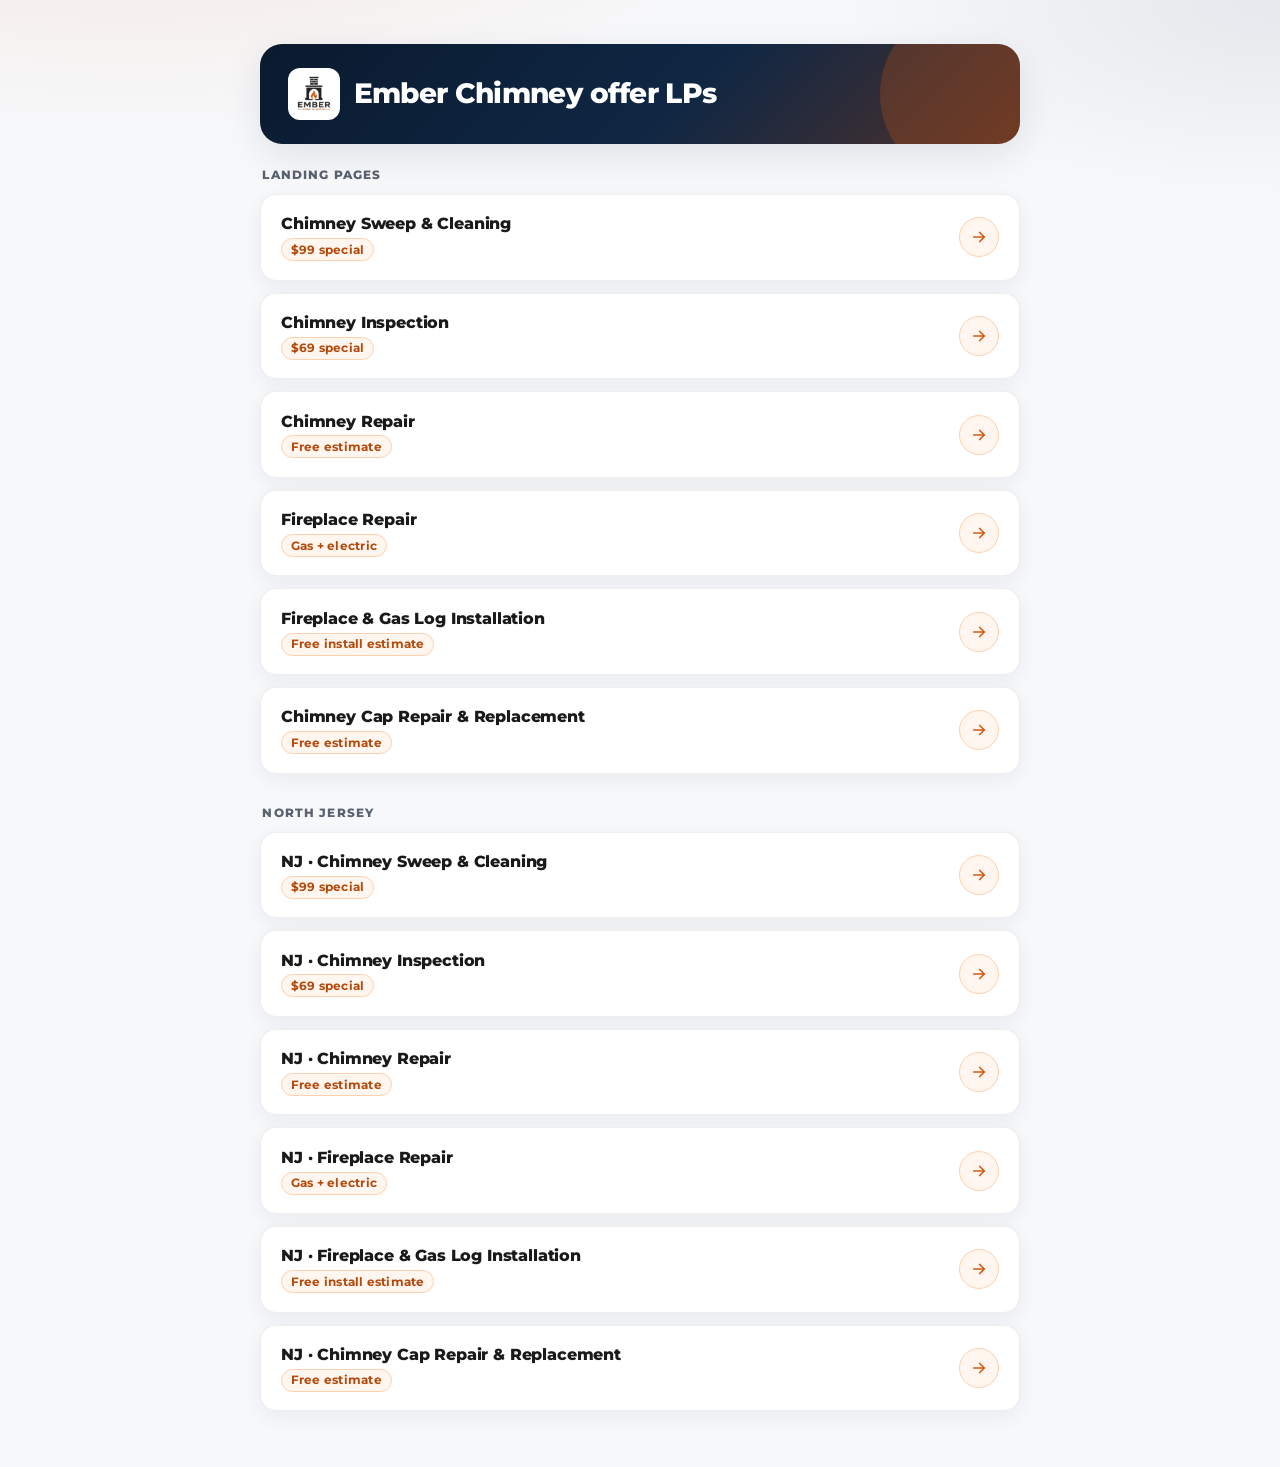
<file: index.html>
<!DOCTYPE html>
<html lang="en">
<head>
  <meta charset="utf-8">
  <meta name="viewport" content="width=device-width, initial-scale=1, viewport-fit=cover">
  <meta name="robots" content="noindex, nofollow">
  <meta name="theme-color" content="#0a1a2e">
  <title>Ember Chimney — Offer Landing Pages</title>
  <link rel="preconnect" href="https://fonts.googleapis.com">
  <link rel="preconnect" href="https://fonts.gstatic.com" crossorigin>
  <link href="https://fonts.googleapis.com/css2?family=Montserrat:wght@400;500;600;700;800&display=swap" rel="stylesheet">
  <style>
    :root {
      --brand: #d25910;
      --brand-dark: #b34a0c;
      --navy: #0f2744;
      --navy-deep: #0a1a2e;
      --ink: #1a1a1a;
      --muted: #5a6270;
      --line: #e6e8ec;
      --cream: #f7f8fa;
      --white: #fff;
      --shadow: 0 12px 36px rgba(15, 39, 68, 0.1);
      --radius: 16px;
      --ease: cubic-bezier(0.22, 1, 0.36, 1);
    }
    *, *::before, *::after { box-sizing: border-box; }
    body {
      margin: 0;
      min-height: 100vh;
      font-family: Montserrat, system-ui, sans-serif;
      color: var(--ink);
      background:
        radial-gradient(1200px 500px at 10% -10%, rgba(210, 89, 16, 0.12), transparent 55%),
        radial-gradient(900px 400px at 100% 0%, rgba(15, 39, 68, 0.08), transparent 50%),
        var(--cream);
      -webkit-font-smoothing: antialiased;
    }
    a { color: inherit; text-decoration: none; }

    .shell {
      width: min(100% - 2rem, 760px);
      margin: 0 auto;
      padding: 2.25rem 0 3.5rem;
    }

    .hero {
      background: linear-gradient(135deg, var(--navy-deep) 0%, var(--navy) 55%, #8a3a12 140%);
      border-radius: 22px;
      padding: 1.75rem 1.5rem 1.6rem;
      color: #fff;
      box-shadow: var(--shadow);
      margin-bottom: 1.5rem;
      position: relative;
      overflow: hidden;
    }
    .hero::after {
      content: "";
      position: absolute;
      right: -40px;
      top: -40px;
      width: 180px;
      height: 180px;
      border-radius: 50%;
      background: rgba(210, 89, 16, 0.25);
      pointer-events: none;
    }
    .hero-top {
      display: flex;
      align-items: center;
      gap: 0.85rem;
      position: relative;
      z-index: 1;
    }
    .hero-logo {
      width: 52px;
      height: 52px;
      border-radius: 12px;
      background: #fff;
      object-fit: contain;
      padding: 4px;
      flex-shrink: 0;
    }
    .hero h1 {
      margin: 0;
      font-size: clamp(1.35rem, 3.5vw, 1.75rem);
      font-weight: 800;
      letter-spacing: -0.02em;
      line-height: 1.2;
    }

    .section-label {
      font-size: 0.72rem;
      font-weight: 800;
      letter-spacing: 0.1em;
      text-transform: uppercase;
      color: var(--muted);
      margin: 0 0 0.75rem 0.15rem;
    }

    .lp-list {
      list-style: none;
      margin: 0;
      padding: 0;
      display: grid;
      gap: 0.75rem;
    }
    .lp-card {
      display: grid;
      grid-template-columns: 1fr auto;
      align-items: center;
      gap: 0.85rem 1rem;
      padding: 1.05rem 1.15rem;
      background: var(--white);
      border: 1px solid rgba(15, 39, 68, 0.08);
      border-radius: var(--radius);
      box-shadow: 0 6px 20px rgba(15, 39, 68, 0.06);
      transition: transform 0.2s var(--ease), box-shadow 0.2s var(--ease), border-color 0.2s var(--ease);
    }
    .lp-card:hover {
      transform: translateY(-2px);
      border-color: rgba(210, 89, 16, 0.35);
      box-shadow: 0 14px 32px rgba(15, 39, 68, 0.12);
    }
    .lp-card:focus-visible {
      outline: none;
      box-shadow: 0 0 0 3px rgba(210, 89, 16, 0.35);
    }
    .lp-title {
      margin: 0 0 0.3rem;
      font-size: 1.02rem;
      font-weight: 800;
      letter-spacing: -0.01em;
      color: var(--ink);
    }
    .lp-card:hover .lp-title { color: var(--brand); }
    .lp-meta {
      display: flex;
      flex-wrap: wrap;
      gap: 0.4rem;
      align-items: center;
    }
    .pill {
      display: inline-flex;
      align-items: center;
      padding: 0.22rem 0.55rem;
      border-radius: 999px;
      font-size: 0.72rem;
      font-weight: 700;
      letter-spacing: 0.02em;
    }
    .pill-offer {
      background: #fff6ef;
      color: var(--brand-dark);
      border: 1px solid #ffd0ad;
    }
    .lp-arrow {
      width: 40px;
      height: 40px;
      border-radius: 50%;
      display: grid;
      place-items: center;
      background: #fff6ef;
      color: var(--brand);
      border: 1px solid #ffd0ad;
      flex-shrink: 0;
      transition: background 0.2s var(--ease), color 0.2s var(--ease);
    }
    .lp-card:hover .lp-arrow {
      background: var(--brand);
      color: #fff;
      border-color: var(--brand);
    }
    .lp-arrow svg { width: 18px; height: 18px; }

    @media (min-width: 640px) {
      .shell { padding-top: 2.75rem; }
      .hero { padding: 1.5rem 1.75rem; }
      .lp-card { padding: 1.15rem 1.25rem; }
    }
  </style>
</head>
<body>
  <div class="shell">
    <header class="hero">
      <div class="hero-top">
        <img class="hero-logo" src="/assets/images/ember-logo.webp" alt="Ember Chimney" width="52" height="52">
        <h1>Ember Chimney offer LPs</h1>
      </div>
    </header>

    <p class="section-label">Landing pages</p>
    <ul class="lp-list">
      <li>
        <a class="lp-card" href="/offer/chimney-sweep/">
          <span>
            <p class="lp-title">Chimney Sweep &amp; Cleaning</p>
            <span class="lp-meta">
              <span class="pill pill-offer">$99 special</span>
            </span>
          </span>
          <span class="lp-arrow" aria-hidden="true">
            <svg viewBox="0 0 24 24" fill="none" stroke="currentColor" stroke-width="2.2" stroke-linecap="round" stroke-linejoin="round"><path d="M5 12h14"/><path d="m13 6 6 6-6 6"/></svg>
          </span>
        </a>
      </li>
      <li>
        <a class="lp-card" href="/offer/chimney-inspection/">
          <span>
            <p class="lp-title">Chimney Inspection</p>
            <span class="lp-meta">
              <span class="pill pill-offer">$69 special</span>
            </span>
          </span>
          <span class="lp-arrow" aria-hidden="true">
            <svg viewBox="0 0 24 24" fill="none" stroke="currentColor" stroke-width="2.2" stroke-linecap="round" stroke-linejoin="round"><path d="M5 12h14"/><path d="m13 6 6 6-6 6"/></svg>
          </span>
        </a>
      </li>
      <li>
        <a class="lp-card" href="/offer/chimney-repair/">
          <span>
            <p class="lp-title">Chimney Repair</p>
            <span class="lp-meta">
              <span class="pill pill-offer">Free estimate</span>
            </span>
          </span>
          <span class="lp-arrow" aria-hidden="true">
            <svg viewBox="0 0 24 24" fill="none" stroke="currentColor" stroke-width="2.2" stroke-linecap="round" stroke-linejoin="round"><path d="M5 12h14"/><path d="m13 6 6 6-6 6"/></svg>
          </span>
        </a>
      </li>
      <li>
        <a class="lp-card" href="/offer/fireplace-repair/">
          <span>
            <p class="lp-title">Fireplace Repair</p>
            <span class="lp-meta">
              <span class="pill pill-offer">Gas + electric</span>
            </span>
          </span>
          <span class="lp-arrow" aria-hidden="true">
            <svg viewBox="0 0 24 24" fill="none" stroke="currentColor" stroke-width="2.2" stroke-linecap="round" stroke-linejoin="round"><path d="M5 12h14"/><path d="m13 6 6 6-6 6"/></svg>
          </span>
        </a>
      </li>
      <li>
        <a class="lp-card" href="/offer/fireplace-installation/">
          <span>
            <p class="lp-title">Fireplace &amp; Gas Log Installation</p>
            <span class="lp-meta">
              <span class="pill pill-offer">Free install estimate</span>
            </span>
          </span>
          <span class="lp-arrow" aria-hidden="true">
            <svg viewBox="0 0 24 24" fill="none" stroke="currentColor" stroke-width="2.2" stroke-linecap="round" stroke-linejoin="round"><path d="M5 12h14"/><path d="m13 6 6 6-6 6"/></svg>
          </span>
        </a>
      </li>
      <li>
        <a class="lp-card" href="/offer/chimney-cap/">
          <span>
            <p class="lp-title">Chimney Cap Repair &amp; Replacement</p>
            <span class="lp-meta">
              <span class="pill pill-offer">Free estimate</span>
            </span>
          </span>
          <span class="lp-arrow" aria-hidden="true">
            <svg viewBox="0 0 24 24" fill="none" stroke="currentColor" stroke-width="2.2" stroke-linecap="round" stroke-linejoin="round"><path d="M5 12h14"/><path d="m13 6 6 6-6 6"/></svg>
          </span>
        </a>
      </li>
    </ul>

    <p class="section-label" style="margin-top:2rem">North Jersey</p>
    <ul class="lp-list">
      <li>
        <a class="lp-card" href="/nj/offer/chimney-sweep/">
          <span>
            <p class="lp-title">NJ · Chimney Sweep &amp; Cleaning</p>
            <span class="lp-meta"><span class="pill pill-offer">$99 special</span></span>
          </span>
          <span class="lp-arrow" aria-hidden="true">
            <svg viewBox="0 0 24 24" fill="none" stroke="currentColor" stroke-width="2.2" stroke-linecap="round" stroke-linejoin="round"><path d="M5 12h14"/><path d="m13 6 6 6-6 6"/></svg>
          </span>
        </a>
      </li>
      <li>
        <a class="lp-card" href="/nj/offer/chimney-inspection/">
          <span>
            <p class="lp-title">NJ · Chimney Inspection</p>
            <span class="lp-meta"><span class="pill pill-offer">$69 special</span></span>
          </span>
          <span class="lp-arrow" aria-hidden="true">
            <svg viewBox="0 0 24 24" fill="none" stroke="currentColor" stroke-width="2.2" stroke-linecap="round" stroke-linejoin="round"><path d="M5 12h14"/><path d="m13 6 6 6-6 6"/></svg>
          </span>
        </a>
      </li>
      <li>
        <a class="lp-card" href="/nj/offer/chimney-repair/">
          <span>
            <p class="lp-title">NJ · Chimney Repair</p>
            <span class="lp-meta"><span class="pill pill-offer">Free estimate</span></span>
          </span>
          <span class="lp-arrow" aria-hidden="true">
            <svg viewBox="0 0 24 24" fill="none" stroke="currentColor" stroke-width="2.2" stroke-linecap="round" stroke-linejoin="round"><path d="M5 12h14"/><path d="m13 6 6 6-6 6"/></svg>
          </span>
        </a>
      </li>
      <li>
        <a class="lp-card" href="/nj/offer/fireplace-repair/">
          <span>
            <p class="lp-title">NJ · Fireplace Repair</p>
            <span class="lp-meta"><span class="pill pill-offer">Gas + electric</span></span>
          </span>
          <span class="lp-arrow" aria-hidden="true">
            <svg viewBox="0 0 24 24" fill="none" stroke="currentColor" stroke-width="2.2" stroke-linecap="round" stroke-linejoin="round"><path d="M5 12h14"/><path d="m13 6 6 6-6 6"/></svg>
          </span>
        </a>
      </li>
      <li>
        <a class="lp-card" href="/nj/offer/fireplace-installation/">
          <span>
            <p class="lp-title">NJ · Fireplace &amp; Gas Log Installation</p>
            <span class="lp-meta"><span class="pill pill-offer">Free install estimate</span></span>
          </span>
          <span class="lp-arrow" aria-hidden="true">
            <svg viewBox="0 0 24 24" fill="none" stroke="currentColor" stroke-width="2.2" stroke-linecap="round" stroke-linejoin="round"><path d="M5 12h14"/><path d="m13 6 6 6-6 6"/></svg>
          </span>
        </a>
      </li>
      <li>
        <a class="lp-card" href="/nj/offer/chimney-cap/">
          <span>
            <p class="lp-title">NJ · Chimney Cap Repair &amp; Replacement</p>
            <span class="lp-meta"><span class="pill pill-offer">Free estimate</span></span>
          </span>
          <span class="lp-arrow" aria-hidden="true">
            <svg viewBox="0 0 24 24" fill="none" stroke="currentColor" stroke-width="2.2" stroke-linecap="round" stroke-linejoin="round"><path d="M5 12h14"/><path d="m13 6 6 6-6 6"/></svg>
          </span>
        </a>
      </li>
    </ul>

  </div>
</body>
</html>
</file>
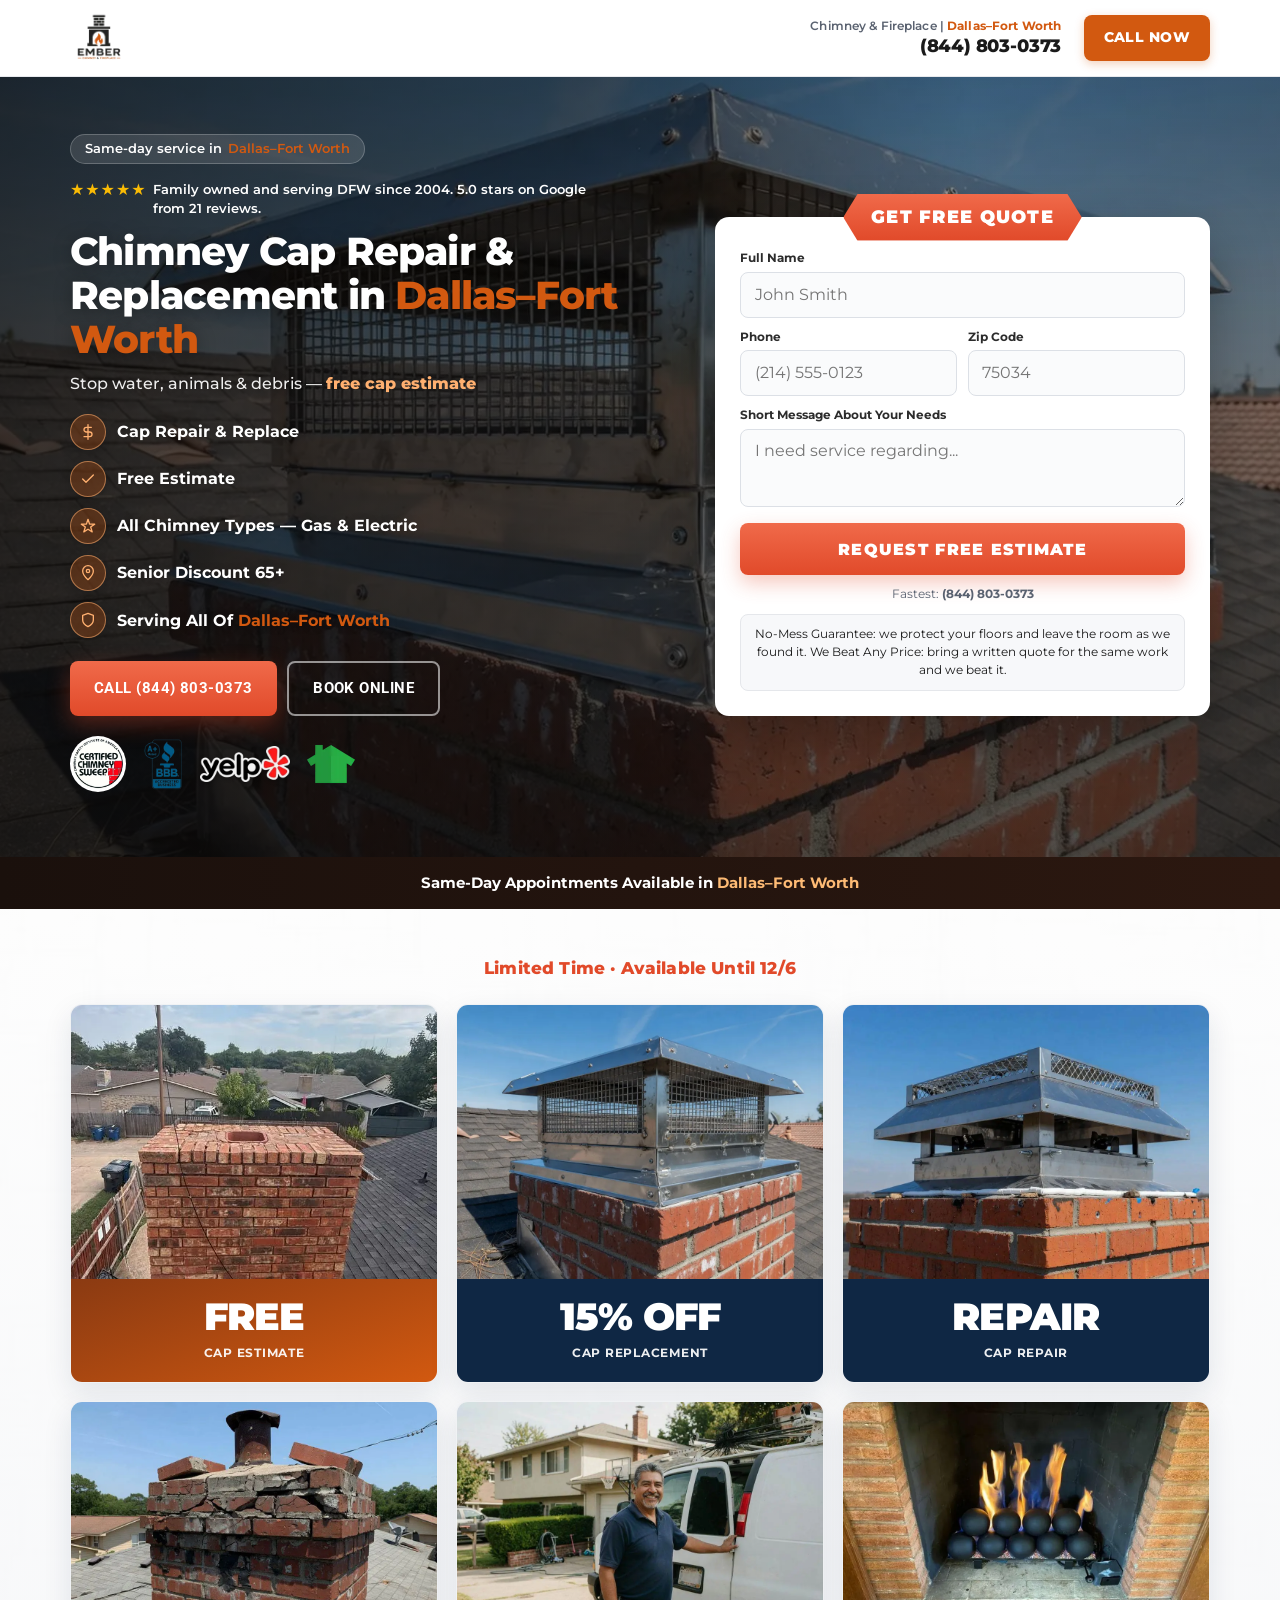
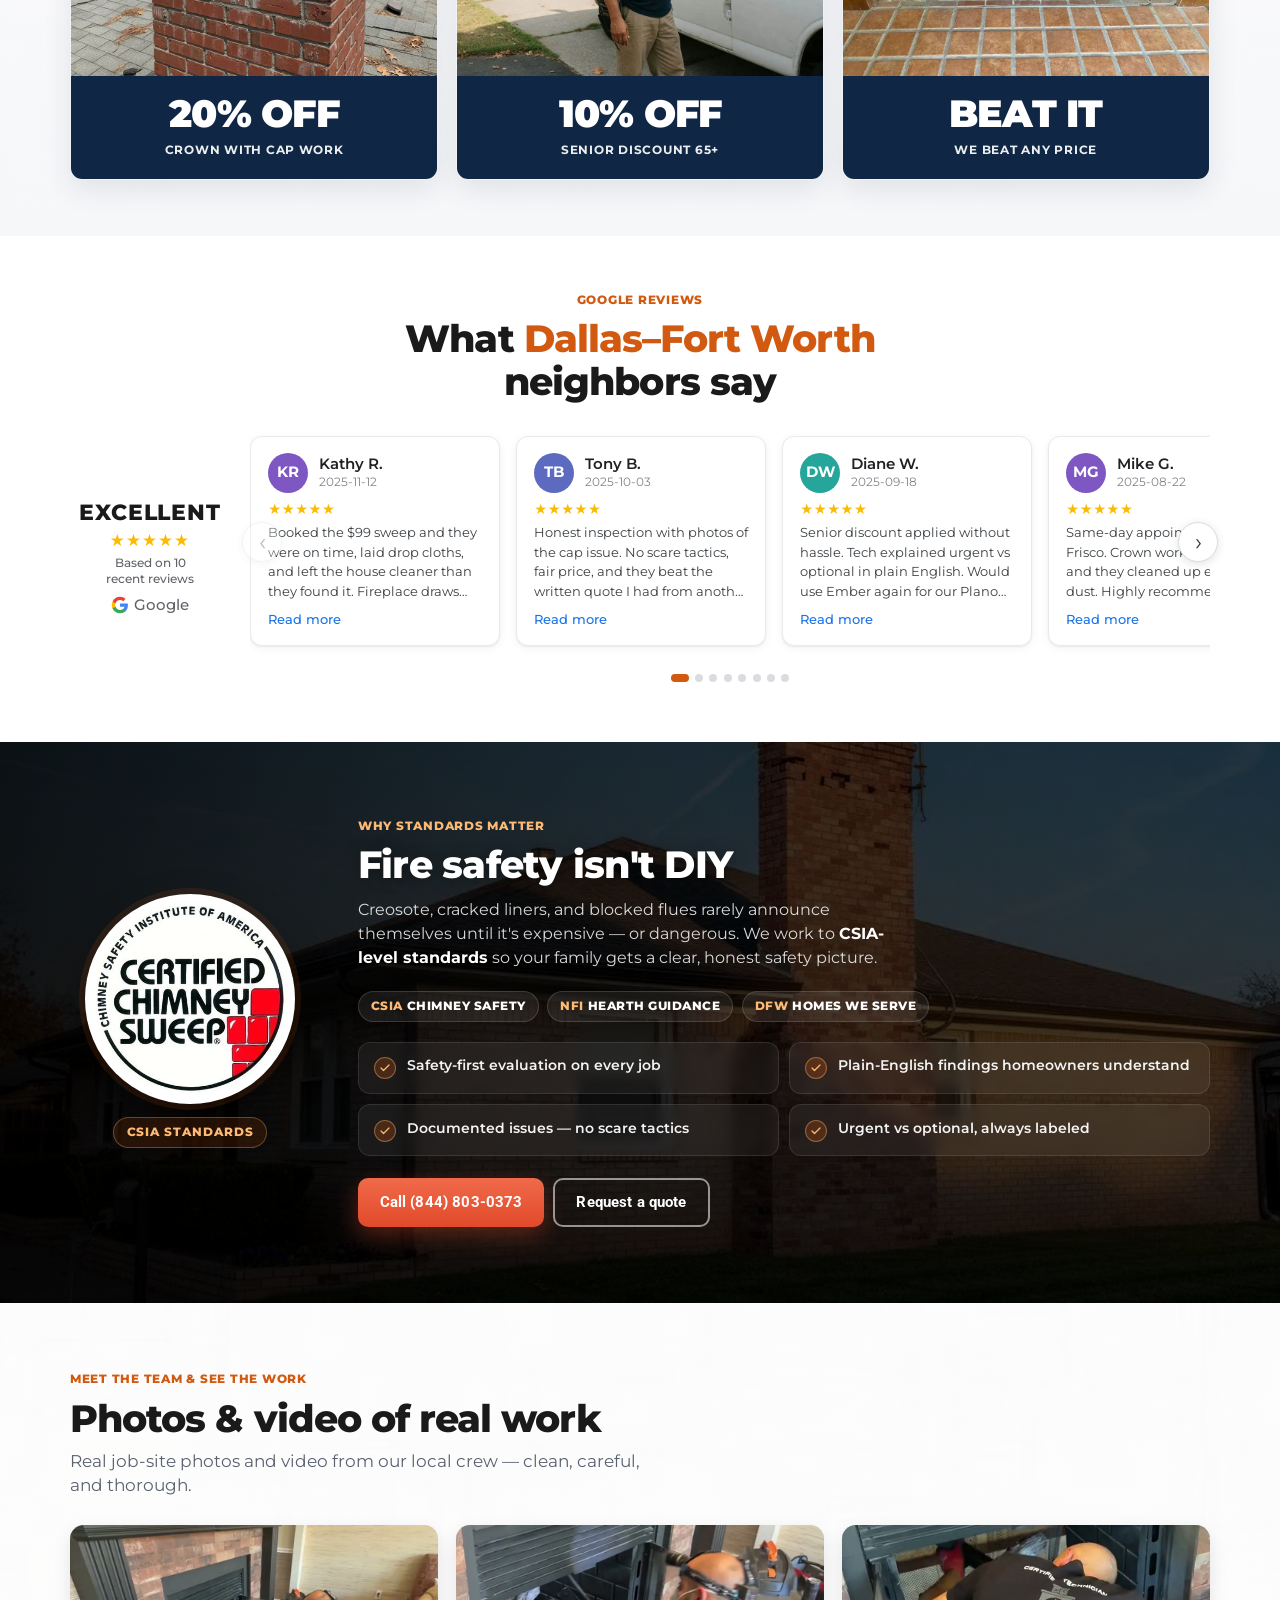
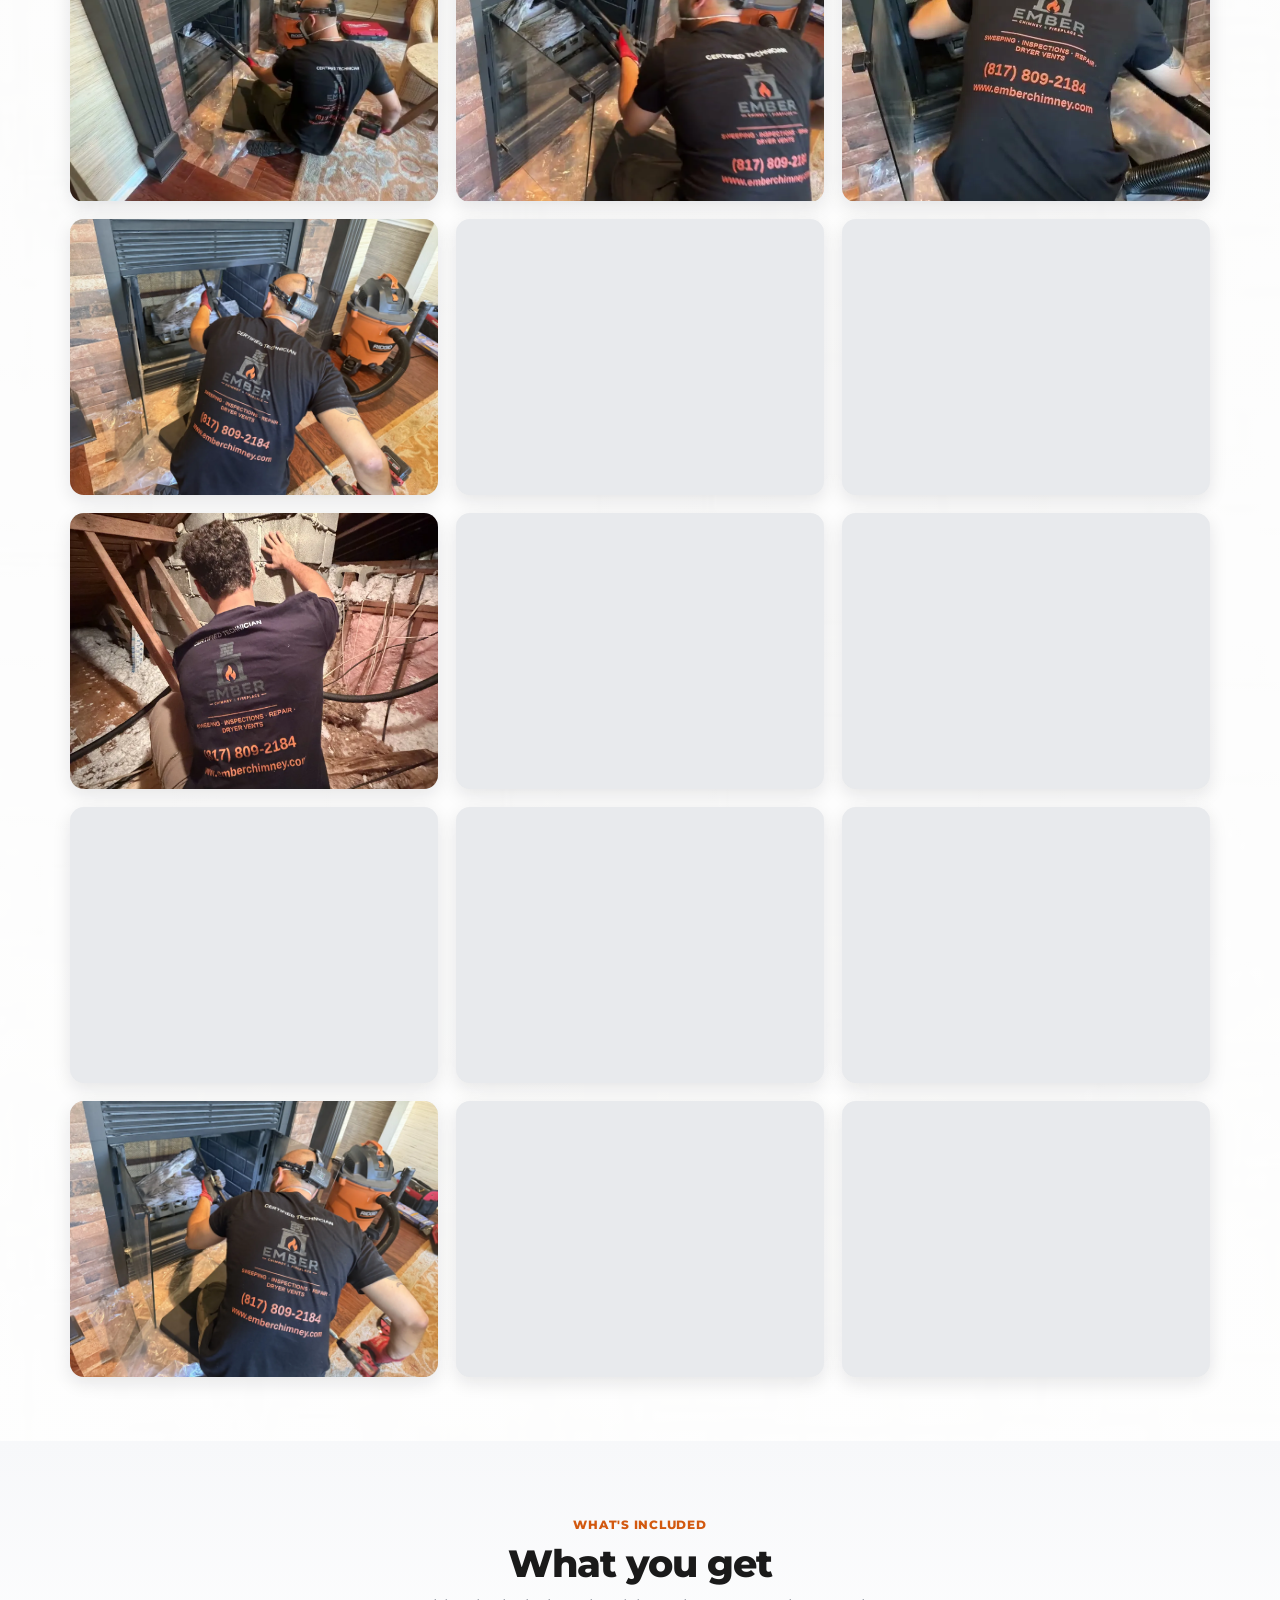
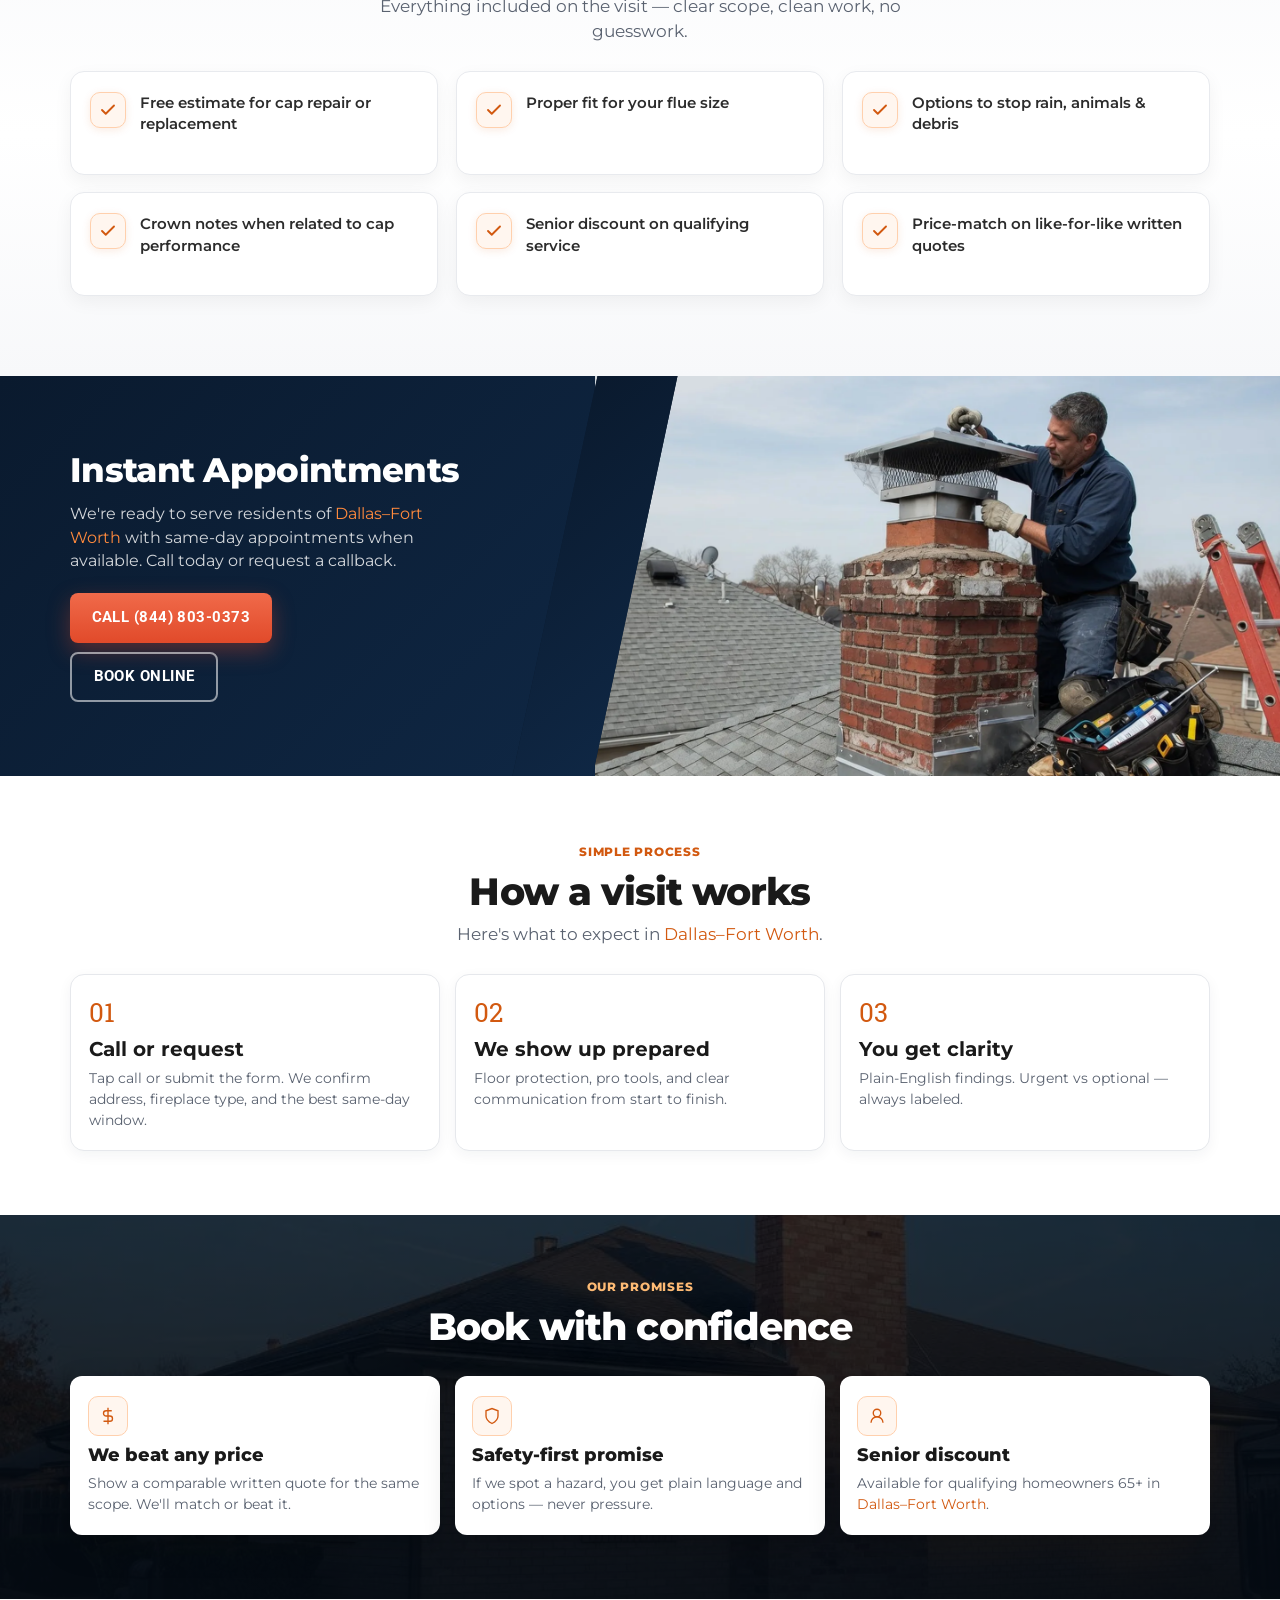
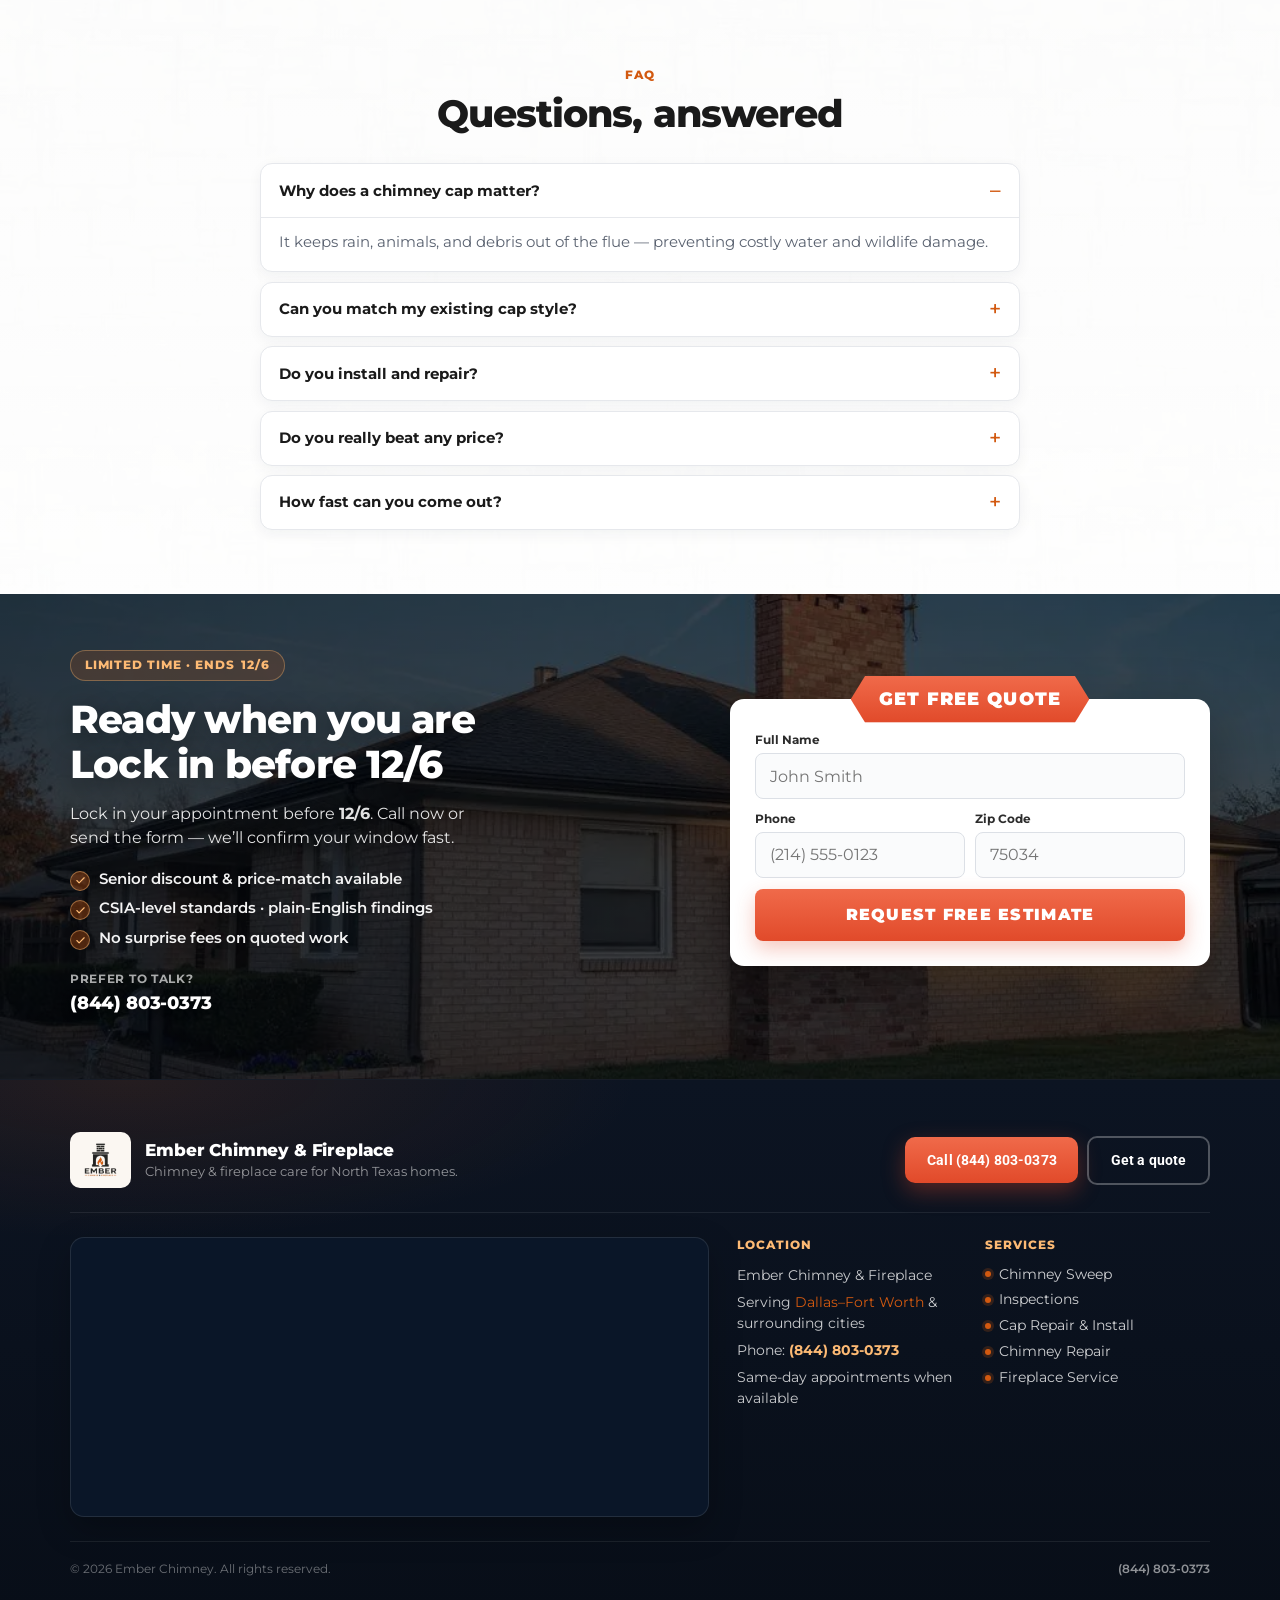
<file: offer/chimney-cap/index.html>
<!DOCTYPE html>
<html lang="en">
<head>
  <meta charset="utf-8">
  <meta name="viewport" content="width=device-width, initial-scale=1, viewport-fit=cover">
  <!-- Page 5/5 · chimney-cap -->
  <title>Chimney Cap Repair & Replacement in Dallas–Fort Worth | Free Estimate | Ember Chimney</title>
  <meta name="description" content="Chimney Cap Repair & Replacement in Dallas–Fort Worth. Free estimate, senior discount, we beat any price.">
  <meta name="robots" content="noindex, nofollow">
  <meta name="googlebot" content="noindex, nofollow">
  <meta name="theme-color" content="#0a1a2e">
  <meta name="format-detection" content="telephone=yes">
  <link rel="preconnect" href="https://fonts.googleapis.com">
  <link rel="preconnect" href="https://fonts.gstatic.com" crossorigin>
  <link href="https://fonts.googleapis.com/css2?family=Montserrat:wght@400;500;600;700;800&family=Roboto:wght@400;500;700&family=Roboto+Slab:wght@400;600;700&display=swap" rel="stylesheet">
  <link rel="stylesheet" href="../../assets/css/lp.css?v=33">
  <!-- Google tag (gtag.js) -->
  <script async src="https://www.googletagmanager.com/gtag/js?id=AW-18337676973"></script>
  <script>
    window.dataLayer = window.dataLayer || [];
    function gtag(){dataLayer.push(arguments);}
    gtag('js', new Date());
    gtag('config', 'AW-18337676973');
  </script>
  <!-- CallRail: early load so gclid session is ready before numbers paint -->
  <link rel="preconnect" href="https://cdn.callrail.com" crossorigin>
  <link rel="dns-prefetch" href="https://cdn.callrail.com">
</head>
<body class="lp-canvas">
  <a class="skip-link" href="#book">Skip to quote form</a>

  <header class="site-header" data-header>
    <div class="wrap header-inner">
      <div class="brand">
        <img class="brand-logo" src="../../assets/images/ember-logo.webp" alt="Ember Chimney &amp; Fireplace" width="200" height="56" decoding="async">
      </div>
      <div class="header-local">
        <span class="header-local-label">Chimney &amp; Fireplace | <span class="city">Dallas–Fort Worth</span></span>
        <a class="header-local-phone" href="tel:+18448030373">(844) 803-0373</a>
      </div>
      <a class="header-call" href="tel:+18448030373">Call Now</a>
    </div>
  </header>

  <main>
    <section class="hero-atlas" aria-label="Hero">
      <div class="hero-atlas-bg" style="background-image:url('../../assets/images/photos/hero-cap.webp?v=4')"></div>
      <div class="wrap">
        <div class="hero-left">
          <div class="hero-badge" style="display:inline-flex;align-items:center;gap:.4rem;background:rgba(255,255,255,.12);border:1px solid rgba(255,255,255,.22);border-radius:999px;padding:.35rem .85rem;font-size:.82rem;font-weight:600;margin-bottom:1rem;color:#fff">
            Same-day service in <span class="city">Dallas–Fort Worth</span>
          </div>
          <p class="hero-review-line" style="display:flex;align-items:flex-start;gap:.4rem;margin:0 0 .85rem;max-width:34rem;font-size:.84rem;line-height:1.35;font-weight:600;color:#fff">
            <span aria-hidden="true" style="color:#fabb05;letter-spacing:.06em;flex-shrink:0;font-size:1rem;line-height:1.2">★★★★★</span>
            <span>Family owned and serving DFW since 2004. 5.0 stars on Google from 21 reviews.</span>
          </p>
          <h1 class="display h1" style="color:#fff;font-size:clamp(1.65rem,4vw,2.45rem);font-weight:800;line-height:1.12;margin:0 0 .65rem"><span class="svc">Chimney Cap Repair &amp; Replacement</span> in <span class="city">Dallas–Fort Worth</span></h1>
          <p class="sub">Stop water, animals &amp; debris — <em>free cap estimate</em></p>
          <ul class="hero-bullets">
            <li><span class="ico"><svg viewBox="0 0 24 24" fill="none" stroke="currentColor" stroke-width="2" stroke-linecap="round" stroke-linejoin="round" aria-hidden="true"><path d="M12 1v22"/><path d="M17 5H9.5a3.5 3.5 0 0 0 0 7h5a3.5 3.5 0 0 1 0 7H6"/></svg></span><span>Cap Repair &amp; Replace</span></li>
            <li><span class="ico"><svg viewBox="0 0 24 24" fill="none" stroke="currentColor" stroke-width="2" stroke-linecap="round" stroke-linejoin="round" aria-hidden="true"><path d="M20 6 9 17l-5-5"/></svg></span><span>Free Estimate</span></li>
            <li><span class="ico"><svg viewBox="0 0 24 24" fill="none" stroke="currentColor" stroke-width="2" stroke-linecap="round" stroke-linejoin="round" aria-hidden="true"><path d="M12 2l2.4 7.2H22l-6 4.4 2.3 7.2L12 16.8 5.7 20.8 8 13.6 2 9.2h7.6z"/></svg></span><span>All Chimney Types — Gas &amp; Electric</span></li>
            <li><span class="ico"><svg viewBox="0 0 24 24" fill="none" stroke="currentColor" stroke-width="2" stroke-linecap="round" stroke-linejoin="round" aria-hidden="true"><path d="M12 22s8-7 8-13a8 8 0 1 0-16 0c0 6 8 13 8 13z"/><circle cx="12" cy="9" r="2.5"/></svg></span><span>Senior Discount 65+</span></li>
            <li><span class="ico"><svg viewBox="0 0 24 24" fill="none" stroke="currentColor" stroke-width="2" stroke-linecap="round" stroke-linejoin="round" aria-hidden="true"><path d="M12 22s8-4 8-10V5l-8-3-8 3v7c0 6 8 10 8 10z"/></svg></span><span>Serving All Of <span class="city">Dallas–Fort Worth</span></span></li>
          </ul>
          <div class="hero-actions">
            <a class="btn btn-coral btn-lg" href="tel:+18448030373">Call (844) 803-0373</a>
            <a class="btn btn-ghost btn-lg" href="#book">Book Online</a>
          </div>
          <div class="hero-mini-badges" aria-label="Trust badges">
            <img src="../../assets/images/badges/CSIA-Badge.webp" alt="CSIA Certified Chimney Sweep" width="80" height="80" loading="lazy">
            <img src="../../assets/images/badges/bbb.webp" alt="BBB Accredited Business" width="60" height="80" loading="lazy">
            <img src="../../assets/images/badges/yelp-logo.webp" alt="Yelp" width="120" height="40" class="badge-yelp" loading="lazy">
            <img src="../../assets/images/badges/nextdoor-logo.webp" alt="Nextdoor" width="48" height="48" class="badge-nextdoor" loading="lazy">
          </div>
        </div>

        <aside class="quote-card" id="book" aria-label="Get a free quote">
          <div class="quote-ribbon">Get Free Quote</div>
          <form data-lp-form data-service="chimney-cap" action="#" method="post" novalidate>
            <div class="field">
              <label for="name">Full Name</label>
              <input id="name" name="name" type="text" autocomplete="name" placeholder="John Smith" required>
            </div>
            <div class="form-row two">
              <div class="field">
                <label for="phone">Phone</label>
                <input id="phone" name="phone" type="tel" autocomplete="tel" inputmode="tel" placeholder="(214) 555-0123" required>
              </div>
              <div class="field">
                <label for="zip">Zip Code</label>
                <input id="zip" name="zip" type="text" inputmode="numeric" autocomplete="postal-code" maxlength="10" placeholder="75034" required>
              </div>
            </div>
            <div class="field">
              <label for="msg">Short Message About Your Needs</label>
              <textarea id="msg" name="message" placeholder="I need service regarding..."></textarea>
            </div>
            <button class="btn-send" type="submit">Request Free Estimate</button>
            <p class="form-status" role="status" aria-live="polite"></p>
            <p class="form-note" style="margin-top:.65rem;font-size:.78rem;color:var(--muted);text-align:center">Fastest: <a href="tel:+18448030373"><strong>(844) 803-0373</strong></a></p>
            <p class="ad-guarantee" style="margin:.7rem 0 0;padding:.65rem .75rem;font-size:.78rem;line-height:1.45;text-align:center;color:var(--ink);background:#f7f8fa;border:1px solid #e5e7eb;border-radius:8px">No-Mess Guarantee: we protect your floors and leave the room as we found it. We Beat Any Price: bring a written quote for the same work and we beat it.</p>
          </form>
        </aside>
      </div>
    </section>

    <div class="appt-band">
      <div class="wrap">
        Same-Day Appointments Available in <span class="city">Dallas–Fort Worth</span>
      </div>
    </div>

    <!-- Offers / discounts (Atlas-style) -->
    <section class="offers-atlas" id="offers">
      <div class="wrap">
        <p class="offers-date">Limited Time · Available Until <span data-offer-end>7/27</span></p>
                <div class="deal-grid">
          <article class="deal-card featured">
            <a class="deal-link" href="#book">
              <div class="deal-photo">
                <img src="../../assets/images/photos/work-real-12.webp" alt="Free chimney cap estimate" width="640" height="480" loading="lazy" decoding="async">
              </div>
              <div class="deal-body">
                <div class="deal-amount">FREE</div>
                <div class="deal-label">Cap Estimate</div>
              </div>
            </a>
          </article>
          <article class="deal-card">
            <a class="deal-link" href="#book">
              <div class="deal-photo">
                <img src="../../assets/images/photos/gen-cap-new.webp" alt="15% off chimney cap replacement" width="640" height="480" loading="lazy" decoding="async">
              </div>
              <div class="deal-body">
                <div class="deal-amount">15% OFF</div>
                <div class="deal-label">Cap Replacement</div>
              </div>
            </a>
          </article>
          <article class="deal-card">
            <a class="deal-link" href="#book">
              <div class="deal-photo">
                <img src="../../assets/images/photos/cap-repair-offer.webp" alt="Chimney cap repair" width="640" height="480" loading="lazy" decoding="async">
              </div>
              <div class="deal-body">
                <div class="deal-amount">REPAIR</div>
                <div class="deal-label">Cap Repair</div>
              </div>
            </a>
          </article>
          <article class="deal-card">
            <a class="deal-link" href="#book">
              <div class="deal-photo">
                <img src="../../assets/images/photos/crown-repair-offer.webp" alt="20% off crown with cap work" width="640" height="480" loading="lazy" decoding="async">
              </div>
              <div class="deal-body">
                <div class="deal-amount">20% OFF</div>
                <div class="deal-label">Crown With Cap Work</div>
              </div>
            </a>
          </article>
          <article class="deal-card">
            <a class="deal-link" href="tel:+18448030373">
              <div class="deal-photo">
                <img src="../../assets/images/photos/owner-local.webp" alt="Senior Discount 65+" width="640" height="480" loading="lazy" decoding="async">
              </div>
              <div class="deal-body">
                <div class="deal-amount">10% OFF</div>
                <div class="deal-label">Senior Discount 65+</div>
              </div>
            </a>
          </article>
          <article class="deal-card">
            <a class="deal-link" href="tel:+18448030373">
              <div class="deal-photo">
                <img src="../../assets/images/photos/deal-job.webp" alt="Price match — we beat any price" width="640" height="480" loading="lazy" decoding="async">
              </div>
              <div class="deal-body">
                <div class="deal-amount">BEAT IT</div>
                <div class="deal-label">We Beat Any Price</div>
              </div>
            </a>
          </article>
        </div>
      </div>
    </section>
    <!-- Google reviews slider -->
    <section class="reviews-atlas" id="reviews">
      <div class="wrap">
        <div class="section-head center">
          <div class="eyebrow">Google reviews</div>
          <h2 class="display h2">What <span class="city">Dallas–Fort Worth</span> neighbors say</h2>
        </div>
        <div class="google-reviews-slider" data-reviews-slider>
          <div class="google-excellent">
            <div class="ge-label">Excellent</div>
            <div class="ge-stars" aria-label="5 out of 5 stars">★★★★★</div>
            <div class="ge-based">Based on 10<br>recent reviews</div>
            <div class="ge-google">
              <svg viewBox="0 0 24 24" aria-hidden="true"><path fill="#4285F4" d="M22.56 12.25c0-.78-.07-1.53-.2-2.25H12v4.26h5.92c-.26 1.37-1.04 2.53-2.21 3.31v2.77h3.57c2.08-1.92 3.28-4.74 3.28-8.09z"/><path fill="#34A853" d="M12 23c2.97 0 5.46-.98 7.28-2.66l-3.57-2.77c-.98.66-2.23 1.06-3.71 1.06-2.86 0-5.29-1.93-6.16-4.53H2.18v2.84C3.99 20.53 7.7 23 12 23z"/><path fill="#FBBC05" d="M5.84 14.09c-.22-.66-.35-1.36-.35-2.09s.13-1.43.35-2.09V7.07H2.18C1.43 8.55 1 10.22 1 12s.43 3.45 1.18 4.93l2.85-2.22.81-.62z"/><path fill="#EA4335" d="M12 5.38c1.62 0 3.06.56 4.21 1.64l3.15-3.15C17.45 2.09 14.97 1 12 1 7.7 1 3.99 3.47 2.18 7.07l3.66 2.84c.87-2.6 3.3-4.53 6.16-4.53z"/></svg>
              Google
            </div>
          </div>
          <div class="g-slider-viewport">
            <button type="button" class="g-slider-btn g-slider-prev" data-slider-prev aria-label="Previous reviews">‹</button>
            <div class="google-reviews-track" data-slider-track>
          <article class="g-review-card" role="group" aria-label="Review by Kathy R.">
            <div class="g-review-top">
              <div class="g-review-avatar c1" aria-hidden="true">KR</div>
              <div class="g-review-meta">
                <strong>Kathy R.</strong>
                <time datetime="2025-11-12">2025-11-12</time>
              </div>
            </div>
            <div class="g-review-stars" aria-label="5 stars">★★★★★</div>
            <blockquote>Booked the $99 sweep and they were on time, laid drop cloths, and left the house cleaner than they found it. Fireplace draws great now.</blockquote>
            <button type="button" class="g-review-more" data-review-more>Read more</button>
          </article>
          <article class="g-review-card" role="group" aria-label="Review by Tony B.">
            <div class="g-review-top">
              <div class="g-review-avatar c2" aria-hidden="true">TB</div>
              <div class="g-review-meta">
                <strong>Tony B.</strong>
                <time datetime="2025-10-03">2025-10-03</time>
              </div>
            </div>
            <div class="g-review-stars" aria-label="5 stars">★★★★★</div>
            <blockquote>Honest inspection with photos of the cap issue. No scare tactics, fair price, and they beat the written quote I had from another company.</blockquote>
            <button type="button" class="g-review-more" data-review-more>Read more</button>
          </article>
          <article class="g-review-card" role="group" aria-label="Review by Diane W.">
            <div class="g-review-top">
              <div class="g-review-avatar c3" aria-hidden="true">DW</div>
              <div class="g-review-meta">
                <strong>Diane W.</strong>
                <time datetime="2025-09-18">2025-09-18</time>
              </div>
            </div>
            <div class="g-review-stars" aria-label="5 stars">★★★★★</div>
            <blockquote>Senior discount applied without hassle. Tech explained urgent vs optional in plain English. Would use Ember again for our Plano home.</blockquote>
            <button type="button" class="g-review-more" data-review-more>Read more</button>
          </article>
          <article class="g-review-card" role="group" aria-label="Review by Mike G.">
            <div class="g-review-top">
              <div class="g-review-avatar c1" aria-hidden="true">MG</div>
              <div class="g-review-meta">
                <strong>Mike G.</strong>
                <time datetime="2025-08-22">2025-08-22</time>
              </div>
            </div>
            <div class="g-review-stars" aria-label="5 stars">★★★★★</div>
            <blockquote>Same-day appointment in Frisco. Crown work looks solid and they cleaned up every bit of dust. Highly recommend.</blockquote>
            <button type="button" class="g-review-more" data-review-more>Read more</button>
          </article>
          <article class="g-review-card" role="group" aria-label="Review by Jennifer S.">
            <div class="g-review-top">
              <div class="g-review-avatar c2" aria-hidden="true">JS</div>
              <div class="g-review-meta">
                <strong>Jennifer S.</strong>
                <time datetime="2025-08-05">2025-08-05</time>
              </div>
            </div>
            <div class="g-review-stars" aria-label="5 stars">★★★★★</div>
            <blockquote>Had animals in the flue — new cap install was quick and the price matched what they quoted on the phone. Professional crew.</blockquote>
            <button type="button" class="g-review-more" data-review-more>Read more</button>
          </article>
          <article class="g-review-card" role="group" aria-label="Review by Chris P.">
            <div class="g-review-top">
              <div class="g-review-avatar c3" aria-hidden="true">CP</div>
              <div class="g-review-meta">
                <strong>Chris P.</strong>
                <time datetime="2025-07-19">2025-07-19</time>
              </div>
            </div>
            <div class="g-review-stars" aria-label="5 stars">★★★★★</div>
            <blockquote>Gas fireplace was acting up. They diagnosed it on site, fixed it same visit, and walked me through maintenance tips.</blockquote>
            <button type="button" class="g-review-more" data-review-more>Read more</button>
          </article>
          <article class="g-review-card" role="group" aria-label="Review by Amy M.">
            <div class="g-review-top">
              <div class="g-review-avatar c1" aria-hidden="true">AM</div>
              <div class="g-review-meta">
                <strong>Amy M.</strong>
                <time datetime="2025-06-28">2025-06-28</time>
              </div>
            </div>
            <div class="g-review-stars" aria-label="5 stars">★★★★★</div>
            <blockquote>Used Ember for chimney repair after a storm. Clear options, no pressure, and the price-match promise was real.</blockquote>
            <button type="button" class="g-review-more" data-review-more>Read more</button>
          </article>
          <article class="g-review-card" role="group" aria-label="Review by Ron H.">
            <div class="g-review-top">
              <div class="g-review-avatar c2" aria-hidden="true">RH</div>
              <div class="g-review-meta">
                <strong>Ron H.</strong>
                <time datetime="2025-06-02">2025-06-02</time>
              </div>
            </div>
            <div class="g-review-stars" aria-label="5 stars">★★★★★</div>
            <blockquote>Inspection was thorough. Got photos of liner wear and a written plan. Felt like a neighbor helping, not a sales pitch.</blockquote>
            <button type="button" class="g-review-more" data-review-more>Read more</button>
          </article>
          <article class="g-review-card" role="group" aria-label="Review by Lisa C.">
            <div class="g-review-top">
              <div class="g-review-avatar c3" aria-hidden="true">LC</div>
              <div class="g-review-meta">
                <strong>Lisa C.</strong>
                <time datetime="2025-05-14">2025-05-14</time>
              </div>
            </div>
            <div class="g-review-stars" aria-label="5 stars">★★★★★</div>
            <blockquote>Called for a sweep before winter. On time, respectful of our floors, and the $99 special was exactly as advertised.</blockquote>
            <button type="button" class="g-review-more" data-review-more>Read more</button>
          </article>
          <article class="g-review-card" role="group" aria-label="Review by Brian D.">
            <div class="g-review-top">
              <div class="g-review-avatar c1" aria-hidden="true">BD</div>
              <div class="g-review-meta">
                <strong>Brian D.</strong>
                <time datetime="2025-04-30">2025-04-30</time>
              </div>
            </div>
            <div class="g-review-stars" aria-label="5 stars">★★★★★</div>
            <blockquote>McKinney homeowner here — great communication from booking to finish. Will call them for the next inspection too.</blockquote>
            <button type="button" class="g-review-more" data-review-more>Read more</button>
          </article>
            </div>
            <button type="button" class="g-slider-btn g-slider-next" data-slider-next aria-label="Next reviews">›</button>
          </div>
          <div class="g-slider-dots" data-slider-dots aria-hidden="true"></div>
        </div>
      </div>
    </section>


    <!-- CSIA emphasis -->
    <section class="csia-emphasis" id="csia">
      <div class="csia-emphasis-bg" style="background-image:url('../../assets/images/photos/hero-chimney-home.webp?v=2')" aria-hidden="true"></div>
      <div class="wrap">
        <div class="csia-seal-wrap">
          <div class="csia-seal-ring">
            <img src="../../assets/images/badges/CSIA-Badge.webp" alt="CSIA Certified Chimney Sweep" width="200" height="200" loading="lazy" decoding="async">
          </div>
          <span class="csia-seal-tag">CSIA standards</span>
        </div>
        <div class="csia-copy">
          <div class="eyebrow">Why standards matter</div>
          <h2>Fire safety isn't DIY</h2>
          <p>Creosote, cracked liners, and blocked flues rarely announce themselves until it's expensive — or dangerous. We work to <strong>CSIA-level standards</strong> so your family gets a clear, honest safety picture.</p>
          <div class="csia-meta">
            <span class="csia-chip"><strong>CSIA</strong> chimney safety</span>
            <span class="csia-chip"><strong>NFI</strong> hearth guidance</span>
            <span class="csia-chip"><strong>DFW</strong> homes we serve</span>
          </div>
          <ul class="csia-points">
            <li>Safety-first evaluation on every job</li>
            <li>Plain-English findings homeowners understand</li>
            <li>Documented issues — no scare tactics</li>
            <li>Urgent vs optional, always labeled</li>
          </ul>
          <div class="csia-actions">
            <a class="btn btn-coral" href="tel:+18448030373">Call (844) 803-0373</a>
            <a class="btn btn-ghost" href="#book">Request a quote</a>
          </div>
        </div>
      </div>
    </section>


    <!-- Work photos -->
    <section class="section section-tint" id="story">
      <div class="wrap">
        <div class="section-head">
          <div class="eyebrow">Meet the team &amp; see the work</div>
          <h2 class="display h2">Photos &amp; video of real work</h2>
          <p class="lead">Real job-site photos and video from our local crew — clean, careful, and thorough.</p>
        </div>
        <div class="work-grid">
          <figure class="work-shot">
            <video data-work-video muted loop playsinline preload="none" poster="../../assets/images/photos/job-vid-wide.webp" aria-label="Ember technician sweeping a living-room fireplace">
              <source src="../../assets/videos/job-sweep-wide.mp4" type="video/mp4">
            </video>
          </figure>
          <figure class="work-shot">
            <video data-work-video muted loop playsinline preload="none" poster="../../assets/images/photos/job-vid-action.webp" aria-label="Ember technician vacuuming a fireplace with a headlamp">
              <source src="../../assets/videos/job-sweep-action.mp4" type="video/mp4">
            </video>
          </figure>
          <figure class="work-shot">
            <video data-work-video muted loop playsinline preload="none" poster="../../assets/images/photos/job-vid-close.webp" aria-label="Ember technician working inside a fireplace">
              <source src="../../assets/videos/job-sweep-close.mp4" type="video/mp4">
            </video>
          </figure>
          <figure class="work-shot">
            <img src="../../assets/images/photos/job-sweep-branded.webp" alt="Certified Ember technician servicing a fireplace" width="1600" height="1200" loading="lazy" decoding="async">
          </figure>
          <figure class="work-shot">
            <img src="../../assets/images/photos/job-sweep-side.webp" alt="Ember technician sweeping a gas fireplace from the side" width="1600" height="1200" loading="lazy" decoding="async">
          </figure>
          <figure class="work-shot">
            <img src="../../assets/images/photos/job-sweep-portrait.webp" alt="Ember technician vacuuming a fireplace" width="1200" height="1600" loading="lazy" decoding="async">
          </figure>
          <figure class="work-shot">
            <img src="../../assets/images/photos/job-attic-01.webp" alt="Ember technician inspecting a chimney chase in the attic" width="1200" height="1600" loading="lazy" decoding="async">
          </figure>
          <figure class="work-shot">
            <img src="../../assets/images/photos/job-sweep-tools.webp" alt="Fireplace opened for a professional sweep with drop cloths down" width="1600" height="1200" loading="lazy" decoding="async">
          </figure>
          <figure class="work-shot">
            <img src="../../assets/images/photos/job-sweep-action.webp" alt="Ember technician cleaning gas logs during a fireplace sweep" width="1600" height="1200" loading="lazy" decoding="async">
          </figure>
          <figure class="work-shot">
            <img src="../../assets/images/photos/job-sweep-kneel.webp" alt="Ember certified technician kneeling at a fireplace" width="1600" height="1200" loading="lazy" decoding="async">
          </figure>
          <figure class="work-shot">
            <img src="../../assets/images/photos/job-sweep-shirt.webp" alt="Ember Chimney certified technician on a fireplace job" width="1600" height="1200" loading="lazy" decoding="async">
          </figure>
          <figure class="work-shot">
            <img src="../../assets/images/photos/job-sweep-vacuum.webp" alt="Ember technician vacuuming a fireplace flue" width="1600" height="1200" loading="lazy" decoding="async">
          </figure>
          <figure class="work-shot">
            <img src="../../assets/images/photos/job-sweep-drill.webp" alt="Ember technician servicing a fireplace with pro tools" width="1600" height="1200" loading="lazy" decoding="async">
          </figure>
          <figure class="work-shot">
            <img src="../../assets/images/photos/job-sweep-wand.webp" alt="Ember technician using a vacuum wand in a fireplace" width="1600" height="1200" loading="lazy" decoding="async">
          </figure>
          <figure class="work-shot">
            <img src="../../assets/images/photos/job-attic-02.webp" alt="Ember technician checking masonry in an attic chimney" width="1200" height="1600" loading="lazy" decoding="async">
          </figure>
        </div>
      </div>
    </section>

    <!-- What's included (page-specific) -->
    <section class="section" id="included">
      <div class="wrap">
        <div class="section-head center">
          <div class="eyebrow">What's included</div>
          <h2 class="display h2">What you get</h2>
          <p class="lead">Everything included on the visit — clear scope, clean work, no guesswork.</p>
        </div>
        <ul class="included-list">
            <li>Free estimate for cap repair or replacement</li>
            <li>Proper fit for your flue size</li>
            <li>Options to stop rain, animals &amp; debris</li>
            <li>Crown notes when related to cap performance</li>
            <li>Senior discount on qualifying service</li>
            <li>Price-match on like-for-like written quotes</li>
        </ul>
      </div>
    </section>

    <!-- Instant appointments split -->
    <section class="split-cta" aria-label="Book now">
      <div class="split-cta-copy">
        <h2>Instant Appointments</h2>
        <p>We're ready to serve residents of <span class="city">Dallas–Fort Worth</span> with same-day appointments when available. Call today or request a callback.</p>
        <div class="split-cta-actions">
          <a class="btn btn-coral" href="tel:+18448030373">Call (844) 803-0373</a>
          <a class="btn btn-ghost" href="#book">Book Online</a>
        </div>
      </div>
      <div class="split-cta-media" style="background-image:url('../../assets/images/photos/instant-appointments-cap.webp?v=2');background-position:center top" role="img" aria-label="Chimney cap installation"></div>
    </section>

    <!-- How it works -->
    <section class="section" id="how">
      <div class="wrap">
        <div class="section-head center">
          <div class="eyebrow">Simple process</div>
          <h2 class="display h2">How a visit works</h2>
          <p class="lead">Here's what to expect in <span class="city">Dallas–Fort Worth</span>.</p>
        </div>
        <div class="process">
          <article class="step">
            <h3 class="h3">Call or request</h3>
            <p>Tap call or submit the form. We confirm address, fireplace type, and the best same-day window.</p>
          </article>
          <article class="step">
            <h3 class="h3">We show up prepared</h3>
            <p>Floor protection, pro tools, and clear communication from start to finish.</p>
          </article>
          <article class="step">
            <h3 class="h3">You get clarity</h3>
            <p>Plain-English findings. Urgent vs optional — always labeled.</p>
          </article>
        </div>
      </div>
    </section>

    <!-- Guarantees / promises -->
    <section class="promises-band" id="guarantees">
      <div class="promises-band-bg" style="background-image:url('../../assets/images/photos/hero-chimney-home.webp')" aria-hidden="true"></div>
      <div class="wrap">
        <div class="section-head center">
          <div class="eyebrow">Our promises</div>
          <h2 class="display h2">Book with confidence</h2>
        </div>
        <div class="guarantee-grid">
          <article class="g-card hot">
            <div class="g-icon" aria-hidden="true"><svg viewBox="0 0 24 24" fill="none" stroke="currentColor" stroke-width="1.8"><path d="M12 1v22"/><path d="M17 5H9.5a3.5 3.5 0 0 0 0 7h5a3.5 3.5 0 0 1 0 7H6"/></svg></div>
            <h3>We beat any price</h3>
            <p>Show a comparable written quote for the same scope. We'll match or beat it.</p>
          </article>
          <article class="g-card">
            <div class="g-icon" aria-hidden="true"><svg viewBox="0 0 24 24" fill="none" stroke="currentColor" stroke-width="1.8"><path d="M12 22s8-4 8-10V5l-8-3-8 3v7c0 6 8 10 8 10z"/></svg></div>
            <h3>Safety-first promise</h3>
            <p>If we spot a hazard, you get plain language and options — never pressure.</p>
          </article>
          <article class="g-card">
            <div class="g-icon" aria-hidden="true"><svg viewBox="0 0 24 24" fill="none" stroke="currentColor" stroke-width="1.8"><circle cx="12" cy="8" r="5"/><path d="M20 21a8 8 0 1 0-16 0"/></svg></div>
            <h3>Senior discount</h3>
            <p>Available for qualifying homeowners 65+ in <span class="city">Dallas–Fort Worth</span>.</p>
          </article>
        </div>
      </div>
    </section>

    <!-- FAQ page-specific -->
    <section class="section section-tint" id="faq">
      <div class="wrap-narrow">
        <div class="section-head center">
          <div class="eyebrow">FAQ</div>
          <h2 class="display h2">Questions, answered</h2>
        </div>
        <div class="faq-list">
          <details class="faq-item" open>
            <summary>Why does a chimney cap matter?</summary>
            <div class="faq-a">It keeps rain, animals, and debris out of the flue — preventing costly water and wildlife damage.</div>
          </details>
          <details class="faq-item">
            <summary>Can you match my existing cap style?</summary>
            <div class="faq-a">Often yes. We recommend the right fit for your flue size and home.</div>
          </details>
          <details class="faq-item">
            <summary>Do you install and repair?</summary>
            <div class="faq-a">Both. We'll tell you if repair is enough or replacement is smarter.</div>
          </details>
          <details class="faq-item">
            <summary>Do you really beat any price?</summary>
            <div class="faq-a">Yes — on like-for-like written quotes for the same scope.</div>
          </details>
          <details class="faq-item">
            <summary>How fast can you come out?</summary>
            <div class="faq-a">Same-day when available. Call <a href="tel:+18448030373">(844) 803-0373</a>.</div>
          </details>
        </div>
      </div>
    </section>

    <!-- Bottom form -->
    <section class="bottom-form" id="contact">
      <div class="bottom-form-bg" style="background-image:url('../../assets/images/photos/hero-chimney-home.webp')"></div>
      <div class="wrap">
                <div class="bottom-form-msg">
          <div class="bf-eyebrow">Limited time · Ends <span data-offer-end>7/27</span></div>
          <h2>Ready when you are<br>Lock in before <span data-offer-end>7/27</span></h2>
          <p class="bf-lead">Lock in your appointment before <strong class="bf-date" data-offer-end>7/27</strong>. Call now or send the form — we’ll confirm your window fast.</p>
          <ul class="bf-points">
            <li>Senior discount &amp; price-match available</li>
            <li>CSIA-level standards · plain-English findings</li>
            <li>No surprise fees on quoted work</li>
          </ul>
          <div>
            <span class="bf-phone-label">Prefer to talk?</span>
            <a class="bf-phone" href="tel:+18448030373">(844) 803-0373</a>
          </div>
        </div>
        <aside class="quote-card" aria-label="Request a callback">
          <div class="quote-ribbon">Get Free Quote</div>
          <form data-lp-form data-service="chimney-cap" action="#" method="post" novalidate>
            <div class="field">
              <label for="name2">Full Name</label>
              <input id="name2" name="name" type="text" autocomplete="name" placeholder="John Smith" required>
            </div>
            <div class="form-row two">
              <div class="field">
                <label for="phone2">Phone</label>
                <input id="phone2" name="phone" type="tel" autocomplete="tel" inputmode="tel" placeholder="(214) 555-0123" required>
              </div>
              <div class="field">
                <label for="zip2">Zip Code</label>
                <input id="zip2" name="zip" type="text" inputmode="numeric" autocomplete="postal-code" maxlength="10" placeholder="75034" required>
              </div>
            </div>
            <button class="btn-send" type="submit">Request Free Estimate</button>
            <p class="form-status" role="status" aria-live="polite"></p>
          </form>
        </aside>
      </div>
    </section>
  </main>

  <footer class="site-footer">
    <div class="wrap">
      <div class="footer-top">
        <div class="footer-brand">
          <img src="../../assets/images/ember-logo.webp" alt="Ember Chimney &amp; Fireplace" width="144" height="144" loading="lazy" decoding="async">
          <div class="footer-brand-text">
            <strong>Ember Chimney &amp; Fireplace</strong>
            <span>Chimney &amp; fireplace care for North Texas homes.</span>
          </div>
        </div>
        <div class="footer-top-cta">
          <a class="btn btn-coral" href="tel:+18448030373">Call (844) 803-0373</a>
          <a class="btn btn-ghost" href="#book">Get a quote</a>
        </div>
      </div>

      <div class="footer-main">
        <div class="footer-map">
          <iframe
            src="https://www.google.com/maps/embed?pb=!1m18!1m12!1m3!1d3350.4753144337756!2d-97.15533839999999!3d32.8855991!2m3!1f0!2f0!3f0!3m2!1i1024!2i768!4f13.1!3m3!1m2!1s0x864dd5424c57b88f%3A0x57c02e2ee402b0b0!2sEmber%20Chimney%20%26%20Fireplace!5e0!3m2!1sen!2sus!4v1785283434606!5m2!1sen!2sus"
            title="Ember Chimney &amp; Fireplace on Google Maps"
            loading="lazy"
            referrerpolicy="strict-origin-when-cross-origin"
            allowfullscreen=""
          ></iframe>
        </div>
        <div class="footer-side">
          <div class="footer-block">
            <h3>Location</h3>
            <p class="footer-line">Ember Chimney &amp; Fireplace</p>
            <p class="footer-line">Serving <span class="city">Dallas–Fort Worth</span> &amp; surrounding cities</p>
            <p class="footer-line">Phone: <a href="tel:+18448030373">(844) 803-0373</a></p>
            <p class="footer-line">Same-day appointments when available</p>
          </div>
          <div class="footer-block">
            <h3>Services</h3>
            <ul class="footer-services">
              <li>Chimney Sweep</li>
              <li>Inspections</li>
              <li>Cap Repair &amp; Install</li>
              <li>Chimney Repair</li>
              <li>Fireplace Service</li>
            </ul>
          </div>
        </div>
      </div>

      <div class="footer-meta">
        <span>&copy; <span data-year>2026</span> Ember Chimney. All rights reserved.</span>
        <a href="tel:+18448030373">(844) 803-0373</a>
      </div>
    </div>
  </footer>

<div class="sticky-bar" role="region" aria-label="Quick contact">
    <div class="sticky-inner">
      <a class="btn btn-outline" href="#book">Free Estimate</a>
      <a class="btn btn-coral" href="tel:+18448030373">Call Now</a>
    </div>
  </div>


  <script>
  (function(){
    var GEO = {
      "1026178":"Allen","1026193":"Argyle","1026215":"Bedford","1026271":"Carrollton",
      "1026278":"Celina","1026306":"Colleyville","1026317":"Coppell","1026339":"Dallas","1026350":"Denton",
      "1026385":"Euless","1026398":"Flower Mound","1026411":"Fort Worth","1026407":"Frisco","1026441":"Grapevine",
      "9052131":"Highland Park","9052132":"Highland Village","1026490":"Hurst","1026518":"Keller",
      "9189634":"Lantana","1026556":"Lewisville","1026562":"Little Elm","1026607":"McKinney",
      "1026658":"North Richland Hills","1026695":"Plano","1026716":"Prosper","1026729":"Richardson",
      "1026741":"Rockwall","1026804":"Southlake","1026836":"The Colony","9053007":"Trophy Club",
      "9053028":"University Park","9053138":"Westlake"
    };
    var loc = new URLSearchParams(location.search).get('loc');
    var city = GEO[loc];
    if(city){
      document.querySelectorAll('.city').forEach(function(el){ el.textContent = city; });
      document.title = document.title.replace('Dallas\u2013Fort Worth', city);
    }
  })();
  </script>


  <script>
  (function(){
    /* Whitelist ONLY — never render the raw URL parameter into the page.
       Keys must stay in sync with the ad group's keyword list (Yuval supplies updates). */
    var KW = {
      "chimney cap": "Chimney Cap Repair & Replacement",
      "chimney cap installation": "Chimney Cap Installation",
      "chimney cap installation near me": "Chimney Cap Installation",
      "chimney cap replacement": "Chimney Cap Replacement",
      "chimney cap replacement cost": "Chimney Cap Replacement",
      "chimney cap repair": "Chimney Cap Repair",
      "chimney cap repair near me": "Chimney Cap Repair",
      "chimney caps near me": "Chimney Cap Installation"
    };
    var raw = (new URLSearchParams(location.search).get('kw') || '').toLowerCase().trim();
    var label = KW[raw];
    if(label){
      document.querySelectorAll('.svc').forEach(function(el){ el.textContent = label; });
      /* keep the <title> consistent with the H1 */
      document.title = document.title.replace(/^[^|]+/, label + ' in ' +
        (document.querySelector('.city') ? document.querySelector('.city').textContent : 'Dallas–Fort Worth') + ' ');
    }
  })();
  </script>

  <script src="../../assets/js/lp.js?v=44"></script>
  <!-- CallRail dynamic number insertion -->
  <script type="text/javascript" src="https://cdn.callrail.com/companies/578256671/32f23b92d88d9a105486/12/swap.js"></script>
</body>
</html>
</file>
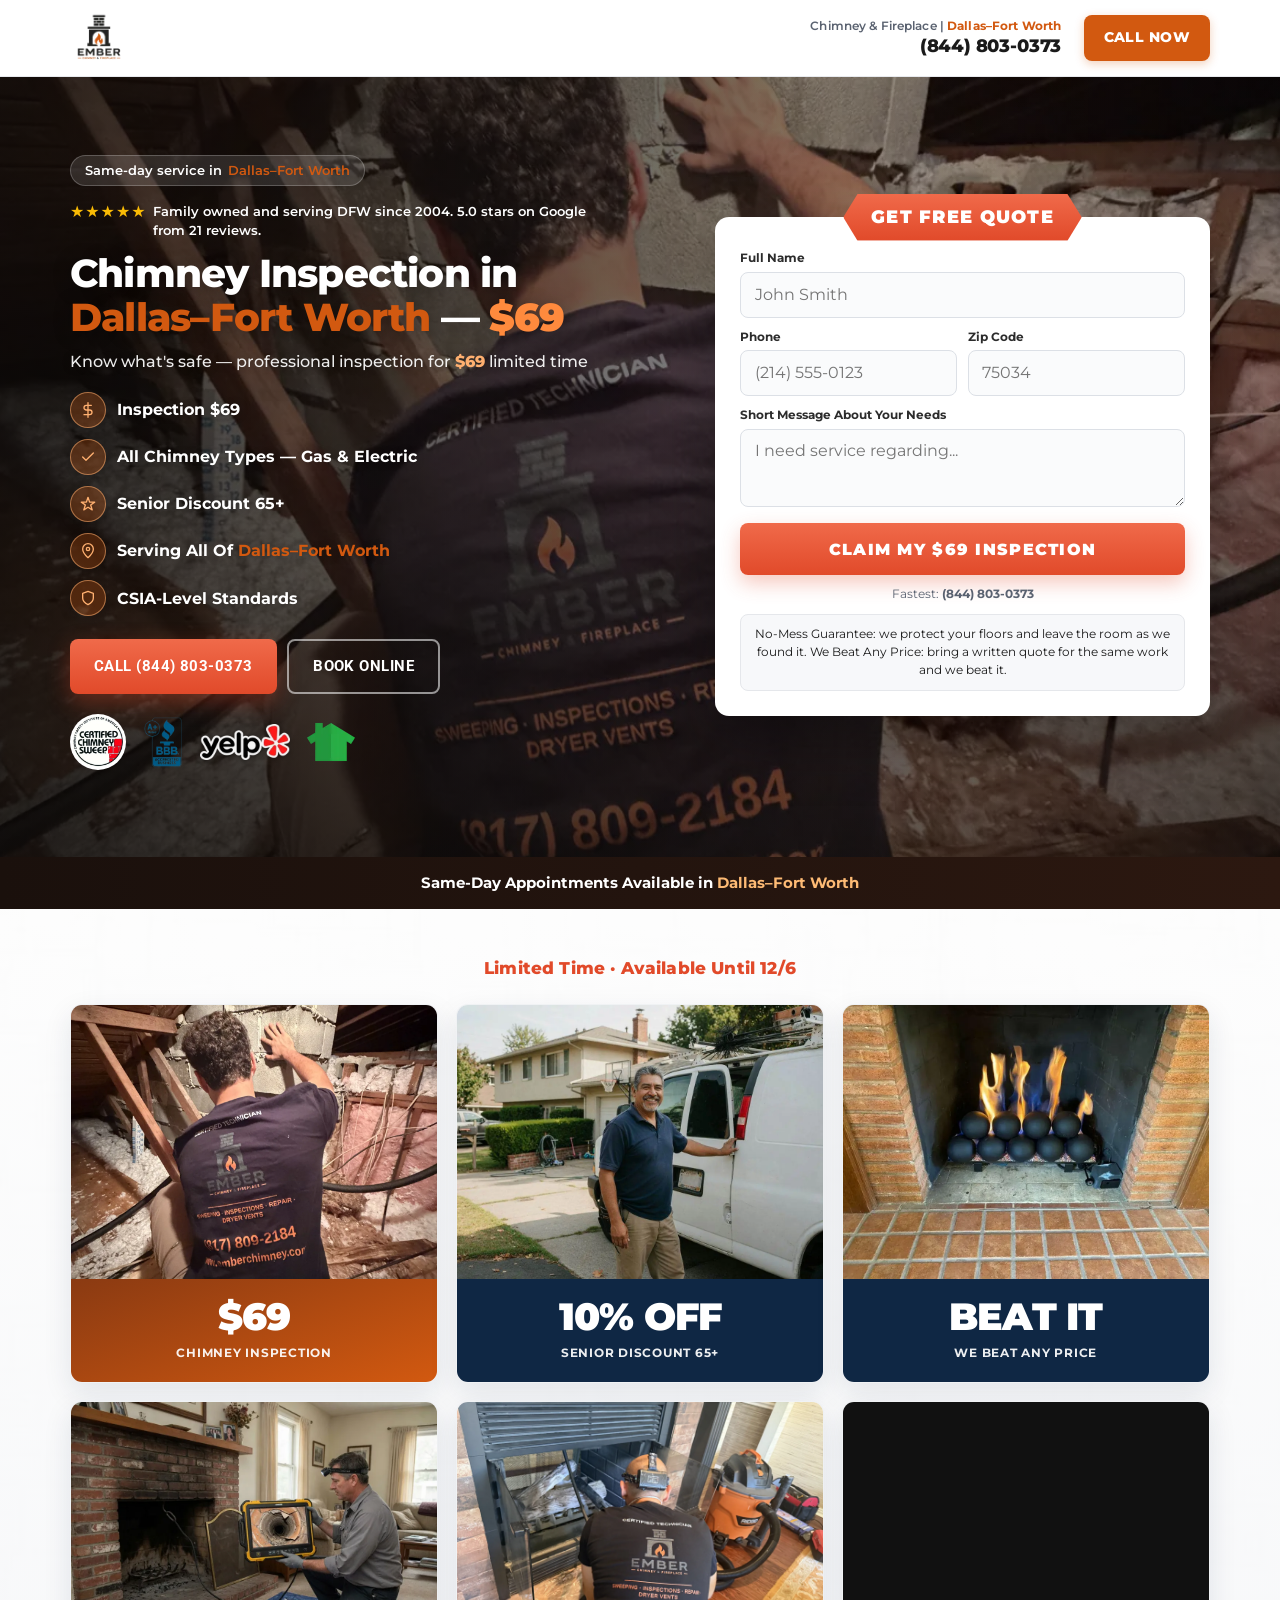
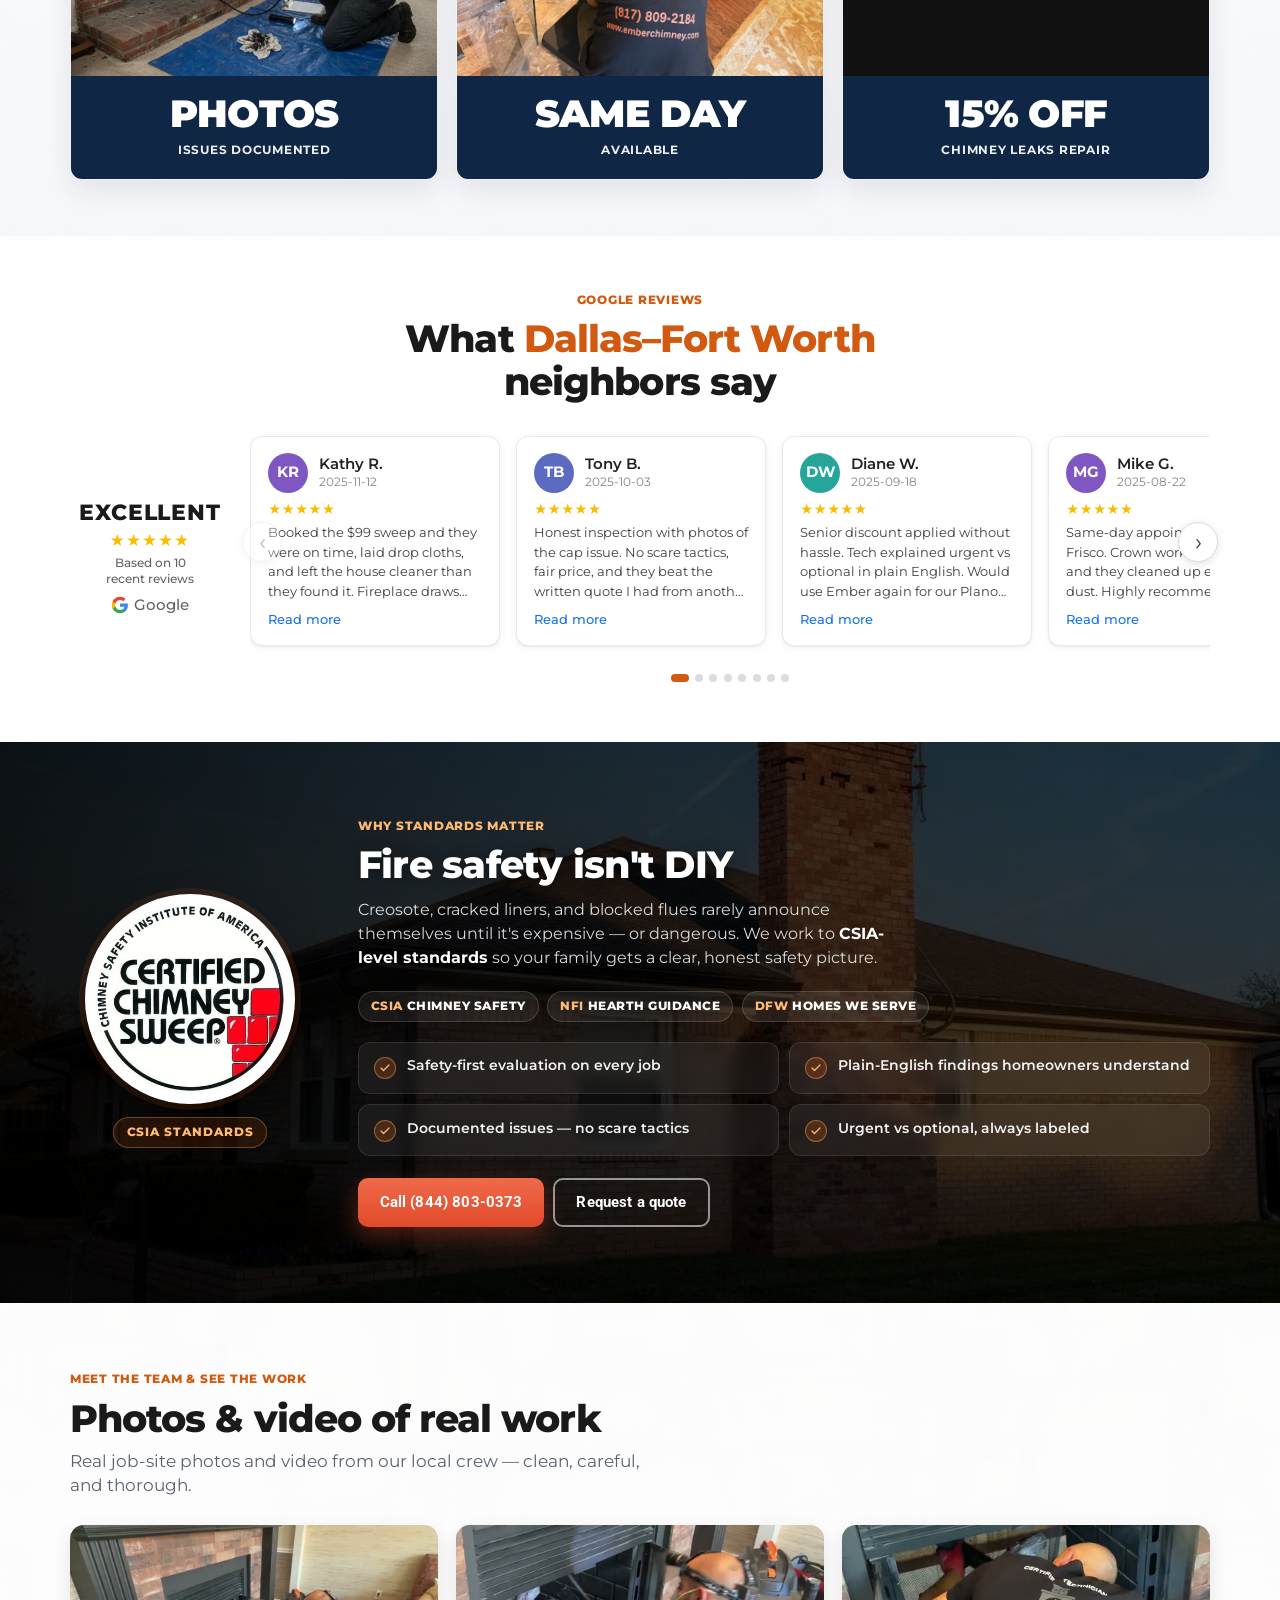
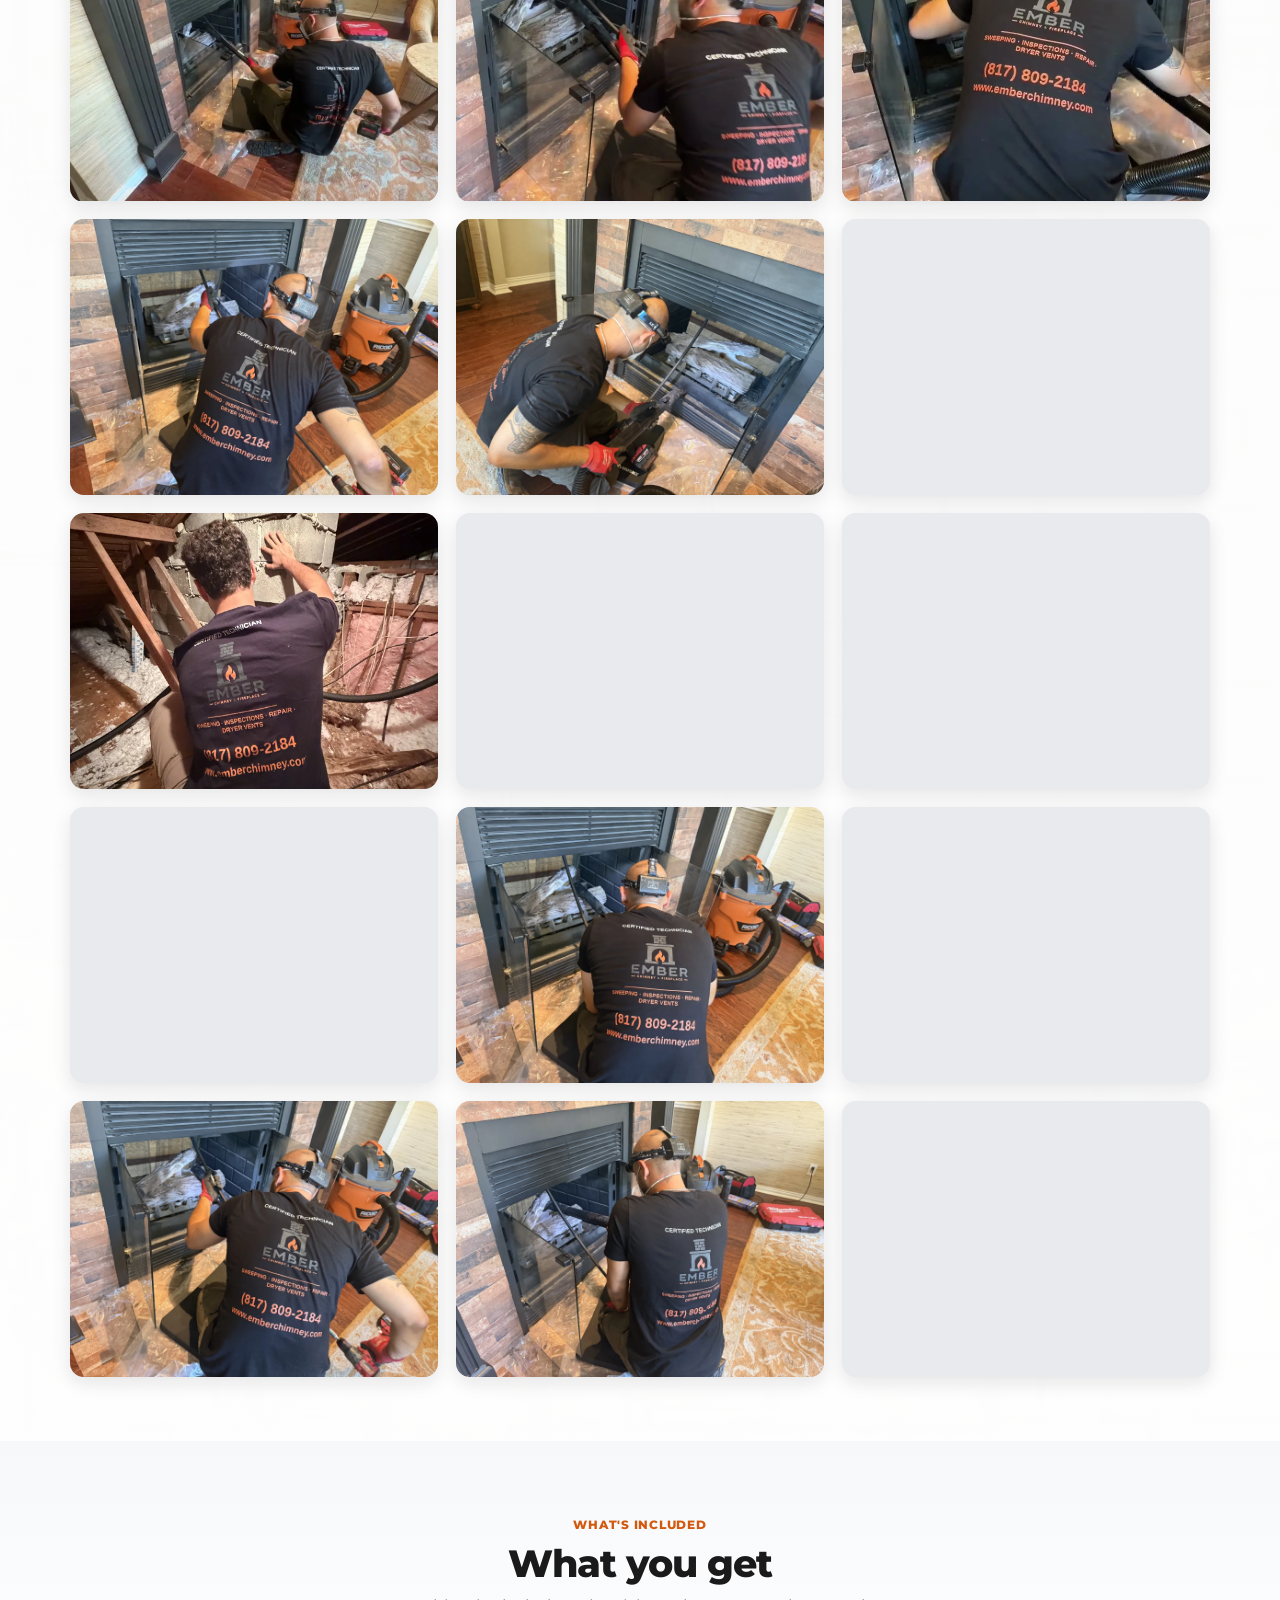
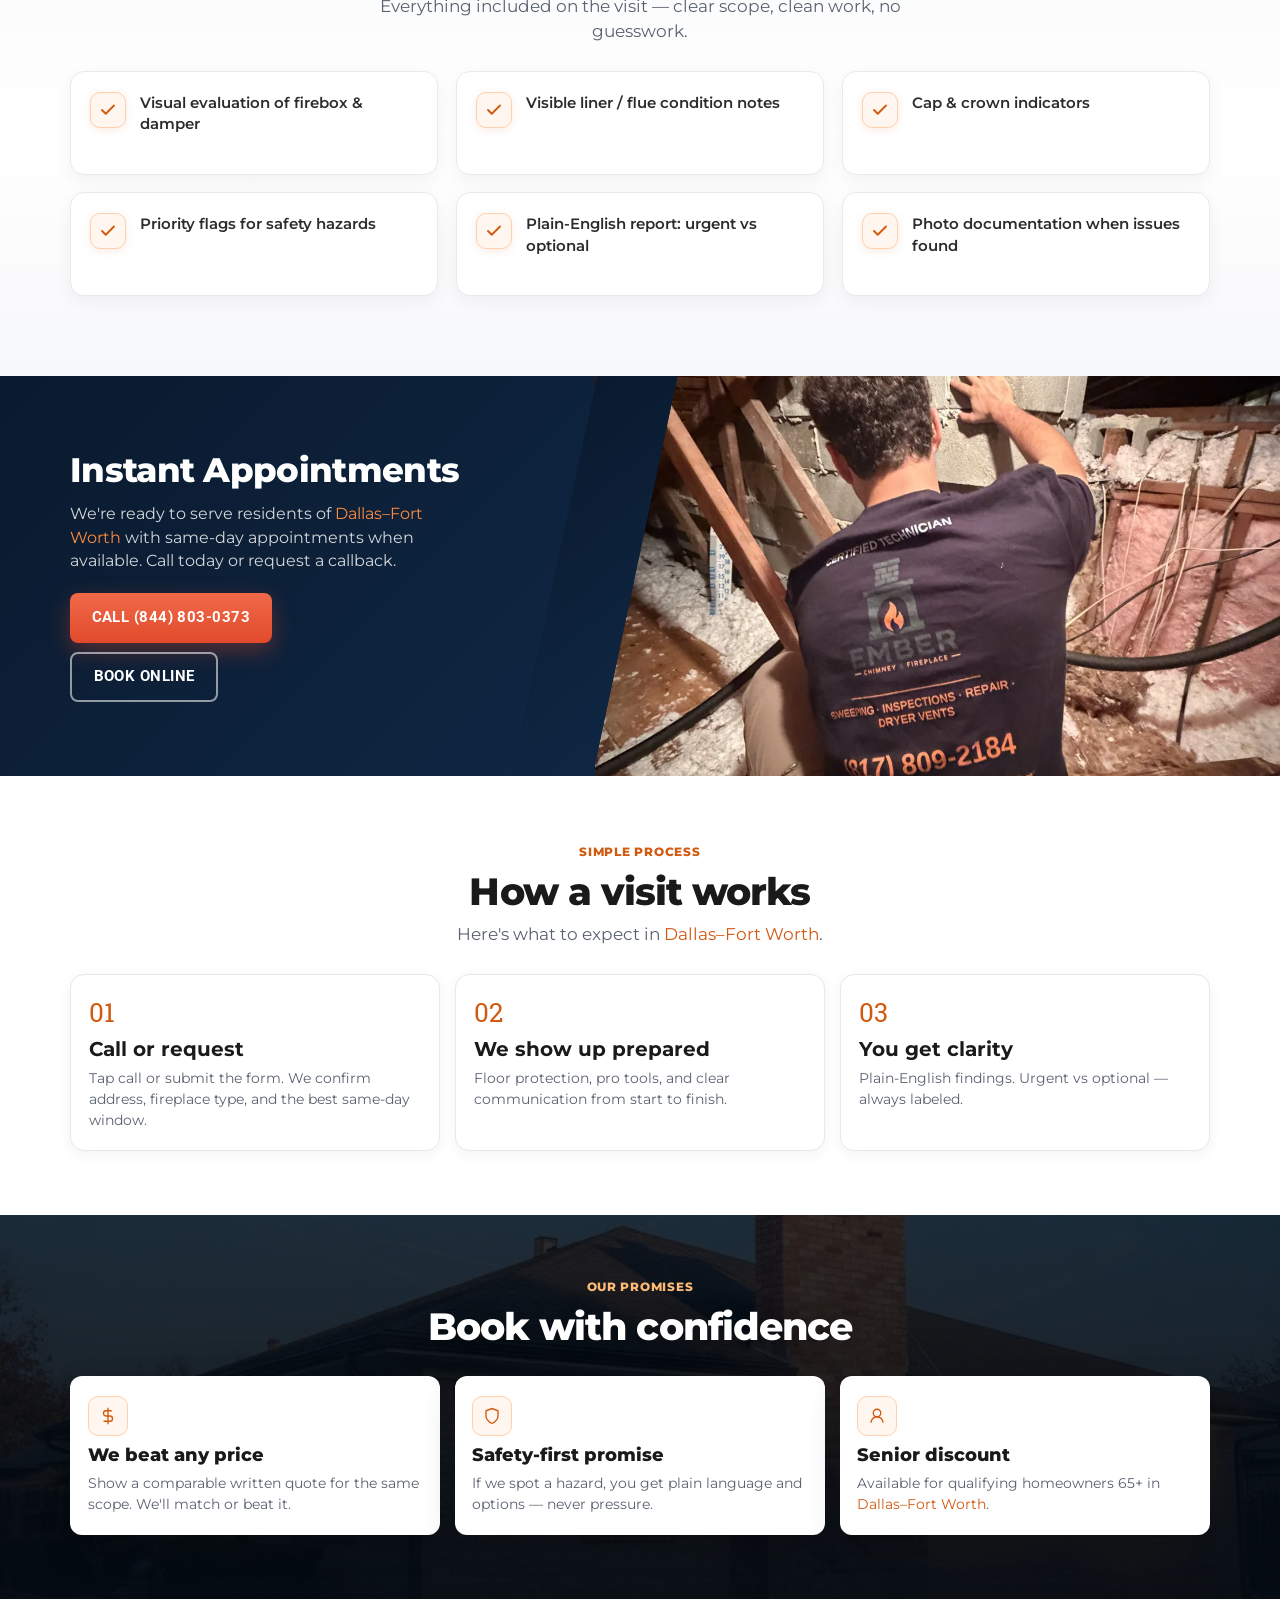
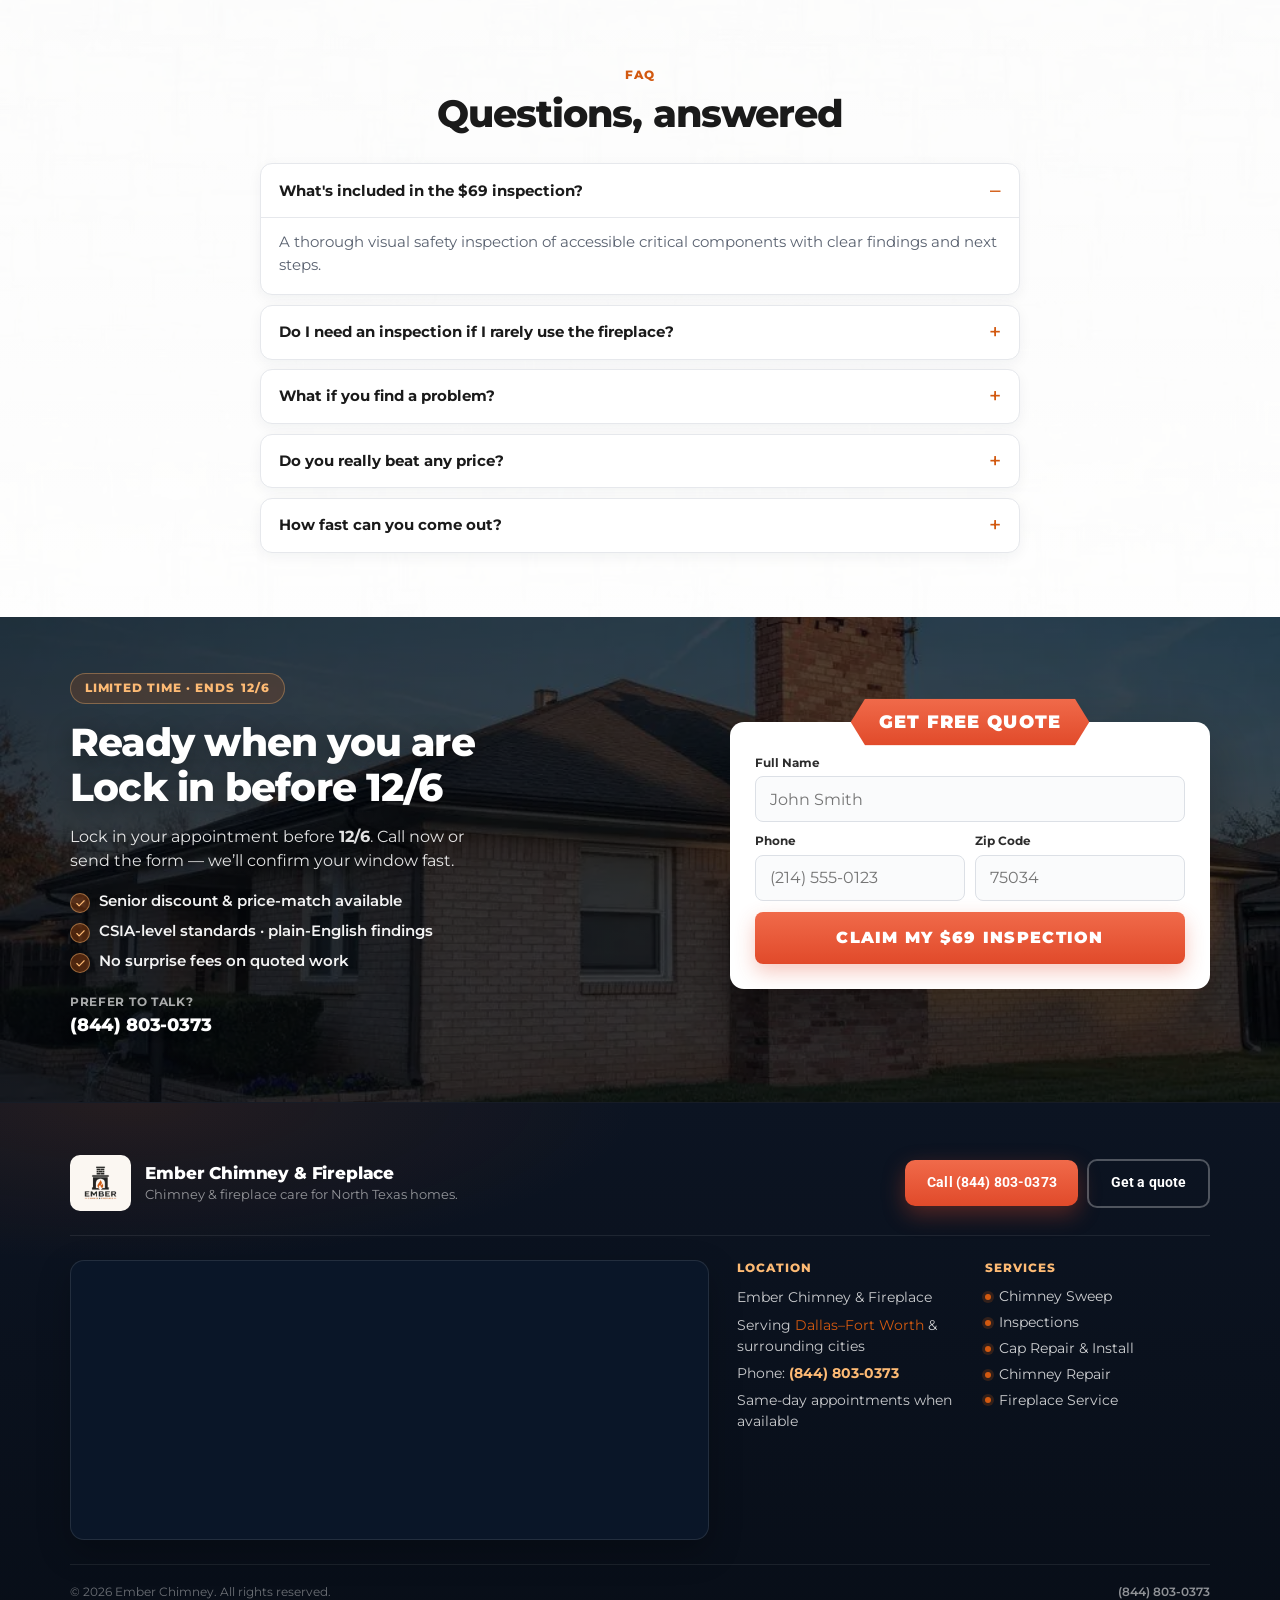
<file: offer/chimney-inspection/index.html>
<!DOCTYPE html>
<html lang="en">
<head>
  <meta charset="utf-8">
  <meta name="viewport" content="width=device-width, initial-scale=1, viewport-fit=cover">
  <!-- Page 2/5 · chimney-inspection -->
  <title>Chimney Inspection in Dallas–Fort Worth | $69 Special | Ember Chimney</title>
  <meta name="description" content="Chimney Inspection in Dallas–Fort Worth. Safety inspection $69 limited time. CSIA standards, senior discount, price-match.">
  <meta name="robots" content="noindex, nofollow">
  <meta name="googlebot" content="noindex, nofollow">
  <meta name="theme-color" content="#0a1a2e">
  <meta name="format-detection" content="telephone=yes">
  <link rel="preconnect" href="https://fonts.googleapis.com">
  <link rel="preconnect" href="https://fonts.gstatic.com" crossorigin>
  <link href="https://fonts.googleapis.com/css2?family=Montserrat:wght@400;500;600;700;800&family=Roboto:wght@400;500;700&family=Roboto+Slab:wght@400;600;700&display=swap" rel="stylesheet">
  <link rel="stylesheet" href="../../assets/css/lp.css?v=33">
  <!-- Google tag (gtag.js) -->
  <script async src="https://www.googletagmanager.com/gtag/js?id=AW-18337676973"></script>
  <script>
    window.dataLayer = window.dataLayer || [];
    function gtag(){dataLayer.push(arguments);}
    gtag('js', new Date());
    gtag('config', 'AW-18337676973');
  </script>
  <!-- CallRail: early load so gclid session is ready before numbers paint -->
  <link rel="preconnect" href="https://cdn.callrail.com" crossorigin>
  <link rel="dns-prefetch" href="https://cdn.callrail.com">
</head>
<body class="lp-canvas">
  <a class="skip-link" href="#book">Skip to quote form</a>

  <header class="site-header" data-header>
    <div class="wrap header-inner">
      <div class="brand">
        <img class="brand-logo" src="../../assets/images/ember-logo.webp" alt="Ember Chimney &amp; Fireplace" width="200" height="56" decoding="async">
      </div>
      <div class="header-local">
        <span class="header-local-label">Chimney &amp; Fireplace | <span class="city">Dallas–Fort Worth</span></span>
        <a class="header-local-phone" href="tel:+18448030373">(844) 803-0373</a>
      </div>
      <a class="header-call" href="tel:+18448030373">Call Now</a>
    </div>
  </header>

  <main>
    <section class="hero-atlas" aria-label="Hero">
      <div class="hero-atlas-bg" style="background-image:url('../../assets/images/photos/job-attic-01.webp')"></div>
      <div class="wrap">
        <div class="hero-left">
          <div class="hero-badge" style="display:inline-flex;align-items:center;gap:.4rem;background:rgba(255,255,255,.12);border:1px solid rgba(255,255,255,.22);border-radius:999px;padding:.35rem .85rem;font-size:.82rem;font-weight:600;margin-bottom:1rem;color:#fff">
            Same-day service in <span class="city">Dallas–Fort Worth</span>
          </div>
          <p class="hero-review-line" style="display:flex;align-items:flex-start;gap:.4rem;margin:0 0 .85rem;max-width:34rem;font-size:.84rem;line-height:1.35;font-weight:600;color:#fff">
            <span aria-hidden="true" style="color:#fabb05;letter-spacing:.06em;flex-shrink:0;font-size:1rem;line-height:1.2">★★★★★</span>
            <span>Family owned and serving DFW since 2004. 5.0 stars on Google from 21 reviews.</span>
          </p>
          <h1 class="display h1" style="color:#fff;font-size:clamp(1.65rem,4vw,2.45rem);font-weight:800;line-height:1.12;margin:0 0 .65rem"><span class="svc">Chimney Inspection</span> in <span class="city">Dallas–Fort Worth</span> — <span class="h1-price">$69</span></h1>
          <p class="sub">Know what's safe — professional inspection for <em>$69</em> limited time</p>
          <ul class="hero-bullets">
            <li><span class="ico"><svg viewBox="0 0 24 24" fill="none" stroke="currentColor" stroke-width="2" stroke-linecap="round" stroke-linejoin="round" aria-hidden="true"><path d="M12 1v22"/><path d="M17 5H9.5a3.5 3.5 0 0 0 0 7h5a3.5 3.5 0 0 1 0 7H6"/></svg></span><span>Inspection $69</span></li>
            <li><span class="ico"><svg viewBox="0 0 24 24" fill="none" stroke="currentColor" stroke-width="2" stroke-linecap="round" stroke-linejoin="round" aria-hidden="true"><path d="M20 6 9 17l-5-5"/></svg></span><span>All Chimney Types — Gas &amp; Electric</span></li>
            <li><span class="ico"><svg viewBox="0 0 24 24" fill="none" stroke="currentColor" stroke-width="2" stroke-linecap="round" stroke-linejoin="round" aria-hidden="true"><path d="M12 2l2.4 7.2H22l-6 4.4 2.3 7.2L12 16.8 5.7 20.8 8 13.6 2 9.2h7.6z"/></svg></span><span>Senior Discount 65+</span></li>
            <li><span class="ico"><svg viewBox="0 0 24 24" fill="none" stroke="currentColor" stroke-width="2" stroke-linecap="round" stroke-linejoin="round" aria-hidden="true"><path d="M12 22s8-7 8-13a8 8 0 1 0-16 0c0 6 8 13 8 13z"/><circle cx="12" cy="9" r="2.5"/></svg></span><span>Serving All Of <span class="city">Dallas–Fort Worth</span></span></li>
            <li><span class="ico"><svg viewBox="0 0 24 24" fill="none" stroke="currentColor" stroke-width="2" stroke-linecap="round" stroke-linejoin="round" aria-hidden="true"><path d="M12 22s8-4 8-10V5l-8-3-8 3v7c0 6 8 10 8 10z"/></svg></span><span>CSIA-Level Standards</span></li>
          </ul>
          <div class="hero-actions">
            <a class="btn btn-coral btn-lg" href="tel:+18448030373">Call (844) 803-0373</a>
            <a class="btn btn-ghost btn-lg" href="#book">Book Online</a>
          </div>
          <div class="hero-mini-badges" aria-label="Trust badges">
            <img src="../../assets/images/badges/CSIA-Badge.webp" alt="CSIA Certified Chimney Sweep" width="80" height="80" loading="lazy">
            <img src="../../assets/images/badges/bbb.webp" alt="BBB Accredited Business" width="60" height="80" loading="lazy">
            <img src="../../assets/images/badges/yelp-logo.webp" alt="Yelp" width="120" height="40" class="badge-yelp" loading="lazy">
            <img src="../../assets/images/badges/nextdoor-logo.webp" alt="Nextdoor" width="48" height="48" class="badge-nextdoor" loading="lazy">
          </div>
        </div>

        <aside class="quote-card" id="book" aria-label="Get a free quote">
          <div class="quote-ribbon">Get Free Quote</div>
          <form data-lp-form data-service="chimney-inspection" action="#" method="post" novalidate>
            <div class="field">
              <label for="name">Full Name</label>
              <input id="name" name="name" type="text" autocomplete="name" placeholder="John Smith" required>
            </div>
            <div class="form-row two">
              <div class="field">
                <label for="phone">Phone</label>
                <input id="phone" name="phone" type="tel" autocomplete="tel" inputmode="tel" placeholder="(214) 555-0123" required>
              </div>
              <div class="field">
                <label for="zip">Zip Code</label>
                <input id="zip" name="zip" type="text" inputmode="numeric" autocomplete="postal-code" maxlength="10" placeholder="75034" required>
              </div>
            </div>
            <div class="field">
              <label for="msg">Short Message About Your Needs</label>
              <textarea id="msg" name="message" placeholder="I need service regarding..."></textarea>
            </div>
            <button class="btn-send" type="submit">Claim My $69 Inspection</button>
            <p class="form-status" role="status" aria-live="polite"></p>
            <p class="form-note" style="margin-top:.65rem;font-size:.78rem;color:var(--muted);text-align:center">Fastest: <a href="tel:+18448030373"><strong>(844) 803-0373</strong></a></p>
            <p class="ad-guarantee" style="margin:.7rem 0 0;padding:.65rem .75rem;font-size:.78rem;line-height:1.45;text-align:center;color:var(--ink);background:#f7f8fa;border:1px solid #e5e7eb;border-radius:8px">No-Mess Guarantee: we protect your floors and leave the room as we found it. We Beat Any Price: bring a written quote for the same work and we beat it.</p>
          </form>
        </aside>
      </div>
    </section>

    <div class="appt-band">
      <div class="wrap">
        Same-Day Appointments Available in <span class="city">Dallas–Fort Worth</span>
      </div>
    </div>

    <!-- Offers / discounts (Atlas-style) -->
    <section class="offers-atlas" id="offers">
      <div class="wrap">
        <p class="offers-date">Limited Time · Available Until <span data-offer-end>7/27</span></p>
                <div class="deal-grid">
          <article class="deal-card featured">
            <a class="deal-link" href="#book">
              <div class="deal-photo">
                <img src="../../assets/images/photos/job-attic-01.webp" alt="Professional chimney inspection" width="640" height="480" loading="lazy" decoding="async">
              </div>
              <div class="deal-body">
                <div class="deal-amount">$69</div>
                <div class="deal-label">Chimney Inspection</div>
              </div>
            </a>
          </article>
          <article class="deal-card">
            <a class="deal-link" href="tel:+18448030373">
              <div class="deal-photo">
                <img src="../../assets/images/photos/owner-local.webp" alt="Senior Discount 65+" width="640" height="480" loading="lazy" decoding="async">
              </div>
              <div class="deal-body">
                <div class="deal-amount">10% OFF</div>
                <div class="deal-label">Senior Discount 65+</div>
              </div>
            </a>
          </article>
          <article class="deal-card">
            <a class="deal-link" href="tel:+18448030373">
              <div class="deal-photo">
                <img src="../../assets/images/photos/deal-job.webp" alt="Price match — we beat any price" width="640" height="480" loading="lazy" decoding="async">
              </div>
              <div class="deal-body">
                <div class="deal-amount">BEAT IT</div>
                <div class="deal-label">We Beat Any Price</div>
              </div>
            </a>
          </article>
          <article class="deal-card">
            <a class="deal-link" href="#book">
              <div class="deal-photo">
                <img src="../../assets/images/photos/gen-inspection.webp" alt="Photo-documented inspection findings" width="640" height="480" loading="lazy" decoding="async">
              </div>
              <div class="deal-body">
                <div class="deal-amount">PHOTOS</div>
                <div class="deal-label">Issues Documented</div>
              </div>
            </a>
          </article>
          <article class="deal-card">
            <a class="deal-link" href="tel:+18448030373">
              <div class="deal-photo">
                <img src="../../assets/images/photos/job-sweep-shirt.webp" alt="Same-day appointments available" width="640" height="480" loading="lazy" decoding="async">
              </div>
              <div class="deal-body">
                <div class="deal-amount">SAME DAY</div>
                <div class="deal-label">Available</div>
              </div>
            </a>
          </article>
          <article class="deal-card">
            <a class="deal-link" href="#book">
              <div class="deal-photo">
                <img src="../../assets/images/photos/crown-repair-offer.webp" alt="15% off Chimney Leaks Repair" width="640" height="480" loading="lazy" decoding="async">
              </div>
              <div class="deal-body">
                <div class="deal-amount">15% OFF</div>
                <div class="deal-label">Chimney Leaks Repair</div>
              </div>
            </a>
          </article>
        </div>
      </div>
    </section>
    <!-- Google reviews slider -->
    <section class="reviews-atlas" id="reviews">
      <div class="wrap">
        <div class="section-head center">
          <div class="eyebrow">Google reviews</div>
          <h2 class="display h2">What <span class="city">Dallas–Fort Worth</span> neighbors say</h2>
        </div>
        <div class="google-reviews-slider" data-reviews-slider>
          <div class="google-excellent">
            <div class="ge-label">Excellent</div>
            <div class="ge-stars" aria-label="5 out of 5 stars">★★★★★</div>
            <div class="ge-based">Based on 10<br>recent reviews</div>
            <div class="ge-google">
              <svg viewBox="0 0 24 24" aria-hidden="true"><path fill="#4285F4" d="M22.56 12.25c0-.78-.07-1.53-.2-2.25H12v4.26h5.92c-.26 1.37-1.04 2.53-2.21 3.31v2.77h3.57c2.08-1.92 3.28-4.74 3.28-8.09z"/><path fill="#34A853" d="M12 23c2.97 0 5.46-.98 7.28-2.66l-3.57-2.77c-.98.66-2.23 1.06-3.71 1.06-2.86 0-5.29-1.93-6.16-4.53H2.18v2.84C3.99 20.53 7.7 23 12 23z"/><path fill="#FBBC05" d="M5.84 14.09c-.22-.66-.35-1.36-.35-2.09s.13-1.43.35-2.09V7.07H2.18C1.43 8.55 1 10.22 1 12s.43 3.45 1.18 4.93l2.85-2.22.81-.62z"/><path fill="#EA4335" d="M12 5.38c1.62 0 3.06.56 4.21 1.64l3.15-3.15C17.45 2.09 14.97 1 12 1 7.7 1 3.99 3.47 2.18 7.07l3.66 2.84c.87-2.6 3.3-4.53 6.16-4.53z"/></svg>
              Google
            </div>
          </div>
          <div class="g-slider-viewport">
            <button type="button" class="g-slider-btn g-slider-prev" data-slider-prev aria-label="Previous reviews">‹</button>
            <div class="google-reviews-track" data-slider-track>
          <article class="g-review-card" role="group" aria-label="Review by Kathy R.">
            <div class="g-review-top">
              <div class="g-review-avatar c1" aria-hidden="true">KR</div>
              <div class="g-review-meta">
                <strong>Kathy R.</strong>
                <time datetime="2025-11-12">2025-11-12</time>
              </div>
            </div>
            <div class="g-review-stars" aria-label="5 stars">★★★★★</div>
            <blockquote>Booked the $99 sweep and they were on time, laid drop cloths, and left the house cleaner than they found it. Fireplace draws great now.</blockquote>
            <button type="button" class="g-review-more" data-review-more>Read more</button>
          </article>
          <article class="g-review-card" role="group" aria-label="Review by Tony B.">
            <div class="g-review-top">
              <div class="g-review-avatar c2" aria-hidden="true">TB</div>
              <div class="g-review-meta">
                <strong>Tony B.</strong>
                <time datetime="2025-10-03">2025-10-03</time>
              </div>
            </div>
            <div class="g-review-stars" aria-label="5 stars">★★★★★</div>
            <blockquote>Honest inspection with photos of the cap issue. No scare tactics, fair price, and they beat the written quote I had from another company.</blockquote>
            <button type="button" class="g-review-more" data-review-more>Read more</button>
          </article>
          <article class="g-review-card" role="group" aria-label="Review by Diane W.">
            <div class="g-review-top">
              <div class="g-review-avatar c3" aria-hidden="true">DW</div>
              <div class="g-review-meta">
                <strong>Diane W.</strong>
                <time datetime="2025-09-18">2025-09-18</time>
              </div>
            </div>
            <div class="g-review-stars" aria-label="5 stars">★★★★★</div>
            <blockquote>Senior discount applied without hassle. Tech explained urgent vs optional in plain English. Would use Ember again for our Plano home.</blockquote>
            <button type="button" class="g-review-more" data-review-more>Read more</button>
          </article>
          <article class="g-review-card" role="group" aria-label="Review by Mike G.">
            <div class="g-review-top">
              <div class="g-review-avatar c1" aria-hidden="true">MG</div>
              <div class="g-review-meta">
                <strong>Mike G.</strong>
                <time datetime="2025-08-22">2025-08-22</time>
              </div>
            </div>
            <div class="g-review-stars" aria-label="5 stars">★★★★★</div>
            <blockquote>Same-day appointment in Frisco. Crown work looks solid and they cleaned up every bit of dust. Highly recommend.</blockquote>
            <button type="button" class="g-review-more" data-review-more>Read more</button>
          </article>
          <article class="g-review-card" role="group" aria-label="Review by Jennifer S.">
            <div class="g-review-top">
              <div class="g-review-avatar c2" aria-hidden="true">JS</div>
              <div class="g-review-meta">
                <strong>Jennifer S.</strong>
                <time datetime="2025-08-05">2025-08-05</time>
              </div>
            </div>
            <div class="g-review-stars" aria-label="5 stars">★★★★★</div>
            <blockquote>Had animals in the flue — new cap install was quick and the price matched what they quoted on the phone. Professional crew.</blockquote>
            <button type="button" class="g-review-more" data-review-more>Read more</button>
          </article>
          <article class="g-review-card" role="group" aria-label="Review by Chris P.">
            <div class="g-review-top">
              <div class="g-review-avatar c3" aria-hidden="true">CP</div>
              <div class="g-review-meta">
                <strong>Chris P.</strong>
                <time datetime="2025-07-19">2025-07-19</time>
              </div>
            </div>
            <div class="g-review-stars" aria-label="5 stars">★★★★★</div>
            <blockquote>Gas fireplace was acting up. They diagnosed it on site, fixed it same visit, and walked me through maintenance tips.</blockquote>
            <button type="button" class="g-review-more" data-review-more>Read more</button>
          </article>
          <article class="g-review-card" role="group" aria-label="Review by Amy M.">
            <div class="g-review-top">
              <div class="g-review-avatar c1" aria-hidden="true">AM</div>
              <div class="g-review-meta">
                <strong>Amy M.</strong>
                <time datetime="2025-06-28">2025-06-28</time>
              </div>
            </div>
            <div class="g-review-stars" aria-label="5 stars">★★★★★</div>
            <blockquote>Used Ember for chimney repair after a storm. Clear options, no pressure, and the price-match promise was real.</blockquote>
            <button type="button" class="g-review-more" data-review-more>Read more</button>
          </article>
          <article class="g-review-card" role="group" aria-label="Review by Ron H.">
            <div class="g-review-top">
              <div class="g-review-avatar c2" aria-hidden="true">RH</div>
              <div class="g-review-meta">
                <strong>Ron H.</strong>
                <time datetime="2025-06-02">2025-06-02</time>
              </div>
            </div>
            <div class="g-review-stars" aria-label="5 stars">★★★★★</div>
            <blockquote>Inspection was thorough. Got photos of liner wear and a written plan. Felt like a neighbor helping, not a sales pitch.</blockquote>
            <button type="button" class="g-review-more" data-review-more>Read more</button>
          </article>
          <article class="g-review-card" role="group" aria-label="Review by Lisa C.">
            <div class="g-review-top">
              <div class="g-review-avatar c3" aria-hidden="true">LC</div>
              <div class="g-review-meta">
                <strong>Lisa C.</strong>
                <time datetime="2025-05-14">2025-05-14</time>
              </div>
            </div>
            <div class="g-review-stars" aria-label="5 stars">★★★★★</div>
            <blockquote>Called for a sweep before winter. On time, respectful of our floors, and the $99 special was exactly as advertised.</blockquote>
            <button type="button" class="g-review-more" data-review-more>Read more</button>
          </article>
          <article class="g-review-card" role="group" aria-label="Review by Brian D.">
            <div class="g-review-top">
              <div class="g-review-avatar c1" aria-hidden="true">BD</div>
              <div class="g-review-meta">
                <strong>Brian D.</strong>
                <time datetime="2025-04-30">2025-04-30</time>
              </div>
            </div>
            <div class="g-review-stars" aria-label="5 stars">★★★★★</div>
            <blockquote>McKinney homeowner here — great communication from booking to finish. Will call them for the next inspection too.</blockquote>
            <button type="button" class="g-review-more" data-review-more>Read more</button>
          </article>
            </div>
            <button type="button" class="g-slider-btn g-slider-next" data-slider-next aria-label="Next reviews">›</button>
          </div>
          <div class="g-slider-dots" data-slider-dots aria-hidden="true"></div>
        </div>
      </div>
    </section>


    <!-- CSIA emphasis -->
    <section class="csia-emphasis" id="csia">
      <div class="csia-emphasis-bg" style="background-image:url('../../assets/images/photos/hero-chimney-home.webp?v=2')" aria-hidden="true"></div>
      <div class="wrap">
        <div class="csia-seal-wrap">
          <div class="csia-seal-ring">
            <img src="../../assets/images/badges/CSIA-Badge.webp" alt="CSIA Certified Chimney Sweep" width="200" height="200" loading="lazy" decoding="async">
          </div>
          <span class="csia-seal-tag">CSIA standards</span>
        </div>
        <div class="csia-copy">
          <div class="eyebrow">Why standards matter</div>
          <h2>Fire safety isn't DIY</h2>
          <p>Creosote, cracked liners, and blocked flues rarely announce themselves until it's expensive — or dangerous. We work to <strong>CSIA-level standards</strong> so your family gets a clear, honest safety picture.</p>
          <div class="csia-meta">
            <span class="csia-chip"><strong>CSIA</strong> chimney safety</span>
            <span class="csia-chip"><strong>NFI</strong> hearth guidance</span>
            <span class="csia-chip"><strong>DFW</strong> homes we serve</span>
          </div>
          <ul class="csia-points">
            <li>Safety-first evaluation on every job</li>
            <li>Plain-English findings homeowners understand</li>
            <li>Documented issues — no scare tactics</li>
            <li>Urgent vs optional, always labeled</li>
          </ul>
          <div class="csia-actions">
            <a class="btn btn-coral" href="tel:+18448030373">Call (844) 803-0373</a>
            <a class="btn btn-ghost" href="#book">Request a quote</a>
          </div>
        </div>
      </div>
    </section>


    <!-- Work photos -->
    <section class="section section-tint" id="story">
      <div class="wrap">
        <div class="section-head">
          <div class="eyebrow">Meet the team &amp; see the work</div>
          <h2 class="display h2">Photos &amp; video of real work</h2>
          <p class="lead">Real job-site photos and video from our local crew — clean, careful, and thorough.</p>
        </div>
        <div class="work-grid">
          <figure class="work-shot">
            <video data-work-video muted loop playsinline preload="none" poster="../../assets/images/photos/job-vid-wide.webp" aria-label="Ember technician sweeping a living-room fireplace">
              <source src="../../assets/videos/job-sweep-wide.mp4" type="video/mp4">
            </video>
          </figure>
          <figure class="work-shot">
            <video data-work-video muted loop playsinline preload="none" poster="../../assets/images/photos/job-vid-action.webp" aria-label="Ember technician vacuuming a fireplace with a headlamp">
              <source src="../../assets/videos/job-sweep-action.mp4" type="video/mp4">
            </video>
          </figure>
          <figure class="work-shot">
            <video data-work-video muted loop playsinline preload="none" poster="../../assets/images/photos/job-vid-close.webp" aria-label="Ember technician working inside a fireplace">
              <source src="../../assets/videos/job-sweep-close.mp4" type="video/mp4">
            </video>
          </figure>
          <figure class="work-shot">
            <img src="../../assets/images/photos/job-sweep-branded.webp" alt="Certified Ember technician servicing a fireplace" width="1600" height="1200" loading="lazy" decoding="async">
          </figure>
          <figure class="work-shot">
            <img src="../../assets/images/photos/job-sweep-side.webp" alt="Ember technician sweeping a gas fireplace from the side" width="1600" height="1200" loading="lazy" decoding="async">
          </figure>
          <figure class="work-shot">
            <img src="../../assets/images/photos/job-sweep-portrait.webp" alt="Ember technician vacuuming a fireplace" width="1200" height="1600" loading="lazy" decoding="async">
          </figure>
          <figure class="work-shot">
            <img src="../../assets/images/photos/job-attic-01.webp" alt="Ember technician inspecting a chimney chase in the attic" width="1200" height="1600" loading="lazy" decoding="async">
          </figure>
          <figure class="work-shot">
            <img src="../../assets/images/photos/job-sweep-tools.webp" alt="Fireplace opened for a professional sweep with drop cloths down" width="1600" height="1200" loading="lazy" decoding="async">
          </figure>
          <figure class="work-shot">
            <img src="../../assets/images/photos/job-sweep-action.webp" alt="Ember technician cleaning gas logs during a fireplace sweep" width="1600" height="1200" loading="lazy" decoding="async">
          </figure>
          <figure class="work-shot">
            <img src="../../assets/images/photos/job-sweep-kneel.webp" alt="Ember certified technician kneeling at a fireplace" width="1600" height="1200" loading="lazy" decoding="async">
          </figure>
          <figure class="work-shot">
            <img src="../../assets/images/photos/job-sweep-shirt.webp" alt="Ember Chimney certified technician on a fireplace job" width="1600" height="1200" loading="lazy" decoding="async">
          </figure>
          <figure class="work-shot">
            <img src="../../assets/images/photos/job-sweep-vacuum.webp" alt="Ember technician vacuuming a fireplace flue" width="1600" height="1200" loading="lazy" decoding="async">
          </figure>
          <figure class="work-shot">
            <img src="../../assets/images/photos/job-sweep-drill.webp" alt="Ember technician servicing a fireplace with pro tools" width="1600" height="1200" loading="lazy" decoding="async">
          </figure>
          <figure class="work-shot">
            <img src="../../assets/images/photos/job-sweep-wand.webp" alt="Ember technician using a vacuum wand in a fireplace" width="1600" height="1200" loading="lazy" decoding="async">
          </figure>
          <figure class="work-shot">
            <img src="../../assets/images/photos/job-attic-02.webp" alt="Ember technician checking masonry in an attic chimney" width="1200" height="1600" loading="lazy" decoding="async">
          </figure>
        </div>
      </div>
    </section>

    <!-- What's included (page-specific) -->
    <section class="section" id="included">
      <div class="wrap">
        <div class="section-head center">
          <div class="eyebrow">What's included</div>
          <h2 class="display h2">What you get</h2>
          <p class="lead">Everything included on the visit — clear scope, clean work, no guesswork.</p>
        </div>
        <ul class="included-list">
            <li>Visual evaluation of firebox &amp; damper</li>
            <li>Visible liner / flue condition notes</li>
            <li>Cap &amp; crown indicators</li>
            <li>Priority flags for safety hazards</li>
            <li>Plain-English report: urgent vs optional</li>
            <li>Photo documentation when issues found</li>
        </ul>
      </div>
    </section>

    <!-- Instant appointments split -->
    <section class="split-cta" aria-label="Book now">
      <div class="split-cta-copy">
        <h2>Instant Appointments</h2>
        <p>We're ready to serve residents of <span class="city">Dallas–Fort Worth</span> with same-day appointments when available. Call today or request a callback.</p>
        <div class="split-cta-actions">
          <a class="btn btn-coral" href="tel:+18448030373">Call (844) 803-0373</a>
          <a class="btn btn-ghost" href="#book">Book Online</a>
        </div>
      </div>
      <div class="split-cta-media" style="background-image:url('../../assets/images/photos/job-attic-01.webp')" role="img" aria-label="Ember technician inspecting a chimney"></div>
    </section>

    <!-- How it works -->
    <section class="section" id="how">
      <div class="wrap">
        <div class="section-head center">
          <div class="eyebrow">Simple process</div>
          <h2 class="display h2">How a visit works</h2>
          <p class="lead">Here's what to expect in <span class="city">Dallas–Fort Worth</span>.</p>
        </div>
        <div class="process">
          <article class="step">
            <h3 class="h3">Call or request</h3>
            <p>Tap call or submit the form. We confirm address, fireplace type, and the best same-day window.</p>
          </article>
          <article class="step">
            <h3 class="h3">We show up prepared</h3>
            <p>Floor protection, pro tools, and clear communication from start to finish.</p>
          </article>
          <article class="step">
            <h3 class="h3">You get clarity</h3>
            <p>Plain-English findings. Urgent vs optional — always labeled.</p>
          </article>
        </div>
      </div>
    </section>

    <!-- Guarantees / promises -->
    <section class="promises-band" id="guarantees">
      <div class="promises-band-bg" style="background-image:url('../../assets/images/photos/hero-chimney-home.webp')" aria-hidden="true"></div>
      <div class="wrap">
        <div class="section-head center">
          <div class="eyebrow">Our promises</div>
          <h2 class="display h2">Book with confidence</h2>
        </div>
        <div class="guarantee-grid">
          <article class="g-card hot">
            <div class="g-icon" aria-hidden="true"><svg viewBox="0 0 24 24" fill="none" stroke="currentColor" stroke-width="1.8"><path d="M12 1v22"/><path d="M17 5H9.5a3.5 3.5 0 0 0 0 7h5a3.5 3.5 0 0 1 0 7H6"/></svg></div>
            <h3>We beat any price</h3>
            <p>Show a comparable written quote for the same scope. We'll match or beat it.</p>
          </article>
          <article class="g-card">
            <div class="g-icon" aria-hidden="true"><svg viewBox="0 0 24 24" fill="none" stroke="currentColor" stroke-width="1.8"><path d="M12 22s8-4 8-10V5l-8-3-8 3v7c0 6 8 10 8 10z"/></svg></div>
            <h3>Safety-first promise</h3>
            <p>If we spot a hazard, you get plain language and options — never pressure.</p>
          </article>
          <article class="g-card">
            <div class="g-icon" aria-hidden="true"><svg viewBox="0 0 24 24" fill="none" stroke="currentColor" stroke-width="1.8"><circle cx="12" cy="8" r="5"/><path d="M20 21a8 8 0 1 0-16 0"/></svg></div>
            <h3>Senior discount</h3>
            <p>Available for qualifying homeowners 65+ in <span class="city">Dallas–Fort Worth</span>.</p>
          </article>
        </div>
      </div>
    </section>

    <!-- FAQ page-specific -->
    <section class="section section-tint" id="faq">
      <div class="wrap-narrow">
        <div class="section-head center">
          <div class="eyebrow">FAQ</div>
          <h2 class="display h2">Questions, answered</h2>
        </div>
        <div class="faq-list">
          <details class="faq-item" open>
            <summary>What's included in the $69 inspection?</summary>
            <div class="faq-a">A thorough visual safety inspection of accessible critical components with clear findings and next steps.</div>
          </details>
          <details class="faq-item">
            <summary>Do I need an inspection if I rarely use the fireplace?</summary>
            <div class="faq-a">Yes. Animals, weather, and age still affect the system. Annual inspection is industry guidance.</div>
          </details>
          <details class="faq-item">
            <summary>What if you find a problem?</summary>
            <div class="faq-a">You'll get plain-English options and photos when useful. Nothing extra without your approval.</div>
          </details>
          <details class="faq-item">
            <summary>Do you really beat any price?</summary>
            <div class="faq-a">Yes — on like-for-like written quotes for the same scope.</div>
          </details>
          <details class="faq-item">
            <summary>How fast can you come out?</summary>
            <div class="faq-a">Same-day when available. Call <a href="tel:+18448030373">(844) 803-0373</a>.</div>
          </details>
        </div>
      </div>
    </section>

    <!-- Bottom form -->
    <section class="bottom-form" id="contact">
      <div class="bottom-form-bg" style="background-image:url('../../assets/images/photos/hero-chimney-home.webp')"></div>
      <div class="wrap">
                <div class="bottom-form-msg">
          <div class="bf-eyebrow">Limited time · Ends <span data-offer-end>7/27</span></div>
          <h2>Ready when you are<br>Lock in before <span data-offer-end>7/27</span></h2>
          <p class="bf-lead">Lock in your appointment before <strong class="bf-date" data-offer-end>7/27</strong>. Call now or send the form — we’ll confirm your window fast.</p>
          <ul class="bf-points">
            <li>Senior discount &amp; price-match available</li>
            <li>CSIA-level standards · plain-English findings</li>
            <li>No surprise fees on quoted work</li>
          </ul>
          <div>
            <span class="bf-phone-label">Prefer to talk?</span>
            <a class="bf-phone" href="tel:+18448030373">(844) 803-0373</a>
          </div>
        </div>
        <aside class="quote-card" aria-label="Request a callback">
          <div class="quote-ribbon">Get Free Quote</div>
          <form data-lp-form data-service="chimney-inspection" action="#" method="post" novalidate>
            <div class="field">
              <label for="name2">Full Name</label>
              <input id="name2" name="name" type="text" autocomplete="name" placeholder="John Smith" required>
            </div>
            <div class="form-row two">
              <div class="field">
                <label for="phone2">Phone</label>
                <input id="phone2" name="phone" type="tel" autocomplete="tel" inputmode="tel" placeholder="(214) 555-0123" required>
              </div>
              <div class="field">
                <label for="zip2">Zip Code</label>
                <input id="zip2" name="zip" type="text" inputmode="numeric" autocomplete="postal-code" maxlength="10" placeholder="75034" required>
              </div>
            </div>
            <button class="btn-send" type="submit">Claim My $69 Inspection</button>
            <p class="form-status" role="status" aria-live="polite"></p>
          </form>
        </aside>
      </div>
    </section>
  </main>

  <footer class="site-footer">
    <div class="wrap">
      <div class="footer-top">
        <div class="footer-brand">
          <img src="../../assets/images/ember-logo.webp" alt="Ember Chimney &amp; Fireplace" width="144" height="144" loading="lazy" decoding="async">
          <div class="footer-brand-text">
            <strong>Ember Chimney &amp; Fireplace</strong>
            <span>Chimney &amp; fireplace care for North Texas homes.</span>
          </div>
        </div>
        <div class="footer-top-cta">
          <a class="btn btn-coral" href="tel:+18448030373">Call (844) 803-0373</a>
          <a class="btn btn-ghost" href="#book">Get a quote</a>
        </div>
      </div>

      <div class="footer-main">
        <div class="footer-map">
          <iframe
            src="https://www.google.com/maps/embed?pb=!1m18!1m12!1m3!1d3350.4753144337756!2d-97.15533839999999!3d32.8855991!2m3!1f0!2f0!3f0!3m2!1i1024!2i768!4f13.1!3m3!1m2!1s0x864dd5424c57b88f%3A0x57c02e2ee402b0b0!2sEmber%20Chimney%20%26%20Fireplace!5e0!3m2!1sen!2sus!4v1785283434606!5m2!1sen!2sus"
            title="Ember Chimney &amp; Fireplace on Google Maps"
            loading="lazy"
            referrerpolicy="strict-origin-when-cross-origin"
            allowfullscreen=""
          ></iframe>
        </div>
        <div class="footer-side">
          <div class="footer-block">
            <h3>Location</h3>
            <p class="footer-line">Ember Chimney &amp; Fireplace</p>
            <p class="footer-line">Serving <span class="city">Dallas–Fort Worth</span> &amp; surrounding cities</p>
            <p class="footer-line">Phone: <a href="tel:+18448030373">(844) 803-0373</a></p>
            <p class="footer-line">Same-day appointments when available</p>
          </div>
          <div class="footer-block">
            <h3>Services</h3>
            <ul class="footer-services">
              <li>Chimney Sweep</li>
              <li>Inspections</li>
              <li>Cap Repair &amp; Install</li>
              <li>Chimney Repair</li>
              <li>Fireplace Service</li>
            </ul>
          </div>
        </div>
      </div>

      <div class="footer-meta">
        <span>&copy; <span data-year>2026</span> Ember Chimney. All rights reserved.</span>
        <a href="tel:+18448030373">(844) 803-0373</a>
      </div>
    </div>
  </footer>

<div class="sticky-bar" role="region" aria-label="Quick contact">
    <div class="sticky-inner">
      <a class="btn btn-outline" href="#book">Get $69 Offer</a>
      <a class="btn btn-coral" href="tel:+18448030373">Call Now</a>
    </div>
  </div>


  <script>
  (function(){
    var GEO = {
      "1026178":"Allen","1026193":"Argyle","1026215":"Bedford","1026271":"Carrollton",
      "1026278":"Celina","1026306":"Colleyville","1026317":"Coppell","1026339":"Dallas","1026350":"Denton",
      "1026385":"Euless","1026398":"Flower Mound","1026411":"Fort Worth","1026407":"Frisco","1026441":"Grapevine",
      "9052131":"Highland Park","9052132":"Highland Village","1026490":"Hurst","1026518":"Keller",
      "9189634":"Lantana","1026556":"Lewisville","1026562":"Little Elm","1026607":"McKinney",
      "1026658":"North Richland Hills","1026695":"Plano","1026716":"Prosper","1026729":"Richardson",
      "1026741":"Rockwall","1026804":"Southlake","1026836":"The Colony","9053007":"Trophy Club",
      "9053028":"University Park","9053138":"Westlake"
    };
    var loc = new URLSearchParams(location.search).get('loc');
    var city = GEO[loc];
    if(city){
      document.querySelectorAll('.city').forEach(function(el){ el.textContent = city; });
      document.title = document.title.replace('Dallas\u2013Fort Worth', city);
    }
  })();
  </script>


  <script>
  (function(){
    /* Whitelist ONLY — never render the raw URL parameter into the page.
       Keys must stay in sync with the ad group's keyword list (Yuval supplies updates). */
    var KW = {
      "chimney inspection": "Chimney Inspection",
      "chimney inspection near me": "Chimney Inspection",
      "chimney inspection cost": "Chimney Inspection",
      "chimney inspection and cleaning": "Chimney Inspection & Cleaning",
      "chimney inspection and cleaning near me": "Chimney Inspection & Cleaning",
      "chimney inspection and repair": "Chimney Inspection & Repair",
      "chimney inspection and repair near me": "Chimney Inspection & Repair",
      "chimney inspection camera": "Chimney Camera Inspection",
      "fireplace inspection": "Fireplace Inspection",
      "fireplace inspection near me": "Fireplace Inspection",
      "gas fireplace inspection near me": "Gas Fireplace Inspection",
      "level 2 chimney inspection": "Level 2 Chimney Inspection"
    };
    var raw = (new URLSearchParams(location.search).get('kw') || '').toLowerCase().trim();
    var label = KW[raw];
    if(label){
      document.querySelectorAll('.svc').forEach(function(el){ el.textContent = label; });
      /* keep the <title> consistent with the H1 */
      document.title = document.title.replace(/^[^|]+/, label + ' in ' +
        (document.querySelector('.city') ? document.querySelector('.city').textContent : 'Dallas–Fort Worth') + ' ');
    }
  })();
  </script>

  <script src="../../assets/js/lp.js?v=44"></script>
  <!-- CallRail dynamic number insertion -->
  <script type="text/javascript" src="https://cdn.callrail.com/companies/578256671/32f23b92d88d9a105486/12/swap.js"></script>
</body>
</html>
</file>
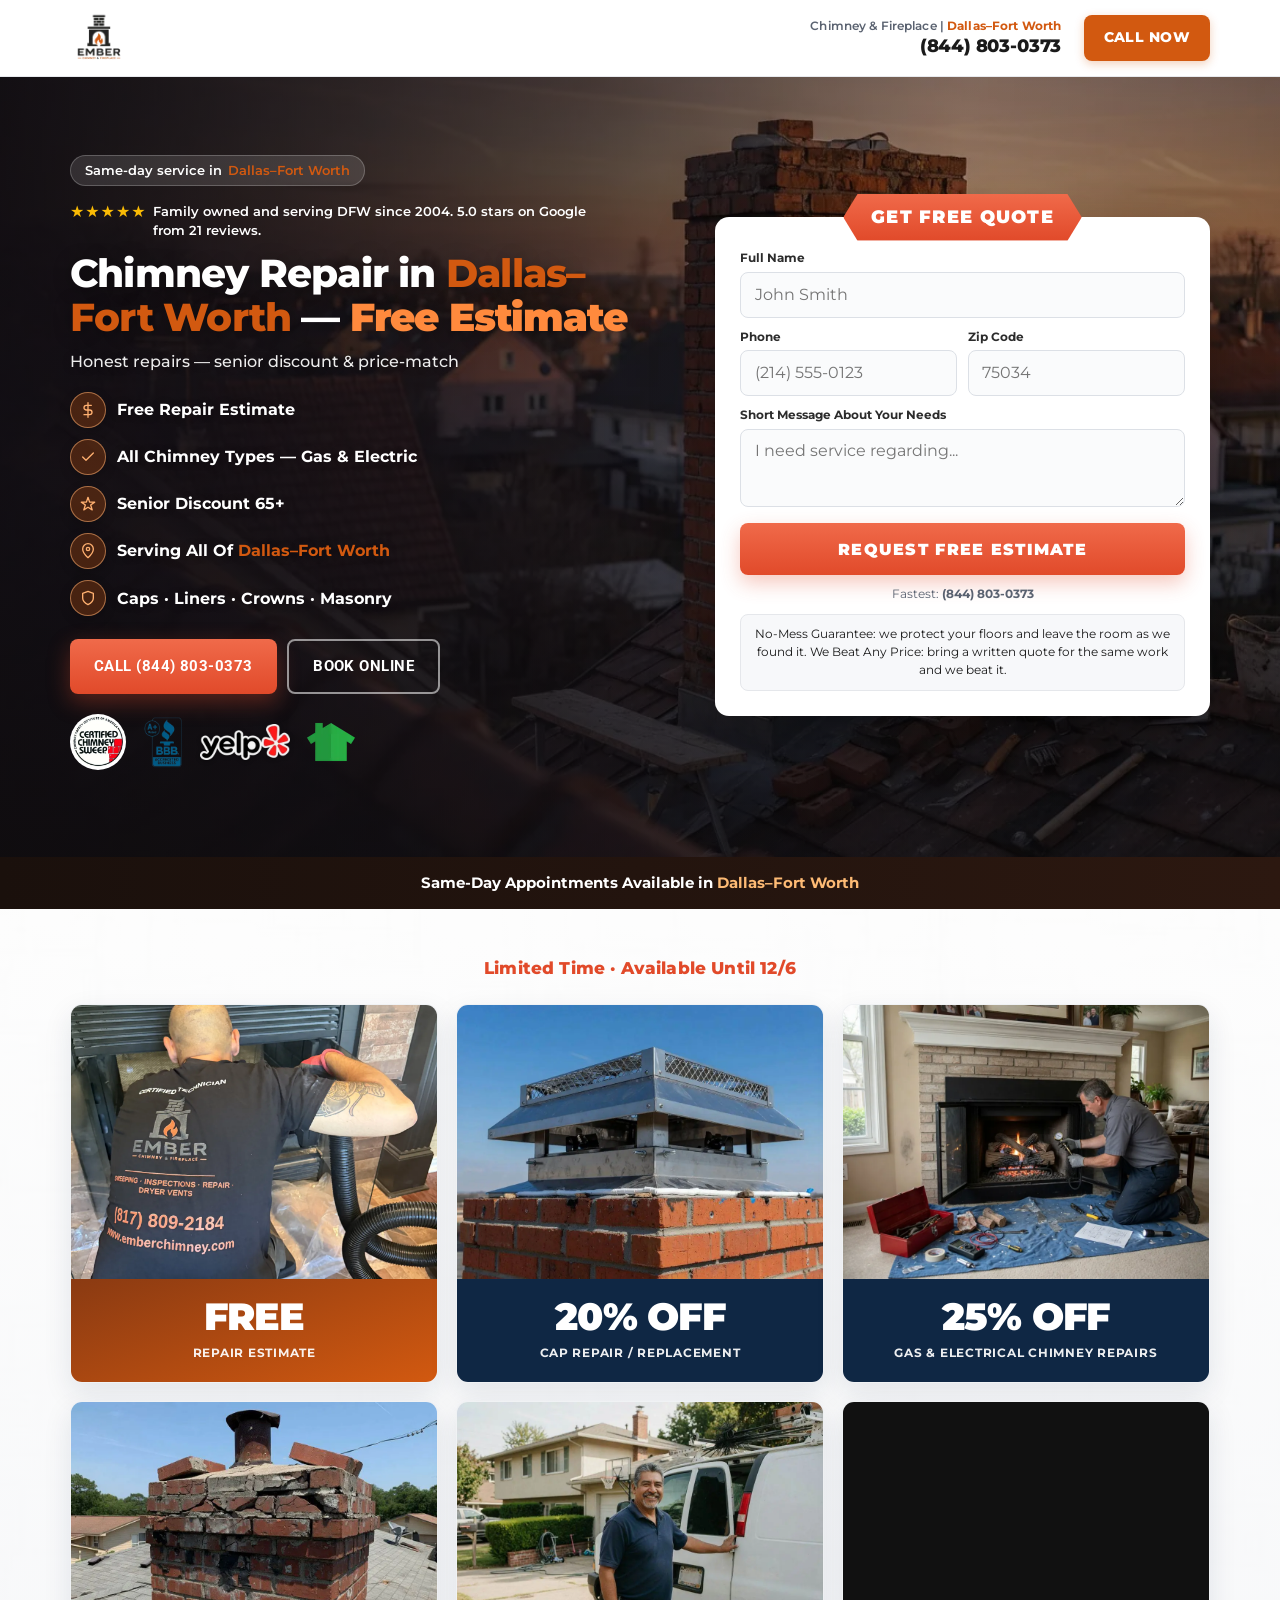
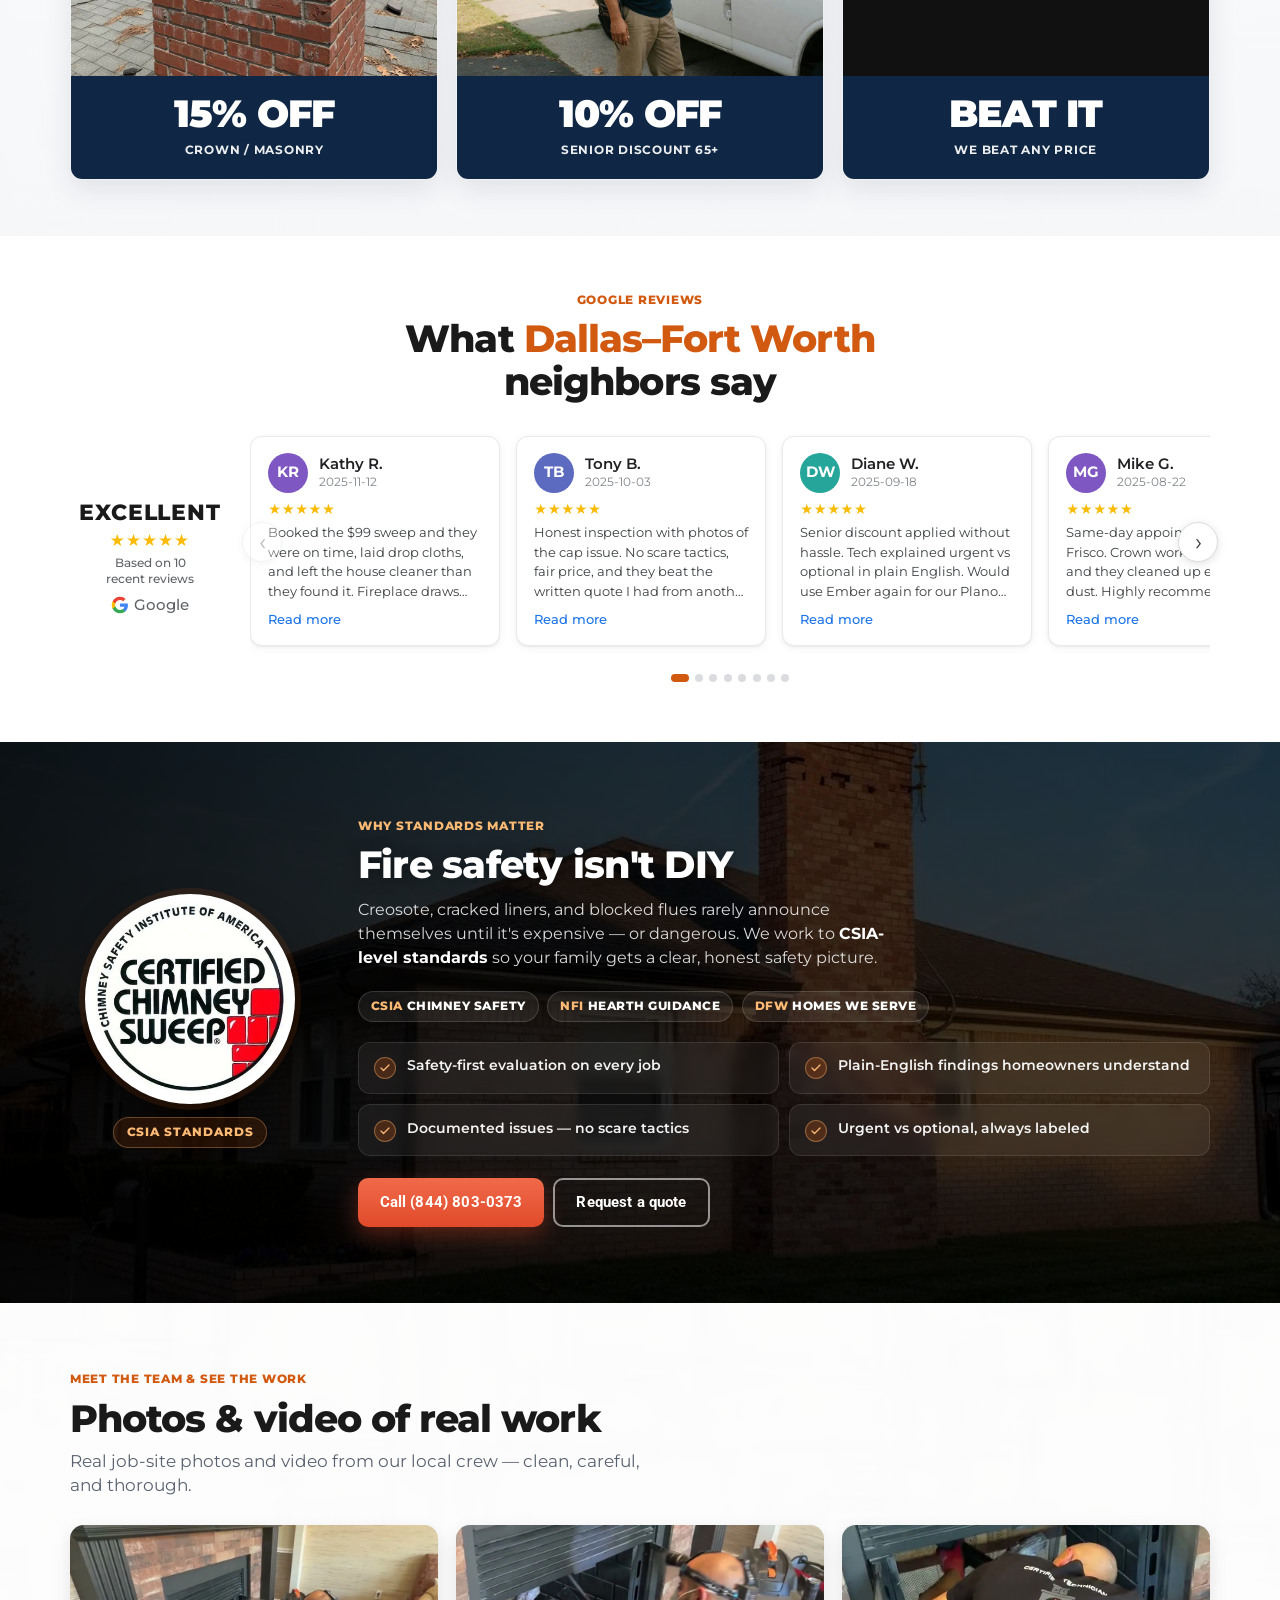
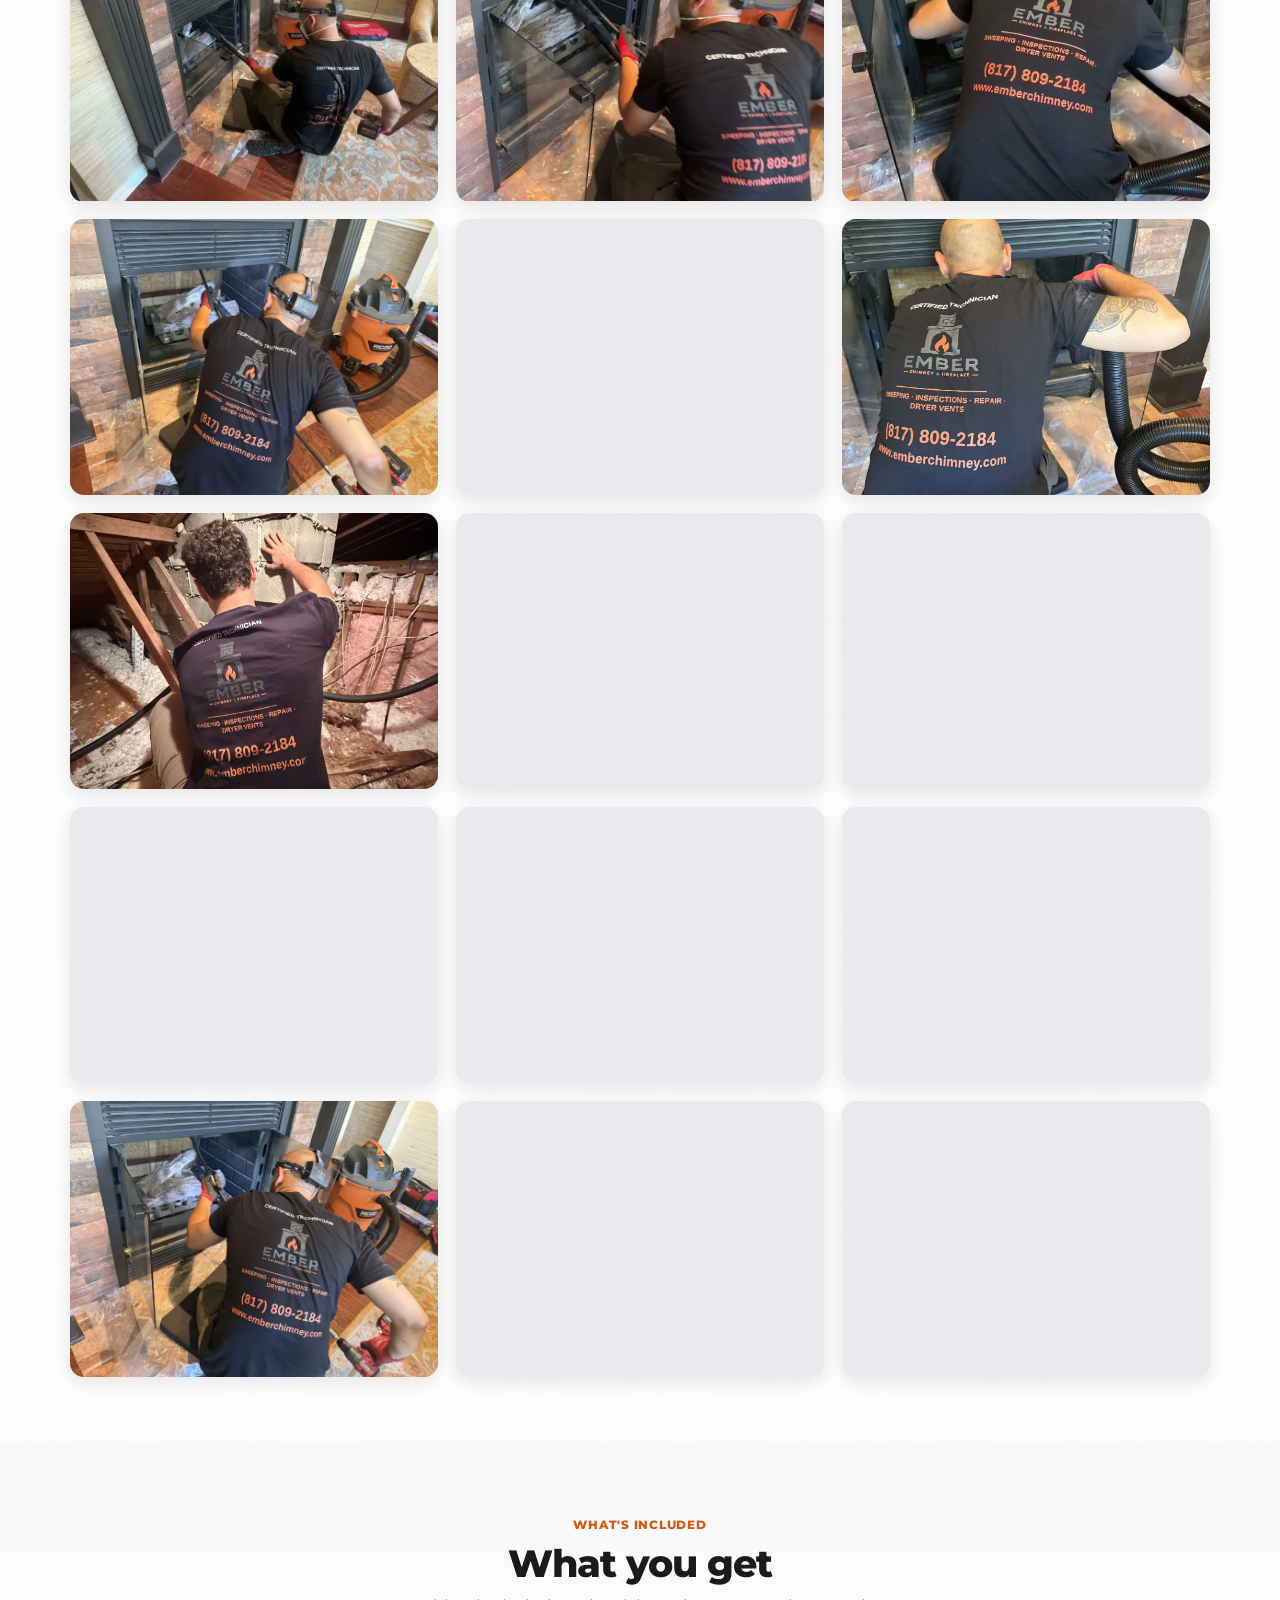
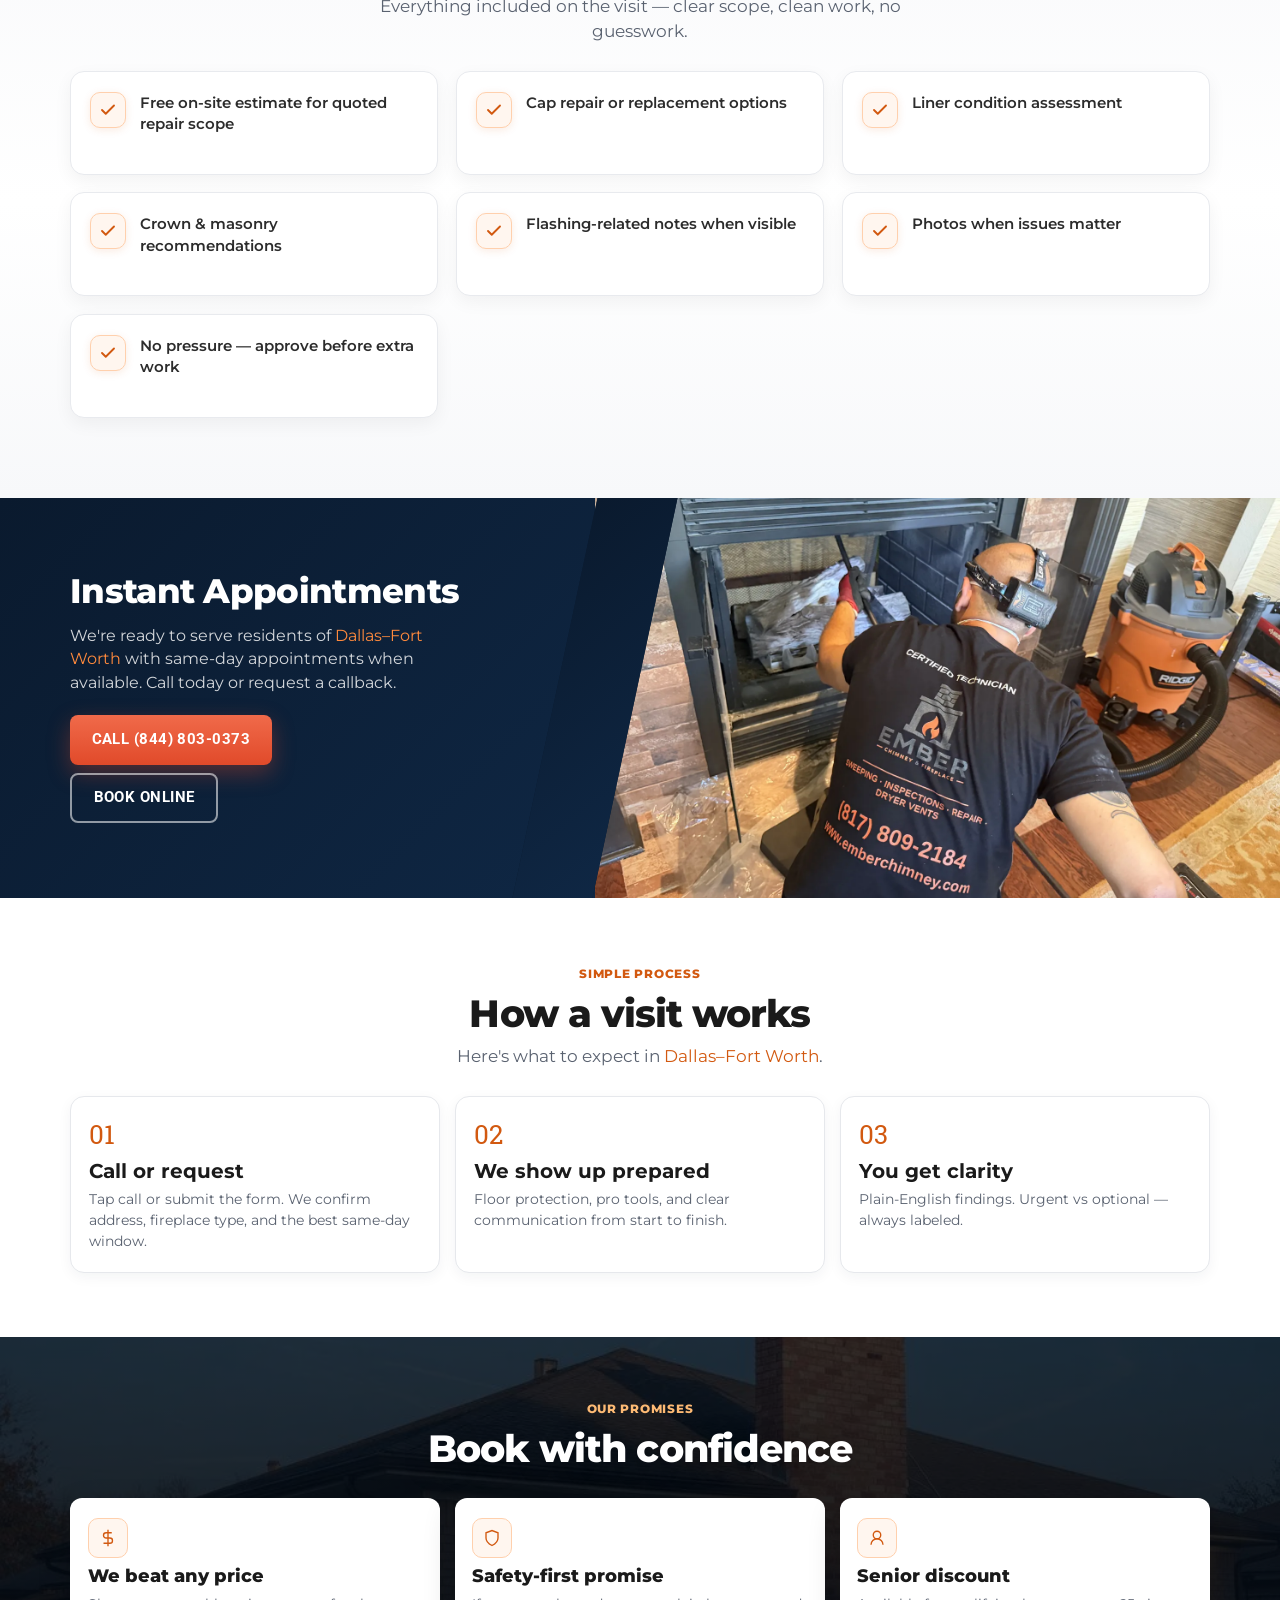
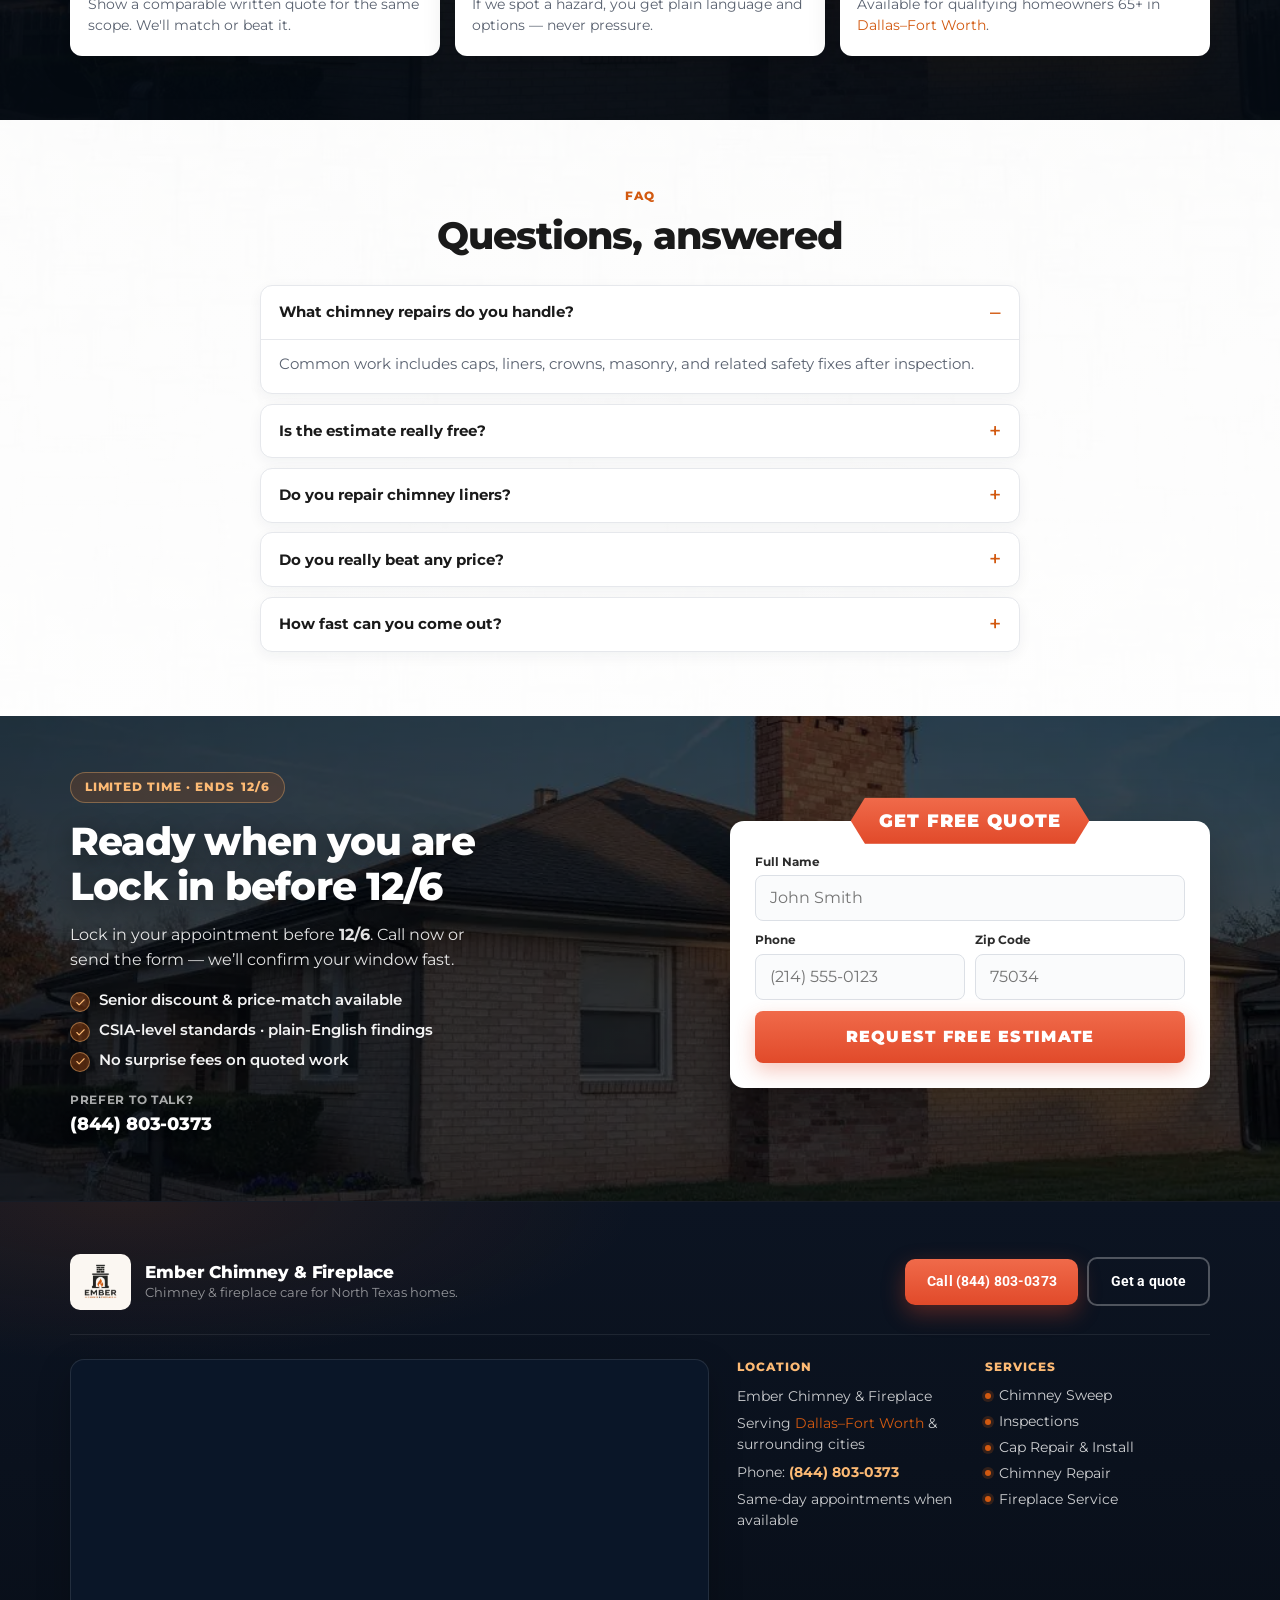
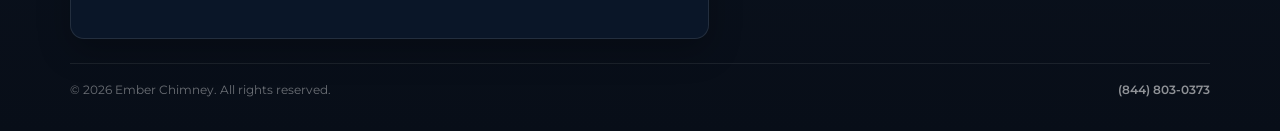
<file: offer/chimney-repair/index.html>
<!DOCTYPE html>
<html lang="en">
<head>
  <meta charset="utf-8">
  <meta name="viewport" content="width=device-width, initial-scale=1, viewport-fit=cover">
  <!-- Page 3/5 · chimney-repair -->
  <title>Chimney Repair in Dallas–Fort Worth | Free Estimate | Ember Chimney</title>
  <meta name="description" content="Chimney Repair in Dallas–Fort Worth. Free estimate, senior discount, we beat any price. Caps, liners, crowns, masonry.">
  <meta name="robots" content="noindex, nofollow">
  <meta name="googlebot" content="noindex, nofollow">
  <meta name="theme-color" content="#0a1a2e">
  <meta name="format-detection" content="telephone=yes">
  <link rel="preconnect" href="https://fonts.googleapis.com">
  <link rel="preconnect" href="https://fonts.gstatic.com" crossorigin>
  <link href="https://fonts.googleapis.com/css2?family=Montserrat:wght@400;500;600;700;800&family=Roboto:wght@400;500;700&family=Roboto+Slab:wght@400;600;700&display=swap" rel="stylesheet">
  <link rel="stylesheet" href="../../assets/css/lp.css?v=33">
  <!-- Google tag (gtag.js) -->
  <script async src="https://www.googletagmanager.com/gtag/js?id=AW-18337676973"></script>
  <script>
    window.dataLayer = window.dataLayer || [];
    function gtag(){dataLayer.push(arguments);}
    gtag('js', new Date());
    gtag('config', 'AW-18337676973');
  </script>
  <!-- CallRail: early load so gclid session is ready before numbers paint -->
  <link rel="preconnect" href="https://cdn.callrail.com" crossorigin>
  <link rel="dns-prefetch" href="https://cdn.callrail.com">
</head>
<body class="lp-canvas">
  <a class="skip-link" href="#book">Skip to quote form</a>

  <header class="site-header" data-header>
    <div class="wrap header-inner">
      <div class="brand">
        <img class="brand-logo" src="../../assets/images/ember-logo.webp" alt="Ember Chimney &amp; Fireplace" width="200" height="56" decoding="async">
      </div>
      <div class="header-local">
        <span class="header-local-label">Chimney &amp; Fireplace | <span class="city">Dallas–Fort Worth</span></span>
        <a class="header-local-phone" href="tel:+18448030373">(844) 803-0373</a>
      </div>
      <a class="header-call" href="tel:+18448030373">Call Now</a>
    </div>
  </header>

  <main>
    <section class="hero-atlas" aria-label="Hero">
      <div class="hero-atlas-bg" style="background-image:url('../../assets/images/photos/hero-repair.webp?v=5')"></div>
      <div class="wrap">
        <div class="hero-left">
          <div class="hero-badge" style="display:inline-flex;align-items:center;gap:.4rem;background:rgba(255,255,255,.12);border:1px solid rgba(255,255,255,.22);border-radius:999px;padding:.35rem .85rem;font-size:.82rem;font-weight:600;margin-bottom:1rem;color:#fff">
            Same-day service in <span class="city">Dallas–Fort Worth</span>
          </div>
          <p class="hero-review-line" style="display:flex;align-items:flex-start;gap:.4rem;margin:0 0 .85rem;max-width:34rem;font-size:.84rem;line-height:1.35;font-weight:600;color:#fff">
            <span aria-hidden="true" style="color:#fabb05;letter-spacing:.06em;flex-shrink:0;font-size:1rem;line-height:1.2">★★★★★</span>
            <span>Family owned and serving DFW since 2004. 5.0 stars on Google from 21 reviews.</span>
          </p>
          <h1 class="display h1" style="color:#fff;font-size:clamp(1.65rem,4vw,2.45rem);font-weight:800;line-height:1.12;margin:0 0 .65rem"><span class="svc">Chimney Repair</span> in <span class="city">Dallas–Fort Worth</span> — <span class="h1-price">Free Estimate</span></h1>
          <p class="sub">Honest repairs — senior discount &amp; price-match</p>
          <ul class="hero-bullets">
            <li><span class="ico"><svg viewBox="0 0 24 24" fill="none" stroke="currentColor" stroke-width="2" stroke-linecap="round" stroke-linejoin="round" aria-hidden="true"><path d="M12 1v22"/><path d="M17 5H9.5a3.5 3.5 0 0 0 0 7h5a3.5 3.5 0 0 1 0 7H6"/></svg></span><span>Free Repair Estimate</span></li>
            <li><span class="ico"><svg viewBox="0 0 24 24" fill="none" stroke="currentColor" stroke-width="2" stroke-linecap="round" stroke-linejoin="round" aria-hidden="true"><path d="M20 6 9 17l-5-5"/></svg></span><span>All Chimney Types — Gas &amp; Electric</span></li>
            <li><span class="ico"><svg viewBox="0 0 24 24" fill="none" stroke="currentColor" stroke-width="2" stroke-linecap="round" stroke-linejoin="round" aria-hidden="true"><path d="M12 2l2.4 7.2H22l-6 4.4 2.3 7.2L12 16.8 5.7 20.8 8 13.6 2 9.2h7.6z"/></svg></span><span>Senior Discount 65+</span></li>
            <li><span class="ico"><svg viewBox="0 0 24 24" fill="none" stroke="currentColor" stroke-width="2" stroke-linecap="round" stroke-linejoin="round" aria-hidden="true"><path d="M12 22s8-7 8-13a8 8 0 1 0-16 0c0 6 8 13 8 13z"/><circle cx="12" cy="9" r="2.5"/></svg></span><span>Serving All Of <span class="city">Dallas–Fort Worth</span></span></li>
            <li><span class="ico"><svg viewBox="0 0 24 24" fill="none" stroke="currentColor" stroke-width="2" stroke-linecap="round" stroke-linejoin="round" aria-hidden="true"><path d="M12 22s8-4 8-10V5l-8-3-8 3v7c0 6 8 10 8 10z"/></svg></span><span>Caps · Liners · Crowns · Masonry</span></li>
          </ul>
          <div class="hero-actions">
            <a class="btn btn-coral btn-lg" href="tel:+18448030373">Call (844) 803-0373</a>
            <a class="btn btn-ghost btn-lg" href="#book">Book Online</a>
          </div>
          <div class="hero-mini-badges" aria-label="Trust badges">
            <img src="../../assets/images/badges/CSIA-Badge.webp" alt="CSIA Certified Chimney Sweep" width="80" height="80" loading="lazy">
            <img src="../../assets/images/badges/bbb.webp" alt="BBB Accredited Business" width="60" height="80" loading="lazy">
            <img src="../../assets/images/badges/yelp-logo.webp" alt="Yelp" width="120" height="40" class="badge-yelp" loading="lazy">
            <img src="../../assets/images/badges/nextdoor-logo.webp" alt="Nextdoor" width="48" height="48" class="badge-nextdoor" loading="lazy">
          </div>
        </div>

        <aside class="quote-card" id="book" aria-label="Get a free quote">
          <div class="quote-ribbon">Get Free Quote</div>
          <form data-lp-form data-service="chimney-repair" action="#" method="post" novalidate>
            <div class="field">
              <label for="name">Full Name</label>
              <input id="name" name="name" type="text" autocomplete="name" placeholder="John Smith" required>
            </div>
            <div class="form-row two">
              <div class="field">
                <label for="phone">Phone</label>
                <input id="phone" name="phone" type="tel" autocomplete="tel" inputmode="tel" placeholder="(214) 555-0123" required>
              </div>
              <div class="field">
                <label for="zip">Zip Code</label>
                <input id="zip" name="zip" type="text" inputmode="numeric" autocomplete="postal-code" maxlength="10" placeholder="75034" required>
              </div>
            </div>
            <div class="field">
              <label for="msg">Short Message About Your Needs</label>
              <textarea id="msg" name="message" placeholder="I need service regarding..."></textarea>
            </div>
            <button class="btn-send" type="submit">Request Free Estimate</button>
            <p class="form-status" role="status" aria-live="polite"></p>
            <p class="form-note" style="margin-top:.65rem;font-size:.78rem;color:var(--muted);text-align:center">Fastest: <a href="tel:+18448030373"><strong>(844) 803-0373</strong></a></p>
            <p class="ad-guarantee" style="margin:.7rem 0 0;padding:.65rem .75rem;font-size:.78rem;line-height:1.45;text-align:center;color:var(--ink);background:#f7f8fa;border:1px solid #e5e7eb;border-radius:8px">No-Mess Guarantee: we protect your floors and leave the room as we found it. We Beat Any Price: bring a written quote for the same work and we beat it.</p>
          </form>
        </aside>
      </div>
    </section>

    <div class="appt-band">
      <div class="wrap">
        Same-Day Appointments Available in <span class="city">Dallas–Fort Worth</span>
      </div>
    </div>

    <!-- Offers / discounts (Atlas-style) -->
    <section class="offers-atlas" id="offers">
      <div class="wrap">
        <p class="offers-date">Limited Time · Available Until <span data-offer-end>7/27</span></p>
                <div class="deal-grid">
          <article class="deal-card featured">
            <a class="deal-link" href="#book">
              <div class="deal-photo">
                <img src="../../assets/images/photos/job-sweep-portrait.webp" alt="Free chimney repair estimate" width="640" height="480" loading="lazy" decoding="async">
              </div>
              <div class="deal-body">
                <div class="deal-amount">FREE</div>
                <div class="deal-label">Repair Estimate</div>
              </div>
            </a>
          </article>
          <article class="deal-card">
            <a class="deal-link" href="#book">
              <div class="deal-photo">
                <img src="../../assets/images/photos/cap-repair-offer.webp" alt="20% off Cap Repair / Replacement" width="640" height="480" loading="lazy" decoding="async">
              </div>
              <div class="deal-body">
                <div class="deal-amount">20% OFF</div>
                <div class="deal-label">Cap Repair / Replacement</div>
              </div>
            </a>
          </article>
          <article class="deal-card">
            <a class="deal-link" href="#book">
              <div class="deal-photo">
                <img src="../../assets/images/photos/gen-gas-fireplace.webp" alt="25% off gas and electrical chimney repairs" width="640" height="480" loading="lazy" decoding="async">
              </div>
              <div class="deal-body">
                <div class="deal-amount">25% OFF</div>
                <div class="deal-label">Gas &amp; Electrical Chimney Repairs</div>
              </div>
            </a>
          </article>
          <article class="deal-card">
            <a class="deal-link" href="#book">
              <div class="deal-photo">
                <img src="../../assets/images/photos/crown-repair-offer.webp" alt="15% off Crown / Masonry" width="640" height="480" loading="lazy" decoding="async">
              </div>
              <div class="deal-body">
                <div class="deal-amount">15% OFF</div>
                <div class="deal-label">Crown / Masonry</div>
              </div>
            </a>
          </article>
          <article class="deal-card">
            <a class="deal-link" href="tel:+18448030373">
              <div class="deal-photo">
                <img src="../../assets/images/photos/owner-local.webp" alt="Senior Discount 65+" width="640" height="480" loading="lazy" decoding="async">
              </div>
              <div class="deal-body">
                <div class="deal-amount">10% OFF</div>
                <div class="deal-label">Senior Discount 65+</div>
              </div>
            </a>
          </article>
          <article class="deal-card">
            <a class="deal-link" href="tel:+18448030373">
              <div class="deal-photo">
                <img src="../../assets/images/photos/deal-job.webp" alt="Price match — we beat any price" width="640" height="480" loading="lazy" decoding="async">
              </div>
              <div class="deal-body">
                <div class="deal-amount">BEAT IT</div>
                <div class="deal-label">We Beat Any Price</div>
              </div>
            </a>
          </article>
        </div>
      </div>
    </section>
    <!-- Google reviews slider -->
    <section class="reviews-atlas" id="reviews">
      <div class="wrap">
        <div class="section-head center">
          <div class="eyebrow">Google reviews</div>
          <h2 class="display h2">What <span class="city">Dallas–Fort Worth</span> neighbors say</h2>
        </div>
        <div class="google-reviews-slider" data-reviews-slider>
          <div class="google-excellent">
            <div class="ge-label">Excellent</div>
            <div class="ge-stars" aria-label="5 out of 5 stars">★★★★★</div>
            <div class="ge-based">Based on 10<br>recent reviews</div>
            <div class="ge-google">
              <svg viewBox="0 0 24 24" aria-hidden="true"><path fill="#4285F4" d="M22.56 12.25c0-.78-.07-1.53-.2-2.25H12v4.26h5.92c-.26 1.37-1.04 2.53-2.21 3.31v2.77h3.57c2.08-1.92 3.28-4.74 3.28-8.09z"/><path fill="#34A853" d="M12 23c2.97 0 5.46-.98 7.28-2.66l-3.57-2.77c-.98.66-2.23 1.06-3.71 1.06-2.86 0-5.29-1.93-6.16-4.53H2.18v2.84C3.99 20.53 7.7 23 12 23z"/><path fill="#FBBC05" d="M5.84 14.09c-.22-.66-.35-1.36-.35-2.09s.13-1.43.35-2.09V7.07H2.18C1.43 8.55 1 10.22 1 12s.43 3.45 1.18 4.93l2.85-2.22.81-.62z"/><path fill="#EA4335" d="M12 5.38c1.62 0 3.06.56 4.21 1.64l3.15-3.15C17.45 2.09 14.97 1 12 1 7.7 1 3.99 3.47 2.18 7.07l3.66 2.84c.87-2.6 3.3-4.53 6.16-4.53z"/></svg>
              Google
            </div>
          </div>
          <div class="g-slider-viewport">
            <button type="button" class="g-slider-btn g-slider-prev" data-slider-prev aria-label="Previous reviews">‹</button>
            <div class="google-reviews-track" data-slider-track>
          <article class="g-review-card" role="group" aria-label="Review by Kathy R.">
            <div class="g-review-top">
              <div class="g-review-avatar c1" aria-hidden="true">KR</div>
              <div class="g-review-meta">
                <strong>Kathy R.</strong>
                <time datetime="2025-11-12">2025-11-12</time>
              </div>
            </div>
            <div class="g-review-stars" aria-label="5 stars">★★★★★</div>
            <blockquote>Booked the $99 sweep and they were on time, laid drop cloths, and left the house cleaner than they found it. Fireplace draws great now.</blockquote>
            <button type="button" class="g-review-more" data-review-more>Read more</button>
          </article>
          <article class="g-review-card" role="group" aria-label="Review by Tony B.">
            <div class="g-review-top">
              <div class="g-review-avatar c2" aria-hidden="true">TB</div>
              <div class="g-review-meta">
                <strong>Tony B.</strong>
                <time datetime="2025-10-03">2025-10-03</time>
              </div>
            </div>
            <div class="g-review-stars" aria-label="5 stars">★★★★★</div>
            <blockquote>Honest inspection with photos of the cap issue. No scare tactics, fair price, and they beat the written quote I had from another company.</blockquote>
            <button type="button" class="g-review-more" data-review-more>Read more</button>
          </article>
          <article class="g-review-card" role="group" aria-label="Review by Diane W.">
            <div class="g-review-top">
              <div class="g-review-avatar c3" aria-hidden="true">DW</div>
              <div class="g-review-meta">
                <strong>Diane W.</strong>
                <time datetime="2025-09-18">2025-09-18</time>
              </div>
            </div>
            <div class="g-review-stars" aria-label="5 stars">★★★★★</div>
            <blockquote>Senior discount applied without hassle. Tech explained urgent vs optional in plain English. Would use Ember again for our Plano home.</blockquote>
            <button type="button" class="g-review-more" data-review-more>Read more</button>
          </article>
          <article class="g-review-card" role="group" aria-label="Review by Mike G.">
            <div class="g-review-top">
              <div class="g-review-avatar c1" aria-hidden="true">MG</div>
              <div class="g-review-meta">
                <strong>Mike G.</strong>
                <time datetime="2025-08-22">2025-08-22</time>
              </div>
            </div>
            <div class="g-review-stars" aria-label="5 stars">★★★★★</div>
            <blockquote>Same-day appointment in Frisco. Crown work looks solid and they cleaned up every bit of dust. Highly recommend.</blockquote>
            <button type="button" class="g-review-more" data-review-more>Read more</button>
          </article>
          <article class="g-review-card" role="group" aria-label="Review by Jennifer S.">
            <div class="g-review-top">
              <div class="g-review-avatar c2" aria-hidden="true">JS</div>
              <div class="g-review-meta">
                <strong>Jennifer S.</strong>
                <time datetime="2025-08-05">2025-08-05</time>
              </div>
            </div>
            <div class="g-review-stars" aria-label="5 stars">★★★★★</div>
            <blockquote>Had animals in the flue — new cap install was quick and the price matched what they quoted on the phone. Professional crew.</blockquote>
            <button type="button" class="g-review-more" data-review-more>Read more</button>
          </article>
          <article class="g-review-card" role="group" aria-label="Review by Chris P.">
            <div class="g-review-top">
              <div class="g-review-avatar c3" aria-hidden="true">CP</div>
              <div class="g-review-meta">
                <strong>Chris P.</strong>
                <time datetime="2025-07-19">2025-07-19</time>
              </div>
            </div>
            <div class="g-review-stars" aria-label="5 stars">★★★★★</div>
            <blockquote>Gas fireplace was acting up. They diagnosed it on site, fixed it same visit, and walked me through maintenance tips.</blockquote>
            <button type="button" class="g-review-more" data-review-more>Read more</button>
          </article>
          <article class="g-review-card" role="group" aria-label="Review by Amy M.">
            <div class="g-review-top">
              <div class="g-review-avatar c1" aria-hidden="true">AM</div>
              <div class="g-review-meta">
                <strong>Amy M.</strong>
                <time datetime="2025-06-28">2025-06-28</time>
              </div>
            </div>
            <div class="g-review-stars" aria-label="5 stars">★★★★★</div>
            <blockquote>Used Ember for chimney repair after a storm. Clear options, no pressure, and the price-match promise was real.</blockquote>
            <button type="button" class="g-review-more" data-review-more>Read more</button>
          </article>
          <article class="g-review-card" role="group" aria-label="Review by Ron H.">
            <div class="g-review-top">
              <div class="g-review-avatar c2" aria-hidden="true">RH</div>
              <div class="g-review-meta">
                <strong>Ron H.</strong>
                <time datetime="2025-06-02">2025-06-02</time>
              </div>
            </div>
            <div class="g-review-stars" aria-label="5 stars">★★★★★</div>
            <blockquote>Inspection was thorough. Got photos of liner wear and a written plan. Felt like a neighbor helping, not a sales pitch.</blockquote>
            <button type="button" class="g-review-more" data-review-more>Read more</button>
          </article>
          <article class="g-review-card" role="group" aria-label="Review by Lisa C.">
            <div class="g-review-top">
              <div class="g-review-avatar c3" aria-hidden="true">LC</div>
              <div class="g-review-meta">
                <strong>Lisa C.</strong>
                <time datetime="2025-05-14">2025-05-14</time>
              </div>
            </div>
            <div class="g-review-stars" aria-label="5 stars">★★★★★</div>
            <blockquote>Called for a sweep before winter. On time, respectful of our floors, and the $99 special was exactly as advertised.</blockquote>
            <button type="button" class="g-review-more" data-review-more>Read more</button>
          </article>
          <article class="g-review-card" role="group" aria-label="Review by Brian D.">
            <div class="g-review-top">
              <div class="g-review-avatar c1" aria-hidden="true">BD</div>
              <div class="g-review-meta">
                <strong>Brian D.</strong>
                <time datetime="2025-04-30">2025-04-30</time>
              </div>
            </div>
            <div class="g-review-stars" aria-label="5 stars">★★★★★</div>
            <blockquote>McKinney homeowner here — great communication from booking to finish. Will call them for the next inspection too.</blockquote>
            <button type="button" class="g-review-more" data-review-more>Read more</button>
          </article>
            </div>
            <button type="button" class="g-slider-btn g-slider-next" data-slider-next aria-label="Next reviews">›</button>
          </div>
          <div class="g-slider-dots" data-slider-dots aria-hidden="true"></div>
        </div>
      </div>
    </section>


    <!-- CSIA emphasis -->
    <section class="csia-emphasis" id="csia">
      <div class="csia-emphasis-bg" style="background-image:url('../../assets/images/photos/hero-chimney-home.webp?v=2')" aria-hidden="true"></div>
      <div class="wrap">
        <div class="csia-seal-wrap">
          <div class="csia-seal-ring">
            <img src="../../assets/images/badges/CSIA-Badge.webp" alt="CSIA Certified Chimney Sweep" width="200" height="200" loading="lazy" decoding="async">
          </div>
          <span class="csia-seal-tag">CSIA standards</span>
        </div>
        <div class="csia-copy">
          <div class="eyebrow">Why standards matter</div>
          <h2>Fire safety isn't DIY</h2>
          <p>Creosote, cracked liners, and blocked flues rarely announce themselves until it's expensive — or dangerous. We work to <strong>CSIA-level standards</strong> so your family gets a clear, honest safety picture.</p>
          <div class="csia-meta">
            <span class="csia-chip"><strong>CSIA</strong> chimney safety</span>
            <span class="csia-chip"><strong>NFI</strong> hearth guidance</span>
            <span class="csia-chip"><strong>DFW</strong> homes we serve</span>
          </div>
          <ul class="csia-points">
            <li>Safety-first evaluation on every job</li>
            <li>Plain-English findings homeowners understand</li>
            <li>Documented issues — no scare tactics</li>
            <li>Urgent vs optional, always labeled</li>
          </ul>
          <div class="csia-actions">
            <a class="btn btn-coral" href="tel:+18448030373">Call (844) 803-0373</a>
            <a class="btn btn-ghost" href="#book">Request a quote</a>
          </div>
        </div>
      </div>
    </section>


    <!-- Work photos -->
    <section class="section section-tint" id="story">
      <div class="wrap">
        <div class="section-head">
          <div class="eyebrow">Meet the team &amp; see the work</div>
          <h2 class="display h2">Photos &amp; video of real work</h2>
          <p class="lead">Real job-site photos and video from our local crew — clean, careful, and thorough.</p>
        </div>
        <div class="work-grid">
          <figure class="work-shot">
            <video data-work-video muted loop playsinline preload="none" poster="../../assets/images/photos/job-vid-wide.webp" aria-label="Ember technician sweeping a living-room fireplace">
              <source src="../../assets/videos/job-sweep-wide.mp4" type="video/mp4">
            </video>
          </figure>
          <figure class="work-shot">
            <video data-work-video muted loop playsinline preload="none" poster="../../assets/images/photos/job-vid-action.webp" aria-label="Ember technician vacuuming a fireplace with a headlamp">
              <source src="../../assets/videos/job-sweep-action.mp4" type="video/mp4">
            </video>
          </figure>
          <figure class="work-shot">
            <video data-work-video muted loop playsinline preload="none" poster="../../assets/images/photos/job-vid-close.webp" aria-label="Ember technician working inside a fireplace">
              <source src="../../assets/videos/job-sweep-close.mp4" type="video/mp4">
            </video>
          </figure>
          <figure class="work-shot">
            <img src="../../assets/images/photos/job-sweep-branded.webp" alt="Certified Ember technician servicing a fireplace" width="1600" height="1200" loading="lazy" decoding="async">
          </figure>
          <figure class="work-shot">
            <img src="../../assets/images/photos/job-sweep-side.webp" alt="Ember technician sweeping a gas fireplace from the side" width="1600" height="1200" loading="lazy" decoding="async">
          </figure>
          <figure class="work-shot">
            <img src="../../assets/images/photos/job-sweep-portrait.webp" alt="Ember technician vacuuming a fireplace" width="1200" height="1600" loading="lazy" decoding="async">
          </figure>
          <figure class="work-shot">
            <img src="../../assets/images/photos/job-attic-01.webp" alt="Ember technician inspecting a chimney chase in the attic" width="1200" height="1600" loading="lazy" decoding="async">
          </figure>
          <figure class="work-shot">
            <img src="../../assets/images/photos/job-sweep-tools.webp" alt="Fireplace opened for a professional sweep with drop cloths down" width="1600" height="1200" loading="lazy" decoding="async">
          </figure>
          <figure class="work-shot">
            <img src="../../assets/images/photos/job-sweep-action.webp" alt="Ember technician cleaning gas logs during a fireplace sweep" width="1600" height="1200" loading="lazy" decoding="async">
          </figure>
          <figure class="work-shot">
            <img src="../../assets/images/photos/job-sweep-kneel.webp" alt="Ember certified technician kneeling at a fireplace" width="1600" height="1200" loading="lazy" decoding="async">
          </figure>
          <figure class="work-shot">
            <img src="../../assets/images/photos/job-sweep-shirt.webp" alt="Ember Chimney certified technician on a fireplace job" width="1600" height="1200" loading="lazy" decoding="async">
          </figure>
          <figure class="work-shot">
            <img src="../../assets/images/photos/job-sweep-vacuum.webp" alt="Ember technician vacuuming a fireplace flue" width="1600" height="1200" loading="lazy" decoding="async">
          </figure>
          <figure class="work-shot">
            <img src="../../assets/images/photos/job-sweep-drill.webp" alt="Ember technician servicing a fireplace with pro tools" width="1600" height="1200" loading="lazy" decoding="async">
          </figure>
          <figure class="work-shot">
            <img src="../../assets/images/photos/job-sweep-wand.webp" alt="Ember technician using a vacuum wand in a fireplace" width="1600" height="1200" loading="lazy" decoding="async">
          </figure>
          <figure class="work-shot">
            <img src="../../assets/images/photos/job-attic-02.webp" alt="Ember technician checking masonry in an attic chimney" width="1200" height="1600" loading="lazy" decoding="async">
          </figure>
        </div>
      </div>
    </section>

    <!-- What's included (page-specific) -->
    <section class="section" id="included">
      <div class="wrap">
        <div class="section-head center">
          <div class="eyebrow">What's included</div>
          <h2 class="display h2">What you get</h2>
          <p class="lead">Everything included on the visit — clear scope, clean work, no guesswork.</p>
        </div>
        <ul class="included-list">
            <li>Free on-site estimate for quoted repair scope</li>
            <li>Cap repair or replacement options</li>
            <li>Liner condition assessment</li>
            <li>Crown &amp; masonry recommendations</li>
            <li>Flashing-related notes when visible</li>
            <li>Photos when issues matter</li>
            <li>No pressure — approve before extra work</li>
        </ul>
      </div>
    </section>

    <!-- Instant appointments split -->
    <section class="split-cta" aria-label="Book now">
      <div class="split-cta-copy">
        <h2>Instant Appointments</h2>
        <p>We're ready to serve residents of <span class="city">Dallas–Fort Worth</span> with same-day appointments when available. Call today or request a callback.</p>
        <div class="split-cta-actions">
          <a class="btn btn-coral" href="tel:+18448030373">Call (844) 803-0373</a>
          <a class="btn btn-ghost" href="#book">Book Online</a>
        </div>
      </div>
      <div class="split-cta-media" style="background-image:url('../../assets/images/photos/job-sweep-branded.webp')" role="img" aria-label="Ember certified technician"></div>
    </section>

    <!-- How it works -->
    <section class="section" id="how">
      <div class="wrap">
        <div class="section-head center">
          <div class="eyebrow">Simple process</div>
          <h2 class="display h2">How a visit works</h2>
          <p class="lead">Here's what to expect in <span class="city">Dallas–Fort Worth</span>.</p>
        </div>
        <div class="process">
          <article class="step">
            <h3 class="h3">Call or request</h3>
            <p>Tap call or submit the form. We confirm address, fireplace type, and the best same-day window.</p>
          </article>
          <article class="step">
            <h3 class="h3">We show up prepared</h3>
            <p>Floor protection, pro tools, and clear communication from start to finish.</p>
          </article>
          <article class="step">
            <h3 class="h3">You get clarity</h3>
            <p>Plain-English findings. Urgent vs optional — always labeled.</p>
          </article>
        </div>
      </div>
    </section>

    <!-- Guarantees / promises -->
    <section class="promises-band" id="guarantees">
      <div class="promises-band-bg" style="background-image:url('../../assets/images/photos/hero-chimney-home.webp')" aria-hidden="true"></div>
      <div class="wrap">
        <div class="section-head center">
          <div class="eyebrow">Our promises</div>
          <h2 class="display h2">Book with confidence</h2>
        </div>
        <div class="guarantee-grid">
          <article class="g-card hot">
            <div class="g-icon" aria-hidden="true"><svg viewBox="0 0 24 24" fill="none" stroke="currentColor" stroke-width="1.8"><path d="M12 1v22"/><path d="M17 5H9.5a3.5 3.5 0 0 0 0 7h5a3.5 3.5 0 0 1 0 7H6"/></svg></div>
            <h3>We beat any price</h3>
            <p>Show a comparable written quote for the same scope. We'll match or beat it.</p>
          </article>
          <article class="g-card">
            <div class="g-icon" aria-hidden="true"><svg viewBox="0 0 24 24" fill="none" stroke="currentColor" stroke-width="1.8"><path d="M12 22s8-4 8-10V5l-8-3-8 3v7c0 6 8 10 8 10z"/></svg></div>
            <h3>Safety-first promise</h3>
            <p>If we spot a hazard, you get plain language and options — never pressure.</p>
          </article>
          <article class="g-card">
            <div class="g-icon" aria-hidden="true"><svg viewBox="0 0 24 24" fill="none" stroke="currentColor" stroke-width="1.8"><circle cx="12" cy="8" r="5"/><path d="M20 21a8 8 0 1 0-16 0"/></svg></div>
            <h3>Senior discount</h3>
            <p>Available for qualifying homeowners 65+ in <span class="city">Dallas–Fort Worth</span>.</p>
          </article>
        </div>
      </div>
    </section>

    <!-- FAQ page-specific -->
    <section class="section section-tint" id="faq">
      <div class="wrap-narrow">
        <div class="section-head center">
          <div class="eyebrow">FAQ</div>
          <h2 class="display h2">Questions, answered</h2>
        </div>
        <div class="faq-list">
          <details class="faq-item" open>
            <summary>What chimney repairs do you handle?</summary>
            <div class="faq-a">Common work includes caps, liners, crowns, masonry, and related safety fixes after inspection.</div>
          </details>
          <details class="faq-item">
            <summary>Is the estimate really free?</summary>
            <div class="faq-a">Yes for standard residential repair quotes in our service area. We'll tell you if anything is out of scope first.</div>
          </details>
          <details class="faq-item">
            <summary>Do you repair chimney liners?</summary>
            <div class="faq-a">We assess liner condition and recommend repair or reline options when needed — with plain-English pricing.</div>
          </details>
          <details class="faq-item">
            <summary>Do you really beat any price?</summary>
            <div class="faq-a">Yes — on like-for-like written quotes for the same scope.</div>
          </details>
          <details class="faq-item">
            <summary>How fast can you come out?</summary>
            <div class="faq-a">Same-day when available. Call <a href="tel:+18448030373">(844) 803-0373</a>.</div>
          </details>
        </div>
      </div>
    </section>

    <!-- Bottom form -->
    <section class="bottom-form" id="contact">
      <div class="bottom-form-bg" style="background-image:url('../../assets/images/photos/hero-chimney-home.webp')"></div>
      <div class="wrap">
                <div class="bottom-form-msg">
          <div class="bf-eyebrow">Limited time · Ends <span data-offer-end>7/27</span></div>
          <h2>Ready when you are<br>Lock in before <span data-offer-end>7/27</span></h2>
          <p class="bf-lead">Lock in your appointment before <strong class="bf-date" data-offer-end>7/27</strong>. Call now or send the form — we’ll confirm your window fast.</p>
          <ul class="bf-points">
            <li>Senior discount &amp; price-match available</li>
            <li>CSIA-level standards · plain-English findings</li>
            <li>No surprise fees on quoted work</li>
          </ul>
          <div>
            <span class="bf-phone-label">Prefer to talk?</span>
            <a class="bf-phone" href="tel:+18448030373">(844) 803-0373</a>
          </div>
        </div>
        <aside class="quote-card" aria-label="Request a callback">
          <div class="quote-ribbon">Get Free Quote</div>
          <form data-lp-form data-service="chimney-repair" action="#" method="post" novalidate>
            <div class="field">
              <label for="name2">Full Name</label>
              <input id="name2" name="name" type="text" autocomplete="name" placeholder="John Smith" required>
            </div>
            <div class="form-row two">
              <div class="field">
                <label for="phone2">Phone</label>
                <input id="phone2" name="phone" type="tel" autocomplete="tel" inputmode="tel" placeholder="(214) 555-0123" required>
              </div>
              <div class="field">
                <label for="zip2">Zip Code</label>
                <input id="zip2" name="zip" type="text" inputmode="numeric" autocomplete="postal-code" maxlength="10" placeholder="75034" required>
              </div>
            </div>
            <button class="btn-send" type="submit">Request Free Estimate</button>
            <p class="form-status" role="status" aria-live="polite"></p>
          </form>
        </aside>
      </div>
    </section>
  </main>

  <footer class="site-footer">
    <div class="wrap">
      <div class="footer-top">
        <div class="footer-brand">
          <img src="../../assets/images/ember-logo.webp" alt="Ember Chimney &amp; Fireplace" width="144" height="144" loading="lazy" decoding="async">
          <div class="footer-brand-text">
            <strong>Ember Chimney &amp; Fireplace</strong>
            <span>Chimney &amp; fireplace care for North Texas homes.</span>
          </div>
        </div>
        <div class="footer-top-cta">
          <a class="btn btn-coral" href="tel:+18448030373">Call (844) 803-0373</a>
          <a class="btn btn-ghost" href="#book">Get a quote</a>
        </div>
      </div>

      <div class="footer-main">
        <div class="footer-map">
          <iframe
            src="https://www.google.com/maps/embed?pb=!1m18!1m12!1m3!1d3350.4753144337756!2d-97.15533839999999!3d32.8855991!2m3!1f0!2f0!3f0!3m2!1i1024!2i768!4f13.1!3m3!1m2!1s0x864dd5424c57b88f%3A0x57c02e2ee402b0b0!2sEmber%20Chimney%20%26%20Fireplace!5e0!3m2!1sen!2sus!4v1785283434606!5m2!1sen!2sus"
            title="Ember Chimney &amp; Fireplace on Google Maps"
            loading="lazy"
            referrerpolicy="strict-origin-when-cross-origin"
            allowfullscreen=""
          ></iframe>
        </div>
        <div class="footer-side">
          <div class="footer-block">
            <h3>Location</h3>
            <p class="footer-line">Ember Chimney &amp; Fireplace</p>
            <p class="footer-line">Serving <span class="city">Dallas–Fort Worth</span> &amp; surrounding cities</p>
            <p class="footer-line">Phone: <a href="tel:+18448030373">(844) 803-0373</a></p>
            <p class="footer-line">Same-day appointments when available</p>
          </div>
          <div class="footer-block">
            <h3>Services</h3>
            <ul class="footer-services">
              <li>Chimney Sweep</li>
              <li>Inspections</li>
              <li>Cap Repair &amp; Install</li>
              <li>Chimney Repair</li>
              <li>Fireplace Service</li>
            </ul>
          </div>
        </div>
      </div>

      <div class="footer-meta">
        <span>&copy; <span data-year>2026</span> Ember Chimney. All rights reserved.</span>
        <a href="tel:+18448030373">(844) 803-0373</a>
      </div>
    </div>
  </footer>

<div class="sticky-bar" role="region" aria-label="Quick contact">
    <div class="sticky-inner">
      <a class="btn btn-outline" href="#book">Free Estimate</a>
      <a class="btn btn-coral" href="tel:+18448030373">Call Now</a>
    </div>
  </div>


  <script>
  (function(){
    var GEO = {
      "1026178":"Allen","1026193":"Argyle","1026215":"Bedford","1026271":"Carrollton",
      "1026278":"Celina","1026306":"Colleyville","1026317":"Coppell","1026339":"Dallas","1026350":"Denton",
      "1026385":"Euless","1026398":"Flower Mound","1026411":"Fort Worth","1026407":"Frisco","1026441":"Grapevine",
      "9052131":"Highland Park","9052132":"Highland Village","1026490":"Hurst","1026518":"Keller",
      "9189634":"Lantana","1026556":"Lewisville","1026562":"Little Elm","1026607":"McKinney",
      "1026658":"North Richland Hills","1026695":"Plano","1026716":"Prosper","1026729":"Richardson",
      "1026741":"Rockwall","1026804":"Southlake","1026836":"The Colony","9053007":"Trophy Club",
      "9053028":"University Park","9053138":"Westlake"
    };
    var loc = new URLSearchParams(location.search).get('loc');
    var city = GEO[loc];
    if(city){
      document.querySelectorAll('.city').forEach(function(el){ el.textContent = city; });
      document.title = document.title.replace('Dallas\u2013Fort Worth', city);
    }
  })();
  </script>


  <script>
  (function(){
    /* Whitelist ONLY — never render the raw URL parameter into the page.
       Keys must stay in sync with the ad group's keyword list (Yuval supplies updates). */
    var KW = {
      "chimney repair": "Chimney Repair",
      "chimney repair near me": "Chimney Repair",
      "chimney repair cost": "Chimney Repair",
      "chimney repair services near me": "Chimney Repair Services",
      "chimney repair companies near me": "Chimney Repair",
      "chimney repair contractors": "Chimney Repair",
      "best chimney repair near me": "Chimney Repair",
      "chimney leak repair": "Chimney Leak Repair",
      "chimney leak repair near me": "Chimney Leak Repair",
      "chimney flashing repair": "Chimney Flashing Repair",
      "chimney flashing repair near me": "Chimney Flashing Repair",
      "roof flashing repair": "Roof Flashing Repair",
      "chimney crown repair": "Chimney Crown Repair",
      "chimney crown repair near me": "Chimney Crown Repair",
      "chimney masonry repair": "Chimney Masonry Repair",
      "chimney masonry repair near me": "Chimney Masonry Repair",
      "chimney liner installation": "Chimney Liner Installation",
      "chimney liner installation near me": "Chimney Liner Installation",
      "chimney rebuild": "Chimney Rebuild",
      "chimney repointing": "Chimney Repointing"
    };
    var raw = (new URLSearchParams(location.search).get('kw') || '').toLowerCase().trim();
    var label = KW[raw];
    if(label){
      document.querySelectorAll('.svc').forEach(function(el){ el.textContent = label; });
      /* keep the <title> consistent with the H1 */
      document.title = document.title.replace(/^[^|]+/, label + ' in ' +
        (document.querySelector('.city') ? document.querySelector('.city').textContent : 'Dallas–Fort Worth') + ' ');
    }
  })();
  </script>

  <script src="../../assets/js/lp.js?v=44"></script>
  <!-- CallRail dynamic number insertion -->
  <script type="text/javascript" src="https://cdn.callrail.com/companies/578256671/32f23b92d88d9a105486/12/swap.js"></script>
</body>
</html>
</file>
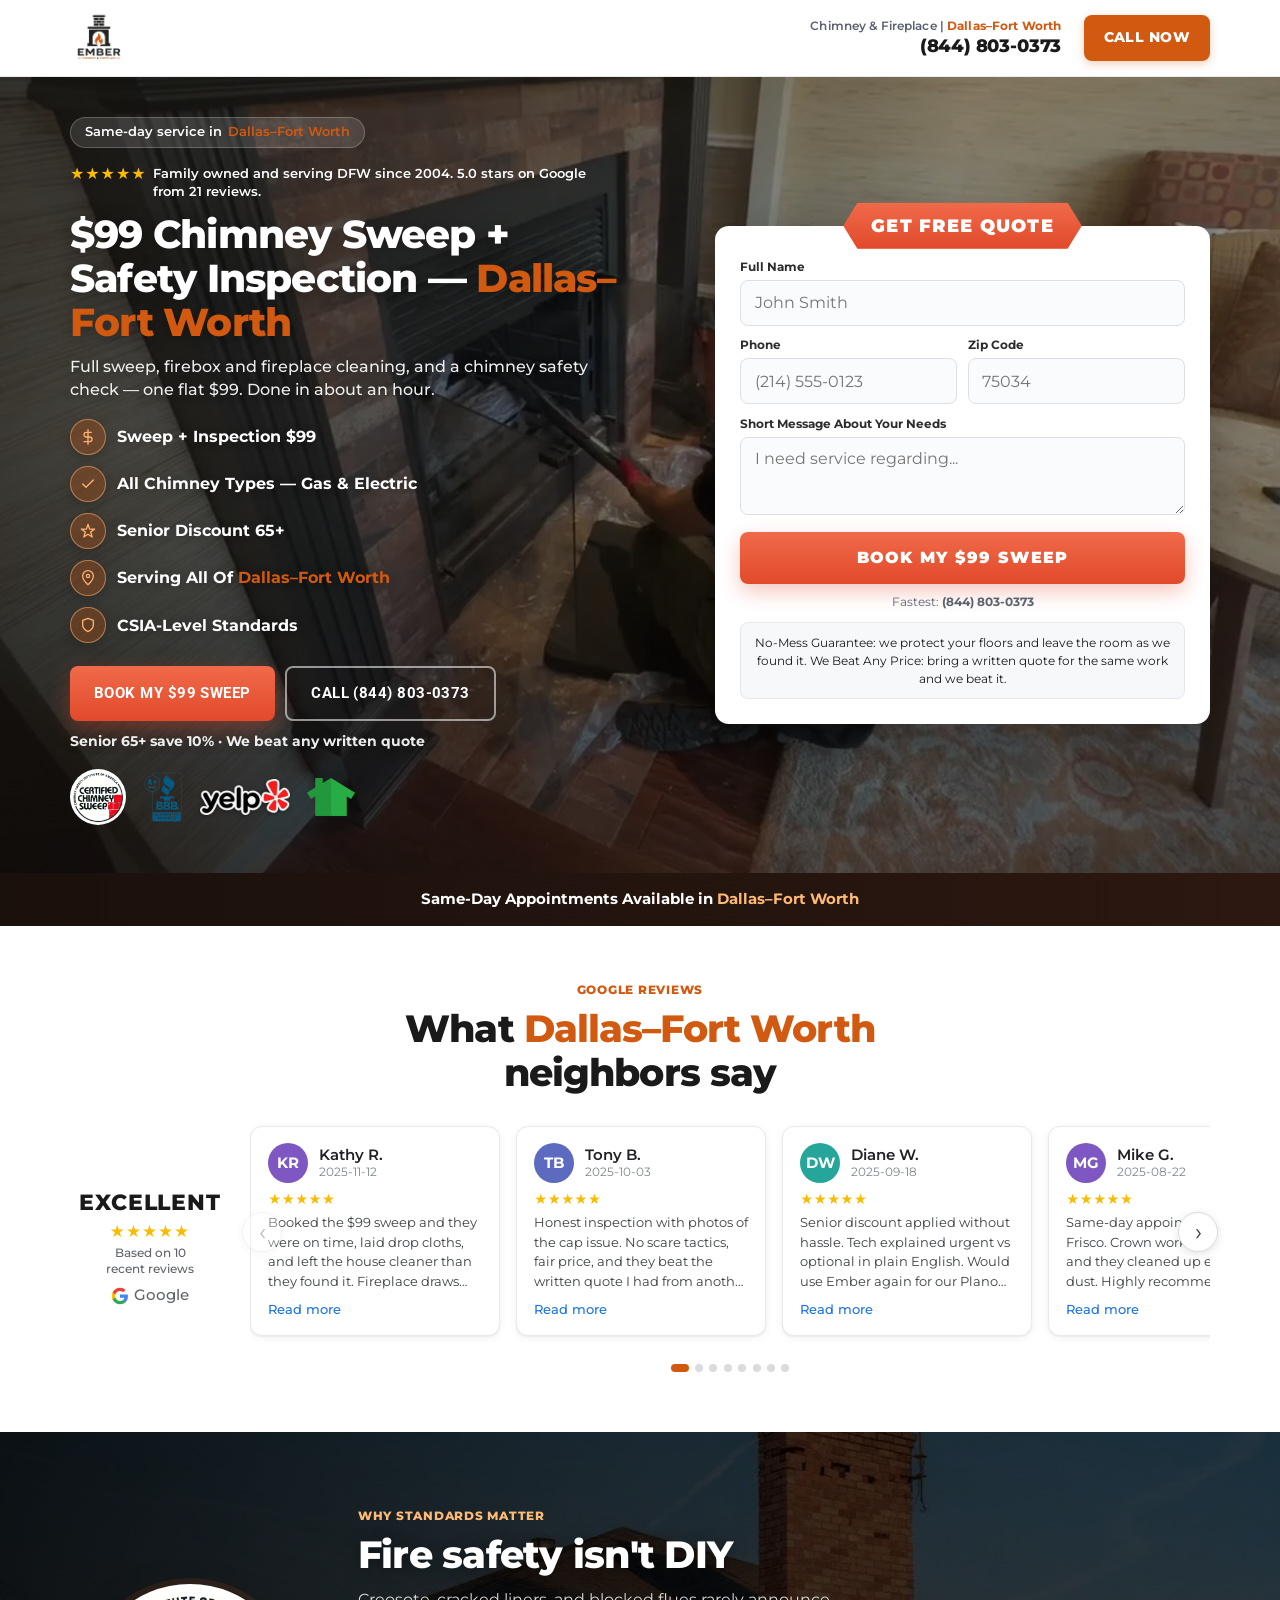
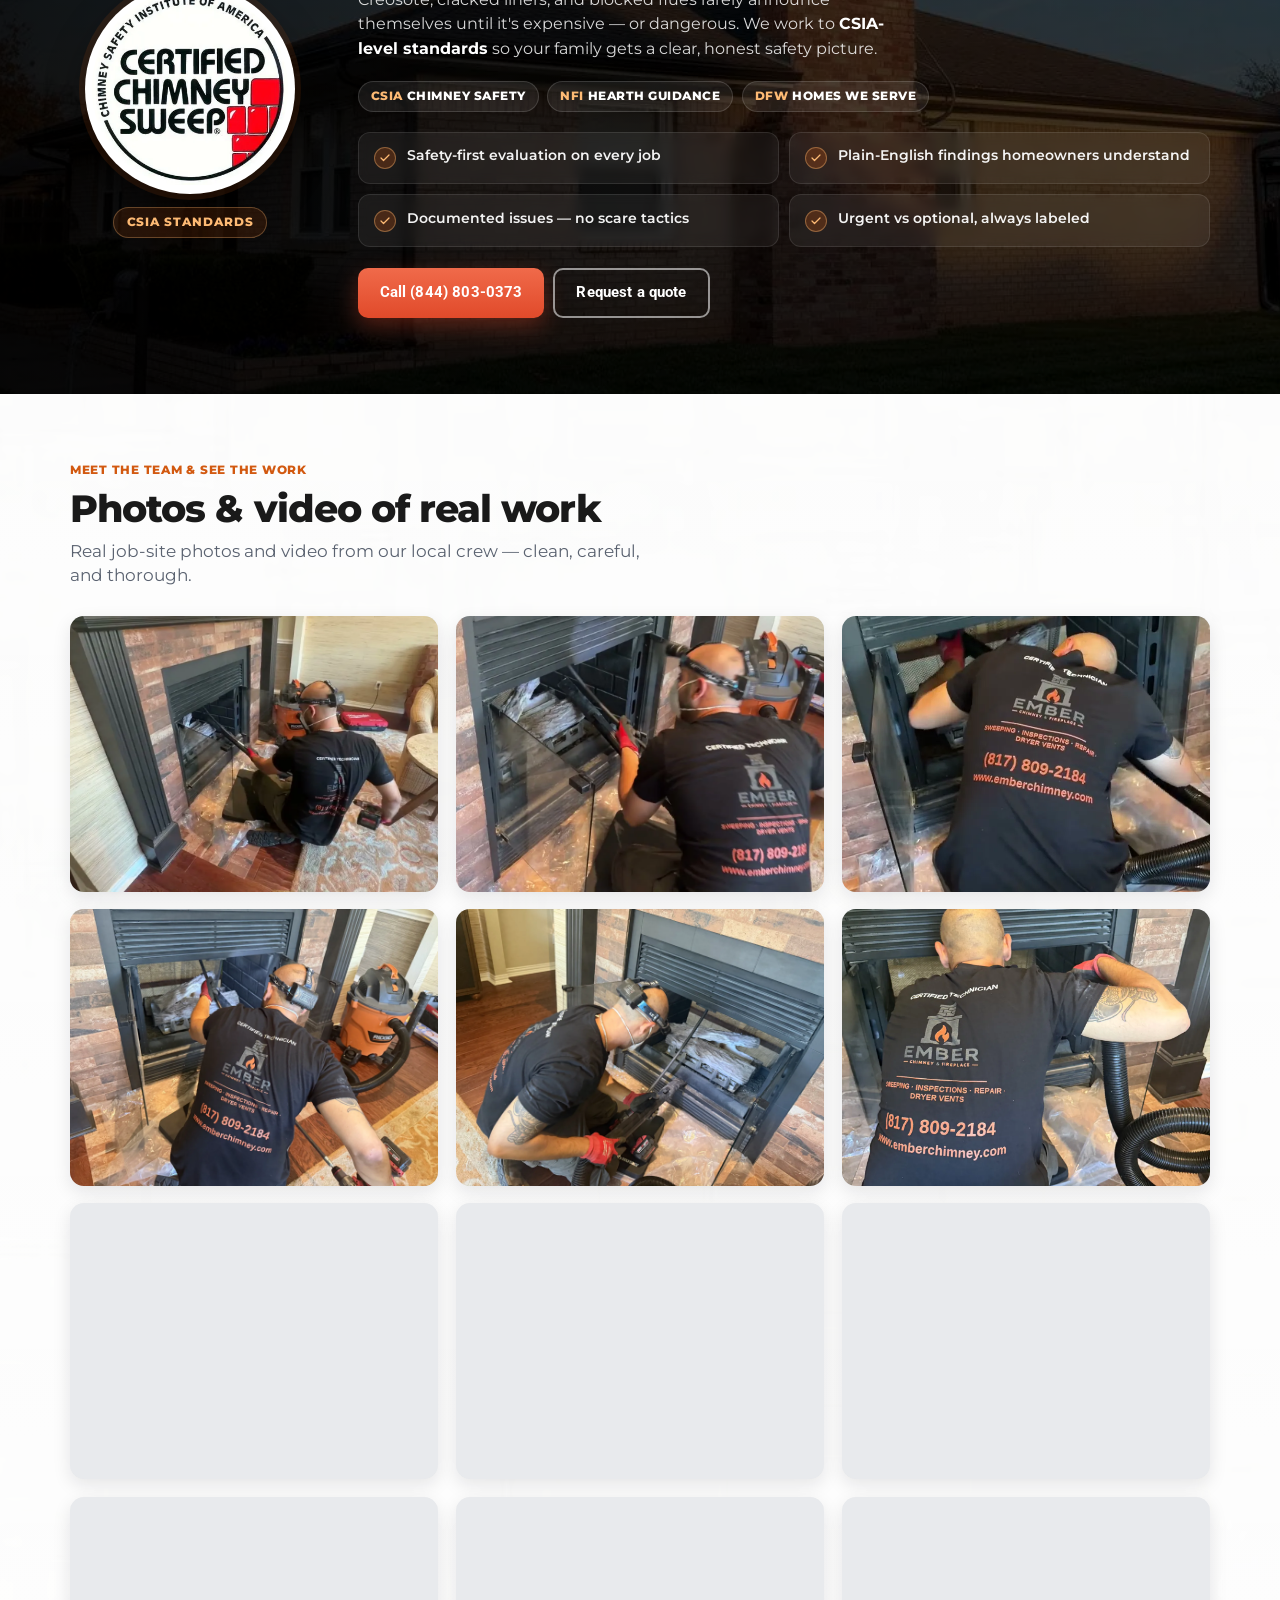
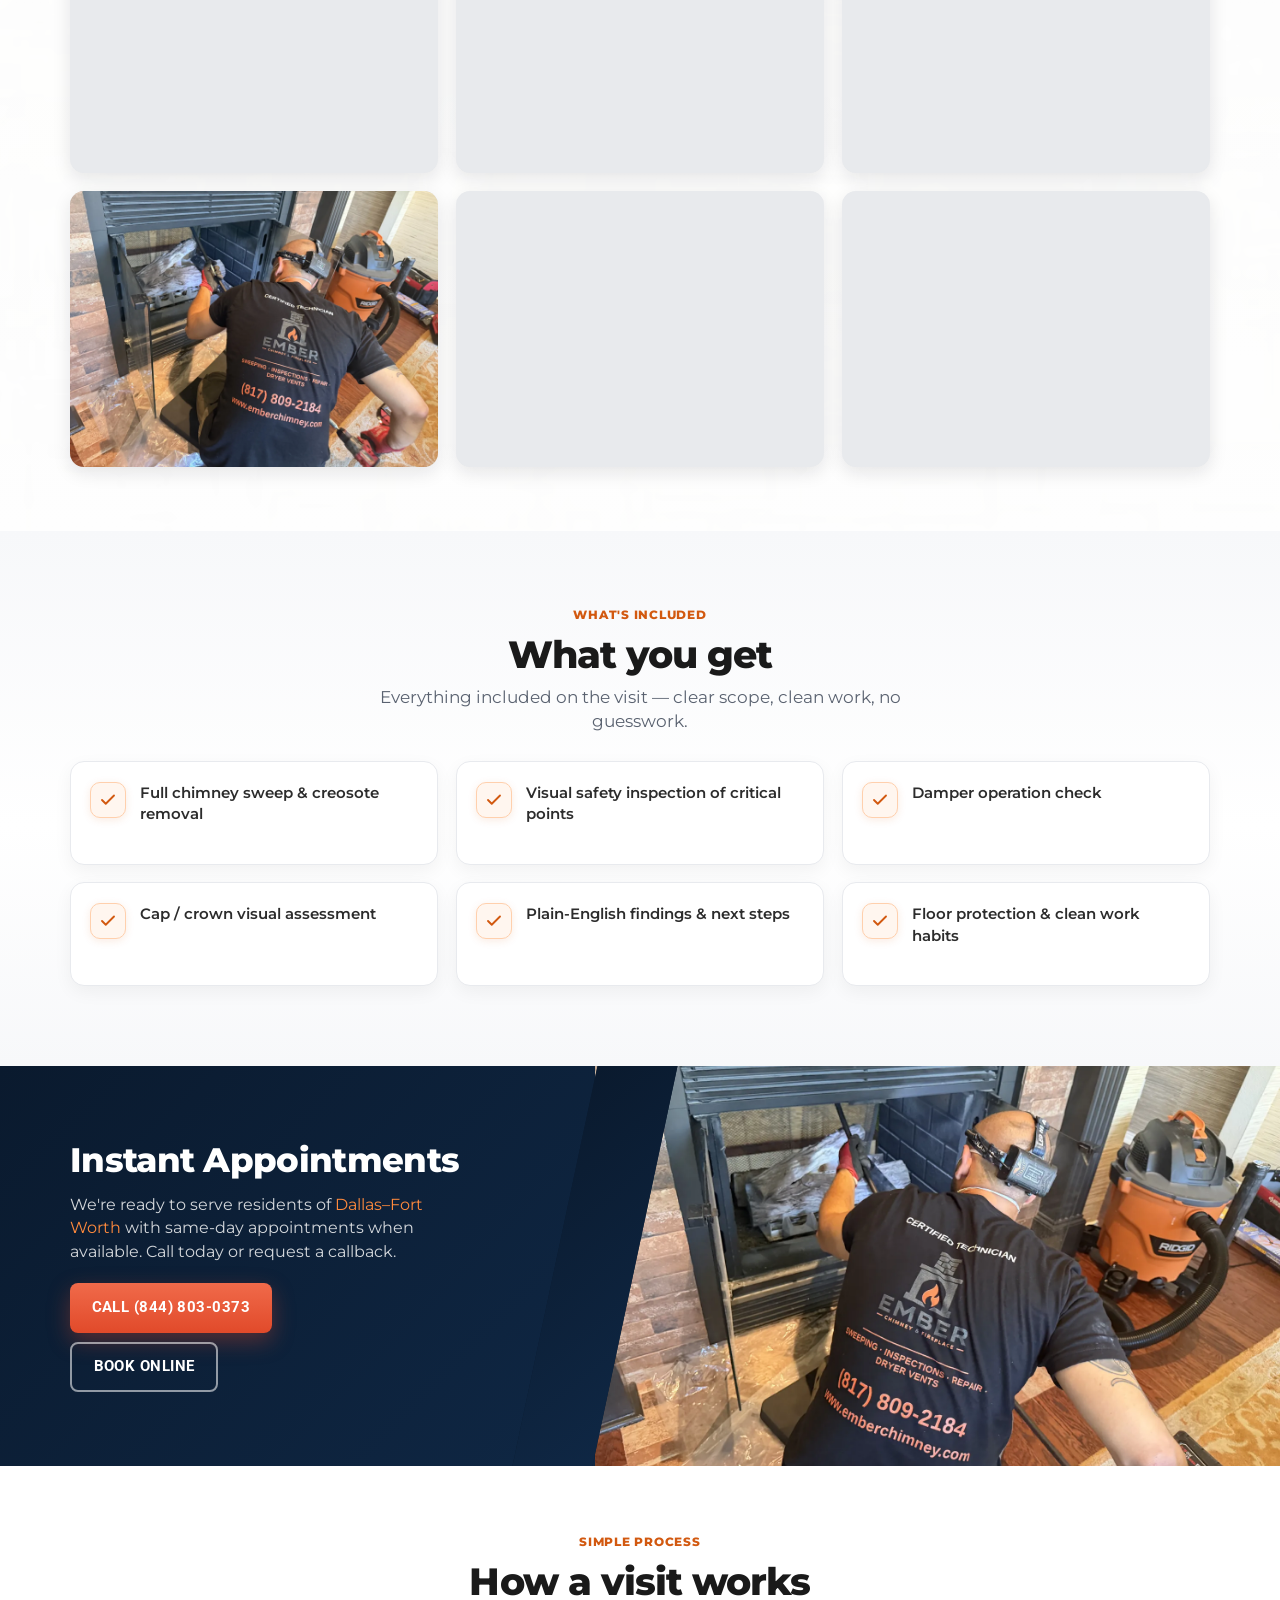
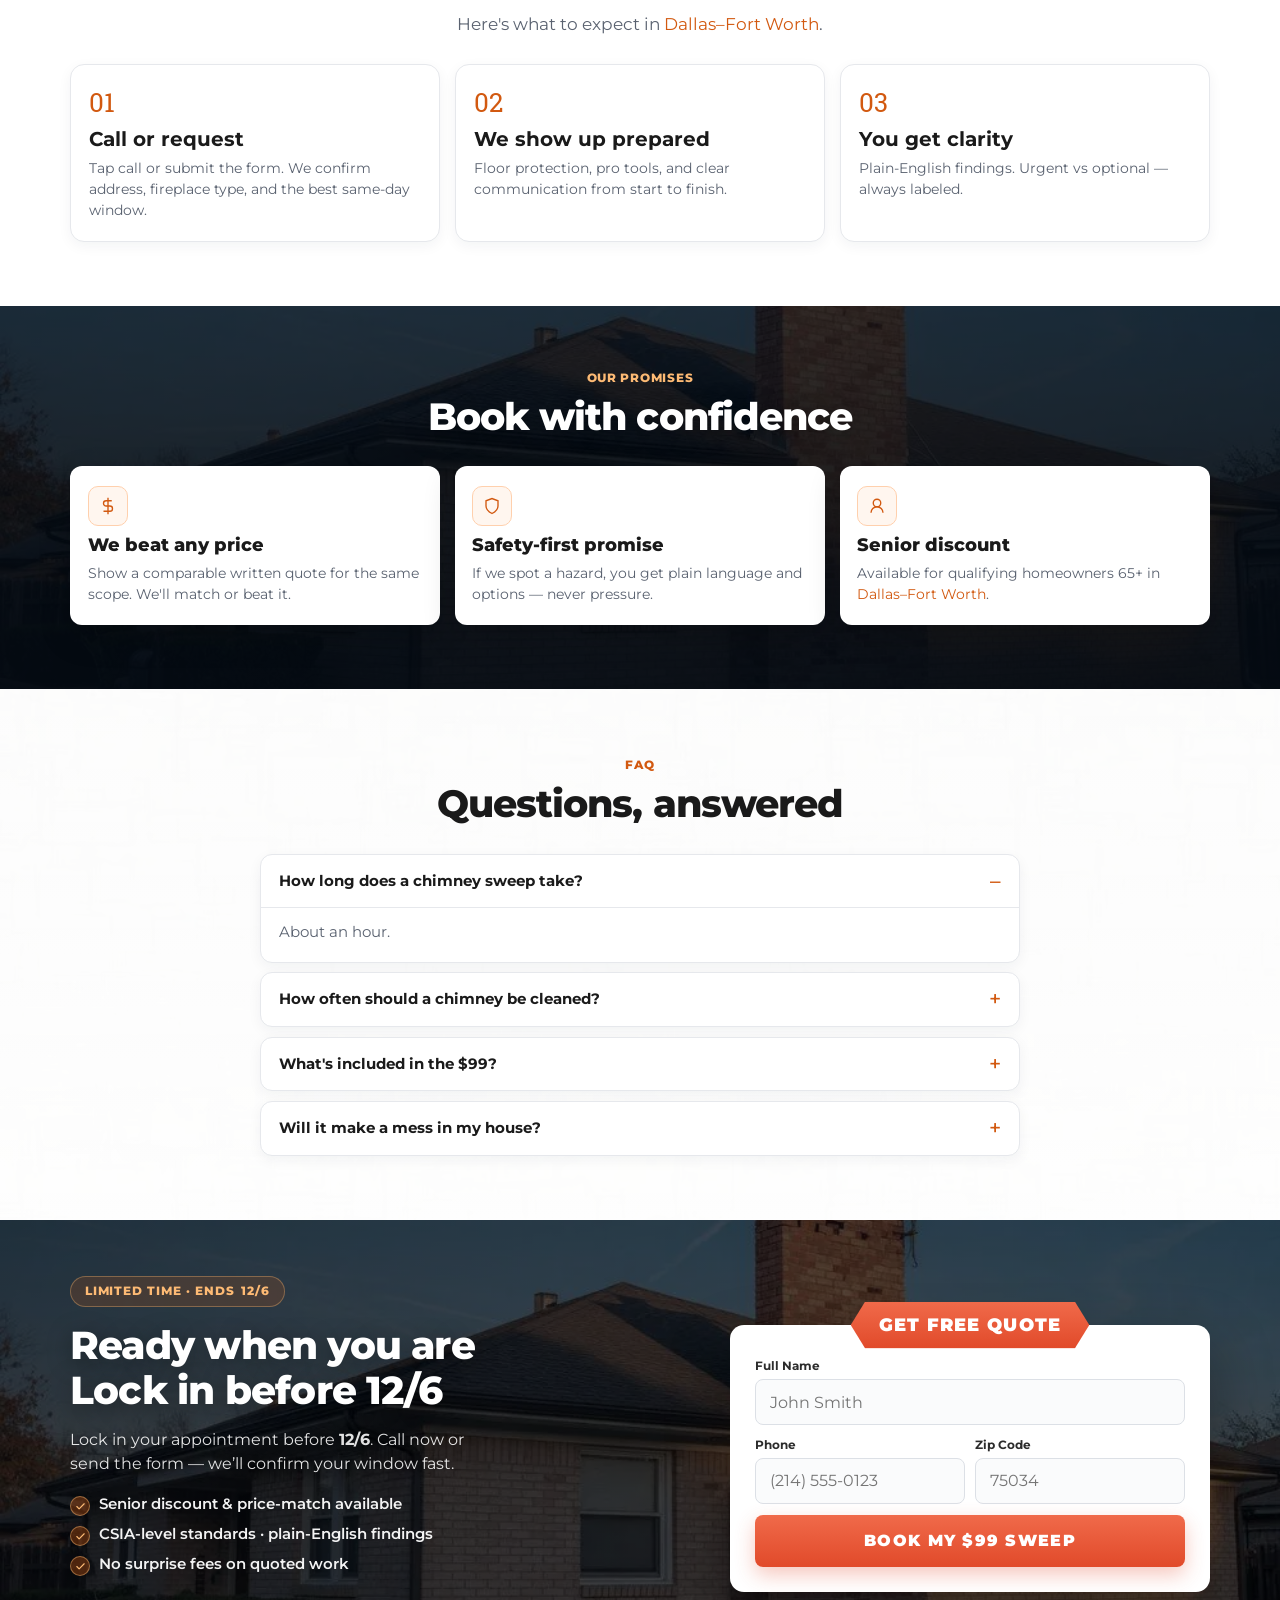
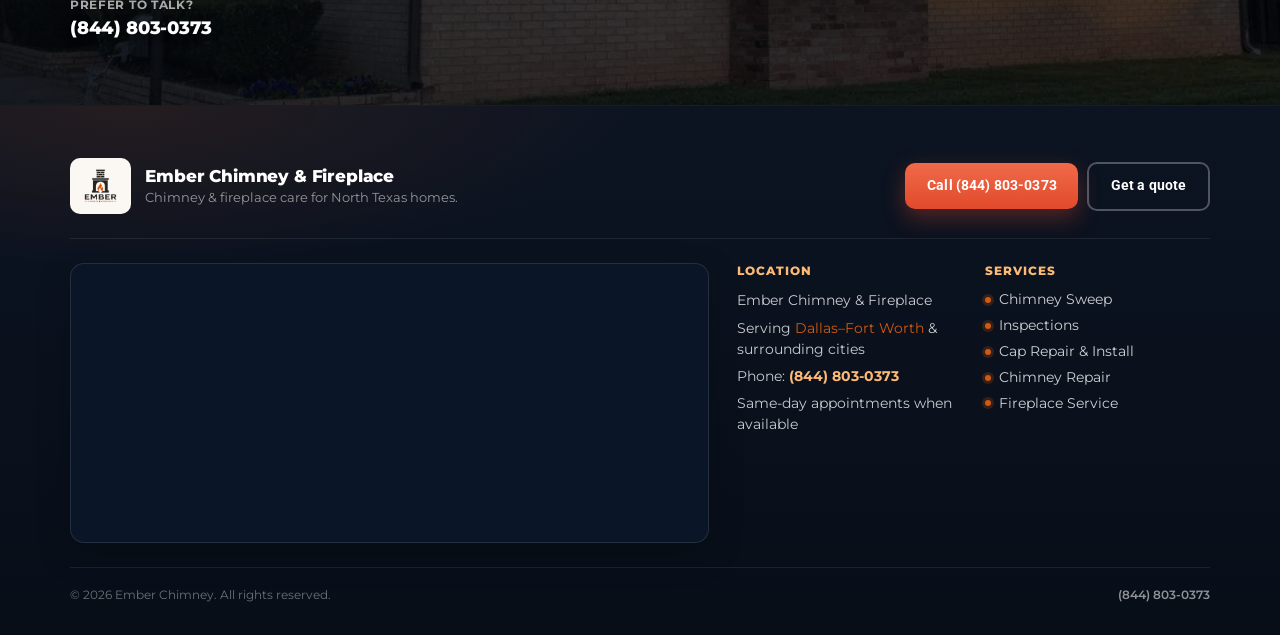
<file: offer/chimney-sweep/index.html>
<!DOCTYPE html>
<html lang="en">
<head>
  <meta charset="utf-8">
  <meta name="viewport" content="width=device-width, initial-scale=1, viewport-fit=cover">
  <!-- Page 1/5 · chimney-sweep -->
  <title>Chimney Sweep & Cleaning in Dallas–Fort Worth | $99 Special | Ember Chimney</title>
  <meta name="description" content="Chimney Sweep & Cleaning in Dallas–Fort Worth. Sweep + inspection $99 limited time. CSIA standards, senior discount, we beat any price.">
  <meta name="robots" content="noindex, nofollow">
  <meta name="googlebot" content="noindex, nofollow">
  <meta name="theme-color" content="#0a1a2e">
  <meta name="format-detection" content="telephone=yes">
  <link rel="preconnect" href="https://fonts.googleapis.com">
  <link rel="preconnect" href="https://fonts.gstatic.com" crossorigin>
  <link href="https://fonts.googleapis.com/css2?family=Montserrat:wght@400;500;600;700;800&family=Roboto:wght@400;500;700&family=Roboto+Slab:wght@400;600;700&display=swap" rel="stylesheet">
  <link rel="stylesheet" href="../../assets/css/lp.css?v=44">
  <style>
    html:not(.ab-b) [data-ab="b"] { display: none !important; }
    html.ab-b [data-ab="a"] { display: none !important; }
  </style>
  <script>
  (function () {
    var v = "a";
    try {
      var q = (new URLSearchParams(location.search).get("v") || "").toLowerCase();
      if (q === "a" || q === "b") {
        v = q;
      } else {
        var stored = localStorage.getItem("ab_sweep");
        if (stored === "a" || stored === "b") {
          v = stored;
        } else {
          v = Math.random() < 0.5 ? "a" : "b";
          localStorage.setItem("ab_sweep", v);
        }
      }
    } catch (e) {
      v = "a";
    }
    document.documentElement.classList.add("ab-" + v);
    document.documentElement.setAttribute("data-ab", v);
  })();
  </script>
  <!-- Google tag (gtag.js) -->
  <script async src="https://www.googletagmanager.com/gtag/js?id=AW-18337676973"></script>
  <script>
    window.dataLayer = window.dataLayer || [];
    function gtag(){dataLayer.push(arguments);}
    gtag('js', new Date());
    gtag('config', 'AW-18337676973');
  </script>
  <!-- CallRail: early load so gclid session is ready before numbers paint -->
  <link rel="preconnect" href="https://cdn.callrail.com" crossorigin>
  <link rel="dns-prefetch" href="https://cdn.callrail.com">
</head>
<body class="lp-canvas">
  <script>
    document.body.className += (document.body.className ? " " : "") + document.documentElement.className;
    if (document.documentElement.getAttribute("data-ab")) {
      document.body.setAttribute("data-ab", document.documentElement.getAttribute("data-ab"));
    }
  </script>
  <a class="skip-link" href="#book">Skip to quote form</a>

  <header class="site-header" data-header>
    <div class="wrap header-inner">
      <div class="brand">
        <img class="brand-logo" src="../../assets/images/ember-logo.webp" alt="Ember Chimney &amp; Fireplace" width="200" height="56" decoding="async">
      </div>
      <div class="header-local">
        <span class="header-local-label">Chimney &amp; Fireplace | <span class="city">Dallas–Fort Worth</span></span>
        <a class="header-local-phone" href="tel:+18448030373">(844) 803-0373</a>
      </div>
      <a class="header-call" href="tel:+18448030373">Call Now</a>
    </div>
  </header>

  <main>
    <section class="hero-atlas" aria-label="Hero">
      <div class="hero-atlas-bg" style="background-image:url('../../assets/images/photos/job-vid-wide.webp')">
        <video class="hero-atlas-video" autoplay muted loop playsinline preload="metadata" poster="../../assets/images/photos/job-vid-wide.webp" aria-hidden="true">
          <source src="../../assets/videos/job-sweep-wide.mp4" type="video/mp4">
        </video>
      </div>
      <div class="wrap">
        <div class="hero-left">
          <div class="hero-badge" style="display:inline-flex;align-items:center;gap:.4rem;background:rgba(255,255,255,.12);border:1px solid rgba(255,255,255,.22);border-radius:999px;padding:.35rem .85rem;font-size:.82rem;font-weight:600;margin-bottom:1rem;color:#fff">
            Same-day service in <span class="city">Dallas–Fort Worth</span>
          </div>
          <p class="hero-review-line" style="display:flex;align-items:flex-start;gap:.4rem;margin:0 0 .85rem;max-width:34rem;font-size:.84rem;line-height:1.35;font-weight:600;color:#fff">
            <span aria-hidden="true" style="color:#fabb05;letter-spacing:.06em;flex-shrink:0;font-size:1rem;line-height:1.2">★★★★★</span>
            <span>Family owned and serving DFW since 2004. 5.0 stars on Google from 21 reviews.</span>
          </p>
          <h1 class="display h1" data-ab="a" style="color:#fff;font-size:clamp(1.65rem,4vw,2.45rem);font-weight:800;line-height:1.12;margin:0 0 .65rem"><span class="svc">Chimney Sweep &amp; Cleaning</span> in <span class="city">Dallas–Fort Worth</span> — <span class="h1-price">$99</span></h1>
          <p class="sub" data-ab="a">Professional <em>sweep + safety inspection</em> — limited time</p>
          <h1 class="display h1" data-ab="b" style="color:#fff;font-size:clamp(1.65rem,4vw,2.45rem);font-weight:800;line-height:1.12;margin:0 0 .65rem">$99 <span class="svc">Chimney Sweep + Safety Inspection</span> — <span class="city">Dallas–Fort Worth</span></h1>
          <p class="sub" data-ab="b">Full sweep, firebox and fireplace cleaning, and a chimney safety check — one flat $99. Done in about an hour.</p>
          <ul class="hero-bullets">
            <li><span class="ico"><svg viewBox="0 0 24 24" fill="none" stroke="currentColor" stroke-width="2" stroke-linecap="round" stroke-linejoin="round" aria-hidden="true"><path d="M12 1v22"/><path d="M17 5H9.5a3.5 3.5 0 0 0 0 7h5a3.5 3.5 0 0 1 0 7H6"/></svg></span><span>Sweep + Inspection $99</span></li>
            <li><span class="ico"><svg viewBox="0 0 24 24" fill="none" stroke="currentColor" stroke-width="2" stroke-linecap="round" stroke-linejoin="round" aria-hidden="true"><path d="M20 6 9 17l-5-5"/></svg></span><span>All Chimney Types — Gas &amp; Electric</span></li>
            <li><span class="ico"><svg viewBox="0 0 24 24" fill="none" stroke="currentColor" stroke-width="2" stroke-linecap="round" stroke-linejoin="round" aria-hidden="true"><path d="M12 2l2.4 7.2H22l-6 4.4 2.3 7.2L12 16.8 5.7 20.8 8 13.6 2 9.2h7.6z"/></svg></span><span>Senior Discount 65+</span></li>
            <li><span class="ico"><svg viewBox="0 0 24 24" fill="none" stroke="currentColor" stroke-width="2" stroke-linecap="round" stroke-linejoin="round" aria-hidden="true"><path d="M12 22s8-7 8-13a8 8 0 1 0-16 0c0 6 8 13 8 13z"/><circle cx="12" cy="9" r="2.5"/></svg></span><span>Serving All Of <span class="city">Dallas–Fort Worth</span></span></li>
            <li><span class="ico"><svg viewBox="0 0 24 24" fill="none" stroke="currentColor" stroke-width="2" stroke-linecap="round" stroke-linejoin="round" aria-hidden="true"><path d="M12 22s8-4 8-10V5l-8-3-8 3v7c0 6 8 10 8 10z"/></svg></span><span>CSIA-Level Standards</span></li>
          </ul>
          <div class="hero-actions" data-ab="a">
            <a class="btn btn-coral btn-lg" href="tel:+18448030373">Call (844) 803-0373</a>
            <a class="btn btn-ghost btn-lg" href="#book">Book Online</a>
          </div>
          <div class="hero-actions" data-ab="b">
            <a class="btn btn-coral btn-lg" href="#book">Book My $99 Sweep</a>
            <a class="btn btn-ghost btn-lg" href="tel:+18448030373">Call (844) 803-0373</a>
          </div>
          <p class="hero-trust-line" data-ab="b">Senior 65+ save 10% · We beat any written quote</p>
          <div class="hero-mini-badges" aria-label="Trust badges">
            <img src="../../assets/images/badges/CSIA-Badge.webp" alt="CSIA Certified Chimney Sweep" width="80" height="80" loading="lazy">
            <img src="../../assets/images/badges/bbb.webp" alt="BBB Accredited Business" width="60" height="80" loading="lazy">
            <img src="../../assets/images/badges/yelp-logo.webp" alt="Yelp" width="120" height="40" class="badge-yelp" loading="lazy">
            <img src="../../assets/images/badges/nextdoor-logo.webp" alt="Nextdoor" width="48" height="48" class="badge-nextdoor" loading="lazy">
          </div>
        </div>

        <aside class="quote-card" id="book" aria-label="Get a free quote">
          <div class="quote-ribbon">Get Free Quote</div>
          <form data-lp-form data-service="chimney-sweep" action="#" method="post" novalidate>
            <div class="field">
              <label for="name">Full Name</label>
              <input id="name" name="name" type="text" autocomplete="name" placeholder="John Smith" required>
            </div>
            <div class="form-row two">
              <div class="field">
                <label for="phone">Phone</label>
                <input id="phone" name="phone" type="tel" autocomplete="tel" inputmode="tel" placeholder="(214) 555-0123" required>
              </div>
              <div class="field">
                <label for="zip">Zip Code</label>
                <input id="zip" name="zip" type="text" inputmode="numeric" autocomplete="postal-code" maxlength="10" placeholder="75034" required>
              </div>
            </div>
            <div class="field">
              <label for="msg">Short Message About Your Needs</label>
              <textarea id="msg" name="message" placeholder="I need service regarding..."></textarea>
            </div>
            <button class="btn-send" type="submit"><span data-ab="a">Claim My $99 Sweep</span><span data-ab="b">Book My $99 Sweep</span></button>
            <p class="form-status" role="status" aria-live="polite"></p>
            <p class="form-note" style="margin-top:.65rem;font-size:.78rem;color:var(--muted);text-align:center">Fastest: <a href="tel:+18448030373"><strong>(844) 803-0373</strong></a></p>
            <p class="ad-guarantee" style="margin:.7rem 0 0;padding:.65rem .75rem;font-size:.78rem;line-height:1.45;text-align:center;color:var(--ink);background:#f7f8fa;border:1px solid #e5e7eb;border-radius:8px">No-Mess Guarantee: we protect your floors and leave the room as we found it. We Beat Any Price: bring a written quote for the same work and we beat it.</p>
          </form>
        </aside>
      </div>
    </section>

    <div class="appt-band">
      <div class="wrap">
        Same-Day Appointments Available in <span class="city">Dallas–Fort Worth</span>
      </div>
    </div>

    <!-- Offers / discounts (Atlas-style) -->
    <section class="offers-atlas" id="offers" data-ab="a">
      <div class="wrap">
        <p class="offers-date">Limited Time · Available Until <span data-offer-end>7/27</span></p>
        <div class="deal-grid">
          <article class="deal-card featured">
            <a class="deal-link" href="#book">
              <div class="deal-photo">
                <img src="../../assets/images/photos/job-sweep-branded.webp" alt="Chimney sweep and inspection work" width="640" height="480" loading="lazy" decoding="async">
              </div>
              <div class="deal-body">
                <div class="deal-amount">$99</div>
                <div class="deal-label">Sweep + Inspection</div>
              </div>
            </a>
          </article>
          <article class="deal-card">
            <a class="deal-link" href="tel:+18448030373">
              <div class="deal-photo">
                <img src="../../assets/images/photos/owner-local.webp" alt="Senior Discount 65+" width="640" height="480" loading="lazy" decoding="async">
              </div>
              <div class="deal-body">
                <div class="deal-amount">10% OFF</div>
                <div class="deal-label">Senior Discount 65+</div>
              </div>
            </a>
          </article>
          <article class="deal-card">
            <a class="deal-link" href="tel:+18448030373">
              <div class="deal-photo">
                <img src="../../assets/images/photos/deal-job.webp" alt="Price match — we beat any price" width="640" height="480" loading="lazy" decoding="async">
              </div>
              <div class="deal-body">
                <div class="deal-amount">BEAT IT</div>
                <div class="deal-label">We Beat Any Price</div>
              </div>
            </a>
          </article>
          <article class="deal-card">
            <a class="deal-link" href="#book">
              <div class="deal-photo">
                <img src="../../assets/images/photos/cap-repair-offer.webp" alt="20% off Cap Repair / Replacement" width="640" height="480" loading="lazy" decoding="async">
              </div>
              <div class="deal-body">
                <div class="deal-amount">20% OFF</div>
                <div class="deal-label">Cap Repair / Replacement</div>
              </div>
            </a>
          </article>
          <article class="deal-card">
            <a class="deal-link" href="tel:+18448030373">
              <div class="deal-photo">
                <img src="../../assets/images/photos/job-sweep-action.webp" alt="Same-day appointments available" width="640" height="480" loading="lazy" decoding="async">
              </div>
              <div class="deal-body">
                <div class="deal-amount">SAME DAY</div>
                <div class="deal-label">Available</div>
              </div>
            </a>
          </article>
          <article class="deal-card">
            <a class="deal-link" href="#book">
              <div class="deal-photo">
                <img src="../../assets/images/photos/crown-repair-offer.webp" alt="15% off Chimney Leaks Repair" width="640" height="480" loading="lazy" decoding="async">
              </div>
              <div class="deal-body">
                <div class="deal-amount">15% OFF</div>
                <div class="deal-label">Chimney Leaks Repair</div>
              </div>
            </a>
          </article>
        </div>
      </div>
    </section>
    <!-- Google reviews slider -->
    <section class="reviews-atlas" id="reviews">
      <div class="wrap">
        <div class="section-head center">
          <div class="eyebrow">Google reviews</div>
          <h2 class="display h2">What <span class="city">Dallas–Fort Worth</span> neighbors say</h2>
        </div>
        <div class="google-reviews-slider" data-reviews-slider>
          <div class="google-excellent">
            <div class="ge-label">Excellent</div>
            <div class="ge-stars" aria-label="5 out of 5 stars">★★★★★</div>
            <div class="ge-based">Based on 10<br>recent reviews</div>
            <div class="ge-google">
              <svg viewBox="0 0 24 24" aria-hidden="true"><path fill="#4285F4" d="M22.56 12.25c0-.78-.07-1.53-.2-2.25H12v4.26h5.92c-.26 1.37-1.04 2.53-2.21 3.31v2.77h3.57c2.08-1.92 3.28-4.74 3.28-8.09z"/><path fill="#34A853" d="M12 23c2.97 0 5.46-.98 7.28-2.66l-3.57-2.77c-.98.66-2.23 1.06-3.71 1.06-2.86 0-5.29-1.93-6.16-4.53H2.18v2.84C3.99 20.53 7.7 23 12 23z"/><path fill="#FBBC05" d="M5.84 14.09c-.22-.66-.35-1.36-.35-2.09s.13-1.43.35-2.09V7.07H2.18C1.43 8.55 1 10.22 1 12s.43 3.45 1.18 4.93l2.85-2.22.81-.62z"/><path fill="#EA4335" d="M12 5.38c1.62 0 3.06.56 4.21 1.64l3.15-3.15C17.45 2.09 14.97 1 12 1 7.7 1 3.99 3.47 2.18 7.07l3.66 2.84c.87-2.6 3.3-4.53 6.16-4.53z"/></svg>
              Google
            </div>
          </div>
          <div class="g-slider-viewport">
            <button type="button" class="g-slider-btn g-slider-prev" data-slider-prev aria-label="Previous reviews">‹</button>
            <div class="google-reviews-track" data-slider-track>
          <article class="g-review-card" role="group" aria-label="Review by Kathy R.">
            <div class="g-review-top">
              <div class="g-review-avatar c1" aria-hidden="true">KR</div>
              <div class="g-review-meta">
                <strong>Kathy R.</strong>
                <time datetime="2025-11-12">2025-11-12</time>
              </div>
            </div>
            <div class="g-review-stars" aria-label="5 stars">★★★★★</div>
            <blockquote>Booked the $99 sweep and they were on time, laid drop cloths, and left the house cleaner than they found it. Fireplace draws great now.</blockquote>
            <button type="button" class="g-review-more" data-review-more>Read more</button>
          </article>
          <article class="g-review-card" role="group" aria-label="Review by Tony B.">
            <div class="g-review-top">
              <div class="g-review-avatar c2" aria-hidden="true">TB</div>
              <div class="g-review-meta">
                <strong>Tony B.</strong>
                <time datetime="2025-10-03">2025-10-03</time>
              </div>
            </div>
            <div class="g-review-stars" aria-label="5 stars">★★★★★</div>
            <blockquote>Honest inspection with photos of the cap issue. No scare tactics, fair price, and they beat the written quote I had from another company.</blockquote>
            <button type="button" class="g-review-more" data-review-more>Read more</button>
          </article>
          <article class="g-review-card" role="group" aria-label="Review by Diane W.">
            <div class="g-review-top">
              <div class="g-review-avatar c3" aria-hidden="true">DW</div>
              <div class="g-review-meta">
                <strong>Diane W.</strong>
                <time datetime="2025-09-18">2025-09-18</time>
              </div>
            </div>
            <div class="g-review-stars" aria-label="5 stars">★★★★★</div>
            <blockquote>Senior discount applied without hassle. Tech explained urgent vs optional in plain English. Would use Ember again for our Plano home.</blockquote>
            <button type="button" class="g-review-more" data-review-more>Read more</button>
          </article>
          <article class="g-review-card" role="group" aria-label="Review by Mike G.">
            <div class="g-review-top">
              <div class="g-review-avatar c1" aria-hidden="true">MG</div>
              <div class="g-review-meta">
                <strong>Mike G.</strong>
                <time datetime="2025-08-22">2025-08-22</time>
              </div>
            </div>
            <div class="g-review-stars" aria-label="5 stars">★★★★★</div>
            <blockquote>Same-day appointment in Frisco. Crown work looks solid and they cleaned up every bit of dust. Highly recommend.</blockquote>
            <button type="button" class="g-review-more" data-review-more>Read more</button>
          </article>
          <article class="g-review-card" role="group" aria-label="Review by Jennifer S.">
            <div class="g-review-top">
              <div class="g-review-avatar c2" aria-hidden="true">JS</div>
              <div class="g-review-meta">
                <strong>Jennifer S.</strong>
                <time datetime="2025-08-05">2025-08-05</time>
              </div>
            </div>
            <div class="g-review-stars" aria-label="5 stars">★★★★★</div>
            <blockquote>Had animals in the flue — new cap install was quick and the price matched what they quoted on the phone. Professional crew.</blockquote>
            <button type="button" class="g-review-more" data-review-more>Read more</button>
          </article>
          <article class="g-review-card" role="group" aria-label="Review by Chris P.">
            <div class="g-review-top">
              <div class="g-review-avatar c3" aria-hidden="true">CP</div>
              <div class="g-review-meta">
                <strong>Chris P.</strong>
                <time datetime="2025-07-19">2025-07-19</time>
              </div>
            </div>
            <div class="g-review-stars" aria-label="5 stars">★★★★★</div>
            <blockquote>Gas fireplace was acting up. They diagnosed it on site, fixed it same visit, and walked me through maintenance tips.</blockquote>
            <button type="button" class="g-review-more" data-review-more>Read more</button>
          </article>
          <article class="g-review-card" role="group" aria-label="Review by Amy M.">
            <div class="g-review-top">
              <div class="g-review-avatar c1" aria-hidden="true">AM</div>
              <div class="g-review-meta">
                <strong>Amy M.</strong>
                <time datetime="2025-06-28">2025-06-28</time>
              </div>
            </div>
            <div class="g-review-stars" aria-label="5 stars">★★★★★</div>
            <blockquote>Used Ember for chimney repair after a storm. Clear options, no pressure, and the price-match promise was real.</blockquote>
            <button type="button" class="g-review-more" data-review-more>Read more</button>
          </article>
          <article class="g-review-card" role="group" aria-label="Review by Ron H.">
            <div class="g-review-top">
              <div class="g-review-avatar c2" aria-hidden="true">RH</div>
              <div class="g-review-meta">
                <strong>Ron H.</strong>
                <time datetime="2025-06-02">2025-06-02</time>
              </div>
            </div>
            <div class="g-review-stars" aria-label="5 stars">★★★★★</div>
            <blockquote>Inspection was thorough. Got photos of liner wear and a written plan. Felt like a neighbor helping, not a sales pitch.</blockquote>
            <button type="button" class="g-review-more" data-review-more>Read more</button>
          </article>
          <article class="g-review-card" role="group" aria-label="Review by Lisa C.">
            <div class="g-review-top">
              <div class="g-review-avatar c3" aria-hidden="true">LC</div>
              <div class="g-review-meta">
                <strong>Lisa C.</strong>
                <time datetime="2025-05-14">2025-05-14</time>
              </div>
            </div>
            <div class="g-review-stars" aria-label="5 stars">★★★★★</div>
            <blockquote>Called for a sweep before winter. On time, respectful of our floors, and the $99 special was exactly as advertised.</blockquote>
            <button type="button" class="g-review-more" data-review-more>Read more</button>
          </article>
          <article class="g-review-card" role="group" aria-label="Review by Brian D.">
            <div class="g-review-top">
              <div class="g-review-avatar c1" aria-hidden="true">BD</div>
              <div class="g-review-meta">
                <strong>Brian D.</strong>
                <time datetime="2025-04-30">2025-04-30</time>
              </div>
            </div>
            <div class="g-review-stars" aria-label="5 stars">★★★★★</div>
            <blockquote>McKinney homeowner here — great communication from booking to finish. Will call them for the next inspection too.</blockquote>
            <button type="button" class="g-review-more" data-review-more>Read more</button>
          </article>
            </div>
            <button type="button" class="g-slider-btn g-slider-next" data-slider-next aria-label="Next reviews">›</button>
          </div>
          <div class="g-slider-dots" data-slider-dots aria-hidden="true"></div>
        </div>
      </div>
    </section>


    <!-- CSIA emphasis -->
    <section class="csia-emphasis" id="csia">
      <div class="csia-emphasis-bg" style="background-image:url('../../assets/images/photos/hero-chimney-home.webp?v=2')" aria-hidden="true"></div>
      <div class="wrap">
        <div class="csia-seal-wrap">
          <div class="csia-seal-ring">
            <img src="../../assets/images/badges/CSIA-Badge.webp" alt="CSIA Certified Chimney Sweep" width="200" height="200" loading="lazy" decoding="async">
          </div>
          <span class="csia-seal-tag">CSIA standards</span>
        </div>
        <div class="csia-copy">
          <div class="eyebrow">Why standards matter</div>
          <h2>Fire safety isn't DIY</h2>
          <p>Creosote, cracked liners, and blocked flues rarely announce themselves until it's expensive — or dangerous. We work to <strong>CSIA-level standards</strong> so your family gets a clear, honest safety picture.</p>
          <div class="csia-meta">
            <span class="csia-chip"><strong>CSIA</strong> chimney safety</span>
            <span class="csia-chip"><strong>NFI</strong> hearth guidance</span>
            <span class="csia-chip"><strong>DFW</strong> homes we serve</span>
          </div>
          <ul class="csia-points">
            <li>Safety-first evaluation on every job</li>
            <li>Plain-English findings homeowners understand</li>
            <li>Documented issues — no scare tactics</li>
            <li>Urgent vs optional, always labeled</li>
          </ul>
          <div class="csia-actions">
            <a class="btn btn-coral" href="tel:+18448030373">Call (844) 803-0373</a>
            <a class="btn btn-ghost" href="#book">Request a quote</a>
          </div>
        </div>
      </div>
    </section>


    <!-- Work photos -->
    <section class="section section-tint" id="story">
      <div class="wrap">
        <div class="section-head">
          <div class="eyebrow">Meet the team &amp; see the work</div>
          <h2 class="display h2">Photos &amp; video of real work</h2>
          <p class="lead">Real job-site photos and video from our local crew — clean, careful, and thorough.</p>
        </div>
        <div class="work-grid">
          <figure class="work-shot">
            <video data-work-video muted loop playsinline preload="none" poster="../../assets/images/photos/job-vid-wide.webp" aria-label="Ember technician sweeping a living-room fireplace">
              <source src="../../assets/videos/job-sweep-wide.mp4" type="video/mp4">
            </video>
          </figure>
          <figure class="work-shot">
            <video data-work-video muted loop playsinline preload="none" poster="../../assets/images/photos/job-vid-action.webp" aria-label="Ember technician vacuuming a fireplace with a headlamp">
              <source src="../../assets/videos/job-sweep-action.mp4" type="video/mp4">
            </video>
          </figure>
          <figure class="work-shot">
            <video data-work-video muted loop playsinline preload="none" poster="../../assets/images/photos/job-vid-close.webp" aria-label="Ember technician working inside a fireplace">
              <source src="../../assets/videos/job-sweep-close.mp4" type="video/mp4">
            </video>
          </figure>
          <figure class="work-shot">
            <img src="../../assets/images/photos/job-sweep-branded.webp" alt="Certified Ember technician servicing a fireplace" width="1600" height="1200" loading="lazy" decoding="async">
          </figure>
          <figure class="work-shot">
            <img src="../../assets/images/photos/job-sweep-side.webp" alt="Ember technician sweeping a gas fireplace from the side" width="1600" height="1200" loading="lazy" decoding="async">
          </figure>
          <figure class="work-shot">
            <img src="../../assets/images/photos/job-sweep-portrait.webp" alt="Ember technician vacuuming a fireplace" width="1200" height="1600" loading="lazy" decoding="async">
          </figure>
          <figure class="work-shot">
            <img src="../../assets/images/photos/job-attic-01.webp" alt="Ember technician inspecting a chimney chase in the attic" width="1200" height="1600" loading="lazy" decoding="async">
          </figure>
          <figure class="work-shot">
            <img src="../../assets/images/photos/job-sweep-tools.webp" alt="Fireplace opened for a professional sweep with drop cloths down" width="1600" height="1200" loading="lazy" decoding="async">
          </figure>
          <figure class="work-shot">
            <img src="../../assets/images/photos/job-sweep-action.webp" alt="Ember technician cleaning gas logs during a fireplace sweep" width="1600" height="1200" loading="lazy" decoding="async">
          </figure>
          <figure class="work-shot">
            <img src="../../assets/images/photos/job-sweep-kneel.webp" alt="Ember certified technician kneeling at a fireplace" width="1600" height="1200" loading="lazy" decoding="async">
          </figure>
          <figure class="work-shot">
            <img src="../../assets/images/photos/job-sweep-shirt.webp" alt="Ember Chimney certified technician on a fireplace job" width="1600" height="1200" loading="lazy" decoding="async">
          </figure>
          <figure class="work-shot">
            <img src="../../assets/images/photos/job-sweep-vacuum.webp" alt="Ember technician vacuuming a fireplace flue" width="1600" height="1200" loading="lazy" decoding="async">
          </figure>
          <figure class="work-shot">
            <img src="../../assets/images/photos/job-sweep-drill.webp" alt="Ember technician servicing a fireplace with pro tools" width="1600" height="1200" loading="lazy" decoding="async">
          </figure>
          <figure class="work-shot">
            <img src="../../assets/images/photos/job-sweep-wand.webp" alt="Ember technician using a vacuum wand in a fireplace" width="1600" height="1200" loading="lazy" decoding="async">
          </figure>
          <figure class="work-shot">
            <img src="../../assets/images/photos/job-attic-02.webp" alt="Ember technician checking masonry in an attic chimney" width="1200" height="1600" loading="lazy" decoding="async">
          </figure>
        </div>
      </div>
    </section>

    <!-- What's included (page-specific) -->
    <section class="section" id="included">
      <div class="wrap">
        <div class="section-head center">
          <div class="eyebrow">What's included</div>
          <h2 class="display h2">What you get</h2>
          <p class="lead">Everything included on the visit — clear scope, clean work, no guesswork.</p>
        </div>
        <ul class="included-list">
            <li>Full chimney sweep &amp; creosote removal</li>
            <li>Visual safety inspection of critical points</li>
            <li>Damper operation check</li>
            <li>Cap / crown visual assessment</li>
            <li>Plain-English findings &amp; next steps</li>
            <li>Floor protection &amp; clean work habits</li>
        </ul>
      </div>
    </section>

    <!-- Instant appointments split -->
    <section class="split-cta" aria-label="Book now">
      <div class="split-cta-copy">
        <h2>Instant Appointments</h2>
        <p>We're ready to serve residents of <span class="city">Dallas–Fort Worth</span> with same-day appointments when available. Call today or request a callback.</p>
        <div class="split-cta-actions">
          <a class="btn btn-coral" href="tel:+18448030373">Call (844) 803-0373</a>
          <a class="btn btn-ghost" href="#book">Book Online</a>
        </div>
      </div>
      <div class="split-cta-media" style="background-image:url('../../assets/images/photos/job-sweep-branded.webp')" role="img" aria-label="Ember certified technician"></div>
    </section>

    <!-- How it works -->
    <section class="section" id="how">
      <div class="wrap">
        <div class="section-head center">
          <div class="eyebrow">Simple process</div>
          <h2 class="display h2">How a visit works</h2>
          <p class="lead">Here's what to expect in <span class="city">Dallas–Fort Worth</span>.</p>
        </div>
        <div class="process">
          <article class="step">
            <h3 class="h3">Call or request</h3>
            <p>Tap call or submit the form. We confirm address, fireplace type, and the best same-day window.</p>
          </article>
          <article class="step">
            <h3 class="h3">We show up prepared</h3>
            <p>Floor protection, pro tools, and clear communication from start to finish.</p>
          </article>
          <article class="step">
            <h3 class="h3">You get clarity</h3>
            <p>Plain-English findings. Urgent vs optional — always labeled.</p>
          </article>
        </div>
      </div>
    </section>

    <!-- Guarantees / promises -->
    <section class="promises-band" id="guarantees">
      <div class="promises-band-bg" style="background-image:url('../../assets/images/photos/hero-chimney-home.webp')" aria-hidden="true"></div>
      <div class="wrap">
        <div class="section-head center">
          <div class="eyebrow">Our promises</div>
          <h2 class="display h2">Book with confidence</h2>
        </div>
        <div class="guarantee-grid">
          <article class="g-card hot">
            <div class="g-icon" aria-hidden="true"><svg viewBox="0 0 24 24" fill="none" stroke="currentColor" stroke-width="1.8"><path d="M12 1v22"/><path d="M17 5H9.5a3.5 3.5 0 0 0 0 7h5a3.5 3.5 0 0 1 0 7H6"/></svg></div>
            <h3>We beat any price</h3>
            <p>Show a comparable written quote for the same scope. We'll match or beat it.</p>
          </article>
          <article class="g-card">
            <div class="g-icon" aria-hidden="true"><svg viewBox="0 0 24 24" fill="none" stroke="currentColor" stroke-width="1.8"><path d="M12 22s8-4 8-10V5l-8-3-8 3v7c0 6 8 10 8 10z"/></svg></div>
            <h3>Safety-first promise</h3>
            <p>If we spot a hazard, you get plain language and options — never pressure.</p>
          </article>
          <article class="g-card">
            <div class="g-icon" aria-hidden="true"><svg viewBox="0 0 24 24" fill="none" stroke="currentColor" stroke-width="1.8"><circle cx="12" cy="8" r="5"/><path d="M20 21a8 8 0 1 0-16 0"/></svg></div>
            <h3>Senior discount</h3>
            <p>Available for qualifying homeowners 65+ in <span class="city">Dallas–Fort Worth</span>.</p>
          </article>
        </div>
      </div>
    </section>

    <!-- FAQ page-specific -->
    <section class="section section-tint" id="faq">
      <div class="wrap-narrow">
        <div class="section-head center">
          <div class="eyebrow">FAQ</div>
          <h2 class="display h2">Questions, answered</h2>
        </div>
        <div class="faq-list" data-ab="a">
          <details class="faq-item" open>
            <summary>What's included in the $99 sweep + inspection?</summary>
            <div class="faq-a">A professional chimney cleaning plus a visual safety inspection of accessible critical components — with clear findings. If deeper camera work or repairs are needed, we explain before any extra work.</div>
          </details>
          <details class="faq-item">
            <summary>How long does a chimney sweep take?</summary>
            <div class="faq-a">Most residential sweeps take about 45–90 minutes depending on access, height, and creosote level.</div>
          </details>
          <details class="faq-item">
            <summary>How often should I get my chimney cleaned?</summary>
            <div class="faq-a">Inspect annually and clean as needed. Heavy wood burners may need more frequent service.</div>
          </details>
          <details class="faq-item">
            <summary>Is the senior discount available with the $99 special?</summary>
            <div class="faq-a">Ask when you book. We'll apply the best available pricing and tell you exactly what you're paying before we start.</div>
          </details>
          <details class="faq-item">
            <summary>Do you really beat any price?</summary>
            <div class="faq-a">Yes — on like-for-like written quotes for the same scope of work.</div>
          </details>
          <details class="faq-item">
            <summary>How fast can you come out?</summary>
            <div class="faq-a">We prioritize same-day appointments across <span class="city">Dallas–Fort Worth</span>. Call <a href="tel:+18448030373">(844) 803-0373</a>.</div>
          </details>
        </div>
        <div class="faq-list" data-ab="b">
          <details class="faq-item" open>
            <summary>How long does a chimney sweep take?</summary>
            <div class="faq-a">About an hour.</div>
          </details>
          <details class="faq-item">
            <summary>How often should a chimney be cleaned?</summary>
            <div class="faq-a">Once a year per NFPA guidance — before burning season.</div>
          </details>
          <details class="faq-item">
            <summary>What's included in the $99?</summary>
            <div class="faq-a">Sweep, fireplace/firebox cleaning, safety inspection.</div>
          </details>
          <details class="faq-item">
            <summary>Will it make a mess in my house?</summary>
            <div class="faq-a">We use floor protection and clean up after the job. Ask when you book if you want the exact process for your home.</div>
          </details>
        </div>
      </div>
    </section>

    <!-- Bottom form -->
    <section class="bottom-form" id="contact">
      <div class="bottom-form-bg" style="background-image:url('../../assets/images/photos/hero-chimney-home.webp')"></div>
      <div class="wrap">
                <div class="bottom-form-msg">
          <div class="bf-eyebrow">Limited time · Ends <span data-offer-end>7/27</span></div>
          <h2>Ready when you are<br>Lock in before <span data-offer-end>7/27</span></h2>
          <p class="bf-lead">Lock in your appointment before <strong class="bf-date" data-offer-end>7/27</strong>. Call now or send the form — we’ll confirm your window fast.</p>
          <ul class="bf-points">
            <li>Senior discount &amp; price-match available</li>
            <li>CSIA-level standards · plain-English findings</li>
            <li>No surprise fees on quoted work</li>
          </ul>
          <div>
            <span class="bf-phone-label">Prefer to talk?</span>
            <a class="bf-phone" href="tel:+18448030373">(844) 803-0373</a>
          </div>
        </div>
        <aside class="quote-card" aria-label="Request a callback">
          <div class="quote-ribbon">Get Free Quote</div>
          <form data-lp-form data-service="chimney-sweep" action="#" method="post" novalidate>
            <div class="field">
              <label for="name2">Full Name</label>
              <input id="name2" name="name" type="text" autocomplete="name" placeholder="John Smith" required>
            </div>
            <div class="form-row two">
              <div class="field">
                <label for="phone2">Phone</label>
                <input id="phone2" name="phone" type="tel" autocomplete="tel" inputmode="tel" placeholder="(214) 555-0123" required>
              </div>
              <div class="field">
                <label for="zip2">Zip Code</label>
                <input id="zip2" name="zip" type="text" inputmode="numeric" autocomplete="postal-code" maxlength="10" placeholder="75034" required>
              </div>
            </div>
            <button class="btn-send" type="submit"><span data-ab="a">Claim My $99 Sweep</span><span data-ab="b">Book My $99 Sweep</span></button>
            <p class="form-status" role="status" aria-live="polite"></p>
          </form>
        </aside>
      </div>
    </section>
  </main>

  <footer class="site-footer">
    <div class="wrap">
      <div class="footer-top">
        <div class="footer-brand">
          <img src="../../assets/images/ember-logo.webp" alt="Ember Chimney &amp; Fireplace" width="144" height="144" loading="lazy" decoding="async">
          <div class="footer-brand-text">
            <strong>Ember Chimney &amp; Fireplace</strong>
            <span>Chimney &amp; fireplace care for North Texas homes.</span>
          </div>
        </div>
        <div class="footer-top-cta">
          <a class="btn btn-coral" href="tel:+18448030373">Call (844) 803-0373</a>
          <a class="btn btn-ghost" href="#book">Get a quote</a>
        </div>
      </div>

      <div class="footer-main">
        <div class="footer-map">
          <iframe
            src="https://www.google.com/maps/embed?pb=!1m18!1m12!1m3!1d3350.4753144337756!2d-97.15533839999999!3d32.8855991!2m3!1f0!2f0!3f0!3m2!1i1024!2i768!4f13.1!3m3!1m2!1s0x864dd5424c57b88f%3A0x57c02e2ee402b0b0!2sEmber%20Chimney%20%26%20Fireplace!5e0!3m2!1sen!2sus!4v1785283434606!5m2!1sen!2sus"
            title="Ember Chimney &amp; Fireplace on Google Maps"
            loading="lazy"
            referrerpolicy="strict-origin-when-cross-origin"
            allowfullscreen=""
          ></iframe>
        </div>
        <div class="footer-side">
          <div class="footer-block">
            <h3>Location</h3>
            <p class="footer-line">Ember Chimney &amp; Fireplace</p>
            <p class="footer-line">Serving <span class="city">Dallas–Fort Worth</span> &amp; surrounding cities</p>
            <p class="footer-line">Phone: <a href="tel:+18448030373">(844) 803-0373</a></p>
            <p class="footer-line">Same-day appointments when available</p>
          </div>
          <div class="footer-block">
            <h3>Services</h3>
            <ul class="footer-services">
              <li>Chimney Sweep</li>
              <li>Inspections</li>
              <li>Cap Repair &amp; Install</li>
              <li>Chimney Repair</li>
              <li>Fireplace Service</li>
            </ul>
          </div>
        </div>
      </div>

      <div class="footer-meta">
        <span>&copy; <span data-year>2026</span> Ember Chimney. All rights reserved.</span>
        <a href="tel:+18448030373">(844) 803-0373</a>
      </div>
    </div>
  </footer>

<div class="sticky-bar" role="region" aria-label="Quick contact">
    <div class="sticky-inner">
      <a class="btn btn-outline" href="#book">Get $99 Offer</a>
      <a class="btn btn-coral" href="tel:+18448030373">Call Now</a>
    </div>
  </div>


  <script>
  (function(){
    var GEO = {
      "1026178":"Allen","1026193":"Argyle","1026215":"Bedford","1026271":"Carrollton",
      "1026278":"Celina","1026306":"Colleyville","1026317":"Coppell","1026339":"Dallas","1026350":"Denton",
      "1026385":"Euless","1026398":"Flower Mound","1026411":"Fort Worth","1026407":"Frisco","1026441":"Grapevine",
      "9052131":"Highland Park","9052132":"Highland Village","1026490":"Hurst","1026518":"Keller",
      "9189634":"Lantana","1026556":"Lewisville","1026562":"Little Elm","1026607":"McKinney",
      "1026658":"North Richland Hills","1026695":"Plano","1026716":"Prosper","1026729":"Richardson",
      "1026741":"Rockwall","1026804":"Southlake","1026836":"The Colony","9053007":"Trophy Club",
      "9053028":"University Park","9053138":"Westlake"
    };
    var loc = new URLSearchParams(location.search).get('loc');
    var city = GEO[loc];
    if(city){
      document.querySelectorAll('.city').forEach(function(el){ el.textContent = city; });
      document.title = document.title.replace('Dallas\u2013Fort Worth', city);
    }
  })();
  </script>


  <script>
  (function(){
    /* Whitelist ONLY — never render the raw URL parameter into the page.
       Keys must stay in sync with the ad group's keyword list (Yuval supplies updates). */
    var KW = {
    "chimney sweep": "Chimney Sweep & Cleaning",
    "chimney cleaning": "Chimney Cleaning",
    "chimney sweep near me": "Chimney Sweep",
    "chimney cleaning near me": "Chimney Cleaning",
    "chimney sweep services near me": "Chimney Sweep Services",
    "chimney sweep service": "Chimney Sweep Service",
    "chimney cleaning service": "Chimney Cleaning Service",
    "chimney services": "Chimney Services",
    "chimney services near me": "Chimney Services",
    "fireplace cleaning": "Fireplace Cleaning",
    "fireplace cleaning near me": "Fireplace Cleaning",
    "chimney sweep cost": "Chimney Sweep",
    "chimney cleaning cost": "Chimney Cleaning",
    "chimney sweep prices": "Chimney Sweep",
    "chimney inspection and cleaning": "Chimney Inspection & Cleaning"
    };
    var raw = (new URLSearchParams(location.search).get('kw') || '').toLowerCase().trim();
    var label = KW[raw];
    if(label){
      document.querySelectorAll('.svc').forEach(function(el){ el.textContent = label; });
      /* keep the <title> consistent with the H1 */
      document.title = document.title.replace(/^[^|]+/, label + ' in ' +
        (document.querySelector('.city') ? document.querySelector('.city').textContent : 'Dallas–Fort Worth') + ' ');
    }
  })();
  </script>

  <script src="../../assets/js/lp.js?v=44"></script>
  <!-- CallRail dynamic number insertion -->
  <script type="text/javascript" src="https://cdn.callrail.com/companies/578256671/32f23b92d88d9a105486/12/swap.js"></script>
</body>
</html>
</file>
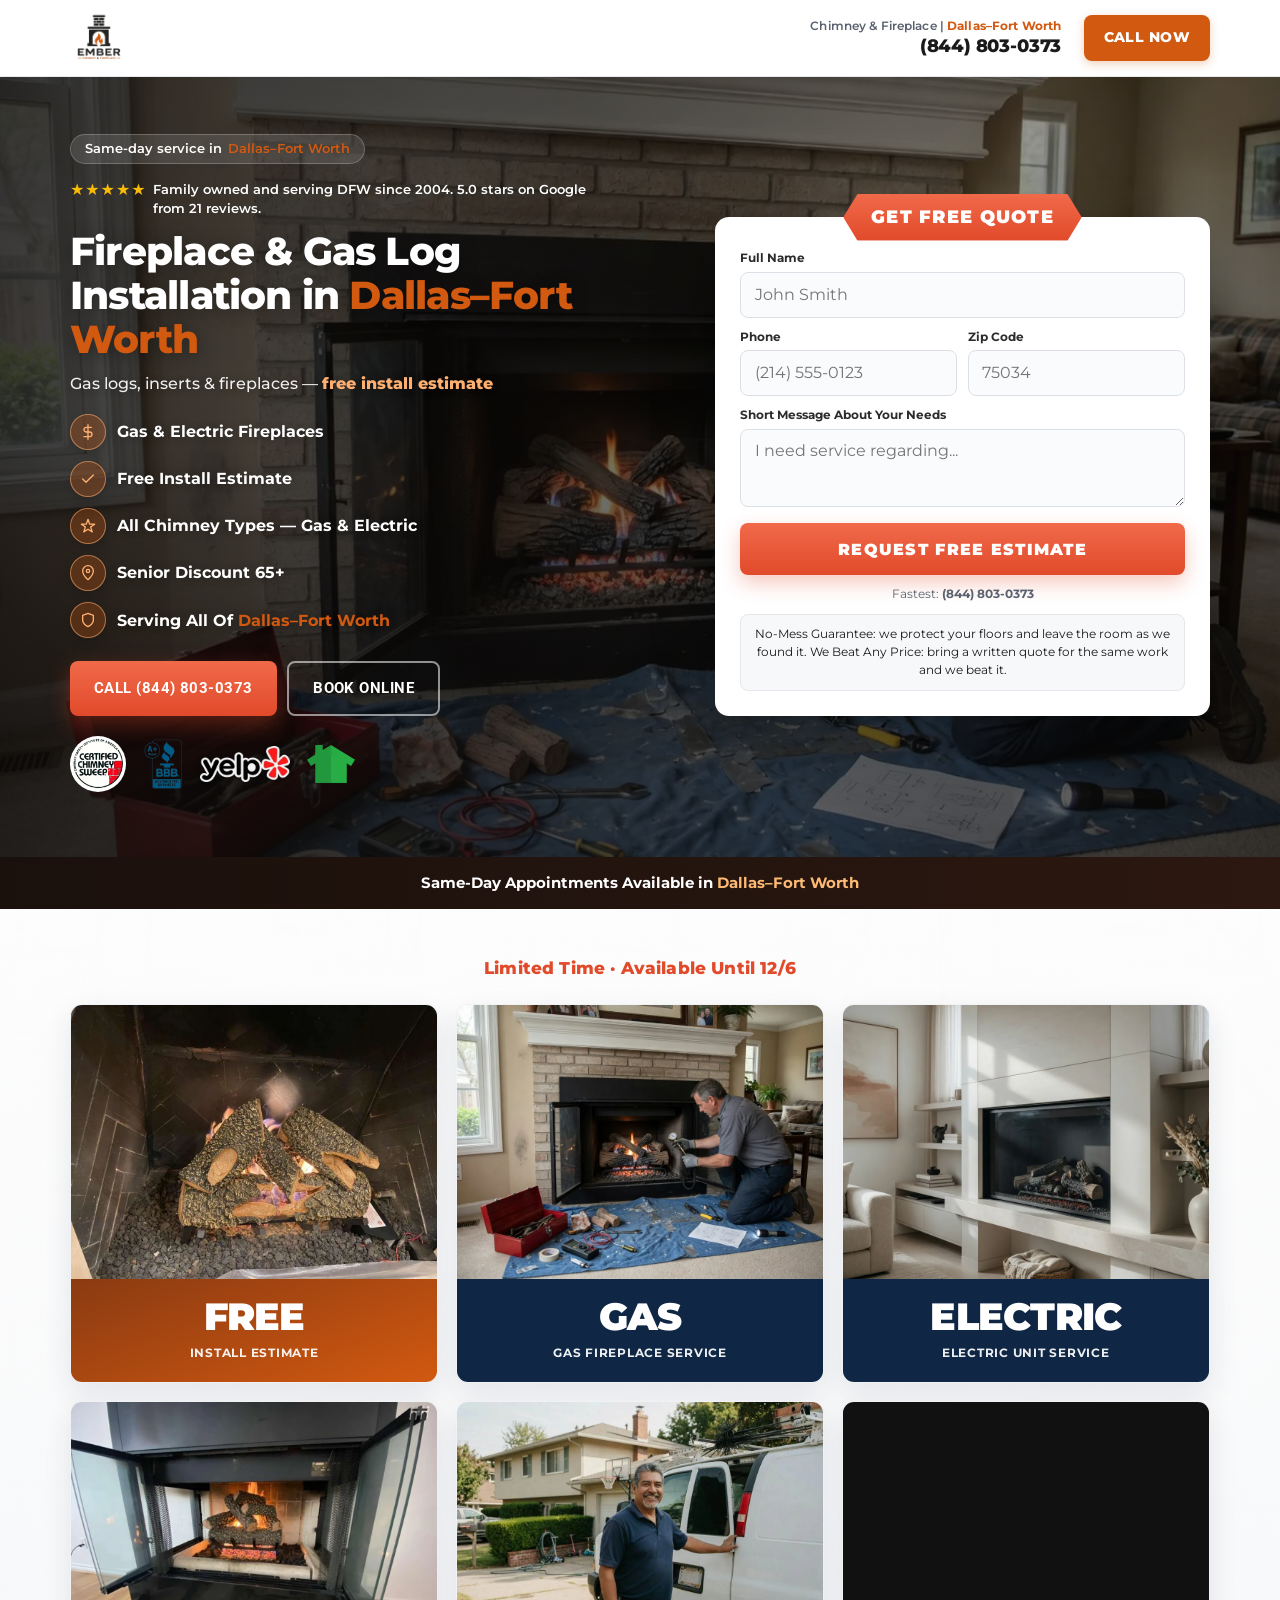
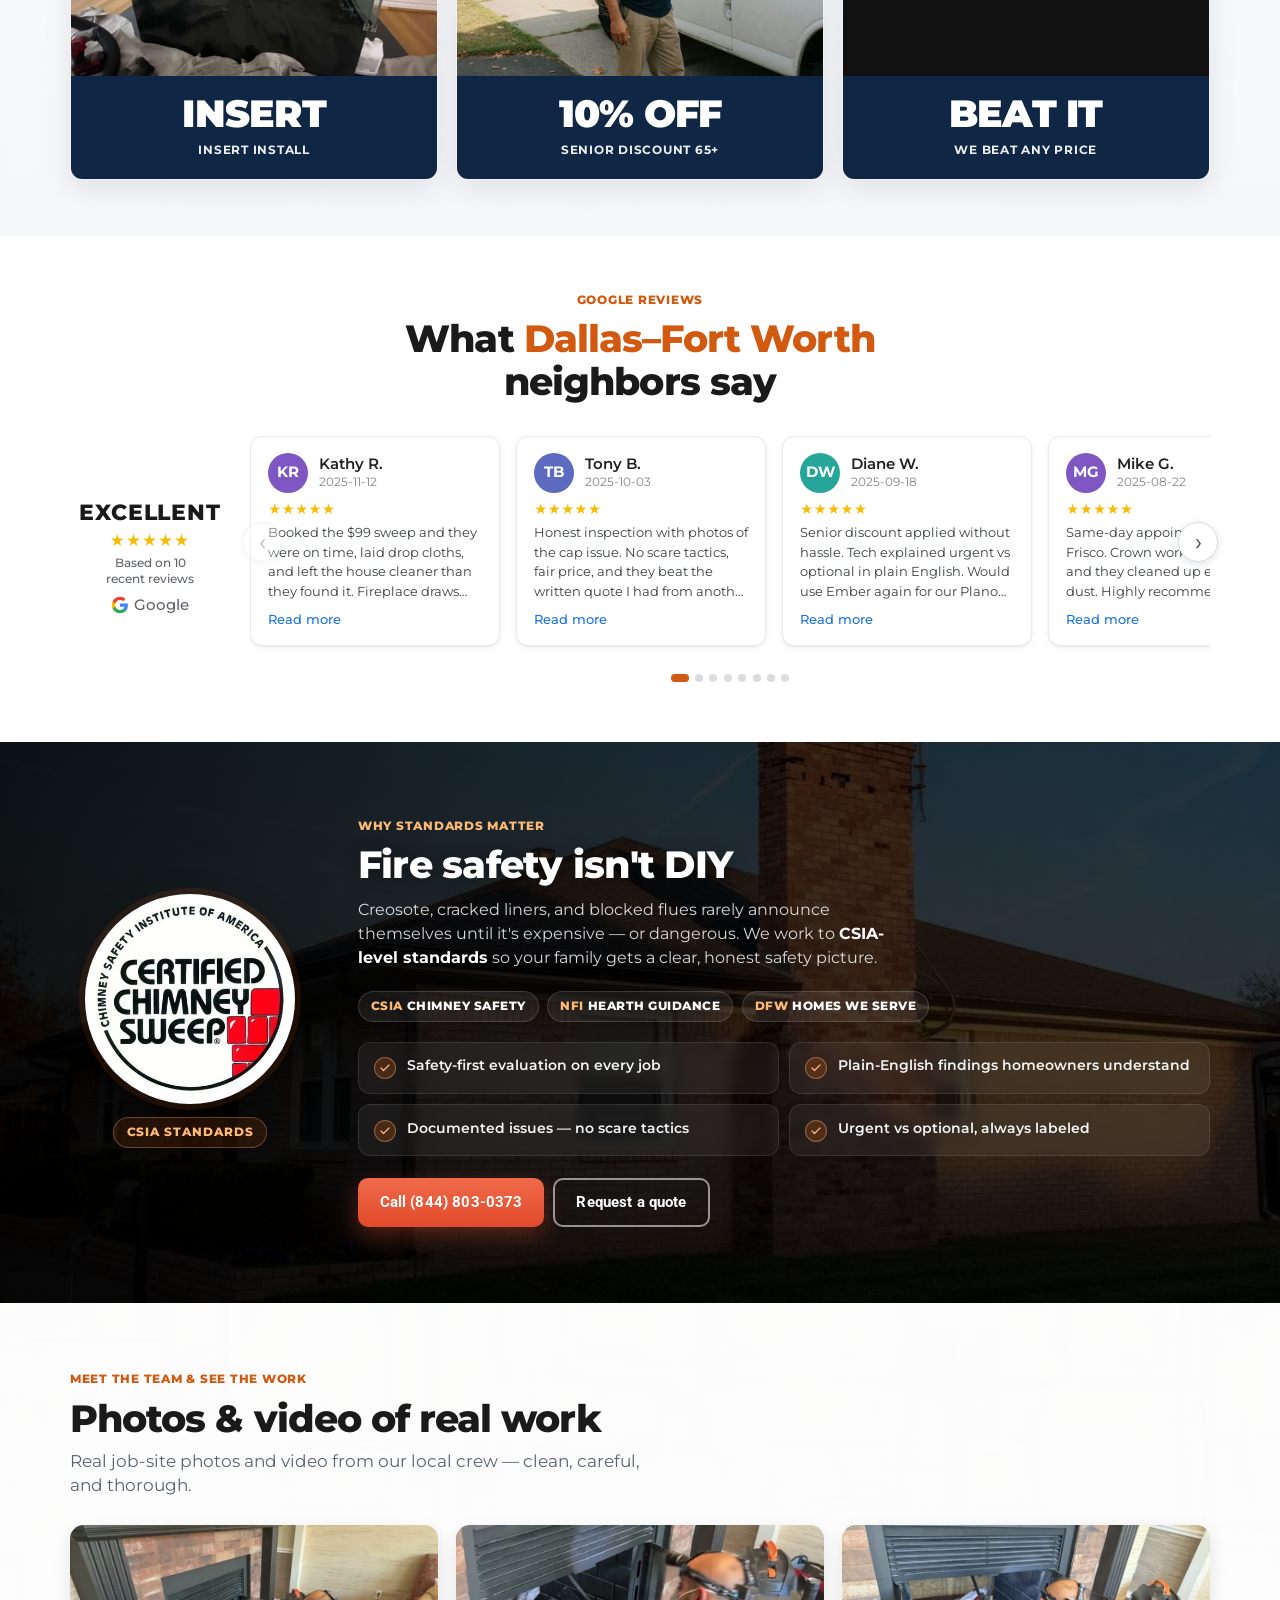
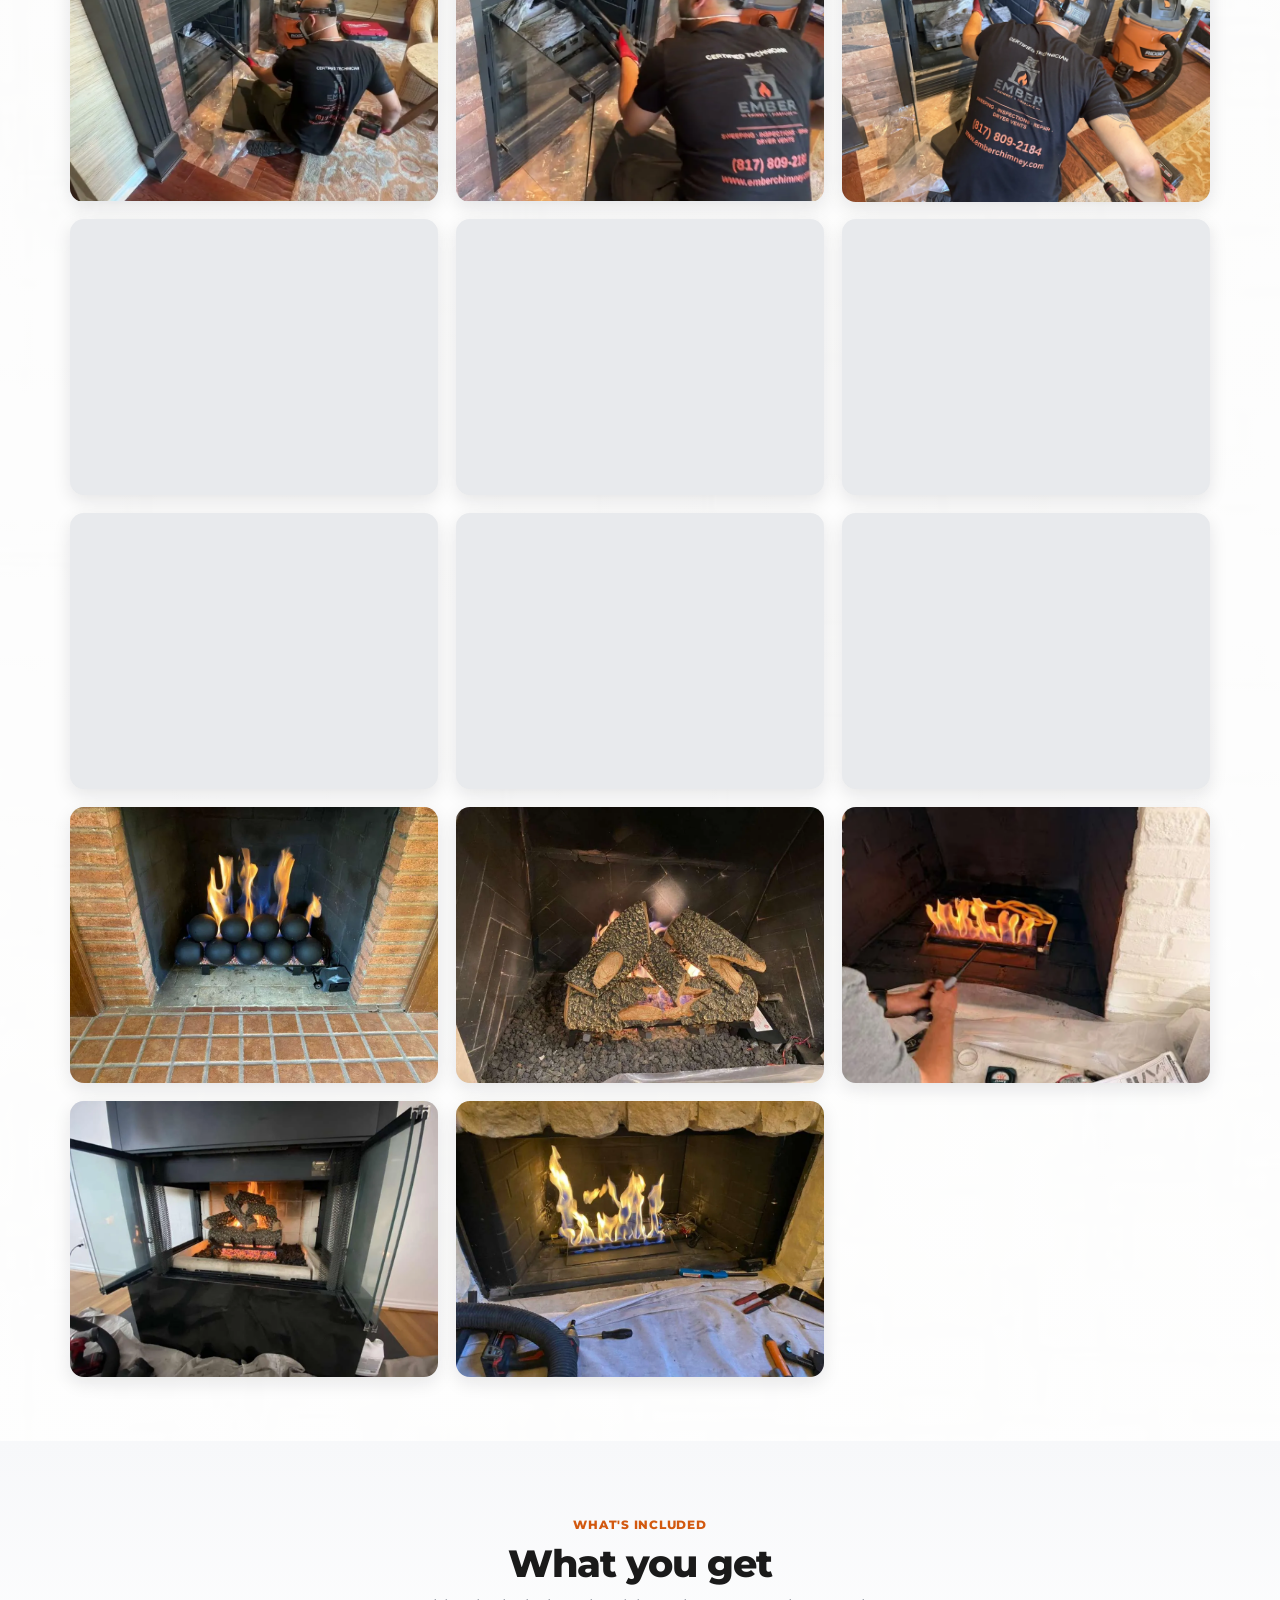
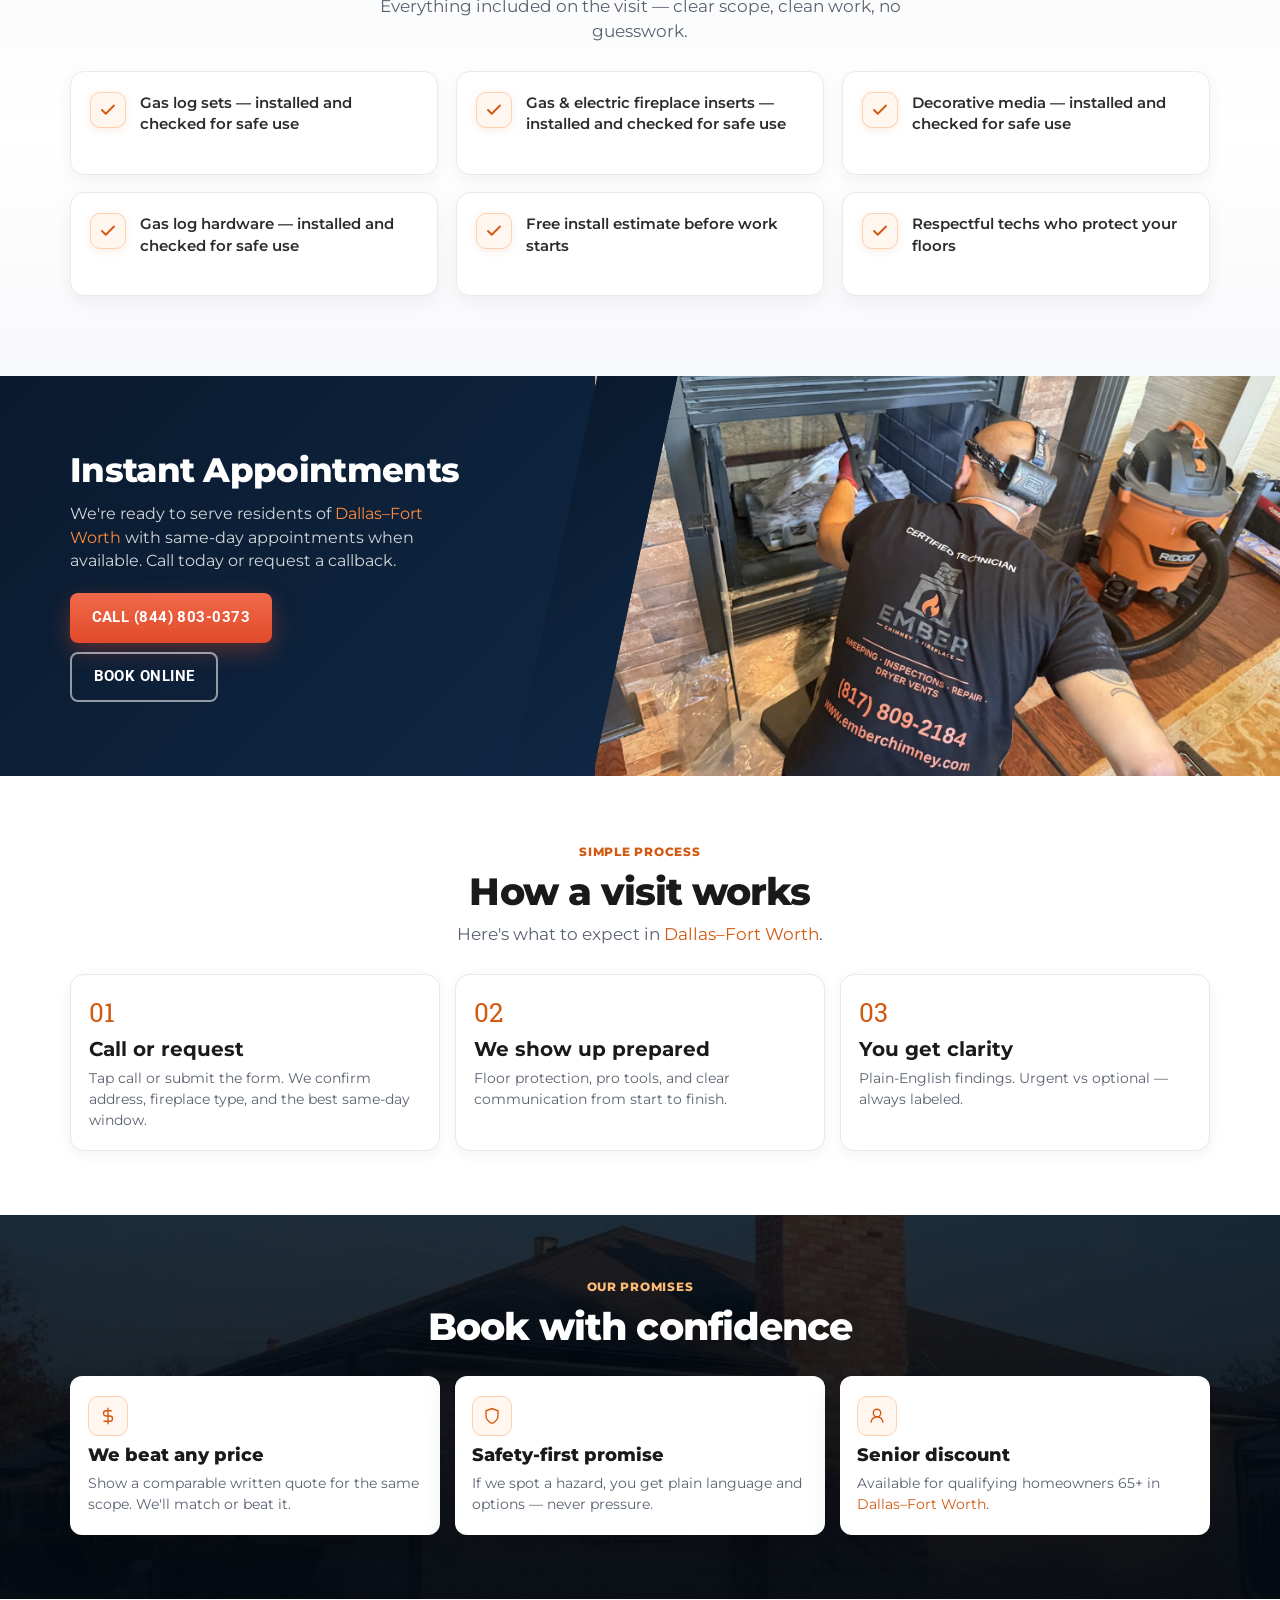
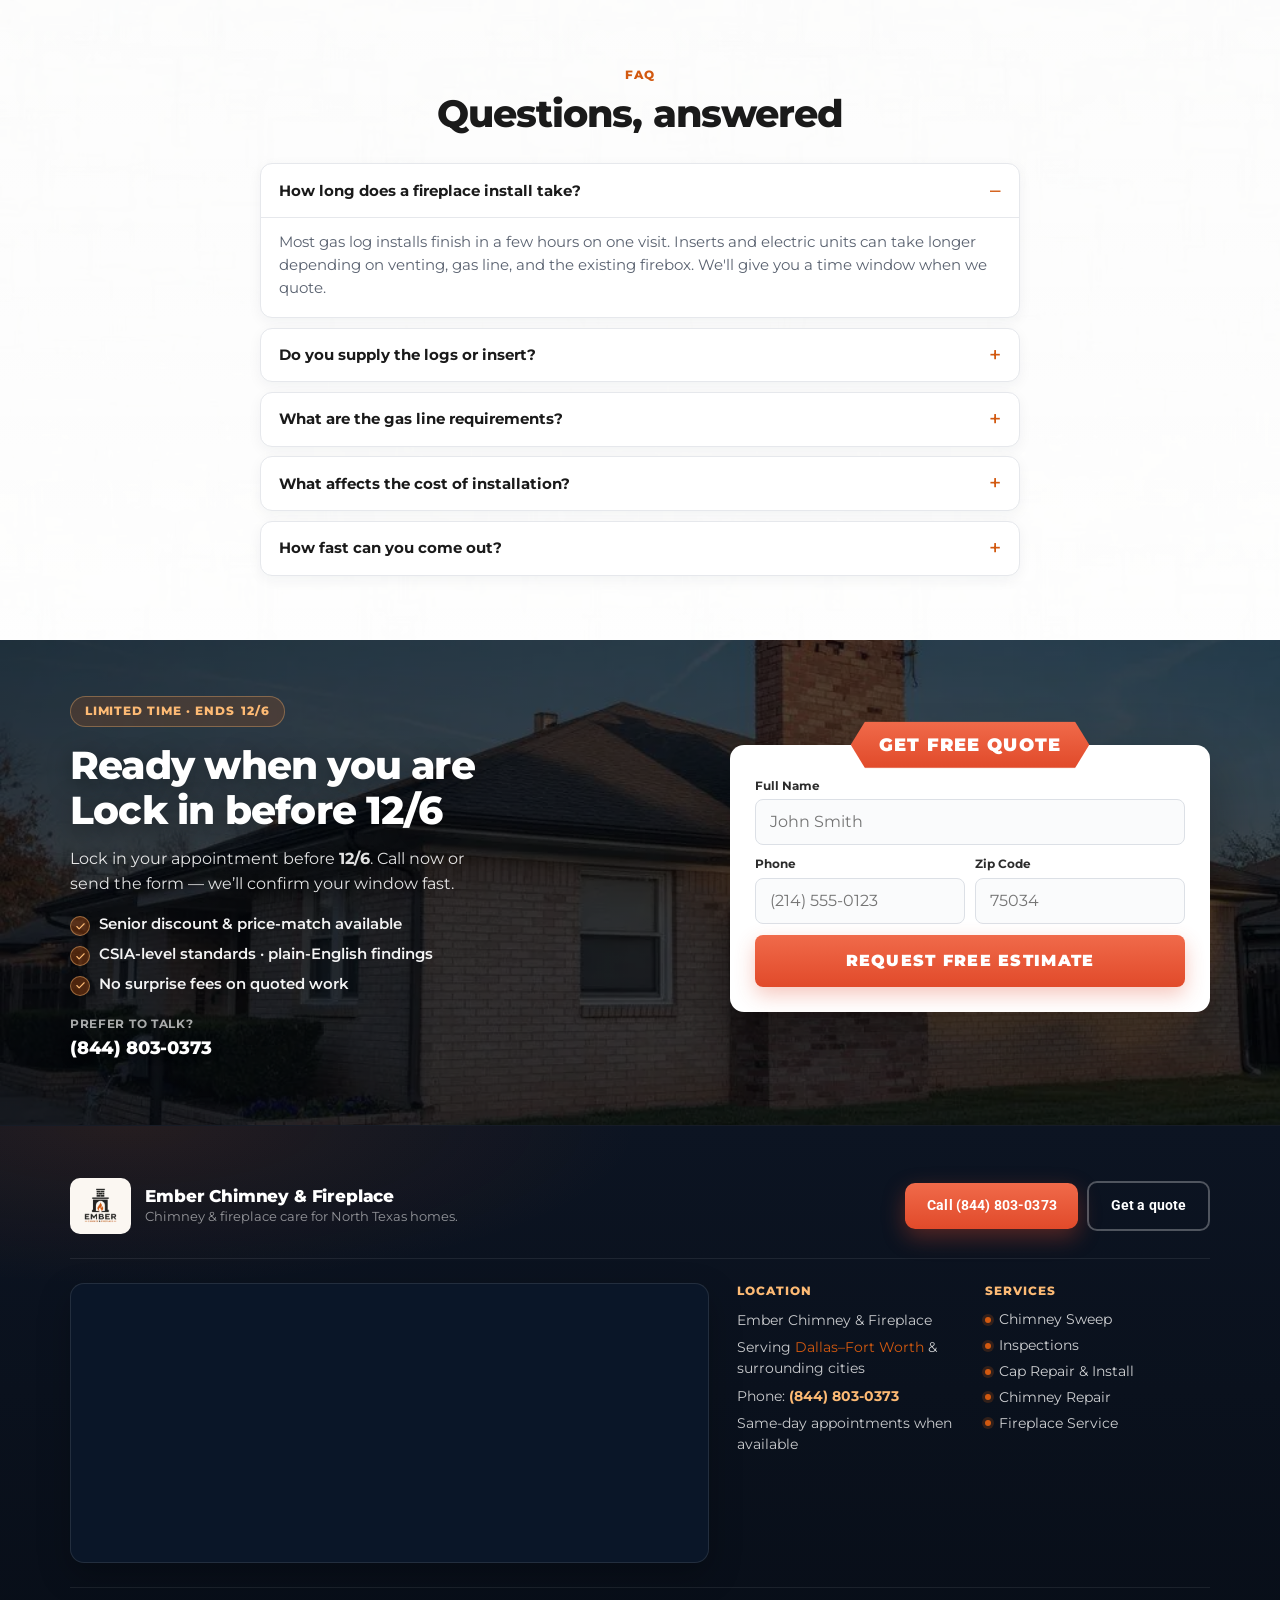
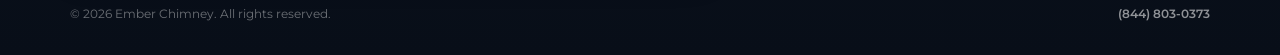
<file: offer/fireplace-installation/index.html>
<!DOCTYPE html>
<html lang="en">
<head>
  <meta charset="utf-8">
  <meta name="viewport" content="width=device-width, initial-scale=1, viewport-fit=cover">
  <!-- Page 6/6 · fireplace-installation -->
  <title>Fireplace & Gas Log Installation in Dallas–Fort Worth | Free Estimate | Ember Chimney</title>
  <meta name="description" content="Fireplace & gas log installation in Dallas–Fort Worth. Free install estimate, senior discount, we beat any price.">
  <meta name="robots" content="noindex, nofollow">
  <meta name="googlebot" content="noindex, nofollow">
  <meta name="theme-color" content="#0a1a2e">
  <meta name="format-detection" content="telephone=yes">
  <link rel="preconnect" href="https://fonts.googleapis.com">
  <link rel="preconnect" href="https://fonts.gstatic.com" crossorigin>
  <link href="https://fonts.googleapis.com/css2?family=Montserrat:wght@400;500;600;700;800&family=Roboto:wght@400;500;700&family=Roboto+Slab:wght@400;600;700&display=swap" rel="stylesheet">
  <link rel="stylesheet" href="../../assets/css/lp.css?v=33">
  <!-- Google tag (gtag.js) -->
  <script async src="https://www.googletagmanager.com/gtag/js?id=AW-18337676973"></script>
  <script>
    window.dataLayer = window.dataLayer || [];
    function gtag(){dataLayer.push(arguments);}
    gtag('js', new Date());
    gtag('config', 'AW-18337676973');
  </script>
  <!-- CallRail: early load so gclid session is ready before numbers paint -->
  <link rel="preconnect" href="https://cdn.callrail.com" crossorigin>
  <link rel="dns-prefetch" href="https://cdn.callrail.com">
</head>
<body class="lp-canvas">
  <a class="skip-link" href="#book">Skip to quote form</a>

  <header class="site-header" data-header>
    <div class="wrap header-inner">
      <div class="brand">
        <img class="brand-logo" src="../../assets/images/ember-logo.webp" alt="Ember Chimney &amp; Fireplace" width="200" height="56" decoding="async">
      </div>
      <div class="header-local">
        <span class="header-local-label">Chimney &amp; Fireplace | <span class="city">Dallas–Fort Worth</span></span>
        <a class="header-local-phone" href="tel:+18448030373">(844) 803-0373</a>
      </div>
      <a class="header-call" href="tel:+18448030373">Call Now</a>
    </div>
  </header>

  <main>
    <section class="hero-atlas" aria-label="Hero">
      <div class="hero-atlas-bg" style="background-image:url('../../assets/images/photos/hero-fireplace.webp?v=4')"></div>
      <div class="wrap">
        <div class="hero-left">
          <div class="hero-badge" style="display:inline-flex;align-items:center;gap:.4rem;background:rgba(255,255,255,.12);border:1px solid rgba(255,255,255,.22);border-radius:999px;padding:.35rem .85rem;font-size:.82rem;font-weight:600;margin-bottom:1rem;color:#fff">
            Same-day service in <span class="city">Dallas–Fort Worth</span>
          </div>
          <p class="hero-review-line" style="display:flex;align-items:flex-start;gap:.4rem;margin:0 0 .85rem;max-width:34rem;font-size:.84rem;line-height:1.35;font-weight:600;color:#fff">
            <span aria-hidden="true" style="color:#fabb05;letter-spacing:.06em;flex-shrink:0;font-size:1rem;line-height:1.2">★★★★★</span>
            <span>Family owned and serving DFW since 2004. 5.0 stars on Google from 21 reviews.</span>
          </p>
          <h1 class="display h1" style="color:#fff;font-size:clamp(1.65rem,4vw,2.45rem);font-weight:800;line-height:1.12;margin:0 0 .65rem"><span class="svc">Fireplace &amp; Gas Log Installation</span> in <span class="city">Dallas–Fort Worth</span></h1>
          <p class="sub">Gas logs, inserts &amp; fireplaces — <em>free install estimate</em></p>
          <ul class="hero-bullets">
            <li><span class="ico"><svg viewBox="0 0 24 24" fill="none" stroke="currentColor" stroke-width="2" stroke-linecap="round" stroke-linejoin="round" aria-hidden="true"><path d="M12 1v22"/><path d="M17 5H9.5a3.5 3.5 0 0 0 0 7h5a3.5 3.5 0 0 1 0 7H6"/></svg></span><span>Gas &amp; Electric Fireplaces</span></li>
            <li><span class="ico"><svg viewBox="0 0 24 24" fill="none" stroke="currentColor" stroke-width="2" stroke-linecap="round" stroke-linejoin="round" aria-hidden="true"><path d="M20 6 9 17l-5-5"/></svg></span><span>Free Install Estimate</span></li>
            <li><span class="ico"><svg viewBox="0 0 24 24" fill="none" stroke="currentColor" stroke-width="2" stroke-linecap="round" stroke-linejoin="round" aria-hidden="true"><path d="M12 2l2.4 7.2H22l-6 4.4 2.3 7.2L12 16.8 5.7 20.8 8 13.6 2 9.2h7.6z"/></svg></span><span>All Chimney Types — Gas &amp; Electric</span></li>
            <li><span class="ico"><svg viewBox="0 0 24 24" fill="none" stroke="currentColor" stroke-width="2" stroke-linecap="round" stroke-linejoin="round" aria-hidden="true"><path d="M12 22s8-7 8-13a8 8 0 1 0-16 0c0 6 8 13 8 13z"/><circle cx="12" cy="9" r="2.5"/></svg></span><span>Senior Discount 65+</span></li>
            <li><span class="ico"><svg viewBox="0 0 24 24" fill="none" stroke="currentColor" stroke-width="2" stroke-linecap="round" stroke-linejoin="round" aria-hidden="true"><path d="M12 22s8-4 8-10V5l-8-3-8 3v7c0 6 8 10 8 10z"/></svg></span><span>Serving All Of <span class="city">Dallas–Fort Worth</span></span></li>
          </ul>
          <div class="hero-actions">
            <a class="btn btn-coral btn-lg" href="tel:+18448030373">Call (844) 803-0373</a>
            <a class="btn btn-ghost btn-lg" href="#book">Book Online</a>
          </div>
          <div class="hero-mini-badges" aria-label="Trust badges">
            <img src="../../assets/images/badges/CSIA-Badge.webp" alt="CSIA Certified Chimney Sweep" width="80" height="80" loading="lazy">
            <img src="../../assets/images/badges/bbb.webp" alt="BBB Accredited Business" width="60" height="80" loading="lazy">
            <img src="../../assets/images/badges/yelp-logo.webp" alt="Yelp" width="120" height="40" class="badge-yelp" loading="lazy">
            <img src="../../assets/images/badges/nextdoor-logo.webp" alt="Nextdoor" width="48" height="48" class="badge-nextdoor" loading="lazy">
          </div>
        </div>

        <aside class="quote-card" id="book" aria-label="Get a free quote">
          <div class="quote-ribbon">Get Free Quote</div>
          <form data-lp-form data-service="fireplace-installation" action="#" method="post" novalidate>
            <div class="field">
              <label for="name">Full Name</label>
              <input id="name" name="name" type="text" autocomplete="name" placeholder="John Smith" required>
            </div>
            <div class="form-row two">
              <div class="field">
                <label for="phone">Phone</label>
                <input id="phone" name="phone" type="tel" autocomplete="tel" inputmode="tel" placeholder="(214) 555-0123" required>
              </div>
              <div class="field">
                <label for="zip">Zip Code</label>
                <input id="zip" name="zip" type="text" inputmode="numeric" autocomplete="postal-code" maxlength="10" placeholder="75034" required>
              </div>
            </div>
            <div class="field">
              <label for="msg">Short Message About Your Needs</label>
              <textarea id="msg" name="message" placeholder="I need service regarding..."></textarea>
            </div>
            <button class="btn-send" type="submit">Request Free Estimate</button>
            <p class="form-status" role="status" aria-live="polite"></p>
            <p class="form-note" style="margin-top:.65rem;font-size:.78rem;color:var(--muted);text-align:center">Fastest: <a href="tel:+18448030373"><strong>(844) 803-0373</strong></a></p>
            <p class="ad-guarantee" style="margin:.7rem 0 0;padding:.65rem .75rem;font-size:.78rem;line-height:1.45;text-align:center;color:var(--ink);background:#f7f8fa;border:1px solid #e5e7eb;border-radius:8px">No-Mess Guarantee: we protect your floors and leave the room as we found it. We Beat Any Price: bring a written quote for the same work and we beat it.</p>
          </form>
        </aside>
      </div>
    </section>

    <div class="appt-band">
      <div class="wrap">
        Same-Day Appointments Available in <span class="city">Dallas–Fort Worth</span>
      </div>
    </div>

    <!-- Offers / discounts (Atlas-style) -->
    <section class="offers-atlas" id="offers">
      <div class="wrap">
        <p class="offers-date">Limited Time · Available Until <span data-offer-end>7/27</span></p>
                <div class="deal-grid">
          <article class="deal-card featured">
            <a class="deal-link" href="#book">
              <div class="deal-photo">
                <img src="../../assets/images/photos/work-real-03.webp" alt="Free fireplace install estimate" width="640" height="480" loading="lazy" decoding="async">
              </div>
              <div class="deal-body">
                <div class="deal-amount">FREE</div>
                <div class="deal-label">Install Estimate</div>
              </div>
            </a>
          </article>
          <article class="deal-card">
            <a class="deal-link" href="#book">
              <div class="deal-photo">
                <img src="../../assets/images/photos/gen-gas-fireplace.webp" alt="Gas fireplace service" width="640" height="480" loading="lazy" decoding="async">
              </div>
              <div class="deal-body">
                <div class="deal-amount">GAS</div>
                <div class="deal-label">Gas Fireplace Service</div>
              </div>
            </a>
          </article>
          <article class="deal-card">
            <a class="deal-link" href="#book">
              <div class="deal-photo">
                <img src="../../assets/images/photos/gen-electric-fireplace.webp" alt="Electric fireplace unit service" width="640" height="480" loading="lazy" decoding="async">
              </div>
              <div class="deal-body">
                <div class="deal-amount">ELECTRIC</div>
                <div class="deal-label">Electric Unit Service</div>
              </div>
            </a>
          </article>
          <article class="deal-card">
            <a class="deal-link" href="#book">
              <div class="deal-photo">
                <img src="../../assets/images/photos/work-real-10.webp" alt="Fireplace insert installation" width="640" height="480" loading="lazy" decoding="async">
              </div>
              <div class="deal-body">
                <div class="deal-amount">INSERT</div>
                <div class="deal-label">Insert Install</div>
              </div>
            </a>
          </article>
          <article class="deal-card">
            <a class="deal-link" href="tel:+18448030373">
              <div class="deal-photo">
                <img src="../../assets/images/photos/owner-local.webp" alt="Senior Discount 65+" width="640" height="480" loading="lazy" decoding="async">
              </div>
              <div class="deal-body">
                <div class="deal-amount">10% OFF</div>
                <div class="deal-label">Senior Discount 65+</div>
              </div>
            </a>
          </article>
          <article class="deal-card">
            <a class="deal-link" href="tel:+18448030373">
              <div class="deal-photo">
                <img src="../../assets/images/photos/deal-job.webp" alt="Price match — we beat any price" width="640" height="480" loading="lazy" decoding="async">
              </div>
              <div class="deal-body">
                <div class="deal-amount">BEAT IT</div>
                <div class="deal-label">We Beat Any Price</div>
              </div>
            </a>
          </article>
        </div>
      </div>
    </section>
    <!-- Google reviews slider -->
    <section class="reviews-atlas" id="reviews">
      <div class="wrap">
        <div class="section-head center">
          <div class="eyebrow">Google reviews</div>
          <h2 class="display h2">What <span class="city">Dallas–Fort Worth</span> neighbors say</h2>
        </div>
        <div class="google-reviews-slider" data-reviews-slider>
          <div class="google-excellent">
            <div class="ge-label">Excellent</div>
            <div class="ge-stars" aria-label="5 out of 5 stars">★★★★★</div>
            <div class="ge-based">Based on 10<br>recent reviews</div>
            <div class="ge-google">
              <svg viewBox="0 0 24 24" aria-hidden="true"><path fill="#4285F4" d="M22.56 12.25c0-.78-.07-1.53-.2-2.25H12v4.26h5.92c-.26 1.37-1.04 2.53-2.21 3.31v2.77h3.57c2.08-1.92 3.28-4.74 3.28-8.09z"/><path fill="#34A853" d="M12 23c2.97 0 5.46-.98 7.28-2.66l-3.57-2.77c-.98.66-2.23 1.06-3.71 1.06-2.86 0-5.29-1.93-6.16-4.53H2.18v2.84C3.99 20.53 7.7 23 12 23z"/><path fill="#FBBC05" d="M5.84 14.09c-.22-.66-.35-1.36-.35-2.09s.13-1.43.35-2.09V7.07H2.18C1.43 8.55 1 10.22 1 12s.43 3.45 1.18 4.93l2.85-2.22.81-.62z"/><path fill="#EA4335" d="M12 5.38c1.62 0 3.06.56 4.21 1.64l3.15-3.15C17.45 2.09 14.97 1 12 1 7.7 1 3.99 3.47 2.18 7.07l3.66 2.84c.87-2.6 3.3-4.53 6.16-4.53z"/></svg>
              Google
            </div>
          </div>
          <div class="g-slider-viewport">
            <button type="button" class="g-slider-btn g-slider-prev" data-slider-prev aria-label="Previous reviews">‹</button>
            <div class="google-reviews-track" data-slider-track>
          <article class="g-review-card" role="group" aria-label="Review by Kathy R.">
            <div class="g-review-top">
              <div class="g-review-avatar c1" aria-hidden="true">KR</div>
              <div class="g-review-meta">
                <strong>Kathy R.</strong>
                <time datetime="2025-11-12">2025-11-12</time>
              </div>
            </div>
            <div class="g-review-stars" aria-label="5 stars">★★★★★</div>
            <blockquote>Booked the $99 sweep and they were on time, laid drop cloths, and left the house cleaner than they found it. Fireplace draws great now.</blockquote>
            <button type="button" class="g-review-more" data-review-more>Read more</button>
          </article>
          <article class="g-review-card" role="group" aria-label="Review by Tony B.">
            <div class="g-review-top">
              <div class="g-review-avatar c2" aria-hidden="true">TB</div>
              <div class="g-review-meta">
                <strong>Tony B.</strong>
                <time datetime="2025-10-03">2025-10-03</time>
              </div>
            </div>
            <div class="g-review-stars" aria-label="5 stars">★★★★★</div>
            <blockquote>Honest inspection with photos of the cap issue. No scare tactics, fair price, and they beat the written quote I had from another company.</blockquote>
            <button type="button" class="g-review-more" data-review-more>Read more</button>
          </article>
          <article class="g-review-card" role="group" aria-label="Review by Diane W.">
            <div class="g-review-top">
              <div class="g-review-avatar c3" aria-hidden="true">DW</div>
              <div class="g-review-meta">
                <strong>Diane W.</strong>
                <time datetime="2025-09-18">2025-09-18</time>
              </div>
            </div>
            <div class="g-review-stars" aria-label="5 stars">★★★★★</div>
            <blockquote>Senior discount applied without hassle. Tech explained urgent vs optional in plain English. Would use Ember again for our Plano home.</blockquote>
            <button type="button" class="g-review-more" data-review-more>Read more</button>
          </article>
          <article class="g-review-card" role="group" aria-label="Review by Mike G.">
            <div class="g-review-top">
              <div class="g-review-avatar c1" aria-hidden="true">MG</div>
              <div class="g-review-meta">
                <strong>Mike G.</strong>
                <time datetime="2025-08-22">2025-08-22</time>
              </div>
            </div>
            <div class="g-review-stars" aria-label="5 stars">★★★★★</div>
            <blockquote>Same-day appointment in Frisco. Crown work looks solid and they cleaned up every bit of dust. Highly recommend.</blockquote>
            <button type="button" class="g-review-more" data-review-more>Read more</button>
          </article>
          <article class="g-review-card" role="group" aria-label="Review by Jennifer S.">
            <div class="g-review-top">
              <div class="g-review-avatar c2" aria-hidden="true">JS</div>
              <div class="g-review-meta">
                <strong>Jennifer S.</strong>
                <time datetime="2025-08-05">2025-08-05</time>
              </div>
            </div>
            <div class="g-review-stars" aria-label="5 stars">★★★★★</div>
            <blockquote>Had animals in the flue — new cap install was quick and the price matched what they quoted on the phone. Professional crew.</blockquote>
            <button type="button" class="g-review-more" data-review-more>Read more</button>
          </article>
          <article class="g-review-card" role="group" aria-label="Review by Chris P.">
            <div class="g-review-top">
              <div class="g-review-avatar c3" aria-hidden="true">CP</div>
              <div class="g-review-meta">
                <strong>Chris P.</strong>
                <time datetime="2025-07-19">2025-07-19</time>
              </div>
            </div>
            <div class="g-review-stars" aria-label="5 stars">★★★★★</div>
            <blockquote>Gas fireplace was acting up. They diagnosed it on site, fixed it same visit, and walked me through maintenance tips.</blockquote>
            <button type="button" class="g-review-more" data-review-more>Read more</button>
          </article>
          <article class="g-review-card" role="group" aria-label="Review by Amy M.">
            <div class="g-review-top">
              <div class="g-review-avatar c1" aria-hidden="true">AM</div>
              <div class="g-review-meta">
                <strong>Amy M.</strong>
                <time datetime="2025-06-28">2025-06-28</time>
              </div>
            </div>
            <div class="g-review-stars" aria-label="5 stars">★★★★★</div>
            <blockquote>Used Ember for chimney repair after a storm. Clear options, no pressure, and the price-match promise was real.</blockquote>
            <button type="button" class="g-review-more" data-review-more>Read more</button>
          </article>
          <article class="g-review-card" role="group" aria-label="Review by Ron H.">
            <div class="g-review-top">
              <div class="g-review-avatar c2" aria-hidden="true">RH</div>
              <div class="g-review-meta">
                <strong>Ron H.</strong>
                <time datetime="2025-06-02">2025-06-02</time>
              </div>
            </div>
            <div class="g-review-stars" aria-label="5 stars">★★★★★</div>
            <blockquote>Inspection was thorough. Got photos of liner wear and a written plan. Felt like a neighbor helping, not a sales pitch.</blockquote>
            <button type="button" class="g-review-more" data-review-more>Read more</button>
          </article>
          <article class="g-review-card" role="group" aria-label="Review by Lisa C.">
            <div class="g-review-top">
              <div class="g-review-avatar c3" aria-hidden="true">LC</div>
              <div class="g-review-meta">
                <strong>Lisa C.</strong>
                <time datetime="2025-05-14">2025-05-14</time>
              </div>
            </div>
            <div class="g-review-stars" aria-label="5 stars">★★★★★</div>
            <blockquote>Called for a sweep before winter. On time, respectful of our floors, and the $99 special was exactly as advertised.</blockquote>
            <button type="button" class="g-review-more" data-review-more>Read more</button>
          </article>
          <article class="g-review-card" role="group" aria-label="Review by Brian D.">
            <div class="g-review-top">
              <div class="g-review-avatar c1" aria-hidden="true">BD</div>
              <div class="g-review-meta">
                <strong>Brian D.</strong>
                <time datetime="2025-04-30">2025-04-30</time>
              </div>
            </div>
            <div class="g-review-stars" aria-label="5 stars">★★★★★</div>
            <blockquote>McKinney homeowner here — great communication from booking to finish. Will call them for the next inspection too.</blockquote>
            <button type="button" class="g-review-more" data-review-more>Read more</button>
          </article>
            </div>
            <button type="button" class="g-slider-btn g-slider-next" data-slider-next aria-label="Next reviews">›</button>
          </div>
          <div class="g-slider-dots" data-slider-dots aria-hidden="true"></div>
        </div>
      </div>
    </section>


    <!-- CSIA emphasis -->
    <section class="csia-emphasis" id="csia">
      <div class="csia-emphasis-bg" style="background-image:url('../../assets/images/photos/hero-chimney-home.webp?v=2')" aria-hidden="true"></div>
      <div class="wrap">
        <div class="csia-seal-wrap">
          <div class="csia-seal-ring">
            <img src="../../assets/images/badges/CSIA-Badge.webp" alt="CSIA Certified Chimney Sweep" width="200" height="200" loading="lazy" decoding="async">
          </div>
          <span class="csia-seal-tag">CSIA standards</span>
        </div>
        <div class="csia-copy">
          <div class="eyebrow">Why standards matter</div>
          <h2>Fire safety isn't DIY</h2>
          <p>Creosote, cracked liners, and blocked flues rarely announce themselves until it's expensive — or dangerous. We work to <strong>CSIA-level standards</strong> so your family gets a clear, honest safety picture.</p>
          <div class="csia-meta">
            <span class="csia-chip"><strong>CSIA</strong> chimney safety</span>
            <span class="csia-chip"><strong>NFI</strong> hearth guidance</span>
            <span class="csia-chip"><strong>DFW</strong> homes we serve</span>
          </div>
          <ul class="csia-points">
            <li>Safety-first evaluation on every job</li>
            <li>Plain-English findings homeowners understand</li>
            <li>Documented issues — no scare tactics</li>
            <li>Urgent vs optional, always labeled</li>
          </ul>
          <div class="csia-actions">
            <a class="btn btn-coral" href="tel:+18448030373">Call (844) 803-0373</a>
            <a class="btn btn-ghost" href="#book">Request a quote</a>
          </div>
        </div>
      </div>
    </section>


    <!-- Work photos -->
    <section class="section section-tint" id="story">
      <div class="wrap">
        <div class="section-head">
          <div class="eyebrow">Meet the team &amp; see the work</div>
          <h2 class="display h2">Photos &amp; video of real work</h2>
          <p class="lead">Real job-site photos and video from our local crew — clean, careful, and thorough.</p>
        </div>
        <div class="work-grid">
          <figure class="work-shot">
            <video data-work-video muted loop playsinline preload="none" poster="../../assets/images/photos/job-vid-wide.webp" aria-label="Ember technician working at a living-room fireplace">
              <source src="../../assets/videos/job-sweep-wide.mp4" type="video/mp4">
            </video>
          </figure>
          <figure class="work-shot">
            <video data-work-video muted loop playsinline preload="none" poster="../../assets/images/photos/job-vid-action.webp" aria-label="Ember technician servicing a fireplace">
              <source src="../../assets/videos/job-sweep-action.mp4" type="video/mp4">
            </video>
          </figure>
          <figure class="work-shot">
            <img src="../../assets/images/photos/job-sweep-branded.webp" alt="Certified Ember technician on a fireplace job" width="1600" height="1200" loading="lazy" decoding="async">
          </figure>
          <figure class="work-shot">
            <img src="../../assets/images/photos/job-attic-01.webp" alt="Ember technician inspecting a chimney chase in the attic" width="1200" height="1600" loading="lazy" decoding="async">
          </figure>
          <figure class="work-shot">
            <img src="../../assets/images/photos/work-new-01.webp" alt="Ember technician installing gas logs" width="1024" height="768" loading="lazy" decoding="async">
          </figure>
          <figure class="work-shot">
            <img src="../../assets/images/photos/work-new-02.webp" alt="Ember technician inspecting a chimney in the attic" width="768" height="1024" loading="lazy" decoding="async">
          </figure>
          <figure class="work-shot">
            <img src="../../assets/images/photos/work-new-03.webp" alt="Ember technician installing a chimney cap" width="768" height="1024" loading="lazy" decoding="async">
          </figure>
          <figure class="work-shot">
            <img src="../../assets/images/photos/work-new-04.webp" alt="Ember certified technician arriving at a home" width="768" height="1024" loading="lazy" decoding="async">
          </figure>
          <figure class="work-shot">
            <img src="../../assets/images/photos/work-new-05.webp" alt="Ember technician climbing to service a chimney" width="768" height="1024" loading="lazy" decoding="async">
          </figure>
          <figure class="work-shot">
            <img src="../../assets/images/photos/work-real-01.webp" alt="Fire ball fireplace installation" width="1024" height="768" loading="lazy" decoding="async">
          </figure>
          <figure class="work-shot">
            <img src="../../assets/images/photos/work-real-03.webp" alt="Gas log set installed and burning" width="1024" height="768" loading="lazy" decoding="async">
          </figure>
          <figure class="work-shot">
            <img src="../../assets/images/photos/work-real-09.webp" alt="Gas log hardware installed and checked for safe use" width="1024" height="768" loading="lazy" decoding="async">
          </figure>
          <figure class="work-shot">
            <img src="../../assets/images/photos/work-real-10.webp" alt="Gas log installation in a fireplace insert" width="1024" height="768" loading="lazy" decoding="async">
          </figure>
          <figure class="work-shot">
            <img src="../../assets/images/photos/work-real-11.webp" alt="Fireplace install with tools on drop cloth" width="1024" height="768" loading="lazy" decoding="async">
          </figure>
        </div>
      </div>
    </section>

    <!-- What's included (page-specific) -->
    <section class="section" id="included">
      <div class="wrap">
        <div class="section-head center">
          <div class="eyebrow">What's included</div>
          <h2 class="display h2">What you get</h2>
          <p class="lead">Everything included on the visit — clear scope, clean work, no guesswork.</p>
        </div>
        <ul class="included-list">
            <li>Gas log sets — installed and checked for safe use</li>
            <li>Gas &amp; electric fireplace inserts — installed and checked for safe use</li>
            <li>Decorative media — installed and checked for safe use</li>
            <li>Gas log hardware — installed and checked for safe use</li>
            <li>Free install estimate before work starts</li>
            <li>Respectful techs who protect your floors</li>
        </ul>
      </div>
    </section>

    <!-- Instant appointments split -->
    <section class="split-cta" aria-label="Book now">
      <div class="split-cta-copy">
        <h2>Instant Appointments</h2>
        <p>We're ready to serve residents of <span class="city">Dallas–Fort Worth</span> with same-day appointments when available. Call today or request a callback.</p>
        <div class="split-cta-actions">
          <a class="btn btn-coral" href="tel:+18448030373">Call (844) 803-0373</a>
          <a class="btn btn-ghost" href="#book">Book Online</a>
        </div>
      </div>
      <div class="split-cta-media" style="background-image:url('../../assets/images/photos/job-sweep-branded.webp')" role="img" aria-label="Ember certified technician"></div>
    </section>

    <!-- How it works -->
    <section class="section" id="how">
      <div class="wrap">
        <div class="section-head center">
          <div class="eyebrow">Simple process</div>
          <h2 class="display h2">How a visit works</h2>
          <p class="lead">Here's what to expect in <span class="city">Dallas–Fort Worth</span>.</p>
        </div>
        <div class="process">
          <article class="step">
            <h3 class="h3">Call or request</h3>
            <p>Tap call or submit the form. We confirm address, fireplace type, and the best same-day window.</p>
          </article>
          <article class="step">
            <h3 class="h3">We show up prepared</h3>
            <p>Floor protection, pro tools, and clear communication from start to finish.</p>
          </article>
          <article class="step">
            <h3 class="h3">You get clarity</h3>
            <p>Plain-English findings. Urgent vs optional — always labeled.</p>
          </article>
        </div>
      </div>
    </section>

    <!-- Guarantees / promises -->
    <section class="promises-band" id="guarantees">
      <div class="promises-band-bg" style="background-image:url('../../assets/images/photos/hero-chimney-home.webp')" aria-hidden="true"></div>
      <div class="wrap">
        <div class="section-head center">
          <div class="eyebrow">Our promises</div>
          <h2 class="display h2">Book with confidence</h2>
        </div>
        <div class="guarantee-grid">
          <article class="g-card hot">
            <div class="g-icon" aria-hidden="true"><svg viewBox="0 0 24 24" fill="none" stroke="currentColor" stroke-width="1.8"><path d="M12 1v22"/><path d="M17 5H9.5a3.5 3.5 0 0 0 0 7h5a3.5 3.5 0 0 1 0 7H6"/></svg></div>
            <h3>We beat any price</h3>
            <p>Show a comparable written quote for the same scope. We'll match or beat it.</p>
          </article>
          <article class="g-card">
            <div class="g-icon" aria-hidden="true"><svg viewBox="0 0 24 24" fill="none" stroke="currentColor" stroke-width="1.8"><path d="M12 22s8-4 8-10V5l-8-3-8 3v7c0 6 8 10 8 10z"/></svg></div>
            <h3>Safety-first promise</h3>
            <p>If we spot a hazard, you get plain language and options — never pressure.</p>
          </article>
          <article class="g-card">
            <div class="g-icon" aria-hidden="true"><svg viewBox="0 0 24 24" fill="none" stroke="currentColor" stroke-width="1.8"><circle cx="12" cy="8" r="5"/><path d="M20 21a8 8 0 1 0-16 0"/></svg></div>
            <h3>Senior discount</h3>
            <p>Available for qualifying homeowners 65+ in <span class="city">Dallas–Fort Worth</span>.</p>
          </article>
        </div>
      </div>
    </section>

    <!-- FAQ page-specific -->
    <section class="section section-tint" id="faq">
      <div class="wrap-narrow">
        <div class="section-head center">
          <div class="eyebrow">FAQ</div>
          <h2 class="display h2">Questions, answered</h2>
        </div>
        <div class="faq-list">
          <details class="faq-item" open>
            <summary>How long does a fireplace install take?</summary>
            <div class="faq-a">Most gas log installs finish in a few hours on one visit. Inserts and electric units can take longer depending on venting, gas line, and the existing firebox. We'll give you a time window when we quote.</div>
          </details>
          <details class="faq-item">
            <summary>Do you supply the logs or insert?</summary>
            <div class="faq-a">Yes. We can supply gas log sets, inserts, media and matching hardware — or install units you already purchased if they're a safe fit. Tell us what you have in mind when you book.</div>
          </details>
          <details class="faq-item">
            <summary>What are the gas line requirements?</summary>
            <div class="faq-a">A dedicated, correctly sized gas line has to reach the firebox with a shutoff. If you already have one, we test it. If you don't, we'll tell you what's needed before any install starts — no surprises.</div>
          </details>
          <details class="faq-item">
            <summary>What affects the cost of installation?</summary>
            <div class="faq-a">Fireplace type (gas logs, insert, electric), whether we supply the unit, gas-line work, venting, and firebox condition. That's why the estimate is free — we price the actual job, not a guess from a photo.</div>
          </details>
          <details class="faq-item">
            <summary>How fast can you come out?</summary>
            <div class="faq-a">Same-day when available. Call <a href="tel:+18448030373">(844) 803-0373</a>.</div>
          </details>
        </div>
      </div>
    </section>

    <!-- Bottom form -->
    <section class="bottom-form" id="contact">
      <div class="bottom-form-bg" style="background-image:url('../../assets/images/photos/hero-chimney-home.webp')"></div>
      <div class="wrap">
                <div class="bottom-form-msg">
          <div class="bf-eyebrow">Limited time · Ends <span data-offer-end>7/27</span></div>
          <h2>Ready when you are<br>Lock in before <span data-offer-end>7/27</span></h2>
          <p class="bf-lead">Lock in your appointment before <strong class="bf-date" data-offer-end>7/27</strong>. Call now or send the form — we’ll confirm your window fast.</p>
          <ul class="bf-points">
            <li>Senior discount &amp; price-match available</li>
            <li>CSIA-level standards · plain-English findings</li>
            <li>No surprise fees on quoted work</li>
          </ul>
          <div>
            <span class="bf-phone-label">Prefer to talk?</span>
            <a class="bf-phone" href="tel:+18448030373">(844) 803-0373</a>
          </div>
        </div>
        <aside class="quote-card" aria-label="Request a callback">
          <div class="quote-ribbon">Get Free Quote</div>
          <form data-lp-form data-service="fireplace-installation" action="#" method="post" novalidate>
            <div class="field">
              <label for="name2">Full Name</label>
              <input id="name2" name="name" type="text" autocomplete="name" placeholder="John Smith" required>
            </div>
            <div class="form-row two">
              <div class="field">
                <label for="phone2">Phone</label>
                <input id="phone2" name="phone" type="tel" autocomplete="tel" inputmode="tel" placeholder="(214) 555-0123" required>
              </div>
              <div class="field">
                <label for="zip2">Zip Code</label>
                <input id="zip2" name="zip" type="text" inputmode="numeric" autocomplete="postal-code" maxlength="10" placeholder="75034" required>
              </div>
            </div>
            <button class="btn-send" type="submit">Request Free Estimate</button>
            <p class="form-status" role="status" aria-live="polite"></p>
          </form>
        </aside>
      </div>
    </section>
  </main>

  <footer class="site-footer">
    <div class="wrap">
      <div class="footer-top">
        <div class="footer-brand">
          <img src="../../assets/images/ember-logo.webp" alt="Ember Chimney &amp; Fireplace" width="144" height="144" loading="lazy" decoding="async">
          <div class="footer-brand-text">
            <strong>Ember Chimney &amp; Fireplace</strong>
            <span>Chimney &amp; fireplace care for North Texas homes.</span>
          </div>
        </div>
        <div class="footer-top-cta">
          <a class="btn btn-coral" href="tel:+18448030373">Call (844) 803-0373</a>
          <a class="btn btn-ghost" href="#book">Get a quote</a>
        </div>
      </div>

      <div class="footer-main">
        <div class="footer-map">
          <iframe
            src="https://www.google.com/maps/embed?pb=!1m18!1m12!1m3!1d3350.4753144337756!2d-97.15533839999999!3d32.8855991!2m3!1f0!2f0!3f0!3m2!1i1024!2i768!4f13.1!3m3!1m2!1s0x864dd5424c57b88f%3A0x57c02e2ee402b0b0!2sEmber%20Chimney%20%26%20Fireplace!5e0!3m2!1sen!2sus!4v1785283434606!5m2!1sen!2sus"
            title="Ember Chimney &amp; Fireplace on Google Maps"
            loading="lazy"
            referrerpolicy="strict-origin-when-cross-origin"
            allowfullscreen=""
          ></iframe>
        </div>
        <div class="footer-side">
          <div class="footer-block">
            <h3>Location</h3>
            <p class="footer-line">Ember Chimney &amp; Fireplace</p>
            <p class="footer-line">Serving <span class="city">Dallas–Fort Worth</span> &amp; surrounding cities</p>
            <p class="footer-line">Phone: <a href="tel:+18448030373">(844) 803-0373</a></p>
            <p class="footer-line">Same-day appointments when available</p>
          </div>
          <div class="footer-block">
            <h3>Services</h3>
            <ul class="footer-services">
              <li>Chimney Sweep</li>
              <li>Inspections</li>
              <li>Cap Repair &amp; Install</li>
              <li>Chimney Repair</li>
              <li>Fireplace Service</li>
            </ul>
          </div>
        </div>
      </div>

      <div class="footer-meta">
        <span>&copy; <span data-year>2026</span> Ember Chimney. All rights reserved.</span>
        <a href="tel:+18448030373">(844) 803-0373</a>
      </div>
    </div>
  </footer>

<div class="sticky-bar" role="region" aria-label="Quick contact">
    <div class="sticky-inner">
      <a class="btn btn-outline" href="#book">Free Estimate</a>
      <a class="btn btn-coral" href="tel:+18448030373">Call Now</a>
    </div>
  </div>


  <script>
  (function(){
    var GEO = {
      "1026178":"Allen","1026193":"Argyle","1026215":"Bedford","1026271":"Carrollton",
      "1026278":"Celina","1026306":"Colleyville","1026317":"Coppell","1026339":"Dallas","1026350":"Denton",
      "1026385":"Euless","1026398":"Flower Mound","1026411":"Fort Worth","1026407":"Frisco","1026441":"Grapevine",
      "9052131":"Highland Park","9052132":"Highland Village","1026490":"Hurst","1026518":"Keller",
      "9189634":"Lantana","1026556":"Lewisville","1026562":"Little Elm","1026607":"McKinney",
      "1026658":"North Richland Hills","1026695":"Plano","1026716":"Prosper","1026729":"Richardson",
      "1026741":"Rockwall","1026804":"Southlake","1026836":"The Colony","9053007":"Trophy Club",
      "9053028":"University Park","9053138":"Westlake"
    };
    var loc = new URLSearchParams(location.search).get('loc');
    var city = GEO[loc];
    if(city){
      document.querySelectorAll('.city').forEach(function(el){ el.textContent = city; });
      document.title = document.title.replace('Dallas\u2013Fort Worth', city);
    }
  })();
  </script>


  <script>
  (function(){
    /* Whitelist ONLY — never render the raw URL parameter into the page.
       Keys must stay in sync with the ad group's keyword list (Yuval supplies updates). */
    var KW = {
      "gas fireplace installation":      "Gas Fireplace Installation",
      "fireplace installation":          "Fireplace Installation",
      "fireplace installation near me":  "Fireplace Installation",
      "gas log installation":            "Gas Log Installation",
      "gas log installation near me":    "Gas Log Installation",
      "fireplace insert installation":   "Fireplace Insert Installation",
      "electric fireplace installation": "Electric Fireplace Installation"
    };
    var raw = (new URLSearchParams(location.search).get('kw') || '').toLowerCase().trim();
    var label = KW[raw];
    if(label){
      document.querySelectorAll('.svc').forEach(function(el){ el.textContent = label; });
      /* keep the <title> consistent with the H1 */
      document.title = document.title.replace(/^[^|]+/, label + ' in ' +
        (document.querySelector('.city') ? document.querySelector('.city').textContent : 'Dallas–Fort Worth') + ' ');
    }
  })();
  </script>

  <script src="../../assets/js/lp.js?v=44"></script>
  <!-- CallRail dynamic number insertion -->
  <script type="text/javascript" src="https://cdn.callrail.com/companies/578256671/32f23b92d88d9a105486/12/swap.js"></script>
</body>
</html>
</file>
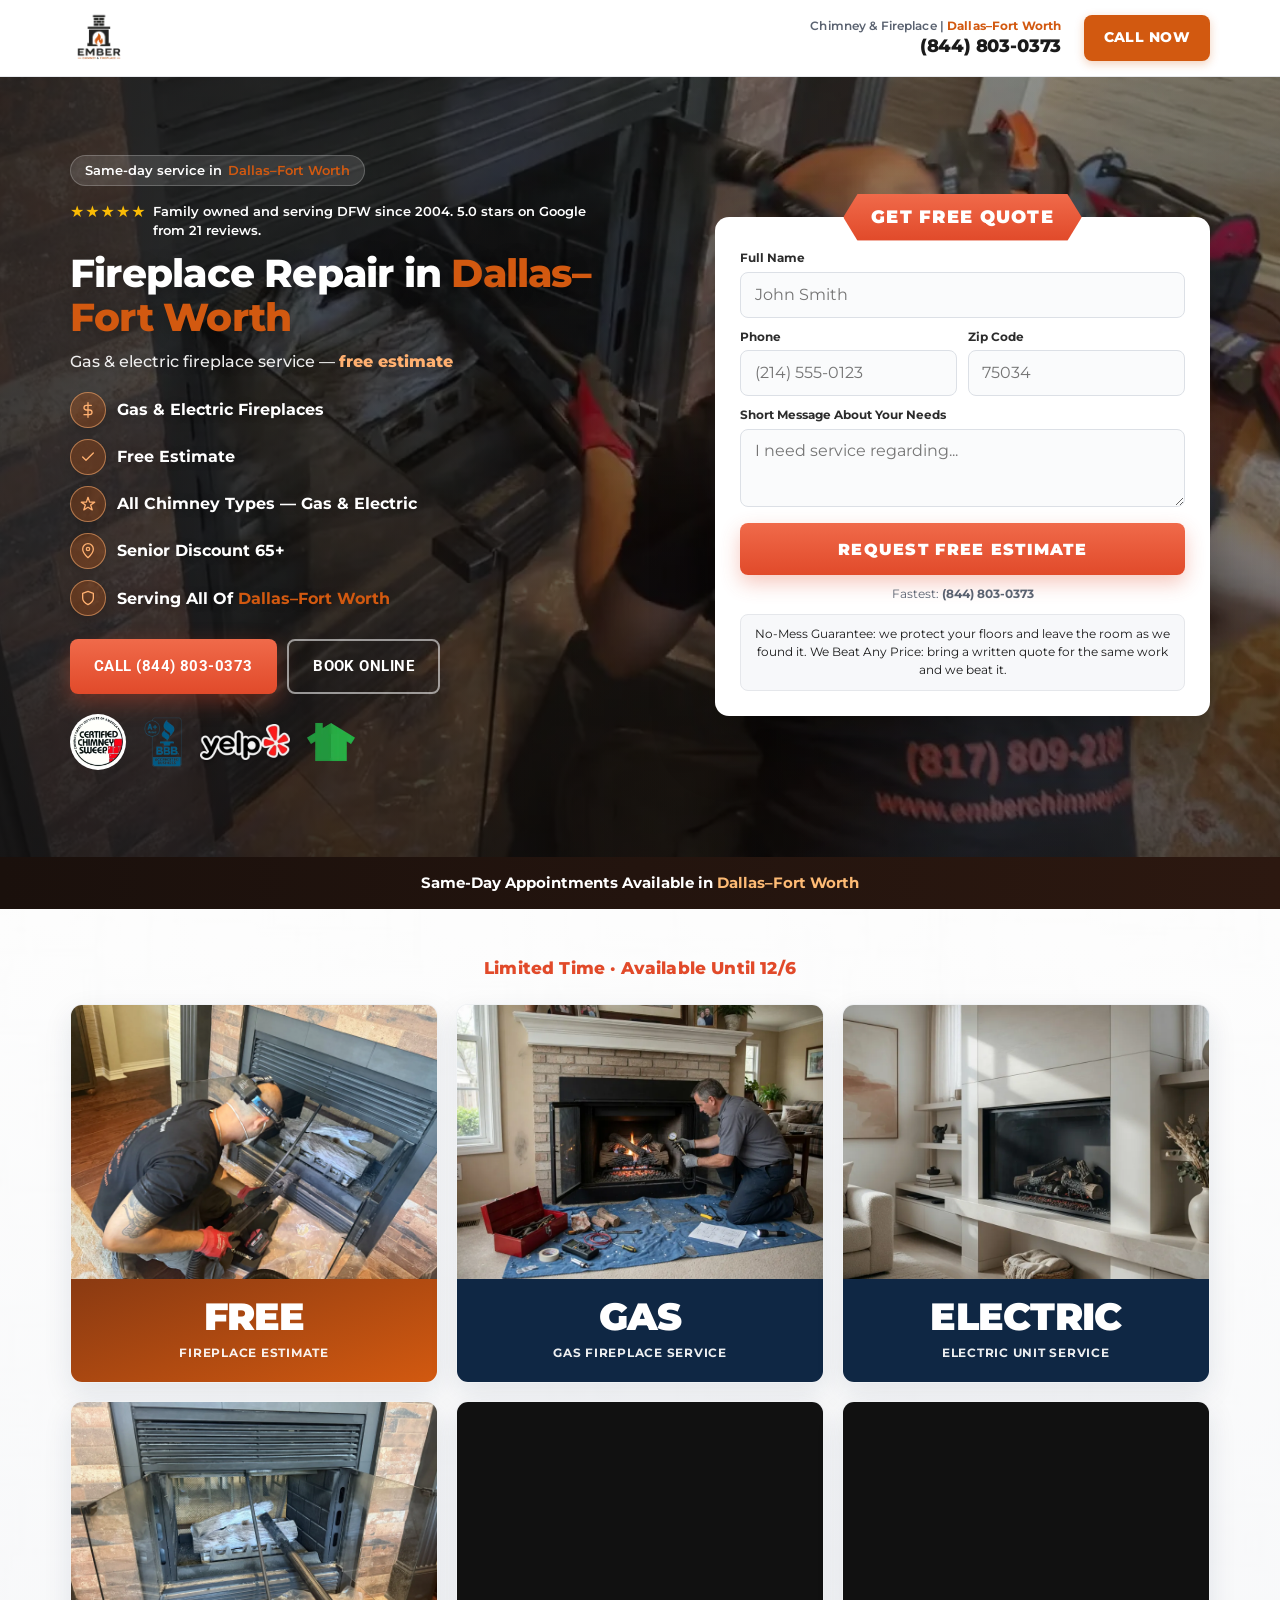
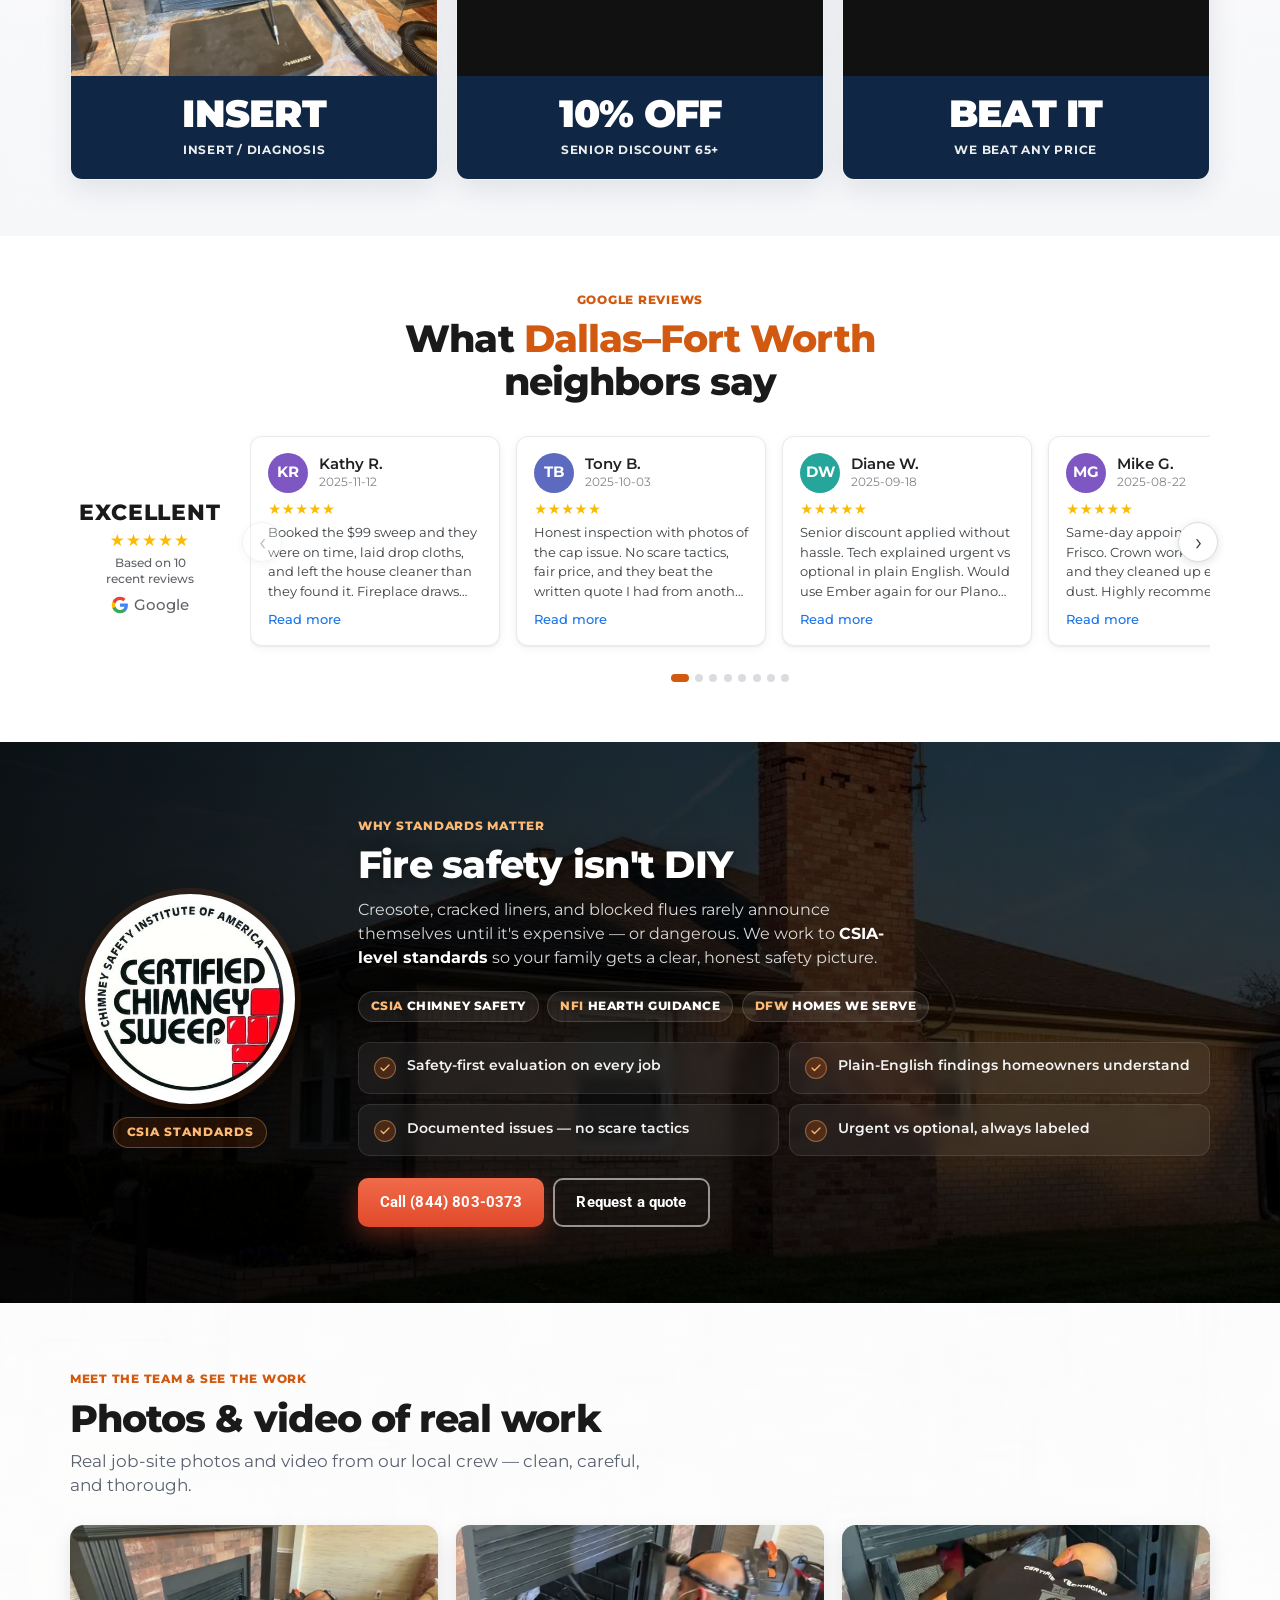
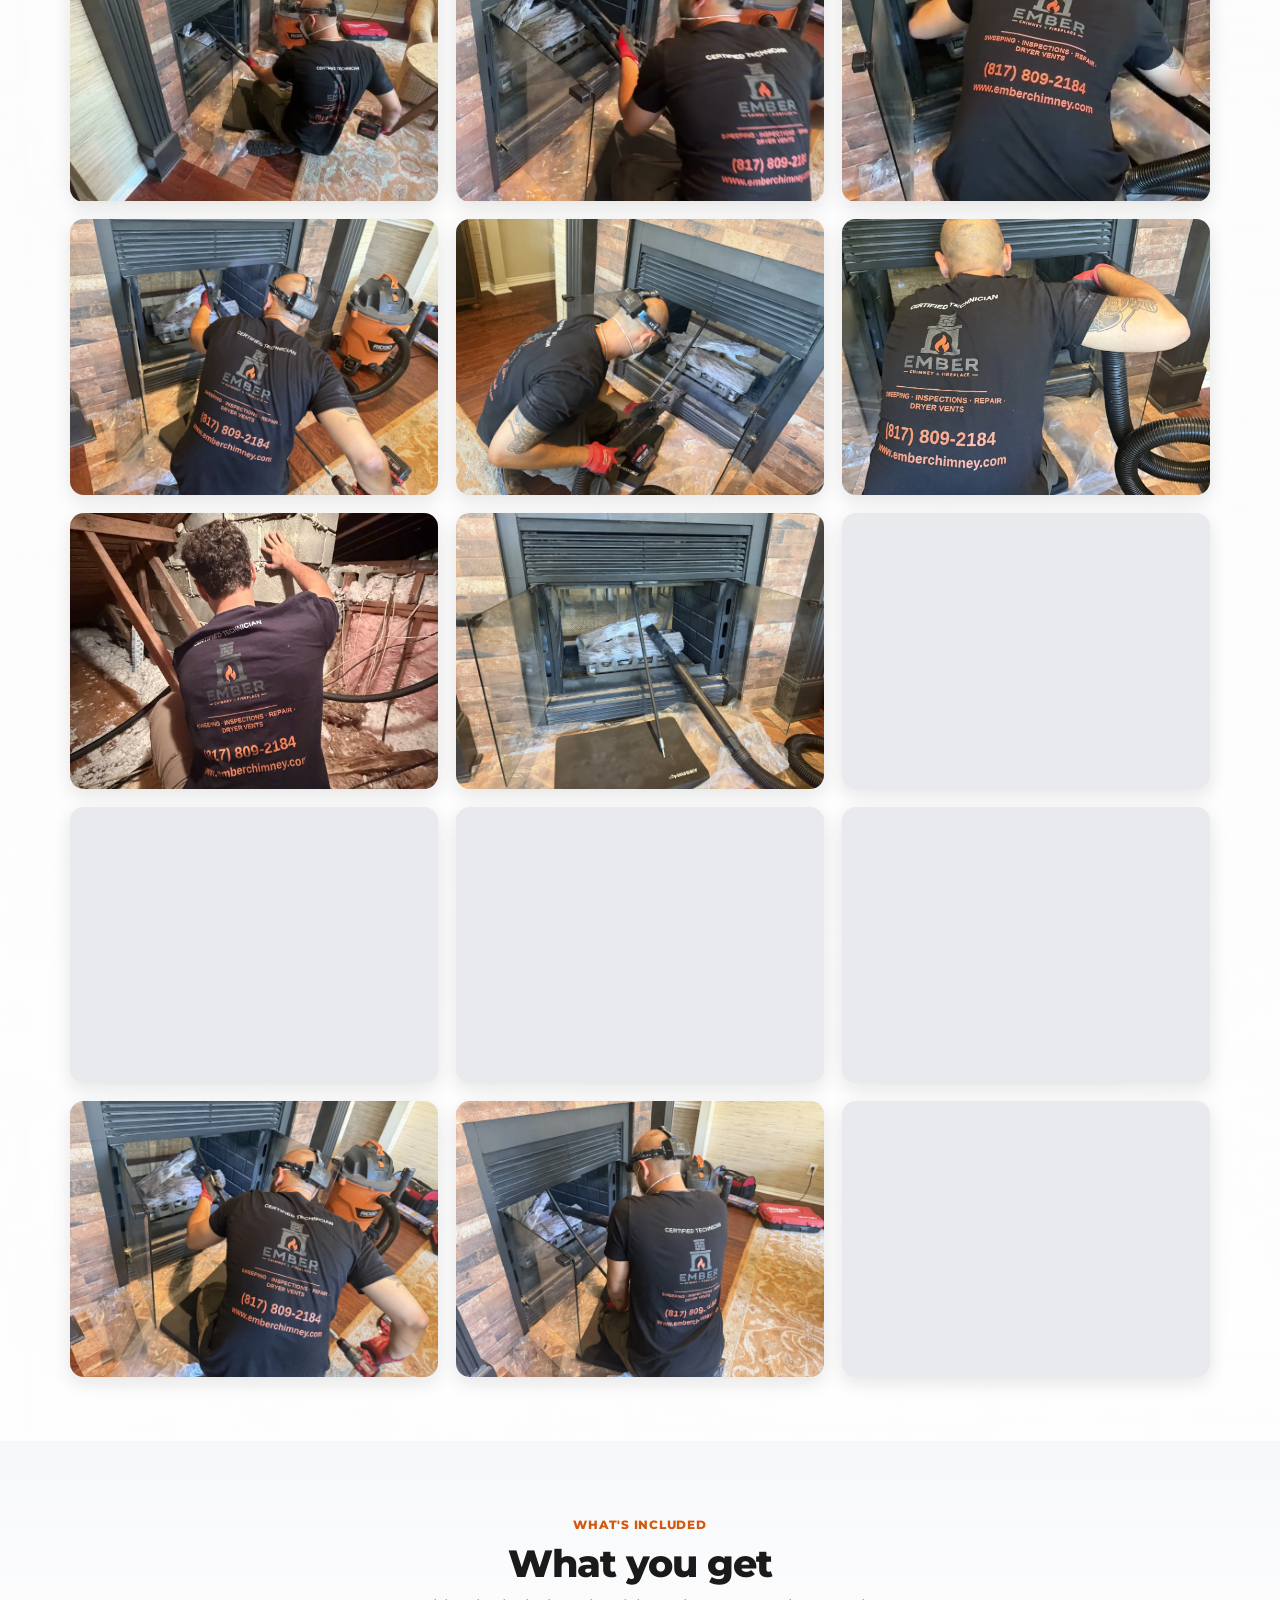
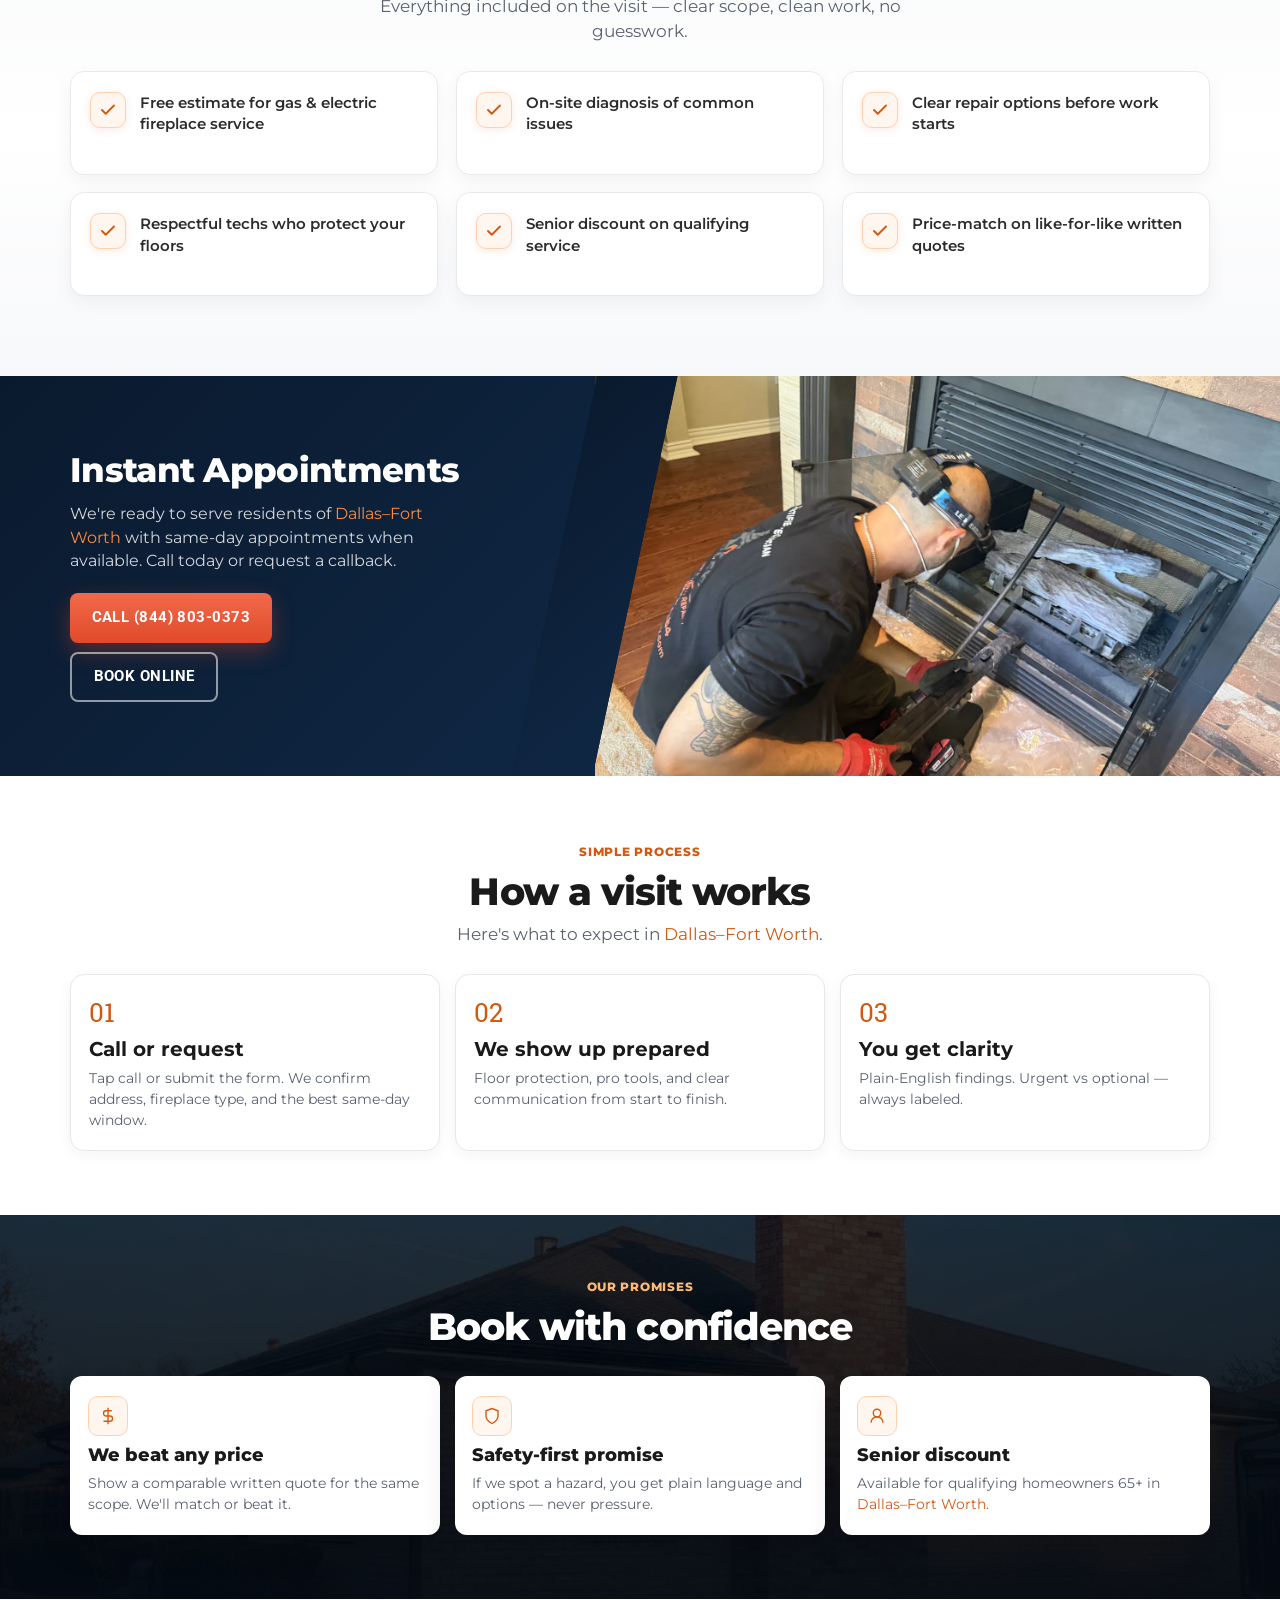
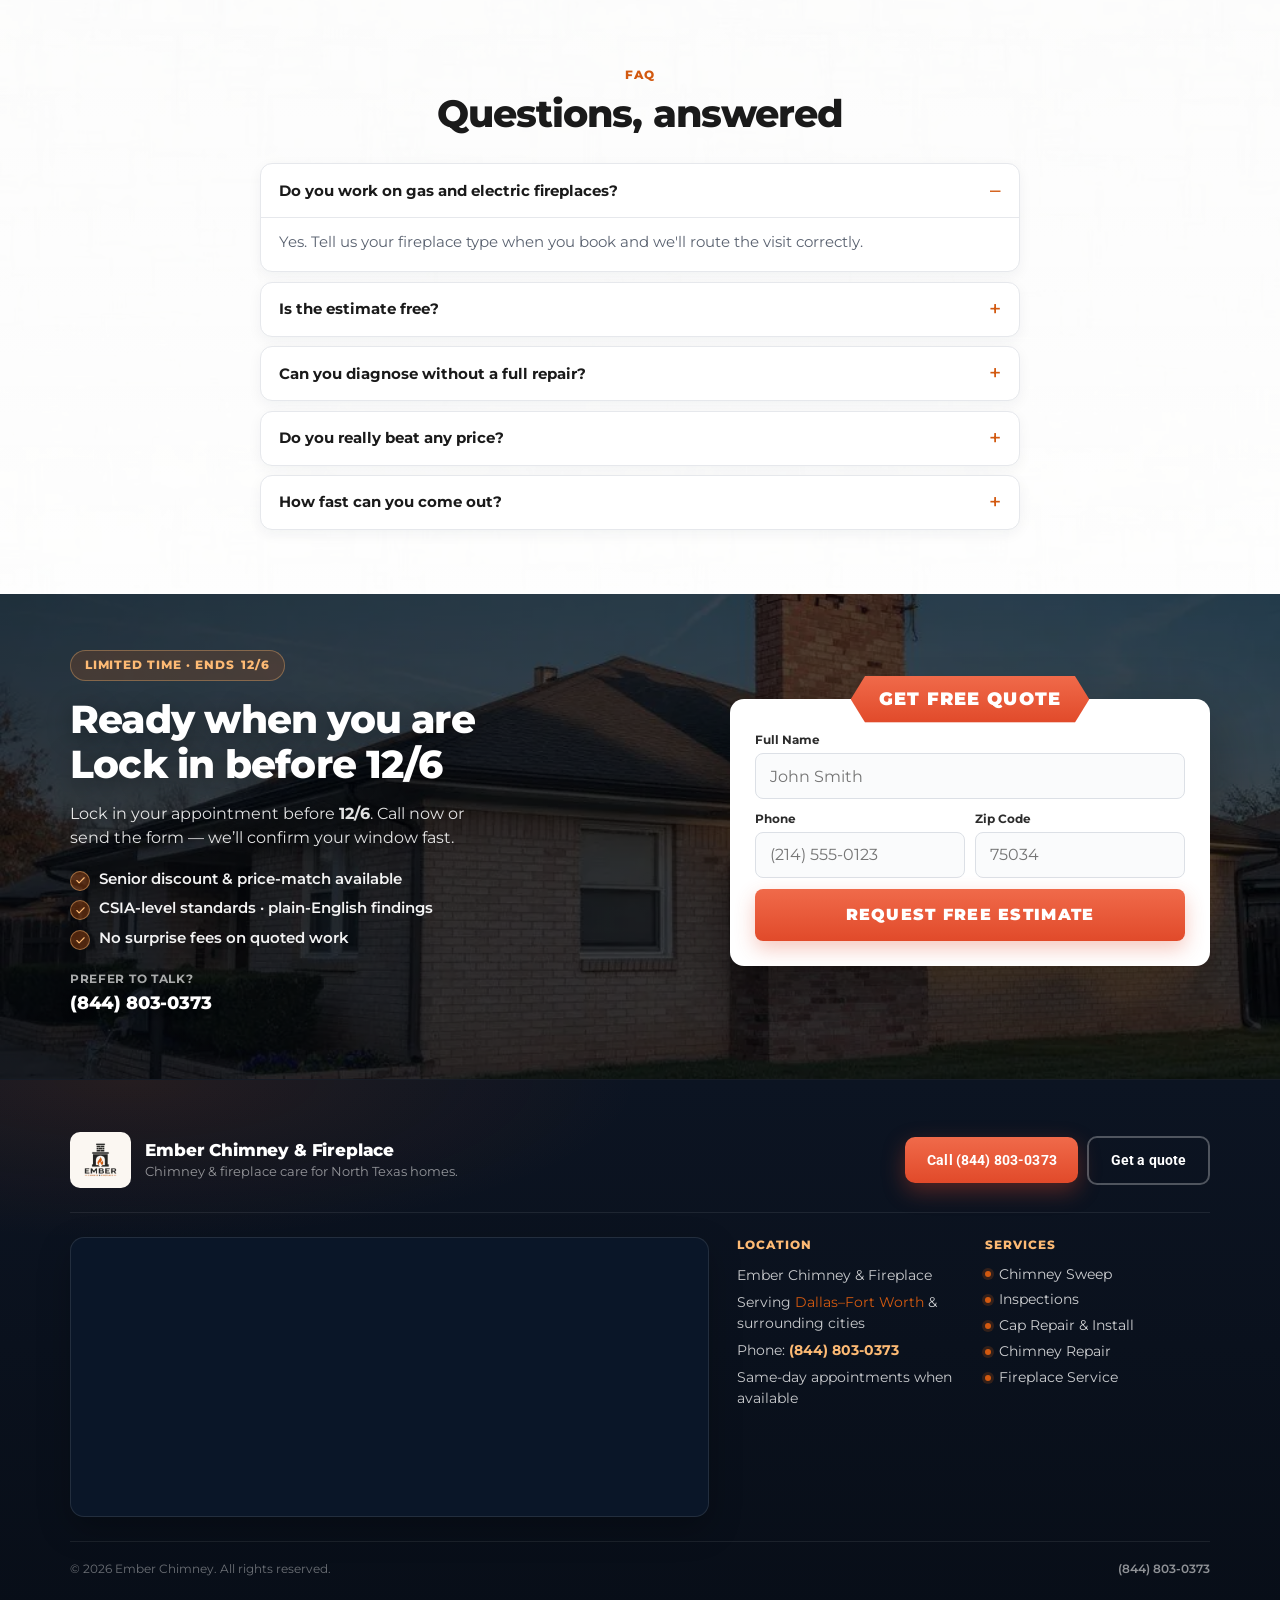
<file: offer/fireplace-repair/index.html>
<!DOCTYPE html>
<html lang="en">
<head>
  <meta charset="utf-8">
  <meta name="viewport" content="width=device-width, initial-scale=1, viewport-fit=cover">
  <!-- Page 4/5 · fireplace-repair -->
  <title>Fireplace Repair in Dallas–Fort Worth | Free Estimate | Ember Chimney</title>
  <meta name="description" content="Fireplace Repair (gas + electric) in Dallas–Fort Worth. Free estimate, senior discount, we beat any price.">
  <meta name="robots" content="noindex, nofollow">
  <meta name="googlebot" content="noindex, nofollow">
  <meta name="theme-color" content="#0a1a2e">
  <meta name="format-detection" content="telephone=yes">
  <link rel="preconnect" href="https://fonts.googleapis.com">
  <link rel="preconnect" href="https://fonts.gstatic.com" crossorigin>
  <link href="https://fonts.googleapis.com/css2?family=Montserrat:wght@400;500;600;700;800&family=Roboto:wght@400;500;700&family=Roboto+Slab:wght@400;600;700&display=swap" rel="stylesheet">
  <link rel="stylesheet" href="../../assets/css/lp.css?v=33">
  <!-- Google tag (gtag.js) -->
  <script async src="https://www.googletagmanager.com/gtag/js?id=AW-18337676973"></script>
  <script>
    window.dataLayer = window.dataLayer || [];
    function gtag(){dataLayer.push(arguments);}
    gtag('js', new Date());
    gtag('config', 'AW-18337676973');
  </script>
  <!-- CallRail: early load so gclid session is ready before numbers paint -->
  <link rel="preconnect" href="https://cdn.callrail.com" crossorigin>
  <link rel="dns-prefetch" href="https://cdn.callrail.com">
</head>
<body class="lp-canvas">
  <a class="skip-link" href="#book">Skip to quote form</a>

  <header class="site-header" data-header>
    <div class="wrap header-inner">
      <div class="brand">
        <img class="brand-logo" src="../../assets/images/ember-logo.webp" alt="Ember Chimney &amp; Fireplace" width="200" height="56" decoding="async">
      </div>
      <div class="header-local">
        <span class="header-local-label">Chimney &amp; Fireplace | <span class="city">Dallas–Fort Worth</span></span>
        <a class="header-local-phone" href="tel:+18448030373">(844) 803-0373</a>
      </div>
      <a class="header-call" href="tel:+18448030373">Call Now</a>
    </div>
  </header>

  <main>
    <section class="hero-atlas" aria-label="Hero">
      <div class="hero-atlas-bg" style="background-image:url('../../assets/images/photos/job-vid-action.webp')">
        <video class="hero-atlas-video" autoplay muted loop playsinline preload="metadata" poster="../../assets/images/photos/job-vid-action.webp" aria-hidden="true">
          <source src="../../assets/videos/job-sweep-action.mp4" type="video/mp4">
        </video>
      </div>
      <div class="wrap">
        <div class="hero-left">
          <div class="hero-badge" style="display:inline-flex;align-items:center;gap:.4rem;background:rgba(255,255,255,.12);border:1px solid rgba(255,255,255,.22);border-radius:999px;padding:.35rem .85rem;font-size:.82rem;font-weight:600;margin-bottom:1rem;color:#fff">
            Same-day service in <span class="city">Dallas–Fort Worth</span>
          </div>
          <p class="hero-review-line" style="display:flex;align-items:flex-start;gap:.4rem;margin:0 0 .85rem;max-width:34rem;font-size:.84rem;line-height:1.35;font-weight:600;color:#fff">
            <span aria-hidden="true" style="color:#fabb05;letter-spacing:.06em;flex-shrink:0;font-size:1rem;line-height:1.2">★★★★★</span>
            <span>Family owned and serving DFW since 2004. 5.0 stars on Google from 21 reviews.</span>
          </p>
          <h1 class="display h1" style="color:#fff;font-size:clamp(1.65rem,4vw,2.45rem);font-weight:800;line-height:1.12;margin:0 0 .65rem"><span class="svc">Fireplace Repair</span> in <span class="city">Dallas–Fort Worth</span></h1>
          <p class="sub">Gas &amp; electric fireplace service — <em>free estimate</em></p>
          <ul class="hero-bullets">
            <li><span class="ico"><svg viewBox="0 0 24 24" fill="none" stroke="currentColor" stroke-width="2" stroke-linecap="round" stroke-linejoin="round" aria-hidden="true"><path d="M12 1v22"/><path d="M17 5H9.5a3.5 3.5 0 0 0 0 7h5a3.5 3.5 0 0 1 0 7H6"/></svg></span><span>Gas &amp; Electric Fireplaces</span></li>
            <li><span class="ico"><svg viewBox="0 0 24 24" fill="none" stroke="currentColor" stroke-width="2" stroke-linecap="round" stroke-linejoin="round" aria-hidden="true"><path d="M20 6 9 17l-5-5"/></svg></span><span>Free Estimate</span></li>
            <li><span class="ico"><svg viewBox="0 0 24 24" fill="none" stroke="currentColor" stroke-width="2" stroke-linecap="round" stroke-linejoin="round" aria-hidden="true"><path d="M12 2l2.4 7.2H22l-6 4.4 2.3 7.2L12 16.8 5.7 20.8 8 13.6 2 9.2h7.6z"/></svg></span><span>All Chimney Types — Gas &amp; Electric</span></li>
            <li><span class="ico"><svg viewBox="0 0 24 24" fill="none" stroke="currentColor" stroke-width="2" stroke-linecap="round" stroke-linejoin="round" aria-hidden="true"><path d="M12 22s8-7 8-13a8 8 0 1 0-16 0c0 6 8 13 8 13z"/><circle cx="12" cy="9" r="2.5"/></svg></span><span>Senior Discount 65+</span></li>
            <li><span class="ico"><svg viewBox="0 0 24 24" fill="none" stroke="currentColor" stroke-width="2" stroke-linecap="round" stroke-linejoin="round" aria-hidden="true"><path d="M12 22s8-4 8-10V5l-8-3-8 3v7c0 6 8 10 8 10z"/></svg></span><span>Serving All Of <span class="city">Dallas–Fort Worth</span></span></li>
          </ul>
          <div class="hero-actions">
            <a class="btn btn-coral btn-lg" href="tel:+18448030373">Call (844) 803-0373</a>
            <a class="btn btn-ghost btn-lg" href="#book">Book Online</a>
          </div>
          <div class="hero-mini-badges" aria-label="Trust badges">
            <img src="../../assets/images/badges/CSIA-Badge.webp" alt="CSIA Certified Chimney Sweep" width="80" height="80" loading="lazy">
            <img src="../../assets/images/badges/bbb.webp" alt="BBB Accredited Business" width="60" height="80" loading="lazy">
            <img src="../../assets/images/badges/yelp-logo.webp" alt="Yelp" width="120" height="40" class="badge-yelp" loading="lazy">
            <img src="../../assets/images/badges/nextdoor-logo.webp" alt="Nextdoor" width="48" height="48" class="badge-nextdoor" loading="lazy">
          </div>
        </div>

        <aside class="quote-card" id="book" aria-label="Get a free quote">
          <div class="quote-ribbon">Get Free Quote</div>
          <form data-lp-form data-service="fireplace-repair" action="#" method="post" novalidate>
            <div class="field">
              <label for="name">Full Name</label>
              <input id="name" name="name" type="text" autocomplete="name" placeholder="John Smith" required>
            </div>
            <div class="form-row two">
              <div class="field">
                <label for="phone">Phone</label>
                <input id="phone" name="phone" type="tel" autocomplete="tel" inputmode="tel" placeholder="(214) 555-0123" required>
              </div>
              <div class="field">
                <label for="zip">Zip Code</label>
                <input id="zip" name="zip" type="text" inputmode="numeric" autocomplete="postal-code" maxlength="10" placeholder="75034" required>
              </div>
            </div>
            <div class="field">
              <label for="msg">Short Message About Your Needs</label>
              <textarea id="msg" name="message" placeholder="I need service regarding..."></textarea>
            </div>
            <button class="btn-send" type="submit">Request Free Estimate</button>
            <p class="form-status" role="status" aria-live="polite"></p>
            <p class="form-note" style="margin-top:.65rem;font-size:.78rem;color:var(--muted);text-align:center">Fastest: <a href="tel:+18448030373"><strong>(844) 803-0373</strong></a></p>
            <p class="ad-guarantee" style="margin:.7rem 0 0;padding:.65rem .75rem;font-size:.78rem;line-height:1.45;text-align:center;color:var(--ink);background:#f7f8fa;border:1px solid #e5e7eb;border-radius:8px">No-Mess Guarantee: we protect your floors and leave the room as we found it. We Beat Any Price: bring a written quote for the same work and we beat it.</p>
          </form>
        </aside>
      </div>
    </section>

    <div class="appt-band">
      <div class="wrap">
        Same-Day Appointments Available in <span class="city">Dallas–Fort Worth</span>
      </div>
    </div>

    <!-- Offers / discounts (Atlas-style) -->
    <section class="offers-atlas" id="offers">
      <div class="wrap">
        <p class="offers-date">Limited Time · Available Until <span data-offer-end>7/27</span></p>
                <div class="deal-grid">
          <article class="deal-card featured">
            <a class="deal-link" href="#book">
              <div class="deal-photo">
                <img src="../../assets/images/photos/job-sweep-side.webp" alt="Free fireplace estimate" width="640" height="480" loading="lazy" decoding="async">
              </div>
              <div class="deal-body">
                <div class="deal-amount">FREE</div>
                <div class="deal-label">Fireplace Estimate</div>
              </div>
            </a>
          </article>
          <article class="deal-card">
            <a class="deal-link" href="#book">
              <div class="deal-photo">
                <img src="../../assets/images/photos/gen-gas-fireplace.webp" alt="Gas fireplace service" width="640" height="480" loading="lazy" decoding="async">
              </div>
              <div class="deal-body">
                <div class="deal-amount">GAS</div>
                <div class="deal-label">Gas Fireplace Service</div>
              </div>
            </a>
          </article>
          <article class="deal-card">
            <a class="deal-link" href="#book">
              <div class="deal-photo">
                <img src="../../assets/images/photos/gen-electric-fireplace.webp" alt="Electric fireplace unit service" width="640" height="480" loading="lazy" decoding="async">
              </div>
              <div class="deal-body">
                <div class="deal-amount">ELECTRIC</div>
                <div class="deal-label">Electric Unit Service</div>
              </div>
            </a>
          </article>
          <article class="deal-card">
            <a class="deal-link" href="#book">
              <div class="deal-photo">
                <img src="../../assets/images/photos/job-sweep-tools.webp" alt="Fireplace insert diagnosis" width="640" height="480" loading="lazy" decoding="async">
              </div>
              <div class="deal-body">
                <div class="deal-amount">INSERT</div>
                <div class="deal-label">Insert / Diagnosis</div>
              </div>
            </a>
          </article>
          <article class="deal-card">
            <a class="deal-link" href="tel:+18448030373">
              <div class="deal-photo">
                <img src="../../assets/images/photos/owner-local.webp" alt="Senior Discount 65+" width="640" height="480" loading="lazy" decoding="async">
              </div>
              <div class="deal-body">
                <div class="deal-amount">10% OFF</div>
                <div class="deal-label">Senior Discount 65+</div>
              </div>
            </a>
          </article>
          <article class="deal-card">
            <a class="deal-link" href="tel:+18448030373">
              <div class="deal-photo">
                <img src="../../assets/images/photos/deal-job.webp" alt="Price match — we beat any price" width="640" height="480" loading="lazy" decoding="async">
              </div>
              <div class="deal-body">
                <div class="deal-amount">BEAT IT</div>
                <div class="deal-label">We Beat Any Price</div>
              </div>
            </a>
          </article>
        </div>
      </div>
    </section>
    <!-- Google reviews slider -->
    <section class="reviews-atlas" id="reviews">
      <div class="wrap">
        <div class="section-head center">
          <div class="eyebrow">Google reviews</div>
          <h2 class="display h2">What <span class="city">Dallas–Fort Worth</span> neighbors say</h2>
        </div>
        <div class="google-reviews-slider" data-reviews-slider>
          <div class="google-excellent">
            <div class="ge-label">Excellent</div>
            <div class="ge-stars" aria-label="5 out of 5 stars">★★★★★</div>
            <div class="ge-based">Based on 10<br>recent reviews</div>
            <div class="ge-google">
              <svg viewBox="0 0 24 24" aria-hidden="true"><path fill="#4285F4" d="M22.56 12.25c0-.78-.07-1.53-.2-2.25H12v4.26h5.92c-.26 1.37-1.04 2.53-2.21 3.31v2.77h3.57c2.08-1.92 3.28-4.74 3.28-8.09z"/><path fill="#34A853" d="M12 23c2.97 0 5.46-.98 7.28-2.66l-3.57-2.77c-.98.66-2.23 1.06-3.71 1.06-2.86 0-5.29-1.93-6.16-4.53H2.18v2.84C3.99 20.53 7.7 23 12 23z"/><path fill="#FBBC05" d="M5.84 14.09c-.22-.66-.35-1.36-.35-2.09s.13-1.43.35-2.09V7.07H2.18C1.43 8.55 1 10.22 1 12s.43 3.45 1.18 4.93l2.85-2.22.81-.62z"/><path fill="#EA4335" d="M12 5.38c1.62 0 3.06.56 4.21 1.64l3.15-3.15C17.45 2.09 14.97 1 12 1 7.7 1 3.99 3.47 2.18 7.07l3.66 2.84c.87-2.6 3.3-4.53 6.16-4.53z"/></svg>
              Google
            </div>
          </div>
          <div class="g-slider-viewport">
            <button type="button" class="g-slider-btn g-slider-prev" data-slider-prev aria-label="Previous reviews">‹</button>
            <div class="google-reviews-track" data-slider-track>
          <article class="g-review-card" role="group" aria-label="Review by Kathy R.">
            <div class="g-review-top">
              <div class="g-review-avatar c1" aria-hidden="true">KR</div>
              <div class="g-review-meta">
                <strong>Kathy R.</strong>
                <time datetime="2025-11-12">2025-11-12</time>
              </div>
            </div>
            <div class="g-review-stars" aria-label="5 stars">★★★★★</div>
            <blockquote>Booked the $99 sweep and they were on time, laid drop cloths, and left the house cleaner than they found it. Fireplace draws great now.</blockquote>
            <button type="button" class="g-review-more" data-review-more>Read more</button>
          </article>
          <article class="g-review-card" role="group" aria-label="Review by Tony B.">
            <div class="g-review-top">
              <div class="g-review-avatar c2" aria-hidden="true">TB</div>
              <div class="g-review-meta">
                <strong>Tony B.</strong>
                <time datetime="2025-10-03">2025-10-03</time>
              </div>
            </div>
            <div class="g-review-stars" aria-label="5 stars">★★★★★</div>
            <blockquote>Honest inspection with photos of the cap issue. No scare tactics, fair price, and they beat the written quote I had from another company.</blockquote>
            <button type="button" class="g-review-more" data-review-more>Read more</button>
          </article>
          <article class="g-review-card" role="group" aria-label="Review by Diane W.">
            <div class="g-review-top">
              <div class="g-review-avatar c3" aria-hidden="true">DW</div>
              <div class="g-review-meta">
                <strong>Diane W.</strong>
                <time datetime="2025-09-18">2025-09-18</time>
              </div>
            </div>
            <div class="g-review-stars" aria-label="5 stars">★★★★★</div>
            <blockquote>Senior discount applied without hassle. Tech explained urgent vs optional in plain English. Would use Ember again for our Plano home.</blockquote>
            <button type="button" class="g-review-more" data-review-more>Read more</button>
          </article>
          <article class="g-review-card" role="group" aria-label="Review by Mike G.">
            <div class="g-review-top">
              <div class="g-review-avatar c1" aria-hidden="true">MG</div>
              <div class="g-review-meta">
                <strong>Mike G.</strong>
                <time datetime="2025-08-22">2025-08-22</time>
              </div>
            </div>
            <div class="g-review-stars" aria-label="5 stars">★★★★★</div>
            <blockquote>Same-day appointment in Frisco. Crown work looks solid and they cleaned up every bit of dust. Highly recommend.</blockquote>
            <button type="button" class="g-review-more" data-review-more>Read more</button>
          </article>
          <article class="g-review-card" role="group" aria-label="Review by Jennifer S.">
            <div class="g-review-top">
              <div class="g-review-avatar c2" aria-hidden="true">JS</div>
              <div class="g-review-meta">
                <strong>Jennifer S.</strong>
                <time datetime="2025-08-05">2025-08-05</time>
              </div>
            </div>
            <div class="g-review-stars" aria-label="5 stars">★★★★★</div>
            <blockquote>Had animals in the flue — new cap install was quick and the price matched what they quoted on the phone. Professional crew.</blockquote>
            <button type="button" class="g-review-more" data-review-more>Read more</button>
          </article>
          <article class="g-review-card" role="group" aria-label="Review by Chris P.">
            <div class="g-review-top">
              <div class="g-review-avatar c3" aria-hidden="true">CP</div>
              <div class="g-review-meta">
                <strong>Chris P.</strong>
                <time datetime="2025-07-19">2025-07-19</time>
              </div>
            </div>
            <div class="g-review-stars" aria-label="5 stars">★★★★★</div>
            <blockquote>Gas fireplace was acting up. They diagnosed it on site, fixed it same visit, and walked me through maintenance tips.</blockquote>
            <button type="button" class="g-review-more" data-review-more>Read more</button>
          </article>
          <article class="g-review-card" role="group" aria-label="Review by Amy M.">
            <div class="g-review-top">
              <div class="g-review-avatar c1" aria-hidden="true">AM</div>
              <div class="g-review-meta">
                <strong>Amy M.</strong>
                <time datetime="2025-06-28">2025-06-28</time>
              </div>
            </div>
            <div class="g-review-stars" aria-label="5 stars">★★★★★</div>
            <blockquote>Used Ember for chimney repair after a storm. Clear options, no pressure, and the price-match promise was real.</blockquote>
            <button type="button" class="g-review-more" data-review-more>Read more</button>
          </article>
          <article class="g-review-card" role="group" aria-label="Review by Ron H.">
            <div class="g-review-top">
              <div class="g-review-avatar c2" aria-hidden="true">RH</div>
              <div class="g-review-meta">
                <strong>Ron H.</strong>
                <time datetime="2025-06-02">2025-06-02</time>
              </div>
            </div>
            <div class="g-review-stars" aria-label="5 stars">★★★★★</div>
            <blockquote>Inspection was thorough. Got photos of liner wear and a written plan. Felt like a neighbor helping, not a sales pitch.</blockquote>
            <button type="button" class="g-review-more" data-review-more>Read more</button>
          </article>
          <article class="g-review-card" role="group" aria-label="Review by Lisa C.">
            <div class="g-review-top">
              <div class="g-review-avatar c3" aria-hidden="true">LC</div>
              <div class="g-review-meta">
                <strong>Lisa C.</strong>
                <time datetime="2025-05-14">2025-05-14</time>
              </div>
            </div>
            <div class="g-review-stars" aria-label="5 stars">★★★★★</div>
            <blockquote>Called for a sweep before winter. On time, respectful of our floors, and the $99 special was exactly as advertised.</blockquote>
            <button type="button" class="g-review-more" data-review-more>Read more</button>
          </article>
          <article class="g-review-card" role="group" aria-label="Review by Brian D.">
            <div class="g-review-top">
              <div class="g-review-avatar c1" aria-hidden="true">BD</div>
              <div class="g-review-meta">
                <strong>Brian D.</strong>
                <time datetime="2025-04-30">2025-04-30</time>
              </div>
            </div>
            <div class="g-review-stars" aria-label="5 stars">★★★★★</div>
            <blockquote>McKinney homeowner here — great communication from booking to finish. Will call them for the next inspection too.</blockquote>
            <button type="button" class="g-review-more" data-review-more>Read more</button>
          </article>
            </div>
            <button type="button" class="g-slider-btn g-slider-next" data-slider-next aria-label="Next reviews">›</button>
          </div>
          <div class="g-slider-dots" data-slider-dots aria-hidden="true"></div>
        </div>
      </div>
    </section>


    <!-- CSIA emphasis -->
    <section class="csia-emphasis" id="csia">
      <div class="csia-emphasis-bg" style="background-image:url('../../assets/images/photos/hero-chimney-home.webp?v=2')" aria-hidden="true"></div>
      <div class="wrap">
        <div class="csia-seal-wrap">
          <div class="csia-seal-ring">
            <img src="../../assets/images/badges/CSIA-Badge.webp" alt="CSIA Certified Chimney Sweep" width="200" height="200" loading="lazy" decoding="async">
          </div>
          <span class="csia-seal-tag">CSIA standards</span>
        </div>
        <div class="csia-copy">
          <div class="eyebrow">Why standards matter</div>
          <h2>Fire safety isn't DIY</h2>
          <p>Creosote, cracked liners, and blocked flues rarely announce themselves until it's expensive — or dangerous. We work to <strong>CSIA-level standards</strong> so your family gets a clear, honest safety picture.</p>
          <div class="csia-meta">
            <span class="csia-chip"><strong>CSIA</strong> chimney safety</span>
            <span class="csia-chip"><strong>NFI</strong> hearth guidance</span>
            <span class="csia-chip"><strong>DFW</strong> homes we serve</span>
          </div>
          <ul class="csia-points">
            <li>Safety-first evaluation on every job</li>
            <li>Plain-English findings homeowners understand</li>
            <li>Documented issues — no scare tactics</li>
            <li>Urgent vs optional, always labeled</li>
          </ul>
          <div class="csia-actions">
            <a class="btn btn-coral" href="tel:+18448030373">Call (844) 803-0373</a>
            <a class="btn btn-ghost" href="#book">Request a quote</a>
          </div>
        </div>
      </div>
    </section>


    <!-- Work photos -->
    <section class="section section-tint" id="story">
      <div class="wrap">
        <div class="section-head">
          <div class="eyebrow">Meet the team &amp; see the work</div>
          <h2 class="display h2">Photos &amp; video of real work</h2>
          <p class="lead">Real job-site photos and video from our local crew — clean, careful, and thorough.</p>
        </div>
        <div class="work-grid">
          <figure class="work-shot">
            <video data-work-video muted loop playsinline preload="none" poster="../../assets/images/photos/job-vid-wide.webp" aria-label="Ember technician sweeping a living-room fireplace">
              <source src="../../assets/videos/job-sweep-wide.mp4" type="video/mp4">
            </video>
          </figure>
          <figure class="work-shot">
            <video data-work-video muted loop playsinline preload="none" poster="../../assets/images/photos/job-vid-action.webp" aria-label="Ember technician vacuuming a fireplace with a headlamp">
              <source src="../../assets/videos/job-sweep-action.mp4" type="video/mp4">
            </video>
          </figure>
          <figure class="work-shot">
            <video data-work-video muted loop playsinline preload="none" poster="../../assets/images/photos/job-vid-close.webp" aria-label="Ember technician working inside a fireplace">
              <source src="../../assets/videos/job-sweep-close.mp4" type="video/mp4">
            </video>
          </figure>
          <figure class="work-shot">
            <img src="../../assets/images/photos/job-sweep-branded.webp" alt="Certified Ember technician servicing a fireplace" width="1600" height="1200" loading="lazy" decoding="async">
          </figure>
          <figure class="work-shot">
            <img src="../../assets/images/photos/job-sweep-side.webp" alt="Ember technician sweeping a gas fireplace from the side" width="1600" height="1200" loading="lazy" decoding="async">
          </figure>
          <figure class="work-shot">
            <img src="../../assets/images/photos/job-sweep-portrait.webp" alt="Ember technician vacuuming a fireplace" width="1200" height="1600" loading="lazy" decoding="async">
          </figure>
          <figure class="work-shot">
            <img src="../../assets/images/photos/job-attic-01.webp" alt="Ember technician inspecting a chimney chase in the attic" width="1200" height="1600" loading="lazy" decoding="async">
          </figure>
          <figure class="work-shot">
            <img src="../../assets/images/photos/job-sweep-tools.webp" alt="Fireplace opened for a professional sweep with drop cloths down" width="1600" height="1200" loading="lazy" decoding="async">
          </figure>
          <figure class="work-shot">
            <img src="../../assets/images/photos/job-sweep-action.webp" alt="Ember technician cleaning gas logs during a fireplace sweep" width="1600" height="1200" loading="lazy" decoding="async">
          </figure>
          <figure class="work-shot">
            <img src="../../assets/images/photos/job-sweep-kneel.webp" alt="Ember certified technician kneeling at a fireplace" width="1600" height="1200" loading="lazy" decoding="async">
          </figure>
          <figure class="work-shot">
            <img src="../../assets/images/photos/job-sweep-shirt.webp" alt="Ember Chimney certified technician on a fireplace job" width="1600" height="1200" loading="lazy" decoding="async">
          </figure>
          <figure class="work-shot">
            <img src="../../assets/images/photos/job-sweep-vacuum.webp" alt="Ember technician vacuuming a fireplace flue" width="1600" height="1200" loading="lazy" decoding="async">
          </figure>
          <figure class="work-shot">
            <img src="../../assets/images/photos/job-sweep-drill.webp" alt="Ember technician servicing a fireplace with pro tools" width="1600" height="1200" loading="lazy" decoding="async">
          </figure>
          <figure class="work-shot">
            <img src="../../assets/images/photos/job-sweep-wand.webp" alt="Ember technician using a vacuum wand in a fireplace" width="1600" height="1200" loading="lazy" decoding="async">
          </figure>
          <figure class="work-shot">
            <img src="../../assets/images/photos/job-attic-02.webp" alt="Ember technician checking masonry in an attic chimney" width="1200" height="1600" loading="lazy" decoding="async">
          </figure>
        </div>
      </div>
    </section>

    <!-- What's included (page-specific) -->
    <section class="section" id="included">
      <div class="wrap">
        <div class="section-head center">
          <div class="eyebrow">What's included</div>
          <h2 class="display h2">What you get</h2>
          <p class="lead">Everything included on the visit — clear scope, clean work, no guesswork.</p>
        </div>
        <ul class="included-list">
            <li>Free estimate for gas &amp; electric fireplace service</li>
            <li>On-site diagnosis of common issues</li>
            <li>Clear repair options before work starts</li>
            <li>Respectful techs who protect your floors</li>
            <li>Senior discount on qualifying service</li>
            <li>Price-match on like-for-like written quotes</li>
        </ul>
      </div>
    </section>

    <!-- Instant appointments split -->
    <section class="split-cta" aria-label="Book now">
      <div class="split-cta-copy">
        <h2>Instant Appointments</h2>
        <p>We're ready to serve residents of <span class="city">Dallas–Fort Worth</span> with same-day appointments when available. Call today or request a callback.</p>
        <div class="split-cta-actions">
          <a class="btn btn-coral" href="tel:+18448030373">Call (844) 803-0373</a>
          <a class="btn btn-ghost" href="#book">Book Online</a>
        </div>
      </div>
      <div class="split-cta-media" style="background-image:url('../../assets/images/photos/job-sweep-side.webp')" role="img" aria-label="Ember technician servicing a fireplace"></div>
    </section>

    <!-- How it works -->
    <section class="section" id="how">
      <div class="wrap">
        <div class="section-head center">
          <div class="eyebrow">Simple process</div>
          <h2 class="display h2">How a visit works</h2>
          <p class="lead">Here's what to expect in <span class="city">Dallas–Fort Worth</span>.</p>
        </div>
        <div class="process">
          <article class="step">
            <h3 class="h3">Call or request</h3>
            <p>Tap call or submit the form. We confirm address, fireplace type, and the best same-day window.</p>
          </article>
          <article class="step">
            <h3 class="h3">We show up prepared</h3>
            <p>Floor protection, pro tools, and clear communication from start to finish.</p>
          </article>
          <article class="step">
            <h3 class="h3">You get clarity</h3>
            <p>Plain-English findings. Urgent vs optional — always labeled.</p>
          </article>
        </div>
      </div>
    </section>

    <!-- Guarantees / promises -->
    <section class="promises-band" id="guarantees">
      <div class="promises-band-bg" style="background-image:url('../../assets/images/photos/hero-chimney-home.webp')" aria-hidden="true"></div>
      <div class="wrap">
        <div class="section-head center">
          <div class="eyebrow">Our promises</div>
          <h2 class="display h2">Book with confidence</h2>
        </div>
        <div class="guarantee-grid">
          <article class="g-card hot">
            <div class="g-icon" aria-hidden="true"><svg viewBox="0 0 24 24" fill="none" stroke="currentColor" stroke-width="1.8"><path d="M12 1v22"/><path d="M17 5H9.5a3.5 3.5 0 0 0 0 7h5a3.5 3.5 0 0 1 0 7H6"/></svg></div>
            <h3>We beat any price</h3>
            <p>Show a comparable written quote for the same scope. We'll match or beat it.</p>
          </article>
          <article class="g-card">
            <div class="g-icon" aria-hidden="true"><svg viewBox="0 0 24 24" fill="none" stroke="currentColor" stroke-width="1.8"><path d="M12 22s8-4 8-10V5l-8-3-8 3v7c0 6 8 10 8 10z"/></svg></div>
            <h3>Safety-first promise</h3>
            <p>If we spot a hazard, you get plain language and options — never pressure.</p>
          </article>
          <article class="g-card">
            <div class="g-icon" aria-hidden="true"><svg viewBox="0 0 24 24" fill="none" stroke="currentColor" stroke-width="1.8"><circle cx="12" cy="8" r="5"/><path d="M20 21a8 8 0 1 0-16 0"/></svg></div>
            <h3>Senior discount</h3>
            <p>Available for qualifying homeowners 65+ in <span class="city">Dallas–Fort Worth</span>.</p>
          </article>
        </div>
      </div>
    </section>

    <!-- FAQ page-specific -->
    <section class="section section-tint" id="faq">
      <div class="wrap-narrow">
        <div class="section-head center">
          <div class="eyebrow">FAQ</div>
          <h2 class="display h2">Questions, answered</h2>
        </div>
        <div class="faq-list">
          <details class="faq-item" open>
            <summary>Do you work on gas and electric fireplaces?</summary>
            <div class="faq-a">Yes. Tell us your fireplace type when you book and we'll route the visit correctly.</div>
          </details>
          <details class="faq-item">
            <summary>Is the estimate free?</summary>
            <div class="faq-a">Yes for standard residential fireplace service quotes in our area.</div>
          </details>
          <details class="faq-item">
            <summary>Can you diagnose without a full repair?</summary>
            <div class="faq-a">Yes. We explain findings and options before any repair work.</div>
          </details>
          <details class="faq-item">
            <summary>Do you really beat any price?</summary>
            <div class="faq-a">Yes — on like-for-like written quotes for the same scope.</div>
          </details>
          <details class="faq-item">
            <summary>How fast can you come out?</summary>
            <div class="faq-a">Same-day when available. Call <a href="tel:+18448030373">(844) 803-0373</a>.</div>
          </details>
        </div>
      </div>
    </section>

    <!-- Bottom form -->
    <section class="bottom-form" id="contact">
      <div class="bottom-form-bg" style="background-image:url('../../assets/images/photos/hero-chimney-home.webp')"></div>
      <div class="wrap">
                <div class="bottom-form-msg">
          <div class="bf-eyebrow">Limited time · Ends <span data-offer-end>7/27</span></div>
          <h2>Ready when you are<br>Lock in before <span data-offer-end>7/27</span></h2>
          <p class="bf-lead">Lock in your appointment before <strong class="bf-date" data-offer-end>7/27</strong>. Call now or send the form — we’ll confirm your window fast.</p>
          <ul class="bf-points">
            <li>Senior discount &amp; price-match available</li>
            <li>CSIA-level standards · plain-English findings</li>
            <li>No surprise fees on quoted work</li>
          </ul>
          <div>
            <span class="bf-phone-label">Prefer to talk?</span>
            <a class="bf-phone" href="tel:+18448030373">(844) 803-0373</a>
          </div>
        </div>
        <aside class="quote-card" aria-label="Request a callback">
          <div class="quote-ribbon">Get Free Quote</div>
          <form data-lp-form data-service="fireplace-repair" action="#" method="post" novalidate>
            <div class="field">
              <label for="name2">Full Name</label>
              <input id="name2" name="name" type="text" autocomplete="name" placeholder="John Smith" required>
            </div>
            <div class="form-row two">
              <div class="field">
                <label for="phone2">Phone</label>
                <input id="phone2" name="phone" type="tel" autocomplete="tel" inputmode="tel" placeholder="(214) 555-0123" required>
              </div>
              <div class="field">
                <label for="zip2">Zip Code</label>
                <input id="zip2" name="zip" type="text" inputmode="numeric" autocomplete="postal-code" maxlength="10" placeholder="75034" required>
              </div>
            </div>
            <button class="btn-send" type="submit">Request Free Estimate</button>
            <p class="form-status" role="status" aria-live="polite"></p>
          </form>
        </aside>
      </div>
    </section>
  </main>

  <footer class="site-footer">
    <div class="wrap">
      <div class="footer-top">
        <div class="footer-brand">
          <img src="../../assets/images/ember-logo.webp" alt="Ember Chimney &amp; Fireplace" width="144" height="144" loading="lazy" decoding="async">
          <div class="footer-brand-text">
            <strong>Ember Chimney &amp; Fireplace</strong>
            <span>Chimney &amp; fireplace care for North Texas homes.</span>
          </div>
        </div>
        <div class="footer-top-cta">
          <a class="btn btn-coral" href="tel:+18448030373">Call (844) 803-0373</a>
          <a class="btn btn-ghost" href="#book">Get a quote</a>
        </div>
      </div>

      <div class="footer-main">
        <div class="footer-map">
          <iframe
            src="https://www.google.com/maps/embed?pb=!1m18!1m12!1m3!1d3350.4753144337756!2d-97.15533839999999!3d32.8855991!2m3!1f0!2f0!3f0!3m2!1i1024!2i768!4f13.1!3m3!1m2!1s0x864dd5424c57b88f%3A0x57c02e2ee402b0b0!2sEmber%20Chimney%20%26%20Fireplace!5e0!3m2!1sen!2sus!4v1785283434606!5m2!1sen!2sus"
            title="Ember Chimney &amp; Fireplace on Google Maps"
            loading="lazy"
            referrerpolicy="strict-origin-when-cross-origin"
            allowfullscreen=""
          ></iframe>
        </div>
        <div class="footer-side">
          <div class="footer-block">
            <h3>Location</h3>
            <p class="footer-line">Ember Chimney &amp; Fireplace</p>
            <p class="footer-line">Serving <span class="city">Dallas–Fort Worth</span> &amp; surrounding cities</p>
            <p class="footer-line">Phone: <a href="tel:+18448030373">(844) 803-0373</a></p>
            <p class="footer-line">Same-day appointments when available</p>
          </div>
          <div class="footer-block">
            <h3>Services</h3>
            <ul class="footer-services">
              <li>Chimney Sweep</li>
              <li>Inspections</li>
              <li>Cap Repair &amp; Install</li>
              <li>Chimney Repair</li>
              <li>Fireplace Service</li>
            </ul>
          </div>
        </div>
      </div>

      <div class="footer-meta">
        <span>&copy; <span data-year>2026</span> Ember Chimney. All rights reserved.</span>
        <a href="tel:+18448030373">(844) 803-0373</a>
      </div>
    </div>
  </footer>

<div class="sticky-bar" role="region" aria-label="Quick contact">
    <div class="sticky-inner">
      <a class="btn btn-outline" href="#book">Free Estimate</a>
      <a class="btn btn-coral" href="tel:+18448030373">Call Now</a>
    </div>
  </div>


  <script>
  (function(){
    var GEO = {
      "1026178":"Allen","1026193":"Argyle","1026215":"Bedford","1026271":"Carrollton",
      "1026278":"Celina","1026306":"Colleyville","1026317":"Coppell","1026339":"Dallas","1026350":"Denton",
      "1026385":"Euless","1026398":"Flower Mound","1026411":"Fort Worth","1026407":"Frisco","1026441":"Grapevine",
      "9052131":"Highland Park","9052132":"Highland Village","1026490":"Hurst","1026518":"Keller",
      "9189634":"Lantana","1026556":"Lewisville","1026562":"Little Elm","1026607":"McKinney",
      "1026658":"North Richland Hills","1026695":"Plano","1026716":"Prosper","1026729":"Richardson",
      "1026741":"Rockwall","1026804":"Southlake","1026836":"The Colony","9053007":"Trophy Club",
      "9053028":"University Park","9053138":"Westlake"
    };
    var loc = new URLSearchParams(location.search).get('loc');
    var city = GEO[loc];
    if(city){
      document.querySelectorAll('.city').forEach(function(el){ el.textContent = city; });
      document.title = document.title.replace('Dallas\u2013Fort Worth', city);
    }
  })();
  </script>


  <script>
  (function(){
    /* Whitelist ONLY — never render the raw URL parameter into the page.
       Keys must stay in sync with the ad group's keyword list (Yuval supplies updates). */
    var KW = {
      "fireplace repair": "Fireplace Repair",
      "fireplace repair near me": "Fireplace Repair",
      "fireplace repair cost": "Fireplace Repair",
      "fireplace repair service": "Fireplace Repair Service",
      "fireplace repair service near me": "Fireplace Repair Service",
      "fireplace repair companies": "Fireplace Repair",
      "fireplace repair companies near me": "Fireplace Repair",
      "fireplace repair near me gas": "Gas Fireplace Repair",
      "gas fireplace repair": "Gas Fireplace Repair",
      "gas fireplace repair near me": "Gas Fireplace Repair",
      "gas fireplace repair service": "Gas Fireplace Repair Service",
      "gas fireplace repair service near me": "Gas Fireplace Repair Service",
      "gas fireplace repair cost": "Gas Fireplace Repair",
      "gas fireplace repair company": "Gas Fireplace Repair",
      "gas fireplace repairman near me": "Gas Fireplace Repair",
      "fix gas fireplace near me": "Gas Fireplace Repair",
      "repair gas fireplace near me": "Gas Fireplace Repair",
      "gas fireplace service": "Gas Fireplace Service",
      "gas fireplace service near me": "Gas Fireplace Service",
      "gas fireplace maintenance": "Gas Fireplace Maintenance",
      "gas fireplace maintenance near me": "Gas Fireplace Maintenance",
      "electric fireplace repair": "Electric Fireplace Repair",
      "electric fireplace repair near me": "Electric Fireplace Repair",
      "fireplace service": "Fireplace Service",
      "fireplace service near me": "Fireplace Service",
      "fireplace maintenance": "Fireplace Maintenance",
      "fireplace maintenance near me": "Fireplace Maintenance"
    };
    var raw = (new URLSearchParams(location.search).get('kw') || '').toLowerCase().trim();
    var label = KW[raw];
    if(label){
      document.querySelectorAll('.svc').forEach(function(el){ el.textContent = label; });
      /* keep the <title> consistent with the H1 */
      document.title = document.title.replace(/^[^|]+/, label + ' in ' +
        (document.querySelector('.city') ? document.querySelector('.city').textContent : 'Dallas–Fort Worth') + ' ');
    }
  })();
  </script>

  <script src="../../assets/js/lp.js?v=44"></script>
  <!-- CallRail dynamic number insertion -->
  <script type="text/javascript" src="https://cdn.callrail.com/companies/578256671/32f23b92d88d9a105486/12/swap.js"></script>
</body>
</html>
</file>
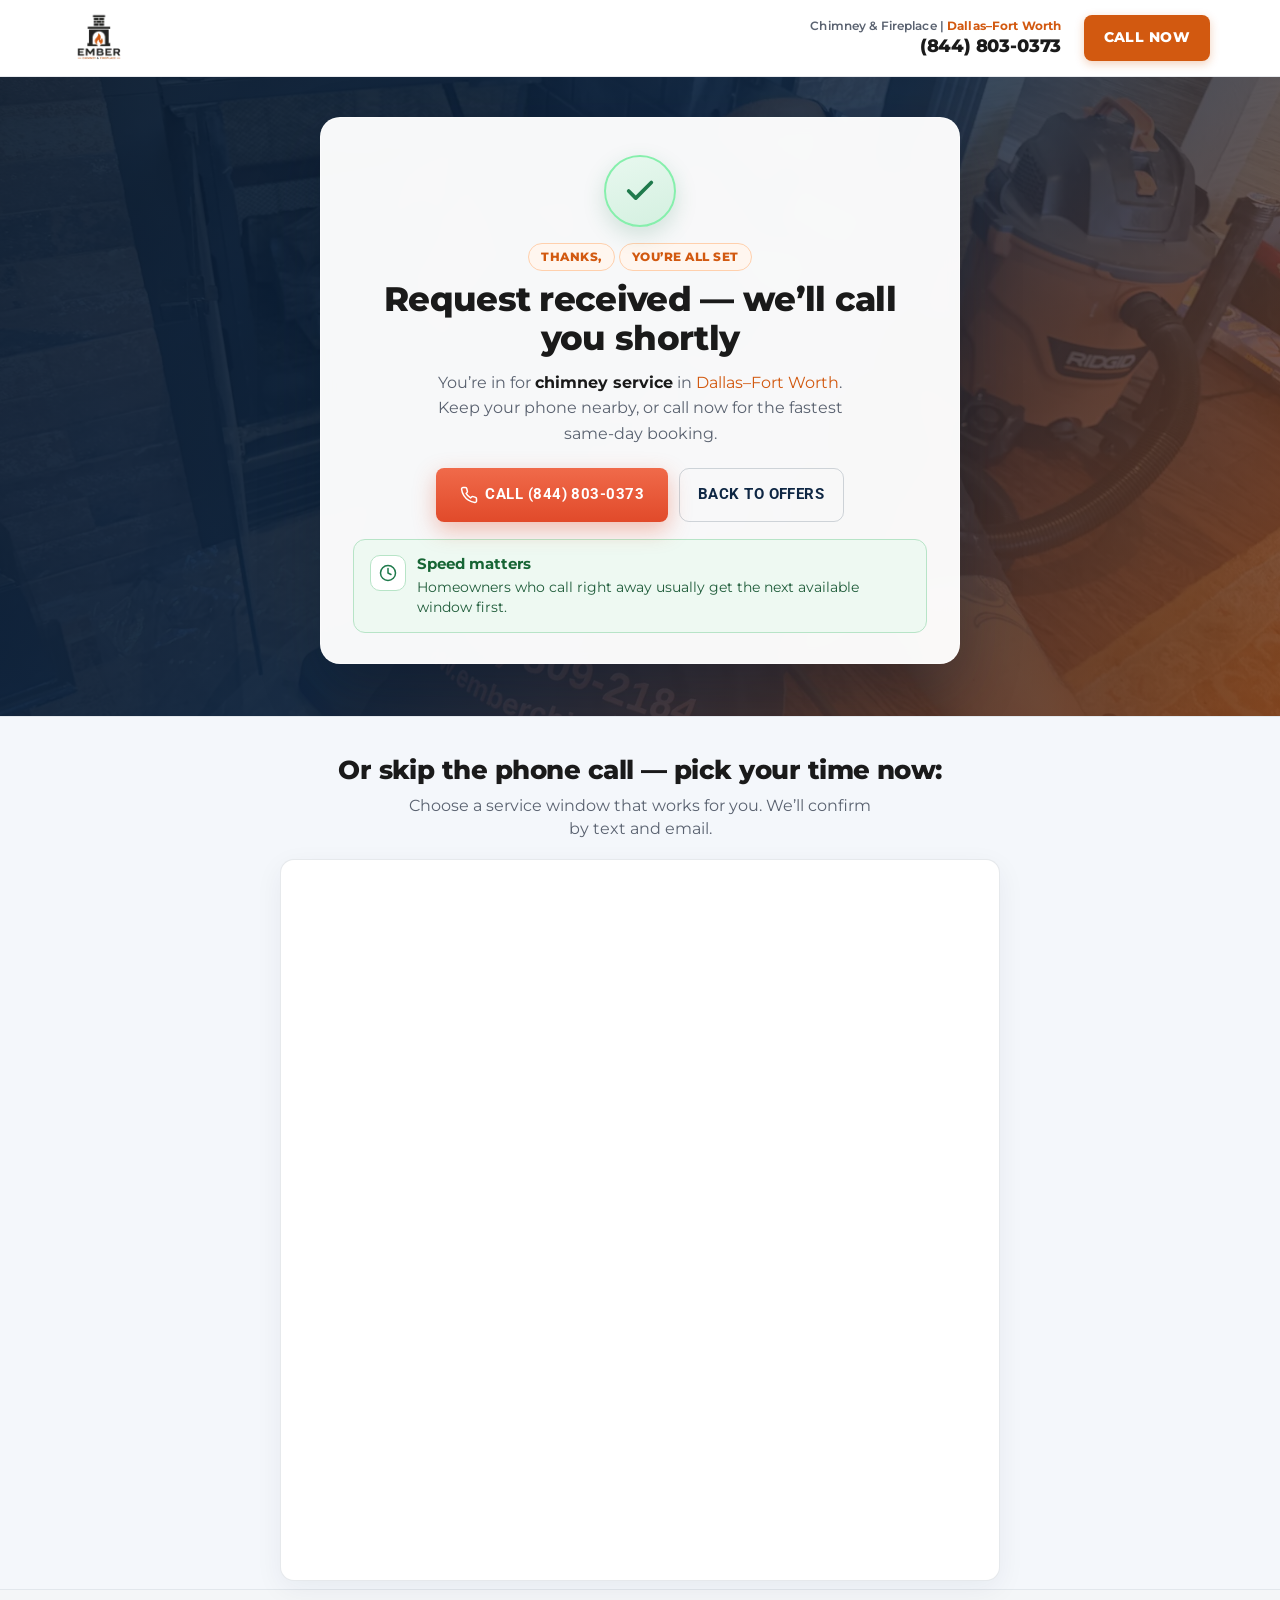
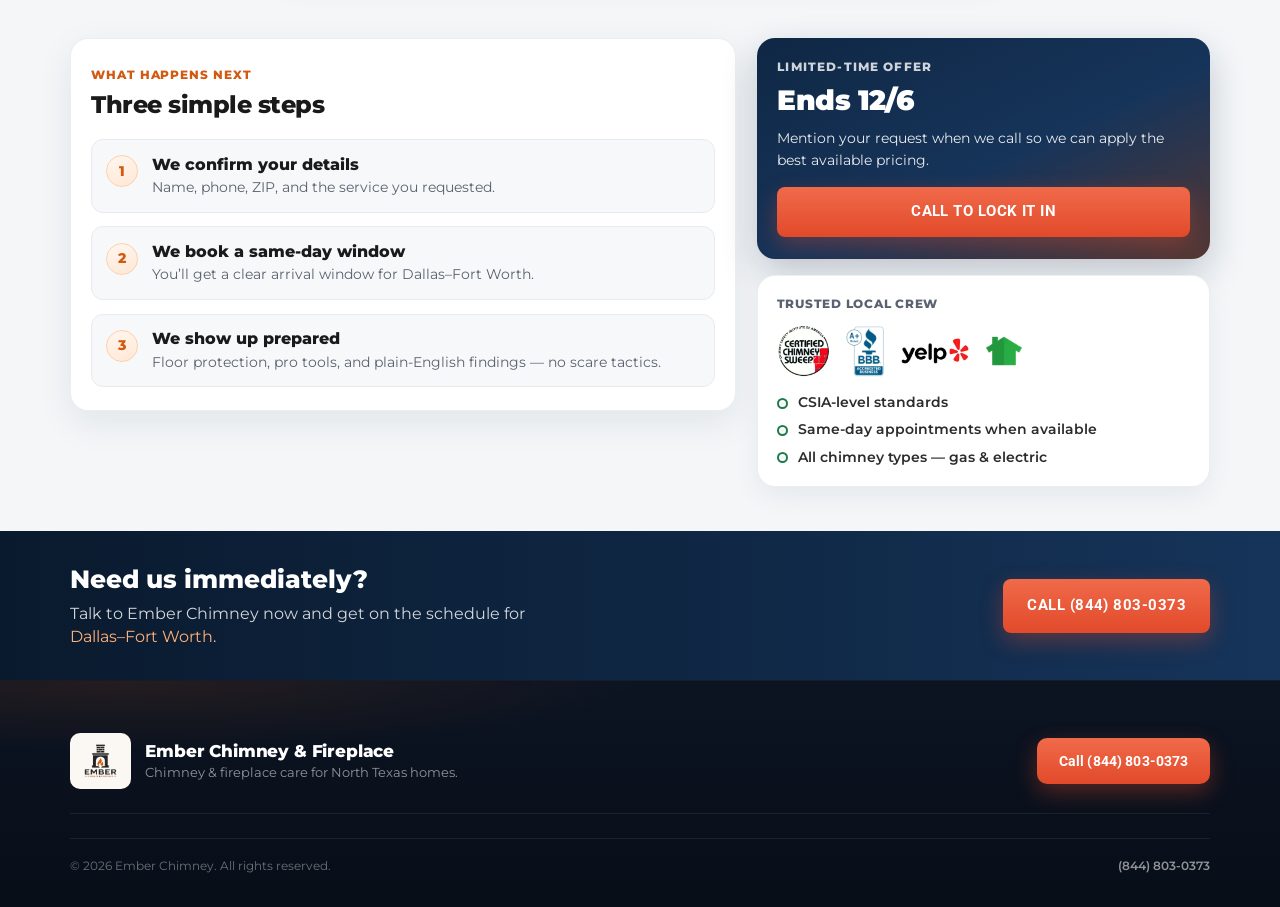
<file: offer/thank-you/index.html>
<!DOCTYPE html>
<html lang="en">
<head>
  <meta charset="utf-8">
  <meta name="viewport" content="width=device-width, initial-scale=1, viewport-fit=cover">
  <title>Request Received | Ember Chimney</title>
  <meta name="description" content="Thanks for requesting service with Ember Chimney. We’ll call you shortly — or call us now for the fastest booking.">
  <meta name="robots" content="noindex, nofollow">
  <meta name="googlebot" content="noindex, nofollow">
  <meta name="theme-color" content="#0a1a2e">
  <meta name="format-detection" content="telephone=yes">
  <link rel="preconnect" href="https://fonts.googleapis.com">
  <link rel="preconnect" href="https://fonts.gstatic.com" crossorigin>
  <link href="https://fonts.googleapis.com/css2?family=Montserrat:wght@400;500;600;700;800&family=Roboto:wght@400;500;700&family=Roboto+Slab:wght@400;600;700&display=swap" rel="stylesheet">
  <link rel="stylesheet" href="../../assets/css/lp.css?v=33">
  <!-- Google tag (gtag.js) -->
  <script async src="https://www.googletagmanager.com/gtag/js?id=AW-18337676973"></script>
  <script>
    window.dataLayer = window.dataLayer || [];
    function gtag(){dataLayer.push(arguments);}
    gtag('js', new Date());
    gtag('config', 'AW-18337676973');
  </script>
  <!-- Event snippet: Form Lead - Ember LP (thank-you only) -->
  <script>
    (function () {
      var variant = "";
      try { variant = sessionStorage.getItem("ab_sweep_conv") || ""; } catch (e) {}
      var payload = {
        send_to: "AW-18337676973/hrOACJfpptkcEK39iqhE",
        value: 1.0,
        currency: "USD"
      };
      if (variant) payload.variant = variant;
      gtag("event", "conversion", payload);
    })();
  </script>

  <!-- CallRail: early load so gclid session is ready before numbers paint -->
  <link rel="preconnect" href="https://cdn.callrail.com" crossorigin>
  <link rel="dns-prefetch" href="https://cdn.callrail.com">
</head>
<body class="lp-canvas lp-thank-you">
  <a class="skip-link" href="#ty-main">Skip to confirmation</a>

  <header class="site-header" data-header>
    <div class="wrap header-inner">
      <a class="brand" href="../chimney-sweep/">
        <img class="brand-logo" src="../../assets/images/ember-logo.webp" alt="Ember Chimney &amp; Fireplace" width="200" height="56" decoding="async">
      </a>
      <div class="header-local">
        <span class="header-local-label">Chimney &amp; Fireplace | <span class="city">Dallas–Fort Worth</span></span>
        <a class="header-local-phone" href="tel:+18448030373">(844) 803-0373</a>
      </div>
      <a class="header-call" href="tel:+18448030373">Call Now</a>
    </div>
  </header>

  <main id="ty-main">
    <!-- Success hero -->
    <section class="ty-hero" aria-label="Confirmation">
      <div class="ty-hero-bg" style="background-image:url('../../assets/images/photos/job-sweep-branded.webp')" role="presentation"></div>
      <div class="ty-hero-overlay" aria-hidden="true"></div>
      <div class="wrap ty-hero-inner">
        <div class="ty-panel">
          <div class="ty-check" aria-hidden="true">
            <svg viewBox="0 0 24 24" fill="none" stroke="currentColor" stroke-width="2.6" stroke-linecap="round" stroke-linejoin="round"><path d="M20 6 9 17l-5-5"/></svg>
          </div>

          <p class="ty-eyebrow" data-ty-greet hidden>
            Thanks, <span data-ty-name></span>
          </p>
          <p class="ty-eyebrow" data-ty-greet-fallback>You’re all set</p>

          <h1 class="ty-title">Request received — we’ll call you shortly</h1>
          <p class="ty-lead">
            You’re in for <strong data-ty-service>chimney service</strong> in
            <span class="city">Dallas–Fort Worth</span>.
            Keep your phone nearby, or call now for the fastest same-day booking.
          </p>

          <div class="ty-actions">
            <a class="btn btn-coral btn-lg" href="tel:+18448030373">
              <svg viewBox="0 0 24 24" fill="none" stroke="currentColor" stroke-width="2" stroke-linecap="round" stroke-linejoin="round" aria-hidden="true"><path d="M22 16.92v3a2 2 0 0 1-2.18 2 19.79 19.79 0 0 1-8.63-3.07 19.5 19.5 0 0 1-6-6A19.79 19.79 0 0 1 2.12 4.18 2 2 0 0 1 4.11 2h3a2 2 0 0 1 2 1.72c.13.96.36 1.9.7 2.81a2 2 0 0 1-.45 2.11L8.09 9.91a16 16 0 0 0 6 6l1.27-1.27a2 2 0 0 1 2.11-.45c.91.34 1.85.57 2.81.7A2 2 0 0 1 22 16.92z"/></svg>
              Call (844) 803-0373
            </a>
            <a class="btn btn-ghost-dark btn-lg" href="../chimney-sweep/">Back to offers</a>
          </div>

          <div class="ty-speed">
            <span class="ty-speed-icon" aria-hidden="true">
              <svg viewBox="0 0 24 24" fill="none" stroke="currentColor" stroke-width="2" stroke-linecap="round" stroke-linejoin="round"><circle cx="12" cy="12" r="10"/><path d="M12 6v6l4 2"/></svg>
            </span>
            <div>
              <strong>Speed matters</strong>
              <p>Homeowners who call right away usually get the next available window first.</p>
            </div>
          </div>
        </div>
      </div>
    </section>

    <!-- GHL booking calendar (lazy-loaded) -->
    <section class="ty-book" id="book" aria-label="Book an appointment">
      <div class="wrap ty-book-inner">
        <h2 class="ty-book-title">Or skip the phone call — pick your time now:</h2>
        <p class="ty-book-lead">Choose a service window that works for you. We’ll confirm by text and email.</p>
        <div class="ty-book-frame" data-ghl-book>
          <p class="ty-book-placeholder">Loading scheduler…</p>
        </div>
      </div>
    </section>
    <script>
      (function () {
        var host = document.querySelector("[data-ghl-book]");
        if (!host) return;
        var loaded = false;
        function loadBook() {
          if (loaded) return;
          loaded = true;
          host.innerHTML =
            '<iframe src="https://api.ranknight.com/widget/booking/FWJQSxD8wxnWtrFkRt4Y" title="Book a service appointment" allow="payment" loading="lazy" style="width:100%;border:none;overflow:hidden;min-height:720px;" scrolling="no" id="ghl-book-ember"></iframe>';
          var s = document.createElement("script");
          s.src = "https://api.ranknight.com/js/form_embed.js";
          s.async = true;
          document.body.appendChild(s);
        }
        if (!("IntersectionObserver" in window)) {
          loadBook();
          return;
        }
        var io = new IntersectionObserver(
          function (entries) {
            if (entries[0] && entries[0].isIntersecting) {
              io.disconnect();
              loadBook();
            }
          },
          { rootMargin: "240px 0px" }
        );
        io.observe(host);
      })();
    </script>

    <!-- Next steps + trust -->
    <section class="ty-body">
      <div class="wrap ty-body-grid">
        <article class="ty-card">
          <div class="ty-card-head">
            <span class="ty-card-kicker">What happens next</span>
            <h2>Three simple steps</h2>
          </div>
          <ol class="ty-steps">
            <li>
              <strong>We confirm your details</strong>
              <span>Name, phone, ZIP, and the service you requested.</span>
            </li>
            <li>
              <strong>We book a same-day window</strong>
              <span>You’ll get a clear arrival window for <span class="city">Dallas–Fort Worth</span>.</span>
            </li>
            <li>
              <strong>We show up prepared</strong>
              <span>Floor protection, pro tools, and plain-English findings — no scare tactics.</span>
            </li>
          </ol>
        </article>

        <aside class="ty-side">
          <div class="ty-offer">
            <div class="ty-offer-label">Limited-time offer</div>
            <div class="ty-offer-amount">Ends <span data-offer-end>7/27</span></div>
            <p class="ty-offer-copy">Mention your request when we call so we can apply the best available pricing.</p>
            <a class="btn btn-coral" href="tel:+18448030373">Call to lock it in</a>
          </div>

          <div class="ty-trust">
            <p class="ty-trust-label">Trusted local crew</p>
            <div class="ty-badges" aria-label="Trust badges">
              <img src="../../assets/images/badges/CSIA-Badge.webp" alt="CSIA Certified Chimney Sweep" width="72" height="72" loading="lazy">
              <img src="../../assets/images/badges/bbb.webp" alt="BBB Accredited Business" width="54" height="72" loading="lazy">
              <img src="../../assets/images/badges/yelp-logo.webp" alt="Yelp" width="100" height="34" class="badge-yelp" loading="lazy">
              <img src="../../assets/images/badges/nextdoor-logo.webp" alt="Nextdoor" width="40" height="40" class="badge-nextdoor" loading="lazy">
            </div>
            <ul class="ty-bullets">
              <li>CSIA-level standards</li>
              <li>Same-day appointments when available</li>
              <li>All chimney types — gas &amp; electric</li>
            </ul>
          </div>
        </aside>
      </div>
    </section>

    <!-- Bottom CTA band -->
    <section class="ty-cta-band" aria-label="Call now">
      <div class="wrap ty-cta-inner">
        <div>
          <h2>Need us immediately?</h2>
          <p>Talk to Ember Chimney now and get on the schedule for <span class="city">Dallas–Fort Worth</span>.</p>
        </div>
        <a class="btn btn-coral btn-lg" href="tel:+18448030373">Call (844) 803-0373</a>
      </div>
    </section>
  </main>

  <footer class="site-footer">
    <div class="wrap">
      <div class="footer-top">
        <div class="footer-brand">
          <img src="../../assets/images/ember-logo.webp" alt="Ember Chimney &amp; Fireplace" width="144" height="144" loading="lazy" decoding="async">
          <div class="footer-brand-text">
            <strong>Ember Chimney &amp; Fireplace</strong>
            <span>Chimney &amp; fireplace care for North Texas homes.</span>
          </div>
        </div>
        <div class="footer-top-cta">
          <a class="btn btn-coral" href="tel:+18448030373">Call (844) 803-0373</a>
        </div>
      </div>
      <div class="footer-meta">
        <span>&copy; <span data-year>2026</span> Ember Chimney. All rights reserved.</span>
        <a href="tel:+18448030373">(844) 803-0373</a>
      </div>
    </div>
  </footer>

  <script>
  (function () {
    var GEO = {
      "1026178": "Allen", "1026193": "Argyle", "1026215": "Bedford", "1026271": "Carrollton",
      "1026278": "Celina", "1026306": "Colleyville", "1026317": "Coppell", "1026339": "Dallas", "1026350": "Denton",
      "1026385": "Euless", "1026398": "Flower Mound", "1026411": "Fort Worth", "1026407": "Frisco", "1026441": "Grapevine",
      "9052131": "Highland Park", "9052132": "Highland Village", "1026490": "Hurst", "1026518": "Keller",
      "9189634": "Lantana", "1026556": "Lewisville", "1026562": "Little Elm", "1026607": "McKinney",
      "1026658": "North Richland Hills", "1026695": "Plano", "1026716": "Prosper", "1026729": "Richardson",
      "1026741": "Rockwall", "1026804": "Southlake", "1026836": "The Colony", "9053007": "Trophy Club",
      "9053028": "University Park", "9053138": "Westlake"
    };
    var SERVICES = {
      "chimney-sweep": "chimney sweep & cleaning",
      "chimney-inspection": "chimney inspection",
      "chimney-repair": "chimney repair",
      "fireplace-repair": "fireplace service",
      "fireplace-installation": "fireplace installation",
      "chimney-cap": "chimney cap service"
    };

    var params = new URLSearchParams(location.search);
    var loc = params.get("loc");
    var city = GEO[loc];
    if (city) {
      document.querySelectorAll(".city").forEach(function (el) {
        el.textContent = city;
      });
    }

    var serviceKey = (params.get("service") || "").toLowerCase();
    var serviceLabel = SERVICES[serviceKey] || params.get("service") || "chimney service";
    document.querySelectorAll("[data-ty-service]").forEach(function (el) {
      el.textContent = serviceLabel;
    });

    var name = (params.get("name") || "").trim();
    if (name) {
      // First name only for greeting
      var first = name.split(/\s+/)[0];
      document.querySelectorAll("[data-ty-name]").forEach(function (el) {
        el.textContent = first;
      });
      document.querySelectorAll("[data-ty-greet]").forEach(function (el) {
        el.hidden = false;
      });
      document.querySelectorAll("[data-ty-greet-fallback]").forEach(function (el) {
        el.hidden = true;
      });
    }
  })();
  </script>
  <script src="../../assets/js/lp.js?v=44"></script>
  <!-- CallRail dynamic number insertion -->
  <script type="text/javascript" src="https://cdn.callrail.com/companies/578256671/32f23b92d88d9a105486/12/swap.js"></script>
</body>
</html>
</file>
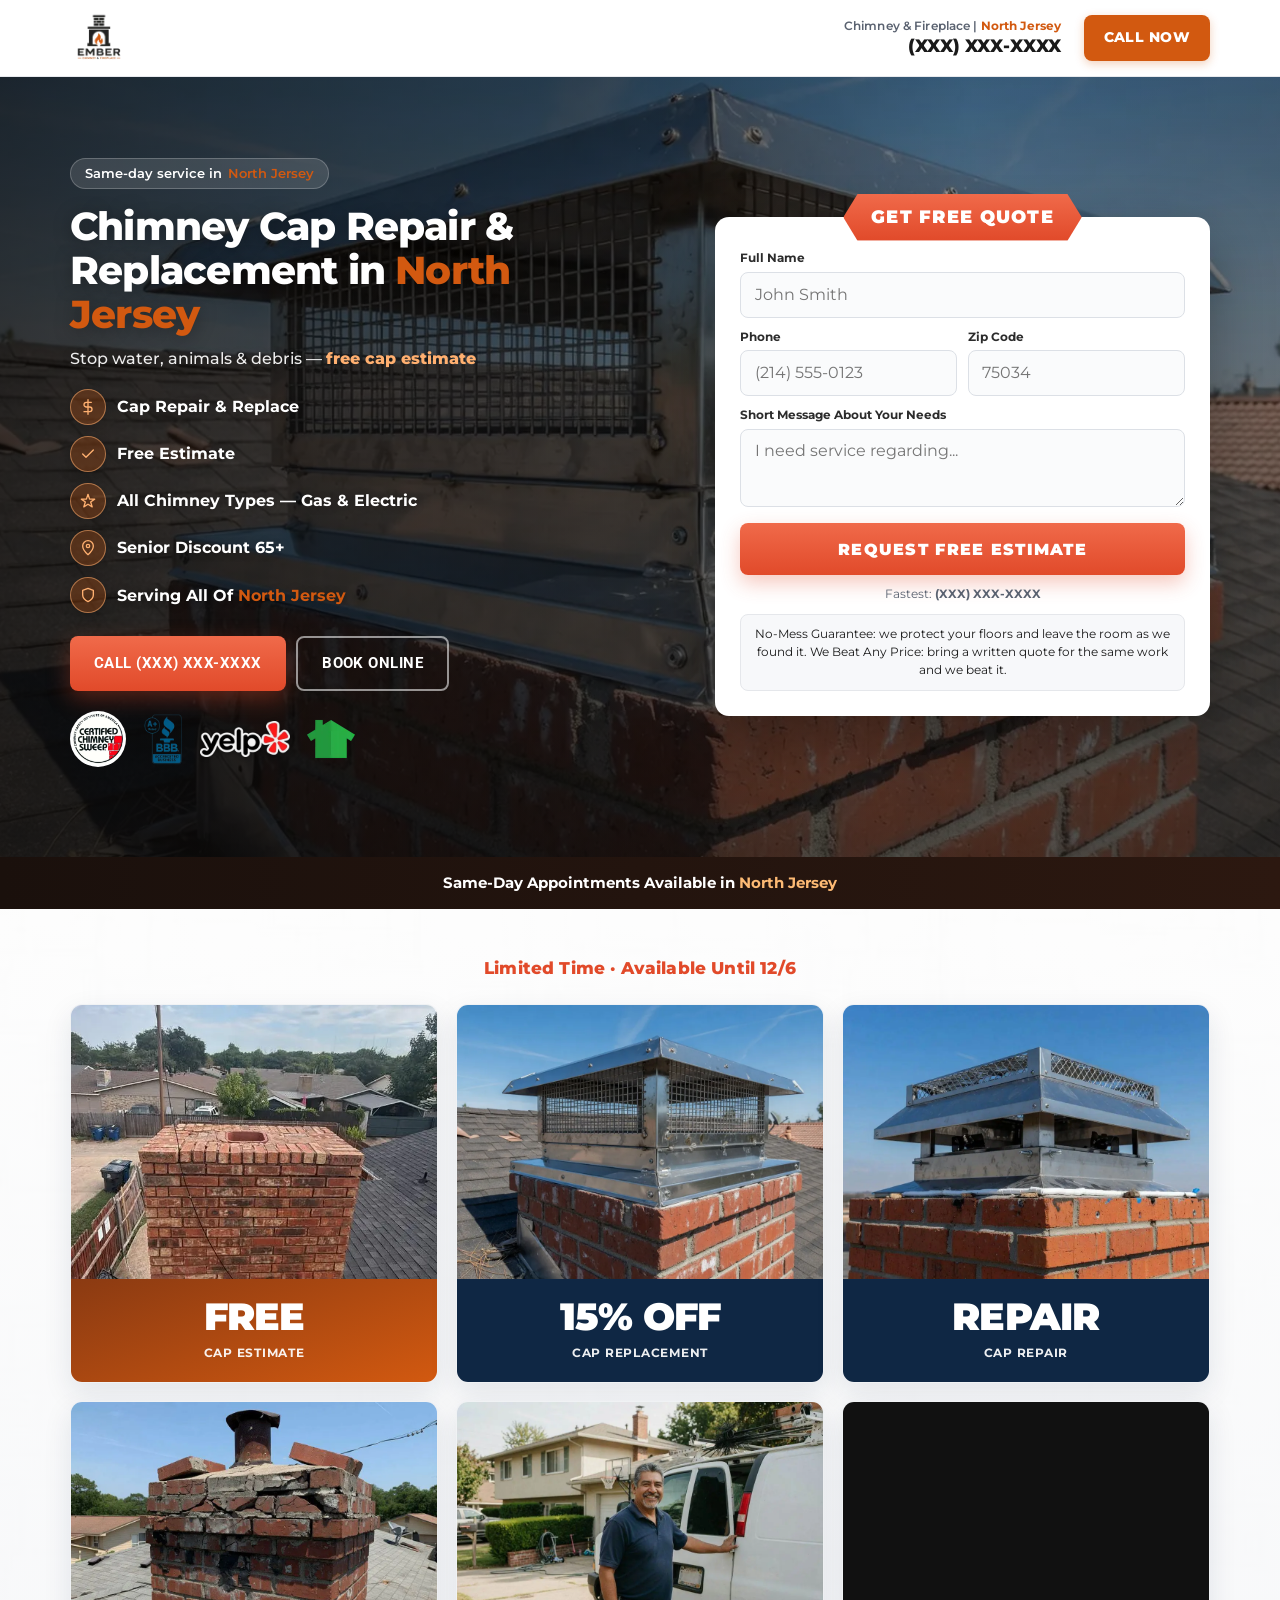
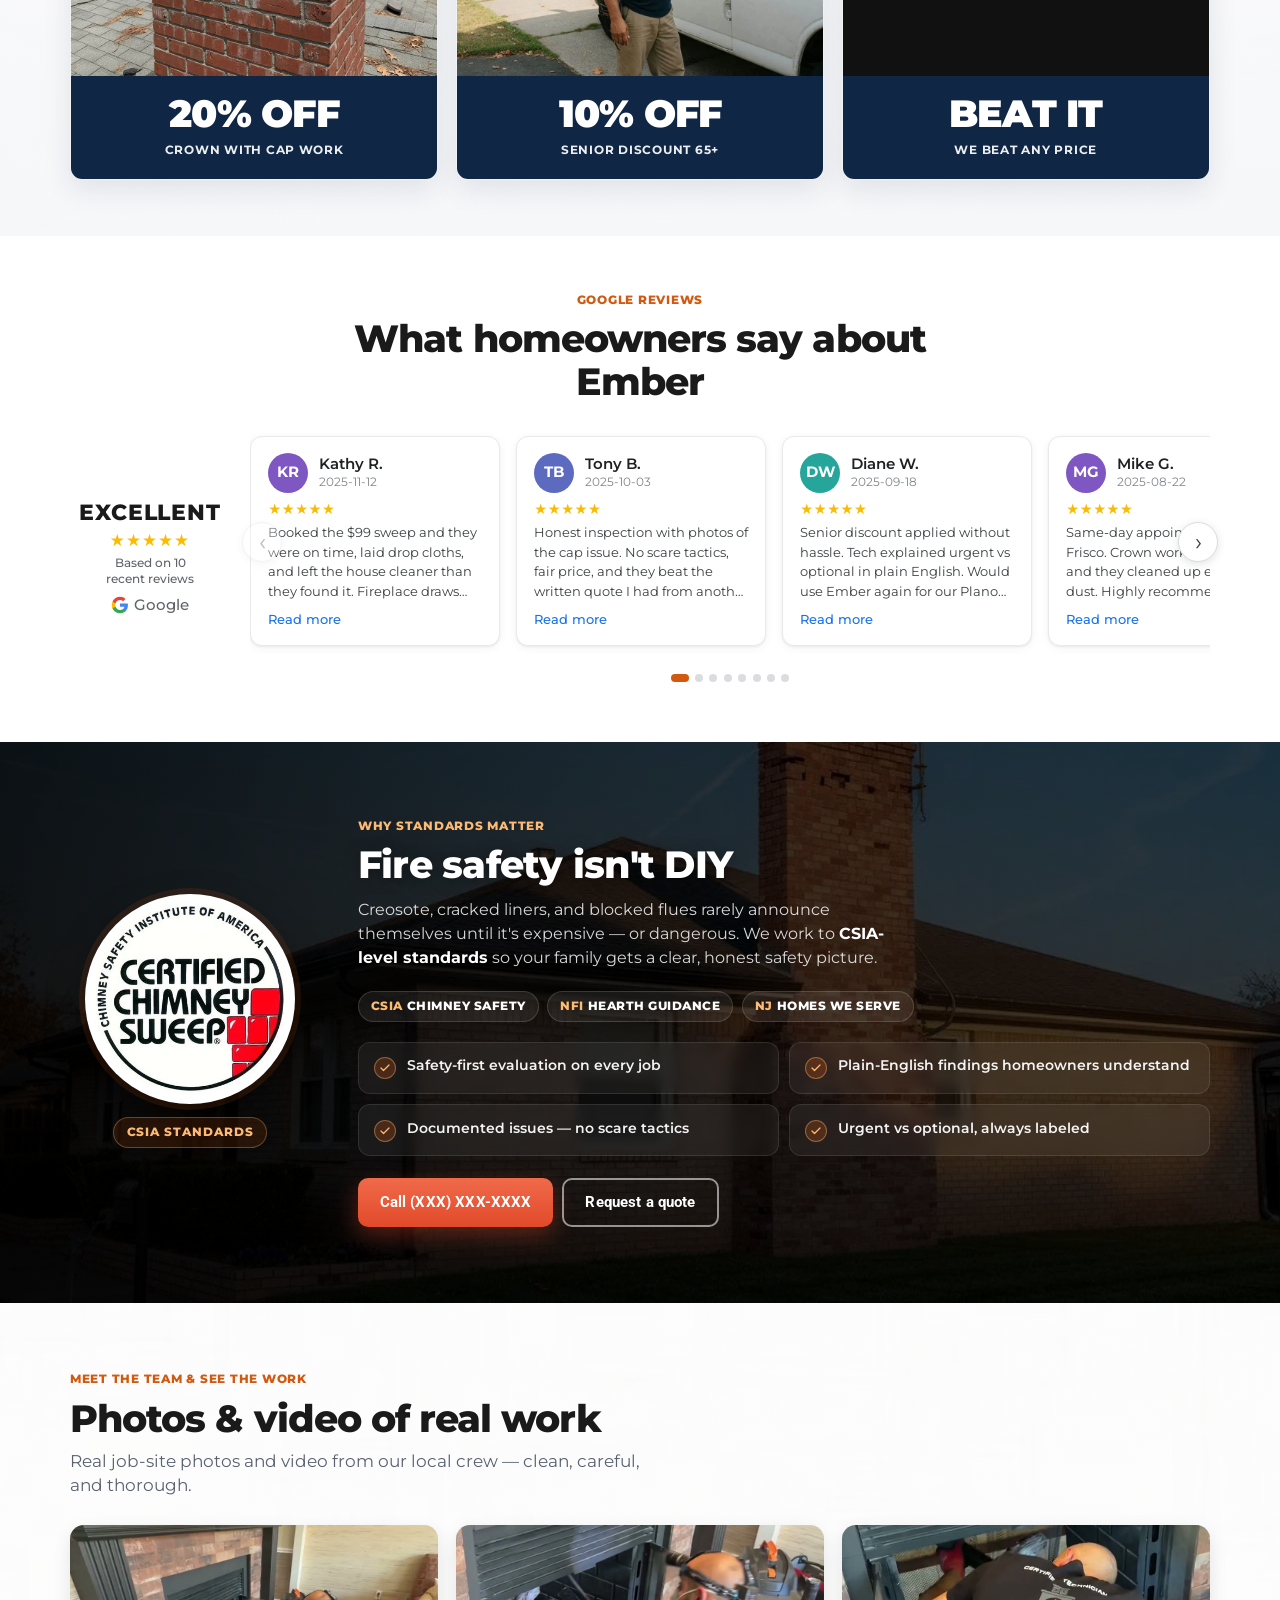
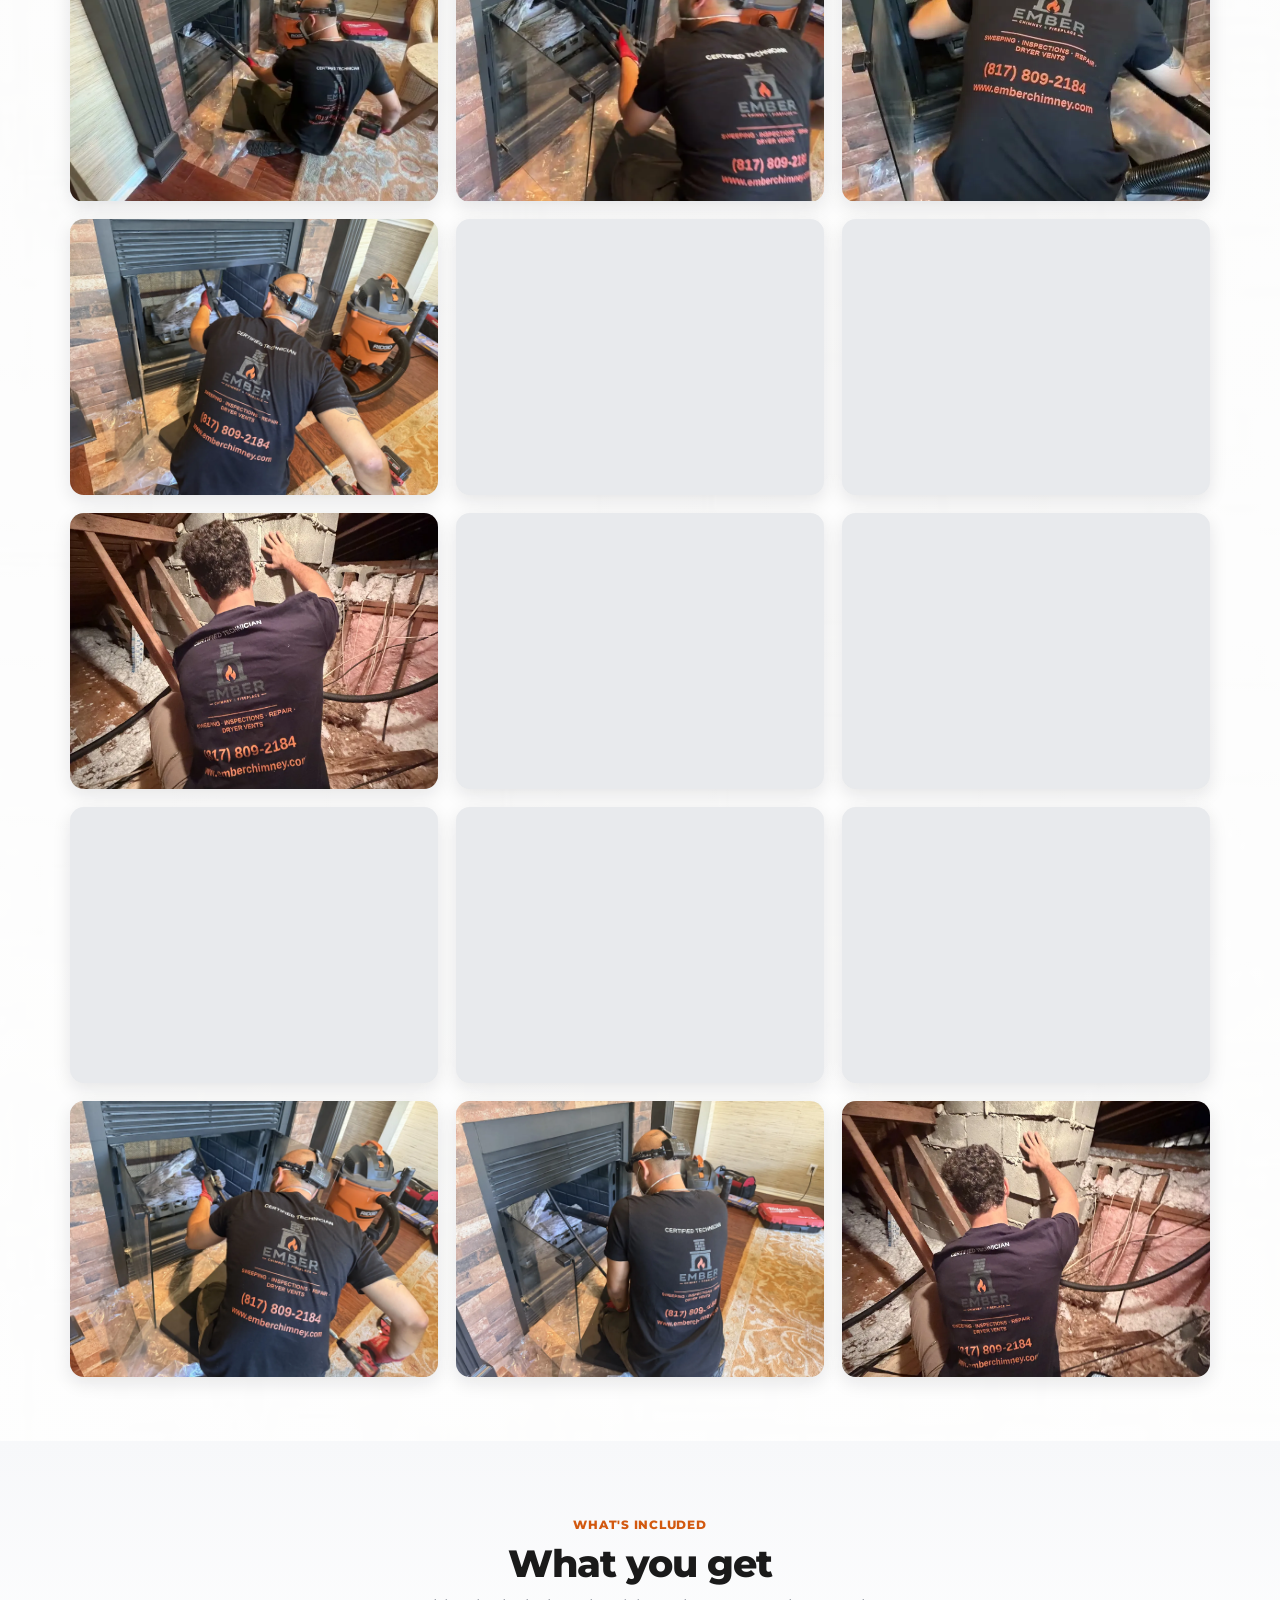
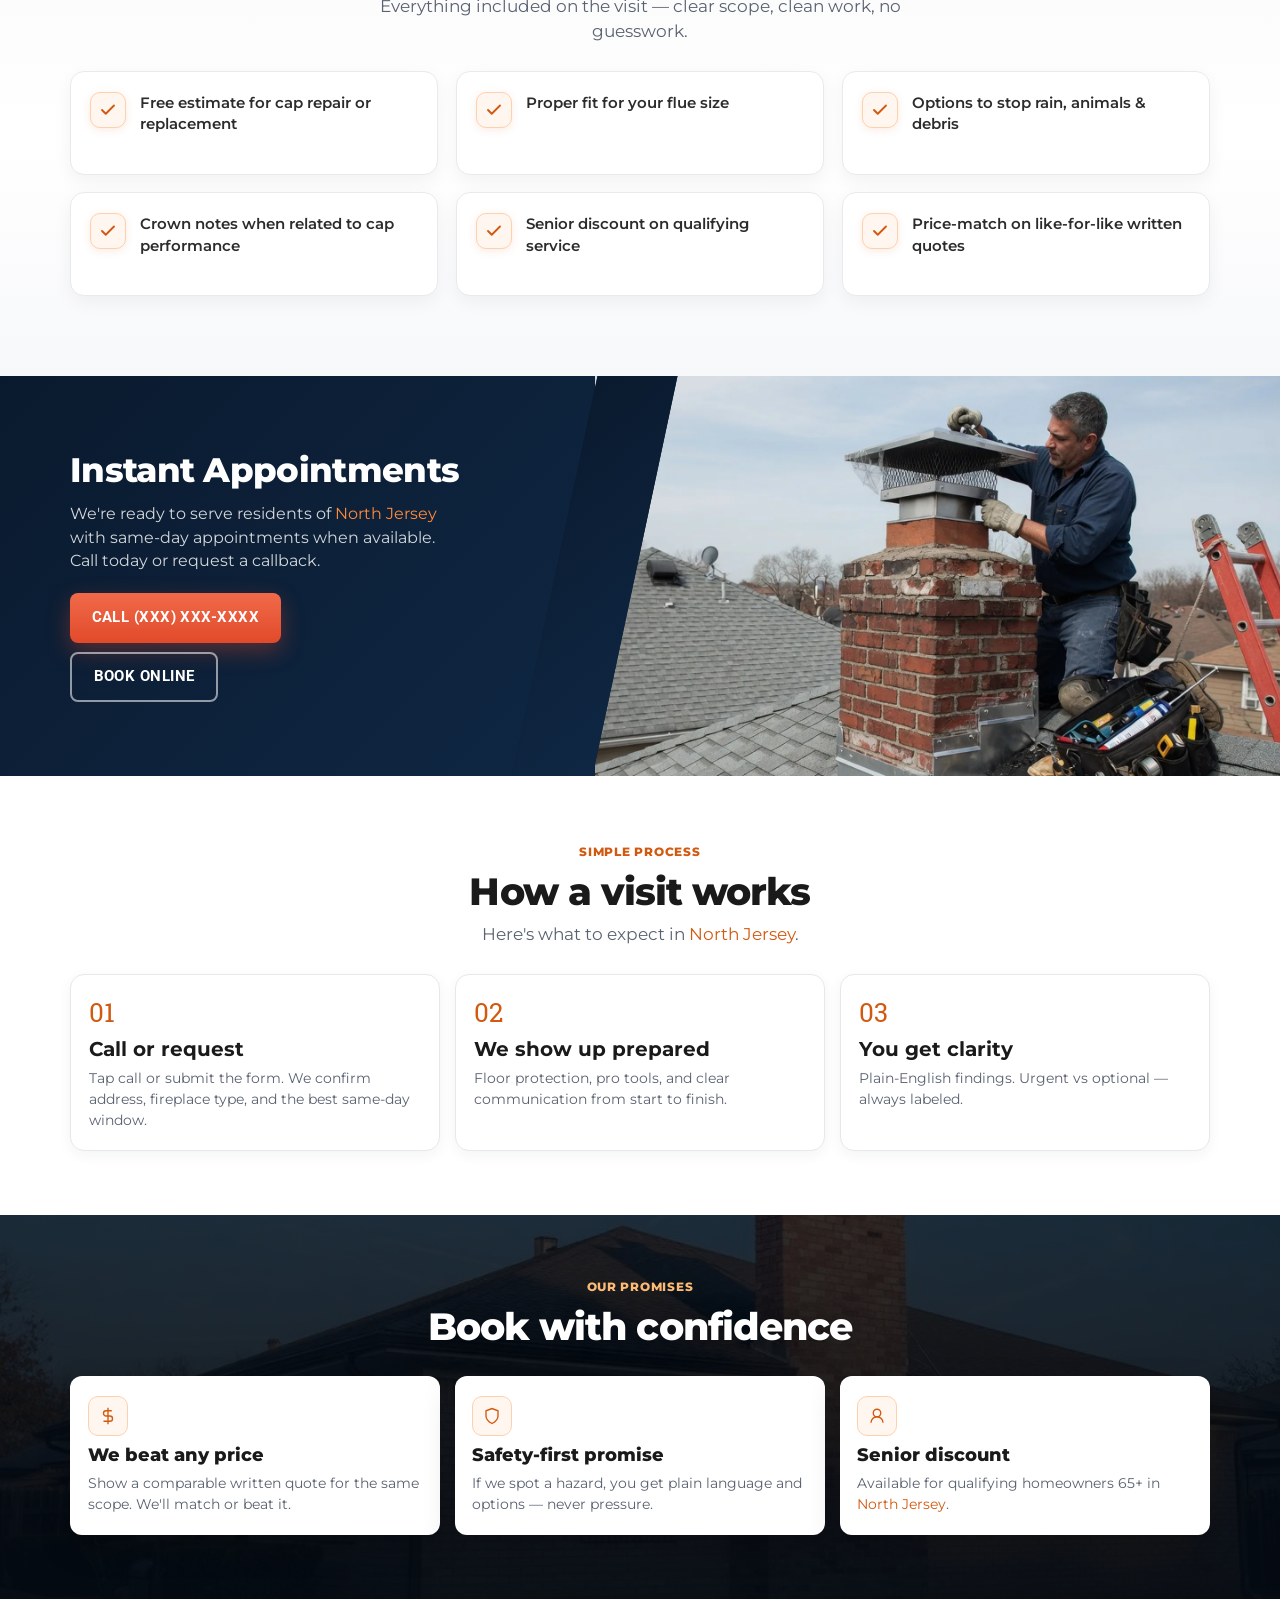
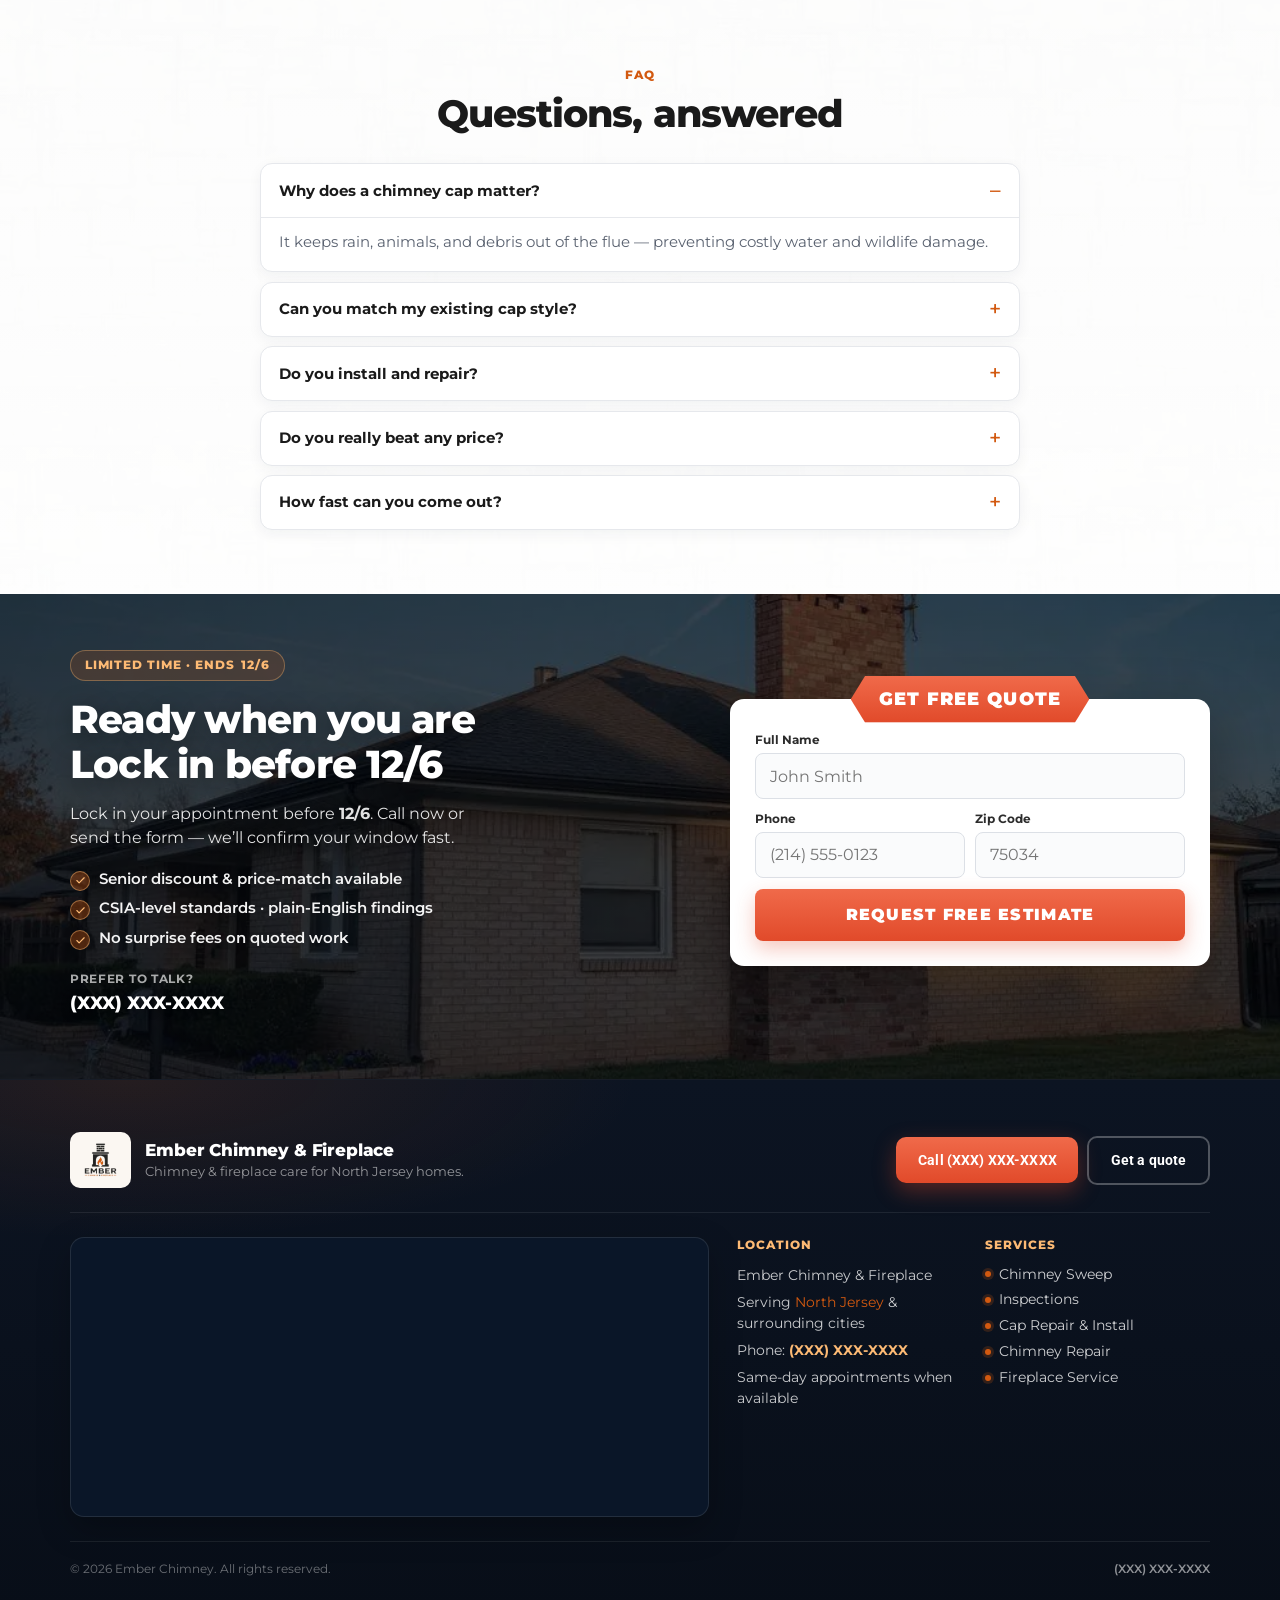
<file: nj/offer/chimney-cap/index.html>
<!-- NJ_DISPLAY_NUMBER / NJ_TEL_HREF live in assets/js/lp.js — one-line swap -->
<!DOCTYPE html>
<html lang="en">
<head>
  <meta charset="utf-8">
  <meta name="viewport" content="width=device-width, initial-scale=1, viewport-fit=cover">
  <!-- Page 5/5 · chimney-cap -->
  <title>Chimney Cap Repair & Replacement in North Jersey | Free Estimate | Ember Chimney</title>
  <meta name="description" content="Chimney Cap Repair & Replacement in North Jersey. Free estimate, senior discount, we beat any price.">
  <meta name="robots" content="noindex, nofollow">
  <meta name="googlebot" content="noindex, nofollow">
  <meta name="theme-color" content="#0a1a2e">
  <meta name="format-detection" content="telephone=yes">
  <link rel="preconnect" href="https://fonts.googleapis.com">
  <link rel="preconnect" href="https://fonts.gstatic.com" crossorigin>
  <link href="https://fonts.googleapis.com/css2?family=Montserrat:wght@400;500;600;700;800&family=Roboto:wght@400;500;700&family=Roboto+Slab:wght@400;600;700&display=swap" rel="stylesheet">
  <link rel="stylesheet" href="../../../assets/css/lp.css?v=44">
  <!-- Google tag (gtag.js) -->
  <script async src="https://www.googletagmanager.com/gtag/js?id=AW-18337676973"></script>
  <script>
    window.dataLayer = window.dataLayer || [];
    function gtag(){dataLayer.push(arguments);}
    gtag('js', new Date());
    gtag('config', 'AW-18337676973');
  </script>
  <!-- CallRail: early load so gclid session is ready before numbers paint -->
  <link rel="preconnect" href="https://cdn.callrail.com" crossorigin>
  <link rel="dns-prefetch" href="https://cdn.callrail.com">
</head>
<body class="lp-canvas">
  <a class="skip-link" href="#book">Skip to quote form</a>

  <header class="site-header" data-header>
    <div class="wrap header-inner">
      <div class="brand">
        <img class="brand-logo" src="../../../assets/images/ember-logo.webp" alt="Ember Chimney &amp; Fireplace" width="200" height="56" decoding="async">
      </div>
      <div class="header-local">
        <span class="header-local-label">Chimney &amp; Fireplace | <span class="city">North Jersey</span></span>
        <a class="header-local-phone" href="tel:+1XXXXXXXXXX">(XXX) XXX-XXXX</a>
      </div>
      <a class="header-call" href="tel:+1XXXXXXXXXX">Call Now</a>
    </div>
  </header>

  <main>
    <section class="hero-atlas" aria-label="Hero">
      <div class="hero-atlas-bg" style="background-image:url('../../../assets/images/photos/hero-cap.webp?v=4')"></div>
      <div class="wrap">
        <div class="hero-left">
          <div class="hero-badge" style="display:inline-flex;align-items:center;gap:.4rem;background:rgba(255,255,255,.12);border:1px solid rgba(255,255,255,.22);border-radius:999px;padding:.35rem .85rem;font-size:.82rem;font-weight:600;margin-bottom:1rem;color:#fff">
            Same-day service in <span class="city">North Jersey</span>
          </div>
          <h1 class="display h1" style="color:#fff;font-size:clamp(1.65rem,4vw,2.45rem);font-weight:800;line-height:1.12;margin:0 0 .65rem"><span class="svc">Chimney Cap Repair &amp; Replacement</span> in <span class="city">North Jersey</span></h1>
          <p class="sub">Stop water, animals &amp; debris — <em>free cap estimate</em></p>
          <ul class="hero-bullets">
            <li><span class="ico"><svg viewBox="0 0 24 24" fill="none" stroke="currentColor" stroke-width="2" stroke-linecap="round" stroke-linejoin="round" aria-hidden="true"><path d="M12 1v22"/><path d="M17 5H9.5a3.5 3.5 0 0 0 0 7h5a3.5 3.5 0 0 1 0 7H6"/></svg></span><span>Cap Repair &amp; Replace</span></li>
            <li><span class="ico"><svg viewBox="0 0 24 24" fill="none" stroke="currentColor" stroke-width="2" stroke-linecap="round" stroke-linejoin="round" aria-hidden="true"><path d="M20 6 9 17l-5-5"/></svg></span><span>Free Estimate</span></li>
            <li><span class="ico"><svg viewBox="0 0 24 24" fill="none" stroke="currentColor" stroke-width="2" stroke-linecap="round" stroke-linejoin="round" aria-hidden="true"><path d="M12 2l2.4 7.2H22l-6 4.4 2.3 7.2L12 16.8 5.7 20.8 8 13.6 2 9.2h7.6z"/></svg></span><span>All Chimney Types — Gas &amp; Electric</span></li>
            <li><span class="ico"><svg viewBox="0 0 24 24" fill="none" stroke="currentColor" stroke-width="2" stroke-linecap="round" stroke-linejoin="round" aria-hidden="true"><path d="M12 22s8-7 8-13a8 8 0 1 0-16 0c0 6 8 13 8 13z"/><circle cx="12" cy="9" r="2.5"/></svg></span><span>Senior Discount 65+</span></li>
            <li><span class="ico"><svg viewBox="0 0 24 24" fill="none" stroke="currentColor" stroke-width="2" stroke-linecap="round" stroke-linejoin="round" aria-hidden="true"><path d="M12 22s8-4 8-10V5l-8-3-8 3v7c0 6 8 10 8 10z"/></svg></span><span>Serving All Of <span class="city">North Jersey</span></span></li>
          </ul>
          <div class="hero-actions">
            <a class="btn btn-coral btn-lg" href="tel:+1XXXXXXXXXX">Call (XXX) XXX-XXXX</a>
            <a class="btn btn-ghost btn-lg" href="#book">Book Online</a>
          </div>
          <div class="hero-mini-badges" aria-label="Trust badges">
            <img src="../../../assets/images/badges/CSIA-Badge.webp" alt="CSIA Certified Chimney Sweep" width="80" height="80" loading="lazy">
            <img src="../../../assets/images/badges/bbb.webp" alt="BBB Accredited Business" width="60" height="80" loading="lazy">
            <img src="../../../assets/images/badges/yelp-logo.webp" alt="Yelp" width="120" height="40" class="badge-yelp" loading="lazy">
            <img src="../../../assets/images/badges/nextdoor-logo.webp" alt="Nextdoor" width="48" height="48" class="badge-nextdoor" loading="lazy">
          </div>
        </div>

        <aside class="quote-card" id="book" aria-label="Get a free quote">
          <div class="quote-ribbon">Get Free Quote</div>
          <form data-lp-form data-service="chimney-cap" action="#" method="post" novalidate>
            <div class="field">
              <label for="name">Full Name</label>
              <input id="name" name="name" type="text" autocomplete="name" placeholder="John Smith" required>
            </div>
            <div class="form-row two">
              <div class="field">
                <label for="phone">Phone</label>
                <input id="phone" name="phone" type="tel" autocomplete="tel" inputmode="tel" placeholder="(214) 555-0123" required>
              </div>
              <div class="field">
                <label for="zip">Zip Code</label>
                <input id="zip" name="zip" type="text" inputmode="numeric" autocomplete="postal-code" maxlength="10" placeholder="75034" required>
              </div>
            </div>
            <div class="field">
              <label for="msg">Short Message About Your Needs</label>
              <textarea id="msg" name="message" placeholder="I need service regarding..."></textarea>
            </div>
            <button class="btn-send" type="submit">Request Free Estimate</button>
            <p class="form-status" role="status" aria-live="polite"></p>
            <p class="form-note" style="margin-top:.65rem;font-size:.78rem;color:var(--muted);text-align:center">Fastest: <a href="tel:+1XXXXXXXXXX"><strong>(XXX) XXX-XXXX</strong></a></p>
            <p class="ad-guarantee" style="margin:.7rem 0 0;padding:.65rem .75rem;font-size:.78rem;line-height:1.45;text-align:center;color:var(--ink);background:#f7f8fa;border:1px solid #e5e7eb;border-radius:8px">No-Mess Guarantee: we protect your floors and leave the room as we found it. We Beat Any Price: bring a written quote for the same work and we beat it.</p>
          </form>
        </aside>
      </div>
    </section>

    <div class="appt-band">
      <div class="wrap">
        Same-Day Appointments Available in <span class="city">North Jersey</span>
      </div>
    </div>

    <!-- Offers / discounts (Atlas-style) -->
    <section class="offers-atlas" id="offers">
      <div class="wrap">
        <p class="offers-date">Limited Time · Available Until <span data-offer-end>7/27</span></p>
                <div class="deal-grid">
          <article class="deal-card featured">
            <a class="deal-link" href="#book">
              <div class="deal-photo">
                <img src="../../../assets/images/photos/work-real-12.webp" alt="Free chimney cap estimate" width="640" height="480" loading="lazy" decoding="async">
              </div>
              <div class="deal-body">
                <div class="deal-amount">FREE</div>
                <div class="deal-label">Cap Estimate</div>
              </div>
            </a>
          </article>
          <article class="deal-card">
            <a class="deal-link" href="#book">
              <div class="deal-photo">
                <img src="../../../assets/images/photos/gen-cap-new.webp" alt="15% off chimney cap replacement" width="640" height="480" loading="lazy" decoding="async">
              </div>
              <div class="deal-body">
                <div class="deal-amount">15% OFF</div>
                <div class="deal-label">Cap Replacement</div>
              </div>
            </a>
          </article>
          <article class="deal-card">
            <a class="deal-link" href="#book">
              <div class="deal-photo">
                <img src="../../../assets/images/photos/cap-repair-offer.webp" alt="Chimney cap repair" width="640" height="480" loading="lazy" decoding="async">
              </div>
              <div class="deal-body">
                <div class="deal-amount">REPAIR</div>
                <div class="deal-label">Cap Repair</div>
              </div>
            </a>
          </article>
          <article class="deal-card">
            <a class="deal-link" href="#book">
              <div class="deal-photo">
                <img src="../../../assets/images/photos/crown-repair-offer.webp" alt="20% off crown with cap work" width="640" height="480" loading="lazy" decoding="async">
              </div>
              <div class="deal-body">
                <div class="deal-amount">20% OFF</div>
                <div class="deal-label">Crown With Cap Work</div>
              </div>
            </a>
          </article>
          <article class="deal-card">
            <a class="deal-link" href="tel:+1XXXXXXXXXX">
              <div class="deal-photo">
                <img src="../../../assets/images/photos/owner-local.webp" alt="Senior Discount 65+" width="640" height="480" loading="lazy" decoding="async">
              </div>
              <div class="deal-body">
                <div class="deal-amount">10% OFF</div>
                <div class="deal-label">Senior Discount 65+</div>
              </div>
            </a>
          </article>
          <article class="deal-card">
            <a class="deal-link" href="tel:+1XXXXXXXXXX">
              <div class="deal-photo">
                <img src="../../../assets/images/photos/deal-job.webp" alt="Price match — we beat any price" width="640" height="480" loading="lazy" decoding="async">
              </div>
              <div class="deal-body">
                <div class="deal-amount">BEAT IT</div>
                <div class="deal-label">We Beat Any Price</div>
              </div>
            </a>
          </article>
        </div>
      </div>
    </section>
    <!-- Google reviews slider -->
    <section class="reviews-atlas" id="reviews">
      <div class="wrap">
        <div class="section-head center">
          <div class="eyebrow">Google reviews</div>
          <h2 class="display h2">What homeowners say about Ember</h2>
        </div>
        <div class="google-reviews-slider" data-reviews-slider>
          <div class="google-excellent">
            <div class="ge-label">Excellent</div>
            <div class="ge-stars" aria-label="5 out of 5 stars">★★★★★</div>
            <div class="ge-based">Based on 10<br>recent reviews</div>
            <div class="ge-google">
              <svg viewBox="0 0 24 24" aria-hidden="true"><path fill="#4285F4" d="M22.56 12.25c0-.78-.07-1.53-.2-2.25H12v4.26h5.92c-.26 1.37-1.04 2.53-2.21 3.31v2.77h3.57c2.08-1.92 3.28-4.74 3.28-8.09z"/><path fill="#34A853" d="M12 23c2.97 0 5.46-.98 7.28-2.66l-3.57-2.77c-.98.66-2.23 1.06-3.71 1.06-2.86 0-5.29-1.93-6.16-4.53H2.18v2.84C3.99 20.53 7.7 23 12 23z"/><path fill="#FBBC05" d="M5.84 14.09c-.22-.66-.35-1.36-.35-2.09s.13-1.43.35-2.09V7.07H2.18C1.43 8.55 1 10.22 1 12s.43 3.45 1.18 4.93l2.85-2.22.81-.62z"/><path fill="#EA4335" d="M12 5.38c1.62 0 3.06.56 4.21 1.64l3.15-3.15C17.45 2.09 14.97 1 12 1 7.7 1 3.99 3.47 2.18 7.07l3.66 2.84c.87-2.6 3.3-4.53 6.16-4.53z"/></svg>
              Google
            </div>
          </div>
          <div class="g-slider-viewport">
            <button type="button" class="g-slider-btn g-slider-prev" data-slider-prev aria-label="Previous reviews">‹</button>
            <div class="google-reviews-track" data-slider-track>
          <article class="g-review-card" role="group" aria-label="Review by Kathy R.">
            <div class="g-review-top">
              <div class="g-review-avatar c1" aria-hidden="true">KR</div>
              <div class="g-review-meta">
                <strong>Kathy R.</strong>
                <time datetime="2025-11-12">2025-11-12</time>
              </div>
            </div>
            <div class="g-review-stars" aria-label="5 stars">★★★★★</div>
            <blockquote>Booked the $99 sweep and they were on time, laid drop cloths, and left the house cleaner than they found it. Fireplace draws great now.</blockquote>
            <button type="button" class="g-review-more" data-review-more>Read more</button>
          </article>
          <article class="g-review-card" role="group" aria-label="Review by Tony B.">
            <div class="g-review-top">
              <div class="g-review-avatar c2" aria-hidden="true">TB</div>
              <div class="g-review-meta">
                <strong>Tony B.</strong>
                <time datetime="2025-10-03">2025-10-03</time>
              </div>
            </div>
            <div class="g-review-stars" aria-label="5 stars">★★★★★</div>
            <blockquote>Honest inspection with photos of the cap issue. No scare tactics, fair price, and they beat the written quote I had from another company.</blockquote>
            <button type="button" class="g-review-more" data-review-more>Read more</button>
          </article>
          <article class="g-review-card" role="group" aria-label="Review by Diane W.">
            <div class="g-review-top">
              <div class="g-review-avatar c3" aria-hidden="true">DW</div>
              <div class="g-review-meta">
                <strong>Diane W.</strong>
                <time datetime="2025-09-18">2025-09-18</time>
              </div>
            </div>
            <div class="g-review-stars" aria-label="5 stars">★★★★★</div>
            <blockquote>Senior discount applied without hassle. Tech explained urgent vs optional in plain English. Would use Ember again for our Plano home.</blockquote>
            <button type="button" class="g-review-more" data-review-more>Read more</button>
          </article>
          <article class="g-review-card" role="group" aria-label="Review by Mike G.">
            <div class="g-review-top">
              <div class="g-review-avatar c1" aria-hidden="true">MG</div>
              <div class="g-review-meta">
                <strong>Mike G.</strong>
                <time datetime="2025-08-22">2025-08-22</time>
              </div>
            </div>
            <div class="g-review-stars" aria-label="5 stars">★★★★★</div>
            <blockquote>Same-day appointment in Frisco. Crown work looks solid and they cleaned up every bit of dust. Highly recommend.</blockquote>
            <button type="button" class="g-review-more" data-review-more>Read more</button>
          </article>
          <article class="g-review-card" role="group" aria-label="Review by Jennifer S.">
            <div class="g-review-top">
              <div class="g-review-avatar c2" aria-hidden="true">JS</div>
              <div class="g-review-meta">
                <strong>Jennifer S.</strong>
                <time datetime="2025-08-05">2025-08-05</time>
              </div>
            </div>
            <div class="g-review-stars" aria-label="5 stars">★★★★★</div>
            <blockquote>Had animals in the flue — new cap install was quick and the price matched what they quoted on the phone. Professional crew.</blockquote>
            <button type="button" class="g-review-more" data-review-more>Read more</button>
          </article>
          <article class="g-review-card" role="group" aria-label="Review by Chris P.">
            <div class="g-review-top">
              <div class="g-review-avatar c3" aria-hidden="true">CP</div>
              <div class="g-review-meta">
                <strong>Chris P.</strong>
                <time datetime="2025-07-19">2025-07-19</time>
              </div>
            </div>
            <div class="g-review-stars" aria-label="5 stars">★★★★★</div>
            <blockquote>Gas fireplace was acting up. They diagnosed it on site, fixed it same visit, and walked me through maintenance tips.</blockquote>
            <button type="button" class="g-review-more" data-review-more>Read more</button>
          </article>
          <article class="g-review-card" role="group" aria-label="Review by Amy M.">
            <div class="g-review-top">
              <div class="g-review-avatar c1" aria-hidden="true">AM</div>
              <div class="g-review-meta">
                <strong>Amy M.</strong>
                <time datetime="2025-06-28">2025-06-28</time>
              </div>
            </div>
            <div class="g-review-stars" aria-label="5 stars">★★★★★</div>
            <blockquote>Used Ember for chimney repair after a storm. Clear options, no pressure, and the price-match promise was real.</blockquote>
            <button type="button" class="g-review-more" data-review-more>Read more</button>
          </article>
          <article class="g-review-card" role="group" aria-label="Review by Ron H.">
            <div class="g-review-top">
              <div class="g-review-avatar c2" aria-hidden="true">RH</div>
              <div class="g-review-meta">
                <strong>Ron H.</strong>
                <time datetime="2025-06-02">2025-06-02</time>
              </div>
            </div>
            <div class="g-review-stars" aria-label="5 stars">★★★★★</div>
            <blockquote>Inspection was thorough. Got photos of liner wear and a written plan. Felt like a neighbor helping, not a sales pitch.</blockquote>
            <button type="button" class="g-review-more" data-review-more>Read more</button>
          </article>
          <article class="g-review-card" role="group" aria-label="Review by Lisa C.">
            <div class="g-review-top">
              <div class="g-review-avatar c3" aria-hidden="true">LC</div>
              <div class="g-review-meta">
                <strong>Lisa C.</strong>
                <time datetime="2025-05-14">2025-05-14</time>
              </div>
            </div>
            <div class="g-review-stars" aria-label="5 stars">★★★★★</div>
            <blockquote>Called for a sweep before winter. On time, respectful of our floors, and the $99 special was exactly as advertised.</blockquote>
            <button type="button" class="g-review-more" data-review-more>Read more</button>
          </article>
          <article class="g-review-card" role="group" aria-label="Review by Brian D.">
            <div class="g-review-top">
              <div class="g-review-avatar c1" aria-hidden="true">BD</div>
              <div class="g-review-meta">
                <strong>Brian D.</strong>
                <time datetime="2025-04-30">2025-04-30</time>
              </div>
            </div>
            <div class="g-review-stars" aria-label="5 stars">★★★★★</div>
            <blockquote>McKinney homeowner here — great communication from booking to finish. Will call them for the next inspection too.</blockquote>
            <button type="button" class="g-review-more" data-review-more>Read more</button>
          </article>
            </div>
            <button type="button" class="g-slider-btn g-slider-next" data-slider-next aria-label="Next reviews">›</button>
          </div>
          <div class="g-slider-dots" data-slider-dots aria-hidden="true"></div>
        </div>
      </div>
    </section>


    <!-- CSIA emphasis -->
    <section class="csia-emphasis" id="csia">
      <div class="csia-emphasis-bg" style="background-image:url('../../../assets/images/photos/hero-chimney-home.webp?v=2')" aria-hidden="true"></div>
      <div class="wrap">
        <div class="csia-seal-wrap">
          <div class="csia-seal-ring">
            <img src="../../../assets/images/badges/CSIA-Badge.webp" alt="CSIA Certified Chimney Sweep" width="200" height="200" loading="lazy" decoding="async">
          </div>
          <span class="csia-seal-tag">CSIA standards</span>
        </div>
        <div class="csia-copy">
          <div class="eyebrow">Why standards matter</div>
          <h2>Fire safety isn't DIY</h2>
          <p>Creosote, cracked liners, and blocked flues rarely announce themselves until it's expensive — or dangerous. We work to <strong>CSIA-level standards</strong> so your family gets a clear, honest safety picture.</p>
          <div class="csia-meta">
            <span class="csia-chip"><strong>CSIA</strong> chimney safety</span>
            <span class="csia-chip"><strong>NFI</strong> hearth guidance</span>
            <span class="csia-chip"><strong>NJ</strong> homes we serve</span>
          </div>
          <ul class="csia-points">
            <li>Safety-first evaluation on every job</li>
            <li>Plain-English findings homeowners understand</li>
            <li>Documented issues — no scare tactics</li>
            <li>Urgent vs optional, always labeled</li>
          </ul>
          <div class="csia-actions">
            <a class="btn btn-coral" href="tel:+1XXXXXXXXXX">Call (XXX) XXX-XXXX</a>
            <a class="btn btn-ghost" href="#book">Request a quote</a>
          </div>
        </div>
      </div>
    </section>


    <!-- Work photos -->
    <section class="section section-tint" id="story">
      <div class="wrap">
        <div class="section-head">
          <div class="eyebrow">Meet the team &amp; see the work</div>
          <h2 class="display h2">Photos &amp; video of real work</h2>
          <p class="lead">Real job-site photos and video from our local crew — clean, careful, and thorough.</p>
        </div>
        <div class="work-grid">
          <figure class="work-shot">
            <video data-work-video muted loop playsinline preload="none" poster="../../../assets/images/photos/job-vid-wide.webp" aria-label="Ember technician sweeping a living-room fireplace">
              <source src="../../../assets/videos/job-sweep-wide.mp4" type="video/mp4">
            </video>
          </figure>
          <figure class="work-shot">
            <video data-work-video muted loop playsinline preload="none" poster="../../../assets/images/photos/job-vid-action.webp" aria-label="Ember technician vacuuming a fireplace with a headlamp">
              <source src="../../../assets/videos/job-sweep-action.mp4" type="video/mp4">
            </video>
          </figure>
          <figure class="work-shot">
            <video data-work-video muted loop playsinline preload="none" poster="../../../assets/images/photos/job-vid-close.webp" aria-label="Ember technician working inside a fireplace">
              <source src="../../../assets/videos/job-sweep-close.mp4" type="video/mp4">
            </video>
          </figure>
          <figure class="work-shot">
            <img src="../../../assets/images/photos/job-sweep-branded.webp" alt="Certified Ember technician servicing a fireplace" width="1600" height="1200" loading="lazy" decoding="async">
          </figure>
          <figure class="work-shot">
            <img src="../../../assets/images/photos/job-sweep-side.webp" alt="Ember technician sweeping a gas fireplace from the side" width="1600" height="1200" loading="lazy" decoding="async">
          </figure>
          <figure class="work-shot">
            <img src="../../../assets/images/photos/job-sweep-portrait.webp" alt="Ember technician vacuuming a fireplace" width="1200" height="1600" loading="lazy" decoding="async">
          </figure>
          <figure class="work-shot">
            <img src="../../../assets/images/photos/job-attic-01.webp" alt="Ember technician inspecting a chimney chase in the attic" width="1200" height="1600" loading="lazy" decoding="async">
          </figure>
          <figure class="work-shot">
            <img src="../../../assets/images/photos/job-sweep-tools.webp" alt="Fireplace opened for a professional sweep with drop cloths down" width="1600" height="1200" loading="lazy" decoding="async">
          </figure>
          <figure class="work-shot">
            <img src="../../../assets/images/photos/job-sweep-action.webp" alt="Ember technician cleaning gas logs during a fireplace sweep" width="1600" height="1200" loading="lazy" decoding="async">
          </figure>
          <figure class="work-shot">
            <img src="../../../assets/images/photos/job-sweep-kneel.webp" alt="Ember certified technician kneeling at a fireplace" width="1600" height="1200" loading="lazy" decoding="async">
          </figure>
          <figure class="work-shot">
            <img src="../../../assets/images/photos/job-sweep-shirt.webp" alt="Ember Chimney certified technician on a fireplace job" width="1600" height="1200" loading="lazy" decoding="async">
          </figure>
          <figure class="work-shot">
            <img src="../../../assets/images/photos/job-sweep-vacuum.webp" alt="Ember technician vacuuming a fireplace flue" width="1600" height="1200" loading="lazy" decoding="async">
          </figure>
          <figure class="work-shot">
            <img src="../../../assets/images/photos/job-sweep-drill.webp" alt="Ember technician servicing a fireplace with pro tools" width="1600" height="1200" loading="lazy" decoding="async">
          </figure>
          <figure class="work-shot">
            <img src="../../../assets/images/photos/job-sweep-wand.webp" alt="Ember technician using a vacuum wand in a fireplace" width="1600" height="1200" loading="lazy" decoding="async">
          </figure>
          <figure class="work-shot">
            <img src="../../../assets/images/photos/job-attic-02.webp" alt="Ember technician checking masonry in an attic chimney" width="1200" height="1600" loading="lazy" decoding="async">
          </figure>
        </div>
      </div>
    </section>

    <!-- What's included (page-specific) -->
    <section class="section" id="included">
      <div class="wrap">
        <div class="section-head center">
          <div class="eyebrow">What's included</div>
          <h2 class="display h2">What you get</h2>
          <p class="lead">Everything included on the visit — clear scope, clean work, no guesswork.</p>
        </div>
        <ul class="included-list">
            <li>Free estimate for cap repair or replacement</li>
            <li>Proper fit for your flue size</li>
            <li>Options to stop rain, animals &amp; debris</li>
            <li>Crown notes when related to cap performance</li>
            <li>Senior discount on qualifying service</li>
            <li>Price-match on like-for-like written quotes</li>
        </ul>
      </div>
    </section>

    <!-- Instant appointments split -->
    <section class="split-cta" aria-label="Book now">
      <div class="split-cta-copy">
        <h2>Instant Appointments</h2>
        <p>We're ready to serve residents of <span class="city">North Jersey</span> with same-day appointments when available. Call today or request a callback.</p>
        <div class="split-cta-actions">
          <a class="btn btn-coral" href="tel:+1XXXXXXXXXX">Call (XXX) XXX-XXXX</a>
          <a class="btn btn-ghost" href="#book">Book Online</a>
        </div>
      </div>
      <div class="split-cta-media" style="background-image:url('../../../assets/images/photos/instant-appointments-cap.webp?v=2');background-position:center top" role="img" aria-label="Chimney cap installation"></div>
    </section>

    <!-- How it works -->
    <section class="section" id="how">
      <div class="wrap">
        <div class="section-head center">
          <div class="eyebrow">Simple process</div>
          <h2 class="display h2">How a visit works</h2>
          <p class="lead">Here's what to expect in <span class="city">North Jersey</span>.</p>
        </div>
        <div class="process">
          <article class="step">
            <h3 class="h3">Call or request</h3>
            <p>Tap call or submit the form. We confirm address, fireplace type, and the best same-day window.</p>
          </article>
          <article class="step">
            <h3 class="h3">We show up prepared</h3>
            <p>Floor protection, pro tools, and clear communication from start to finish.</p>
          </article>
          <article class="step">
            <h3 class="h3">You get clarity</h3>
            <p>Plain-English findings. Urgent vs optional — always labeled.</p>
          </article>
        </div>
      </div>
    </section>

    <!-- Guarantees / promises -->
    <section class="promises-band" id="guarantees">
      <div class="promises-band-bg" style="background-image:url('../../../assets/images/photos/hero-chimney-home.webp')" aria-hidden="true"></div>
      <div class="wrap">
        <div class="section-head center">
          <div class="eyebrow">Our promises</div>
          <h2 class="display h2">Book with confidence</h2>
        </div>
        <div class="guarantee-grid">
          <article class="g-card hot">
            <div class="g-icon" aria-hidden="true"><svg viewBox="0 0 24 24" fill="none" stroke="currentColor" stroke-width="1.8"><path d="M12 1v22"/><path d="M17 5H9.5a3.5 3.5 0 0 0 0 7h5a3.5 3.5 0 0 1 0 7H6"/></svg></div>
            <h3>We beat any price</h3>
            <p>Show a comparable written quote for the same scope. We'll match or beat it.</p>
          </article>
          <article class="g-card">
            <div class="g-icon" aria-hidden="true"><svg viewBox="0 0 24 24" fill="none" stroke="currentColor" stroke-width="1.8"><path d="M12 22s8-4 8-10V5l-8-3-8 3v7c0 6 8 10 8 10z"/></svg></div>
            <h3>Safety-first promise</h3>
            <p>If we spot a hazard, you get plain language and options — never pressure.</p>
          </article>
          <article class="g-card">
            <div class="g-icon" aria-hidden="true"><svg viewBox="0 0 24 24" fill="none" stroke="currentColor" stroke-width="1.8"><circle cx="12" cy="8" r="5"/><path d="M20 21a8 8 0 1 0-16 0"/></svg></div>
            <h3>Senior discount</h3>
            <p>Available for qualifying homeowners 65+ in <span class="city">North Jersey</span>.</p>
          </article>
        </div>
      </div>
    </section>

    <!-- FAQ page-specific -->
    <section class="section section-tint" id="faq">
      <div class="wrap-narrow">
        <div class="section-head center">
          <div class="eyebrow">FAQ</div>
          <h2 class="display h2">Questions, answered</h2>
        </div>
        <div class="faq-list">
          <details class="faq-item" open>
            <summary>Why does a chimney cap matter?</summary>
            <div class="faq-a">It keeps rain, animals, and debris out of the flue — preventing costly water and wildlife damage.</div>
          </details>
          <details class="faq-item">
            <summary>Can you match my existing cap style?</summary>
            <div class="faq-a">Often yes. We recommend the right fit for your flue size and home.</div>
          </details>
          <details class="faq-item">
            <summary>Do you install and repair?</summary>
            <div class="faq-a">Both. We'll tell you if repair is enough or replacement is smarter.</div>
          </details>
          <details class="faq-item">
            <summary>Do you really beat any price?</summary>
            <div class="faq-a">Yes — on like-for-like written quotes for the same scope.</div>
          </details>
          <details class="faq-item">
            <summary>How fast can you come out?</summary>
            <div class="faq-a">Same-day when available. Call <a href="tel:+1XXXXXXXXXX">(XXX) XXX-XXXX</a>.</div>
          </details>
        </div>
      </div>
    </section>

    <!-- Bottom form -->
    <section class="bottom-form" id="contact">
      <div class="bottom-form-bg" style="background-image:url('../../../assets/images/photos/hero-chimney-home.webp')"></div>
      <div class="wrap">
                <div class="bottom-form-msg">
          <div class="bf-eyebrow">Limited time · Ends <span data-offer-end>7/27</span></div>
          <h2>Ready when you are<br>Lock in before <span data-offer-end>7/27</span></h2>
          <p class="bf-lead">Lock in your appointment before <strong class="bf-date" data-offer-end>7/27</strong>. Call now or send the form — we’ll confirm your window fast.</p>
          <ul class="bf-points">
            <li>Senior discount &amp; price-match available</li>
            <li>CSIA-level standards · plain-English findings</li>
            <li>No surprise fees on quoted work</li>
          </ul>
          <div>
            <span class="bf-phone-label">Prefer to talk?</span>
            <a class="bf-phone" href="tel:+1XXXXXXXXXX">(XXX) XXX-XXXX</a>
          </div>
        </div>
        <aside class="quote-card" aria-label="Request a callback">
          <div class="quote-ribbon">Get Free Quote</div>
          <form data-lp-form data-service="chimney-cap" action="#" method="post" novalidate>
            <div class="field">
              <label for="name2">Full Name</label>
              <input id="name2" name="name" type="text" autocomplete="name" placeholder="John Smith" required>
            </div>
            <div class="form-row two">
              <div class="field">
                <label for="phone2">Phone</label>
                <input id="phone2" name="phone" type="tel" autocomplete="tel" inputmode="tel" placeholder="(214) 555-0123" required>
              </div>
              <div class="field">
                <label for="zip2">Zip Code</label>
                <input id="zip2" name="zip" type="text" inputmode="numeric" autocomplete="postal-code" maxlength="10" placeholder="75034" required>
              </div>
            </div>
            <button class="btn-send" type="submit">Request Free Estimate</button>
            <p class="form-status" role="status" aria-live="polite"></p>
          </form>
        </aside>
      </div>
    </section>
  </main>

  <footer class="site-footer">
    <div class="wrap">
      <div class="footer-top">
        <div class="footer-brand">
          <img src="../../../assets/images/ember-logo.webp" alt="Ember Chimney &amp; Fireplace" width="144" height="144" loading="lazy" decoding="async">
          <div class="footer-brand-text">
            <strong>Ember Chimney &amp; Fireplace</strong>
            <span>Chimney &amp; fireplace care for North Jersey homes.</span>
          </div>
        </div>
        <div class="footer-top-cta">
          <a class="btn btn-coral" href="tel:+1XXXXXXXXXX">Call (XXX) XXX-XXXX</a>
          <a class="btn btn-ghost" href="#book">Get a quote</a>
        </div>
      </div>

      <div class="footer-main">
        <div class="footer-map">
          <iframe
            src="https://www.google.com/maps/embed?pb=!1m18!1m12!1m3!1d3350.4753144337756!2d-97.15533839999999!3d32.8855991!2m3!1f0!2f0!3f0!3m2!1i1024!2i768!4f13.1!3m3!1m2!1s0x864dd5424c57b88f%3A0x57c02e2ee402b0b0!2sEmber%20Chimney%20%26%20Fireplace!5e0!3m2!1sen!2sus!4v1785283434606!5m2!1sen!2sus"
            title="Ember Chimney &amp; Fireplace on Google Maps"
            loading="lazy"
            referrerpolicy="strict-origin-when-cross-origin"
            allowfullscreen=""
          ></iframe>
        </div>
        <div class="footer-side">
          <div class="footer-block">
            <h3>Location</h3>
            <p class="footer-line">Ember Chimney &amp; Fireplace</p>
            <p class="footer-line">Serving <span class="city">North Jersey</span> &amp; surrounding cities</p>
            <p class="footer-line">Phone: <a href="tel:+1XXXXXXXXXX">(XXX) XXX-XXXX</a></p>
            <p class="footer-line">Same-day appointments when available</p>
          </div>
          <div class="footer-block">
            <h3>Services</h3>
            <ul class="footer-services">
              <li>Chimney Sweep</li>
              <li>Inspections</li>
              <li>Cap Repair &amp; Install</li>
              <li>Chimney Repair</li>
              <li>Fireplace Service</li>
            </ul>
          </div>
        </div>
      </div>

      <div class="footer-meta">
        <span>&copy; <span data-year>2026</span> Ember Chimney. All rights reserved.</span>
        <a href="tel:+1XXXXXXXXXX">(XXX) XXX-XXXX</a>
      </div>
    </div>
  </footer>

<div class="sticky-bar" role="region" aria-label="Quick contact">
    <div class="sticky-inner">
      <a class="btn btn-outline" href="#book">Free Estimate</a>
      <a class="btn btn-coral" href="tel:+1XXXXXXXXXX">Call Now</a>
    </div>
  </div>


  <script>
  (function(){
    var GEO = {
      "1022374":"Ridgewood","1022131":"Franklin Lakes","1022491":"Wyckoff",
      "1022437":"Tenafly","1022365":"Ramsey","1022148":"Glen Rock",
      "1022237":"Mahwah","1022326":"Paramus","1022119":"Fair Lawn",
      "1022321":"Oradell","1022473":"Westwood","1022180":"Hillsdale",
      "1021997":"Allendale","1022263":"Millburn","1022406":"Short Hills",
      "1022228":"Livingston","1022273":"Montclair","1022451":"Verona",
      "1022470":"West Orange","1022280":"Morristown","1022235":"Madison",
      "1022069":"Chatham","1022128":"Florham Park","1022095":"Denville",
      "1022367":"Randolph","1022433":"Summit","1022471":"Westfield",
      "1022088":"Cranford","1022030":"Berkeley Heights","1022298":"New Providence",
      "1022017":"Basking Ridge","1022461":"Warren","1022464":"Wayne",
      "1022274":"Montvale","1022398":"Scotch Plains","1022420":"Sparta",
      "1022126":"Flemington","1022462":"Washington","1022037":"Bloomfield",
      "1022348":"Plainfield","1022469":"West New York","1022444":"Trenton",
      "1022191":"Iselin","1022155":"Hackensack","1022097":"Dumont",
      "1022099":"East Brunswick","1022423":"Springfield","1023393":"Spring Valley",
      "1023496":"White Plains","9051492":"Aberdeen Township"
    };
    var loc = new URLSearchParams(location.search).get('loc');
    var city = GEO[loc] || "North Jersey";
    if(city){
      document.querySelectorAll('.city').forEach(function(el){ el.textContent = city; });
      document.title = document.title.replace('North Jersey', city);
    }
  })();
  </script>


  <script>
  (function(){
    /* Whitelist ONLY — never render the raw URL parameter into the page.
       Keys must stay in sync with the ad group's keyword list (Yuval supplies updates). */
    var KW = {
      "chimney cap": "Chimney Cap Repair & Replacement",
      "chimney cap installation": "Chimney Cap Installation",
      "chimney cap installation near me": "Chimney Cap Installation",
      "chimney cap replacement": "Chimney Cap Replacement",
      "chimney cap replacement cost": "Chimney Cap Replacement",
      "chimney cap repair": "Chimney Cap Repair",
      "chimney cap repair near me": "Chimney Cap Repair",
      "chimney caps near me": "Chimney Cap Installation"
    };
    var raw = (new URLSearchParams(location.search).get('kw') || '').toLowerCase().trim();
    var label = KW[raw];
    if(label){
      document.querySelectorAll('.svc').forEach(function(el){ el.textContent = label; });
      /* keep the <title> consistent with the H1 */
      document.title = document.title.replace(/^[^|]+/, label + ' in ' +
        (document.querySelector('.city') ? document.querySelector('.city').textContent : 'North Jersey') + ' ');
    }
  })();
  </script>

  <script src="../../../assets/js/nj-config.js"></script>
  <script src="../../../assets/js/lp.js?v=44"></script>
  <!-- CallRail dynamic number insertion -->
  <script type="text/javascript" src="https://cdn.callrail.com/companies/578256671/32f23b92d88d9a105486/12/swap.js"></script>
</body>
</html>
</file>
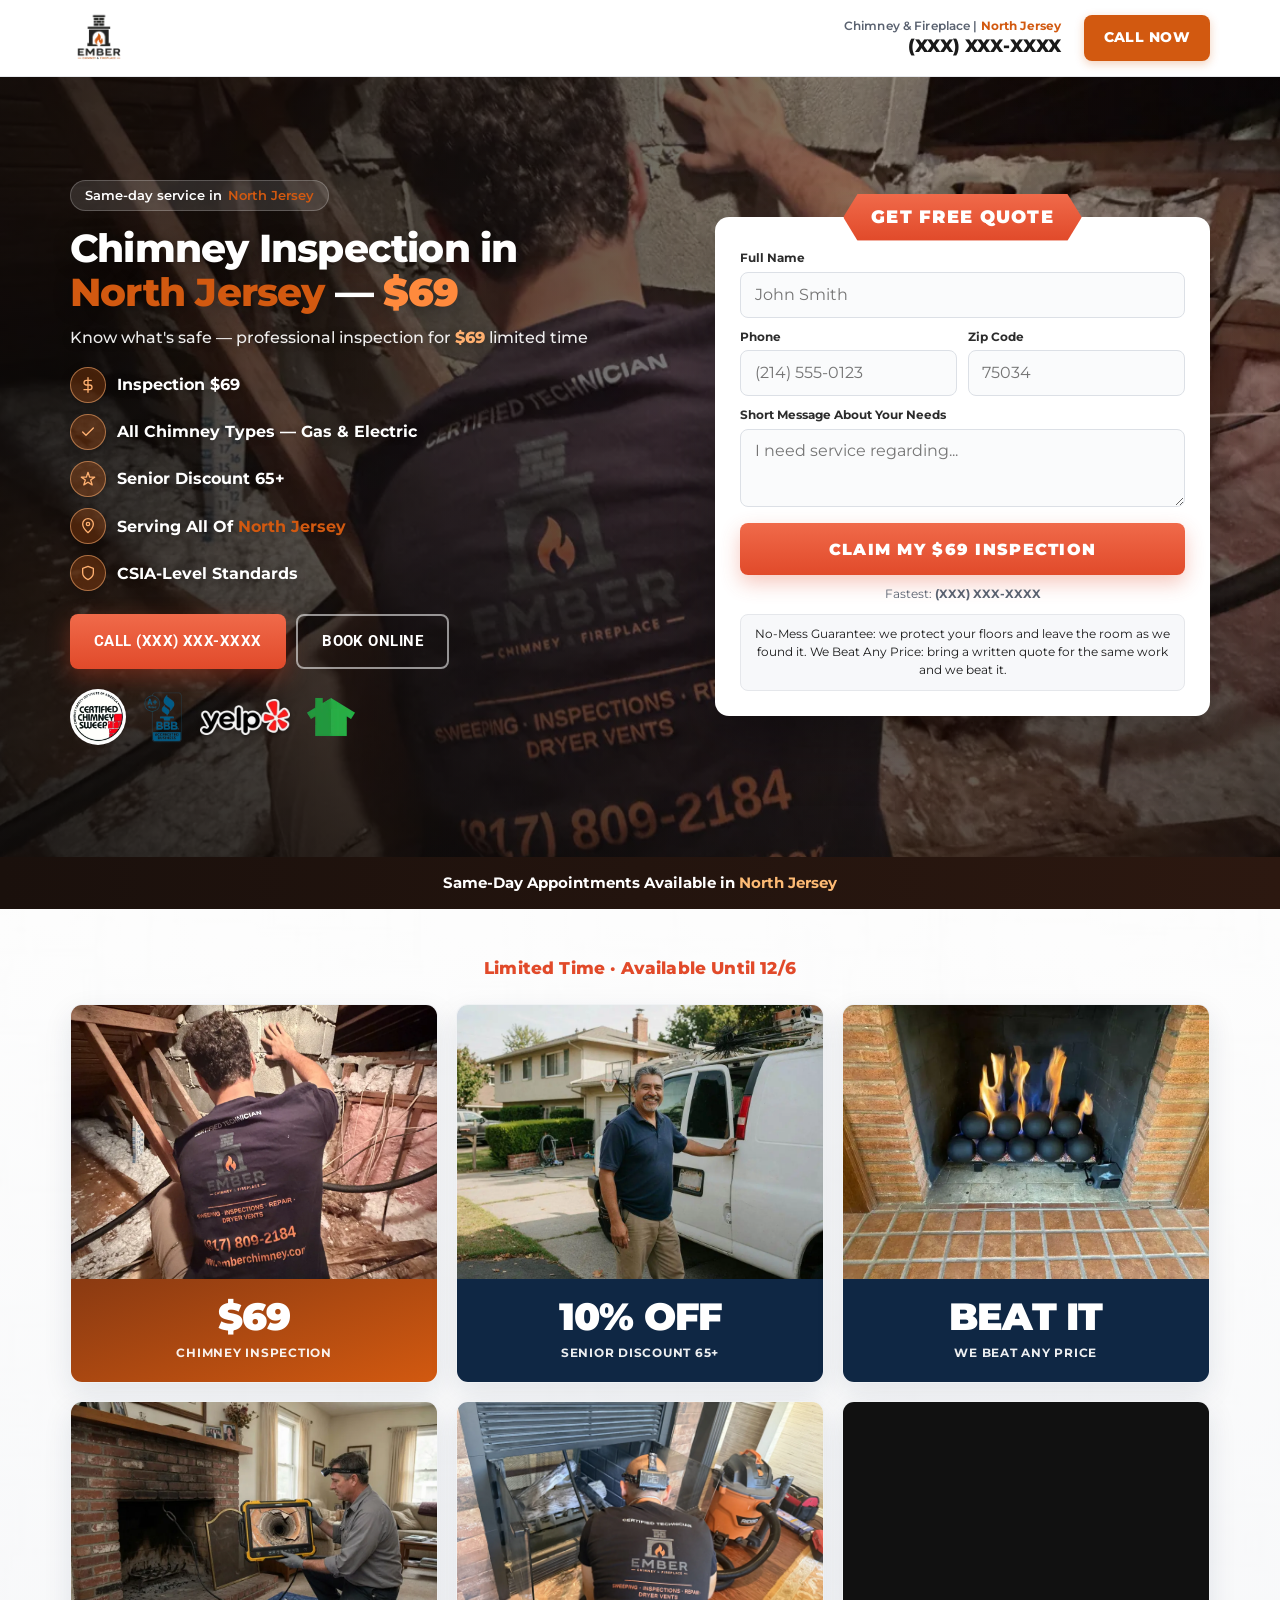
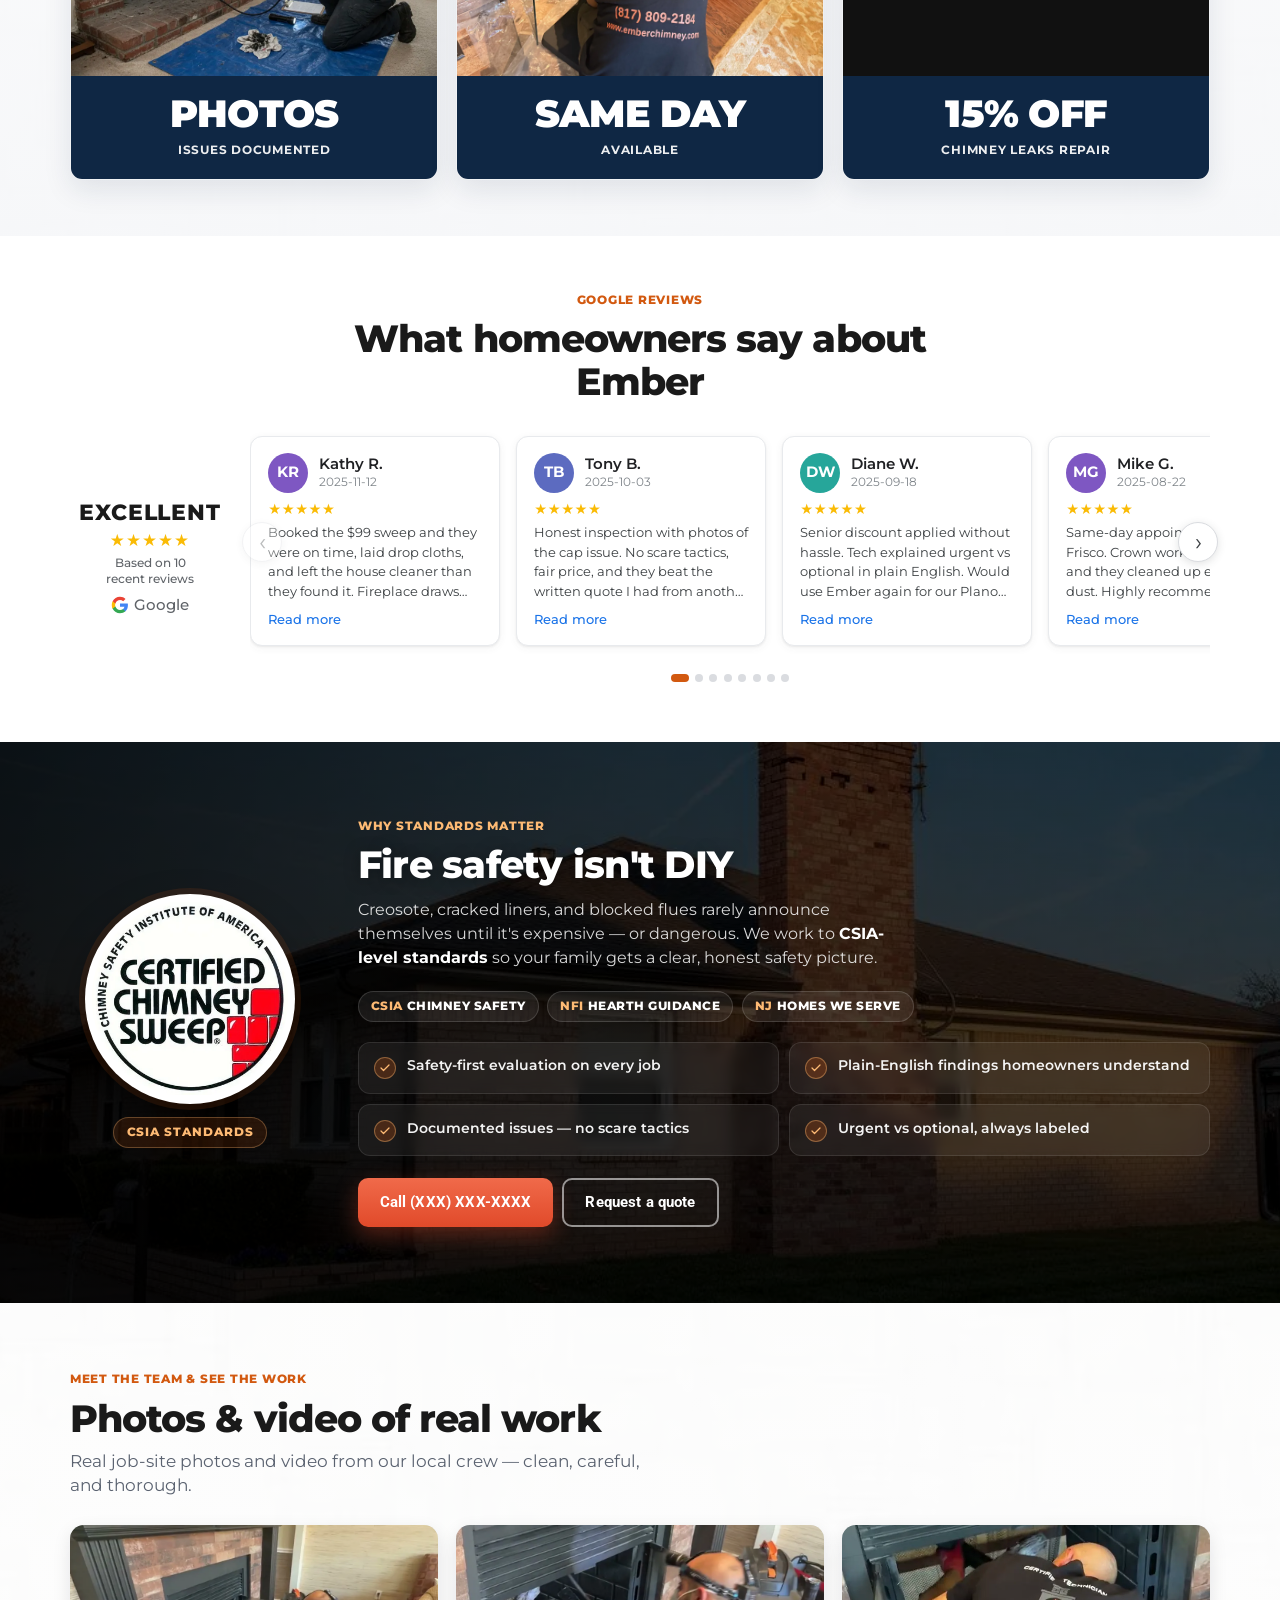
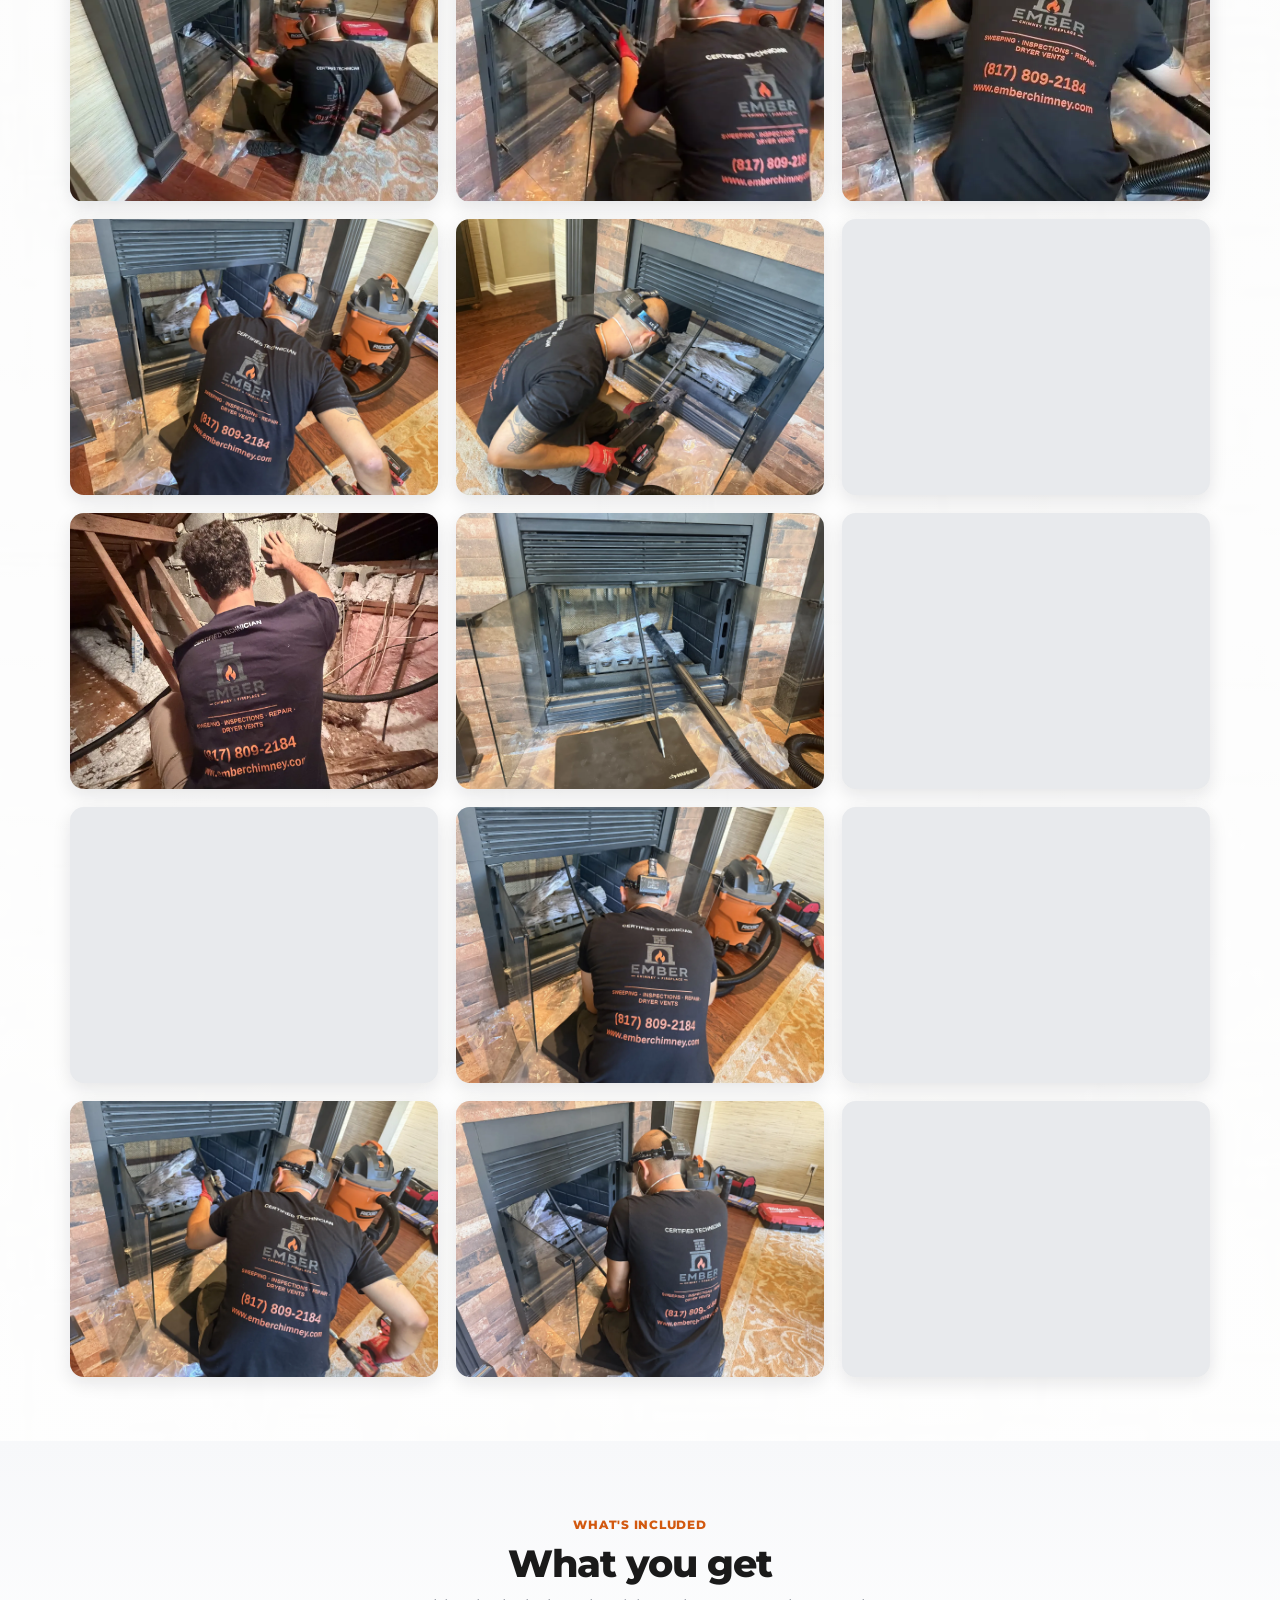
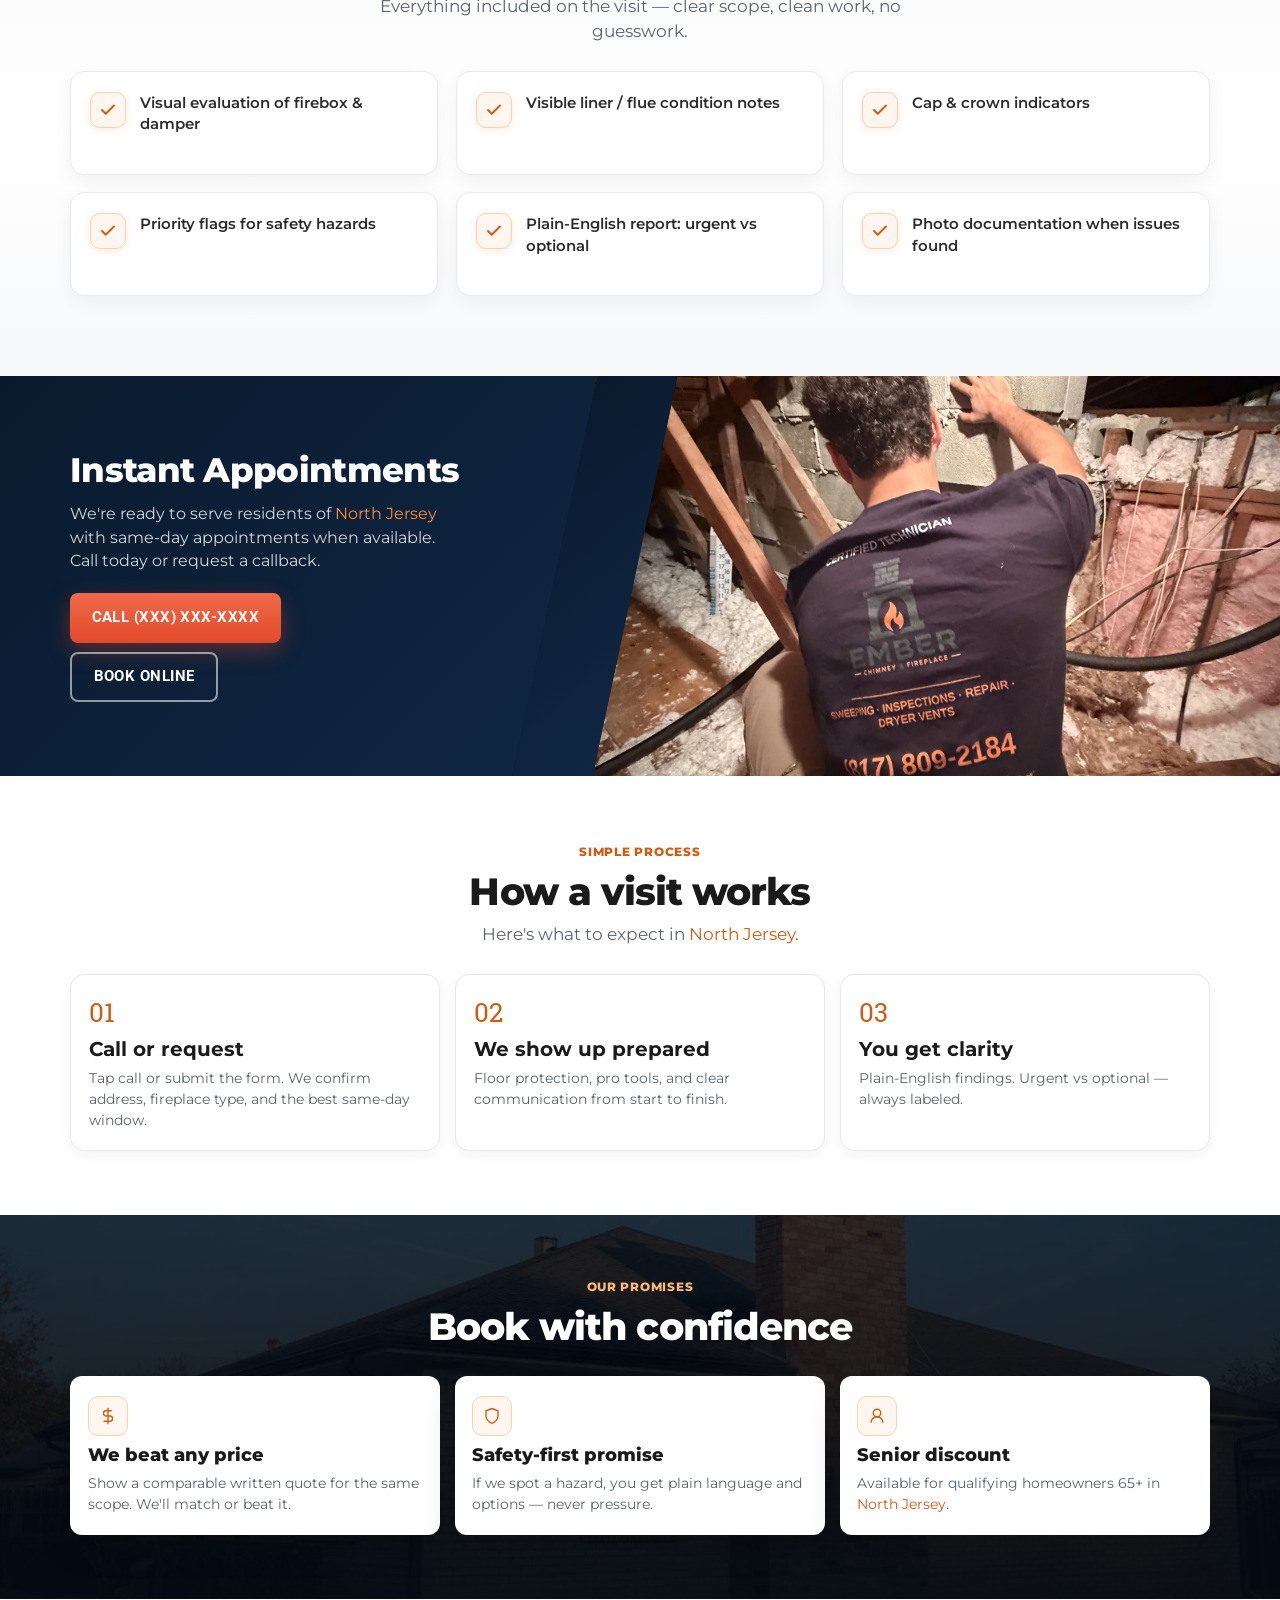
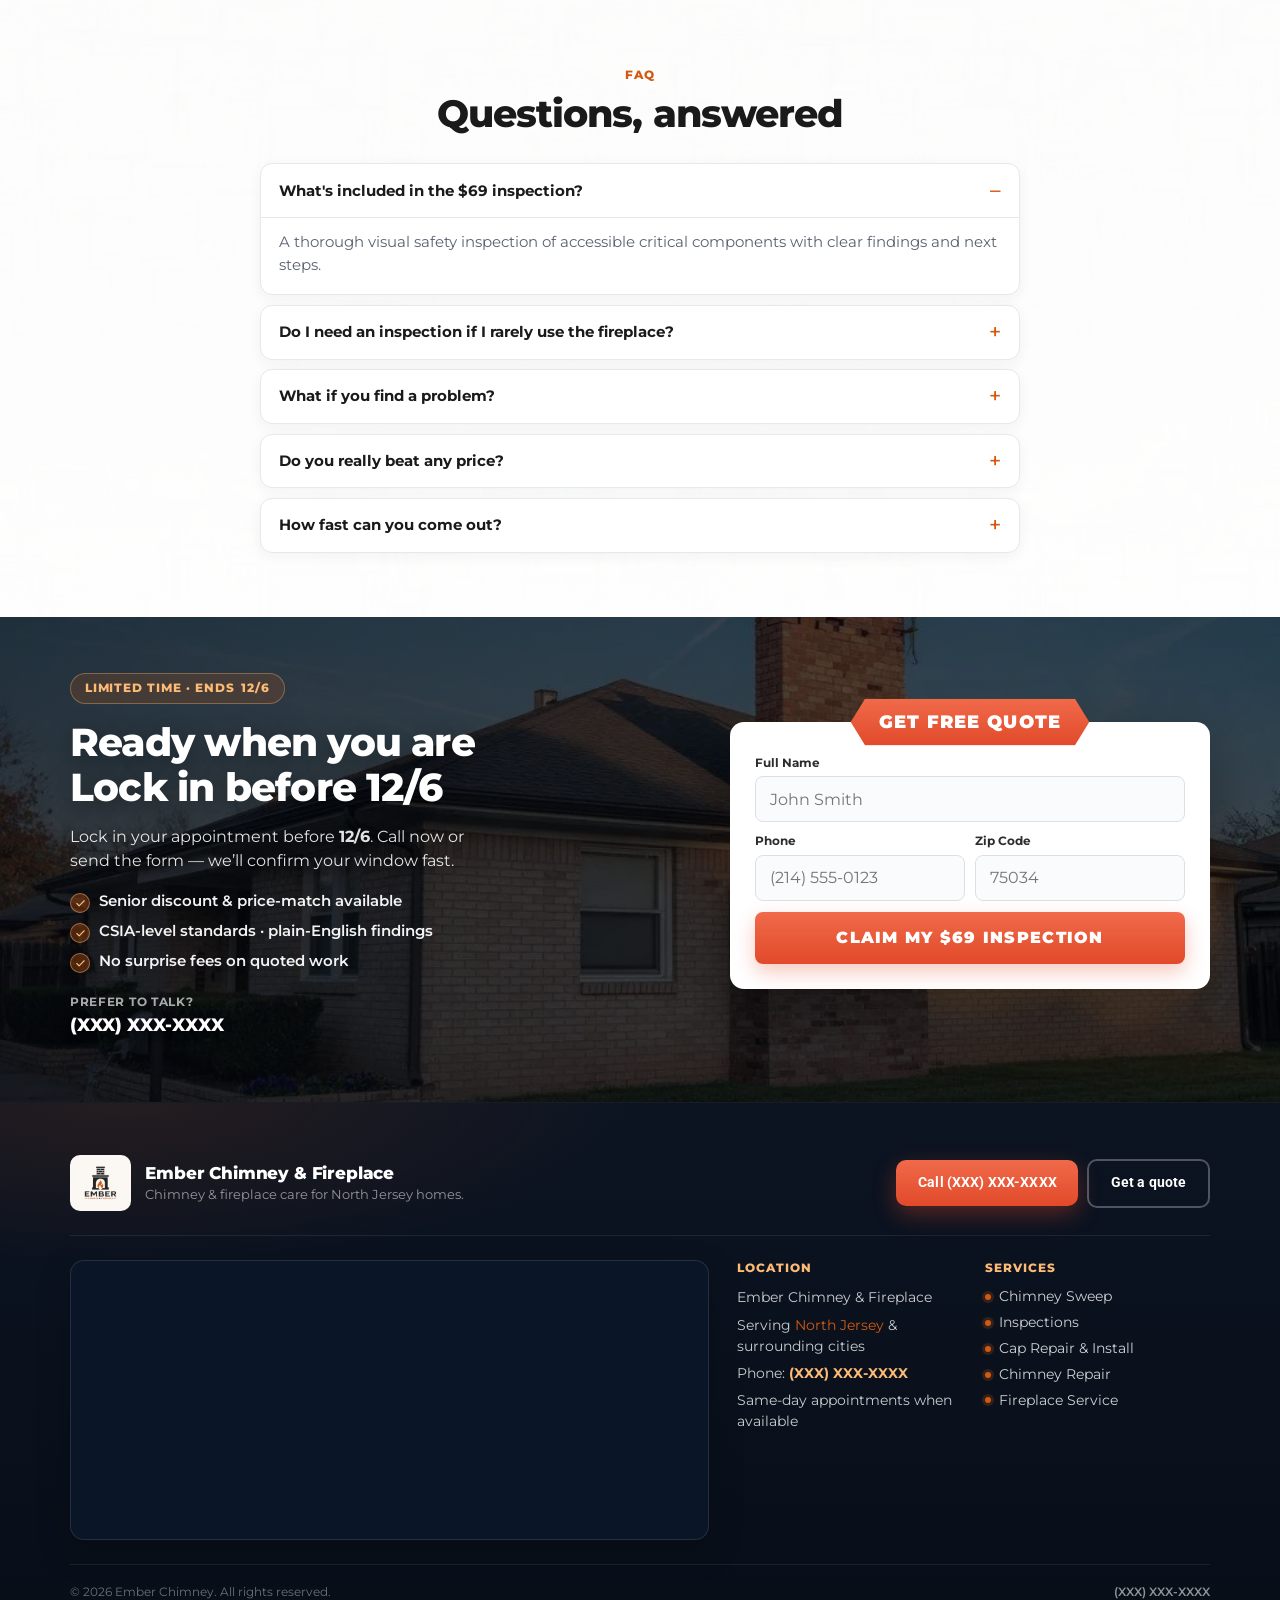
<file: nj/offer/chimney-inspection/index.html>
<!-- NJ_DISPLAY_NUMBER / NJ_TEL_HREF live in assets/js/lp.js — one-line swap -->
<!DOCTYPE html>
<html lang="en">
<head>
  <meta charset="utf-8">
  <meta name="viewport" content="width=device-width, initial-scale=1, viewport-fit=cover">
  <!-- Page 2/5 · chimney-inspection -->
  <title>Chimney Inspection in North Jersey | $69 Special | Ember Chimney</title>
  <meta name="description" content="Chimney Inspection in North Jersey. Safety inspection $69 limited time. CSIA standards, senior discount, price-match.">
  <meta name="robots" content="noindex, nofollow">
  <meta name="googlebot" content="noindex, nofollow">
  <meta name="theme-color" content="#0a1a2e">
  <meta name="format-detection" content="telephone=yes">
  <link rel="preconnect" href="https://fonts.googleapis.com">
  <link rel="preconnect" href="https://fonts.gstatic.com" crossorigin>
  <link href="https://fonts.googleapis.com/css2?family=Montserrat:wght@400;500;600;700;800&family=Roboto:wght@400;500;700&family=Roboto+Slab:wght@400;600;700&display=swap" rel="stylesheet">
  <link rel="stylesheet" href="../../../assets/css/lp.css?v=44">
  <!-- Google tag (gtag.js) -->
  <script async src="https://www.googletagmanager.com/gtag/js?id=AW-18337676973"></script>
  <script>
    window.dataLayer = window.dataLayer || [];
    function gtag(){dataLayer.push(arguments);}
    gtag('js', new Date());
    gtag('config', 'AW-18337676973');
  </script>
  <!-- CallRail: early load so gclid session is ready before numbers paint -->
  <link rel="preconnect" href="https://cdn.callrail.com" crossorigin>
  <link rel="dns-prefetch" href="https://cdn.callrail.com">
</head>
<body class="lp-canvas">
  <a class="skip-link" href="#book">Skip to quote form</a>

  <header class="site-header" data-header>
    <div class="wrap header-inner">
      <div class="brand">
        <img class="brand-logo" src="../../../assets/images/ember-logo.webp" alt="Ember Chimney &amp; Fireplace" width="200" height="56" decoding="async">
      </div>
      <div class="header-local">
        <span class="header-local-label">Chimney &amp; Fireplace | <span class="city">North Jersey</span></span>
        <a class="header-local-phone" href="tel:+1XXXXXXXXXX">(XXX) XXX-XXXX</a>
      </div>
      <a class="header-call" href="tel:+1XXXXXXXXXX">Call Now</a>
    </div>
  </header>

  <main>
    <section class="hero-atlas" aria-label="Hero">
      <div class="hero-atlas-bg" style="background-image:url('../../../assets/images/photos/job-attic-01.webp')"></div>
      <div class="wrap">
        <div class="hero-left">
          <div class="hero-badge" style="display:inline-flex;align-items:center;gap:.4rem;background:rgba(255,255,255,.12);border:1px solid rgba(255,255,255,.22);border-radius:999px;padding:.35rem .85rem;font-size:.82rem;font-weight:600;margin-bottom:1rem;color:#fff">
            Same-day service in <span class="city">North Jersey</span>
          </div>
          <h1 class="display h1" style="color:#fff;font-size:clamp(1.65rem,4vw,2.45rem);font-weight:800;line-height:1.12;margin:0 0 .65rem"><span class="svc">Chimney Inspection</span> in <span class="city">North Jersey</span> — <span class="h1-price">$69</span></h1>
          <p class="sub">Know what's safe — professional inspection for <em>$69</em> limited time</p>
          <ul class="hero-bullets">
            <li><span class="ico"><svg viewBox="0 0 24 24" fill="none" stroke="currentColor" stroke-width="2" stroke-linecap="round" stroke-linejoin="round" aria-hidden="true"><path d="M12 1v22"/><path d="M17 5H9.5a3.5 3.5 0 0 0 0 7h5a3.5 3.5 0 0 1 0 7H6"/></svg></span><span>Inspection $69</span></li>
            <li><span class="ico"><svg viewBox="0 0 24 24" fill="none" stroke="currentColor" stroke-width="2" stroke-linecap="round" stroke-linejoin="round" aria-hidden="true"><path d="M20 6 9 17l-5-5"/></svg></span><span>All Chimney Types — Gas &amp; Electric</span></li>
            <li><span class="ico"><svg viewBox="0 0 24 24" fill="none" stroke="currentColor" stroke-width="2" stroke-linecap="round" stroke-linejoin="round" aria-hidden="true"><path d="M12 2l2.4 7.2H22l-6 4.4 2.3 7.2L12 16.8 5.7 20.8 8 13.6 2 9.2h7.6z"/></svg></span><span>Senior Discount 65+</span></li>
            <li><span class="ico"><svg viewBox="0 0 24 24" fill="none" stroke="currentColor" stroke-width="2" stroke-linecap="round" stroke-linejoin="round" aria-hidden="true"><path d="M12 22s8-7 8-13a8 8 0 1 0-16 0c0 6 8 13 8 13z"/><circle cx="12" cy="9" r="2.5"/></svg></span><span>Serving All Of <span class="city">North Jersey</span></span></li>
            <li><span class="ico"><svg viewBox="0 0 24 24" fill="none" stroke="currentColor" stroke-width="2" stroke-linecap="round" stroke-linejoin="round" aria-hidden="true"><path d="M12 22s8-4 8-10V5l-8-3-8 3v7c0 6 8 10 8 10z"/></svg></span><span>CSIA-Level Standards</span></li>
          </ul>
          <div class="hero-actions">
            <a class="btn btn-coral btn-lg" href="tel:+1XXXXXXXXXX">Call (XXX) XXX-XXXX</a>
            <a class="btn btn-ghost btn-lg" href="#book">Book Online</a>
          </div>
          <div class="hero-mini-badges" aria-label="Trust badges">
            <img src="../../../assets/images/badges/CSIA-Badge.webp" alt="CSIA Certified Chimney Sweep" width="80" height="80" loading="lazy">
            <img src="../../../assets/images/badges/bbb.webp" alt="BBB Accredited Business" width="60" height="80" loading="lazy">
            <img src="../../../assets/images/badges/yelp-logo.webp" alt="Yelp" width="120" height="40" class="badge-yelp" loading="lazy">
            <img src="../../../assets/images/badges/nextdoor-logo.webp" alt="Nextdoor" width="48" height="48" class="badge-nextdoor" loading="lazy">
          </div>
        </div>

        <aside class="quote-card" id="book" aria-label="Get a free quote">
          <div class="quote-ribbon">Get Free Quote</div>
          <form data-lp-form data-service="chimney-inspection" action="#" method="post" novalidate>
            <div class="field">
              <label for="name">Full Name</label>
              <input id="name" name="name" type="text" autocomplete="name" placeholder="John Smith" required>
            </div>
            <div class="form-row two">
              <div class="field">
                <label for="phone">Phone</label>
                <input id="phone" name="phone" type="tel" autocomplete="tel" inputmode="tel" placeholder="(214) 555-0123" required>
              </div>
              <div class="field">
                <label for="zip">Zip Code</label>
                <input id="zip" name="zip" type="text" inputmode="numeric" autocomplete="postal-code" maxlength="10" placeholder="75034" required>
              </div>
            </div>
            <div class="field">
              <label for="msg">Short Message About Your Needs</label>
              <textarea id="msg" name="message" placeholder="I need service regarding..."></textarea>
            </div>
            <button class="btn-send" type="submit">Claim My $69 Inspection</button>
            <p class="form-status" role="status" aria-live="polite"></p>
            <p class="form-note" style="margin-top:.65rem;font-size:.78rem;color:var(--muted);text-align:center">Fastest: <a href="tel:+1XXXXXXXXXX"><strong>(XXX) XXX-XXXX</strong></a></p>
            <p class="ad-guarantee" style="margin:.7rem 0 0;padding:.65rem .75rem;font-size:.78rem;line-height:1.45;text-align:center;color:var(--ink);background:#f7f8fa;border:1px solid #e5e7eb;border-radius:8px">No-Mess Guarantee: we protect your floors and leave the room as we found it. We Beat Any Price: bring a written quote for the same work and we beat it.</p>
          </form>
        </aside>
      </div>
    </section>

    <div class="appt-band">
      <div class="wrap">
        Same-Day Appointments Available in <span class="city">North Jersey</span>
      </div>
    </div>

    <!-- Offers / discounts (Atlas-style) -->
    <section class="offers-atlas" id="offers">
      <div class="wrap">
        <p class="offers-date">Limited Time · Available Until <span data-offer-end>7/27</span></p>
                <div class="deal-grid">
          <article class="deal-card featured">
            <a class="deal-link" href="#book">
              <div class="deal-photo">
                <img src="../../../assets/images/photos/job-attic-01.webp" alt="Professional chimney inspection" width="640" height="480" loading="lazy" decoding="async">
              </div>
              <div class="deal-body">
                <div class="deal-amount">$69</div>
                <div class="deal-label">Chimney Inspection</div>
              </div>
            </a>
          </article>
          <article class="deal-card">
            <a class="deal-link" href="tel:+1XXXXXXXXXX">
              <div class="deal-photo">
                <img src="../../../assets/images/photos/owner-local.webp" alt="Senior Discount 65+" width="640" height="480" loading="lazy" decoding="async">
              </div>
              <div class="deal-body">
                <div class="deal-amount">10% OFF</div>
                <div class="deal-label">Senior Discount 65+</div>
              </div>
            </a>
          </article>
          <article class="deal-card">
            <a class="deal-link" href="tel:+1XXXXXXXXXX">
              <div class="deal-photo">
                <img src="../../../assets/images/photos/deal-job.webp" alt="Price match — we beat any price" width="640" height="480" loading="lazy" decoding="async">
              </div>
              <div class="deal-body">
                <div class="deal-amount">BEAT IT</div>
                <div class="deal-label">We Beat Any Price</div>
              </div>
            </a>
          </article>
          <article class="deal-card">
            <a class="deal-link" href="#book">
              <div class="deal-photo">
                <img src="../../../assets/images/photos/gen-inspection.webp" alt="Photo-documented inspection findings" width="640" height="480" loading="lazy" decoding="async">
              </div>
              <div class="deal-body">
                <div class="deal-amount">PHOTOS</div>
                <div class="deal-label">Issues Documented</div>
              </div>
            </a>
          </article>
          <article class="deal-card">
            <a class="deal-link" href="tel:+1XXXXXXXXXX">
              <div class="deal-photo">
                <img src="../../../assets/images/photos/job-sweep-shirt.webp" alt="Same-day appointments available" width="640" height="480" loading="lazy" decoding="async">
              </div>
              <div class="deal-body">
                <div class="deal-amount">SAME DAY</div>
                <div class="deal-label">Available</div>
              </div>
            </a>
          </article>
          <article class="deal-card">
            <a class="deal-link" href="#book">
              <div class="deal-photo">
                <img src="../../../assets/images/photos/crown-repair-offer.webp" alt="15% off Chimney Leaks Repair" width="640" height="480" loading="lazy" decoding="async">
              </div>
              <div class="deal-body">
                <div class="deal-amount">15% OFF</div>
                <div class="deal-label">Chimney Leaks Repair</div>
              </div>
            </a>
          </article>
        </div>
      </div>
    </section>
    <!-- Google reviews slider -->
    <section class="reviews-atlas" id="reviews">
      <div class="wrap">
        <div class="section-head center">
          <div class="eyebrow">Google reviews</div>
          <h2 class="display h2">What homeowners say about Ember</h2>
        </div>
        <div class="google-reviews-slider" data-reviews-slider>
          <div class="google-excellent">
            <div class="ge-label">Excellent</div>
            <div class="ge-stars" aria-label="5 out of 5 stars">★★★★★</div>
            <div class="ge-based">Based on 10<br>recent reviews</div>
            <div class="ge-google">
              <svg viewBox="0 0 24 24" aria-hidden="true"><path fill="#4285F4" d="M22.56 12.25c0-.78-.07-1.53-.2-2.25H12v4.26h5.92c-.26 1.37-1.04 2.53-2.21 3.31v2.77h3.57c2.08-1.92 3.28-4.74 3.28-8.09z"/><path fill="#34A853" d="M12 23c2.97 0 5.46-.98 7.28-2.66l-3.57-2.77c-.98.66-2.23 1.06-3.71 1.06-2.86 0-5.29-1.93-6.16-4.53H2.18v2.84C3.99 20.53 7.7 23 12 23z"/><path fill="#FBBC05" d="M5.84 14.09c-.22-.66-.35-1.36-.35-2.09s.13-1.43.35-2.09V7.07H2.18C1.43 8.55 1 10.22 1 12s.43 3.45 1.18 4.93l2.85-2.22.81-.62z"/><path fill="#EA4335" d="M12 5.38c1.62 0 3.06.56 4.21 1.64l3.15-3.15C17.45 2.09 14.97 1 12 1 7.7 1 3.99 3.47 2.18 7.07l3.66 2.84c.87-2.6 3.3-4.53 6.16-4.53z"/></svg>
              Google
            </div>
          </div>
          <div class="g-slider-viewport">
            <button type="button" class="g-slider-btn g-slider-prev" data-slider-prev aria-label="Previous reviews">‹</button>
            <div class="google-reviews-track" data-slider-track>
          <article class="g-review-card" role="group" aria-label="Review by Kathy R.">
            <div class="g-review-top">
              <div class="g-review-avatar c1" aria-hidden="true">KR</div>
              <div class="g-review-meta">
                <strong>Kathy R.</strong>
                <time datetime="2025-11-12">2025-11-12</time>
              </div>
            </div>
            <div class="g-review-stars" aria-label="5 stars">★★★★★</div>
            <blockquote>Booked the $99 sweep and they were on time, laid drop cloths, and left the house cleaner than they found it. Fireplace draws great now.</blockquote>
            <button type="button" class="g-review-more" data-review-more>Read more</button>
          </article>
          <article class="g-review-card" role="group" aria-label="Review by Tony B.">
            <div class="g-review-top">
              <div class="g-review-avatar c2" aria-hidden="true">TB</div>
              <div class="g-review-meta">
                <strong>Tony B.</strong>
                <time datetime="2025-10-03">2025-10-03</time>
              </div>
            </div>
            <div class="g-review-stars" aria-label="5 stars">★★★★★</div>
            <blockquote>Honest inspection with photos of the cap issue. No scare tactics, fair price, and they beat the written quote I had from another company.</blockquote>
            <button type="button" class="g-review-more" data-review-more>Read more</button>
          </article>
          <article class="g-review-card" role="group" aria-label="Review by Diane W.">
            <div class="g-review-top">
              <div class="g-review-avatar c3" aria-hidden="true">DW</div>
              <div class="g-review-meta">
                <strong>Diane W.</strong>
                <time datetime="2025-09-18">2025-09-18</time>
              </div>
            </div>
            <div class="g-review-stars" aria-label="5 stars">★★★★★</div>
            <blockquote>Senior discount applied without hassle. Tech explained urgent vs optional in plain English. Would use Ember again for our Plano home.</blockquote>
            <button type="button" class="g-review-more" data-review-more>Read more</button>
          </article>
          <article class="g-review-card" role="group" aria-label="Review by Mike G.">
            <div class="g-review-top">
              <div class="g-review-avatar c1" aria-hidden="true">MG</div>
              <div class="g-review-meta">
                <strong>Mike G.</strong>
                <time datetime="2025-08-22">2025-08-22</time>
              </div>
            </div>
            <div class="g-review-stars" aria-label="5 stars">★★★★★</div>
            <blockquote>Same-day appointment in Frisco. Crown work looks solid and they cleaned up every bit of dust. Highly recommend.</blockquote>
            <button type="button" class="g-review-more" data-review-more>Read more</button>
          </article>
          <article class="g-review-card" role="group" aria-label="Review by Jennifer S.">
            <div class="g-review-top">
              <div class="g-review-avatar c2" aria-hidden="true">JS</div>
              <div class="g-review-meta">
                <strong>Jennifer S.</strong>
                <time datetime="2025-08-05">2025-08-05</time>
              </div>
            </div>
            <div class="g-review-stars" aria-label="5 stars">★★★★★</div>
            <blockquote>Had animals in the flue — new cap install was quick and the price matched what they quoted on the phone. Professional crew.</blockquote>
            <button type="button" class="g-review-more" data-review-more>Read more</button>
          </article>
          <article class="g-review-card" role="group" aria-label="Review by Chris P.">
            <div class="g-review-top">
              <div class="g-review-avatar c3" aria-hidden="true">CP</div>
              <div class="g-review-meta">
                <strong>Chris P.</strong>
                <time datetime="2025-07-19">2025-07-19</time>
              </div>
            </div>
            <div class="g-review-stars" aria-label="5 stars">★★★★★</div>
            <blockquote>Gas fireplace was acting up. They diagnosed it on site, fixed it same visit, and walked me through maintenance tips.</blockquote>
            <button type="button" class="g-review-more" data-review-more>Read more</button>
          </article>
          <article class="g-review-card" role="group" aria-label="Review by Amy M.">
            <div class="g-review-top">
              <div class="g-review-avatar c1" aria-hidden="true">AM</div>
              <div class="g-review-meta">
                <strong>Amy M.</strong>
                <time datetime="2025-06-28">2025-06-28</time>
              </div>
            </div>
            <div class="g-review-stars" aria-label="5 stars">★★★★★</div>
            <blockquote>Used Ember for chimney repair after a storm. Clear options, no pressure, and the price-match promise was real.</blockquote>
            <button type="button" class="g-review-more" data-review-more>Read more</button>
          </article>
          <article class="g-review-card" role="group" aria-label="Review by Ron H.">
            <div class="g-review-top">
              <div class="g-review-avatar c2" aria-hidden="true">RH</div>
              <div class="g-review-meta">
                <strong>Ron H.</strong>
                <time datetime="2025-06-02">2025-06-02</time>
              </div>
            </div>
            <div class="g-review-stars" aria-label="5 stars">★★★★★</div>
            <blockquote>Inspection was thorough. Got photos of liner wear and a written plan. Felt like a neighbor helping, not a sales pitch.</blockquote>
            <button type="button" class="g-review-more" data-review-more>Read more</button>
          </article>
          <article class="g-review-card" role="group" aria-label="Review by Lisa C.">
            <div class="g-review-top">
              <div class="g-review-avatar c3" aria-hidden="true">LC</div>
              <div class="g-review-meta">
                <strong>Lisa C.</strong>
                <time datetime="2025-05-14">2025-05-14</time>
              </div>
            </div>
            <div class="g-review-stars" aria-label="5 stars">★★★★★</div>
            <blockquote>Called for a sweep before winter. On time, respectful of our floors, and the $99 special was exactly as advertised.</blockquote>
            <button type="button" class="g-review-more" data-review-more>Read more</button>
          </article>
          <article class="g-review-card" role="group" aria-label="Review by Brian D.">
            <div class="g-review-top">
              <div class="g-review-avatar c1" aria-hidden="true">BD</div>
              <div class="g-review-meta">
                <strong>Brian D.</strong>
                <time datetime="2025-04-30">2025-04-30</time>
              </div>
            </div>
            <div class="g-review-stars" aria-label="5 stars">★★★★★</div>
            <blockquote>McKinney homeowner here — great communication from booking to finish. Will call them for the next inspection too.</blockquote>
            <button type="button" class="g-review-more" data-review-more>Read more</button>
          </article>
            </div>
            <button type="button" class="g-slider-btn g-slider-next" data-slider-next aria-label="Next reviews">›</button>
          </div>
          <div class="g-slider-dots" data-slider-dots aria-hidden="true"></div>
        </div>
      </div>
    </section>


    <!-- CSIA emphasis -->
    <section class="csia-emphasis" id="csia">
      <div class="csia-emphasis-bg" style="background-image:url('../../../assets/images/photos/hero-chimney-home.webp?v=2')" aria-hidden="true"></div>
      <div class="wrap">
        <div class="csia-seal-wrap">
          <div class="csia-seal-ring">
            <img src="../../../assets/images/badges/CSIA-Badge.webp" alt="CSIA Certified Chimney Sweep" width="200" height="200" loading="lazy" decoding="async">
          </div>
          <span class="csia-seal-tag">CSIA standards</span>
        </div>
        <div class="csia-copy">
          <div class="eyebrow">Why standards matter</div>
          <h2>Fire safety isn't DIY</h2>
          <p>Creosote, cracked liners, and blocked flues rarely announce themselves until it's expensive — or dangerous. We work to <strong>CSIA-level standards</strong> so your family gets a clear, honest safety picture.</p>
          <div class="csia-meta">
            <span class="csia-chip"><strong>CSIA</strong> chimney safety</span>
            <span class="csia-chip"><strong>NFI</strong> hearth guidance</span>
            <span class="csia-chip"><strong>NJ</strong> homes we serve</span>
          </div>
          <ul class="csia-points">
            <li>Safety-first evaluation on every job</li>
            <li>Plain-English findings homeowners understand</li>
            <li>Documented issues — no scare tactics</li>
            <li>Urgent vs optional, always labeled</li>
          </ul>
          <div class="csia-actions">
            <a class="btn btn-coral" href="tel:+1XXXXXXXXXX">Call (XXX) XXX-XXXX</a>
            <a class="btn btn-ghost" href="#book">Request a quote</a>
          </div>
        </div>
      </div>
    </section>


    <!-- Work photos -->
    <section class="section section-tint" id="story">
      <div class="wrap">
        <div class="section-head">
          <div class="eyebrow">Meet the team &amp; see the work</div>
          <h2 class="display h2">Photos &amp; video of real work</h2>
          <p class="lead">Real job-site photos and video from our local crew — clean, careful, and thorough.</p>
        </div>
        <div class="work-grid">
          <figure class="work-shot">
            <video data-work-video muted loop playsinline preload="none" poster="../../../assets/images/photos/job-vid-wide.webp" aria-label="Ember technician sweeping a living-room fireplace">
              <source src="../../../assets/videos/job-sweep-wide.mp4" type="video/mp4">
            </video>
          </figure>
          <figure class="work-shot">
            <video data-work-video muted loop playsinline preload="none" poster="../../../assets/images/photos/job-vid-action.webp" aria-label="Ember technician vacuuming a fireplace with a headlamp">
              <source src="../../../assets/videos/job-sweep-action.mp4" type="video/mp4">
            </video>
          </figure>
          <figure class="work-shot">
            <video data-work-video muted loop playsinline preload="none" poster="../../../assets/images/photos/job-vid-close.webp" aria-label="Ember technician working inside a fireplace">
              <source src="../../../assets/videos/job-sweep-close.mp4" type="video/mp4">
            </video>
          </figure>
          <figure class="work-shot">
            <img src="../../../assets/images/photos/job-sweep-branded.webp" alt="Certified Ember technician servicing a fireplace" width="1600" height="1200" loading="lazy" decoding="async">
          </figure>
          <figure class="work-shot">
            <img src="../../../assets/images/photos/job-sweep-side.webp" alt="Ember technician sweeping a gas fireplace from the side" width="1600" height="1200" loading="lazy" decoding="async">
          </figure>
          <figure class="work-shot">
            <img src="../../../assets/images/photos/job-sweep-portrait.webp" alt="Ember technician vacuuming a fireplace" width="1200" height="1600" loading="lazy" decoding="async">
          </figure>
          <figure class="work-shot">
            <img src="../../../assets/images/photos/job-attic-01.webp" alt="Ember technician inspecting a chimney chase in the attic" width="1200" height="1600" loading="lazy" decoding="async">
          </figure>
          <figure class="work-shot">
            <img src="../../../assets/images/photos/job-sweep-tools.webp" alt="Fireplace opened for a professional sweep with drop cloths down" width="1600" height="1200" loading="lazy" decoding="async">
          </figure>
          <figure class="work-shot">
            <img src="../../../assets/images/photos/job-sweep-action.webp" alt="Ember technician cleaning gas logs during a fireplace sweep" width="1600" height="1200" loading="lazy" decoding="async">
          </figure>
          <figure class="work-shot">
            <img src="../../../assets/images/photos/job-sweep-kneel.webp" alt="Ember certified technician kneeling at a fireplace" width="1600" height="1200" loading="lazy" decoding="async">
          </figure>
          <figure class="work-shot">
            <img src="../../../assets/images/photos/job-sweep-shirt.webp" alt="Ember Chimney certified technician on a fireplace job" width="1600" height="1200" loading="lazy" decoding="async">
          </figure>
          <figure class="work-shot">
            <img src="../../../assets/images/photos/job-sweep-vacuum.webp" alt="Ember technician vacuuming a fireplace flue" width="1600" height="1200" loading="lazy" decoding="async">
          </figure>
          <figure class="work-shot">
            <img src="../../../assets/images/photos/job-sweep-drill.webp" alt="Ember technician servicing a fireplace with pro tools" width="1600" height="1200" loading="lazy" decoding="async">
          </figure>
          <figure class="work-shot">
            <img src="../../../assets/images/photos/job-sweep-wand.webp" alt="Ember technician using a vacuum wand in a fireplace" width="1600" height="1200" loading="lazy" decoding="async">
          </figure>
          <figure class="work-shot">
            <img src="../../../assets/images/photos/job-attic-02.webp" alt="Ember technician checking masonry in an attic chimney" width="1200" height="1600" loading="lazy" decoding="async">
          </figure>
        </div>
      </div>
    </section>

    <!-- What's included (page-specific) -->
    <section class="section" id="included">
      <div class="wrap">
        <div class="section-head center">
          <div class="eyebrow">What's included</div>
          <h2 class="display h2">What you get</h2>
          <p class="lead">Everything included on the visit — clear scope, clean work, no guesswork.</p>
        </div>
        <ul class="included-list">
            <li>Visual evaluation of firebox &amp; damper</li>
            <li>Visible liner / flue condition notes</li>
            <li>Cap &amp; crown indicators</li>
            <li>Priority flags for safety hazards</li>
            <li>Plain-English report: urgent vs optional</li>
            <li>Photo documentation when issues found</li>
        </ul>
      </div>
    </section>

    <!-- Instant appointments split -->
    <section class="split-cta" aria-label="Book now">
      <div class="split-cta-copy">
        <h2>Instant Appointments</h2>
        <p>We're ready to serve residents of <span class="city">North Jersey</span> with same-day appointments when available. Call today or request a callback.</p>
        <div class="split-cta-actions">
          <a class="btn btn-coral" href="tel:+1XXXXXXXXXX">Call (XXX) XXX-XXXX</a>
          <a class="btn btn-ghost" href="#book">Book Online</a>
        </div>
      </div>
      <div class="split-cta-media" style="background-image:url('../../../assets/images/photos/job-attic-01.webp')" role="img" aria-label="Ember technician inspecting a chimney"></div>
    </section>

    <!-- How it works -->
    <section class="section" id="how">
      <div class="wrap">
        <div class="section-head center">
          <div class="eyebrow">Simple process</div>
          <h2 class="display h2">How a visit works</h2>
          <p class="lead">Here's what to expect in <span class="city">North Jersey</span>.</p>
        </div>
        <div class="process">
          <article class="step">
            <h3 class="h3">Call or request</h3>
            <p>Tap call or submit the form. We confirm address, fireplace type, and the best same-day window.</p>
          </article>
          <article class="step">
            <h3 class="h3">We show up prepared</h3>
            <p>Floor protection, pro tools, and clear communication from start to finish.</p>
          </article>
          <article class="step">
            <h3 class="h3">You get clarity</h3>
            <p>Plain-English findings. Urgent vs optional — always labeled.</p>
          </article>
        </div>
      </div>
    </section>

    <!-- Guarantees / promises -->
    <section class="promises-band" id="guarantees">
      <div class="promises-band-bg" style="background-image:url('../../../assets/images/photos/hero-chimney-home.webp')" aria-hidden="true"></div>
      <div class="wrap">
        <div class="section-head center">
          <div class="eyebrow">Our promises</div>
          <h2 class="display h2">Book with confidence</h2>
        </div>
        <div class="guarantee-grid">
          <article class="g-card hot">
            <div class="g-icon" aria-hidden="true"><svg viewBox="0 0 24 24" fill="none" stroke="currentColor" stroke-width="1.8"><path d="M12 1v22"/><path d="M17 5H9.5a3.5 3.5 0 0 0 0 7h5a3.5 3.5 0 0 1 0 7H6"/></svg></div>
            <h3>We beat any price</h3>
            <p>Show a comparable written quote for the same scope. We'll match or beat it.</p>
          </article>
          <article class="g-card">
            <div class="g-icon" aria-hidden="true"><svg viewBox="0 0 24 24" fill="none" stroke="currentColor" stroke-width="1.8"><path d="M12 22s8-4 8-10V5l-8-3-8 3v7c0 6 8 10 8 10z"/></svg></div>
            <h3>Safety-first promise</h3>
            <p>If we spot a hazard, you get plain language and options — never pressure.</p>
          </article>
          <article class="g-card">
            <div class="g-icon" aria-hidden="true"><svg viewBox="0 0 24 24" fill="none" stroke="currentColor" stroke-width="1.8"><circle cx="12" cy="8" r="5"/><path d="M20 21a8 8 0 1 0-16 0"/></svg></div>
            <h3>Senior discount</h3>
            <p>Available for qualifying homeowners 65+ in <span class="city">North Jersey</span>.</p>
          </article>
        </div>
      </div>
    </section>

    <!-- FAQ page-specific -->
    <section class="section section-tint" id="faq">
      <div class="wrap-narrow">
        <div class="section-head center">
          <div class="eyebrow">FAQ</div>
          <h2 class="display h2">Questions, answered</h2>
        </div>
        <div class="faq-list">
          <details class="faq-item" open>
            <summary>What's included in the $69 inspection?</summary>
            <div class="faq-a">A thorough visual safety inspection of accessible critical components with clear findings and next steps.</div>
          </details>
          <details class="faq-item">
            <summary>Do I need an inspection if I rarely use the fireplace?</summary>
            <div class="faq-a">Yes. Animals, weather, and age still affect the system. Annual inspection is industry guidance.</div>
          </details>
          <details class="faq-item">
            <summary>What if you find a problem?</summary>
            <div class="faq-a">You'll get plain-English options and photos when useful. Nothing extra without your approval.</div>
          </details>
          <details class="faq-item">
            <summary>Do you really beat any price?</summary>
            <div class="faq-a">Yes — on like-for-like written quotes for the same scope.</div>
          </details>
          <details class="faq-item">
            <summary>How fast can you come out?</summary>
            <div class="faq-a">Same-day when available. Call <a href="tel:+1XXXXXXXXXX">(XXX) XXX-XXXX</a>.</div>
          </details>
        </div>
      </div>
    </section>

    <!-- Bottom form -->
    <section class="bottom-form" id="contact">
      <div class="bottom-form-bg" style="background-image:url('../../../assets/images/photos/hero-chimney-home.webp')"></div>
      <div class="wrap">
                <div class="bottom-form-msg">
          <div class="bf-eyebrow">Limited time · Ends <span data-offer-end>7/27</span></div>
          <h2>Ready when you are<br>Lock in before <span data-offer-end>7/27</span></h2>
          <p class="bf-lead">Lock in your appointment before <strong class="bf-date" data-offer-end>7/27</strong>. Call now or send the form — we’ll confirm your window fast.</p>
          <ul class="bf-points">
            <li>Senior discount &amp; price-match available</li>
            <li>CSIA-level standards · plain-English findings</li>
            <li>No surprise fees on quoted work</li>
          </ul>
          <div>
            <span class="bf-phone-label">Prefer to talk?</span>
            <a class="bf-phone" href="tel:+1XXXXXXXXXX">(XXX) XXX-XXXX</a>
          </div>
        </div>
        <aside class="quote-card" aria-label="Request a callback">
          <div class="quote-ribbon">Get Free Quote</div>
          <form data-lp-form data-service="chimney-inspection" action="#" method="post" novalidate>
            <div class="field">
              <label for="name2">Full Name</label>
              <input id="name2" name="name" type="text" autocomplete="name" placeholder="John Smith" required>
            </div>
            <div class="form-row two">
              <div class="field">
                <label for="phone2">Phone</label>
                <input id="phone2" name="phone" type="tel" autocomplete="tel" inputmode="tel" placeholder="(214) 555-0123" required>
              </div>
              <div class="field">
                <label for="zip2">Zip Code</label>
                <input id="zip2" name="zip" type="text" inputmode="numeric" autocomplete="postal-code" maxlength="10" placeholder="75034" required>
              </div>
            </div>
            <button class="btn-send" type="submit">Claim My $69 Inspection</button>
            <p class="form-status" role="status" aria-live="polite"></p>
          </form>
        </aside>
      </div>
    </section>
  </main>

  <footer class="site-footer">
    <div class="wrap">
      <div class="footer-top">
        <div class="footer-brand">
          <img src="../../../assets/images/ember-logo.webp" alt="Ember Chimney &amp; Fireplace" width="144" height="144" loading="lazy" decoding="async">
          <div class="footer-brand-text">
            <strong>Ember Chimney &amp; Fireplace</strong>
            <span>Chimney &amp; fireplace care for North Jersey homes.</span>
          </div>
        </div>
        <div class="footer-top-cta">
          <a class="btn btn-coral" href="tel:+1XXXXXXXXXX">Call (XXX) XXX-XXXX</a>
          <a class="btn btn-ghost" href="#book">Get a quote</a>
        </div>
      </div>

      <div class="footer-main">
        <div class="footer-map">
          <iframe
            src="https://www.google.com/maps/embed?pb=!1m18!1m12!1m3!1d3350.4753144337756!2d-97.15533839999999!3d32.8855991!2m3!1f0!2f0!3f0!3m2!1i1024!2i768!4f13.1!3m3!1m2!1s0x864dd5424c57b88f%3A0x57c02e2ee402b0b0!2sEmber%20Chimney%20%26%20Fireplace!5e0!3m2!1sen!2sus!4v1785283434606!5m2!1sen!2sus"
            title="Ember Chimney &amp; Fireplace on Google Maps"
            loading="lazy"
            referrerpolicy="strict-origin-when-cross-origin"
            allowfullscreen=""
          ></iframe>
        </div>
        <div class="footer-side">
          <div class="footer-block">
            <h3>Location</h3>
            <p class="footer-line">Ember Chimney &amp; Fireplace</p>
            <p class="footer-line">Serving <span class="city">North Jersey</span> &amp; surrounding cities</p>
            <p class="footer-line">Phone: <a href="tel:+1XXXXXXXXXX">(XXX) XXX-XXXX</a></p>
            <p class="footer-line">Same-day appointments when available</p>
          </div>
          <div class="footer-block">
            <h3>Services</h3>
            <ul class="footer-services">
              <li>Chimney Sweep</li>
              <li>Inspections</li>
              <li>Cap Repair &amp; Install</li>
              <li>Chimney Repair</li>
              <li>Fireplace Service</li>
            </ul>
          </div>
        </div>
      </div>

      <div class="footer-meta">
        <span>&copy; <span data-year>2026</span> Ember Chimney. All rights reserved.</span>
        <a href="tel:+1XXXXXXXXXX">(XXX) XXX-XXXX</a>
      </div>
    </div>
  </footer>

<div class="sticky-bar" role="region" aria-label="Quick contact">
    <div class="sticky-inner">
      <a class="btn btn-outline" href="#book">Get $69 Offer</a>
      <a class="btn btn-coral" href="tel:+1XXXXXXXXXX">Call Now</a>
    </div>
  </div>


  <script>
  (function(){
    var GEO = {
      "1022374":"Ridgewood","1022131":"Franklin Lakes","1022491":"Wyckoff",
      "1022437":"Tenafly","1022365":"Ramsey","1022148":"Glen Rock",
      "1022237":"Mahwah","1022326":"Paramus","1022119":"Fair Lawn",
      "1022321":"Oradell","1022473":"Westwood","1022180":"Hillsdale",
      "1021997":"Allendale","1022263":"Millburn","1022406":"Short Hills",
      "1022228":"Livingston","1022273":"Montclair","1022451":"Verona",
      "1022470":"West Orange","1022280":"Morristown","1022235":"Madison",
      "1022069":"Chatham","1022128":"Florham Park","1022095":"Denville",
      "1022367":"Randolph","1022433":"Summit","1022471":"Westfield",
      "1022088":"Cranford","1022030":"Berkeley Heights","1022298":"New Providence",
      "1022017":"Basking Ridge","1022461":"Warren","1022464":"Wayne",
      "1022274":"Montvale","1022398":"Scotch Plains","1022420":"Sparta",
      "1022126":"Flemington","1022462":"Washington","1022037":"Bloomfield",
      "1022348":"Plainfield","1022469":"West New York","1022444":"Trenton",
      "1022191":"Iselin","1022155":"Hackensack","1022097":"Dumont",
      "1022099":"East Brunswick","1022423":"Springfield","1023393":"Spring Valley",
      "1023496":"White Plains","9051492":"Aberdeen Township"
    };
    var loc = new URLSearchParams(location.search).get('loc');
    var city = GEO[loc] || "North Jersey";
    if(city){
      document.querySelectorAll('.city').forEach(function(el){ el.textContent = city; });
      document.title = document.title.replace('North Jersey', city);
    }
  })();
  </script>


  <script>
  (function(){
    /* Whitelist ONLY — never render the raw URL parameter into the page.
       Keys must stay in sync with the ad group's keyword list (Yuval supplies updates). */
    var KW = {
      "chimney inspection": "Chimney Inspection",
      "chimney inspection near me": "Chimney Inspection",
      "chimney inspection cost": "Chimney Inspection",
      "chimney inspection and cleaning": "Chimney Inspection & Cleaning",
      "chimney inspection and cleaning near me": "Chimney Inspection & Cleaning",
      "chimney inspection and repair": "Chimney Inspection & Repair",
      "chimney inspection and repair near me": "Chimney Inspection & Repair",
      "chimney inspection camera": "Chimney Camera Inspection",
      "fireplace inspection": "Fireplace Inspection",
      "fireplace inspection near me": "Fireplace Inspection",
      "gas fireplace inspection near me": "Gas Fireplace Inspection",
      "level 2 chimney inspection": "Level 2 Chimney Inspection"
    };
    var raw = (new URLSearchParams(location.search).get('kw') || '').toLowerCase().trim();
    var label = KW[raw];
    if(label){
      document.querySelectorAll('.svc').forEach(function(el){ el.textContent = label; });
      /* keep the <title> consistent with the H1 */
      document.title = document.title.replace(/^[^|]+/, label + ' in ' +
        (document.querySelector('.city') ? document.querySelector('.city').textContent : 'North Jersey') + ' ');
    }
  })();
  </script>

  <script src="../../../assets/js/nj-config.js"></script>
  <script src="../../../assets/js/lp.js?v=44"></script>
  <!-- CallRail dynamic number insertion -->
  <script type="text/javascript" src="https://cdn.callrail.com/companies/578256671/32f23b92d88d9a105486/12/swap.js"></script>
</body>
</html>
</file>
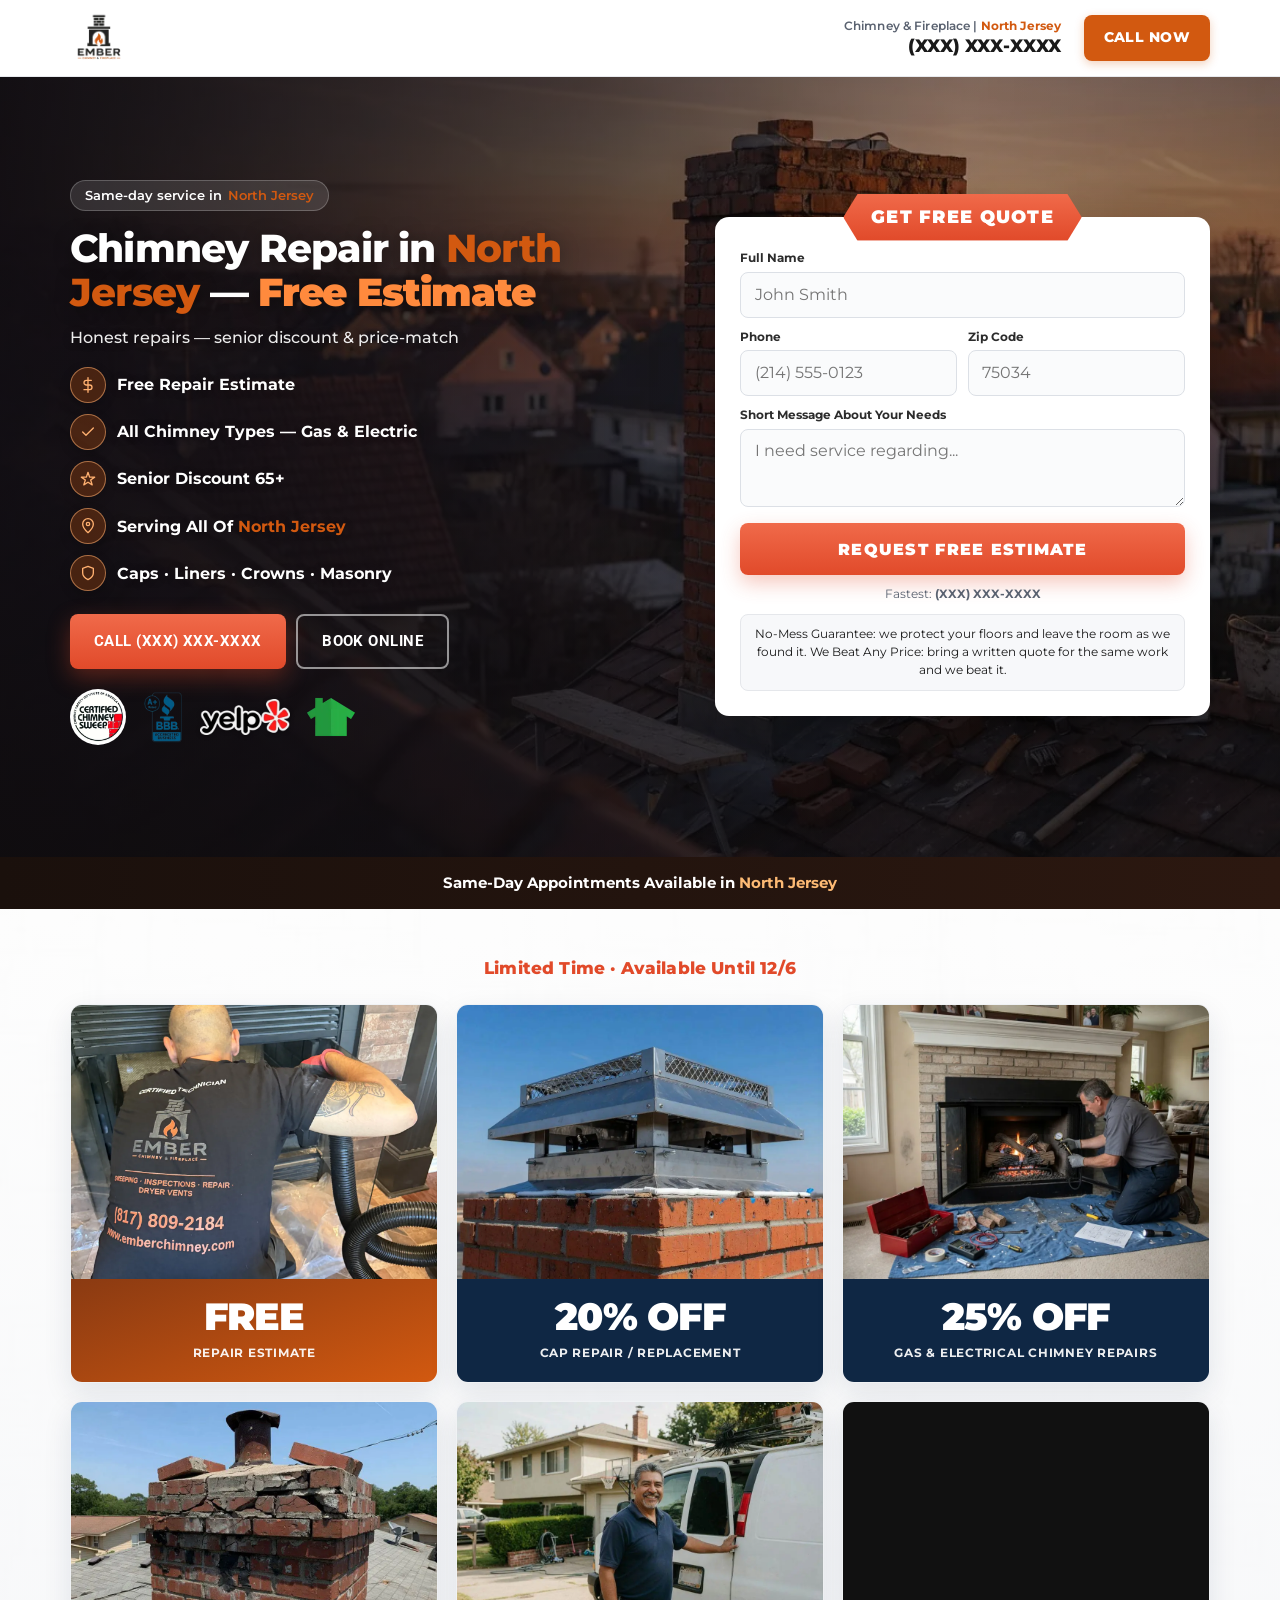
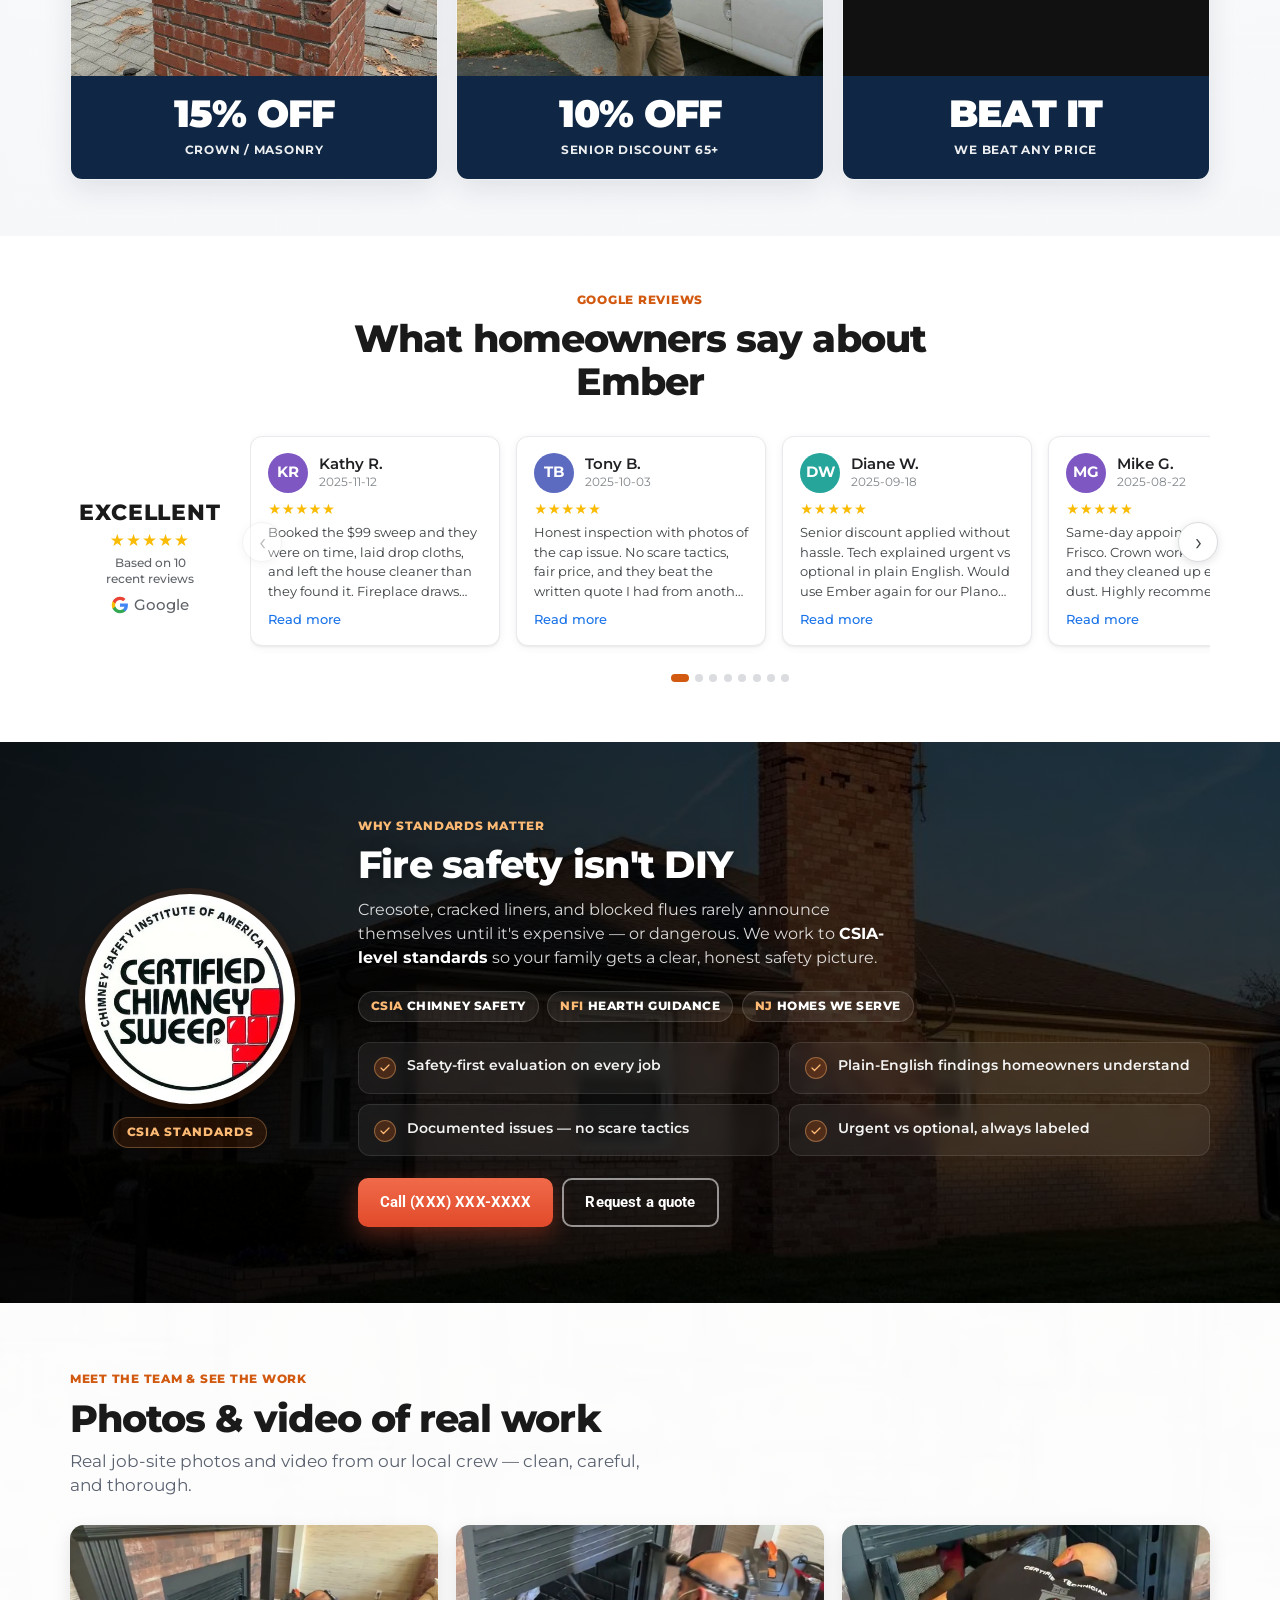
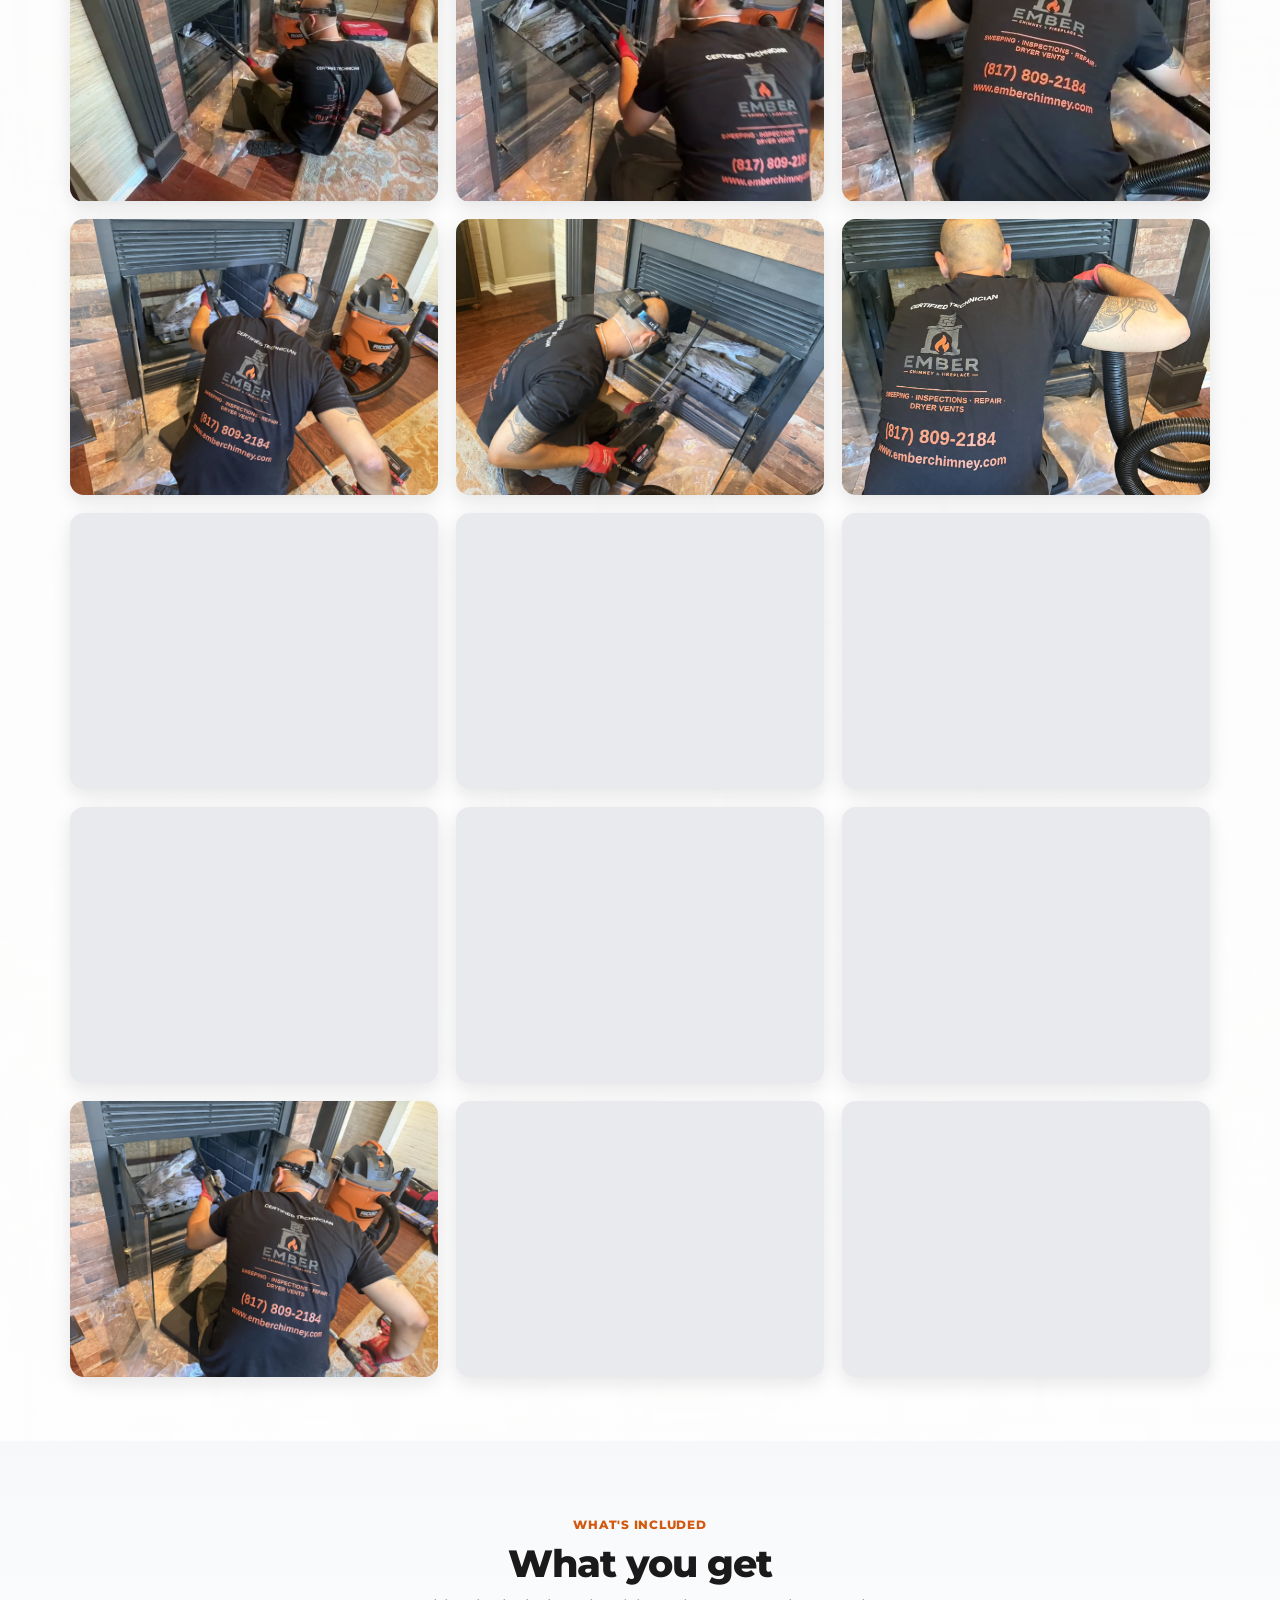
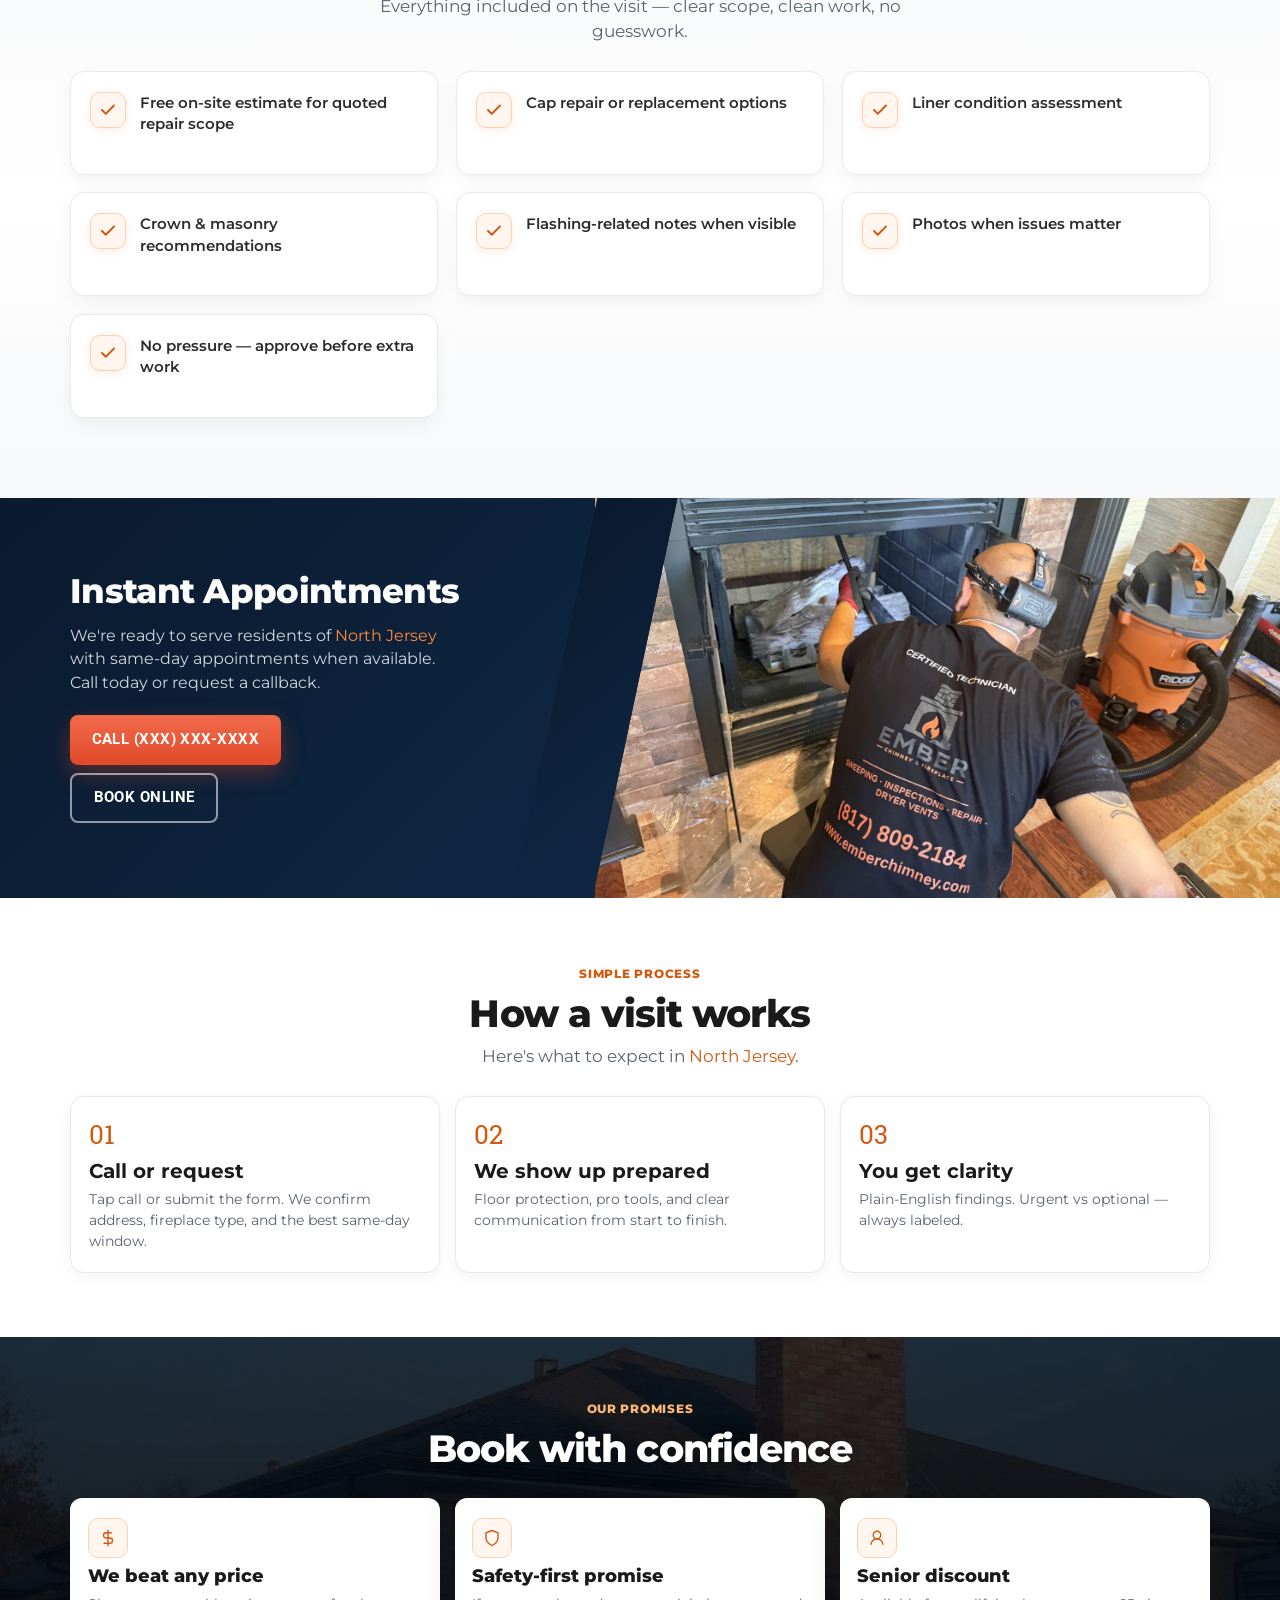
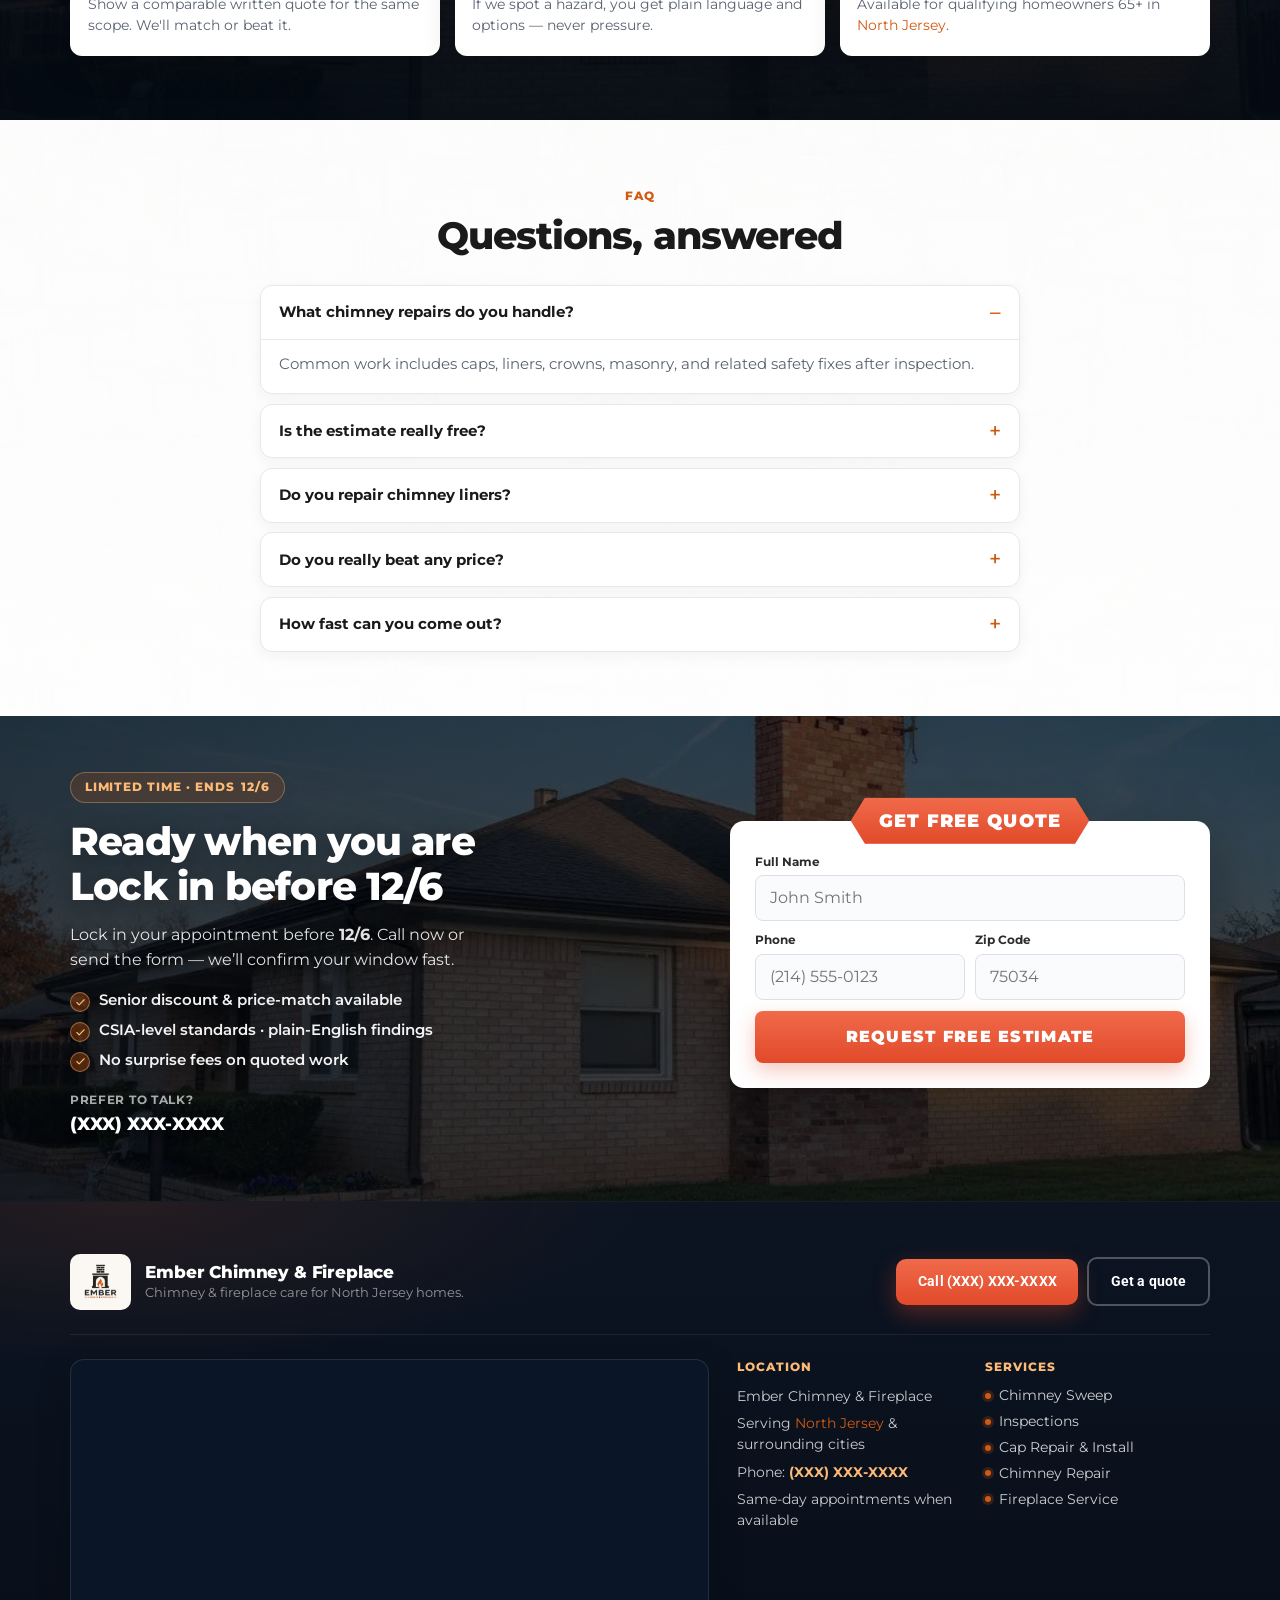
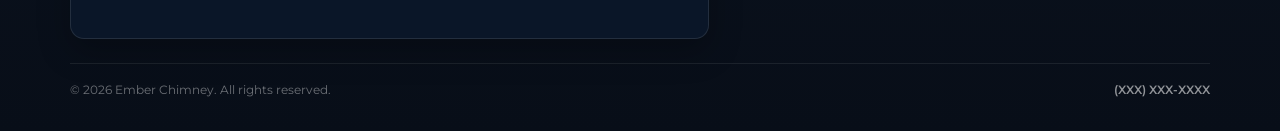
<file: nj/offer/chimney-repair/index.html>
<!-- NJ_DISPLAY_NUMBER / NJ_TEL_HREF live in assets/js/lp.js — one-line swap -->
<!DOCTYPE html>
<html lang="en">
<head>
  <meta charset="utf-8">
  <meta name="viewport" content="width=device-width, initial-scale=1, viewport-fit=cover">
  <!-- Page 3/5 · chimney-repair -->
  <title>Chimney Repair in North Jersey | Free Estimate | Ember Chimney</title>
  <meta name="description" content="Chimney Repair in North Jersey. Free estimate, senior discount, we beat any price. Caps, liners, crowns, masonry.">
  <meta name="robots" content="noindex, nofollow">
  <meta name="googlebot" content="noindex, nofollow">
  <meta name="theme-color" content="#0a1a2e">
  <meta name="format-detection" content="telephone=yes">
  <link rel="preconnect" href="https://fonts.googleapis.com">
  <link rel="preconnect" href="https://fonts.gstatic.com" crossorigin>
  <link href="https://fonts.googleapis.com/css2?family=Montserrat:wght@400;500;600;700;800&family=Roboto:wght@400;500;700&family=Roboto+Slab:wght@400;600;700&display=swap" rel="stylesheet">
  <link rel="stylesheet" href="../../../assets/css/lp.css?v=44">
  <!-- Google tag (gtag.js) -->
  <script async src="https://www.googletagmanager.com/gtag/js?id=AW-18337676973"></script>
  <script>
    window.dataLayer = window.dataLayer || [];
    function gtag(){dataLayer.push(arguments);}
    gtag('js', new Date());
    gtag('config', 'AW-18337676973');
  </script>
  <!-- CallRail: early load so gclid session is ready before numbers paint -->
  <link rel="preconnect" href="https://cdn.callrail.com" crossorigin>
  <link rel="dns-prefetch" href="https://cdn.callrail.com">
</head>
<body class="lp-canvas">
  <a class="skip-link" href="#book">Skip to quote form</a>

  <header class="site-header" data-header>
    <div class="wrap header-inner">
      <div class="brand">
        <img class="brand-logo" src="../../../assets/images/ember-logo.webp" alt="Ember Chimney &amp; Fireplace" width="200" height="56" decoding="async">
      </div>
      <div class="header-local">
        <span class="header-local-label">Chimney &amp; Fireplace | <span class="city">North Jersey</span></span>
        <a class="header-local-phone" href="tel:+1XXXXXXXXXX">(XXX) XXX-XXXX</a>
      </div>
      <a class="header-call" href="tel:+1XXXXXXXXXX">Call Now</a>
    </div>
  </header>

  <main>
    <section class="hero-atlas" aria-label="Hero">
      <div class="hero-atlas-bg" style="background-image:url('../../../assets/images/photos/hero-repair.webp?v=5')"></div>
      <div class="wrap">
        <div class="hero-left">
          <div class="hero-badge" style="display:inline-flex;align-items:center;gap:.4rem;background:rgba(255,255,255,.12);border:1px solid rgba(255,255,255,.22);border-radius:999px;padding:.35rem .85rem;font-size:.82rem;font-weight:600;margin-bottom:1rem;color:#fff">
            Same-day service in <span class="city">North Jersey</span>
          </div>
          <h1 class="display h1" style="color:#fff;font-size:clamp(1.65rem,4vw,2.45rem);font-weight:800;line-height:1.12;margin:0 0 .65rem"><span class="svc">Chimney Repair</span> in <span class="city">North Jersey</span> — <span class="h1-price">Free Estimate</span></h1>
          <p class="sub">Honest repairs — senior discount &amp; price-match</p>
          <ul class="hero-bullets">
            <li><span class="ico"><svg viewBox="0 0 24 24" fill="none" stroke="currentColor" stroke-width="2" stroke-linecap="round" stroke-linejoin="round" aria-hidden="true"><path d="M12 1v22"/><path d="M17 5H9.5a3.5 3.5 0 0 0 0 7h5a3.5 3.5 0 0 1 0 7H6"/></svg></span><span>Free Repair Estimate</span></li>
            <li><span class="ico"><svg viewBox="0 0 24 24" fill="none" stroke="currentColor" stroke-width="2" stroke-linecap="round" stroke-linejoin="round" aria-hidden="true"><path d="M20 6 9 17l-5-5"/></svg></span><span>All Chimney Types — Gas &amp; Electric</span></li>
            <li><span class="ico"><svg viewBox="0 0 24 24" fill="none" stroke="currentColor" stroke-width="2" stroke-linecap="round" stroke-linejoin="round" aria-hidden="true"><path d="M12 2l2.4 7.2H22l-6 4.4 2.3 7.2L12 16.8 5.7 20.8 8 13.6 2 9.2h7.6z"/></svg></span><span>Senior Discount 65+</span></li>
            <li><span class="ico"><svg viewBox="0 0 24 24" fill="none" stroke="currentColor" stroke-width="2" stroke-linecap="round" stroke-linejoin="round" aria-hidden="true"><path d="M12 22s8-7 8-13a8 8 0 1 0-16 0c0 6 8 13 8 13z"/><circle cx="12" cy="9" r="2.5"/></svg></span><span>Serving All Of <span class="city">North Jersey</span></span></li>
            <li><span class="ico"><svg viewBox="0 0 24 24" fill="none" stroke="currentColor" stroke-width="2" stroke-linecap="round" stroke-linejoin="round" aria-hidden="true"><path d="M12 22s8-4 8-10V5l-8-3-8 3v7c0 6 8 10 8 10z"/></svg></span><span>Caps · Liners · Crowns · Masonry</span></li>
          </ul>
          <div class="hero-actions">
            <a class="btn btn-coral btn-lg" href="tel:+1XXXXXXXXXX">Call (XXX) XXX-XXXX</a>
            <a class="btn btn-ghost btn-lg" href="#book">Book Online</a>
          </div>
          <div class="hero-mini-badges" aria-label="Trust badges">
            <img src="../../../assets/images/badges/CSIA-Badge.webp" alt="CSIA Certified Chimney Sweep" width="80" height="80" loading="lazy">
            <img src="../../../assets/images/badges/bbb.webp" alt="BBB Accredited Business" width="60" height="80" loading="lazy">
            <img src="../../../assets/images/badges/yelp-logo.webp" alt="Yelp" width="120" height="40" class="badge-yelp" loading="lazy">
            <img src="../../../assets/images/badges/nextdoor-logo.webp" alt="Nextdoor" width="48" height="48" class="badge-nextdoor" loading="lazy">
          </div>
        </div>

        <aside class="quote-card" id="book" aria-label="Get a free quote">
          <div class="quote-ribbon">Get Free Quote</div>
          <form data-lp-form data-service="chimney-repair" action="#" method="post" novalidate>
            <div class="field">
              <label for="name">Full Name</label>
              <input id="name" name="name" type="text" autocomplete="name" placeholder="John Smith" required>
            </div>
            <div class="form-row two">
              <div class="field">
                <label for="phone">Phone</label>
                <input id="phone" name="phone" type="tel" autocomplete="tel" inputmode="tel" placeholder="(214) 555-0123" required>
              </div>
              <div class="field">
                <label for="zip">Zip Code</label>
                <input id="zip" name="zip" type="text" inputmode="numeric" autocomplete="postal-code" maxlength="10" placeholder="75034" required>
              </div>
            </div>
            <div class="field">
              <label for="msg">Short Message About Your Needs</label>
              <textarea id="msg" name="message" placeholder="I need service regarding..."></textarea>
            </div>
            <button class="btn-send" type="submit">Request Free Estimate</button>
            <p class="form-status" role="status" aria-live="polite"></p>
            <p class="form-note" style="margin-top:.65rem;font-size:.78rem;color:var(--muted);text-align:center">Fastest: <a href="tel:+1XXXXXXXXXX"><strong>(XXX) XXX-XXXX</strong></a></p>
            <p class="ad-guarantee" style="margin:.7rem 0 0;padding:.65rem .75rem;font-size:.78rem;line-height:1.45;text-align:center;color:var(--ink);background:#f7f8fa;border:1px solid #e5e7eb;border-radius:8px">No-Mess Guarantee: we protect your floors and leave the room as we found it. We Beat Any Price: bring a written quote for the same work and we beat it.</p>
          </form>
        </aside>
      </div>
    </section>

    <div class="appt-band">
      <div class="wrap">
        Same-Day Appointments Available in <span class="city">North Jersey</span>
      </div>
    </div>

    <!-- Offers / discounts (Atlas-style) -->
    <section class="offers-atlas" id="offers">
      <div class="wrap">
        <p class="offers-date">Limited Time · Available Until <span data-offer-end>7/27</span></p>
                <div class="deal-grid">
          <article class="deal-card featured">
            <a class="deal-link" href="#book">
              <div class="deal-photo">
                <img src="../../../assets/images/photos/job-sweep-portrait.webp" alt="Free chimney repair estimate" width="640" height="480" loading="lazy" decoding="async">
              </div>
              <div class="deal-body">
                <div class="deal-amount">FREE</div>
                <div class="deal-label">Repair Estimate</div>
              </div>
            </a>
          </article>
          <article class="deal-card">
            <a class="deal-link" href="#book">
              <div class="deal-photo">
                <img src="../../../assets/images/photos/cap-repair-offer.webp" alt="20% off Cap Repair / Replacement" width="640" height="480" loading="lazy" decoding="async">
              </div>
              <div class="deal-body">
                <div class="deal-amount">20% OFF</div>
                <div class="deal-label">Cap Repair / Replacement</div>
              </div>
            </a>
          </article>
          <article class="deal-card">
            <a class="deal-link" href="#book">
              <div class="deal-photo">
                <img src="../../../assets/images/photos/gen-gas-fireplace.webp" alt="25% off gas and electrical chimney repairs" width="640" height="480" loading="lazy" decoding="async">
              </div>
              <div class="deal-body">
                <div class="deal-amount">25% OFF</div>
                <div class="deal-label">Gas &amp; Electrical Chimney Repairs</div>
              </div>
            </a>
          </article>
          <article class="deal-card">
            <a class="deal-link" href="#book">
              <div class="deal-photo">
                <img src="../../../assets/images/photos/crown-repair-offer.webp" alt="15% off Crown / Masonry" width="640" height="480" loading="lazy" decoding="async">
              </div>
              <div class="deal-body">
                <div class="deal-amount">15% OFF</div>
                <div class="deal-label">Crown / Masonry</div>
              </div>
            </a>
          </article>
          <article class="deal-card">
            <a class="deal-link" href="tel:+1XXXXXXXXXX">
              <div class="deal-photo">
                <img src="../../../assets/images/photos/owner-local.webp" alt="Senior Discount 65+" width="640" height="480" loading="lazy" decoding="async">
              </div>
              <div class="deal-body">
                <div class="deal-amount">10% OFF</div>
                <div class="deal-label">Senior Discount 65+</div>
              </div>
            </a>
          </article>
          <article class="deal-card">
            <a class="deal-link" href="tel:+1XXXXXXXXXX">
              <div class="deal-photo">
                <img src="../../../assets/images/photos/deal-job.webp" alt="Price match — we beat any price" width="640" height="480" loading="lazy" decoding="async">
              </div>
              <div class="deal-body">
                <div class="deal-amount">BEAT IT</div>
                <div class="deal-label">We Beat Any Price</div>
              </div>
            </a>
          </article>
        </div>
      </div>
    </section>
    <!-- Google reviews slider -->
    <section class="reviews-atlas" id="reviews">
      <div class="wrap">
        <div class="section-head center">
          <div class="eyebrow">Google reviews</div>
          <h2 class="display h2">What homeowners say about Ember</h2>
        </div>
        <div class="google-reviews-slider" data-reviews-slider>
          <div class="google-excellent">
            <div class="ge-label">Excellent</div>
            <div class="ge-stars" aria-label="5 out of 5 stars">★★★★★</div>
            <div class="ge-based">Based on 10<br>recent reviews</div>
            <div class="ge-google">
              <svg viewBox="0 0 24 24" aria-hidden="true"><path fill="#4285F4" d="M22.56 12.25c0-.78-.07-1.53-.2-2.25H12v4.26h5.92c-.26 1.37-1.04 2.53-2.21 3.31v2.77h3.57c2.08-1.92 3.28-4.74 3.28-8.09z"/><path fill="#34A853" d="M12 23c2.97 0 5.46-.98 7.28-2.66l-3.57-2.77c-.98.66-2.23 1.06-3.71 1.06-2.86 0-5.29-1.93-6.16-4.53H2.18v2.84C3.99 20.53 7.7 23 12 23z"/><path fill="#FBBC05" d="M5.84 14.09c-.22-.66-.35-1.36-.35-2.09s.13-1.43.35-2.09V7.07H2.18C1.43 8.55 1 10.22 1 12s.43 3.45 1.18 4.93l2.85-2.22.81-.62z"/><path fill="#EA4335" d="M12 5.38c1.62 0 3.06.56 4.21 1.64l3.15-3.15C17.45 2.09 14.97 1 12 1 7.7 1 3.99 3.47 2.18 7.07l3.66 2.84c.87-2.6 3.3-4.53 6.16-4.53z"/></svg>
              Google
            </div>
          </div>
          <div class="g-slider-viewport">
            <button type="button" class="g-slider-btn g-slider-prev" data-slider-prev aria-label="Previous reviews">‹</button>
            <div class="google-reviews-track" data-slider-track>
          <article class="g-review-card" role="group" aria-label="Review by Kathy R.">
            <div class="g-review-top">
              <div class="g-review-avatar c1" aria-hidden="true">KR</div>
              <div class="g-review-meta">
                <strong>Kathy R.</strong>
                <time datetime="2025-11-12">2025-11-12</time>
              </div>
            </div>
            <div class="g-review-stars" aria-label="5 stars">★★★★★</div>
            <blockquote>Booked the $99 sweep and they were on time, laid drop cloths, and left the house cleaner than they found it. Fireplace draws great now.</blockquote>
            <button type="button" class="g-review-more" data-review-more>Read more</button>
          </article>
          <article class="g-review-card" role="group" aria-label="Review by Tony B.">
            <div class="g-review-top">
              <div class="g-review-avatar c2" aria-hidden="true">TB</div>
              <div class="g-review-meta">
                <strong>Tony B.</strong>
                <time datetime="2025-10-03">2025-10-03</time>
              </div>
            </div>
            <div class="g-review-stars" aria-label="5 stars">★★★★★</div>
            <blockquote>Honest inspection with photos of the cap issue. No scare tactics, fair price, and they beat the written quote I had from another company.</blockquote>
            <button type="button" class="g-review-more" data-review-more>Read more</button>
          </article>
          <article class="g-review-card" role="group" aria-label="Review by Diane W.">
            <div class="g-review-top">
              <div class="g-review-avatar c3" aria-hidden="true">DW</div>
              <div class="g-review-meta">
                <strong>Diane W.</strong>
                <time datetime="2025-09-18">2025-09-18</time>
              </div>
            </div>
            <div class="g-review-stars" aria-label="5 stars">★★★★★</div>
            <blockquote>Senior discount applied without hassle. Tech explained urgent vs optional in plain English. Would use Ember again for our Plano home.</blockquote>
            <button type="button" class="g-review-more" data-review-more>Read more</button>
          </article>
          <article class="g-review-card" role="group" aria-label="Review by Mike G.">
            <div class="g-review-top">
              <div class="g-review-avatar c1" aria-hidden="true">MG</div>
              <div class="g-review-meta">
                <strong>Mike G.</strong>
                <time datetime="2025-08-22">2025-08-22</time>
              </div>
            </div>
            <div class="g-review-stars" aria-label="5 stars">★★★★★</div>
            <blockquote>Same-day appointment in Frisco. Crown work looks solid and they cleaned up every bit of dust. Highly recommend.</blockquote>
            <button type="button" class="g-review-more" data-review-more>Read more</button>
          </article>
          <article class="g-review-card" role="group" aria-label="Review by Jennifer S.">
            <div class="g-review-top">
              <div class="g-review-avatar c2" aria-hidden="true">JS</div>
              <div class="g-review-meta">
                <strong>Jennifer S.</strong>
                <time datetime="2025-08-05">2025-08-05</time>
              </div>
            </div>
            <div class="g-review-stars" aria-label="5 stars">★★★★★</div>
            <blockquote>Had animals in the flue — new cap install was quick and the price matched what they quoted on the phone. Professional crew.</blockquote>
            <button type="button" class="g-review-more" data-review-more>Read more</button>
          </article>
          <article class="g-review-card" role="group" aria-label="Review by Chris P.">
            <div class="g-review-top">
              <div class="g-review-avatar c3" aria-hidden="true">CP</div>
              <div class="g-review-meta">
                <strong>Chris P.</strong>
                <time datetime="2025-07-19">2025-07-19</time>
              </div>
            </div>
            <div class="g-review-stars" aria-label="5 stars">★★★★★</div>
            <blockquote>Gas fireplace was acting up. They diagnosed it on site, fixed it same visit, and walked me through maintenance tips.</blockquote>
            <button type="button" class="g-review-more" data-review-more>Read more</button>
          </article>
          <article class="g-review-card" role="group" aria-label="Review by Amy M.">
            <div class="g-review-top">
              <div class="g-review-avatar c1" aria-hidden="true">AM</div>
              <div class="g-review-meta">
                <strong>Amy M.</strong>
                <time datetime="2025-06-28">2025-06-28</time>
              </div>
            </div>
            <div class="g-review-stars" aria-label="5 stars">★★★★★</div>
            <blockquote>Used Ember for chimney repair after a storm. Clear options, no pressure, and the price-match promise was real.</blockquote>
            <button type="button" class="g-review-more" data-review-more>Read more</button>
          </article>
          <article class="g-review-card" role="group" aria-label="Review by Ron H.">
            <div class="g-review-top">
              <div class="g-review-avatar c2" aria-hidden="true">RH</div>
              <div class="g-review-meta">
                <strong>Ron H.</strong>
                <time datetime="2025-06-02">2025-06-02</time>
              </div>
            </div>
            <div class="g-review-stars" aria-label="5 stars">★★★★★</div>
            <blockquote>Inspection was thorough. Got photos of liner wear and a written plan. Felt like a neighbor helping, not a sales pitch.</blockquote>
            <button type="button" class="g-review-more" data-review-more>Read more</button>
          </article>
          <article class="g-review-card" role="group" aria-label="Review by Lisa C.">
            <div class="g-review-top">
              <div class="g-review-avatar c3" aria-hidden="true">LC</div>
              <div class="g-review-meta">
                <strong>Lisa C.</strong>
                <time datetime="2025-05-14">2025-05-14</time>
              </div>
            </div>
            <div class="g-review-stars" aria-label="5 stars">★★★★★</div>
            <blockquote>Called for a sweep before winter. On time, respectful of our floors, and the $99 special was exactly as advertised.</blockquote>
            <button type="button" class="g-review-more" data-review-more>Read more</button>
          </article>
          <article class="g-review-card" role="group" aria-label="Review by Brian D.">
            <div class="g-review-top">
              <div class="g-review-avatar c1" aria-hidden="true">BD</div>
              <div class="g-review-meta">
                <strong>Brian D.</strong>
                <time datetime="2025-04-30">2025-04-30</time>
              </div>
            </div>
            <div class="g-review-stars" aria-label="5 stars">★★★★★</div>
            <blockquote>McKinney homeowner here — great communication from booking to finish. Will call them for the next inspection too.</blockquote>
            <button type="button" class="g-review-more" data-review-more>Read more</button>
          </article>
            </div>
            <button type="button" class="g-slider-btn g-slider-next" data-slider-next aria-label="Next reviews">›</button>
          </div>
          <div class="g-slider-dots" data-slider-dots aria-hidden="true"></div>
        </div>
      </div>
    </section>


    <!-- CSIA emphasis -->
    <section class="csia-emphasis" id="csia">
      <div class="csia-emphasis-bg" style="background-image:url('../../../assets/images/photos/hero-chimney-home.webp?v=2')" aria-hidden="true"></div>
      <div class="wrap">
        <div class="csia-seal-wrap">
          <div class="csia-seal-ring">
            <img src="../../../assets/images/badges/CSIA-Badge.webp" alt="CSIA Certified Chimney Sweep" width="200" height="200" loading="lazy" decoding="async">
          </div>
          <span class="csia-seal-tag">CSIA standards</span>
        </div>
        <div class="csia-copy">
          <div class="eyebrow">Why standards matter</div>
          <h2>Fire safety isn't DIY</h2>
          <p>Creosote, cracked liners, and blocked flues rarely announce themselves until it's expensive — or dangerous. We work to <strong>CSIA-level standards</strong> so your family gets a clear, honest safety picture.</p>
          <div class="csia-meta">
            <span class="csia-chip"><strong>CSIA</strong> chimney safety</span>
            <span class="csia-chip"><strong>NFI</strong> hearth guidance</span>
            <span class="csia-chip"><strong>NJ</strong> homes we serve</span>
          </div>
          <ul class="csia-points">
            <li>Safety-first evaluation on every job</li>
            <li>Plain-English findings homeowners understand</li>
            <li>Documented issues — no scare tactics</li>
            <li>Urgent vs optional, always labeled</li>
          </ul>
          <div class="csia-actions">
            <a class="btn btn-coral" href="tel:+1XXXXXXXXXX">Call (XXX) XXX-XXXX</a>
            <a class="btn btn-ghost" href="#book">Request a quote</a>
          </div>
        </div>
      </div>
    </section>


    <!-- Work photos -->
    <section class="section section-tint" id="story">
      <div class="wrap">
        <div class="section-head">
          <div class="eyebrow">Meet the team &amp; see the work</div>
          <h2 class="display h2">Photos &amp; video of real work</h2>
          <p class="lead">Real job-site photos and video from our local crew — clean, careful, and thorough.</p>
        </div>
        <div class="work-grid">
          <figure class="work-shot">
            <video data-work-video muted loop playsinline preload="none" poster="../../../assets/images/photos/job-vid-wide.webp" aria-label="Ember technician sweeping a living-room fireplace">
              <source src="../../../assets/videos/job-sweep-wide.mp4" type="video/mp4">
            </video>
          </figure>
          <figure class="work-shot">
            <video data-work-video muted loop playsinline preload="none" poster="../../../assets/images/photos/job-vid-action.webp" aria-label="Ember technician vacuuming a fireplace with a headlamp">
              <source src="../../../assets/videos/job-sweep-action.mp4" type="video/mp4">
            </video>
          </figure>
          <figure class="work-shot">
            <video data-work-video muted loop playsinline preload="none" poster="../../../assets/images/photos/job-vid-close.webp" aria-label="Ember technician working inside a fireplace">
              <source src="../../../assets/videos/job-sweep-close.mp4" type="video/mp4">
            </video>
          </figure>
          <figure class="work-shot">
            <img src="../../../assets/images/photos/job-sweep-branded.webp" alt="Certified Ember technician servicing a fireplace" width="1600" height="1200" loading="lazy" decoding="async">
          </figure>
          <figure class="work-shot">
            <img src="../../../assets/images/photos/job-sweep-side.webp" alt="Ember technician sweeping a gas fireplace from the side" width="1600" height="1200" loading="lazy" decoding="async">
          </figure>
          <figure class="work-shot">
            <img src="../../../assets/images/photos/job-sweep-portrait.webp" alt="Ember technician vacuuming a fireplace" width="1200" height="1600" loading="lazy" decoding="async">
          </figure>
          <figure class="work-shot">
            <img src="../../../assets/images/photos/job-attic-01.webp" alt="Ember technician inspecting a chimney chase in the attic" width="1200" height="1600" loading="lazy" decoding="async">
          </figure>
          <figure class="work-shot">
            <img src="../../../assets/images/photos/job-sweep-tools.webp" alt="Fireplace opened for a professional sweep with drop cloths down" width="1600" height="1200" loading="lazy" decoding="async">
          </figure>
          <figure class="work-shot">
            <img src="../../../assets/images/photos/job-sweep-action.webp" alt="Ember technician cleaning gas logs during a fireplace sweep" width="1600" height="1200" loading="lazy" decoding="async">
          </figure>
          <figure class="work-shot">
            <img src="../../../assets/images/photos/job-sweep-kneel.webp" alt="Ember certified technician kneeling at a fireplace" width="1600" height="1200" loading="lazy" decoding="async">
          </figure>
          <figure class="work-shot">
            <img src="../../../assets/images/photos/job-sweep-shirt.webp" alt="Ember Chimney certified technician on a fireplace job" width="1600" height="1200" loading="lazy" decoding="async">
          </figure>
          <figure class="work-shot">
            <img src="../../../assets/images/photos/job-sweep-vacuum.webp" alt="Ember technician vacuuming a fireplace flue" width="1600" height="1200" loading="lazy" decoding="async">
          </figure>
          <figure class="work-shot">
            <img src="../../../assets/images/photos/job-sweep-drill.webp" alt="Ember technician servicing a fireplace with pro tools" width="1600" height="1200" loading="lazy" decoding="async">
          </figure>
          <figure class="work-shot">
            <img src="../../../assets/images/photos/job-sweep-wand.webp" alt="Ember technician using a vacuum wand in a fireplace" width="1600" height="1200" loading="lazy" decoding="async">
          </figure>
          <figure class="work-shot">
            <img src="../../../assets/images/photos/job-attic-02.webp" alt="Ember technician checking masonry in an attic chimney" width="1200" height="1600" loading="lazy" decoding="async">
          </figure>
        </div>
      </div>
    </section>

    <!-- What's included (page-specific) -->
    <section class="section" id="included">
      <div class="wrap">
        <div class="section-head center">
          <div class="eyebrow">What's included</div>
          <h2 class="display h2">What you get</h2>
          <p class="lead">Everything included on the visit — clear scope, clean work, no guesswork.</p>
        </div>
        <ul class="included-list">
            <li>Free on-site estimate for quoted repair scope</li>
            <li>Cap repair or replacement options</li>
            <li>Liner condition assessment</li>
            <li>Crown &amp; masonry recommendations</li>
            <li>Flashing-related notes when visible</li>
            <li>Photos when issues matter</li>
            <li>No pressure — approve before extra work</li>
        </ul>
      </div>
    </section>

    <!-- Instant appointments split -->
    <section class="split-cta" aria-label="Book now">
      <div class="split-cta-copy">
        <h2>Instant Appointments</h2>
        <p>We're ready to serve residents of <span class="city">North Jersey</span> with same-day appointments when available. Call today or request a callback.</p>
        <div class="split-cta-actions">
          <a class="btn btn-coral" href="tel:+1XXXXXXXXXX">Call (XXX) XXX-XXXX</a>
          <a class="btn btn-ghost" href="#book">Book Online</a>
        </div>
      </div>
      <div class="split-cta-media" style="background-image:url('../../../assets/images/photos/job-sweep-branded.webp')" role="img" aria-label="Ember certified technician"></div>
    </section>

    <!-- How it works -->
    <section class="section" id="how">
      <div class="wrap">
        <div class="section-head center">
          <div class="eyebrow">Simple process</div>
          <h2 class="display h2">How a visit works</h2>
          <p class="lead">Here's what to expect in <span class="city">North Jersey</span>.</p>
        </div>
        <div class="process">
          <article class="step">
            <h3 class="h3">Call or request</h3>
            <p>Tap call or submit the form. We confirm address, fireplace type, and the best same-day window.</p>
          </article>
          <article class="step">
            <h3 class="h3">We show up prepared</h3>
            <p>Floor protection, pro tools, and clear communication from start to finish.</p>
          </article>
          <article class="step">
            <h3 class="h3">You get clarity</h3>
            <p>Plain-English findings. Urgent vs optional — always labeled.</p>
          </article>
        </div>
      </div>
    </section>

    <!-- Guarantees / promises -->
    <section class="promises-band" id="guarantees">
      <div class="promises-band-bg" style="background-image:url('../../../assets/images/photos/hero-chimney-home.webp')" aria-hidden="true"></div>
      <div class="wrap">
        <div class="section-head center">
          <div class="eyebrow">Our promises</div>
          <h2 class="display h2">Book with confidence</h2>
        </div>
        <div class="guarantee-grid">
          <article class="g-card hot">
            <div class="g-icon" aria-hidden="true"><svg viewBox="0 0 24 24" fill="none" stroke="currentColor" stroke-width="1.8"><path d="M12 1v22"/><path d="M17 5H9.5a3.5 3.5 0 0 0 0 7h5a3.5 3.5 0 0 1 0 7H6"/></svg></div>
            <h3>We beat any price</h3>
            <p>Show a comparable written quote for the same scope. We'll match or beat it.</p>
          </article>
          <article class="g-card">
            <div class="g-icon" aria-hidden="true"><svg viewBox="0 0 24 24" fill="none" stroke="currentColor" stroke-width="1.8"><path d="M12 22s8-4 8-10V5l-8-3-8 3v7c0 6 8 10 8 10z"/></svg></div>
            <h3>Safety-first promise</h3>
            <p>If we spot a hazard, you get plain language and options — never pressure.</p>
          </article>
          <article class="g-card">
            <div class="g-icon" aria-hidden="true"><svg viewBox="0 0 24 24" fill="none" stroke="currentColor" stroke-width="1.8"><circle cx="12" cy="8" r="5"/><path d="M20 21a8 8 0 1 0-16 0"/></svg></div>
            <h3>Senior discount</h3>
            <p>Available for qualifying homeowners 65+ in <span class="city">North Jersey</span>.</p>
          </article>
        </div>
      </div>
    </section>

    <!-- FAQ page-specific -->
    <section class="section section-tint" id="faq">
      <div class="wrap-narrow">
        <div class="section-head center">
          <div class="eyebrow">FAQ</div>
          <h2 class="display h2">Questions, answered</h2>
        </div>
        <div class="faq-list">
          <details class="faq-item" open>
            <summary>What chimney repairs do you handle?</summary>
            <div class="faq-a">Common work includes caps, liners, crowns, masonry, and related safety fixes after inspection.</div>
          </details>
          <details class="faq-item">
            <summary>Is the estimate really free?</summary>
            <div class="faq-a">Yes for standard residential repair quotes in our service area. We'll tell you if anything is out of scope first.</div>
          </details>
          <details class="faq-item">
            <summary>Do you repair chimney liners?</summary>
            <div class="faq-a">We assess liner condition and recommend repair or reline options when needed — with plain-English pricing.</div>
          </details>
          <details class="faq-item">
            <summary>Do you really beat any price?</summary>
            <div class="faq-a">Yes — on like-for-like written quotes for the same scope.</div>
          </details>
          <details class="faq-item">
            <summary>How fast can you come out?</summary>
            <div class="faq-a">Same-day when available. Call <a href="tel:+1XXXXXXXXXX">(XXX) XXX-XXXX</a>.</div>
          </details>
        </div>
      </div>
    </section>

    <!-- Bottom form -->
    <section class="bottom-form" id="contact">
      <div class="bottom-form-bg" style="background-image:url('../../../assets/images/photos/hero-chimney-home.webp')"></div>
      <div class="wrap">
                <div class="bottom-form-msg">
          <div class="bf-eyebrow">Limited time · Ends <span data-offer-end>7/27</span></div>
          <h2>Ready when you are<br>Lock in before <span data-offer-end>7/27</span></h2>
          <p class="bf-lead">Lock in your appointment before <strong class="bf-date" data-offer-end>7/27</strong>. Call now or send the form — we’ll confirm your window fast.</p>
          <ul class="bf-points">
            <li>Senior discount &amp; price-match available</li>
            <li>CSIA-level standards · plain-English findings</li>
            <li>No surprise fees on quoted work</li>
          </ul>
          <div>
            <span class="bf-phone-label">Prefer to talk?</span>
            <a class="bf-phone" href="tel:+1XXXXXXXXXX">(XXX) XXX-XXXX</a>
          </div>
        </div>
        <aside class="quote-card" aria-label="Request a callback">
          <div class="quote-ribbon">Get Free Quote</div>
          <form data-lp-form data-service="chimney-repair" action="#" method="post" novalidate>
            <div class="field">
              <label for="name2">Full Name</label>
              <input id="name2" name="name" type="text" autocomplete="name" placeholder="John Smith" required>
            </div>
            <div class="form-row two">
              <div class="field">
                <label for="phone2">Phone</label>
                <input id="phone2" name="phone" type="tel" autocomplete="tel" inputmode="tel" placeholder="(214) 555-0123" required>
              </div>
              <div class="field">
                <label for="zip2">Zip Code</label>
                <input id="zip2" name="zip" type="text" inputmode="numeric" autocomplete="postal-code" maxlength="10" placeholder="75034" required>
              </div>
            </div>
            <button class="btn-send" type="submit">Request Free Estimate</button>
            <p class="form-status" role="status" aria-live="polite"></p>
          </form>
        </aside>
      </div>
    </section>
  </main>

  <footer class="site-footer">
    <div class="wrap">
      <div class="footer-top">
        <div class="footer-brand">
          <img src="../../../assets/images/ember-logo.webp" alt="Ember Chimney &amp; Fireplace" width="144" height="144" loading="lazy" decoding="async">
          <div class="footer-brand-text">
            <strong>Ember Chimney &amp; Fireplace</strong>
            <span>Chimney &amp; fireplace care for North Jersey homes.</span>
          </div>
        </div>
        <div class="footer-top-cta">
          <a class="btn btn-coral" href="tel:+1XXXXXXXXXX">Call (XXX) XXX-XXXX</a>
          <a class="btn btn-ghost" href="#book">Get a quote</a>
        </div>
      </div>

      <div class="footer-main">
        <div class="footer-map">
          <iframe
            src="https://www.google.com/maps/embed?pb=!1m18!1m12!1m3!1d3350.4753144337756!2d-97.15533839999999!3d32.8855991!2m3!1f0!2f0!3f0!3m2!1i1024!2i768!4f13.1!3m3!1m2!1s0x864dd5424c57b88f%3A0x57c02e2ee402b0b0!2sEmber%20Chimney%20%26%20Fireplace!5e0!3m2!1sen!2sus!4v1785283434606!5m2!1sen!2sus"
            title="Ember Chimney &amp; Fireplace on Google Maps"
            loading="lazy"
            referrerpolicy="strict-origin-when-cross-origin"
            allowfullscreen=""
          ></iframe>
        </div>
        <div class="footer-side">
          <div class="footer-block">
            <h3>Location</h3>
            <p class="footer-line">Ember Chimney &amp; Fireplace</p>
            <p class="footer-line">Serving <span class="city">North Jersey</span> &amp; surrounding cities</p>
            <p class="footer-line">Phone: <a href="tel:+1XXXXXXXXXX">(XXX) XXX-XXXX</a></p>
            <p class="footer-line">Same-day appointments when available</p>
          </div>
          <div class="footer-block">
            <h3>Services</h3>
            <ul class="footer-services">
              <li>Chimney Sweep</li>
              <li>Inspections</li>
              <li>Cap Repair &amp; Install</li>
              <li>Chimney Repair</li>
              <li>Fireplace Service</li>
            </ul>
          </div>
        </div>
      </div>

      <div class="footer-meta">
        <span>&copy; <span data-year>2026</span> Ember Chimney. All rights reserved.</span>
        <a href="tel:+1XXXXXXXXXX">(XXX) XXX-XXXX</a>
      </div>
    </div>
  </footer>

<div class="sticky-bar" role="region" aria-label="Quick contact">
    <div class="sticky-inner">
      <a class="btn btn-outline" href="#book">Free Estimate</a>
      <a class="btn btn-coral" href="tel:+1XXXXXXXXXX">Call Now</a>
    </div>
  </div>


  <script>
  (function(){
    var GEO = {
      "1022374":"Ridgewood","1022131":"Franklin Lakes","1022491":"Wyckoff",
      "1022437":"Tenafly","1022365":"Ramsey","1022148":"Glen Rock",
      "1022237":"Mahwah","1022326":"Paramus","1022119":"Fair Lawn",
      "1022321":"Oradell","1022473":"Westwood","1022180":"Hillsdale",
      "1021997":"Allendale","1022263":"Millburn","1022406":"Short Hills",
      "1022228":"Livingston","1022273":"Montclair","1022451":"Verona",
      "1022470":"West Orange","1022280":"Morristown","1022235":"Madison",
      "1022069":"Chatham","1022128":"Florham Park","1022095":"Denville",
      "1022367":"Randolph","1022433":"Summit","1022471":"Westfield",
      "1022088":"Cranford","1022030":"Berkeley Heights","1022298":"New Providence",
      "1022017":"Basking Ridge","1022461":"Warren","1022464":"Wayne",
      "1022274":"Montvale","1022398":"Scotch Plains","1022420":"Sparta",
      "1022126":"Flemington","1022462":"Washington","1022037":"Bloomfield",
      "1022348":"Plainfield","1022469":"West New York","1022444":"Trenton",
      "1022191":"Iselin","1022155":"Hackensack","1022097":"Dumont",
      "1022099":"East Brunswick","1022423":"Springfield","1023393":"Spring Valley",
      "1023496":"White Plains","9051492":"Aberdeen Township"
    };
    var loc = new URLSearchParams(location.search).get('loc');
    var city = GEO[loc] || "North Jersey";
    if(city){
      document.querySelectorAll('.city').forEach(function(el){ el.textContent = city; });
      document.title = document.title.replace('North Jersey', city);
    }
  })();
  </script>


  <script>
  (function(){
    /* Whitelist ONLY — never render the raw URL parameter into the page.
       Keys must stay in sync with the ad group's keyword list (Yuval supplies updates). */
    var KW = {
      "chimney repair": "Chimney Repair",
      "chimney repair near me": "Chimney Repair",
      "chimney repair cost": "Chimney Repair",
      "chimney repair services near me": "Chimney Repair Services",
      "chimney repair companies near me": "Chimney Repair",
      "chimney repair contractors": "Chimney Repair",
      "best chimney repair near me": "Chimney Repair",
      "chimney leak repair": "Chimney Leak Repair",
      "chimney leak repair near me": "Chimney Leak Repair",
      "chimney flashing repair": "Chimney Flashing Repair",
      "chimney flashing repair near me": "Chimney Flashing Repair",
      "roof flashing repair": "Roof Flashing Repair",
      "chimney crown repair": "Chimney Crown Repair",
      "chimney crown repair near me": "Chimney Crown Repair",
      "chimney masonry repair": "Chimney Masonry Repair",
      "chimney masonry repair near me": "Chimney Masonry Repair",
      "chimney liner installation": "Chimney Liner Installation",
      "chimney liner installation near me": "Chimney Liner Installation",
      "chimney rebuild": "Chimney Rebuild",
      "chimney repointing": "Chimney Repointing"
    };
    var raw = (new URLSearchParams(location.search).get('kw') || '').toLowerCase().trim();
    var label = KW[raw];
    if(label){
      document.querySelectorAll('.svc').forEach(function(el){ el.textContent = label; });
      /* keep the <title> consistent with the H1 */
      document.title = document.title.replace(/^[^|]+/, label + ' in ' +
        (document.querySelector('.city') ? document.querySelector('.city').textContent : 'North Jersey') + ' ');
    }
  })();
  </script>

  <script src="../../../assets/js/nj-config.js"></script>
  <script src="../../../assets/js/lp.js?v=44"></script>
  <!-- CallRail dynamic number insertion -->
  <script type="text/javascript" src="https://cdn.callrail.com/companies/578256671/32f23b92d88d9a105486/12/swap.js"></script>
</body>
</html>
</file>
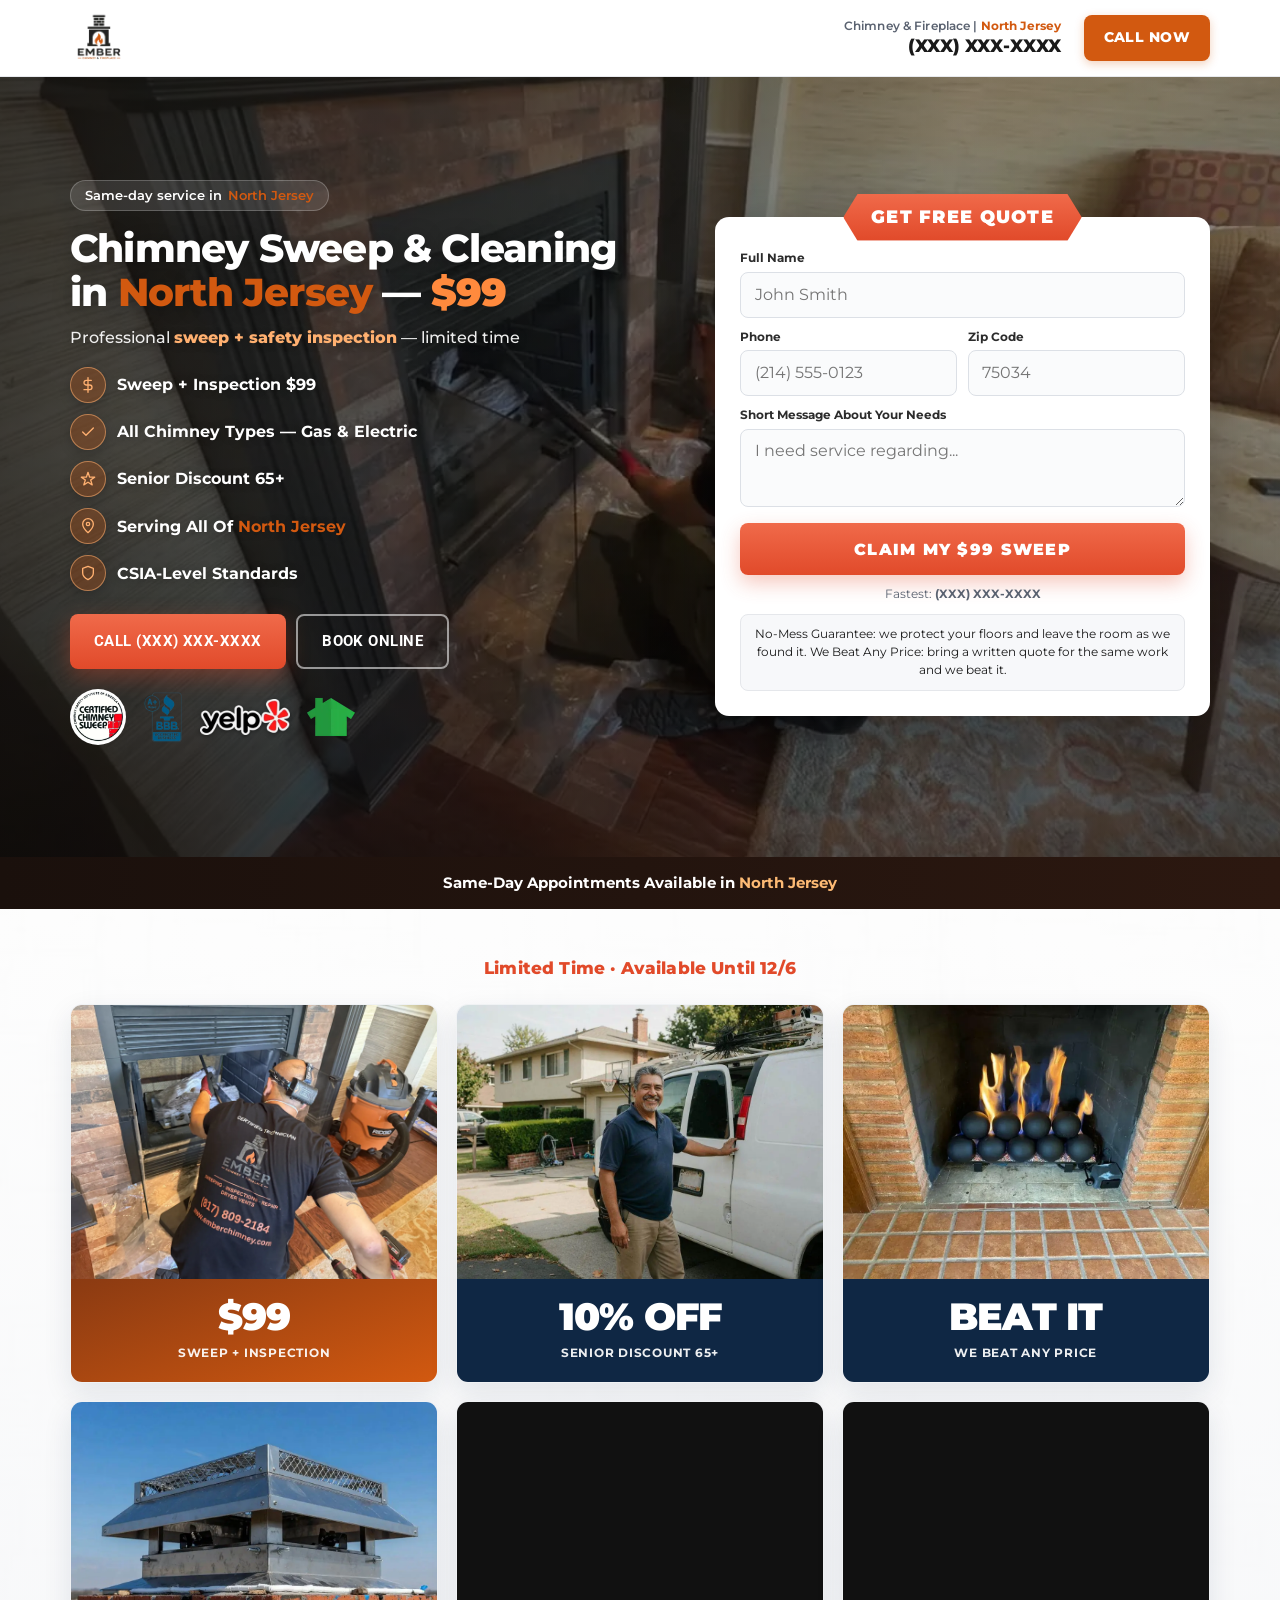
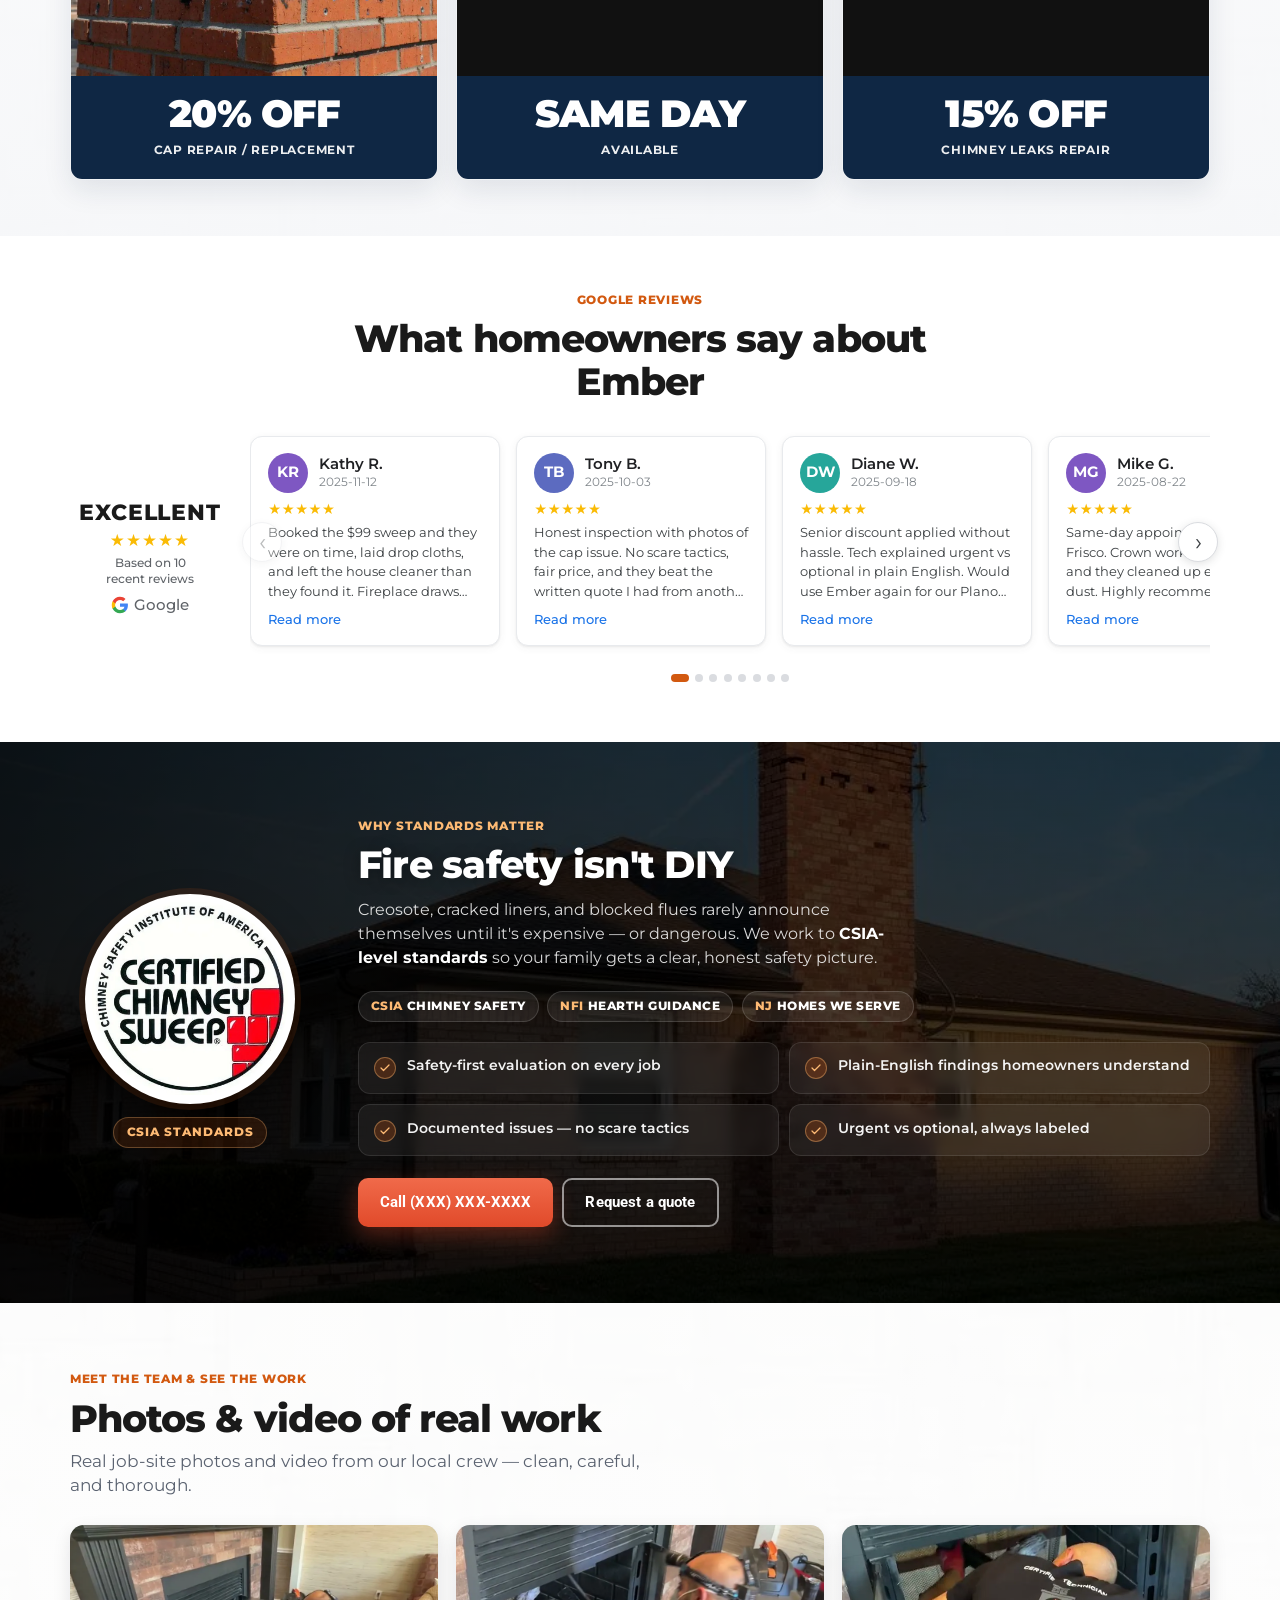
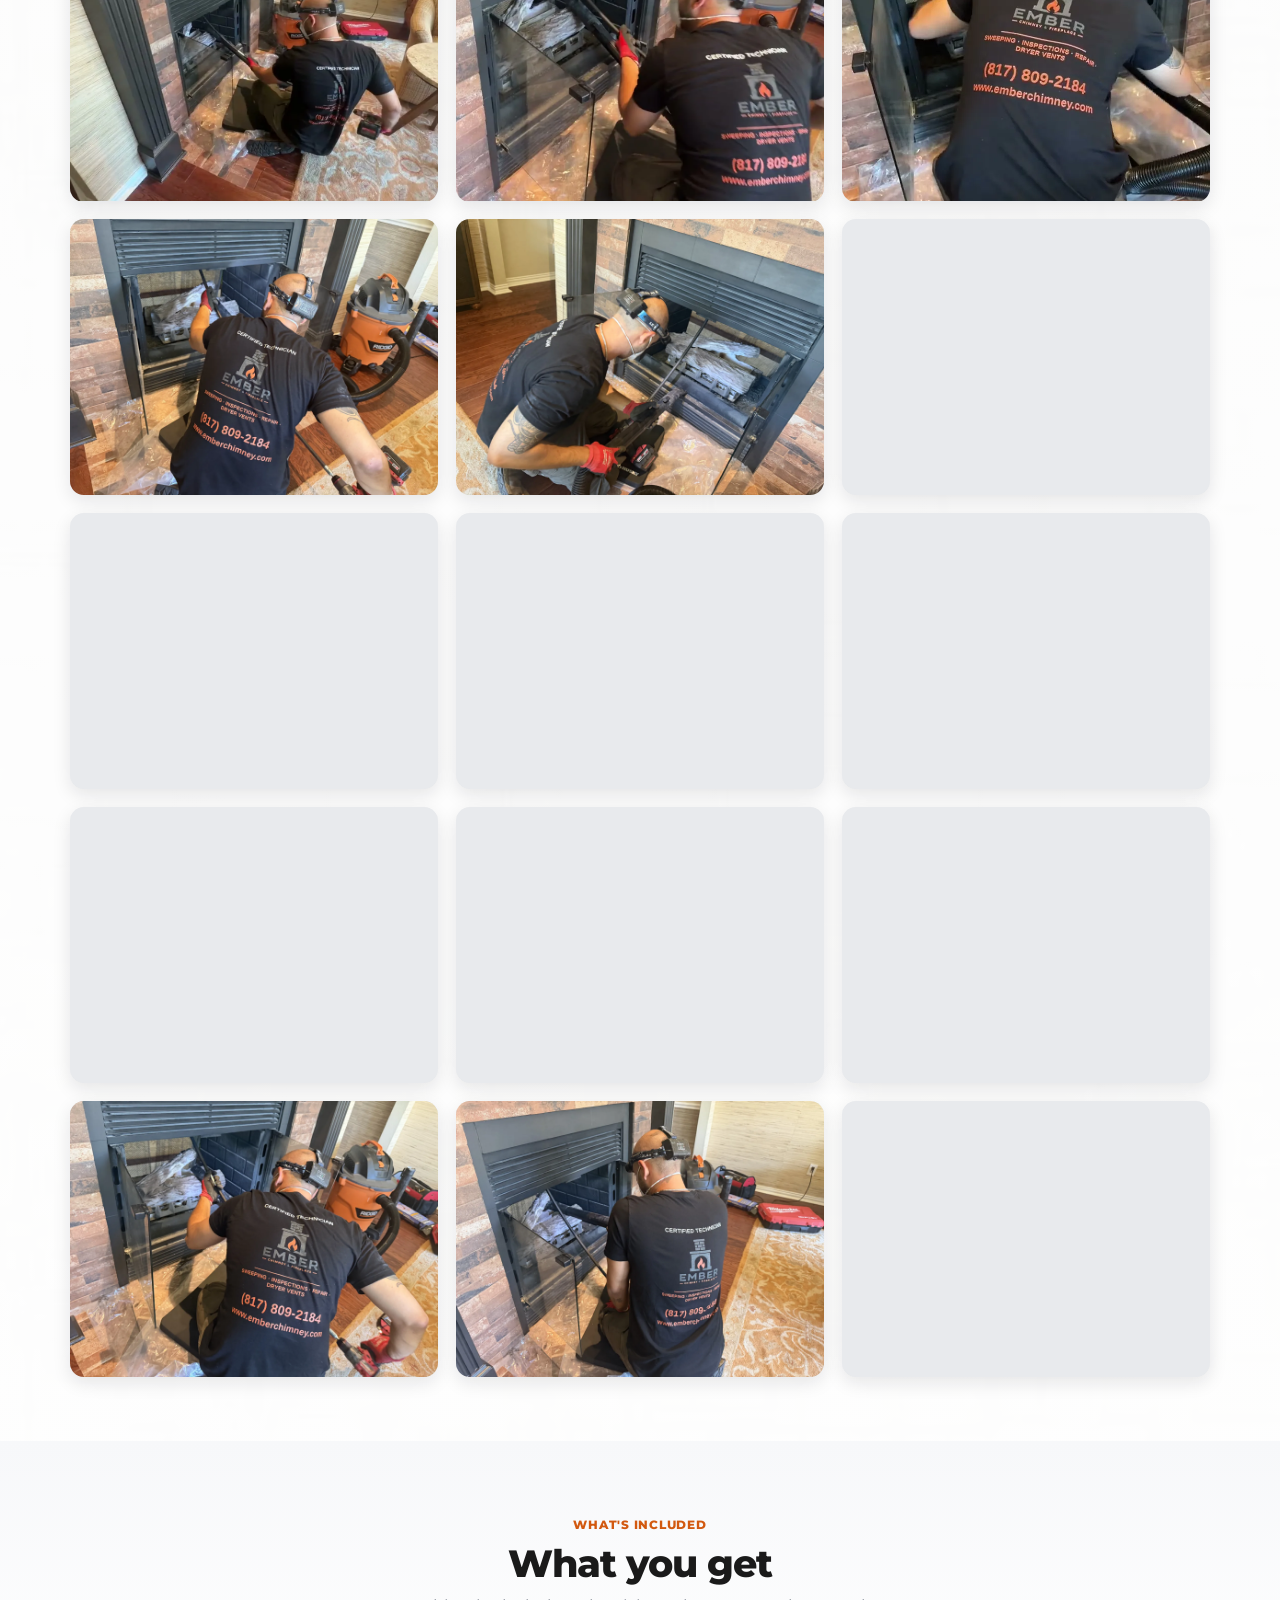
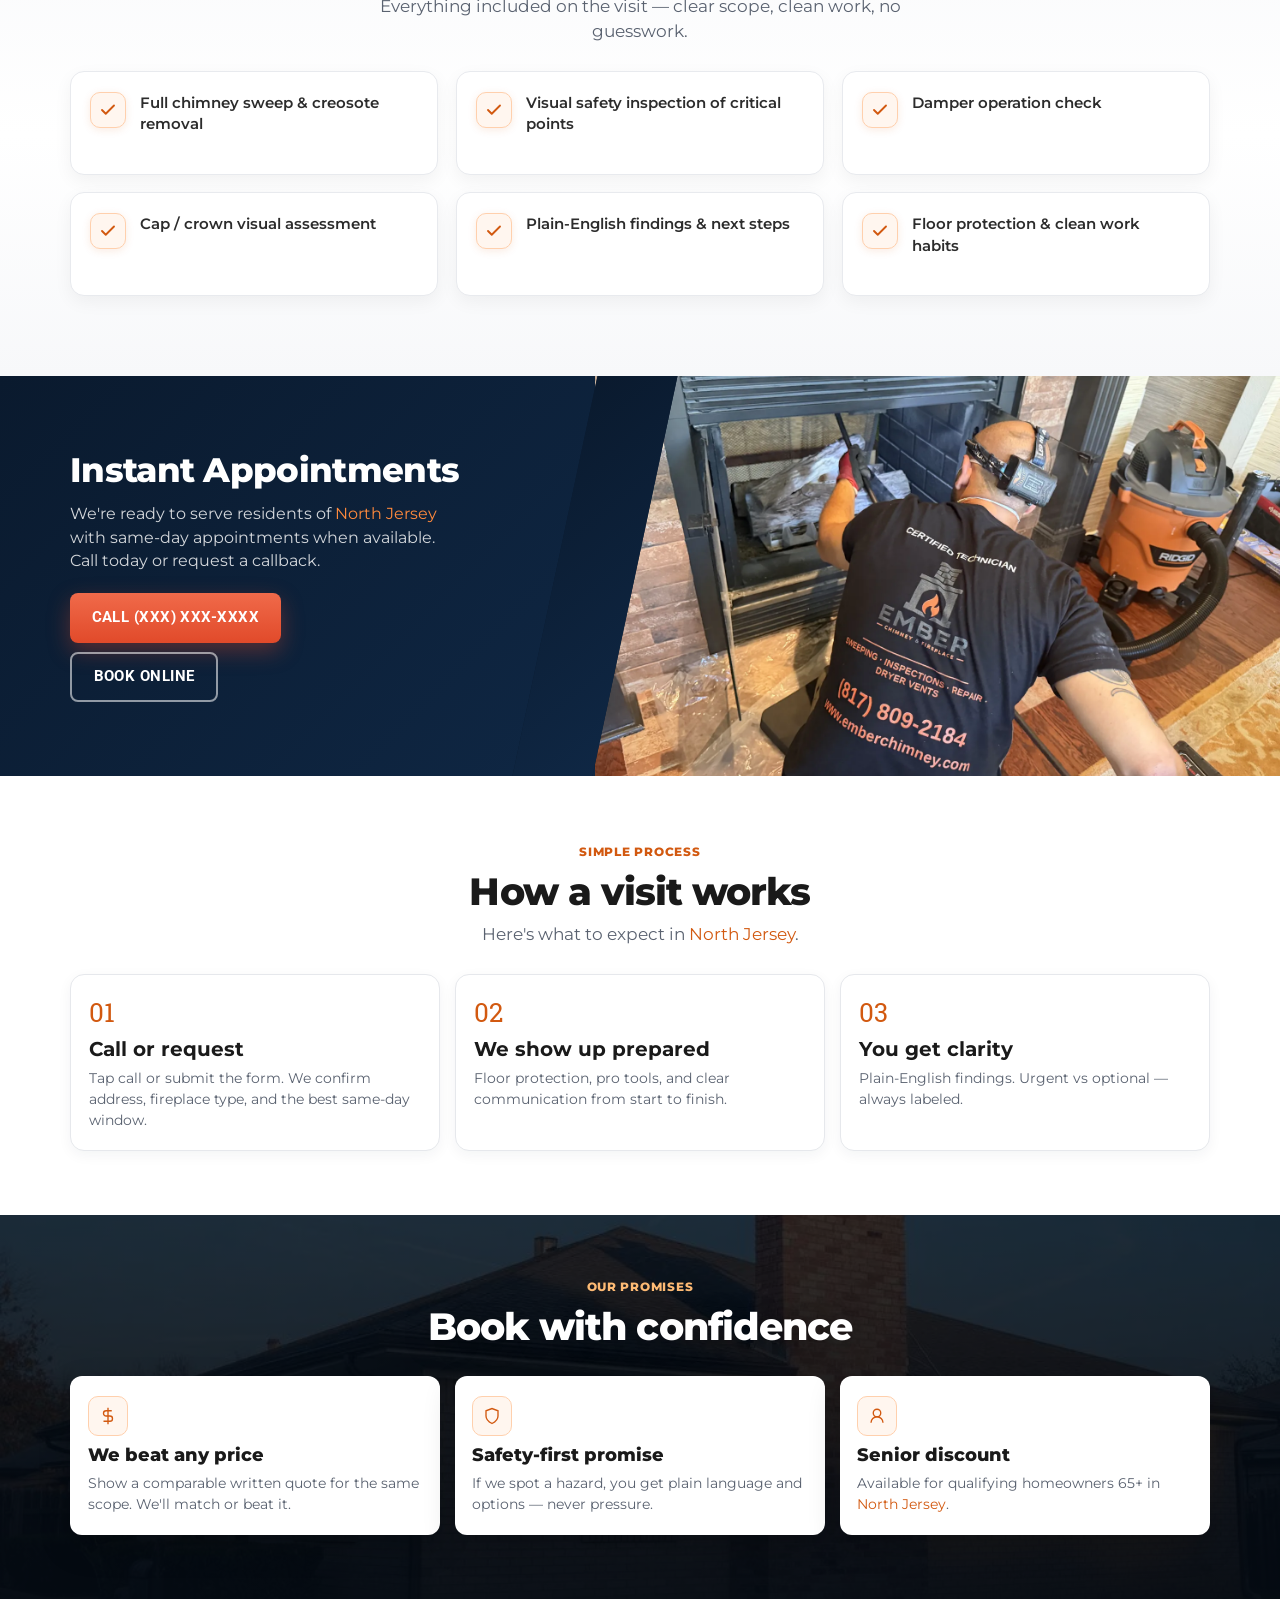
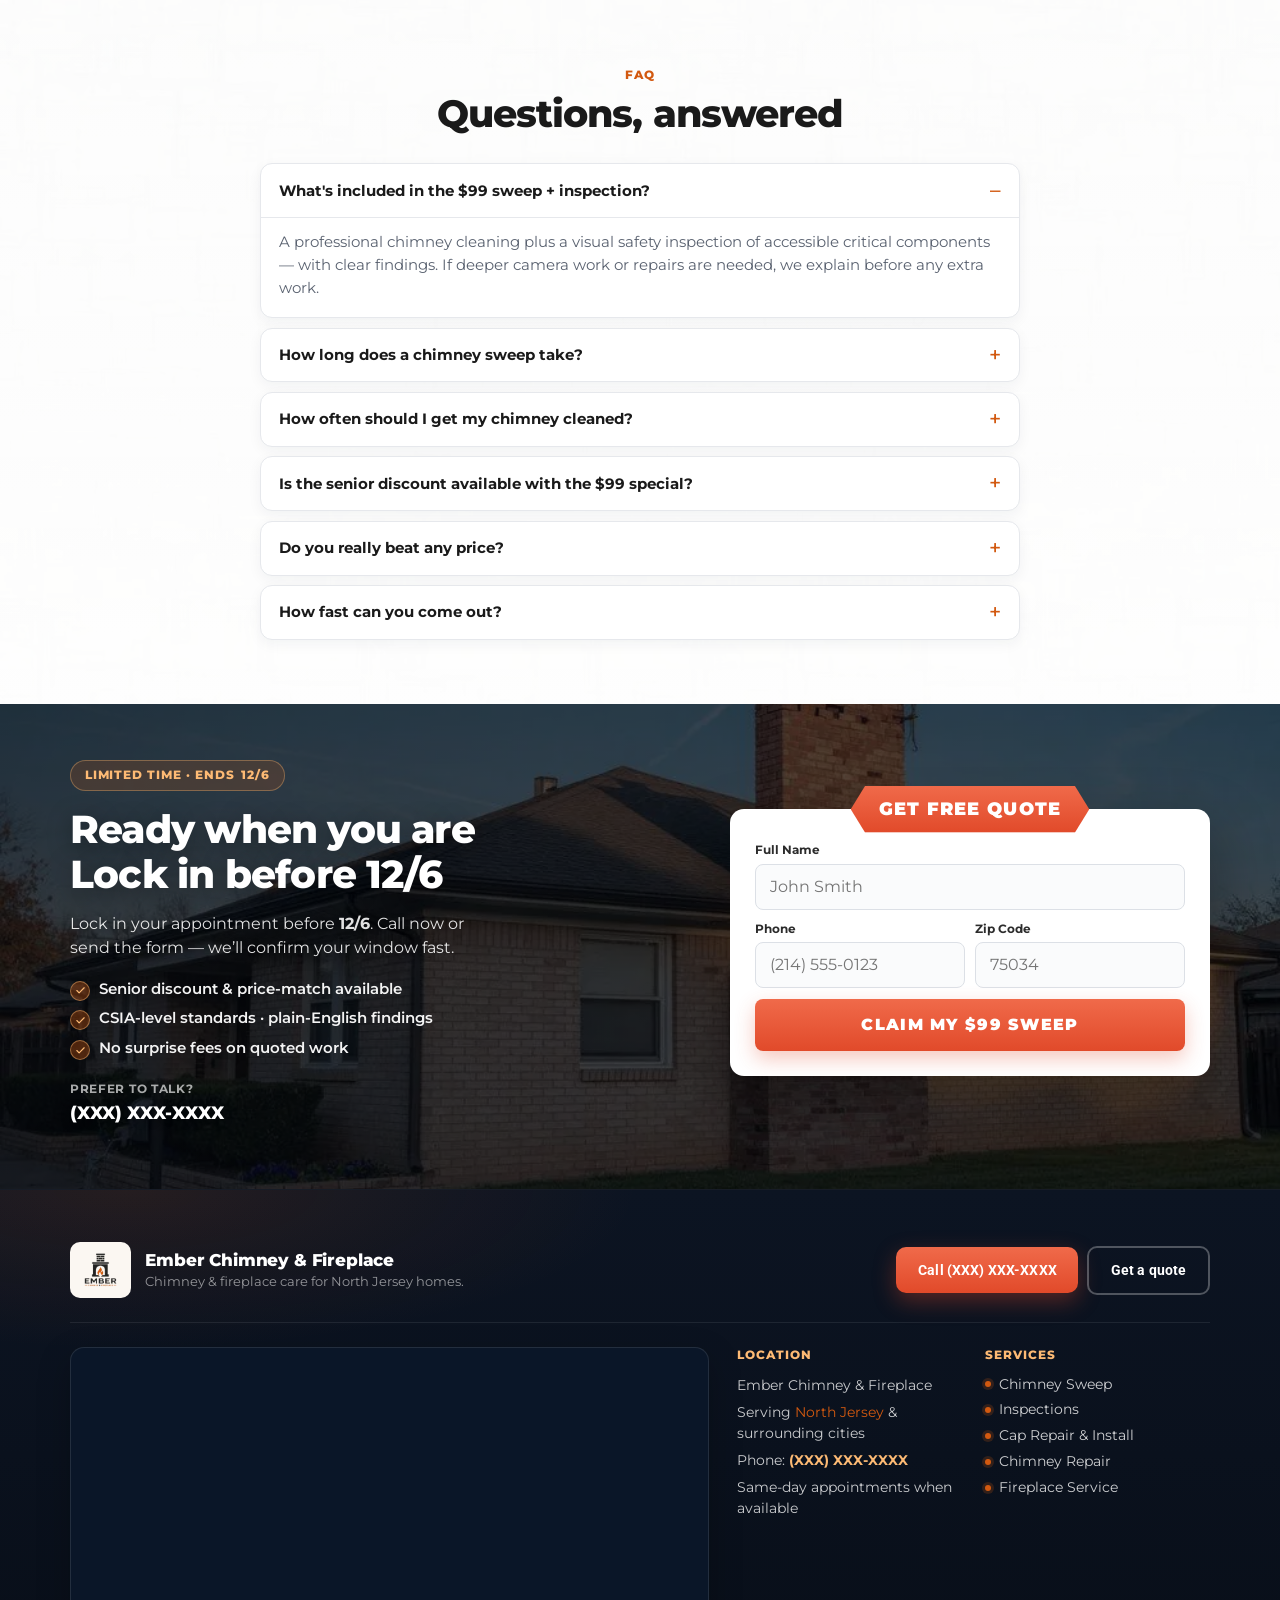
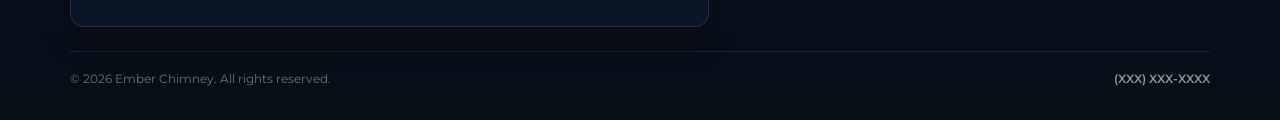
<file: nj/offer/chimney-sweep/index.html>
<!-- NJ_DISPLAY_NUMBER / NJ_TEL_HREF live in assets/js/lp.js — one-line swap -->
<!DOCTYPE html>
<html lang="en">
<head>
  <meta charset="utf-8">
  <meta name="viewport" content="width=device-width, initial-scale=1, viewport-fit=cover">
  <!-- Page 1/5 · chimney-sweep -->
  <title>Chimney Sweep & Cleaning in North Jersey | $99 Special | Ember Chimney</title>
  <meta name="description" content="Chimney Sweep & Cleaning in North Jersey. Sweep + inspection $99 limited time. CSIA standards, senior discount, we beat any price.">
  <meta name="robots" content="noindex, nofollow">
  <meta name="googlebot" content="noindex, nofollow">
  <meta name="theme-color" content="#0a1a2e">
  <meta name="format-detection" content="telephone=yes">
  <link rel="preconnect" href="https://fonts.googleapis.com">
  <link rel="preconnect" href="https://fonts.gstatic.com" crossorigin>
  <link href="https://fonts.googleapis.com/css2?family=Montserrat:wght@400;500;600;700;800&family=Roboto:wght@400;500;700&family=Roboto+Slab:wght@400;600;700&display=swap" rel="stylesheet">
  <link rel="stylesheet" href="../../../assets/css/lp.css?v=44">
  <!-- Google tag (gtag.js) -->
  <script async src="https://www.googletagmanager.com/gtag/js?id=AW-18337676973"></script>
  <script>
    window.dataLayer = window.dataLayer || [];
    function gtag(){dataLayer.push(arguments);}
    gtag('js', new Date());
    gtag('config', 'AW-18337676973');
  </script>
  <!-- CallRail: early load so gclid session is ready before numbers paint -->
  <link rel="preconnect" href="https://cdn.callrail.com" crossorigin>
  <link rel="dns-prefetch" href="https://cdn.callrail.com">
</head>
<body class="lp-canvas">
  <a class="skip-link" href="#book">Skip to quote form</a>

  <header class="site-header" data-header>
    <div class="wrap header-inner">
      <div class="brand">
        <img class="brand-logo" src="../../../assets/images/ember-logo.webp" alt="Ember Chimney &amp; Fireplace" width="200" height="56" decoding="async">
      </div>
      <div class="header-local">
        <span class="header-local-label">Chimney &amp; Fireplace | <span class="city">North Jersey</span></span>
        <a class="header-local-phone" href="tel:+1XXXXXXXXXX">(XXX) XXX-XXXX</a>
      </div>
      <a class="header-call" href="tel:+1XXXXXXXXXX">Call Now</a>
    </div>
  </header>

  <main>
    <section class="hero-atlas" aria-label="Hero">
      <div class="hero-atlas-bg" style="background-image:url('../../../assets/images/photos/job-vid-wide.webp')">
        <video class="hero-atlas-video" autoplay muted loop playsinline preload="metadata" poster="../../../assets/images/photos/job-vid-wide.webp" aria-hidden="true">
          <source src="../../../assets/videos/job-sweep-wide.mp4" type="video/mp4">
        </video>
      </div>
      <div class="wrap">
        <div class="hero-left">
          <div class="hero-badge" style="display:inline-flex;align-items:center;gap:.4rem;background:rgba(255,255,255,.12);border:1px solid rgba(255,255,255,.22);border-radius:999px;padding:.35rem .85rem;font-size:.82rem;font-weight:600;margin-bottom:1rem;color:#fff">
            Same-day service in <span class="city">North Jersey</span>
          </div>
          <h1 class="display h1" style="color:#fff;font-size:clamp(1.65rem,4vw,2.45rem);font-weight:800;line-height:1.12;margin:0 0 .65rem"><span class="svc">Chimney Sweep &amp; Cleaning</span> in <span class="city">North Jersey</span> — <span class="h1-price">$99</span></h1>
          <p class="sub">Professional <em>sweep + safety inspection</em> — limited time</p>
          
          
          <ul class="hero-bullets">
            <li><span class="ico"><svg viewBox="0 0 24 24" fill="none" stroke="currentColor" stroke-width="2" stroke-linecap="round" stroke-linejoin="round" aria-hidden="true"><path d="M12 1v22"/><path d="M17 5H9.5a3.5 3.5 0 0 0 0 7h5a3.5 3.5 0 0 1 0 7H6"/></svg></span><span>Sweep + Inspection $99</span></li>
            <li><span class="ico"><svg viewBox="0 0 24 24" fill="none" stroke="currentColor" stroke-width="2" stroke-linecap="round" stroke-linejoin="round" aria-hidden="true"><path d="M20 6 9 17l-5-5"/></svg></span><span>All Chimney Types — Gas &amp; Electric</span></li>
            <li><span class="ico"><svg viewBox="0 0 24 24" fill="none" stroke="currentColor" stroke-width="2" stroke-linecap="round" stroke-linejoin="round" aria-hidden="true"><path d="M12 2l2.4 7.2H22l-6 4.4 2.3 7.2L12 16.8 5.7 20.8 8 13.6 2 9.2h7.6z"/></svg></span><span>Senior Discount 65+</span></li>
            <li><span class="ico"><svg viewBox="0 0 24 24" fill="none" stroke="currentColor" stroke-width="2" stroke-linecap="round" stroke-linejoin="round" aria-hidden="true"><path d="M12 22s8-7 8-13a8 8 0 1 0-16 0c0 6 8 13 8 13z"/><circle cx="12" cy="9" r="2.5"/></svg></span><span>Serving All Of <span class="city">North Jersey</span></span></li>
            <li><span class="ico"><svg viewBox="0 0 24 24" fill="none" stroke="currentColor" stroke-width="2" stroke-linecap="round" stroke-linejoin="round" aria-hidden="true"><path d="M12 22s8-4 8-10V5l-8-3-8 3v7c0 6 8 10 8 10z"/></svg></span><span>CSIA-Level Standards</span></li>
          </ul>
          <div class="hero-actions">
            <a class="btn btn-coral btn-lg" href="tel:+1XXXXXXXXXX">Call (XXX) XXX-XXXX</a>
            <a class="btn btn-ghost btn-lg" href="#book">Book Online</a>
          </div>
          
          
          <div class="hero-mini-badges" aria-label="Trust badges">
            <img src="../../../assets/images/badges/CSIA-Badge.webp" alt="CSIA Certified Chimney Sweep" width="80" height="80" loading="lazy">
            <img src="../../../assets/images/badges/bbb.webp" alt="BBB Accredited Business" width="60" height="80" loading="lazy">
            <img src="../../../assets/images/badges/yelp-logo.webp" alt="Yelp" width="120" height="40" class="badge-yelp" loading="lazy">
            <img src="../../../assets/images/badges/nextdoor-logo.webp" alt="Nextdoor" width="48" height="48" class="badge-nextdoor" loading="lazy">
          </div>
        </div>

        <aside class="quote-card" id="book" aria-label="Get a free quote">
          <div class="quote-ribbon">Get Free Quote</div>
          <form data-lp-form data-service="chimney-sweep" action="#" method="post" novalidate>
            <div class="field">
              <label for="name">Full Name</label>
              <input id="name" name="name" type="text" autocomplete="name" placeholder="John Smith" required>
            </div>
            <div class="form-row two">
              <div class="field">
                <label for="phone">Phone</label>
                <input id="phone" name="phone" type="tel" autocomplete="tel" inputmode="tel" placeholder="(214) 555-0123" required>
              </div>
              <div class="field">
                <label for="zip">Zip Code</label>
                <input id="zip" name="zip" type="text" inputmode="numeric" autocomplete="postal-code" maxlength="10" placeholder="75034" required>
              </div>
            </div>
            <div class="field">
              <label for="msg">Short Message About Your Needs</label>
              <textarea id="msg" name="message" placeholder="I need service regarding..."></textarea>
            </div>
            <button class="btn-send" type="submit">Claim My $99 Sweep</button>
            <p class="form-status" role="status" aria-live="polite"></p>
            <p class="form-note" style="margin-top:.65rem;font-size:.78rem;color:var(--muted);text-align:center">Fastest: <a href="tel:+1XXXXXXXXXX"><strong>(XXX) XXX-XXXX</strong></a></p>
            <p class="ad-guarantee" style="margin:.7rem 0 0;padding:.65rem .75rem;font-size:.78rem;line-height:1.45;text-align:center;color:var(--ink);background:#f7f8fa;border:1px solid #e5e7eb;border-radius:8px">No-Mess Guarantee: we protect your floors and leave the room as we found it. We Beat Any Price: bring a written quote for the same work and we beat it.</p>
          </form>
        </aside>
      </div>
    </section>

    <div class="appt-band">
      <div class="wrap">
        Same-Day Appointments Available in <span class="city">North Jersey</span>
      </div>
    </div>

    <!-- Offers / discounts (Atlas-style) -->
    <section class="offers-atlas" id="offers">
      <div class="wrap">
        <p class="offers-date">Limited Time · Available Until <span data-offer-end>7/27</span></p>
        <div class="deal-grid">
          <article class="deal-card featured">
            <a class="deal-link" href="#book">
              <div class="deal-photo">
                <img src="../../../assets/images/photos/job-sweep-branded.webp" alt="Chimney sweep and inspection work" width="640" height="480" loading="lazy" decoding="async">
              </div>
              <div class="deal-body">
                <div class="deal-amount">$99</div>
                <div class="deal-label">Sweep + Inspection</div>
              </div>
            </a>
          </article>
          <article class="deal-card">
            <a class="deal-link" href="tel:+1XXXXXXXXXX">
              <div class="deal-photo">
                <img src="../../../assets/images/photos/owner-local.webp" alt="Senior Discount 65+" width="640" height="480" loading="lazy" decoding="async">
              </div>
              <div class="deal-body">
                <div class="deal-amount">10% OFF</div>
                <div class="deal-label">Senior Discount 65+</div>
              </div>
            </a>
          </article>
          <article class="deal-card">
            <a class="deal-link" href="tel:+1XXXXXXXXXX">
              <div class="deal-photo">
                <img src="../../../assets/images/photos/deal-job.webp" alt="Price match — we beat any price" width="640" height="480" loading="lazy" decoding="async">
              </div>
              <div class="deal-body">
                <div class="deal-amount">BEAT IT</div>
                <div class="deal-label">We Beat Any Price</div>
              </div>
            </a>
          </article>
          <article class="deal-card">
            <a class="deal-link" href="#book">
              <div class="deal-photo">
                <img src="../../../assets/images/photos/cap-repair-offer.webp" alt="20% off Cap Repair / Replacement" width="640" height="480" loading="lazy" decoding="async">
              </div>
              <div class="deal-body">
                <div class="deal-amount">20% OFF</div>
                <div class="deal-label">Cap Repair / Replacement</div>
              </div>
            </a>
          </article>
          <article class="deal-card">
            <a class="deal-link" href="tel:+1XXXXXXXXXX">
              <div class="deal-photo">
                <img src="../../../assets/images/photos/job-sweep-action.webp" alt="Same-day appointments available" width="640" height="480" loading="lazy" decoding="async">
              </div>
              <div class="deal-body">
                <div class="deal-amount">SAME DAY</div>
                <div class="deal-label">Available</div>
              </div>
            </a>
          </article>
          <article class="deal-card">
            <a class="deal-link" href="#book">
              <div class="deal-photo">
                <img src="../../../assets/images/photos/crown-repair-offer.webp" alt="15% off Chimney Leaks Repair" width="640" height="480" loading="lazy" decoding="async">
              </div>
              <div class="deal-body">
                <div class="deal-amount">15% OFF</div>
                <div class="deal-label">Chimney Leaks Repair</div>
              </div>
            </a>
          </article>
        </div>
      </div>
    </section>
    <!-- Google reviews slider -->
    <section class="reviews-atlas" id="reviews">
      <div class="wrap">
        <div class="section-head center">
          <div class="eyebrow">Google reviews</div>
          <h2 class="display h2">What homeowners say about Ember</h2>
        </div>
        <div class="google-reviews-slider" data-reviews-slider>
          <div class="google-excellent">
            <div class="ge-label">Excellent</div>
            <div class="ge-stars" aria-label="5 out of 5 stars">★★★★★</div>
            <div class="ge-based">Based on 10<br>recent reviews</div>
            <div class="ge-google">
              <svg viewBox="0 0 24 24" aria-hidden="true"><path fill="#4285F4" d="M22.56 12.25c0-.78-.07-1.53-.2-2.25H12v4.26h5.92c-.26 1.37-1.04 2.53-2.21 3.31v2.77h3.57c2.08-1.92 3.28-4.74 3.28-8.09z"/><path fill="#34A853" d="M12 23c2.97 0 5.46-.98 7.28-2.66l-3.57-2.77c-.98.66-2.23 1.06-3.71 1.06-2.86 0-5.29-1.93-6.16-4.53H2.18v2.84C3.99 20.53 7.7 23 12 23z"/><path fill="#FBBC05" d="M5.84 14.09c-.22-.66-.35-1.36-.35-2.09s.13-1.43.35-2.09V7.07H2.18C1.43 8.55 1 10.22 1 12s.43 3.45 1.18 4.93l2.85-2.22.81-.62z"/><path fill="#EA4335" d="M12 5.38c1.62 0 3.06.56 4.21 1.64l3.15-3.15C17.45 2.09 14.97 1 12 1 7.7 1 3.99 3.47 2.18 7.07l3.66 2.84c.87-2.6 3.3-4.53 6.16-4.53z"/></svg>
              Google
            </div>
          </div>
          <div class="g-slider-viewport">
            <button type="button" class="g-slider-btn g-slider-prev" data-slider-prev aria-label="Previous reviews">‹</button>
            <div class="google-reviews-track" data-slider-track>
          <article class="g-review-card" role="group" aria-label="Review by Kathy R.">
            <div class="g-review-top">
              <div class="g-review-avatar c1" aria-hidden="true">KR</div>
              <div class="g-review-meta">
                <strong>Kathy R.</strong>
                <time datetime="2025-11-12">2025-11-12</time>
              </div>
            </div>
            <div class="g-review-stars" aria-label="5 stars">★★★★★</div>
            <blockquote>Booked the $99 sweep and they were on time, laid drop cloths, and left the house cleaner than they found it. Fireplace draws great now.</blockquote>
            <button type="button" class="g-review-more" data-review-more>Read more</button>
          </article>
          <article class="g-review-card" role="group" aria-label="Review by Tony B.">
            <div class="g-review-top">
              <div class="g-review-avatar c2" aria-hidden="true">TB</div>
              <div class="g-review-meta">
                <strong>Tony B.</strong>
                <time datetime="2025-10-03">2025-10-03</time>
              </div>
            </div>
            <div class="g-review-stars" aria-label="5 stars">★★★★★</div>
            <blockquote>Honest inspection with photos of the cap issue. No scare tactics, fair price, and they beat the written quote I had from another company.</blockquote>
            <button type="button" class="g-review-more" data-review-more>Read more</button>
          </article>
          <article class="g-review-card" role="group" aria-label="Review by Diane W.">
            <div class="g-review-top">
              <div class="g-review-avatar c3" aria-hidden="true">DW</div>
              <div class="g-review-meta">
                <strong>Diane W.</strong>
                <time datetime="2025-09-18">2025-09-18</time>
              </div>
            </div>
            <div class="g-review-stars" aria-label="5 stars">★★★★★</div>
            <blockquote>Senior discount applied without hassle. Tech explained urgent vs optional in plain English. Would use Ember again for our Plano home.</blockquote>
            <button type="button" class="g-review-more" data-review-more>Read more</button>
          </article>
          <article class="g-review-card" role="group" aria-label="Review by Mike G.">
            <div class="g-review-top">
              <div class="g-review-avatar c1" aria-hidden="true">MG</div>
              <div class="g-review-meta">
                <strong>Mike G.</strong>
                <time datetime="2025-08-22">2025-08-22</time>
              </div>
            </div>
            <div class="g-review-stars" aria-label="5 stars">★★★★★</div>
            <blockquote>Same-day appointment in Frisco. Crown work looks solid and they cleaned up every bit of dust. Highly recommend.</blockquote>
            <button type="button" class="g-review-more" data-review-more>Read more</button>
          </article>
          <article class="g-review-card" role="group" aria-label="Review by Jennifer S.">
            <div class="g-review-top">
              <div class="g-review-avatar c2" aria-hidden="true">JS</div>
              <div class="g-review-meta">
                <strong>Jennifer S.</strong>
                <time datetime="2025-08-05">2025-08-05</time>
              </div>
            </div>
            <div class="g-review-stars" aria-label="5 stars">★★★★★</div>
            <blockquote>Had animals in the flue — new cap install was quick and the price matched what they quoted on the phone. Professional crew.</blockquote>
            <button type="button" class="g-review-more" data-review-more>Read more</button>
          </article>
          <article class="g-review-card" role="group" aria-label="Review by Chris P.">
            <div class="g-review-top">
              <div class="g-review-avatar c3" aria-hidden="true">CP</div>
              <div class="g-review-meta">
                <strong>Chris P.</strong>
                <time datetime="2025-07-19">2025-07-19</time>
              </div>
            </div>
            <div class="g-review-stars" aria-label="5 stars">★★★★★</div>
            <blockquote>Gas fireplace was acting up. They diagnosed it on site, fixed it same visit, and walked me through maintenance tips.</blockquote>
            <button type="button" class="g-review-more" data-review-more>Read more</button>
          </article>
          <article class="g-review-card" role="group" aria-label="Review by Amy M.">
            <div class="g-review-top">
              <div class="g-review-avatar c1" aria-hidden="true">AM</div>
              <div class="g-review-meta">
                <strong>Amy M.</strong>
                <time datetime="2025-06-28">2025-06-28</time>
              </div>
            </div>
            <div class="g-review-stars" aria-label="5 stars">★★★★★</div>
            <blockquote>Used Ember for chimney repair after a storm. Clear options, no pressure, and the price-match promise was real.</blockquote>
            <button type="button" class="g-review-more" data-review-more>Read more</button>
          </article>
          <article class="g-review-card" role="group" aria-label="Review by Ron H.">
            <div class="g-review-top">
              <div class="g-review-avatar c2" aria-hidden="true">RH</div>
              <div class="g-review-meta">
                <strong>Ron H.</strong>
                <time datetime="2025-06-02">2025-06-02</time>
              </div>
            </div>
            <div class="g-review-stars" aria-label="5 stars">★★★★★</div>
            <blockquote>Inspection was thorough. Got photos of liner wear and a written plan. Felt like a neighbor helping, not a sales pitch.</blockquote>
            <button type="button" class="g-review-more" data-review-more>Read more</button>
          </article>
          <article class="g-review-card" role="group" aria-label="Review by Lisa C.">
            <div class="g-review-top">
              <div class="g-review-avatar c3" aria-hidden="true">LC</div>
              <div class="g-review-meta">
                <strong>Lisa C.</strong>
                <time datetime="2025-05-14">2025-05-14</time>
              </div>
            </div>
            <div class="g-review-stars" aria-label="5 stars">★★★★★</div>
            <blockquote>Called for a sweep before winter. On time, respectful of our floors, and the $99 special was exactly as advertised.</blockquote>
            <button type="button" class="g-review-more" data-review-more>Read more</button>
          </article>
          <article class="g-review-card" role="group" aria-label="Review by Brian D.">
            <div class="g-review-top">
              <div class="g-review-avatar c1" aria-hidden="true">BD</div>
              <div class="g-review-meta">
                <strong>Brian D.</strong>
                <time datetime="2025-04-30">2025-04-30</time>
              </div>
            </div>
            <div class="g-review-stars" aria-label="5 stars">★★★★★</div>
            <blockquote>McKinney homeowner here — great communication from booking to finish. Will call them for the next inspection too.</blockquote>
            <button type="button" class="g-review-more" data-review-more>Read more</button>
          </article>
            </div>
            <button type="button" class="g-slider-btn g-slider-next" data-slider-next aria-label="Next reviews">›</button>
          </div>
          <div class="g-slider-dots" data-slider-dots aria-hidden="true"></div>
        </div>
      </div>
    </section>


    <!-- CSIA emphasis -->
    <section class="csia-emphasis" id="csia">
      <div class="csia-emphasis-bg" style="background-image:url('../../../assets/images/photos/hero-chimney-home.webp?v=2')" aria-hidden="true"></div>
      <div class="wrap">
        <div class="csia-seal-wrap">
          <div class="csia-seal-ring">
            <img src="../../../assets/images/badges/CSIA-Badge.webp" alt="CSIA Certified Chimney Sweep" width="200" height="200" loading="lazy" decoding="async">
          </div>
          <span class="csia-seal-tag">CSIA standards</span>
        </div>
        <div class="csia-copy">
          <div class="eyebrow">Why standards matter</div>
          <h2>Fire safety isn't DIY</h2>
          <p>Creosote, cracked liners, and blocked flues rarely announce themselves until it's expensive — or dangerous. We work to <strong>CSIA-level standards</strong> so your family gets a clear, honest safety picture.</p>
          <div class="csia-meta">
            <span class="csia-chip"><strong>CSIA</strong> chimney safety</span>
            <span class="csia-chip"><strong>NFI</strong> hearth guidance</span>
            <span class="csia-chip"><strong>NJ</strong> homes we serve</span>
          </div>
          <ul class="csia-points">
            <li>Safety-first evaluation on every job</li>
            <li>Plain-English findings homeowners understand</li>
            <li>Documented issues — no scare tactics</li>
            <li>Urgent vs optional, always labeled</li>
          </ul>
          <div class="csia-actions">
            <a class="btn btn-coral" href="tel:+1XXXXXXXXXX">Call (XXX) XXX-XXXX</a>
            <a class="btn btn-ghost" href="#book">Request a quote</a>
          </div>
        </div>
      </div>
    </section>


    <!-- Work photos -->
    <section class="section section-tint" id="story">
      <div class="wrap">
        <div class="section-head">
          <div class="eyebrow">Meet the team &amp; see the work</div>
          <h2 class="display h2">Photos &amp; video of real work</h2>
          <p class="lead">Real job-site photos and video from our local crew — clean, careful, and thorough.</p>
        </div>
        <div class="work-grid">
          <figure class="work-shot">
            <video data-work-video muted loop playsinline preload="none" poster="../../../assets/images/photos/job-vid-wide.webp" aria-label="Ember technician sweeping a living-room fireplace">
              <source src="../../../assets/videos/job-sweep-wide.mp4" type="video/mp4">
            </video>
          </figure>
          <figure class="work-shot">
            <video data-work-video muted loop playsinline preload="none" poster="../../../assets/images/photos/job-vid-action.webp" aria-label="Ember technician vacuuming a fireplace with a headlamp">
              <source src="../../../assets/videos/job-sweep-action.mp4" type="video/mp4">
            </video>
          </figure>
          <figure class="work-shot">
            <video data-work-video muted loop playsinline preload="none" poster="../../../assets/images/photos/job-vid-close.webp" aria-label="Ember technician working inside a fireplace">
              <source src="../../../assets/videos/job-sweep-close.mp4" type="video/mp4">
            </video>
          </figure>
          <figure class="work-shot">
            <img src="../../../assets/images/photos/job-sweep-branded.webp" alt="Certified Ember technician servicing a fireplace" width="1600" height="1200" loading="lazy" decoding="async">
          </figure>
          <figure class="work-shot">
            <img src="../../../assets/images/photos/job-sweep-side.webp" alt="Ember technician sweeping a gas fireplace from the side" width="1600" height="1200" loading="lazy" decoding="async">
          </figure>
          <figure class="work-shot">
            <img src="../../../assets/images/photos/job-sweep-portrait.webp" alt="Ember technician vacuuming a fireplace" width="1200" height="1600" loading="lazy" decoding="async">
          </figure>
          <figure class="work-shot">
            <img src="../../../assets/images/photos/job-attic-01.webp" alt="Ember technician inspecting a chimney chase in the attic" width="1200" height="1600" loading="lazy" decoding="async">
          </figure>
          <figure class="work-shot">
            <img src="../../../assets/images/photos/job-sweep-tools.webp" alt="Fireplace opened for a professional sweep with drop cloths down" width="1600" height="1200" loading="lazy" decoding="async">
          </figure>
          <figure class="work-shot">
            <img src="../../../assets/images/photos/job-sweep-action.webp" alt="Ember technician cleaning gas logs during a fireplace sweep" width="1600" height="1200" loading="lazy" decoding="async">
          </figure>
          <figure class="work-shot">
            <img src="../../../assets/images/photos/job-sweep-kneel.webp" alt="Ember certified technician kneeling at a fireplace" width="1600" height="1200" loading="lazy" decoding="async">
          </figure>
          <figure class="work-shot">
            <img src="../../../assets/images/photos/job-sweep-shirt.webp" alt="Ember Chimney certified technician on a fireplace job" width="1600" height="1200" loading="lazy" decoding="async">
          </figure>
          <figure class="work-shot">
            <img src="../../../assets/images/photos/job-sweep-vacuum.webp" alt="Ember technician vacuuming a fireplace flue" width="1600" height="1200" loading="lazy" decoding="async">
          </figure>
          <figure class="work-shot">
            <img src="../../../assets/images/photos/job-sweep-drill.webp" alt="Ember technician servicing a fireplace with pro tools" width="1600" height="1200" loading="lazy" decoding="async">
          </figure>
          <figure class="work-shot">
            <img src="../../../assets/images/photos/job-sweep-wand.webp" alt="Ember technician using a vacuum wand in a fireplace" width="1600" height="1200" loading="lazy" decoding="async">
          </figure>
          <figure class="work-shot">
            <img src="../../../assets/images/photos/job-attic-02.webp" alt="Ember technician checking masonry in an attic chimney" width="1200" height="1600" loading="lazy" decoding="async">
          </figure>
        </div>
      </div>
    </section>

    <!-- What's included (page-specific) -->
    <section class="section" id="included">
      <div class="wrap">
        <div class="section-head center">
          <div class="eyebrow">What's included</div>
          <h2 class="display h2">What you get</h2>
          <p class="lead">Everything included on the visit — clear scope, clean work, no guesswork.</p>
        </div>
        <ul class="included-list">
            <li>Full chimney sweep &amp; creosote removal</li>
            <li>Visual safety inspection of critical points</li>
            <li>Damper operation check</li>
            <li>Cap / crown visual assessment</li>
            <li>Plain-English findings &amp; next steps</li>
            <li>Floor protection &amp; clean work habits</li>
        </ul>
      </div>
    </section>

    <!-- Instant appointments split -->
    <section class="split-cta" aria-label="Book now">
      <div class="split-cta-copy">
        <h2>Instant Appointments</h2>
        <p>We're ready to serve residents of <span class="city">North Jersey</span> with same-day appointments when available. Call today or request a callback.</p>
        <div class="split-cta-actions">
          <a class="btn btn-coral" href="tel:+1XXXXXXXXXX">Call (XXX) XXX-XXXX</a>
          <a class="btn btn-ghost" href="#book">Book Online</a>
        </div>
      </div>
      <div class="split-cta-media" style="background-image:url('../../../assets/images/photos/job-sweep-branded.webp')" role="img" aria-label="Ember certified technician"></div>
    </section>

    <!-- How it works -->
    <section class="section" id="how">
      <div class="wrap">
        <div class="section-head center">
          <div class="eyebrow">Simple process</div>
          <h2 class="display h2">How a visit works</h2>
          <p class="lead">Here's what to expect in <span class="city">North Jersey</span>.</p>
        </div>
        <div class="process">
          <article class="step">
            <h3 class="h3">Call or request</h3>
            <p>Tap call or submit the form. We confirm address, fireplace type, and the best same-day window.</p>
          </article>
          <article class="step">
            <h3 class="h3">We show up prepared</h3>
            <p>Floor protection, pro tools, and clear communication from start to finish.</p>
          </article>
          <article class="step">
            <h3 class="h3">You get clarity</h3>
            <p>Plain-English findings. Urgent vs optional — always labeled.</p>
          </article>
        </div>
      </div>
    </section>

    <!-- Guarantees / promises -->
    <section class="promises-band" id="guarantees">
      <div class="promises-band-bg" style="background-image:url('../../../assets/images/photos/hero-chimney-home.webp')" aria-hidden="true"></div>
      <div class="wrap">
        <div class="section-head center">
          <div class="eyebrow">Our promises</div>
          <h2 class="display h2">Book with confidence</h2>
        </div>
        <div class="guarantee-grid">
          <article class="g-card hot">
            <div class="g-icon" aria-hidden="true"><svg viewBox="0 0 24 24" fill="none" stroke="currentColor" stroke-width="1.8"><path d="M12 1v22"/><path d="M17 5H9.5a3.5 3.5 0 0 0 0 7h5a3.5 3.5 0 0 1 0 7H6"/></svg></div>
            <h3>We beat any price</h3>
            <p>Show a comparable written quote for the same scope. We'll match or beat it.</p>
          </article>
          <article class="g-card">
            <div class="g-icon" aria-hidden="true"><svg viewBox="0 0 24 24" fill="none" stroke="currentColor" stroke-width="1.8"><path d="M12 22s8-4 8-10V5l-8-3-8 3v7c0 6 8 10 8 10z"/></svg></div>
            <h3>Safety-first promise</h3>
            <p>If we spot a hazard, you get plain language and options — never pressure.</p>
          </article>
          <article class="g-card">
            <div class="g-icon" aria-hidden="true"><svg viewBox="0 0 24 24" fill="none" stroke="currentColor" stroke-width="1.8"><circle cx="12" cy="8" r="5"/><path d="M20 21a8 8 0 1 0-16 0"/></svg></div>
            <h3>Senior discount</h3>
            <p>Available for qualifying homeowners 65+ in <span class="city">North Jersey</span>.</p>
          </article>
        </div>
      </div>
    </section>

    <!-- FAQ page-specific -->
    <section class="section section-tint" id="faq">
      <div class="wrap-narrow">
        <div class="section-head center">
          <div class="eyebrow">FAQ</div>
          <h2 class="display h2">Questions, answered</h2>
        </div>
        <div class="faq-list">
          <details class="faq-item" open>
            <summary>What's included in the $99 sweep + inspection?</summary>
            <div class="faq-a">A professional chimney cleaning plus a visual safety inspection of accessible critical components — with clear findings. If deeper camera work or repairs are needed, we explain before any extra work.</div>
          </details>
          <details class="faq-item">
            <summary>How long does a chimney sweep take?</summary>
            <div class="faq-a">Most residential sweeps take about 45–90 minutes depending on access, height, and creosote level.</div>
          </details>
          <details class="faq-item">
            <summary>How often should I get my chimney cleaned?</summary>
            <div class="faq-a">Inspect annually and clean as needed. Heavy wood burners may need more frequent service.</div>
          </details>
          <details class="faq-item">
            <summary>Is the senior discount available with the $99 special?</summary>
            <div class="faq-a">Ask when you book. We'll apply the best available pricing and tell you exactly what you're paying before we start.</div>
          </details>
          <details class="faq-item">
            <summary>Do you really beat any price?</summary>
            <div class="faq-a">Yes — on like-for-like written quotes for the same scope of work.</div>
          </details>
          <details class="faq-item">
            <summary>How fast can you come out?</summary>
            <div class="faq-a">We prioritize same-day appointments across <span class="city">North Jersey</span>. Call <a href="tel:+1XXXXXXXXXX">(XXX) XXX-XXXX</a>.</div>
          </details>
        </div>
        
      </div>
    </section>

    <!-- Bottom form -->
    <section class="bottom-form" id="contact">
      <div class="bottom-form-bg" style="background-image:url('../../../assets/images/photos/hero-chimney-home.webp')"></div>
      <div class="wrap">
                <div class="bottom-form-msg">
          <div class="bf-eyebrow">Limited time · Ends <span data-offer-end>7/27</span></div>
          <h2>Ready when you are<br>Lock in before <span data-offer-end>7/27</span></h2>
          <p class="bf-lead">Lock in your appointment before <strong class="bf-date" data-offer-end>7/27</strong>. Call now or send the form — we’ll confirm your window fast.</p>
          <ul class="bf-points">
            <li>Senior discount &amp; price-match available</li>
            <li>CSIA-level standards · plain-English findings</li>
            <li>No surprise fees on quoted work</li>
          </ul>
          <div>
            <span class="bf-phone-label">Prefer to talk?</span>
            <a class="bf-phone" href="tel:+1XXXXXXXXXX">(XXX) XXX-XXXX</a>
          </div>
        </div>
        <aside class="quote-card" aria-label="Request a callback">
          <div class="quote-ribbon">Get Free Quote</div>
          <form data-lp-form data-service="chimney-sweep" action="#" method="post" novalidate>
            <div class="field">
              <label for="name2">Full Name</label>
              <input id="name2" name="name" type="text" autocomplete="name" placeholder="John Smith" required>
            </div>
            <div class="form-row two">
              <div class="field">
                <label for="phone2">Phone</label>
                <input id="phone2" name="phone" type="tel" autocomplete="tel" inputmode="tel" placeholder="(214) 555-0123" required>
              </div>
              <div class="field">
                <label for="zip2">Zip Code</label>
                <input id="zip2" name="zip" type="text" inputmode="numeric" autocomplete="postal-code" maxlength="10" placeholder="75034" required>
              </div>
            </div>
            <button class="btn-send" type="submit">Claim My $99 Sweep</button>
            <p class="form-status" role="status" aria-live="polite"></p>
          </form>
        </aside>
      </div>
    </section>
  </main>

  <footer class="site-footer">
    <div class="wrap">
      <div class="footer-top">
        <div class="footer-brand">
          <img src="../../../assets/images/ember-logo.webp" alt="Ember Chimney &amp; Fireplace" width="144" height="144" loading="lazy" decoding="async">
          <div class="footer-brand-text">
            <strong>Ember Chimney &amp; Fireplace</strong>
            <span>Chimney &amp; fireplace care for North Jersey homes.</span>
          </div>
        </div>
        <div class="footer-top-cta">
          <a class="btn btn-coral" href="tel:+1XXXXXXXXXX">Call (XXX) XXX-XXXX</a>
          <a class="btn btn-ghost" href="#book">Get a quote</a>
        </div>
      </div>

      <div class="footer-main">
        <div class="footer-map">
          <iframe
            src="https://www.google.com/maps/embed?pb=!1m18!1m12!1m3!1d3350.4753144337756!2d-97.15533839999999!3d32.8855991!2m3!1f0!2f0!3f0!3m2!1i1024!2i768!4f13.1!3m3!1m2!1s0x864dd5424c57b88f%3A0x57c02e2ee402b0b0!2sEmber%20Chimney%20%26%20Fireplace!5e0!3m2!1sen!2sus!4v1785283434606!5m2!1sen!2sus"
            title="Ember Chimney &amp; Fireplace on Google Maps"
            loading="lazy"
            referrerpolicy="strict-origin-when-cross-origin"
            allowfullscreen=""
          ></iframe>
        </div>
        <div class="footer-side">
          <div class="footer-block">
            <h3>Location</h3>
            <p class="footer-line">Ember Chimney &amp; Fireplace</p>
            <p class="footer-line">Serving <span class="city">North Jersey</span> &amp; surrounding cities</p>
            <p class="footer-line">Phone: <a href="tel:+1XXXXXXXXXX">(XXX) XXX-XXXX</a></p>
            <p class="footer-line">Same-day appointments when available</p>
          </div>
          <div class="footer-block">
            <h3>Services</h3>
            <ul class="footer-services">
              <li>Chimney Sweep</li>
              <li>Inspections</li>
              <li>Cap Repair &amp; Install</li>
              <li>Chimney Repair</li>
              <li>Fireplace Service</li>
            </ul>
          </div>
        </div>
      </div>

      <div class="footer-meta">
        <span>&copy; <span data-year>2026</span> Ember Chimney. All rights reserved.</span>
        <a href="tel:+1XXXXXXXXXX">(XXX) XXX-XXXX</a>
      </div>
    </div>
  </footer>

<div class="sticky-bar" role="region" aria-label="Quick contact">
    <div class="sticky-inner">
      <a class="btn btn-outline" href="#book">Get $99 Offer</a>
      <a class="btn btn-coral" href="tel:+1XXXXXXXXXX">Call Now</a>
    </div>
  </div>


  <script>
  (function(){
    var GEO = {
      "1022374":"Ridgewood","1022131":"Franklin Lakes","1022491":"Wyckoff",
      "1022437":"Tenafly","1022365":"Ramsey","1022148":"Glen Rock",
      "1022237":"Mahwah","1022326":"Paramus","1022119":"Fair Lawn",
      "1022321":"Oradell","1022473":"Westwood","1022180":"Hillsdale",
      "1021997":"Allendale","1022263":"Millburn","1022406":"Short Hills",
      "1022228":"Livingston","1022273":"Montclair","1022451":"Verona",
      "1022470":"West Orange","1022280":"Morristown","1022235":"Madison",
      "1022069":"Chatham","1022128":"Florham Park","1022095":"Denville",
      "1022367":"Randolph","1022433":"Summit","1022471":"Westfield",
      "1022088":"Cranford","1022030":"Berkeley Heights","1022298":"New Providence",
      "1022017":"Basking Ridge","1022461":"Warren","1022464":"Wayne",
      "1022274":"Montvale","1022398":"Scotch Plains","1022420":"Sparta",
      "1022126":"Flemington","1022462":"Washington","1022037":"Bloomfield",
      "1022348":"Plainfield","1022469":"West New York","1022444":"Trenton",
      "1022191":"Iselin","1022155":"Hackensack","1022097":"Dumont",
      "1022099":"East Brunswick","1022423":"Springfield","1023393":"Spring Valley",
      "1023496":"White Plains","9051492":"Aberdeen Township"
    };
    var loc = new URLSearchParams(location.search).get('loc');
    var city = GEO[loc] || "North Jersey";
    if(city){
      document.querySelectorAll('.city').forEach(function(el){ el.textContent = city; });
      document.title = document.title.replace('North Jersey', city);
    }
  })();
  </script>


  <script>
  (function(){
    /* Whitelist ONLY — never render the raw URL parameter into the page.
       Keys must stay in sync with the ad group's keyword list (Yuval supplies updates). */
    var KW = {
    "chimney sweep": "Chimney Sweep & Cleaning",
    "chimney cleaning": "Chimney Cleaning",
    "chimney sweep near me": "Chimney Sweep",
    "chimney cleaning near me": "Chimney Cleaning",
    "chimney sweep services near me": "Chimney Sweep Services",
    "chimney sweep service": "Chimney Sweep Service",
    "chimney cleaning service": "Chimney Cleaning Service",
    "chimney services": "Chimney Services",
    "chimney services near me": "Chimney Services",
    "fireplace cleaning": "Fireplace Cleaning",
    "fireplace cleaning near me": "Fireplace Cleaning",
    "chimney sweep cost": "Chimney Sweep",
    "chimney cleaning cost": "Chimney Cleaning",
    "chimney sweep prices": "Chimney Sweep",
    "chimney inspection and cleaning": "Chimney Inspection & Cleaning"
    };
    var raw = (new URLSearchParams(location.search).get('kw') || '').toLowerCase().trim();
    var label = KW[raw];
    if(label){
      document.querySelectorAll('.svc').forEach(function(el){ el.textContent = label; });
      /* keep the <title> consistent with the H1 */
      document.title = document.title.replace(/^[^|]+/, label + ' in ' +
        (document.querySelector('.city') ? document.querySelector('.city').textContent : 'North Jersey') + ' ');
    }
  })();
  </script>

  <script src="../../../assets/js/nj-config.js"></script>
  <script src="../../../assets/js/lp.js?v=44"></script>
  <!-- CallRail dynamic number insertion -->
  <script type="text/javascript" src="https://cdn.callrail.com/companies/578256671/32f23b92d88d9a105486/12/swap.js"></script>
</body>
</html>
</file>
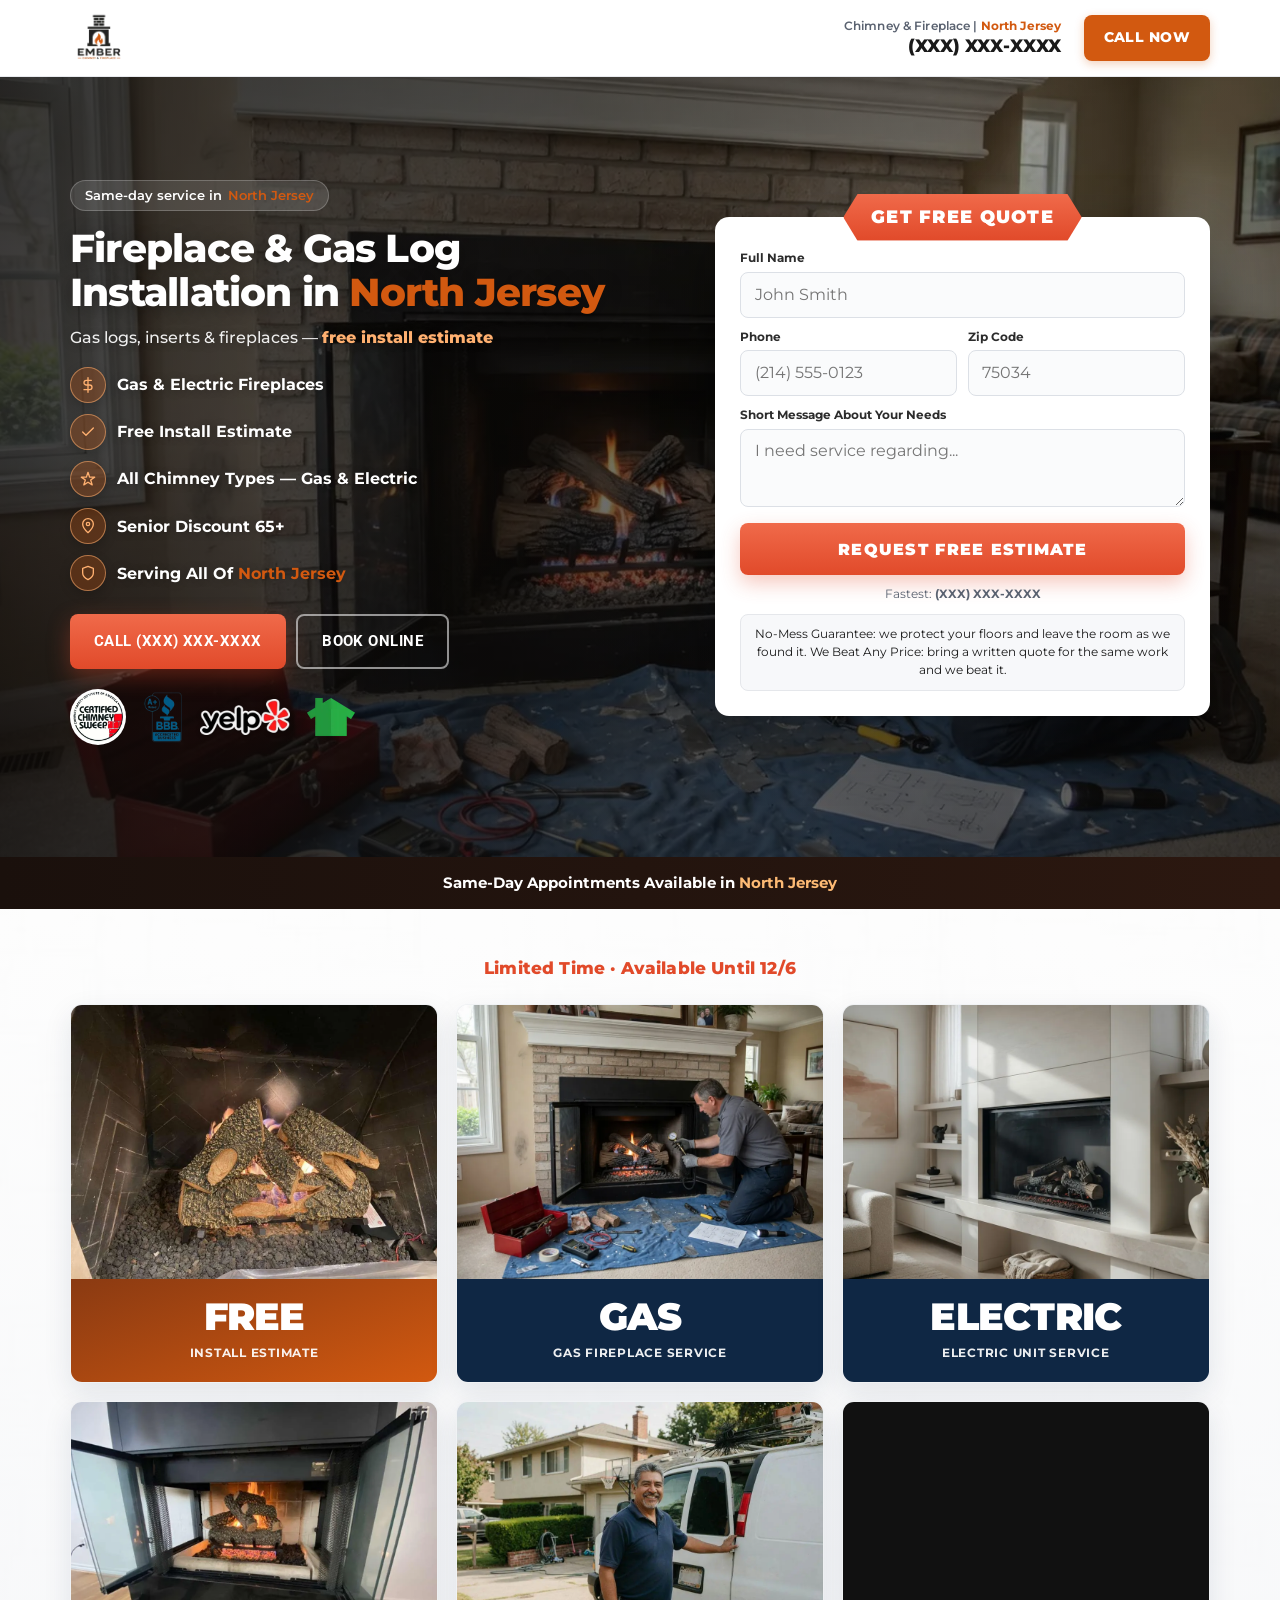
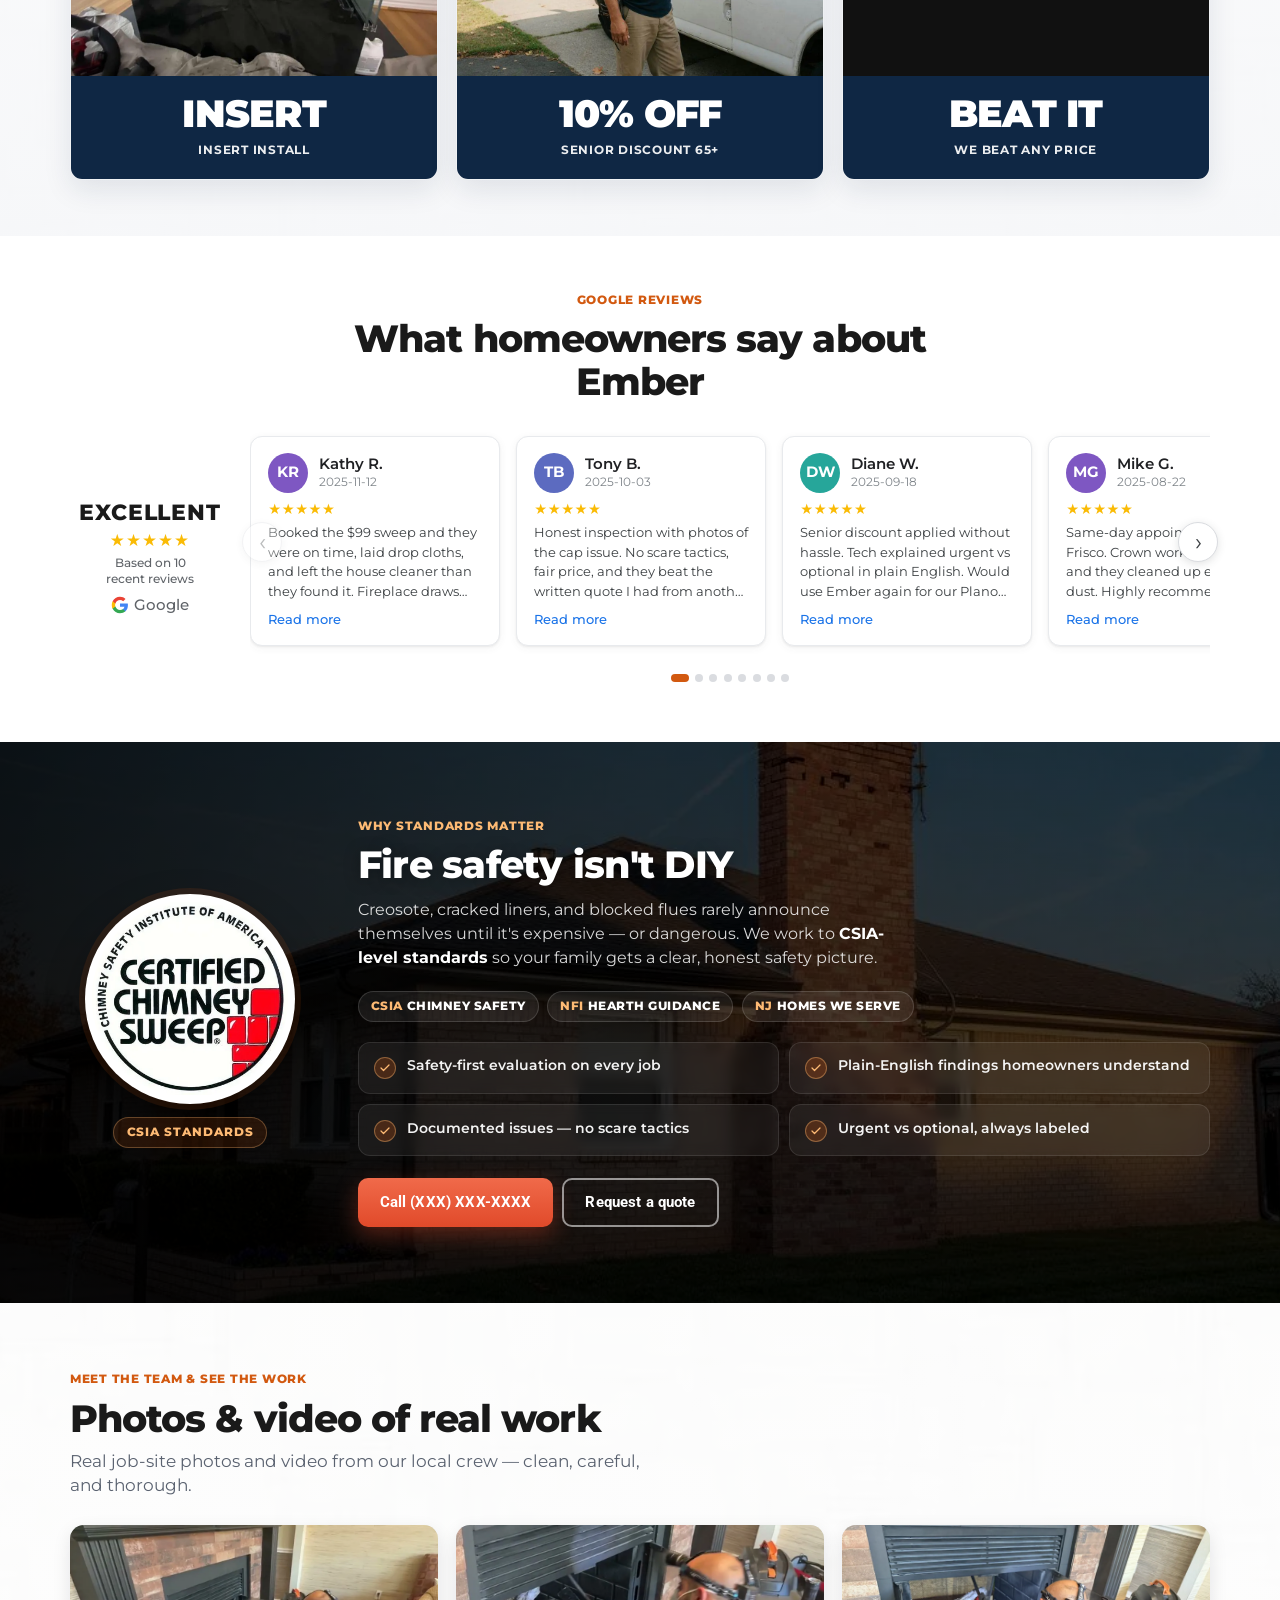
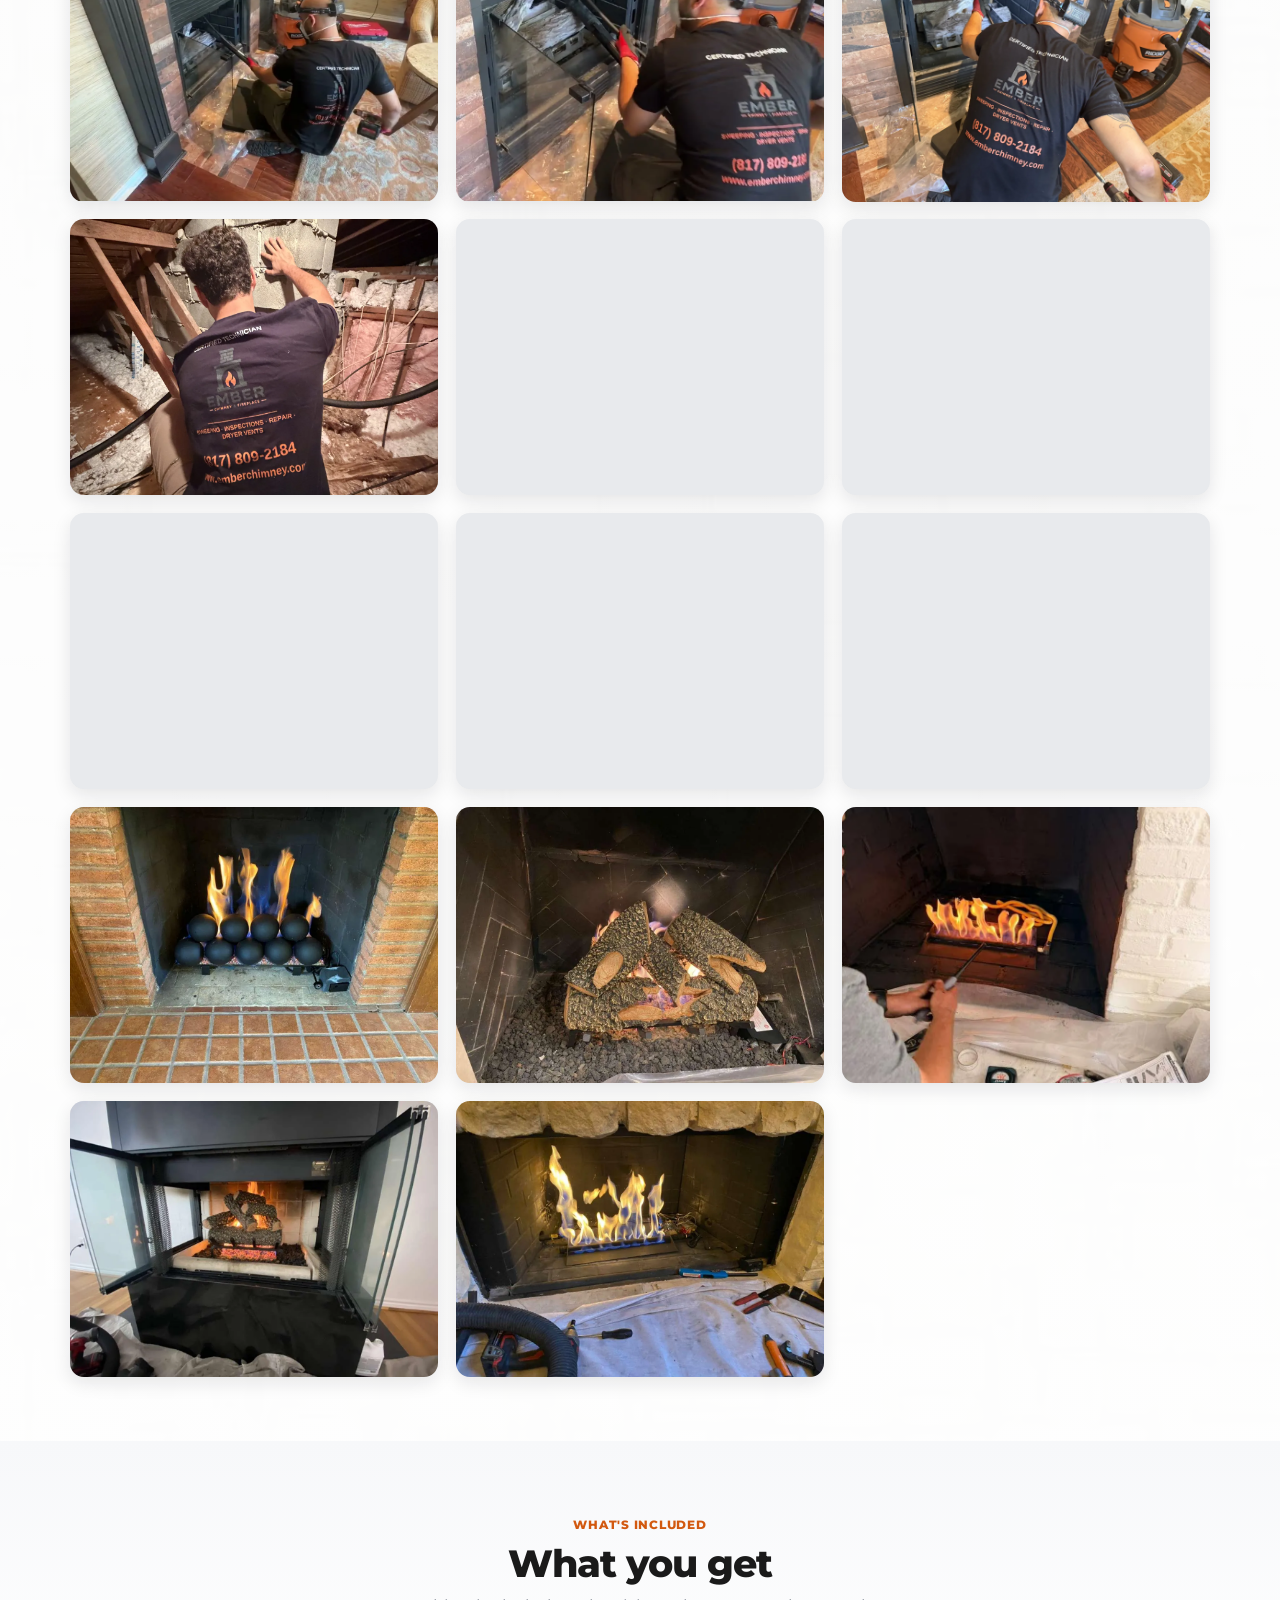
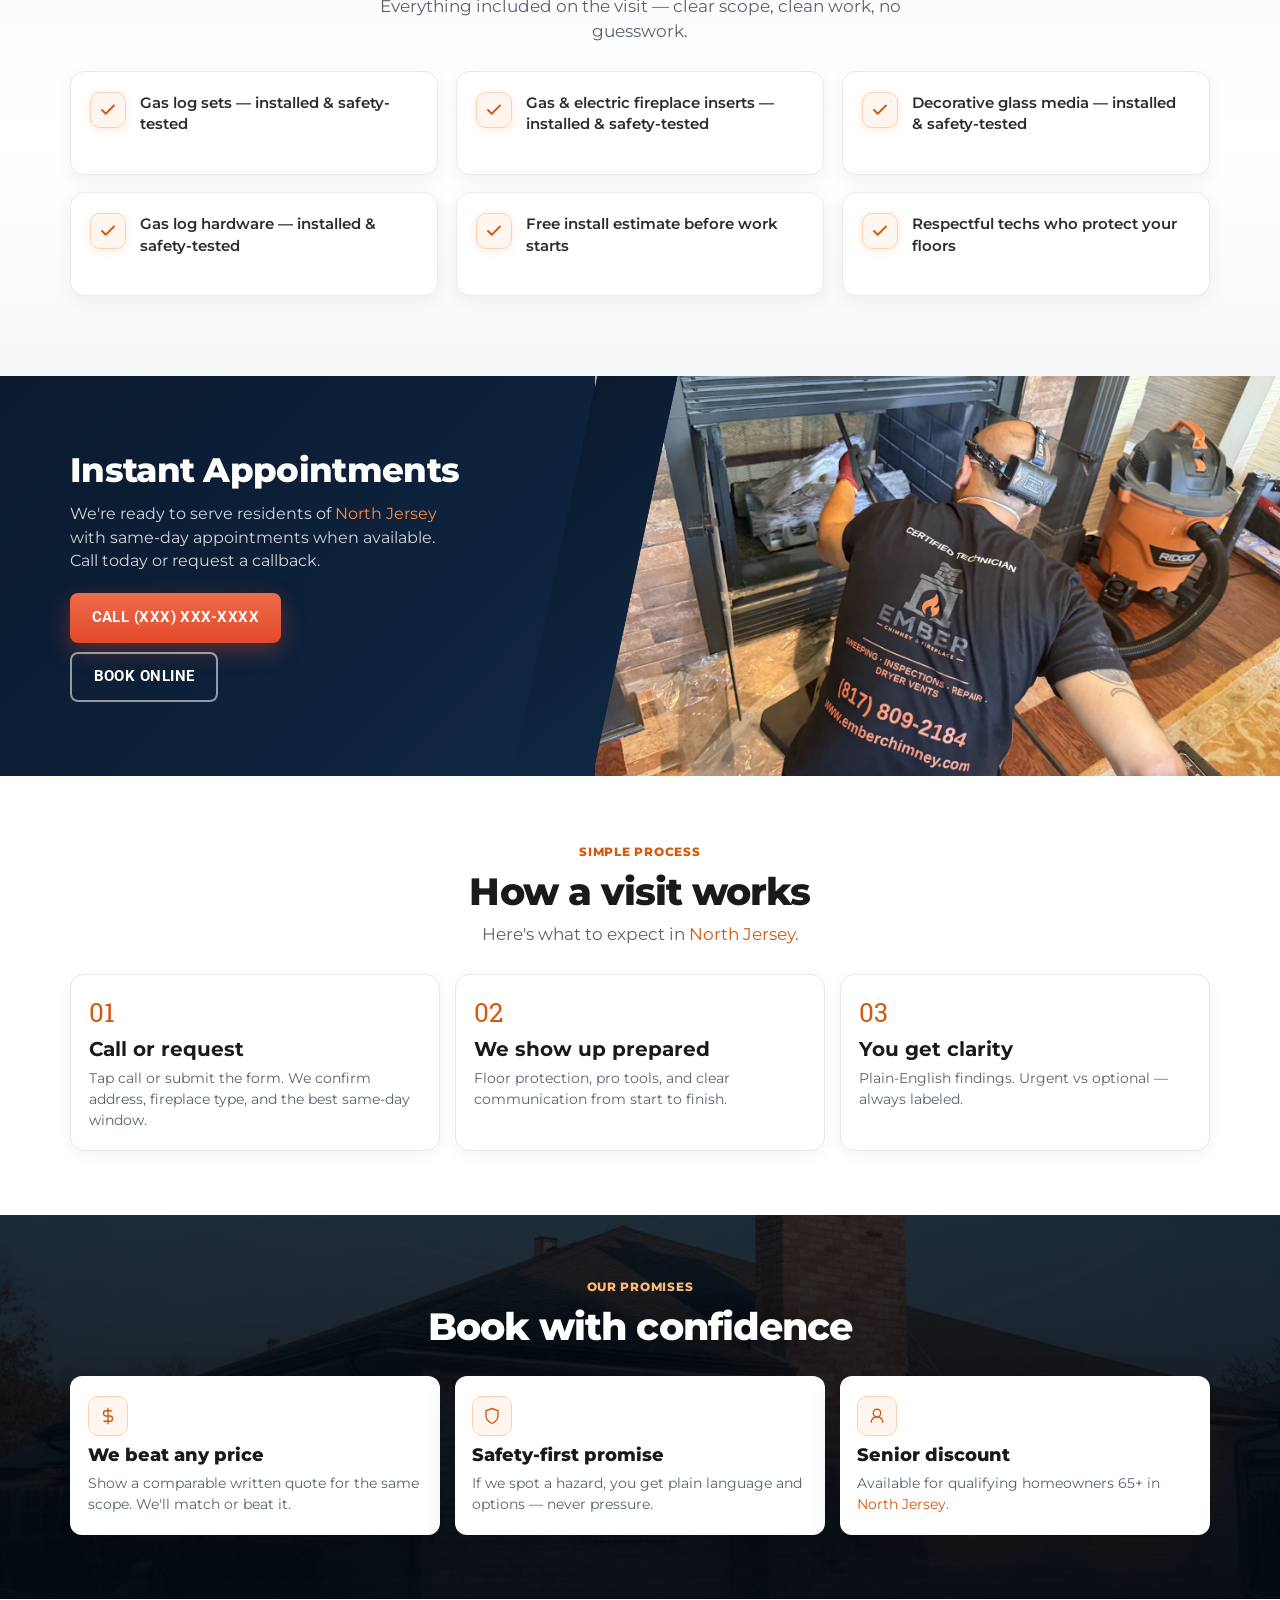
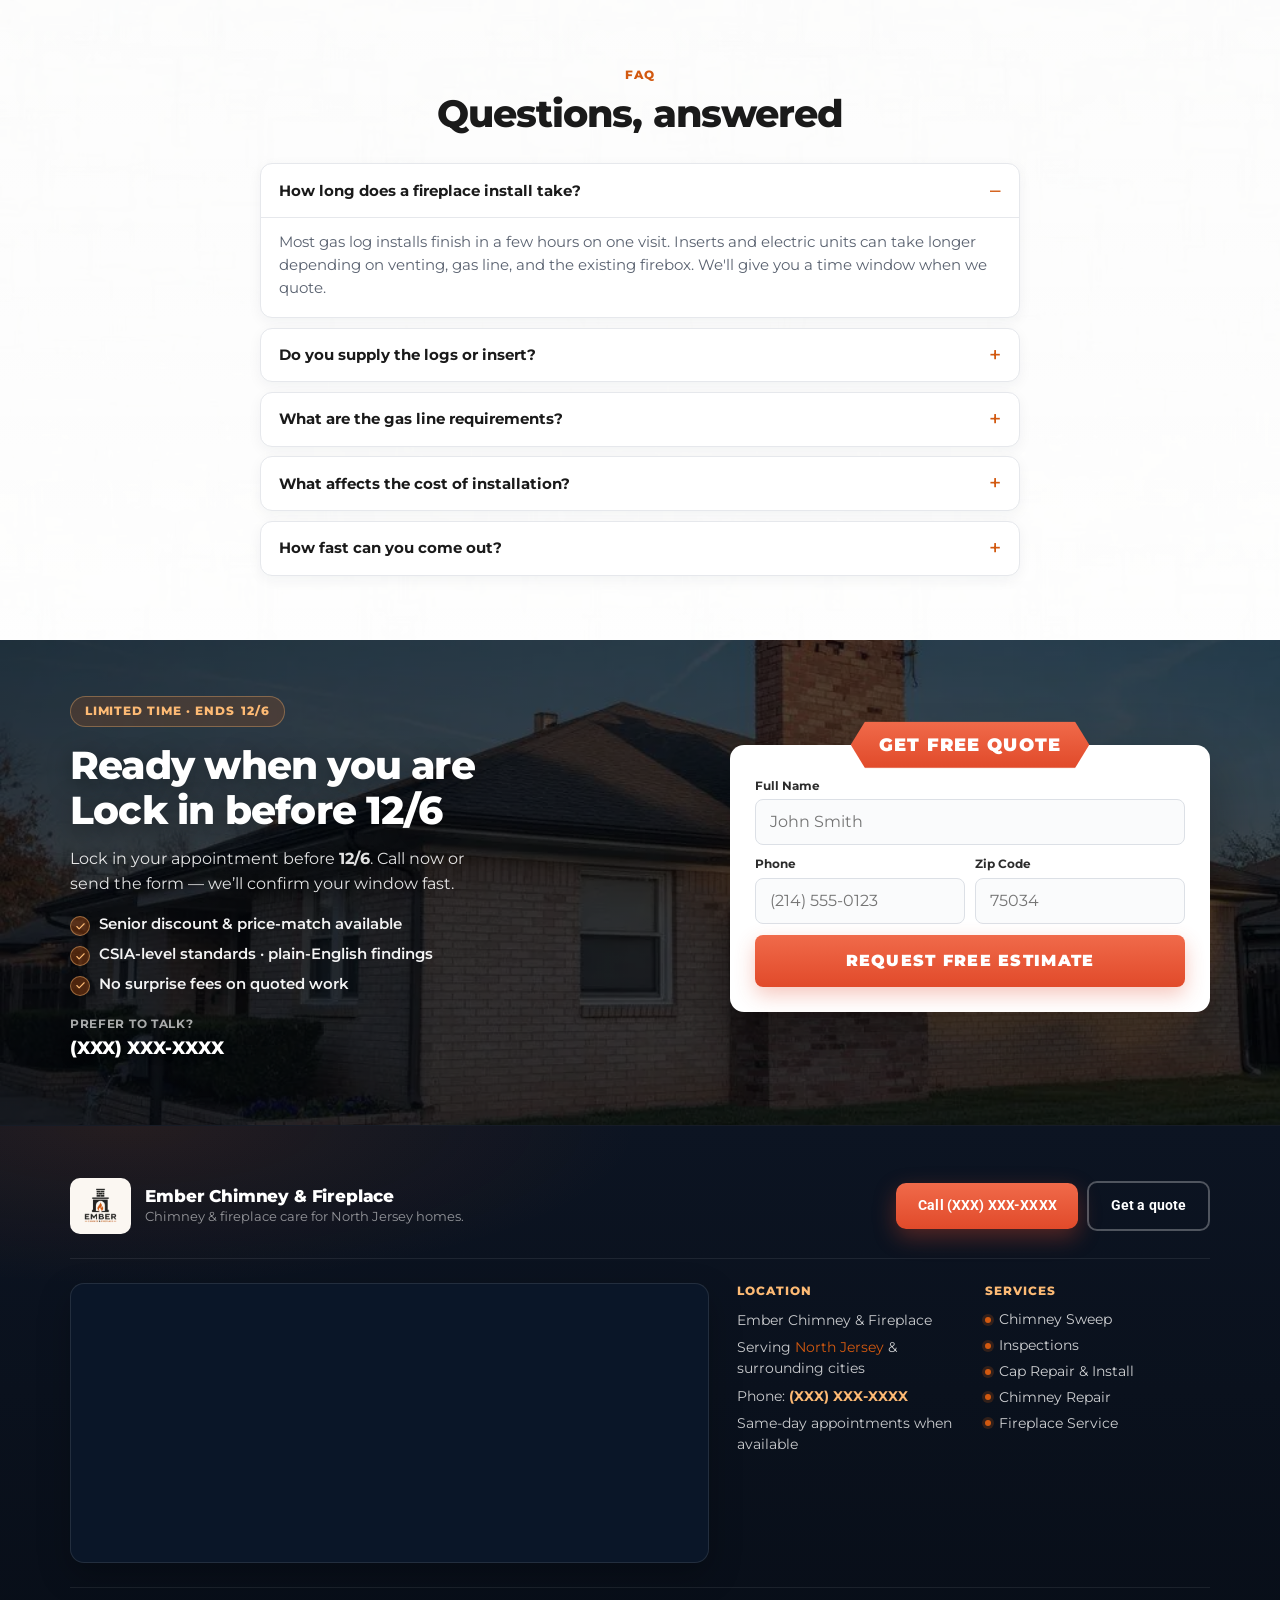
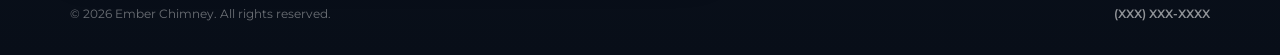
<file: nj/offer/fireplace-installation/index.html>
<!-- NJ_DISPLAY_NUMBER / NJ_TEL_HREF live in assets/js/lp.js — one-line swap -->
<!DOCTYPE html>
<html lang="en">
<head>
  <meta charset="utf-8">
  <meta name="viewport" content="width=device-width, initial-scale=1, viewport-fit=cover">
  <!-- Page 6/6 · fireplace-installation -->
  <title>Fireplace & Gas Log Installation in North Jersey | Free Estimate | Ember Chimney</title>
  <meta name="description" content="Fireplace & gas log installation in North Jersey. Free install estimate, senior discount, we beat any price.">
  <meta name="robots" content="noindex, nofollow">
  <meta name="googlebot" content="noindex, nofollow">
  <meta name="theme-color" content="#0a1a2e">
  <meta name="format-detection" content="telephone=yes">
  <link rel="preconnect" href="https://fonts.googleapis.com">
  <link rel="preconnect" href="https://fonts.gstatic.com" crossorigin>
  <link href="https://fonts.googleapis.com/css2?family=Montserrat:wght@400;500;600;700;800&family=Roboto:wght@400;500;700&family=Roboto+Slab:wght@400;600;700&display=swap" rel="stylesheet">
  <link rel="stylesheet" href="../../../assets/css/lp.css?v=44">
  <!-- Google tag (gtag.js) -->
  <script async src="https://www.googletagmanager.com/gtag/js?id=AW-18337676973"></script>
  <script>
    window.dataLayer = window.dataLayer || [];
    function gtag(){dataLayer.push(arguments);}
    gtag('js', new Date());
    gtag('config', 'AW-18337676973');
  </script>
  <!-- CallRail: early load so gclid session is ready before numbers paint -->
  <link rel="preconnect" href="https://cdn.callrail.com" crossorigin>
  <link rel="dns-prefetch" href="https://cdn.callrail.com">
</head>
<body class="lp-canvas">
  <a class="skip-link" href="#book">Skip to quote form</a>

  <header class="site-header" data-header>
    <div class="wrap header-inner">
      <div class="brand">
        <img class="brand-logo" src="../../../assets/images/ember-logo.webp" alt="Ember Chimney &amp; Fireplace" width="200" height="56" decoding="async">
      </div>
      <div class="header-local">
        <span class="header-local-label">Chimney &amp; Fireplace | <span class="city">North Jersey</span></span>
        <a class="header-local-phone" href="tel:+1XXXXXXXXXX">(XXX) XXX-XXXX</a>
      </div>
      <a class="header-call" href="tel:+1XXXXXXXXXX">Call Now</a>
    </div>
  </header>

  <main>
    <section class="hero-atlas" aria-label="Hero">
      <div class="hero-atlas-bg" style="background-image:url('../../../assets/images/photos/hero-fireplace.webp?v=4')"></div>
      <div class="wrap">
        <div class="hero-left">
          <div class="hero-badge" style="display:inline-flex;align-items:center;gap:.4rem;background:rgba(255,255,255,.12);border:1px solid rgba(255,255,255,.22);border-radius:999px;padding:.35rem .85rem;font-size:.82rem;font-weight:600;margin-bottom:1rem;color:#fff">
            Same-day service in <span class="city">North Jersey</span>
          </div>
          <h1 class="display h1" style="color:#fff;font-size:clamp(1.65rem,4vw,2.45rem);font-weight:800;line-height:1.12;margin:0 0 .65rem"><span class="svc">Fireplace &amp; Gas Log Installation</span> in <span class="city">North Jersey</span></h1>
          <p class="sub">Gas logs, inserts &amp; fireplaces — <em>free install estimate</em></p>
          <ul class="hero-bullets">
            <li><span class="ico"><svg viewBox="0 0 24 24" fill="none" stroke="currentColor" stroke-width="2" stroke-linecap="round" stroke-linejoin="round" aria-hidden="true"><path d="M12 1v22"/><path d="M17 5H9.5a3.5 3.5 0 0 0 0 7h5a3.5 3.5 0 0 1 0 7H6"/></svg></span><span>Gas &amp; Electric Fireplaces</span></li>
            <li><span class="ico"><svg viewBox="0 0 24 24" fill="none" stroke="currentColor" stroke-width="2" stroke-linecap="round" stroke-linejoin="round" aria-hidden="true"><path d="M20 6 9 17l-5-5"/></svg></span><span>Free Install Estimate</span></li>
            <li><span class="ico"><svg viewBox="0 0 24 24" fill="none" stroke="currentColor" stroke-width="2" stroke-linecap="round" stroke-linejoin="round" aria-hidden="true"><path d="M12 2l2.4 7.2H22l-6 4.4 2.3 7.2L12 16.8 5.7 20.8 8 13.6 2 9.2h7.6z"/></svg></span><span>All Chimney Types — Gas &amp; Electric</span></li>
            <li><span class="ico"><svg viewBox="0 0 24 24" fill="none" stroke="currentColor" stroke-width="2" stroke-linecap="round" stroke-linejoin="round" aria-hidden="true"><path d="M12 22s8-7 8-13a8 8 0 1 0-16 0c0 6 8 13 8 13z"/><circle cx="12" cy="9" r="2.5"/></svg></span><span>Senior Discount 65+</span></li>
            <li><span class="ico"><svg viewBox="0 0 24 24" fill="none" stroke="currentColor" stroke-width="2" stroke-linecap="round" stroke-linejoin="round" aria-hidden="true"><path d="M12 22s8-4 8-10V5l-8-3-8 3v7c0 6 8 10 8 10z"/></svg></span><span>Serving All Of <span class="city">North Jersey</span></span></li>
          </ul>
          <div class="hero-actions">
            <a class="btn btn-coral btn-lg" href="tel:+1XXXXXXXXXX">Call (XXX) XXX-XXXX</a>
            <a class="btn btn-ghost btn-lg" href="#book">Book Online</a>
          </div>
          <div class="hero-mini-badges" aria-label="Trust badges">
            <img src="../../../assets/images/badges/CSIA-Badge.webp" alt="CSIA Certified Chimney Sweep" width="80" height="80" loading="lazy">
            <img src="../../../assets/images/badges/bbb.webp" alt="BBB Accredited Business" width="60" height="80" loading="lazy">
            <img src="../../../assets/images/badges/yelp-logo.webp" alt="Yelp" width="120" height="40" class="badge-yelp" loading="lazy">
            <img src="../../../assets/images/badges/nextdoor-logo.webp" alt="Nextdoor" width="48" height="48" class="badge-nextdoor" loading="lazy">
          </div>
        </div>

        <aside class="quote-card" id="book" aria-label="Get a free quote">
          <div class="quote-ribbon">Get Free Quote</div>
          <form data-lp-form data-service="fireplace-installation" action="#" method="post" novalidate>
            <div class="field">
              <label for="name">Full Name</label>
              <input id="name" name="name" type="text" autocomplete="name" placeholder="John Smith" required>
            </div>
            <div class="form-row two">
              <div class="field">
                <label for="phone">Phone</label>
                <input id="phone" name="phone" type="tel" autocomplete="tel" inputmode="tel" placeholder="(214) 555-0123" required>
              </div>
              <div class="field">
                <label for="zip">Zip Code</label>
                <input id="zip" name="zip" type="text" inputmode="numeric" autocomplete="postal-code" maxlength="10" placeholder="75034" required>
              </div>
            </div>
            <div class="field">
              <label for="msg">Short Message About Your Needs</label>
              <textarea id="msg" name="message" placeholder="I need service regarding..."></textarea>
            </div>
            <button class="btn-send" type="submit">Request Free Estimate</button>
            <p class="form-status" role="status" aria-live="polite"></p>
            <p class="form-note" style="margin-top:.65rem;font-size:.78rem;color:var(--muted);text-align:center">Fastest: <a href="tel:+1XXXXXXXXXX"><strong>(XXX) XXX-XXXX</strong></a></p>
            <p class="ad-guarantee" style="margin:.7rem 0 0;padding:.65rem .75rem;font-size:.78rem;line-height:1.45;text-align:center;color:var(--ink);background:#f7f8fa;border:1px solid #e5e7eb;border-radius:8px">No-Mess Guarantee: we protect your floors and leave the room as we found it. We Beat Any Price: bring a written quote for the same work and we beat it.</p>
          </form>
        </aside>
      </div>
    </section>

    <div class="appt-band">
      <div class="wrap">
        Same-Day Appointments Available in <span class="city">North Jersey</span>
      </div>
    </div>

    <!-- Offers / discounts (Atlas-style) -->
    <section class="offers-atlas" id="offers">
      <div class="wrap">
        <p class="offers-date">Limited Time · Available Until <span data-offer-end>7/27</span></p>
                <div class="deal-grid">
          <article class="deal-card featured">
            <a class="deal-link" href="#book">
              <div class="deal-photo">
                <img src="../../../assets/images/photos/work-real-03.webp" alt="Free fireplace install estimate" width="640" height="480" loading="lazy" decoding="async">
              </div>
              <div class="deal-body">
                <div class="deal-amount">FREE</div>
                <div class="deal-label">Install Estimate</div>
              </div>
            </a>
          </article>
          <article class="deal-card">
            <a class="deal-link" href="#book">
              <div class="deal-photo">
                <img src="../../../assets/images/photos/gen-gas-fireplace.webp" alt="Gas fireplace service" width="640" height="480" loading="lazy" decoding="async">
              </div>
              <div class="deal-body">
                <div class="deal-amount">GAS</div>
                <div class="deal-label">Gas Fireplace Service</div>
              </div>
            </a>
          </article>
          <article class="deal-card">
            <a class="deal-link" href="#book">
              <div class="deal-photo">
                <img src="../../../assets/images/photos/gen-electric-fireplace.webp" alt="Electric fireplace unit service" width="640" height="480" loading="lazy" decoding="async">
              </div>
              <div class="deal-body">
                <div class="deal-amount">ELECTRIC</div>
                <div class="deal-label">Electric Unit Service</div>
              </div>
            </a>
          </article>
          <article class="deal-card">
            <a class="deal-link" href="#book">
              <div class="deal-photo">
                <img src="../../../assets/images/photos/work-real-10.webp" alt="Fireplace insert installation" width="640" height="480" loading="lazy" decoding="async">
              </div>
              <div class="deal-body">
                <div class="deal-amount">INSERT</div>
                <div class="deal-label">Insert Install</div>
              </div>
            </a>
          </article>
          <article class="deal-card">
            <a class="deal-link" href="tel:+1XXXXXXXXXX">
              <div class="deal-photo">
                <img src="../../../assets/images/photos/owner-local.webp" alt="Senior Discount 65+" width="640" height="480" loading="lazy" decoding="async">
              </div>
              <div class="deal-body">
                <div class="deal-amount">10% OFF</div>
                <div class="deal-label">Senior Discount 65+</div>
              </div>
            </a>
          </article>
          <article class="deal-card">
            <a class="deal-link" href="tel:+1XXXXXXXXXX">
              <div class="deal-photo">
                <img src="../../../assets/images/photos/deal-job.webp" alt="Price match — we beat any price" width="640" height="480" loading="lazy" decoding="async">
              </div>
              <div class="deal-body">
                <div class="deal-amount">BEAT IT</div>
                <div class="deal-label">We Beat Any Price</div>
              </div>
            </a>
          </article>
        </div>
      </div>
    </section>
    <!-- Google reviews slider -->
    <section class="reviews-atlas" id="reviews">
      <div class="wrap">
        <div class="section-head center">
          <div class="eyebrow">Google reviews</div>
          <h2 class="display h2">What homeowners say about Ember</h2>
        </div>
        <div class="google-reviews-slider" data-reviews-slider>
          <div class="google-excellent">
            <div class="ge-label">Excellent</div>
            <div class="ge-stars" aria-label="5 out of 5 stars">★★★★★</div>
            <div class="ge-based">Based on 10<br>recent reviews</div>
            <div class="ge-google">
              <svg viewBox="0 0 24 24" aria-hidden="true"><path fill="#4285F4" d="M22.56 12.25c0-.78-.07-1.53-.2-2.25H12v4.26h5.92c-.26 1.37-1.04 2.53-2.21 3.31v2.77h3.57c2.08-1.92 3.28-4.74 3.28-8.09z"/><path fill="#34A853" d="M12 23c2.97 0 5.46-.98 7.28-2.66l-3.57-2.77c-.98.66-2.23 1.06-3.71 1.06-2.86 0-5.29-1.93-6.16-4.53H2.18v2.84C3.99 20.53 7.7 23 12 23z"/><path fill="#FBBC05" d="M5.84 14.09c-.22-.66-.35-1.36-.35-2.09s.13-1.43.35-2.09V7.07H2.18C1.43 8.55 1 10.22 1 12s.43 3.45 1.18 4.93l2.85-2.22.81-.62z"/><path fill="#EA4335" d="M12 5.38c1.62 0 3.06.56 4.21 1.64l3.15-3.15C17.45 2.09 14.97 1 12 1 7.7 1 3.99 3.47 2.18 7.07l3.66 2.84c.87-2.6 3.3-4.53 6.16-4.53z"/></svg>
              Google
            </div>
          </div>
          <div class="g-slider-viewport">
            <button type="button" class="g-slider-btn g-slider-prev" data-slider-prev aria-label="Previous reviews">‹</button>
            <div class="google-reviews-track" data-slider-track>
          <article class="g-review-card" role="group" aria-label="Review by Kathy R.">
            <div class="g-review-top">
              <div class="g-review-avatar c1" aria-hidden="true">KR</div>
              <div class="g-review-meta">
                <strong>Kathy R.</strong>
                <time datetime="2025-11-12">2025-11-12</time>
              </div>
            </div>
            <div class="g-review-stars" aria-label="5 stars">★★★★★</div>
            <blockquote>Booked the $99 sweep and they were on time, laid drop cloths, and left the house cleaner than they found it. Fireplace draws great now.</blockquote>
            <button type="button" class="g-review-more" data-review-more>Read more</button>
          </article>
          <article class="g-review-card" role="group" aria-label="Review by Tony B.">
            <div class="g-review-top">
              <div class="g-review-avatar c2" aria-hidden="true">TB</div>
              <div class="g-review-meta">
                <strong>Tony B.</strong>
                <time datetime="2025-10-03">2025-10-03</time>
              </div>
            </div>
            <div class="g-review-stars" aria-label="5 stars">★★★★★</div>
            <blockquote>Honest inspection with photos of the cap issue. No scare tactics, fair price, and they beat the written quote I had from another company.</blockquote>
            <button type="button" class="g-review-more" data-review-more>Read more</button>
          </article>
          <article class="g-review-card" role="group" aria-label="Review by Diane W.">
            <div class="g-review-top">
              <div class="g-review-avatar c3" aria-hidden="true">DW</div>
              <div class="g-review-meta">
                <strong>Diane W.</strong>
                <time datetime="2025-09-18">2025-09-18</time>
              </div>
            </div>
            <div class="g-review-stars" aria-label="5 stars">★★★★★</div>
            <blockquote>Senior discount applied without hassle. Tech explained urgent vs optional in plain English. Would use Ember again for our Plano home.</blockquote>
            <button type="button" class="g-review-more" data-review-more>Read more</button>
          </article>
          <article class="g-review-card" role="group" aria-label="Review by Mike G.">
            <div class="g-review-top">
              <div class="g-review-avatar c1" aria-hidden="true">MG</div>
              <div class="g-review-meta">
                <strong>Mike G.</strong>
                <time datetime="2025-08-22">2025-08-22</time>
              </div>
            </div>
            <div class="g-review-stars" aria-label="5 stars">★★★★★</div>
            <blockquote>Same-day appointment in Frisco. Crown work looks solid and they cleaned up every bit of dust. Highly recommend.</blockquote>
            <button type="button" class="g-review-more" data-review-more>Read more</button>
          </article>
          <article class="g-review-card" role="group" aria-label="Review by Jennifer S.">
            <div class="g-review-top">
              <div class="g-review-avatar c2" aria-hidden="true">JS</div>
              <div class="g-review-meta">
                <strong>Jennifer S.</strong>
                <time datetime="2025-08-05">2025-08-05</time>
              </div>
            </div>
            <div class="g-review-stars" aria-label="5 stars">★★★★★</div>
            <blockquote>Had animals in the flue — new cap install was quick and the price matched what they quoted on the phone. Professional crew.</blockquote>
            <button type="button" class="g-review-more" data-review-more>Read more</button>
          </article>
          <article class="g-review-card" role="group" aria-label="Review by Chris P.">
            <div class="g-review-top">
              <div class="g-review-avatar c3" aria-hidden="true">CP</div>
              <div class="g-review-meta">
                <strong>Chris P.</strong>
                <time datetime="2025-07-19">2025-07-19</time>
              </div>
            </div>
            <div class="g-review-stars" aria-label="5 stars">★★★★★</div>
            <blockquote>Gas fireplace was acting up. They diagnosed it on site, fixed it same visit, and walked me through maintenance tips.</blockquote>
            <button type="button" class="g-review-more" data-review-more>Read more</button>
          </article>
          <article class="g-review-card" role="group" aria-label="Review by Amy M.">
            <div class="g-review-top">
              <div class="g-review-avatar c1" aria-hidden="true">AM</div>
              <div class="g-review-meta">
                <strong>Amy M.</strong>
                <time datetime="2025-06-28">2025-06-28</time>
              </div>
            </div>
            <div class="g-review-stars" aria-label="5 stars">★★★★★</div>
            <blockquote>Used Ember for chimney repair after a storm. Clear options, no pressure, and the price-match promise was real.</blockquote>
            <button type="button" class="g-review-more" data-review-more>Read more</button>
          </article>
          <article class="g-review-card" role="group" aria-label="Review by Ron H.">
            <div class="g-review-top">
              <div class="g-review-avatar c2" aria-hidden="true">RH</div>
              <div class="g-review-meta">
                <strong>Ron H.</strong>
                <time datetime="2025-06-02">2025-06-02</time>
              </div>
            </div>
            <div class="g-review-stars" aria-label="5 stars">★★★★★</div>
            <blockquote>Inspection was thorough. Got photos of liner wear and a written plan. Felt like a neighbor helping, not a sales pitch.</blockquote>
            <button type="button" class="g-review-more" data-review-more>Read more</button>
          </article>
          <article class="g-review-card" role="group" aria-label="Review by Lisa C.">
            <div class="g-review-top">
              <div class="g-review-avatar c3" aria-hidden="true">LC</div>
              <div class="g-review-meta">
                <strong>Lisa C.</strong>
                <time datetime="2025-05-14">2025-05-14</time>
              </div>
            </div>
            <div class="g-review-stars" aria-label="5 stars">★★★★★</div>
            <blockquote>Called for a sweep before winter. On time, respectful of our floors, and the $99 special was exactly as advertised.</blockquote>
            <button type="button" class="g-review-more" data-review-more>Read more</button>
          </article>
          <article class="g-review-card" role="group" aria-label="Review by Brian D.">
            <div class="g-review-top">
              <div class="g-review-avatar c1" aria-hidden="true">BD</div>
              <div class="g-review-meta">
                <strong>Brian D.</strong>
                <time datetime="2025-04-30">2025-04-30</time>
              </div>
            </div>
            <div class="g-review-stars" aria-label="5 stars">★★★★★</div>
            <blockquote>McKinney homeowner here — great communication from booking to finish. Will call them for the next inspection too.</blockquote>
            <button type="button" class="g-review-more" data-review-more>Read more</button>
          </article>
            </div>
            <button type="button" class="g-slider-btn g-slider-next" data-slider-next aria-label="Next reviews">›</button>
          </div>
          <div class="g-slider-dots" data-slider-dots aria-hidden="true"></div>
        </div>
      </div>
    </section>


    <!-- CSIA emphasis -->
    <section class="csia-emphasis" id="csia">
      <div class="csia-emphasis-bg" style="background-image:url('../../../assets/images/photos/hero-chimney-home.webp?v=2')" aria-hidden="true"></div>
      <div class="wrap">
        <div class="csia-seal-wrap">
          <div class="csia-seal-ring">
            <img src="../../../assets/images/badges/CSIA-Badge.webp" alt="CSIA Certified Chimney Sweep" width="200" height="200" loading="lazy" decoding="async">
          </div>
          <span class="csia-seal-tag">CSIA standards</span>
        </div>
        <div class="csia-copy">
          <div class="eyebrow">Why standards matter</div>
          <h2>Fire safety isn't DIY</h2>
          <p>Creosote, cracked liners, and blocked flues rarely announce themselves until it's expensive — or dangerous. We work to <strong>CSIA-level standards</strong> so your family gets a clear, honest safety picture.</p>
          <div class="csia-meta">
            <span class="csia-chip"><strong>CSIA</strong> chimney safety</span>
            <span class="csia-chip"><strong>NFI</strong> hearth guidance</span>
            <span class="csia-chip"><strong>NJ</strong> homes we serve</span>
          </div>
          <ul class="csia-points">
            <li>Safety-first evaluation on every job</li>
            <li>Plain-English findings homeowners understand</li>
            <li>Documented issues — no scare tactics</li>
            <li>Urgent vs optional, always labeled</li>
          </ul>
          <div class="csia-actions">
            <a class="btn btn-coral" href="tel:+1XXXXXXXXXX">Call (XXX) XXX-XXXX</a>
            <a class="btn btn-ghost" href="#book">Request a quote</a>
          </div>
        </div>
      </div>
    </section>


    <!-- Work photos -->
    <section class="section section-tint" id="story">
      <div class="wrap">
        <div class="section-head">
          <div class="eyebrow">Meet the team &amp; see the work</div>
          <h2 class="display h2">Photos &amp; video of real work</h2>
          <p class="lead">Real job-site photos and video from our local crew — clean, careful, and thorough.</p>
        </div>
        <div class="work-grid">
          <figure class="work-shot">
            <video data-work-video muted loop playsinline preload="none" poster="../../../assets/images/photos/job-vid-wide.webp" aria-label="Ember technician working at a living-room fireplace">
              <source src="../../../assets/videos/job-sweep-wide.mp4" type="video/mp4">
            </video>
          </figure>
          <figure class="work-shot">
            <video data-work-video muted loop playsinline preload="none" poster="../../../assets/images/photos/job-vid-action.webp" aria-label="Ember technician servicing a fireplace">
              <source src="../../../assets/videos/job-sweep-action.mp4" type="video/mp4">
            </video>
          </figure>
          <figure class="work-shot">
            <img src="../../../assets/images/photos/job-sweep-branded.webp" alt="Certified Ember technician on a fireplace job" width="1600" height="1200" loading="lazy" decoding="async">
          </figure>
          <figure class="work-shot">
            <img src="../../../assets/images/photos/job-attic-01.webp" alt="Ember technician inspecting a chimney chase in the attic" width="1200" height="1600" loading="lazy" decoding="async">
          </figure>
          <figure class="work-shot">
            <img src="../../../assets/images/photos/work-new-01.webp" alt="Ember technician installing gas logs" width="1024" height="768" loading="lazy" decoding="async">
          </figure>
          <figure class="work-shot">
            <img src="../../../assets/images/photos/work-new-02.webp" alt="Ember technician inspecting a chimney in the attic" width="768" height="1024" loading="lazy" decoding="async">
          </figure>
          <figure class="work-shot">
            <img src="../../../assets/images/photos/work-new-03.webp" alt="Ember technician installing a chimney cap" width="768" height="1024" loading="lazy" decoding="async">
          </figure>
          <figure class="work-shot">
            <img src="../../../assets/images/photos/work-new-04.webp" alt="Ember certified technician arriving at a home" width="768" height="1024" loading="lazy" decoding="async">
          </figure>
          <figure class="work-shot">
            <img src="../../../assets/images/photos/work-new-05.webp" alt="Ember technician climbing to service a chimney" width="768" height="1024" loading="lazy" decoding="async">
          </figure>
          <figure class="work-shot">
            <img src="../../../assets/images/photos/work-real-01.webp" alt="Fire ball fireplace installation" width="1024" height="768" loading="lazy" decoding="async">
          </figure>
          <figure class="work-shot">
            <img src="../../../assets/images/photos/work-real-03.webp" alt="Gas log set installed and burning" width="1024" height="768" loading="lazy" decoding="async">
          </figure>
          <figure class="work-shot">
            <img src="../../../assets/images/photos/work-real-09.webp" alt="Gas log hardware installed and safety-tested" width="1024" height="768" loading="lazy" decoding="async">
          </figure>
          <figure class="work-shot">
            <img src="../../../assets/images/photos/work-real-10.webp" alt="Gas log installation in a fireplace insert" width="1024" height="768" loading="lazy" decoding="async">
          </figure>
          <figure class="work-shot">
            <img src="../../../assets/images/photos/work-real-11.webp" alt="Fireplace install with tools on drop cloth" width="1024" height="768" loading="lazy" decoding="async">
          </figure>
        </div>
      </div>
    </section>

    <!-- What's included (page-specific) -->
    <section class="section" id="included">
      <div class="wrap">
        <div class="section-head center">
          <div class="eyebrow">What's included</div>
          <h2 class="display h2">What you get</h2>
          <p class="lead">Everything included on the visit — clear scope, clean work, no guesswork.</p>
        </div>
        <ul class="included-list">
            <li>Gas log sets — installed &amp; safety-tested</li>
            <li>Gas &amp; electric fireplace inserts — installed &amp; safety-tested</li>
            <li>Decorative glass media — installed &amp; safety-tested</li>
            <li>Gas log hardware — installed &amp; safety-tested</li>
            <li>Free install estimate before work starts</li>
            <li>Respectful techs who protect your floors</li>
        </ul>
      </div>
    </section>

    <!-- Instant appointments split -->
    <section class="split-cta" aria-label="Book now">
      <div class="split-cta-copy">
        <h2>Instant Appointments</h2>
        <p>We're ready to serve residents of <span class="city">North Jersey</span> with same-day appointments when available. Call today or request a callback.</p>
        <div class="split-cta-actions">
          <a class="btn btn-coral" href="tel:+1XXXXXXXXXX">Call (XXX) XXX-XXXX</a>
          <a class="btn btn-ghost" href="#book">Book Online</a>
        </div>
      </div>
      <div class="split-cta-media" style="background-image:url('../../../assets/images/photos/job-sweep-branded.webp')" role="img" aria-label="Ember certified technician"></div>
    </section>

    <!-- How it works -->
    <section class="section" id="how">
      <div class="wrap">
        <div class="section-head center">
          <div class="eyebrow">Simple process</div>
          <h2 class="display h2">How a visit works</h2>
          <p class="lead">Here's what to expect in <span class="city">North Jersey</span>.</p>
        </div>
        <div class="process">
          <article class="step">
            <h3 class="h3">Call or request</h3>
            <p>Tap call or submit the form. We confirm address, fireplace type, and the best same-day window.</p>
          </article>
          <article class="step">
            <h3 class="h3">We show up prepared</h3>
            <p>Floor protection, pro tools, and clear communication from start to finish.</p>
          </article>
          <article class="step">
            <h3 class="h3">You get clarity</h3>
            <p>Plain-English findings. Urgent vs optional — always labeled.</p>
          </article>
        </div>
      </div>
    </section>

    <!-- Guarantees / promises -->
    <section class="promises-band" id="guarantees">
      <div class="promises-band-bg" style="background-image:url('../../../assets/images/photos/hero-chimney-home.webp')" aria-hidden="true"></div>
      <div class="wrap">
        <div class="section-head center">
          <div class="eyebrow">Our promises</div>
          <h2 class="display h2">Book with confidence</h2>
        </div>
        <div class="guarantee-grid">
          <article class="g-card hot">
            <div class="g-icon" aria-hidden="true"><svg viewBox="0 0 24 24" fill="none" stroke="currentColor" stroke-width="1.8"><path d="M12 1v22"/><path d="M17 5H9.5a3.5 3.5 0 0 0 0 7h5a3.5 3.5 0 0 1 0 7H6"/></svg></div>
            <h3>We beat any price</h3>
            <p>Show a comparable written quote for the same scope. We'll match or beat it.</p>
          </article>
          <article class="g-card">
            <div class="g-icon" aria-hidden="true"><svg viewBox="0 0 24 24" fill="none" stroke="currentColor" stroke-width="1.8"><path d="M12 22s8-4 8-10V5l-8-3-8 3v7c0 6 8 10 8 10z"/></svg></div>
            <h3>Safety-first promise</h3>
            <p>If we spot a hazard, you get plain language and options — never pressure.</p>
          </article>
          <article class="g-card">
            <div class="g-icon" aria-hidden="true"><svg viewBox="0 0 24 24" fill="none" stroke="currentColor" stroke-width="1.8"><circle cx="12" cy="8" r="5"/><path d="M20 21a8 8 0 1 0-16 0"/></svg></div>
            <h3>Senior discount</h3>
            <p>Available for qualifying homeowners 65+ in <span class="city">North Jersey</span>.</p>
          </article>
        </div>
      </div>
    </section>

    <!-- FAQ page-specific -->
    <section class="section section-tint" id="faq">
      <div class="wrap-narrow">
        <div class="section-head center">
          <div class="eyebrow">FAQ</div>
          <h2 class="display h2">Questions, answered</h2>
        </div>
        <div class="faq-list">
          <details class="faq-item" open>
            <summary>How long does a fireplace install take?</summary>
            <div class="faq-a">Most gas log installs finish in a few hours on one visit. Inserts and electric units can take longer depending on venting, gas line, and the existing firebox. We'll give you a time window when we quote.</div>
          </details>
          <details class="faq-item">
            <summary>Do you supply the logs or insert?</summary>
            <div class="faq-a">Yes. We can supply gas log sets, inserts, glass media and matching hardware — or install units you already purchased if they're a safe fit. Tell us what you have in mind when you book.</div>
          </details>
          <details class="faq-item">
            <summary>What are the gas line requirements?</summary>
            <div class="faq-a">A dedicated, correctly sized gas line has to reach the firebox with a shutoff. If you already have one, we test it. If you don't, we'll tell you what's needed before any install starts — no surprises.</div>
          </details>
          <details class="faq-item">
            <summary>What affects the cost of installation?</summary>
            <div class="faq-a">Fireplace type (gas logs, insert, electric), whether we supply the unit, gas-line work, venting, and firebox condition. That's why the estimate is free — we price the actual job, not a guess from a photo.</div>
          </details>
          <details class="faq-item">
            <summary>How fast can you come out?</summary>
            <div class="faq-a">Same-day when available. Call <a href="tel:+1XXXXXXXXXX">(XXX) XXX-XXXX</a>.</div>
          </details>
        </div>
      </div>
    </section>

    <!-- Bottom form -->
    <section class="bottom-form" id="contact">
      <div class="bottom-form-bg" style="background-image:url('../../../assets/images/photos/hero-chimney-home.webp')"></div>
      <div class="wrap">
                <div class="bottom-form-msg">
          <div class="bf-eyebrow">Limited time · Ends <span data-offer-end>7/27</span></div>
          <h2>Ready when you are<br>Lock in before <span data-offer-end>7/27</span></h2>
          <p class="bf-lead">Lock in your appointment before <strong class="bf-date" data-offer-end>7/27</strong>. Call now or send the form — we’ll confirm your window fast.</p>
          <ul class="bf-points">
            <li>Senior discount &amp; price-match available</li>
            <li>CSIA-level standards · plain-English findings</li>
            <li>No surprise fees on quoted work</li>
          </ul>
          <div>
            <span class="bf-phone-label">Prefer to talk?</span>
            <a class="bf-phone" href="tel:+1XXXXXXXXXX">(XXX) XXX-XXXX</a>
          </div>
        </div>
        <aside class="quote-card" aria-label="Request a callback">
          <div class="quote-ribbon">Get Free Quote</div>
          <form data-lp-form data-service="fireplace-installation" action="#" method="post" novalidate>
            <div class="field">
              <label for="name2">Full Name</label>
              <input id="name2" name="name" type="text" autocomplete="name" placeholder="John Smith" required>
            </div>
            <div class="form-row two">
              <div class="field">
                <label for="phone2">Phone</label>
                <input id="phone2" name="phone" type="tel" autocomplete="tel" inputmode="tel" placeholder="(214) 555-0123" required>
              </div>
              <div class="field">
                <label for="zip2">Zip Code</label>
                <input id="zip2" name="zip" type="text" inputmode="numeric" autocomplete="postal-code" maxlength="10" placeholder="75034" required>
              </div>
            </div>
            <button class="btn-send" type="submit">Request Free Estimate</button>
            <p class="form-status" role="status" aria-live="polite"></p>
          </form>
        </aside>
      </div>
    </section>
  </main>

  <footer class="site-footer">
    <div class="wrap">
      <div class="footer-top">
        <div class="footer-brand">
          <img src="../../../assets/images/ember-logo.webp" alt="Ember Chimney &amp; Fireplace" width="144" height="144" loading="lazy" decoding="async">
          <div class="footer-brand-text">
            <strong>Ember Chimney &amp; Fireplace</strong>
            <span>Chimney &amp; fireplace care for North Jersey homes.</span>
          </div>
        </div>
        <div class="footer-top-cta">
          <a class="btn btn-coral" href="tel:+1XXXXXXXXXX">Call (XXX) XXX-XXXX</a>
          <a class="btn btn-ghost" href="#book">Get a quote</a>
        </div>
      </div>

      <div class="footer-main">
        <div class="footer-map">
          <iframe
            src="https://www.google.com/maps/embed?pb=!1m18!1m12!1m3!1d3350.4753144337756!2d-97.15533839999999!3d32.8855991!2m3!1f0!2f0!3f0!3m2!1i1024!2i768!4f13.1!3m3!1m2!1s0x864dd5424c57b88f%3A0x57c02e2ee402b0b0!2sEmber%20Chimney%20%26%20Fireplace!5e0!3m2!1sen!2sus!4v1785283434606!5m2!1sen!2sus"
            title="Ember Chimney &amp; Fireplace on Google Maps"
            loading="lazy"
            referrerpolicy="strict-origin-when-cross-origin"
            allowfullscreen=""
          ></iframe>
        </div>
        <div class="footer-side">
          <div class="footer-block">
            <h3>Location</h3>
            <p class="footer-line">Ember Chimney &amp; Fireplace</p>
            <p class="footer-line">Serving <span class="city">North Jersey</span> &amp; surrounding cities</p>
            <p class="footer-line">Phone: <a href="tel:+1XXXXXXXXXX">(XXX) XXX-XXXX</a></p>
            <p class="footer-line">Same-day appointments when available</p>
          </div>
          <div class="footer-block">
            <h3>Services</h3>
            <ul class="footer-services">
              <li>Chimney Sweep</li>
              <li>Inspections</li>
              <li>Cap Repair &amp; Install</li>
              <li>Chimney Repair</li>
              <li>Fireplace Service</li>
            </ul>
          </div>
        </div>
      </div>

      <div class="footer-meta">
        <span>&copy; <span data-year>2026</span> Ember Chimney. All rights reserved.</span>
        <a href="tel:+1XXXXXXXXXX">(XXX) XXX-XXXX</a>
      </div>
    </div>
  </footer>

<div class="sticky-bar" role="region" aria-label="Quick contact">
    <div class="sticky-inner">
      <a class="btn btn-outline" href="#book">Free Estimate</a>
      <a class="btn btn-coral" href="tel:+1XXXXXXXXXX">Call Now</a>
    </div>
  </div>


  <script>
  (function(){
    var GEO = {
      "1022374":"Ridgewood","1022131":"Franklin Lakes","1022491":"Wyckoff",
      "1022437":"Tenafly","1022365":"Ramsey","1022148":"Glen Rock",
      "1022237":"Mahwah","1022326":"Paramus","1022119":"Fair Lawn",
      "1022321":"Oradell","1022473":"Westwood","1022180":"Hillsdale",
      "1021997":"Allendale","1022263":"Millburn","1022406":"Short Hills",
      "1022228":"Livingston","1022273":"Montclair","1022451":"Verona",
      "1022470":"West Orange","1022280":"Morristown","1022235":"Madison",
      "1022069":"Chatham","1022128":"Florham Park","1022095":"Denville",
      "1022367":"Randolph","1022433":"Summit","1022471":"Westfield",
      "1022088":"Cranford","1022030":"Berkeley Heights","1022298":"New Providence",
      "1022017":"Basking Ridge","1022461":"Warren","1022464":"Wayne",
      "1022274":"Montvale","1022398":"Scotch Plains","1022420":"Sparta",
      "1022126":"Flemington","1022462":"Washington","1022037":"Bloomfield",
      "1022348":"Plainfield","1022469":"West New York","1022444":"Trenton",
      "1022191":"Iselin","1022155":"Hackensack","1022097":"Dumont",
      "1022099":"East Brunswick","1022423":"Springfield","1023393":"Spring Valley",
      "1023496":"White Plains","9051492":"Aberdeen Township"
    };
    var loc = new URLSearchParams(location.search).get('loc');
    var city = GEO[loc] || "North Jersey";
    if(city){
      document.querySelectorAll('.city').forEach(function(el){ el.textContent = city; });
      document.title = document.title.replace('North Jersey', city);
    }
  })();
  </script>


  <script>
  (function(){
    /* Whitelist ONLY — never render the raw URL parameter into the page.
       Keys must stay in sync with the ad group's keyword list (Yuval supplies updates). */
    var KW = {
      "gas fireplace installation":      "Gas Fireplace Installation",
      "fireplace installation":          "Fireplace Installation",
      "fireplace installation near me":  "Fireplace Installation",
      "gas log installation":            "Gas Log Installation",
      "gas log installation near me":    "Gas Log Installation",
      "fireplace insert installation":   "Fireplace Insert Installation",
      "electric fireplace installation": "Electric Fireplace Installation"
    };
    var raw = (new URLSearchParams(location.search).get('kw') || '').toLowerCase().trim();
    var label = KW[raw];
    if(label){
      document.querySelectorAll('.svc').forEach(function(el){ el.textContent = label; });
      /* keep the <title> consistent with the H1 */
      document.title = document.title.replace(/^[^|]+/, label + ' in ' +
        (document.querySelector('.city') ? document.querySelector('.city').textContent : 'North Jersey') + ' ');
    }
  })();
  </script>

  <script src="../../../assets/js/nj-config.js"></script>
  <script src="../../../assets/js/lp.js?v=44"></script>
  <!-- CallRail dynamic number insertion -->
  <script type="text/javascript" src="https://cdn.callrail.com/companies/578256671/32f23b92d88d9a105486/12/swap.js"></script>
</body>
</html>
</file>
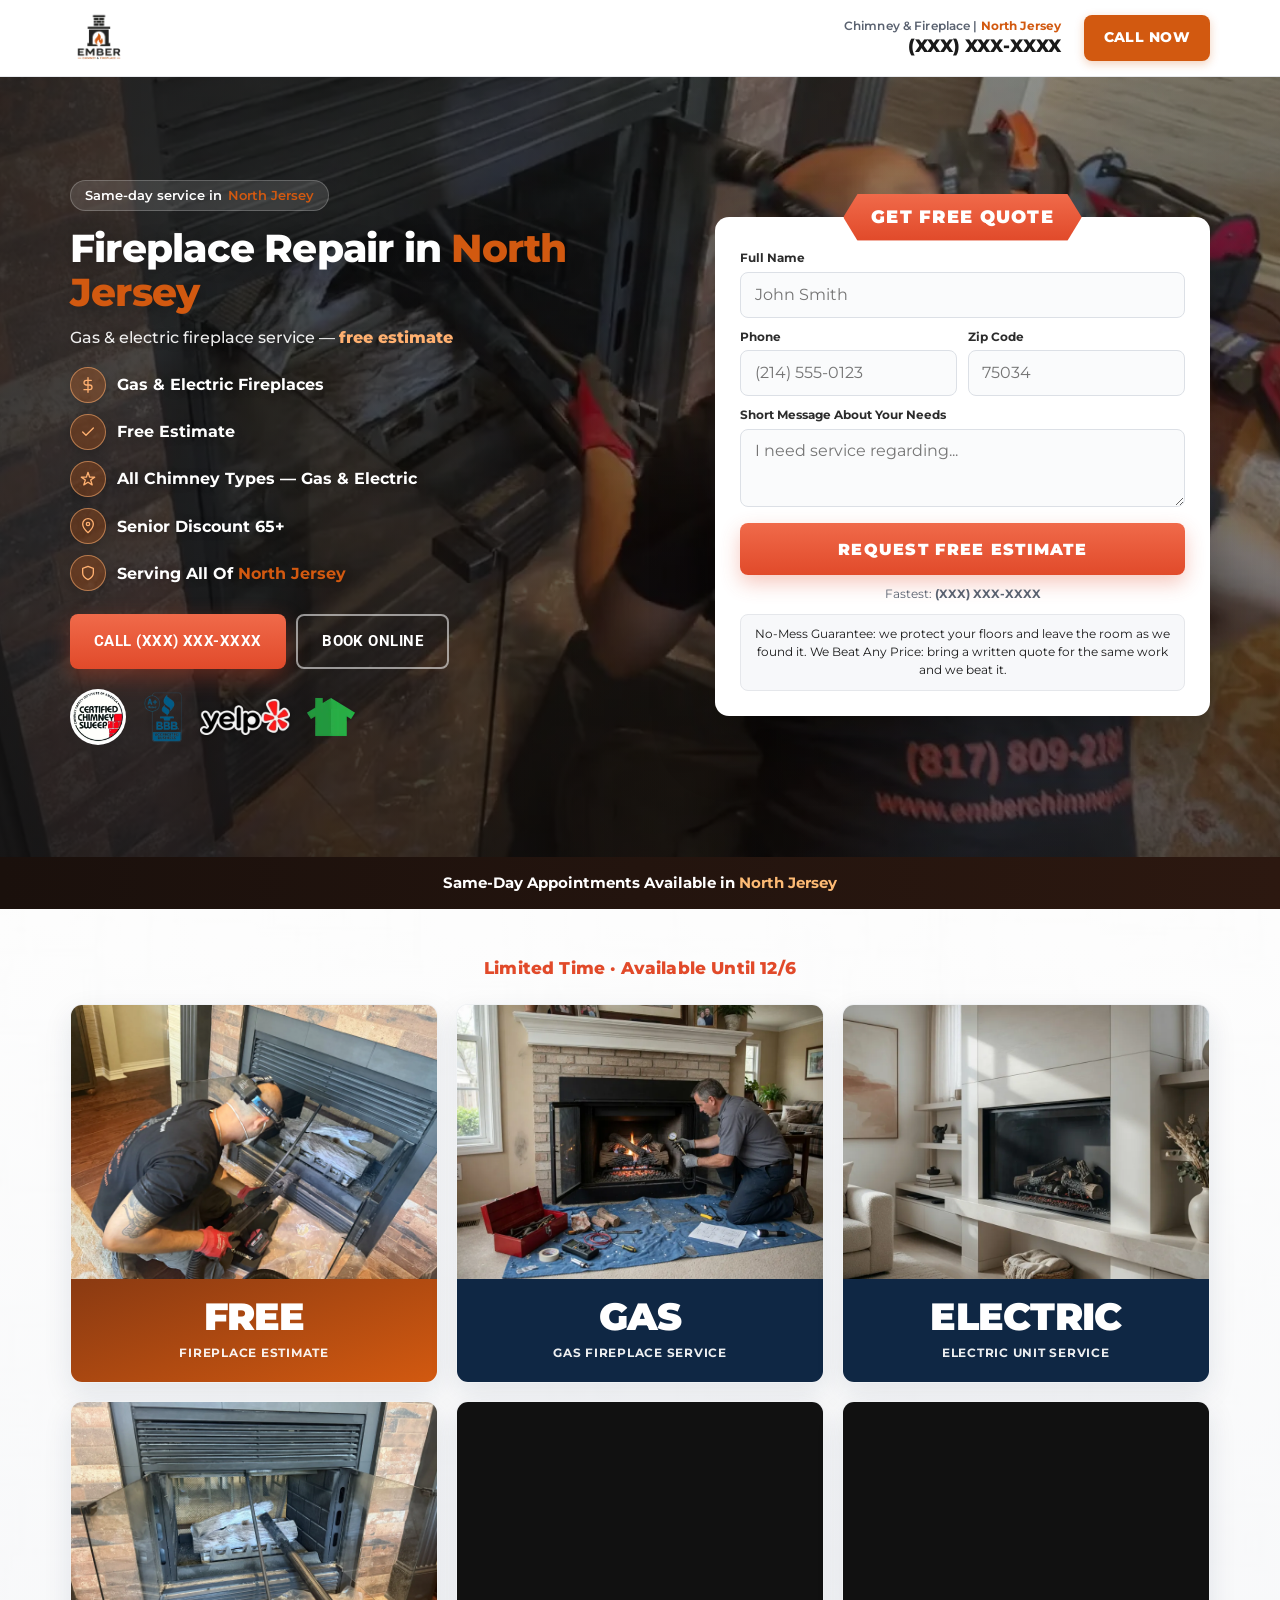
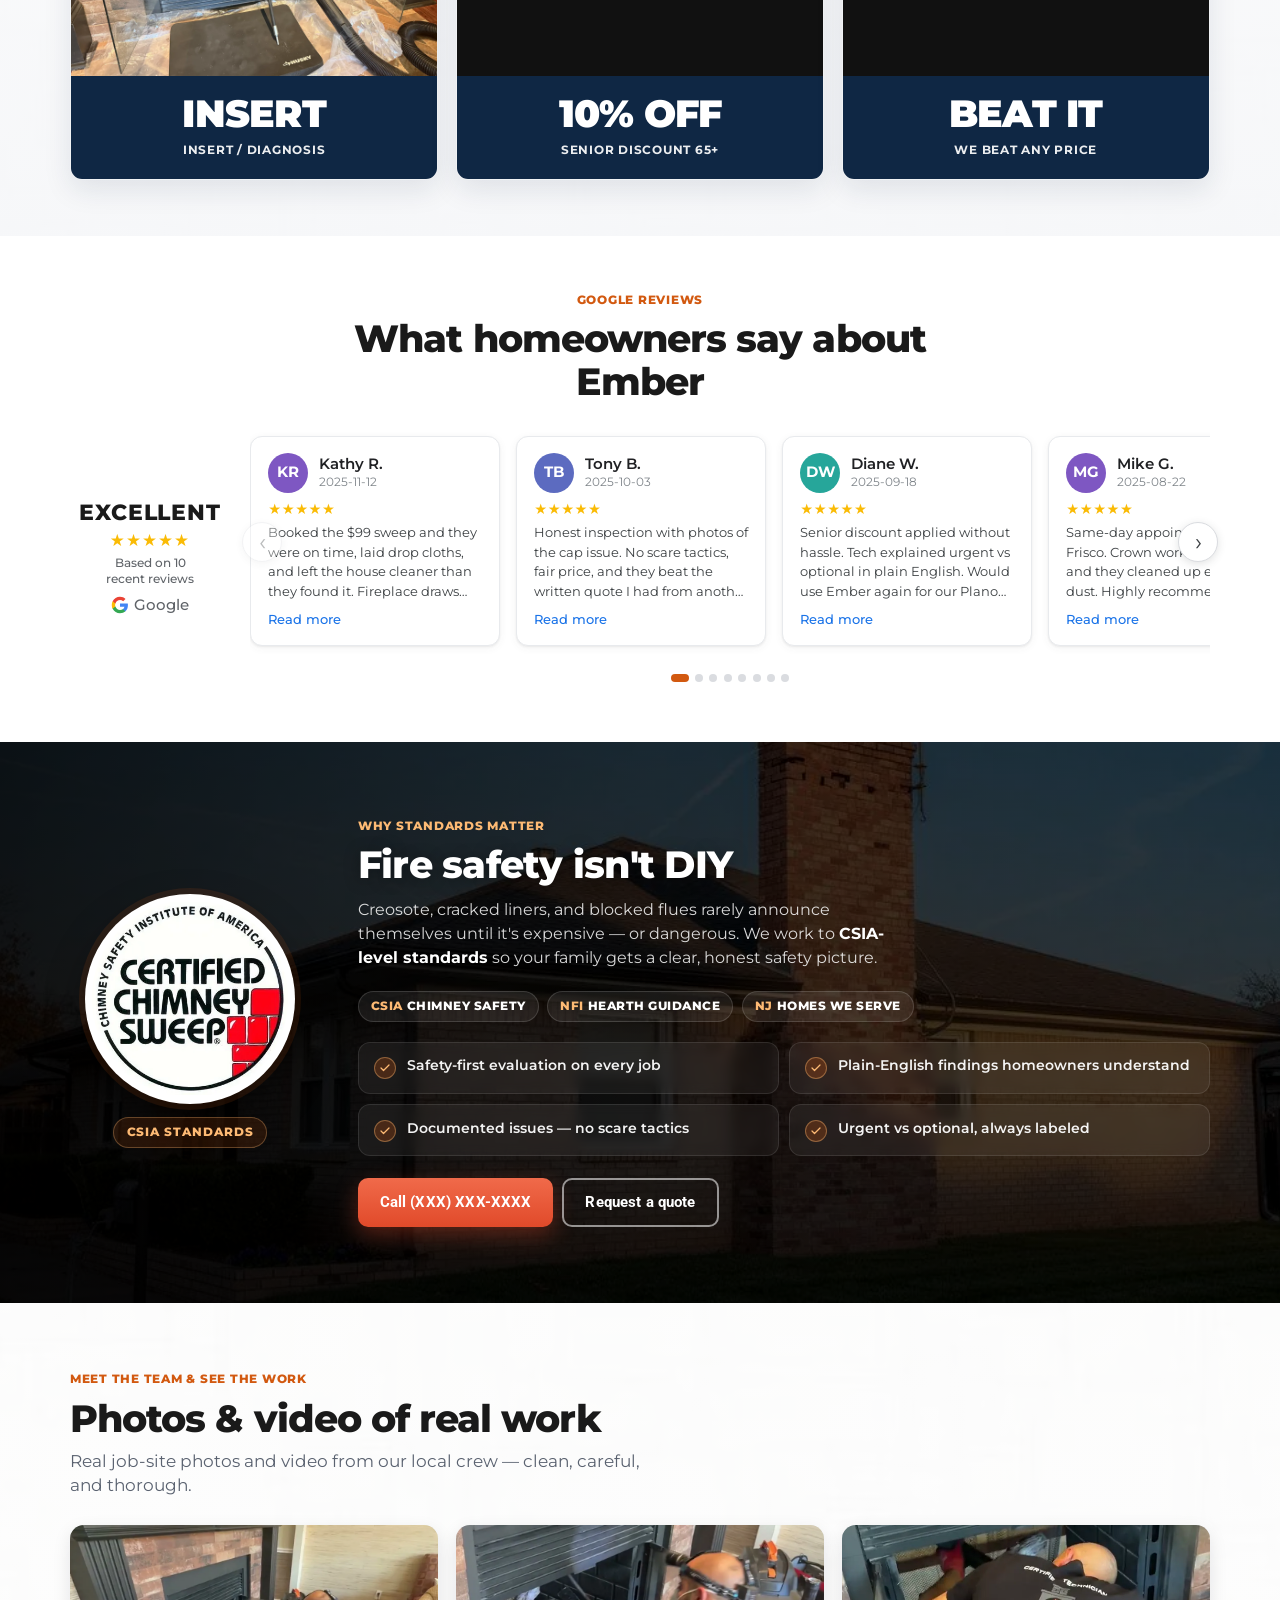
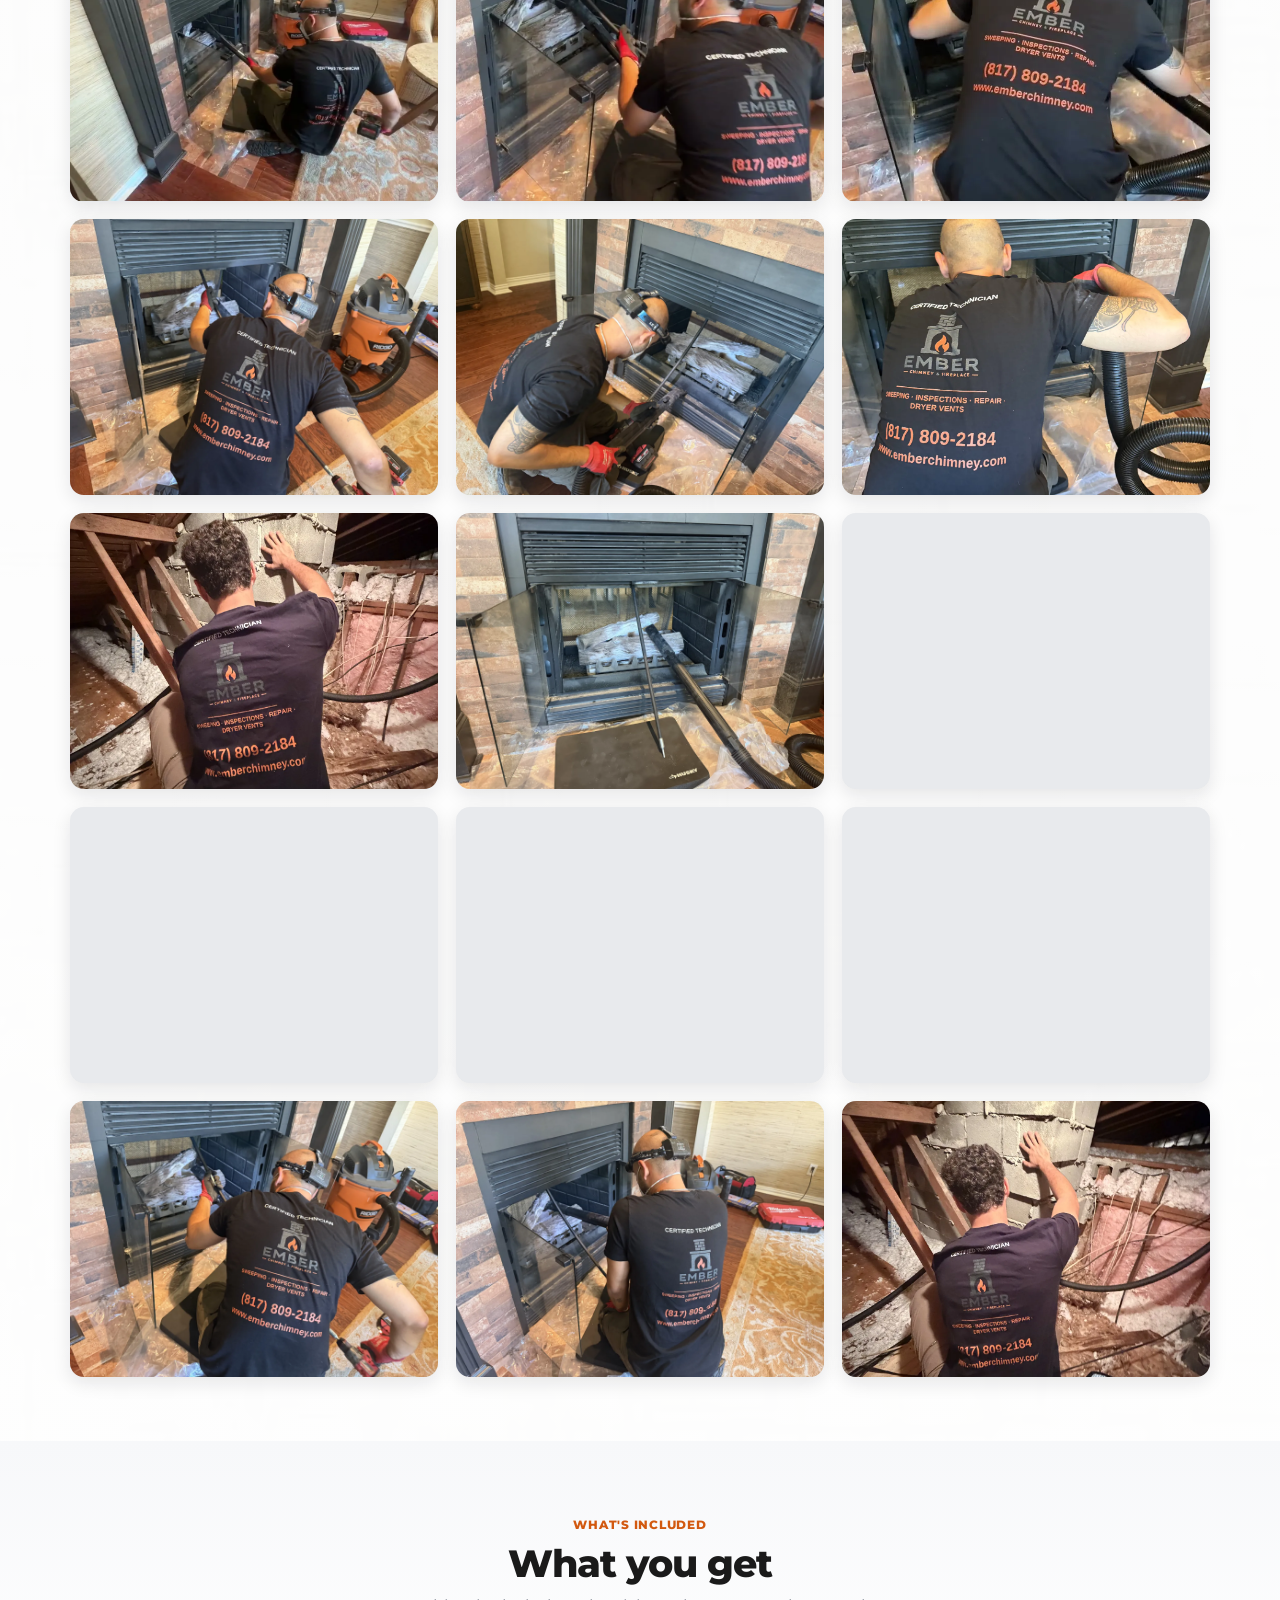
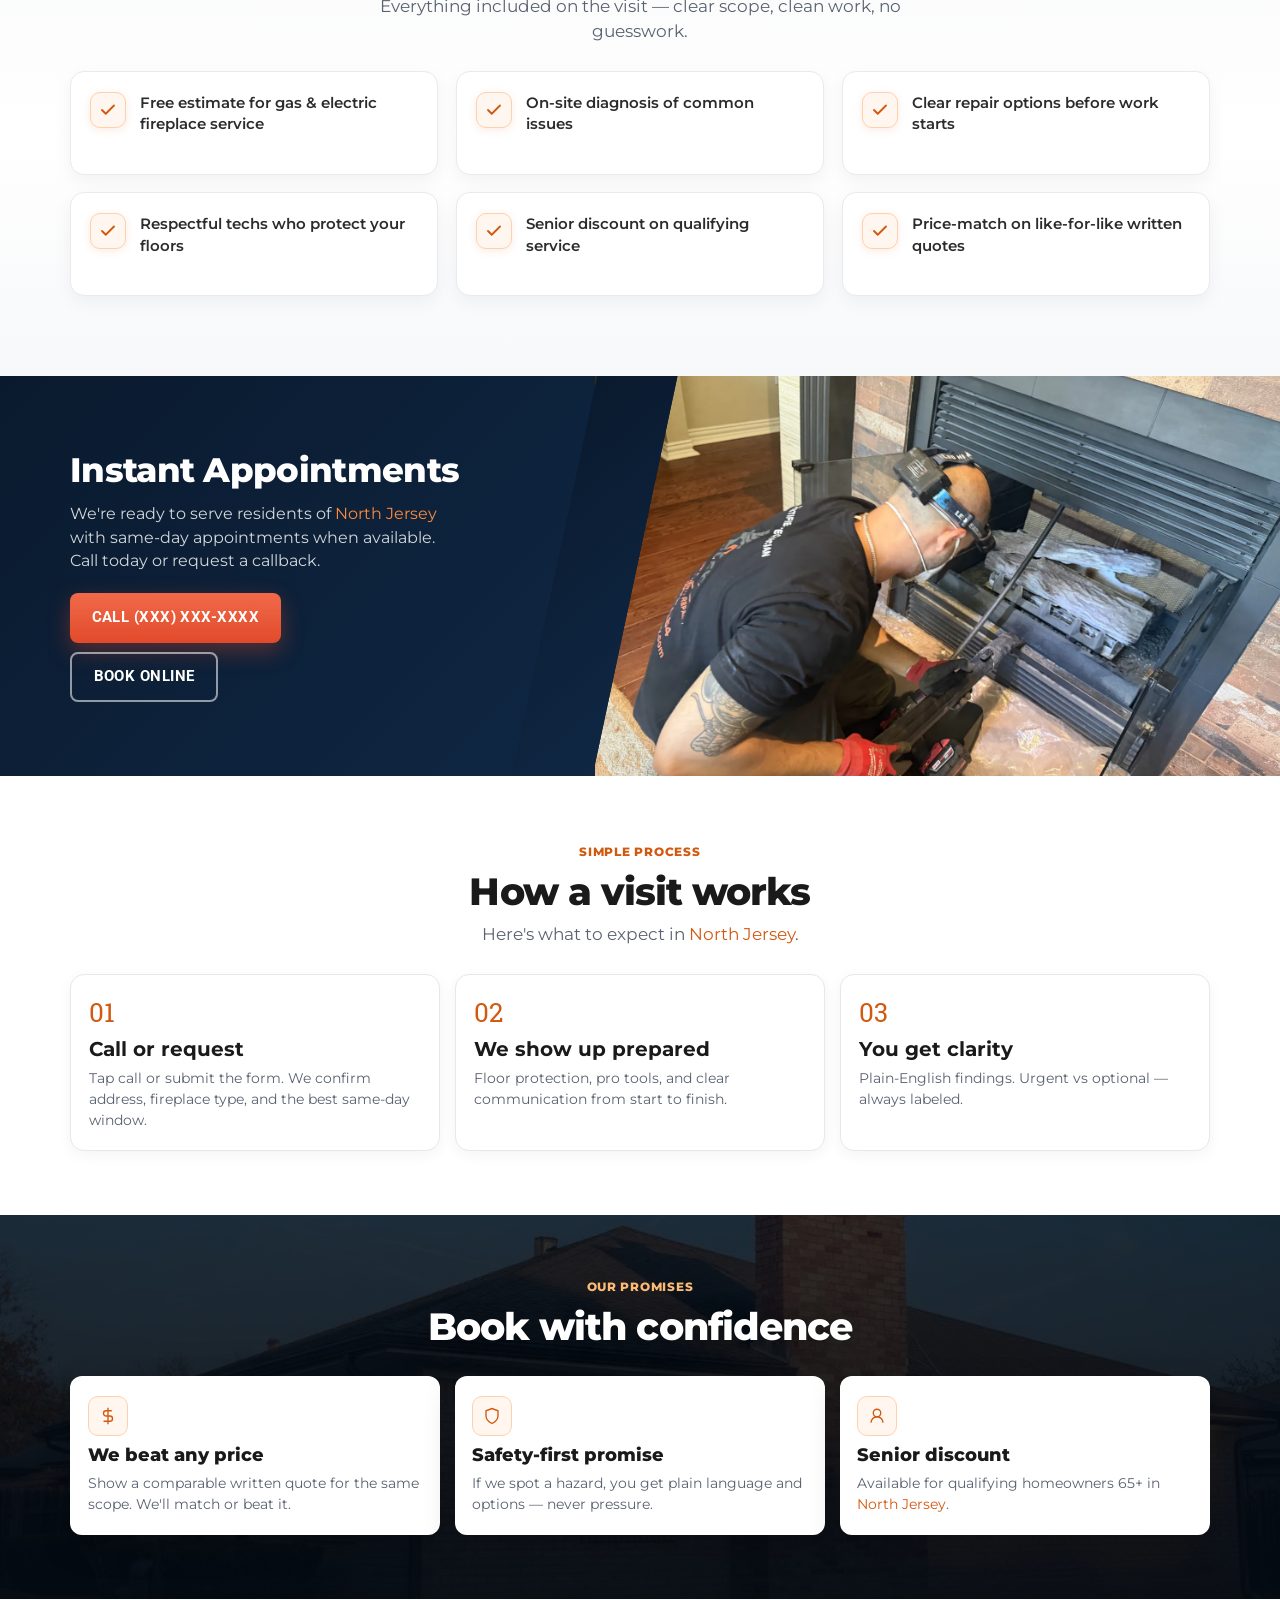
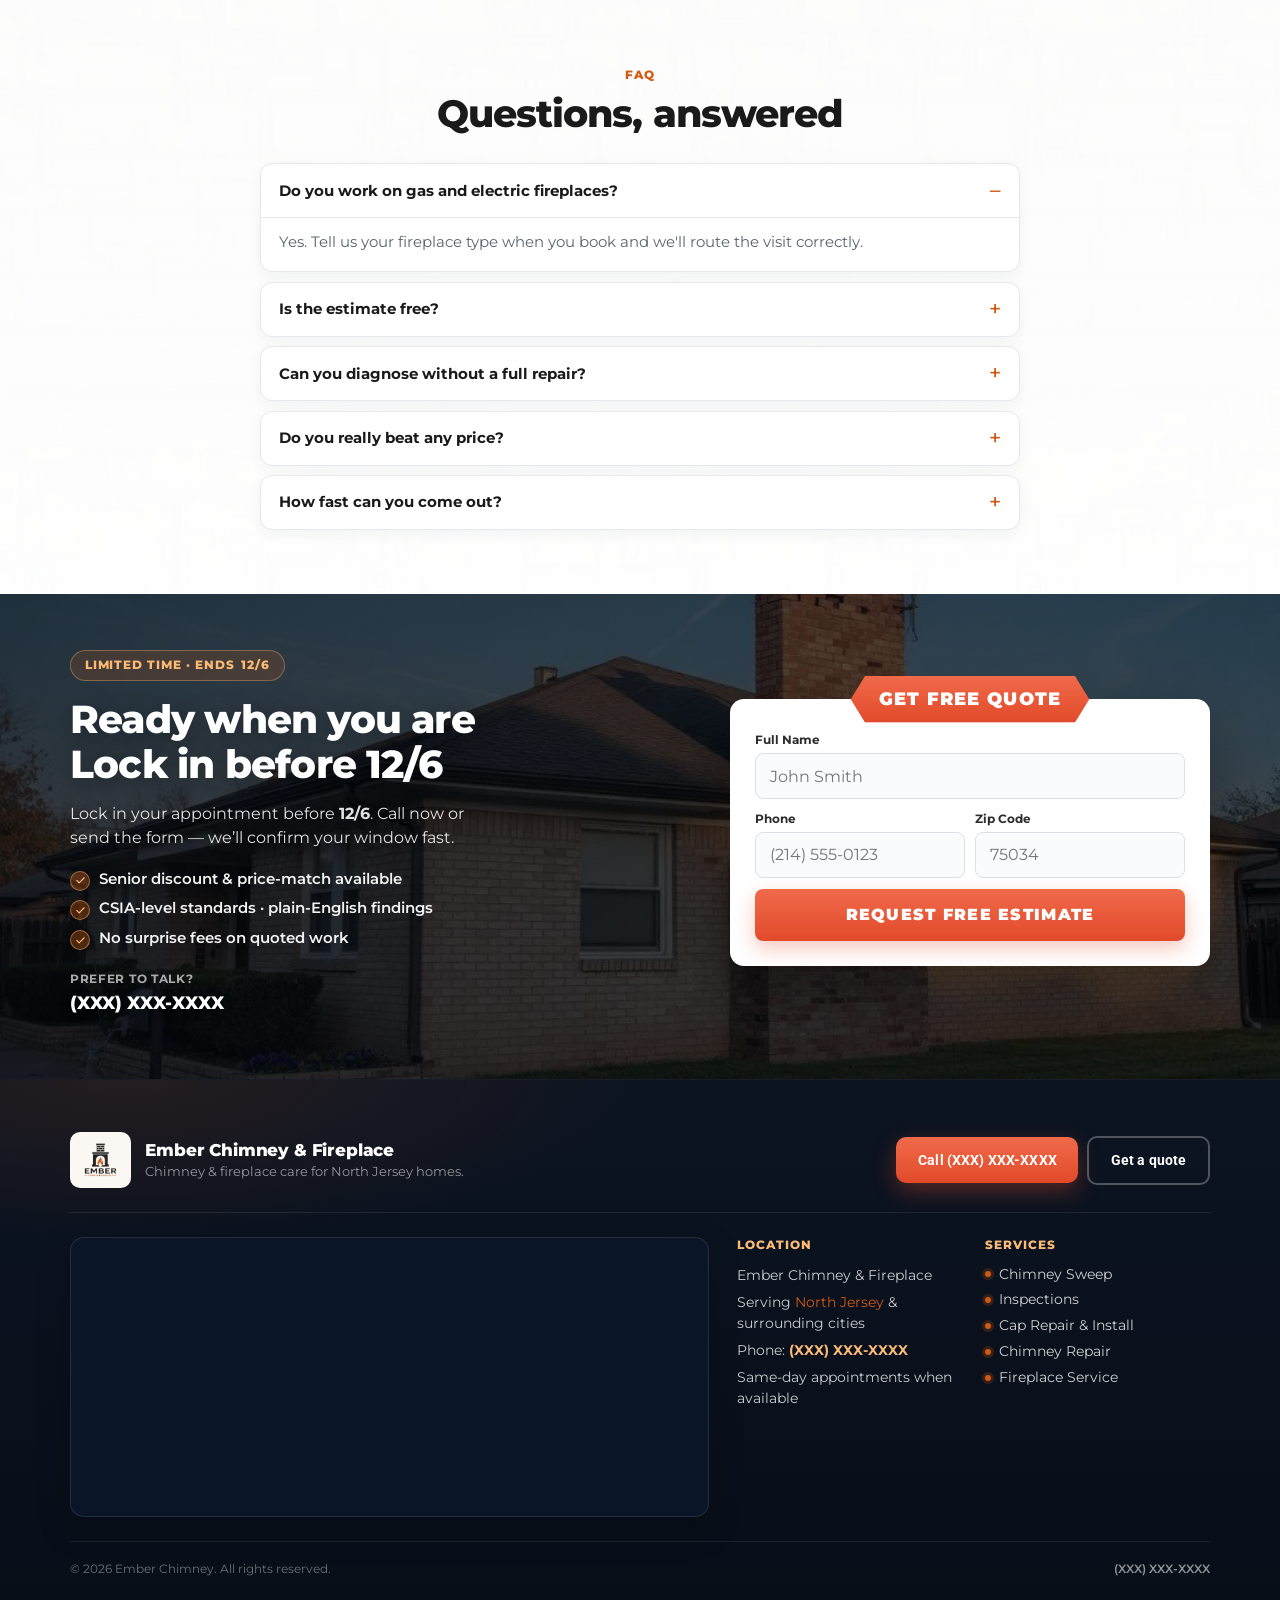
<file: nj/offer/fireplace-repair/index.html>
<!-- NJ_DISPLAY_NUMBER / NJ_TEL_HREF live in assets/js/lp.js — one-line swap -->
<!DOCTYPE html>
<html lang="en">
<head>
  <meta charset="utf-8">
  <meta name="viewport" content="width=device-width, initial-scale=1, viewport-fit=cover">
  <!-- Page 4/5 · fireplace-repair -->
  <title>Fireplace Repair in North Jersey | Free Estimate | Ember Chimney</title>
  <meta name="description" content="Fireplace Repair (gas + electric) in North Jersey. Free estimate, senior discount, we beat any price.">
  <meta name="robots" content="noindex, nofollow">
  <meta name="googlebot" content="noindex, nofollow">
  <meta name="theme-color" content="#0a1a2e">
  <meta name="format-detection" content="telephone=yes">
  <link rel="preconnect" href="https://fonts.googleapis.com">
  <link rel="preconnect" href="https://fonts.gstatic.com" crossorigin>
  <link href="https://fonts.googleapis.com/css2?family=Montserrat:wght@400;500;600;700;800&family=Roboto:wght@400;500;700&family=Roboto+Slab:wght@400;600;700&display=swap" rel="stylesheet">
  <link rel="stylesheet" href="../../../assets/css/lp.css?v=44">
  <!-- Google tag (gtag.js) -->
  <script async src="https://www.googletagmanager.com/gtag/js?id=AW-18337676973"></script>
  <script>
    window.dataLayer = window.dataLayer || [];
    function gtag(){dataLayer.push(arguments);}
    gtag('js', new Date());
    gtag('config', 'AW-18337676973');
  </script>
  <!-- CallRail: early load so gclid session is ready before numbers paint -->
  <link rel="preconnect" href="https://cdn.callrail.com" crossorigin>
  <link rel="dns-prefetch" href="https://cdn.callrail.com">
</head>
<body class="lp-canvas">
  <a class="skip-link" href="#book">Skip to quote form</a>

  <header class="site-header" data-header>
    <div class="wrap header-inner">
      <div class="brand">
        <img class="brand-logo" src="../../../assets/images/ember-logo.webp" alt="Ember Chimney &amp; Fireplace" width="200" height="56" decoding="async">
      </div>
      <div class="header-local">
        <span class="header-local-label">Chimney &amp; Fireplace | <span class="city">North Jersey</span></span>
        <a class="header-local-phone" href="tel:+1XXXXXXXXXX">(XXX) XXX-XXXX</a>
      </div>
      <a class="header-call" href="tel:+1XXXXXXXXXX">Call Now</a>
    </div>
  </header>

  <main>
    <section class="hero-atlas" aria-label="Hero">
      <div class="hero-atlas-bg" style="background-image:url('../../../assets/images/photos/job-vid-action.webp')">
        <video class="hero-atlas-video" autoplay muted loop playsinline preload="metadata" poster="../../../assets/images/photos/job-vid-action.webp" aria-hidden="true">
          <source src="../../../assets/videos/job-sweep-action.mp4" type="video/mp4">
        </video>
      </div>
      <div class="wrap">
        <div class="hero-left">
          <div class="hero-badge" style="display:inline-flex;align-items:center;gap:.4rem;background:rgba(255,255,255,.12);border:1px solid rgba(255,255,255,.22);border-radius:999px;padding:.35rem .85rem;font-size:.82rem;font-weight:600;margin-bottom:1rem;color:#fff">
            Same-day service in <span class="city">North Jersey</span>
          </div>
          <h1 class="display h1" style="color:#fff;font-size:clamp(1.65rem,4vw,2.45rem);font-weight:800;line-height:1.12;margin:0 0 .65rem"><span class="svc">Fireplace Repair</span> in <span class="city">North Jersey</span></h1>
          <p class="sub">Gas &amp; electric fireplace service — <em>free estimate</em></p>
          <ul class="hero-bullets">
            <li><span class="ico"><svg viewBox="0 0 24 24" fill="none" stroke="currentColor" stroke-width="2" stroke-linecap="round" stroke-linejoin="round" aria-hidden="true"><path d="M12 1v22"/><path d="M17 5H9.5a3.5 3.5 0 0 0 0 7h5a3.5 3.5 0 0 1 0 7H6"/></svg></span><span>Gas &amp; Electric Fireplaces</span></li>
            <li><span class="ico"><svg viewBox="0 0 24 24" fill="none" stroke="currentColor" stroke-width="2" stroke-linecap="round" stroke-linejoin="round" aria-hidden="true"><path d="M20 6 9 17l-5-5"/></svg></span><span>Free Estimate</span></li>
            <li><span class="ico"><svg viewBox="0 0 24 24" fill="none" stroke="currentColor" stroke-width="2" stroke-linecap="round" stroke-linejoin="round" aria-hidden="true"><path d="M12 2l2.4 7.2H22l-6 4.4 2.3 7.2L12 16.8 5.7 20.8 8 13.6 2 9.2h7.6z"/></svg></span><span>All Chimney Types — Gas &amp; Electric</span></li>
            <li><span class="ico"><svg viewBox="0 0 24 24" fill="none" stroke="currentColor" stroke-width="2" stroke-linecap="round" stroke-linejoin="round" aria-hidden="true"><path d="M12 22s8-7 8-13a8 8 0 1 0-16 0c0 6 8 13 8 13z"/><circle cx="12" cy="9" r="2.5"/></svg></span><span>Senior Discount 65+</span></li>
            <li><span class="ico"><svg viewBox="0 0 24 24" fill="none" stroke="currentColor" stroke-width="2" stroke-linecap="round" stroke-linejoin="round" aria-hidden="true"><path d="M12 22s8-4 8-10V5l-8-3-8 3v7c0 6 8 10 8 10z"/></svg></span><span>Serving All Of <span class="city">North Jersey</span></span></li>
          </ul>
          <div class="hero-actions">
            <a class="btn btn-coral btn-lg" href="tel:+1XXXXXXXXXX">Call (XXX) XXX-XXXX</a>
            <a class="btn btn-ghost btn-lg" href="#book">Book Online</a>
          </div>
          <div class="hero-mini-badges" aria-label="Trust badges">
            <img src="../../../assets/images/badges/CSIA-Badge.webp" alt="CSIA Certified Chimney Sweep" width="80" height="80" loading="lazy">
            <img src="../../../assets/images/badges/bbb.webp" alt="BBB Accredited Business" width="60" height="80" loading="lazy">
            <img src="../../../assets/images/badges/yelp-logo.webp" alt="Yelp" width="120" height="40" class="badge-yelp" loading="lazy">
            <img src="../../../assets/images/badges/nextdoor-logo.webp" alt="Nextdoor" width="48" height="48" class="badge-nextdoor" loading="lazy">
          </div>
        </div>

        <aside class="quote-card" id="book" aria-label="Get a free quote">
          <div class="quote-ribbon">Get Free Quote</div>
          <form data-lp-form data-service="fireplace-repair" action="#" method="post" novalidate>
            <div class="field">
              <label for="name">Full Name</label>
              <input id="name" name="name" type="text" autocomplete="name" placeholder="John Smith" required>
            </div>
            <div class="form-row two">
              <div class="field">
                <label for="phone">Phone</label>
                <input id="phone" name="phone" type="tel" autocomplete="tel" inputmode="tel" placeholder="(214) 555-0123" required>
              </div>
              <div class="field">
                <label for="zip">Zip Code</label>
                <input id="zip" name="zip" type="text" inputmode="numeric" autocomplete="postal-code" maxlength="10" placeholder="75034" required>
              </div>
            </div>
            <div class="field">
              <label for="msg">Short Message About Your Needs</label>
              <textarea id="msg" name="message" placeholder="I need service regarding..."></textarea>
            </div>
            <button class="btn-send" type="submit">Request Free Estimate</button>
            <p class="form-status" role="status" aria-live="polite"></p>
            <p class="form-note" style="margin-top:.65rem;font-size:.78rem;color:var(--muted);text-align:center">Fastest: <a href="tel:+1XXXXXXXXXX"><strong>(XXX) XXX-XXXX</strong></a></p>
            <p class="ad-guarantee" style="margin:.7rem 0 0;padding:.65rem .75rem;font-size:.78rem;line-height:1.45;text-align:center;color:var(--ink);background:#f7f8fa;border:1px solid #e5e7eb;border-radius:8px">No-Mess Guarantee: we protect your floors and leave the room as we found it. We Beat Any Price: bring a written quote for the same work and we beat it.</p>
          </form>
        </aside>
      </div>
    </section>

    <div class="appt-band">
      <div class="wrap">
        Same-Day Appointments Available in <span class="city">North Jersey</span>
      </div>
    </div>

    <!-- Offers / discounts (Atlas-style) -->
    <section class="offers-atlas" id="offers">
      <div class="wrap">
        <p class="offers-date">Limited Time · Available Until <span data-offer-end>7/27</span></p>
                <div class="deal-grid">
          <article class="deal-card featured">
            <a class="deal-link" href="#book">
              <div class="deal-photo">
                <img src="../../../assets/images/photos/job-sweep-side.webp" alt="Free fireplace estimate" width="640" height="480" loading="lazy" decoding="async">
              </div>
              <div class="deal-body">
                <div class="deal-amount">FREE</div>
                <div class="deal-label">Fireplace Estimate</div>
              </div>
            </a>
          </article>
          <article class="deal-card">
            <a class="deal-link" href="#book">
              <div class="deal-photo">
                <img src="../../../assets/images/photos/gen-gas-fireplace.webp" alt="Gas fireplace service" width="640" height="480" loading="lazy" decoding="async">
              </div>
              <div class="deal-body">
                <div class="deal-amount">GAS</div>
                <div class="deal-label">Gas Fireplace Service</div>
              </div>
            </a>
          </article>
          <article class="deal-card">
            <a class="deal-link" href="#book">
              <div class="deal-photo">
                <img src="../../../assets/images/photos/gen-electric-fireplace.webp" alt="Electric fireplace unit service" width="640" height="480" loading="lazy" decoding="async">
              </div>
              <div class="deal-body">
                <div class="deal-amount">ELECTRIC</div>
                <div class="deal-label">Electric Unit Service</div>
              </div>
            </a>
          </article>
          <article class="deal-card">
            <a class="deal-link" href="#book">
              <div class="deal-photo">
                <img src="../../../assets/images/photos/job-sweep-tools.webp" alt="Fireplace insert diagnosis" width="640" height="480" loading="lazy" decoding="async">
              </div>
              <div class="deal-body">
                <div class="deal-amount">INSERT</div>
                <div class="deal-label">Insert / Diagnosis</div>
              </div>
            </a>
          </article>
          <article class="deal-card">
            <a class="deal-link" href="tel:+1XXXXXXXXXX">
              <div class="deal-photo">
                <img src="../../../assets/images/photos/owner-local.webp" alt="Senior Discount 65+" width="640" height="480" loading="lazy" decoding="async">
              </div>
              <div class="deal-body">
                <div class="deal-amount">10% OFF</div>
                <div class="deal-label">Senior Discount 65+</div>
              </div>
            </a>
          </article>
          <article class="deal-card">
            <a class="deal-link" href="tel:+1XXXXXXXXXX">
              <div class="deal-photo">
                <img src="../../../assets/images/photos/deal-job.webp" alt="Price match — we beat any price" width="640" height="480" loading="lazy" decoding="async">
              </div>
              <div class="deal-body">
                <div class="deal-amount">BEAT IT</div>
                <div class="deal-label">We Beat Any Price</div>
              </div>
            </a>
          </article>
        </div>
      </div>
    </section>
    <!-- Google reviews slider -->
    <section class="reviews-atlas" id="reviews">
      <div class="wrap">
        <div class="section-head center">
          <div class="eyebrow">Google reviews</div>
          <h2 class="display h2">What homeowners say about Ember</h2>
        </div>
        <div class="google-reviews-slider" data-reviews-slider>
          <div class="google-excellent">
            <div class="ge-label">Excellent</div>
            <div class="ge-stars" aria-label="5 out of 5 stars">★★★★★</div>
            <div class="ge-based">Based on 10<br>recent reviews</div>
            <div class="ge-google">
              <svg viewBox="0 0 24 24" aria-hidden="true"><path fill="#4285F4" d="M22.56 12.25c0-.78-.07-1.53-.2-2.25H12v4.26h5.92c-.26 1.37-1.04 2.53-2.21 3.31v2.77h3.57c2.08-1.92 3.28-4.74 3.28-8.09z"/><path fill="#34A853" d="M12 23c2.97 0 5.46-.98 7.28-2.66l-3.57-2.77c-.98.66-2.23 1.06-3.71 1.06-2.86 0-5.29-1.93-6.16-4.53H2.18v2.84C3.99 20.53 7.7 23 12 23z"/><path fill="#FBBC05" d="M5.84 14.09c-.22-.66-.35-1.36-.35-2.09s.13-1.43.35-2.09V7.07H2.18C1.43 8.55 1 10.22 1 12s.43 3.45 1.18 4.93l2.85-2.22.81-.62z"/><path fill="#EA4335" d="M12 5.38c1.62 0 3.06.56 4.21 1.64l3.15-3.15C17.45 2.09 14.97 1 12 1 7.7 1 3.99 3.47 2.18 7.07l3.66 2.84c.87-2.6 3.3-4.53 6.16-4.53z"/></svg>
              Google
            </div>
          </div>
          <div class="g-slider-viewport">
            <button type="button" class="g-slider-btn g-slider-prev" data-slider-prev aria-label="Previous reviews">‹</button>
            <div class="google-reviews-track" data-slider-track>
          <article class="g-review-card" role="group" aria-label="Review by Kathy R.">
            <div class="g-review-top">
              <div class="g-review-avatar c1" aria-hidden="true">KR</div>
              <div class="g-review-meta">
                <strong>Kathy R.</strong>
                <time datetime="2025-11-12">2025-11-12</time>
              </div>
            </div>
            <div class="g-review-stars" aria-label="5 stars">★★★★★</div>
            <blockquote>Booked the $99 sweep and they were on time, laid drop cloths, and left the house cleaner than they found it. Fireplace draws great now.</blockquote>
            <button type="button" class="g-review-more" data-review-more>Read more</button>
          </article>
          <article class="g-review-card" role="group" aria-label="Review by Tony B.">
            <div class="g-review-top">
              <div class="g-review-avatar c2" aria-hidden="true">TB</div>
              <div class="g-review-meta">
                <strong>Tony B.</strong>
                <time datetime="2025-10-03">2025-10-03</time>
              </div>
            </div>
            <div class="g-review-stars" aria-label="5 stars">★★★★★</div>
            <blockquote>Honest inspection with photos of the cap issue. No scare tactics, fair price, and they beat the written quote I had from another company.</blockquote>
            <button type="button" class="g-review-more" data-review-more>Read more</button>
          </article>
          <article class="g-review-card" role="group" aria-label="Review by Diane W.">
            <div class="g-review-top">
              <div class="g-review-avatar c3" aria-hidden="true">DW</div>
              <div class="g-review-meta">
                <strong>Diane W.</strong>
                <time datetime="2025-09-18">2025-09-18</time>
              </div>
            </div>
            <div class="g-review-stars" aria-label="5 stars">★★★★★</div>
            <blockquote>Senior discount applied without hassle. Tech explained urgent vs optional in plain English. Would use Ember again for our Plano home.</blockquote>
            <button type="button" class="g-review-more" data-review-more>Read more</button>
          </article>
          <article class="g-review-card" role="group" aria-label="Review by Mike G.">
            <div class="g-review-top">
              <div class="g-review-avatar c1" aria-hidden="true">MG</div>
              <div class="g-review-meta">
                <strong>Mike G.</strong>
                <time datetime="2025-08-22">2025-08-22</time>
              </div>
            </div>
            <div class="g-review-stars" aria-label="5 stars">★★★★★</div>
            <blockquote>Same-day appointment in Frisco. Crown work looks solid and they cleaned up every bit of dust. Highly recommend.</blockquote>
            <button type="button" class="g-review-more" data-review-more>Read more</button>
          </article>
          <article class="g-review-card" role="group" aria-label="Review by Jennifer S.">
            <div class="g-review-top">
              <div class="g-review-avatar c2" aria-hidden="true">JS</div>
              <div class="g-review-meta">
                <strong>Jennifer S.</strong>
                <time datetime="2025-08-05">2025-08-05</time>
              </div>
            </div>
            <div class="g-review-stars" aria-label="5 stars">★★★★★</div>
            <blockquote>Had animals in the flue — new cap install was quick and the price matched what they quoted on the phone. Professional crew.</blockquote>
            <button type="button" class="g-review-more" data-review-more>Read more</button>
          </article>
          <article class="g-review-card" role="group" aria-label="Review by Chris P.">
            <div class="g-review-top">
              <div class="g-review-avatar c3" aria-hidden="true">CP</div>
              <div class="g-review-meta">
                <strong>Chris P.</strong>
                <time datetime="2025-07-19">2025-07-19</time>
              </div>
            </div>
            <div class="g-review-stars" aria-label="5 stars">★★★★★</div>
            <blockquote>Gas fireplace was acting up. They diagnosed it on site, fixed it same visit, and walked me through maintenance tips.</blockquote>
            <button type="button" class="g-review-more" data-review-more>Read more</button>
          </article>
          <article class="g-review-card" role="group" aria-label="Review by Amy M.">
            <div class="g-review-top">
              <div class="g-review-avatar c1" aria-hidden="true">AM</div>
              <div class="g-review-meta">
                <strong>Amy M.</strong>
                <time datetime="2025-06-28">2025-06-28</time>
              </div>
            </div>
            <div class="g-review-stars" aria-label="5 stars">★★★★★</div>
            <blockquote>Used Ember for chimney repair after a storm. Clear options, no pressure, and the price-match promise was real.</blockquote>
            <button type="button" class="g-review-more" data-review-more>Read more</button>
          </article>
          <article class="g-review-card" role="group" aria-label="Review by Ron H.">
            <div class="g-review-top">
              <div class="g-review-avatar c2" aria-hidden="true">RH</div>
              <div class="g-review-meta">
                <strong>Ron H.</strong>
                <time datetime="2025-06-02">2025-06-02</time>
              </div>
            </div>
            <div class="g-review-stars" aria-label="5 stars">★★★★★</div>
            <blockquote>Inspection was thorough. Got photos of liner wear and a written plan. Felt like a neighbor helping, not a sales pitch.</blockquote>
            <button type="button" class="g-review-more" data-review-more>Read more</button>
          </article>
          <article class="g-review-card" role="group" aria-label="Review by Lisa C.">
            <div class="g-review-top">
              <div class="g-review-avatar c3" aria-hidden="true">LC</div>
              <div class="g-review-meta">
                <strong>Lisa C.</strong>
                <time datetime="2025-05-14">2025-05-14</time>
              </div>
            </div>
            <div class="g-review-stars" aria-label="5 stars">★★★★★</div>
            <blockquote>Called for a sweep before winter. On time, respectful of our floors, and the $99 special was exactly as advertised.</blockquote>
            <button type="button" class="g-review-more" data-review-more>Read more</button>
          </article>
          <article class="g-review-card" role="group" aria-label="Review by Brian D.">
            <div class="g-review-top">
              <div class="g-review-avatar c1" aria-hidden="true">BD</div>
              <div class="g-review-meta">
                <strong>Brian D.</strong>
                <time datetime="2025-04-30">2025-04-30</time>
              </div>
            </div>
            <div class="g-review-stars" aria-label="5 stars">★★★★★</div>
            <blockquote>McKinney homeowner here — great communication from booking to finish. Will call them for the next inspection too.</blockquote>
            <button type="button" class="g-review-more" data-review-more>Read more</button>
          </article>
            </div>
            <button type="button" class="g-slider-btn g-slider-next" data-slider-next aria-label="Next reviews">›</button>
          </div>
          <div class="g-slider-dots" data-slider-dots aria-hidden="true"></div>
        </div>
      </div>
    </section>


    <!-- CSIA emphasis -->
    <section class="csia-emphasis" id="csia">
      <div class="csia-emphasis-bg" style="background-image:url('../../../assets/images/photos/hero-chimney-home.webp?v=2')" aria-hidden="true"></div>
      <div class="wrap">
        <div class="csia-seal-wrap">
          <div class="csia-seal-ring">
            <img src="../../../assets/images/badges/CSIA-Badge.webp" alt="CSIA Certified Chimney Sweep" width="200" height="200" loading="lazy" decoding="async">
          </div>
          <span class="csia-seal-tag">CSIA standards</span>
        </div>
        <div class="csia-copy">
          <div class="eyebrow">Why standards matter</div>
          <h2>Fire safety isn't DIY</h2>
          <p>Creosote, cracked liners, and blocked flues rarely announce themselves until it's expensive — or dangerous. We work to <strong>CSIA-level standards</strong> so your family gets a clear, honest safety picture.</p>
          <div class="csia-meta">
            <span class="csia-chip"><strong>CSIA</strong> chimney safety</span>
            <span class="csia-chip"><strong>NFI</strong> hearth guidance</span>
            <span class="csia-chip"><strong>NJ</strong> homes we serve</span>
          </div>
          <ul class="csia-points">
            <li>Safety-first evaluation on every job</li>
            <li>Plain-English findings homeowners understand</li>
            <li>Documented issues — no scare tactics</li>
            <li>Urgent vs optional, always labeled</li>
          </ul>
          <div class="csia-actions">
            <a class="btn btn-coral" href="tel:+1XXXXXXXXXX">Call (XXX) XXX-XXXX</a>
            <a class="btn btn-ghost" href="#book">Request a quote</a>
          </div>
        </div>
      </div>
    </section>


    <!-- Work photos -->
    <section class="section section-tint" id="story">
      <div class="wrap">
        <div class="section-head">
          <div class="eyebrow">Meet the team &amp; see the work</div>
          <h2 class="display h2">Photos &amp; video of real work</h2>
          <p class="lead">Real job-site photos and video from our local crew — clean, careful, and thorough.</p>
        </div>
        <div class="work-grid">
          <figure class="work-shot">
            <video data-work-video muted loop playsinline preload="none" poster="../../../assets/images/photos/job-vid-wide.webp" aria-label="Ember technician sweeping a living-room fireplace">
              <source src="../../../assets/videos/job-sweep-wide.mp4" type="video/mp4">
            </video>
          </figure>
          <figure class="work-shot">
            <video data-work-video muted loop playsinline preload="none" poster="../../../assets/images/photos/job-vid-action.webp" aria-label="Ember technician vacuuming a fireplace with a headlamp">
              <source src="../../../assets/videos/job-sweep-action.mp4" type="video/mp4">
            </video>
          </figure>
          <figure class="work-shot">
            <video data-work-video muted loop playsinline preload="none" poster="../../../assets/images/photos/job-vid-close.webp" aria-label="Ember technician working inside a fireplace">
              <source src="../../../assets/videos/job-sweep-close.mp4" type="video/mp4">
            </video>
          </figure>
          <figure class="work-shot">
            <img src="../../../assets/images/photos/job-sweep-branded.webp" alt="Certified Ember technician servicing a fireplace" width="1600" height="1200" loading="lazy" decoding="async">
          </figure>
          <figure class="work-shot">
            <img src="../../../assets/images/photos/job-sweep-side.webp" alt="Ember technician sweeping a gas fireplace from the side" width="1600" height="1200" loading="lazy" decoding="async">
          </figure>
          <figure class="work-shot">
            <img src="../../../assets/images/photos/job-sweep-portrait.webp" alt="Ember technician vacuuming a fireplace" width="1200" height="1600" loading="lazy" decoding="async">
          </figure>
          <figure class="work-shot">
            <img src="../../../assets/images/photos/job-attic-01.webp" alt="Ember technician inspecting a chimney chase in the attic" width="1200" height="1600" loading="lazy" decoding="async">
          </figure>
          <figure class="work-shot">
            <img src="../../../assets/images/photos/job-sweep-tools.webp" alt="Fireplace opened for a professional sweep with drop cloths down" width="1600" height="1200" loading="lazy" decoding="async">
          </figure>
          <figure class="work-shot">
            <img src="../../../assets/images/photos/job-sweep-action.webp" alt="Ember technician cleaning gas logs during a fireplace sweep" width="1600" height="1200" loading="lazy" decoding="async">
          </figure>
          <figure class="work-shot">
            <img src="../../../assets/images/photos/job-sweep-kneel.webp" alt="Ember certified technician kneeling at a fireplace" width="1600" height="1200" loading="lazy" decoding="async">
          </figure>
          <figure class="work-shot">
            <img src="../../../assets/images/photos/job-sweep-shirt.webp" alt="Ember Chimney certified technician on a fireplace job" width="1600" height="1200" loading="lazy" decoding="async">
          </figure>
          <figure class="work-shot">
            <img src="../../../assets/images/photos/job-sweep-vacuum.webp" alt="Ember technician vacuuming a fireplace flue" width="1600" height="1200" loading="lazy" decoding="async">
          </figure>
          <figure class="work-shot">
            <img src="../../../assets/images/photos/job-sweep-drill.webp" alt="Ember technician servicing a fireplace with pro tools" width="1600" height="1200" loading="lazy" decoding="async">
          </figure>
          <figure class="work-shot">
            <img src="../../../assets/images/photos/job-sweep-wand.webp" alt="Ember technician using a vacuum wand in a fireplace" width="1600" height="1200" loading="lazy" decoding="async">
          </figure>
          <figure class="work-shot">
            <img src="../../../assets/images/photos/job-attic-02.webp" alt="Ember technician checking masonry in an attic chimney" width="1200" height="1600" loading="lazy" decoding="async">
          </figure>
        </div>
      </div>
    </section>

    <!-- What's included (page-specific) -->
    <section class="section" id="included">
      <div class="wrap">
        <div class="section-head center">
          <div class="eyebrow">What's included</div>
          <h2 class="display h2">What you get</h2>
          <p class="lead">Everything included on the visit — clear scope, clean work, no guesswork.</p>
        </div>
        <ul class="included-list">
            <li>Free estimate for gas &amp; electric fireplace service</li>
            <li>On-site diagnosis of common issues</li>
            <li>Clear repair options before work starts</li>
            <li>Respectful techs who protect your floors</li>
            <li>Senior discount on qualifying service</li>
            <li>Price-match on like-for-like written quotes</li>
        </ul>
      </div>
    </section>

    <!-- Instant appointments split -->
    <section class="split-cta" aria-label="Book now">
      <div class="split-cta-copy">
        <h2>Instant Appointments</h2>
        <p>We're ready to serve residents of <span class="city">North Jersey</span> with same-day appointments when available. Call today or request a callback.</p>
        <div class="split-cta-actions">
          <a class="btn btn-coral" href="tel:+1XXXXXXXXXX">Call (XXX) XXX-XXXX</a>
          <a class="btn btn-ghost" href="#book">Book Online</a>
        </div>
      </div>
      <div class="split-cta-media" style="background-image:url('../../../assets/images/photos/job-sweep-side.webp')" role="img" aria-label="Ember technician servicing a fireplace"></div>
    </section>

    <!-- How it works -->
    <section class="section" id="how">
      <div class="wrap">
        <div class="section-head center">
          <div class="eyebrow">Simple process</div>
          <h2 class="display h2">How a visit works</h2>
          <p class="lead">Here's what to expect in <span class="city">North Jersey</span>.</p>
        </div>
        <div class="process">
          <article class="step">
            <h3 class="h3">Call or request</h3>
            <p>Tap call or submit the form. We confirm address, fireplace type, and the best same-day window.</p>
          </article>
          <article class="step">
            <h3 class="h3">We show up prepared</h3>
            <p>Floor protection, pro tools, and clear communication from start to finish.</p>
          </article>
          <article class="step">
            <h3 class="h3">You get clarity</h3>
            <p>Plain-English findings. Urgent vs optional — always labeled.</p>
          </article>
        </div>
      </div>
    </section>

    <!-- Guarantees / promises -->
    <section class="promises-band" id="guarantees">
      <div class="promises-band-bg" style="background-image:url('../../../assets/images/photos/hero-chimney-home.webp')" aria-hidden="true"></div>
      <div class="wrap">
        <div class="section-head center">
          <div class="eyebrow">Our promises</div>
          <h2 class="display h2">Book with confidence</h2>
        </div>
        <div class="guarantee-grid">
          <article class="g-card hot">
            <div class="g-icon" aria-hidden="true"><svg viewBox="0 0 24 24" fill="none" stroke="currentColor" stroke-width="1.8"><path d="M12 1v22"/><path d="M17 5H9.5a3.5 3.5 0 0 0 0 7h5a3.5 3.5 0 0 1 0 7H6"/></svg></div>
            <h3>We beat any price</h3>
            <p>Show a comparable written quote for the same scope. We'll match or beat it.</p>
          </article>
          <article class="g-card">
            <div class="g-icon" aria-hidden="true"><svg viewBox="0 0 24 24" fill="none" stroke="currentColor" stroke-width="1.8"><path d="M12 22s8-4 8-10V5l-8-3-8 3v7c0 6 8 10 8 10z"/></svg></div>
            <h3>Safety-first promise</h3>
            <p>If we spot a hazard, you get plain language and options — never pressure.</p>
          </article>
          <article class="g-card">
            <div class="g-icon" aria-hidden="true"><svg viewBox="0 0 24 24" fill="none" stroke="currentColor" stroke-width="1.8"><circle cx="12" cy="8" r="5"/><path d="M20 21a8 8 0 1 0-16 0"/></svg></div>
            <h3>Senior discount</h3>
            <p>Available for qualifying homeowners 65+ in <span class="city">North Jersey</span>.</p>
          </article>
        </div>
      </div>
    </section>

    <!-- FAQ page-specific -->
    <section class="section section-tint" id="faq">
      <div class="wrap-narrow">
        <div class="section-head center">
          <div class="eyebrow">FAQ</div>
          <h2 class="display h2">Questions, answered</h2>
        </div>
        <div class="faq-list">
          <details class="faq-item" open>
            <summary>Do you work on gas and electric fireplaces?</summary>
            <div class="faq-a">Yes. Tell us your fireplace type when you book and we'll route the visit correctly.</div>
          </details>
          <details class="faq-item">
            <summary>Is the estimate free?</summary>
            <div class="faq-a">Yes for standard residential fireplace service quotes in our area.</div>
          </details>
          <details class="faq-item">
            <summary>Can you diagnose without a full repair?</summary>
            <div class="faq-a">Yes. We explain findings and options before any repair work.</div>
          </details>
          <details class="faq-item">
            <summary>Do you really beat any price?</summary>
            <div class="faq-a">Yes — on like-for-like written quotes for the same scope.</div>
          </details>
          <details class="faq-item">
            <summary>How fast can you come out?</summary>
            <div class="faq-a">Same-day when available. Call <a href="tel:+1XXXXXXXXXX">(XXX) XXX-XXXX</a>.</div>
          </details>
        </div>
      </div>
    </section>

    <!-- Bottom form -->
    <section class="bottom-form" id="contact">
      <div class="bottom-form-bg" style="background-image:url('../../../assets/images/photos/hero-chimney-home.webp')"></div>
      <div class="wrap">
                <div class="bottom-form-msg">
          <div class="bf-eyebrow">Limited time · Ends <span data-offer-end>7/27</span></div>
          <h2>Ready when you are<br>Lock in before <span data-offer-end>7/27</span></h2>
          <p class="bf-lead">Lock in your appointment before <strong class="bf-date" data-offer-end>7/27</strong>. Call now or send the form — we’ll confirm your window fast.</p>
          <ul class="bf-points">
            <li>Senior discount &amp; price-match available</li>
            <li>CSIA-level standards · plain-English findings</li>
            <li>No surprise fees on quoted work</li>
          </ul>
          <div>
            <span class="bf-phone-label">Prefer to talk?</span>
            <a class="bf-phone" href="tel:+1XXXXXXXXXX">(XXX) XXX-XXXX</a>
          </div>
        </div>
        <aside class="quote-card" aria-label="Request a callback">
          <div class="quote-ribbon">Get Free Quote</div>
          <form data-lp-form data-service="fireplace-repair" action="#" method="post" novalidate>
            <div class="field">
              <label for="name2">Full Name</label>
              <input id="name2" name="name" type="text" autocomplete="name" placeholder="John Smith" required>
            </div>
            <div class="form-row two">
              <div class="field">
                <label for="phone2">Phone</label>
                <input id="phone2" name="phone" type="tel" autocomplete="tel" inputmode="tel" placeholder="(214) 555-0123" required>
              </div>
              <div class="field">
                <label for="zip2">Zip Code</label>
                <input id="zip2" name="zip" type="text" inputmode="numeric" autocomplete="postal-code" maxlength="10" placeholder="75034" required>
              </div>
            </div>
            <button class="btn-send" type="submit">Request Free Estimate</button>
            <p class="form-status" role="status" aria-live="polite"></p>
          </form>
        </aside>
      </div>
    </section>
  </main>

  <footer class="site-footer">
    <div class="wrap">
      <div class="footer-top">
        <div class="footer-brand">
          <img src="../../../assets/images/ember-logo.webp" alt="Ember Chimney &amp; Fireplace" width="144" height="144" loading="lazy" decoding="async">
          <div class="footer-brand-text">
            <strong>Ember Chimney &amp; Fireplace</strong>
            <span>Chimney &amp; fireplace care for North Jersey homes.</span>
          </div>
        </div>
        <div class="footer-top-cta">
          <a class="btn btn-coral" href="tel:+1XXXXXXXXXX">Call (XXX) XXX-XXXX</a>
          <a class="btn btn-ghost" href="#book">Get a quote</a>
        </div>
      </div>

      <div class="footer-main">
        <div class="footer-map">
          <iframe
            src="https://www.google.com/maps/embed?pb=!1m18!1m12!1m3!1d3350.4753144337756!2d-97.15533839999999!3d32.8855991!2m3!1f0!2f0!3f0!3m2!1i1024!2i768!4f13.1!3m3!1m2!1s0x864dd5424c57b88f%3A0x57c02e2ee402b0b0!2sEmber%20Chimney%20%26%20Fireplace!5e0!3m2!1sen!2sus!4v1785283434606!5m2!1sen!2sus"
            title="Ember Chimney &amp; Fireplace on Google Maps"
            loading="lazy"
            referrerpolicy="strict-origin-when-cross-origin"
            allowfullscreen=""
          ></iframe>
        </div>
        <div class="footer-side">
          <div class="footer-block">
            <h3>Location</h3>
            <p class="footer-line">Ember Chimney &amp; Fireplace</p>
            <p class="footer-line">Serving <span class="city">North Jersey</span> &amp; surrounding cities</p>
            <p class="footer-line">Phone: <a href="tel:+1XXXXXXXXXX">(XXX) XXX-XXXX</a></p>
            <p class="footer-line">Same-day appointments when available</p>
          </div>
          <div class="footer-block">
            <h3>Services</h3>
            <ul class="footer-services">
              <li>Chimney Sweep</li>
              <li>Inspections</li>
              <li>Cap Repair &amp; Install</li>
              <li>Chimney Repair</li>
              <li>Fireplace Service</li>
            </ul>
          </div>
        </div>
      </div>

      <div class="footer-meta">
        <span>&copy; <span data-year>2026</span> Ember Chimney. All rights reserved.</span>
        <a href="tel:+1XXXXXXXXXX">(XXX) XXX-XXXX</a>
      </div>
    </div>
  </footer>

<div class="sticky-bar" role="region" aria-label="Quick contact">
    <div class="sticky-inner">
      <a class="btn btn-outline" href="#book">Free Estimate</a>
      <a class="btn btn-coral" href="tel:+1XXXXXXXXXX">Call Now</a>
    </div>
  </div>


  <script>
  (function(){
    var GEO = {
      "1022374":"Ridgewood","1022131":"Franklin Lakes","1022491":"Wyckoff",
      "1022437":"Tenafly","1022365":"Ramsey","1022148":"Glen Rock",
      "1022237":"Mahwah","1022326":"Paramus","1022119":"Fair Lawn",
      "1022321":"Oradell","1022473":"Westwood","1022180":"Hillsdale",
      "1021997":"Allendale","1022263":"Millburn","1022406":"Short Hills",
      "1022228":"Livingston","1022273":"Montclair","1022451":"Verona",
      "1022470":"West Orange","1022280":"Morristown","1022235":"Madison",
      "1022069":"Chatham","1022128":"Florham Park","1022095":"Denville",
      "1022367":"Randolph","1022433":"Summit","1022471":"Westfield",
      "1022088":"Cranford","1022030":"Berkeley Heights","1022298":"New Providence",
      "1022017":"Basking Ridge","1022461":"Warren","1022464":"Wayne",
      "1022274":"Montvale","1022398":"Scotch Plains","1022420":"Sparta",
      "1022126":"Flemington","1022462":"Washington","1022037":"Bloomfield",
      "1022348":"Plainfield","1022469":"West New York","1022444":"Trenton",
      "1022191":"Iselin","1022155":"Hackensack","1022097":"Dumont",
      "1022099":"East Brunswick","1022423":"Springfield","1023393":"Spring Valley",
      "1023496":"White Plains","9051492":"Aberdeen Township"
    };
    var loc = new URLSearchParams(location.search).get('loc');
    var city = GEO[loc] || "North Jersey";
    if(city){
      document.querySelectorAll('.city').forEach(function(el){ el.textContent = city; });
      document.title = document.title.replace('North Jersey', city);
    }
  })();
  </script>


  <script>
  (function(){
    /* Whitelist ONLY — never render the raw URL parameter into the page.
       Keys must stay in sync with the ad group's keyword list (Yuval supplies updates). */
    var KW = {
      "fireplace repair": "Fireplace Repair",
      "fireplace repair near me": "Fireplace Repair",
      "fireplace repair cost": "Fireplace Repair",
      "fireplace repair service": "Fireplace Repair Service",
      "fireplace repair service near me": "Fireplace Repair Service",
      "fireplace repair companies": "Fireplace Repair",
      "fireplace repair companies near me": "Fireplace Repair",
      "fireplace repair near me gas": "Gas Fireplace Repair",
      "gas fireplace repair": "Gas Fireplace Repair",
      "gas fireplace repair near me": "Gas Fireplace Repair",
      "gas fireplace repair service": "Gas Fireplace Repair Service",
      "gas fireplace repair service near me": "Gas Fireplace Repair Service",
      "gas fireplace repair cost": "Gas Fireplace Repair",
      "gas fireplace repair company": "Gas Fireplace Repair",
      "gas fireplace repairman near me": "Gas Fireplace Repair",
      "fix gas fireplace near me": "Gas Fireplace Repair",
      "repair gas fireplace near me": "Gas Fireplace Repair",
      "gas fireplace service": "Gas Fireplace Service",
      "gas fireplace service near me": "Gas Fireplace Service",
      "gas fireplace maintenance": "Gas Fireplace Maintenance",
      "gas fireplace maintenance near me": "Gas Fireplace Maintenance",
      "electric fireplace repair": "Electric Fireplace Repair",
      "electric fireplace repair near me": "Electric Fireplace Repair",
      "fireplace service": "Fireplace Service",
      "fireplace service near me": "Fireplace Service",
      "fireplace maintenance": "Fireplace Maintenance",
      "fireplace maintenance near me": "Fireplace Maintenance"
    };
    var raw = (new URLSearchParams(location.search).get('kw') || '').toLowerCase().trim();
    var label = KW[raw];
    if(label){
      document.querySelectorAll('.svc').forEach(function(el){ el.textContent = label; });
      /* keep the <title> consistent with the H1 */
      document.title = document.title.replace(/^[^|]+/, label + ' in ' +
        (document.querySelector('.city') ? document.querySelector('.city').textContent : 'North Jersey') + ' ');
    }
  })();
  </script>

  <script src="../../../assets/js/nj-config.js"></script>
  <script src="../../../assets/js/lp.js?v=44"></script>
  <!-- CallRail dynamic number insertion -->
  <script type="text/javascript" src="https://cdn.callrail.com/companies/578256671/32f23b92d88d9a105486/12/swap.js"></script>
</body>
</html>
</file>
<file: assets/css/lp.css>
/* ==========================================================================
   Ember Chimney — Atlas-style Local Service LP
   Photo-heavy · Full-bleed heroes · Ribbon forms · Photo offer cards
   Brand: #D25910 · Dark navy trust blocks · White clean chrome
   ========================================================================== */

:root {
  --brand: #d25910;
  --brand-dark: #b34a0c;
  --brand-light: #e87a3a;
  --coral: #e85d3b;
  --coral-hot: #e14a2a;
  --navy: #0f2744;
  --navy-2: #16345a;
  --navy-deep: #0a1a2e;
  --ink: #1a1a1a;
  --ink-2: #2c2c2c;
  --muted: #5a6270;
  --line: #e6e8ec;
  --cream: #f7f8fa;
  --white: #ffffff;
  --success: #1f7a4c;
  --gold: #c9a227;
  --star: #f4b400;

  --font: "Montserrat", system-ui, sans-serif;
  --display: "Montserrat", system-ui, sans-serif;
  --font-secondary: "Roboto Slab", Georgia, serif;
  --font-accent: "Roboto", system-ui, sans-serif;

  --header-h: 70px;
  --sticky-h: 68px;
  --max: 1140px;
  --radius: 12px;
  --radius-lg: 18px;
  --shadow: 0 12px 40px rgba(15, 39, 68, 0.12);
  --shadow-lg: 0 22px 60px rgba(15, 39, 68, 0.18);
  --ease: cubic-bezier(0.22, 1, 0.36, 1);
  --focus: 0 0 0 3px rgba(210, 89, 16, 0.35);
  --lh: 1.35;
}

*, *::before, *::after { box-sizing: border-box; }
html { scroll-behavior: smooth; -webkit-text-size-adjust: 100%; }
body {
  margin: 0;
  font-family: var(--font);
  font-size: 16px;
  font-weight: 400;
  line-height: var(--lh);
  color: var(--ink);
  background: var(--white);
  -webkit-font-smoothing: antialiased;
  padding-bottom: calc(var(--sticky-h) + env(safe-area-inset-bottom, 0px));
}
img { max-width: 100%; height: auto; display: block; }
button, input, select, textarea { font: inherit; color: inherit; }
a { color: inherit; text-decoration: none; }
a:focus-visible, button:focus-visible, input:focus-visible, textarea:focus-visible {
  outline: none; box-shadow: var(--focus);
}
ul, ol { margin: 0; padding: 0; list-style: none; }
h1, h2, h3, h4, p { margin: 0; }
button { cursor: pointer; border: 0; background: none; }
.sr-only {
  position: absolute; width: 1px; height: 1px; padding: 0; margin: -1px;
  overflow: hidden; clip: rect(0,0,0,0); white-space: nowrap; border: 0;
}
.text-ember { color: var(--brand); font-weight: 800; }
.city { color: var(--brand); }

/* Orange dashed placeholders (client supplies real content later) */
.ph {
  border: 2px dashed var(--brand);
  background:
    repeating-linear-gradient(
      -45deg,
      transparent,
      transparent 8px,
      rgba(210, 89, 16, 0.04) 8px,
      rgba(210, 89, 16, 0.04) 16px
    ),
    rgba(210, 89, 16, 0.06);
  border-radius: 12px;
  color: var(--brand);
  font-weight: 600;
  font-size: 0.84rem;
  display: flex;
  align-items: center;
  justify-content: center;
  text-align: center;
  padding: 1.1rem;
  min-height: 88px;
  position: relative;
  line-height: 1.4;
}
.ph::after {
  content: "PLACEHOLDER";
  position: absolute;
  top: 7px;
  right: 9px;
  font-size: 0.58rem;
  font-weight: 800;
  letter-spacing: 0.1em;
  opacity: 0.5;
}
.ph-sub { font-size: 0.75rem; font-weight: 600; opacity: 0.75; display: block; margin-top: 0.25rem; }
.ph-review { min-height: 160px; flex-direction: column; gap: 0.35rem; }
.ph-video { min-height: 180px; flex-direction: column; gap: 0.45rem; }
.ph-video .play {
  width: 48px; height: 48px; border-radius: 50%;
  background: rgba(210, 89, 16, 0.12);
  display: grid; place-items: center;
  border: 2px solid var(--brand);
}
.ph-video .play svg { width: 18px; height: 18px; fill: var(--brand); margin-left: 2px; }
.ph-photo { min-height: 0; aspect-ratio: 4/3; font-size: 0.78rem; }
.reviews-ph-grid {
  display: grid;
  gap: 0.9rem;
  grid-template-columns: 1fr;
}
@media (min-width: 640px) {
  .reviews-ph-grid { grid-template-columns: repeat(3, 1fr); }
}
/* Real work photo grid -------------------------------------------------- */
.work-grid {
  display: grid;
  grid-template-columns: 1fr;
  gap: 0.9rem;
}
@media (min-width: 520px) {
  .work-grid {
    grid-template-columns: repeat(2, 1fr);
    gap: 1rem;
  }
}
@media (min-width: 900px) {
  .work-grid {
    grid-template-columns: repeat(3, 1fr);
    gap: 1.1rem;
  }
}
.work-shot {
  position: relative;
  margin: 0;
  border-radius: 14px;
  overflow: hidden;
  aspect-ratio: 4 / 3;
  background: #e8eaed;
  box-shadow: 0 6px 18px rgba(15, 20, 25, 0.1);
}
.work-shot img,
.work-shot video {
  display: block;
  width: 100%;
  height: 100%;
  object-fit: cover;
  transition: transform 0.35s ease;
}
.work-shot:hover img,
.work-shot:hover video {
  transform: scale(1.03);
}
.work-shot video {
  background: #1a100c;
}
/* What's included — card grid -------------------------------------------- */
#included.section {
  padding: 3.75rem 0 4.25rem;
  background:
    linear-gradient(180deg, #f7f8fa 0%, #fff 55%, #f7f8fa 100%);
}
#included .section-head {
  margin-bottom: 1.75rem;
}
#included .section-head .lead {
  margin-top: 0.45rem;
  color: var(--muted);
}
.included-list {
  display: grid;
  gap: 0.85rem;
  max-width: none;
  margin: 0;
  grid-template-columns: 1fr;
  counter-reset: include;
}
.included-list li {
  display: flex;
  gap: 0.85rem;
  align-items: flex-start;
  font-size: 0.95rem;
  font-weight: 600;
  color: var(--ink-2);
  line-height: 1.4;
  background: #fff;
  border: 1px solid #e8eaee;
  border-radius: 14px;
  padding: 1.1rem 1.15rem;
  box-shadow: 0 6px 18px rgba(20, 15, 12, 0.05);
  transition: transform 0.18s var(--ease), box-shadow 0.18s var(--ease), border-color 0.18s ease;
  counter-increment: include;
}
.included-list li:hover {
  transform: translateY(-2px);
  box-shadow: 0 12px 28px rgba(20, 15, 12, 0.09);
  border-color: #ffd0ad;
}
.included-list li::before {
  content: "";
  width: 36px;
  height: 36px;
  border-radius: 10px;
  flex-shrink: 0;
  background:
    #fff6ef
    url("data:image/svg+xml,%3Csvg xmlns='http://www.w3.org/2000/svg' viewBox='0 0 24 24' fill='none' stroke='%23d25910' stroke-width='2.5' stroke-linecap='round' stroke-linejoin='round'%3E%3Cpath d='M20 6 9 17l-5-5'/%3E%3C/svg%3E")
    center / 18px no-repeat;
  border: 1px solid #ffd0ad;
  box-shadow: 0 2px 8px rgba(210, 89, 16, 0.12);
}
@media (min-width: 640px) {
  .included-list {
    grid-template-columns: repeat(2, minmax(0, 1fr));
    gap: 1rem;
  }
}
@media (min-width: 960px) {
  #included.section { padding: 4.5rem 0 5rem; }
  .included-list {
    grid-template-columns: repeat(3, minmax(0, 1fr));
    gap: 1.1rem;
  }
  .included-list li {
    padding: 1.25rem 1.2rem;
    min-height: 104px;
  }
}
/* CSIA emphasis — dark photo band + seal + point cards -------------------- */
.csia-emphasis {
  position: relative;
  overflow: hidden;
  color: #fff;
  padding: 3.75rem 0 4rem;
  background: #120e0c;
}
.csia-emphasis-bg {
  position: absolute;
  inset: 0;
  z-index: 0;
  background-color: #1a100c;
  background-size: cover;
  background-position: center center;
  background-repeat: no-repeat;
  /* Keep photo readable under text (like Services band) */
  filter: brightness(0.55) saturate(0.95) contrast(1.05);
  transform: scale(1.03);
}
.csia-emphasis-bg::after {
  content: "";
  position: absolute;
  inset: 0;
  background:
    linear-gradient(100deg, rgba(12, 10, 9, 0.78) 0%, rgba(12, 10, 9, 0.5) 45%, rgba(12, 10, 9, 0.28) 100%),
    linear-gradient(180deg, rgba(12, 10, 9, 0.15) 0%, rgba(12, 10, 9, 0.45) 100%);
  pointer-events: none;
}
.csia-emphasis > .wrap {
  position: relative;
  z-index: 1;
  display: grid;
  gap: 2rem;
  align-items: center;
}
.csia-seal-wrap {
  display: flex;
  flex-direction: column;
  align-items: center;
  gap: 0.85rem;
  text-align: center;
}
.csia-seal-ring {
  width: min(200px, 58vw);
  aspect-ratio: 1;
  border-radius: 50%;
  padding: 0.35rem;
  background: #fff;
  border: 1px solid rgba(255, 255, 255, 0.35);
  box-shadow:
    0 0 0 6px rgba(210, 89, 16, 0.12),
    0 18px 40px rgba(0, 0, 0, 0.45);
  display: grid;
  place-items: center;
  overflow: hidden;
}
.csia-seal-ring img {
  width: 100%;
  height: 100%;
  object-fit: contain;
  display: block;
  border-radius: 50%;
}
/* Hero strip CSIA logo */
.hero-mini-badges img[src*="CSIA-Badge"] {
  height: 56px;
  width: 56px;
  max-width: 56px;
  object-fit: contain;
  border-radius: 50%;
  background: #fff;
  padding: 2px;
}
.csia-seal-tag {
  display: inline-flex;
  align-items: center;
  gap: 0.35rem;
  font-size: 0.72rem;
  font-weight: 800;
  letter-spacing: 0.08em;
  text-transform: uppercase;
  color: #fdba74;
  background: rgba(210, 89, 16, 0.15);
  border: 1px solid rgba(253, 186, 116, 0.3);
  border-radius: 999px;
  padding: 0.4rem 0.8rem;
}
.csia-copy .eyebrow {
  color: #fdba74;
  margin-bottom: 0.5rem;
}
.csia-copy h2 {
  color: #fff;
  font-size: clamp(1.65rem, 3.2vw, 2.35rem);
  font-weight: 800;
  letter-spacing: -0.02em;
  line-height: 1.15;
  margin: 0 0 0.75rem;
  text-shadow: 0 2px 16px rgba(0, 0, 0, 0.35);
}
.csia-copy > p {
  color: rgba(255, 255, 255, 0.84);
  max-width: 48ch;
  line-height: 1.55;
  margin: 0 0 1.25rem;
  font-size: 0.98rem;
}
.csia-copy > p strong { color: #fff; }
.csia-points {
  display: grid;
  gap: 0.65rem;
  margin: 0 0 1.35rem;
  grid-template-columns: 1fr;
}
.csia-points li {
  display: flex;
  align-items: flex-start;
  gap: 0.65rem;
  padding: 0.85rem 0.95rem;
  border-radius: 12px;
  background: rgba(255, 255, 255, 0.06);
  border: 1px solid rgba(255, 255, 255, 0.1);
  backdrop-filter: blur(6px);
  font-weight: 600;
  font-size: 0.9rem;
  color: rgba(255, 255, 255, 0.95);
  line-height: 1.35;
}
.csia-points li::before {
  content: "";
  width: 22px;
  height: 22px;
  border-radius: 50%;
  flex-shrink: 0;
  margin-top: 1px;
  background: rgba(210, 89, 16, 0.25) url("data:image/svg+xml,%3Csvg xmlns='http://www.w3.org/2000/svg' viewBox='0 0 24 24' fill='none' stroke='%23fdba74' stroke-width='2.5' stroke-linecap='round' stroke-linejoin='round'%3E%3Cpath d='M20 6 9 17l-5-5'/%3E%3C/svg%3E") center / 12px no-repeat;
  border: 1px solid rgba(253, 186, 116, 0.4);
}
.csia-meta {
  display: flex;
  flex-wrap: wrap;
  gap: 0.55rem;
  align-items: center;
  margin-bottom: 1.25rem;
}
.csia-chip {
  display: inline-flex;
  align-items: center;
  font-size: 0.75rem;
  font-weight: 800;
  letter-spacing: 0.04em;
  text-transform: uppercase;
  color: #fff;
  background: rgba(255, 255, 255, 0.08);
  border: 1px solid rgba(255, 255, 255, 0.14);
  border-radius: 999px;
  padding: 0.4rem 0.75rem;
}
.csia-chip strong { color: #fdba74; font-weight: 800; margin-right: 0.25rem; }
.csia-actions {
  display: flex;
  flex-wrap: wrap;
  gap: 0.55rem;
}
.csia-actions .btn {
  text-transform: none;
  letter-spacing: 0.01em;
  font-weight: 700;
  border-radius: 10px;
  min-height: 48px;
}
@media (min-width: 640px) {
  .csia-points { grid-template-columns: 1fr 1fr; }
}
@media (min-width: 900px) {
  .csia-emphasis { padding: 4.5rem 0 4.75rem; }
  .csia-emphasis > .wrap {
    grid-template-columns: minmax(200px, 240px) 1fr;
    gap: 3rem;
    align-items: center;
  }
  .csia-seal-wrap { align-items: center; }
  .csia-seal-ring { width: 210px; }
}
.appt-band {
  background: linear-gradient(90deg, #1a100c, #2c1810);
  color: #fff;
  padding: 1rem 0;
  text-align: center;
  font-weight: 700;
  font-size: 0.95rem;
}
.appt-band .city { color: #fdba74; }
.deal-grid .ph {
  min-height: 220px;
  border-radius: 12px;
}

.skip-link {
  position: absolute; left: 1rem; top: -100px; z-index: 200;
  background: var(--navy); color: white; padding: 0.65rem 1rem;
  border-radius: 10px; font-weight: 700; font-size: 0.9rem;
}
.skip-link:focus { top: 1rem; }

/* Layout ------------------------------------------------------------------ */
.wrap {
  width: min(100% - 1.5rem, var(--max));
  margin-inline: auto;
}
.wrap-narrow { width: min(100% - 1.5rem, 760px); margin-inline: auto; }
.section { padding: 3.25rem 0; }
.section-tint {
  background:
    linear-gradient(180deg, rgba(255,255,255,0.92), rgba(255,255,255,0.96)),
    url("../images/photos/blueprint-bg.webp") center / cover;
}
.section-head { margin-bottom: 1.75rem; max-width: 640px; }
.section-head.center { margin-inline: auto; text-align: center; }
.section-head .h2 { margin-bottom: 0.55rem; }
.section-head .lead { max-width: 52ch; color: var(--muted); }

.eyebrow {
  display: inline-flex; align-items: center; gap: 0.4rem;
  font-size: 0.78rem; font-weight: 800; letter-spacing: 0.06em;
  text-transform: uppercase; color: var(--brand); margin-bottom: 0.55rem;
}
.display {
  font-family: var(--display); font-weight: 800;
  letter-spacing: -0.025em; line-height: 1.15; color: var(--ink);
}
.h1 { font-size: clamp(1.85rem, 4.8vw, 2.85rem); }
.h2 { font-size: clamp(1.55rem, 3.2vw, 2.35rem); }
.h3 { font-size: clamp(1.05rem, 1.8vw, 1.25rem); font-weight: 700; }
.lead {
  font-size: clamp(0.98rem, 1.3vw, 1.08rem);
  color: var(--muted); max-width: 48ch; line-height: 1.45;
}
.muted { color: var(--muted); }
.center { text-align: center; }
.center .lead { margin-inline: auto; }

/* Buttons ----------------------------------------------------------------- */
.btn {
  display: inline-flex; align-items: center; justify-content: center; gap: 0.45rem;
  min-height: 50px; padding: 0.8rem 1.35rem; border-radius: 8px;
  font-family: var(--font-accent); font-weight: 700; font-size: 0.92rem;
  letter-spacing: 0.03em; text-transform: uppercase;
  transition: transform 0.18s var(--ease), box-shadow 0.18s var(--ease), background 0.15s ease, color 0.15s ease, border-color 0.15s ease;
  white-space: nowrap;
}
.btn:active { transform: translateY(1px) scale(0.99); }
.btn-primary {
  background: linear-gradient(180deg, var(--brand-light), var(--brand));
  color: var(--white);
  box-shadow: 0 8px 22px rgba(210, 89, 16, 0.32);
  border: 1px solid transparent;
}
.btn-primary:hover {
  background: linear-gradient(180deg, var(--brand), var(--brand-dark));
  transform: translateY(-1px);
}
.btn-coral {
  background: linear-gradient(180deg, #f06a4a, var(--coral-hot));
  color: #fff;
  box-shadow: 0 8px 22px rgba(225, 74, 42, 0.35);
}
.btn-coral:hover { filter: brightness(1.05); transform: translateY(-1px); }
.btn-ghost {
  background: transparent; color: #fff;
  border: 2px solid rgba(255,255,255,0.55);
}
.btn-ghost:hover { background: rgba(255,255,255,0.1); border-color: #fff; }
.btn-outline {
  background: #fff; color: var(--brand);
  border: 2px solid var(--brand);
}
.btn-outline:hover { background: #fff6ef; }
.btn-navy {
  background: var(--navy); color: #fff;
  border: 2px solid var(--navy);
}
.btn-navy:hover { background: var(--navy-2); }
.btn-block { width: 100%; }
.btn-lg { min-height: 54px; padding: 0.95rem 1.5rem; font-size: 0.95rem; }
.btn svg { width: 18px; height: 18px; flex-shrink: 0; }

/* Header — local business: logo · service/area/phone · Call Now ------------ */
.top-trust,
.header-mid,
.header-rating,
.header-stars,
.header-week,
.header-dot { display: none !important; }

.site-header {
  position: sticky;
  top: 0;
  z-index: 50;
  background: #fff;
  border-bottom: 1px solid #e8eaee;
}
.site-header.is-scrolled {
  box-shadow: 0 4px 14px rgba(20, 15, 12, 0.06);
}
.header-inner {
  display: flex;
  align-items: center;
  justify-content: space-between;
  gap: 0.75rem 1.25rem;
  min-height: 64px;
  padding-block: 0.5rem;
}
.brand {
  display: flex;
  align-items: center;
  min-width: 0;
  line-height: 0;
  flex-shrink: 0;
}
.brand-logo {
  display: block;
  width: auto;
  height: 44px;
  max-width: min(170px, 44vw);
  object-fit: contain;
  object-position: left center;
}
/* Center: what locals expect — who you are + number */
.header-local {
  display: none;
  flex-direction: column;
  align-items: flex-end;
  justify-content: center;
  gap: 0.12rem;
  min-width: 0;
  text-align: right;
  line-height: 1.2;
}
.header-local-label {
  font-size: 0.72rem;
  font-weight: 600;
  color: var(--muted);
  letter-spacing: 0.01em;
}
.header-local-label .city {
  color: var(--brand);
  font-weight: 700;
}
.header-local-phone {
  font-size: 1.05rem;
  font-weight: 800;
  color: var(--ink);
  letter-spacing: -0.01em;
}
.header-local-phone:hover { color: var(--brand); }
.header-cta { display: contents; }
.header-phone { display: none !important; }
.header-call {
  flex-shrink: 0;
  background: var(--brand);
  color: #fff !important;
  font-weight: 800;
  text-transform: uppercase;
  letter-spacing: 0.03em;
  padding: 0.7rem 1.1rem;
  border-radius: 8px;
  min-height: 44px;
  display: inline-flex;
  align-items: center;
  justify-content: center;
  box-shadow: 0 3px 10px rgba(210, 89, 16, 0.28);
  font-size: 0.8rem;
  white-space: nowrap;
  line-height: 1.1;
}
.header-call:hover {
  background: var(--brand-dark);
  filter: none;
}

@media (min-width: 640px) {
  .header-inner { min-height: 70px; padding-block: 0.55rem; }
  .brand-logo { height: 50px; max-width: 200px; }
  .header-local { display: flex; margin-left: auto; margin-right: 0.15rem; }
  .header-call {
    font-size: 0.88rem;
    padding: 0.75rem 1.25rem;
    min-height: 46px;
  }
}

@media (min-width: 900px) {
  .header-local-phone { font-size: 1.12rem; }
  .header-local-label { font-size: 0.78rem; }
}

/* HERO — full-bleed photo (Atlas) ----------------------------------------- */
.hero-atlas {
  position: relative;
  min-height: min(88vh, 780px);
  display: flex; align-items: center;
  padding: 2.5rem 0 3rem;
  overflow: hidden;
  background: #1a100c;
}
.hero-atlas-bg {
  position: absolute; inset: 0;
  background-color: #1a100c;
  background-size: cover;
  background-position: center center;
  background-repeat: no-repeat;
  transform: scale(1.03);
}
.hero-atlas-bg video,
.hero-atlas-video {
  position: absolute;
  inset: 0;
  width: 100%;
  height: 100%;
  object-fit: cover;
  background: #1a100c;
}
/* Keep the job photo visible — Atlas-style soft vignette, not a solid blueprint wash */
.hero-atlas-bg::after {
  content: "";
  position: absolute; inset: 0;
  background:
    linear-gradient(100deg, rgba(12, 10, 9, 0.78) 0%, rgba(12, 10, 9, 0.55) 42%, rgba(12, 10, 9, 0.28) 68%, rgba(12, 10, 9, 0.4) 100%),
    linear-gradient(180deg, rgba(12, 10, 9, 0.2) 0%, rgba(12, 10, 9, 0.15) 45%, rgba(12, 10, 9, 0.55) 100%);
  pointer-events: none;
}
.hero-atlas .wrap {
  position: relative; z-index: 1;
  display: grid; gap: 1.75rem; align-items: center;
}
.hero-left { color: #fff; max-width: 560px; }
.hero-seal { display: none !important; }
.hero-left .city-line {
  font-size: clamp(1.85rem, 4.4vw, 2.55rem); font-weight: 800;
  color: #ff8a3d; letter-spacing: -0.02em; margin-bottom: 0.1rem;
  text-shadow: 0 2px 18px rgba(0,0,0,0.35);
}
.hero-left h1 {
  font-size: clamp(1.65rem, 4vw, 2.45rem); font-weight: 800;
  color: #fff; letter-spacing: -0.02em; line-height: 1.1; margin-bottom: 0.7rem;
  text-shadow: 0 2px 18px rgba(0,0,0,0.35);
}
.hero-left h1 .h1-price,
.h1 .h1-price {
  color: #ff8a3d;
  font-weight: 900;
  letter-spacing: -0.03em;
  white-space: nowrap;
}
.hero-left .sub {
  font-size: 1.02rem; color: rgba(255,255,255,0.92); margin-bottom: 1.2rem; font-weight: 500;
  text-shadow: 0 1px 10px rgba(0,0,0,0.3);
}
.hero-left .sub em { color: #ffb070; font-style: normal; font-weight: 800; }
.hero-bullets { display: grid; gap: 0.7rem; margin-bottom: 1.4rem; }
.hero-bullets li {
  display: flex; align-items: center; gap: 0.7rem;
  font-size: 1rem; font-weight: 700; color: #fff;
  text-shadow: 0 1px 8px rgba(0,0,0,0.25);
}
.hero-bullets .ico {
  width: 36px; height: 36px; border-radius: 50%;
  background: rgba(210, 89, 16, 0.28); border: 1px solid rgba(255, 176, 112, 0.55);
  color: #ffb070; display: grid; place-items: center; flex-shrink: 0;
  box-shadow: 0 4px 12px rgba(0,0,0,0.2);
}
.hero-bullets .ico svg { width: 16px; height: 16px; }
.hero-actions { display: flex; flex-wrap: wrap; gap: 0.65rem; margin-bottom: 1.25rem; }
html:not(.ab-b) [data-ab="b"] { display: none !important; }
html.ab-b [data-ab="a"] { display: none !important; }
.hero-trust-line {
  margin: -0.55rem 0 1.15rem;
  font-size: 0.88rem;
  font-weight: 700;
  color: rgba(255, 255, 255, 0.92);
  text-shadow: 0 1px 8px rgba(0, 0, 0, 0.28);
}
.hero-mini-badges {
  display: flex; flex-wrap: wrap; gap: 0.85rem 1.1rem; align-items: center;
}
.hero-mini-badges img {
  height: 52px;
  width: auto;
  max-width: 130px;
  object-fit: contain;
  background: transparent;
  border: 0;
  border-radius: 0;
  padding: 0;
  box-shadow: none;
}
.hero-mini-badges img.badge-yelp {
  height: 36px;
  max-width: 120px;
  /* Wordmark needs a bit of contrast on dark hero — soft glow only, no card */
  filter: drop-shadow(0 1px 2px rgba(0, 0, 0, 0.45));
}
.hero-mini-badges img.badge-nextdoor {
  height: 48px;
  width: 48px;
  max-width: 48px;
}

/* Ribbon quote card (Atlas form) ------------------------------------------ */
.quote-card {
  position: relative;
  background: #fff;
  border-radius: 14px;
  box-shadow: 0 24px 60px rgba(0, 0, 0, 0.35);
  padding: 2rem 1.35rem 1.45rem;
  margin-top: 1.5rem;
  border: 1px solid rgba(255,255,255,0.5);
}
.quote-ribbon {
  position: absolute; left: 50%; top: 0; transform: translate(-50%, -52%);
  background: linear-gradient(180deg, #f06a4a, var(--coral-hot));
  color: #fff; font-weight: 900; font-size: clamp(0.95rem, 2.5vw, 1.12rem);
  letter-spacing: 0.07em; text-transform: uppercase; white-space: nowrap;
  padding: 0.7rem 1.75rem;
  clip-path: polygon(6% 0, 94% 0, 100% 50%, 94% 100%, 6% 100%, 0 50%);
  box-shadow: 0 10px 24px rgba(225, 74, 42, 0.4);
  z-index: 2;
}
.quote-card .field { margin-bottom: 0.7rem; }
.quote-card .field label {
  display: block; font-size: 0.78rem; font-weight: 700; color: var(--ink-2); margin-bottom: 0.28rem;
}
.quote-card .field input,
.quote-card .field textarea {
  width: 100%; min-height: 46px; padding: 0.65rem 0.85rem;
  border: 1.5px solid #dce0e6; border-radius: 8px; background: #fafbfc;
  transition: border-color 0.15s ease, box-shadow 0.15s ease;
}
.quote-card .field textarea { min-height: 78px; resize: vertical; }
.quote-card .field input:focus,
.quote-card .field textarea:focus {
  outline: none; border-color: var(--brand);
  box-shadow: 0 0 0 3px rgba(210, 89, 16, 0.12); background: #fff;
}
.quote-card .form-row { display: grid; gap: 0.65rem; }
.quote-card .consent {
  display: flex; gap: 0.5rem; align-items: flex-start;
  font-size: 0.72rem; color: var(--muted); line-height: 1.4; margin: 0.35rem 0 0.85rem;
}
.quote-card .consent input { margin-top: 0.15rem; flex-shrink: 0; }
.quote-card .btn-send {
  width: 100%; min-height: 52px; border-radius: 8px;
  background: linear-gradient(180deg, #f06a4a, var(--coral-hot));
  color: #fff; font-weight: 900; letter-spacing: 0.08em; text-transform: uppercase;
  box-shadow: 0 8px 20px rgba(225, 74, 42, 0.3);
}
.quote-card .btn-send:hover { filter: brightness(1.05); }
.form-status {
  display: none; font-size: 0.84rem; font-weight: 600; text-align: center;
  padding: 0.55rem; border-radius: 8px; margin-top: 0.55rem;
  background: #e8f6ee; color: var(--success);
}
.form-status.show { display: block; }
.form-status.is-error { background: #fef2f2; color: #b91c1c; }

/* Offer / discount cards with photos (Atlas) ------------------------------ */
.offers-atlas { padding: 3rem 0 3.5rem; position: relative; }
.offers-atlas::before {
  content: "";
  position: absolute; inset: 0;
  background:
    linear-gradient(180deg, rgba(255,255,255,0.94), rgba(247,248,250,0.97)),
    url("../images/photos/blueprint-bg.webp") center / cover;
  opacity: 1; pointer-events: none;
}
.offers-atlas > .wrap { position: relative; z-index: 1; }
.offers-date {
  text-align: center; color: var(--coral-hot); font-weight: 800;
  font-size: 1.05rem; margin-bottom: 1.5rem; letter-spacing: 0.01em;
}
.deal-grid {
  display: grid; gap: 1rem;
  grid-template-columns: 1fr;
}
.deal-card {
  background: #fff; border-radius: 12px; overflow: hidden;
  box-shadow: 0 10px 28px rgba(15, 39, 68, 0.1);
  border: 1px solid rgba(15, 39, 68, 0.06);
  display: flex; flex-direction: column;
  transition: transform 0.2s var(--ease), box-shadow 0.2s var(--ease);
}
.deal-card:hover {
  transform: translateY(-4px);
  box-shadow: 0 18px 40px rgba(15, 39, 68, 0.16);
}
.deal-card a.deal-link {
  display: flex; flex-direction: column; height: 100%; color: inherit;
}
.deal-photo {
  aspect-ratio: 4 / 3; overflow: hidden; background: #111;
}
.deal-photo img {
  width: 100%; height: 100%; object-fit: cover; transition: transform 0.35s var(--ease);
}
.deal-card:hover .deal-photo img { transform: scale(1.04); }
.deal-body {
  background: var(--navy); color: #fff; text-align: center;
  padding: 1.15rem 0.9rem 1.25rem; flex: 1;
  display: flex; flex-direction: column; justify-content: center; gap: 0.25rem;
}
.deal-card.featured .deal-body {
  background: linear-gradient(160deg, #8a3a12, var(--brand));
}
.deal-amount {
  font-family: var(--display); font-weight: 900;
  font-size: clamp(1.85rem, 4vw, 2.35rem); letter-spacing: -0.02em; line-height: 1;
}
.deal-label {
  font-size: 0.78rem; font-weight: 700; letter-spacing: 0.06em;
  text-transform: uppercase; opacity: 0.92; margin-top: 0.35rem;
}

/* Reviews Atlas ----------------------------------------------------------- */
/* Google-style reviews slider --------------------------------------------- */
.reviews-atlas {
  padding: 3.25rem 0 3.75rem;
  background: #fff;
  position: relative;
}
.reviews-atlas > .wrap { position: relative; z-index: 1; }
.google-reviews-slider {
  display: grid;
  gap: 1rem;
  align-items: center;
}
.google-excellent {
  width: 100%;
  max-width: 180px;
  min-height: 140px;
  margin-inline: auto;
  display: flex;
  flex-direction: column;
  align-items: center;
  justify-content: center;
  text-align: center;
  gap: 0.35rem;
  padding: 0.85rem 0.5rem;
}
.google-excellent .ge-label {
  font-size: 1.35rem;
  font-weight: 800;
  letter-spacing: 0.04em;
  color: #1a1a1a;
  text-transform: uppercase;
}
.google-excellent .ge-stars {
  color: #fabb05;
  font-size: 1.05rem;
  letter-spacing: 0.06em;
  line-height: 1;
}
.google-excellent .ge-based {
  font-size: 0.78rem;
  color: #5f6368;
  font-weight: 500;
  line-height: 1.3;
}
.google-excellent .ge-google {
  display: inline-flex;
  align-items: center;
  gap: 0.3rem;
  margin-top: 0.15rem;
  font-size: 0.95rem;
  font-weight: 500;
  color: #5f6368;
}
.google-excellent .ge-google svg {
  width: 18px;
  height: 18px;
}
.g-slider-viewport {
  position: relative;
  min-width: 0;
}
.google-reviews-track {
  display: flex;
  gap: 1rem;
  overflow-x: auto;
  scroll-snap-type: x mandatory;
  scroll-behavior: smooth;
  -webkit-overflow-scrolling: touch;
  padding: 0.25rem 0.15rem 0.85rem;
  scrollbar-width: none;
}
.google-reviews-track::-webkit-scrollbar { display: none; }
.g-review-card {
  flex: 0 0 min(260px, 82vw);
  width: min(260px, 82vw);
  scroll-snap-align: start;
  background: #fff;
  border: 1px solid #e8eaed;
  border-radius: 12px;
  padding: 1rem 1.05rem 1.05rem;
  box-shadow: 0 1px 2px rgba(60, 64, 67, 0.08), 0 2px 8px rgba(60, 64, 67, 0.06);
  display: flex;
  flex-direction: column;
  text-align: left;
  min-height: 210px;
}
.g-review-top {
  display: flex;
  align-items: center;
  gap: 0.65rem;
  margin-bottom: 0.55rem;
}
.g-review-avatar {
  width: 40px;
  height: 40px;
  border-radius: 50%;
  display: grid;
  place-items: center;
  font-weight: 700;
  font-size: 0.95rem;
  color: #fff;
  flex-shrink: 0;
}
.g-review-avatar.c1 { background: #7e57c2; }
.g-review-avatar.c2 { background: #5c6bc0; }
.g-review-avatar.c3 { background: #26a69a; }
.g-review-meta { min-width: 0; }
.g-review-meta strong {
  display: block;
  font-size: 0.92rem;
  font-weight: 600;
  color: #202124;
  line-height: 1.25;
  white-space: nowrap;
  overflow: hidden;
  text-overflow: ellipsis;
}
.g-review-meta time {
  display: block;
  font-size: 0.75rem;
  color: #80868b;
  font-weight: 400;
}
.g-review-stars {
  color: #fabb05;
  font-size: 0.9rem;
  letter-spacing: 0.04em;
  margin-bottom: 0.45rem;
  line-height: 1;
}
.g-review-card blockquote {
  margin: 0;
  font-size: 0.84rem;
  line-height: 1.45;
  color: #3c4043;
  font-weight: 400;
  display: -webkit-box;
  -webkit-line-clamp: 4;
  -webkit-box-orient: vertical;
  overflow: hidden;
  flex: 1;
}
.g-review-more {
  margin-top: 0.55rem;
  font-size: 0.8rem;
  font-weight: 500;
  color: #1a73e8;
  background: none;
  border: 0;
  padding: 0;
  cursor: pointer;
  align-self: flex-start;
}
.g-review-more:hover { text-decoration: underline; }
.g-review-card.is-open blockquote {
  display: block;
  -webkit-line-clamp: unset;
  overflow: visible;
}
.g-slider-btn {
  position: absolute;
  top: 50%;
  transform: translateY(-60%);
  z-index: 2;
  width: 40px;
  height: 40px;
  border-radius: 50%;
  border: 1px solid #dadce0;
  background: #fff;
  color: #3c4043;
  font-size: 1.5rem;
  line-height: 1;
  display: grid;
  place-items: center;
  box-shadow: 0 2px 8px rgba(60, 64, 67, 0.15);
  cursor: pointer;
  padding: 0;
}
.g-slider-btn:hover { background: #f8f9fa; }
.g-slider-btn:disabled {
  opacity: 0.35;
  cursor: default;
}
.g-slider-prev { left: -4px; }
.g-slider-next { right: -4px; }
.g-slider-dots {
  display: flex;
  justify-content: center;
  gap: 0.4rem;
  margin-top: 0.15rem;
}
.g-slider-dots button {
  width: 8px;
  height: 8px;
  border-radius: 50%;
  border: 0;
  padding: 0;
  background: #dadce0;
  cursor: pointer;
}
.g-slider-dots button.is-active {
  background: var(--brand);
  width: 18px;
  border-radius: 999px;
}
@media (min-width: 768px) {
  .google-reviews-slider {
    grid-template-columns: 160px minmax(0, 1fr);
    gap: 0.75rem 1.25rem;
    align-items: center;
  }
  .google-excellent {
    margin-inline: 0;
    grid-row: 1 / span 2;
  }
  .g-slider-viewport { grid-column: 2; }
  .g-slider-dots { grid-column: 2; }
  .g-review-card {
    flex-basis: 240px;
    width: 240px;
  }
  .g-slider-prev { left: -8px; }
  .g-slider-next { right: -8px; }
}
@media (min-width: 1100px) {
  .g-review-card {
    flex-basis: 250px;
    width: 250px;
  }
}

/* Instant appointments split (Atlas) -------------------------------------- */
.split-cta {
  display: grid;
  grid-template-columns: 1fr;
  background: var(--navy-deep);
  color: #fff;
  overflow: hidden;
}
.split-cta-copy {
  padding: 2.75rem 1.5rem;
  display: flex;
  flex-direction: column;
  justify-content: center;
  align-items: flex-start;
  background: linear-gradient(135deg, var(--navy-deep) 0%, var(--navy) 100%);
  position: relative;
  z-index: 1;
  box-sizing: border-box;
}
.split-cta-copy::after {
  content: "";
  position: absolute;
  right: -40px;
  top: 0;
  bottom: 0;
  width: 80px;
  background-color: var(--navy-deep);
  background-image: linear-gradient(135deg, var(--navy-deep) 0%, var(--navy) 100%);
  transform: skewX(-12deg);
  display: none;
  z-index: 0;
  pointer-events: none;
}
.split-cta-copy h2 {
  font-size: clamp(1.6rem, 3vw, 2.15rem);
  font-weight: 800;
  margin: 0 0 0.75rem;
  letter-spacing: -0.02em;
  position: relative;
  z-index: 1;
  line-height: 1.15;
  max-width: 16ch;
}
.split-cta-copy p {
  color: rgba(255, 255, 255, 0.82);
  max-width: 34ch;
  margin: 0 0 1.25rem;
  line-height: 1.5;
  position: relative;
  z-index: 1;
  font-size: 0.98rem;
}
.split-cta-copy .city { color: #ff8a3d; }
.split-cta-actions {
  display: flex;
  flex-wrap: wrap;
  gap: 0.55rem;
  position: relative;
  z-index: 1;
}
.split-cta-actions .btn {
  white-space: nowrap;
}
.split-cta-media {
  min-height: 260px;
  background-size: cover;
  background-position: center;
  min-width: 0;
}

/* Map + local info -------------------------------------------------------- */
.map-section {
  padding: 5rem 0 5.5rem;
  background:
    linear-gradient(180deg, rgba(255,255,255,0.92), rgba(255,255,255,0.96)),
    url("../images/photos/blueprint-bg.webp") center / cover;
}
@media (min-width: 900px) {
  .map-section { padding: 6rem 0 6.5rem; }
}
.map-grid {
  display: grid; gap: 1.5rem; align-items: center;
}
.map-frame {
  border-radius: 12px; overflow: hidden;
  border: 3px solid rgba(210, 89, 16, 0.45);
  box-shadow: var(--shadow);
  background: #e8eef5; min-height: 280px;
}
.map-frame iframe { width: 100%; height: 320px; border: 0; display: block; }
.map-copy h2 {
  font-size: clamp(1.45rem, 2.8vw, 1.9rem); font-weight: 800;
  margin-bottom: 0.75rem; letter-spacing: -0.02em;
}
.map-copy p { color: var(--muted); line-height: 1.55; max-width: 46ch; }

/* Local crew — two columns: full left photo · right text (not full width) - */
.photo-text {
  display: grid;
  grid-template-columns: 1fr;
  background: #fff;
}
.photo-text-media {
  min-height: 300px;
  background-size: cover;
  background-position: center top;
  background-repeat: no-repeat;
}
.photo-text-copy {
  display: flex;
  flex-direction: column;
  justify-content: center;
  align-items: flex-start;
  padding: 2.5rem 1.35rem 2.75rem;
  background: #fff;
}
.photo-text-copy-inner {
  width: 100%;
  max-width: 420px;
}
.photo-text-copy .eyebrow { margin-bottom: 0.45rem; }
.photo-text-copy h2 {
  font-size: clamp(1.45rem, 2.8vw, 1.95rem);
  font-weight: 800;
  margin-bottom: 0.7rem;
  letter-spacing: -0.02em;
  color: var(--ink);
  line-height: 1.15;
}
.photo-text-copy p {
  color: var(--muted);
  line-height: 1.55;
  margin-bottom: 1.15rem;
  font-size: 0.98rem;
}
.crew-points {
  display: grid;
  gap: 0.55rem;
  margin-bottom: 1.35rem;
}
.crew-points li {
  display: flex;
  align-items: flex-start;
  gap: 0.55rem;
  font-size: 0.92rem;
  font-weight: 600;
  color: var(--ink-2);
  line-height: 1.35;
}
.crew-points li::before {
  content: "";
  width: 8px;
  height: 8px;
  border-radius: 50%;
  background: var(--brand);
  flex-shrink: 0;
  margin-top: 0.4rem;
  box-shadow: 0 0 0 3px rgba(210, 89, 16, 0.15);
}
.photo-text-actions {
  display: flex;
  flex-wrap: wrap;
  gap: 0.55rem;
}
.photo-text-actions .btn {
  text-transform: none;
  letter-spacing: 0.01em;
  font-weight: 700;
  border-radius: 10px;
  min-height: 48px;
}

@media (min-width: 768px) {
  .photo-text {
    grid-template-columns: minmax(0, 1.1fr) minmax(0, 0.9fr);
    align-items: stretch;
    min-height: 440px;
  }
  .photo-text-media {
    min-height: 100%;
    height: auto;
    align-self: stretch;
  }
  .photo-text-copy {
    padding: 3.5rem clamp(1.75rem, 4vw, 3.75rem) 3.5rem clamp(1.75rem, 3.5vw, 2.75rem);
  }
  .photo-text-copy-inner {
    max-width: 400px;
  }
}

@media (min-width: 1100px) {
  .photo-text {
    grid-template-columns: minmax(0, 1.2fr) minmax(0, 0.8fr);
    min-height: 480px;
  }
  .photo-text-copy-inner {
    max-width: 420px;
  }
}

/* Services band with photo background ------------------------------------- */
.services-band {
  position: relative; padding: 3.5rem 0 3.75rem; overflow: hidden;
  background: var(--navy);
}
.services-band-bg {
  position: absolute; inset: 0;
  background-size: cover; background-position: center;
  filter: brightness(0.45);
}
.services-band-bg::after {
  content: ""; position: absolute; inset: 0;
  background: linear-gradient(180deg, rgba(15,39,68,0.55), rgba(10,26,46,0.85));
}
.services-band .wrap { position: relative; z-index: 1; }
.services-band h2 {
  text-align: center; color: #fff; font-size: clamp(2.4rem, 7vw, 4rem);
  font-weight: 300; letter-spacing: 0.04em; margin-bottom: 1.75rem;
  text-shadow: 0 4px 24px rgba(0,0,0,0.35);
  font-family: var(--font-secondary);
}

/* Book with confidence — same dark photo band as Services */
.promises-band {
  position: relative;
  padding: 3.75rem 0 4rem;
  overflow: hidden;
  background: var(--navy);
}
.promises-band-bg {
  position: absolute;
  inset: 0;
  background-size: cover;
  background-position: center;
  filter: brightness(0.42);
}
.promises-band-bg::after {
  content: "";
  position: absolute;
  inset: 0;
  background: linear-gradient(180deg, rgba(15, 39, 68, 0.55), rgba(10, 26, 46, 0.88));
}
.promises-band > .wrap {
  position: relative;
  z-index: 1;
}
.promises-band .section-head {
  margin-inline: auto;
  text-align: center;
  max-width: 640px;
}
.promises-band .section-head .eyebrow {
  color: #fdba74;
  justify-content: center;
}
.promises-band .section-head .h2,
.promises-band .section-head h2 {
  color: #fff;
  text-shadow: 0 4px 24px rgba(0, 0, 0, 0.35);
}
.promises-band .guarantee-grid {
  margin-top: 0.25rem;
}
.promises-band .g-card {
  background: #fff;
  border: 0;
  border-radius: 12px;
  box-shadow: 0 12px 32px rgba(0, 0, 0, 0.2);
}
.promises-band .g-card.hot {
  background: #fff;
  border: 0;
  background-image: none;
}
.svc-grid {
  display: grid; gap: 1rem;
  grid-template-columns: 1fr;
}
.svc-card {
  background: #fff; border-radius: 12px; overflow: hidden;
  box-shadow: 0 12px 32px rgba(0,0,0,0.18);
  display: flex; flex-direction: column;
}
.svc-card .svc-img {
  aspect-ratio: 4/3; overflow: hidden; border-bottom: 3px solid var(--brand);
}
.svc-card .svc-img img { width: 100%; height: 100%; object-fit: cover; }
.svc-card .svc-body { padding: 1rem 1.05rem 1.2rem; text-align: center; }
.svc-card h3 { font-size: 1.05rem; font-weight: 800; margin-bottom: 0.4rem; }
.svc-card p { font-size: 0.88rem; color: var(--muted); line-height: 1.45; margin: 0; }

/* Bottom form over map (Atlas) -------------------------------------------- */
.bottom-form {
  position: relative; padding: 3.5rem 0 4rem; overflow: hidden;
  min-height: 480px; display: flex; align-items: center;
}
.bottom-form-bg {
  position: absolute; inset: 0;
  background-size: cover; background-position: center;
  filter: brightness(0.55) saturate(0.9);
}
.bottom-form-bg::after {
  content: ""; position: absolute; inset: 0;
  background: linear-gradient(90deg, rgba(10,18,32,0.55), rgba(10,18,32,0.35));
}
.bottom-form .wrap {
  position: relative; z-index: 1;
  display: grid; gap: 1.75rem; align-items: center;
}
.bottom-form-msg {
  color: #fff;
  text-align: center;
  max-width: 34rem;
  margin-inline: auto;
}
.bottom-form-msg .bf-eyebrow {
  display: inline-flex;
  align-items: center;
  gap: 0.4rem;
  font-size: 0.75rem;
  font-weight: 800;
  letter-spacing: 0.08em;
  text-transform: uppercase;
  color: #fdba74;
  background: rgba(210, 89, 16, 0.18);
  border: 1px solid rgba(253, 186, 116, 0.35);
  border-radius: 999px;
  padding: 0.4rem 0.85rem;
  margin-bottom: 1rem;
}
.bottom-form-msg h2 {
  font-size: clamp(1.65rem, 3.6vw, 2.45rem);
  font-weight: 800;
  line-height: 1.15;
  letter-spacing: -0.02em;
  text-shadow: 0 4px 24px rgba(0, 0, 0, 0.4);
  margin: 0 0 0.85rem;
}
.bottom-form-msg h2 .bf-date {
  color: #fdba74;
  white-space: nowrap;
}
.bottom-form-msg .bf-lead {
  margin: 0 0 1.25rem;
  font-size: 1.02rem;
  line-height: 1.5;
  color: rgba(255, 255, 255, 0.88);
  max-width: 36ch;
  margin-inline: auto;
  text-shadow: 0 2px 12px rgba(0, 0, 0, 0.3);
}
.bottom-form-msg .bf-points {
  display: grid;
  gap: 0.55rem;
  margin: 0 0 1.35rem;
  text-align: left;
  max-width: 28rem;
  margin-inline: auto;
}
.bottom-form-msg .bf-points li {
  display: flex;
  align-items: flex-start;
  gap: 0.55rem;
  font-size: 0.92rem;
  font-weight: 600;
  color: rgba(255, 255, 255, 0.95);
  line-height: 1.35;
}
.bottom-form-msg .bf-points li::before {
  content: "";
  width: 20px;
  height: 20px;
  border-radius: 50%;
  flex-shrink: 0;
  margin-top: 1px;
  background:
    rgba(210, 89, 16, 0.35)
    url("data:image/svg+xml,%3Csvg xmlns='http://www.w3.org/2000/svg' viewBox='0 0 24 24' fill='none' stroke='%23fdba74' stroke-width='2.5' stroke-linecap='round' stroke-linejoin='round'%3E%3Cpath d='M20 6 9 17l-5-5'/%3E%3C/svg%3E")
    center / 11px no-repeat;
  border: 1px solid rgba(253, 186, 116, 0.45);
}
.bottom-form-msg .bf-phone {
  display: inline-flex;
  align-items: center;
  gap: 0.45rem;
  color: #fff;
  font-weight: 800;
  font-size: 1.15rem;
  letter-spacing: -0.01em;
  text-shadow: 0 2px 10px rgba(0, 0, 0, 0.35);
}
.bottom-form-msg .bf-phone:hover { color: #fdba74; }
.bottom-form-msg .bf-phone-label {
  display: block;
  font-size: 0.72rem;
  font-weight: 700;
  letter-spacing: 0.06em;
  text-transform: uppercase;
  color: rgba(255, 255, 255, 0.65);
  margin-bottom: 0.2rem;
}
.bottom-form .quote-card { margin-top: 0.5rem; max-width: 480px; margin-inline: auto; }

/* FAQ --------------------------------------------------------------------- */
.faq-list { display: grid; gap: 0.6rem; }
.faq-item {
  background: #fff; border: 1px solid var(--line); border-radius: 12px;
  overflow: hidden; box-shadow: 0 4px 14px rgba(15,39,68,0.05);
}
.faq-item summary {
  list-style: none; cursor: pointer; padding: 1rem 1.1rem;
  font-weight: 700; font-size: 0.95rem; color: var(--ink);
  display: flex; align-items: center; justify-content: space-between; gap: 1rem;
}
.faq-item summary::-webkit-details-marker { display: none; }
.faq-item summary::after {
  content: "+"; font-size: 1.3rem; font-weight: 500; color: var(--brand); line-height: 1; flex-shrink: 0;
}
.faq-item[open] summary::after { content: "–"; }
.faq-item .faq-a {
  padding: 0 1.1rem 1.1rem; color: var(--muted); font-size: 0.92rem; line-height: 1.55;
}
.faq-item[open] .faq-a { border-top: 1px solid var(--line); padding-top: 0.8rem; }
.faq-item .faq-a a { color: var(--brand); font-weight: 700; text-decoration: underline; text-underline-offset: 2px; }

/* Footer ------------------------------------------------------------------ */
.site-footer {
  background:
    radial-gradient(ellipse 80% 60% at 10% 0%, rgba(210, 89, 16, 0.12), transparent 50%),
    linear-gradient(180deg, #0c1422 0%, #080e18 100%);
  color: rgba(255, 255, 255, 0.78);
  padding: 2.75rem 0 calc(1.75rem + env(safe-area-inset-bottom, 0px));
  font-size: 0.9rem;
  border-top: 1px solid rgba(255, 255, 255, 0.06);
}
.footer-top {
  display: flex;
  flex-wrap: wrap;
  align-items: center;
  justify-content: space-between;
  gap: 1rem 1.5rem;
  padding-bottom: 1.5rem;
  margin-bottom: 1.5rem;
  border-bottom: 1px solid rgba(255, 255, 255, 0.08);
}
.footer-brand {
  display: flex;
  align-items: center;
  gap: 0.9rem;
  min-width: 0;
}
.footer-brand img {
  height: 52px;
  width: auto;
  background: #fbf7f2;
  border-radius: 10px;
  padding: 0.4rem 0.55rem;
  flex-shrink: 0;
}
.footer-brand-text {
  min-width: 0;
}
.footer-brand-text strong {
  display: block;
  color: #fff;
  font-size: 1.05rem;
  font-weight: 800;
  letter-spacing: -0.01em;
  line-height: 1.2;
}
.footer-brand-text span {
  display: block;
  font-size: 0.82rem;
  color: rgba(255, 255, 255, 0.55);
  margin-top: 0.15rem;
  line-height: 1.35;
}
.footer-top-cta {
  display: flex;
  flex-wrap: wrap;
  gap: 0.55rem;
  align-items: center;
}
.footer-top-cta .btn {
  text-transform: none;
  letter-spacing: 0.01em;
  font-weight: 700;
  border-radius: 10px;
  min-height: 46px;
  font-size: 0.9rem;
}
.footer-top-cta .btn-ghost {
  border-color: rgba(255, 255, 255, 0.28);
  color: #fff;
}
.footer-top-cta .btn-ghost:hover {
  background: rgba(255, 255, 255, 0.08);
  border-color: rgba(255, 255, 255, 0.45);
}
.footer-main {
  display: grid;
  gap: 1.35rem;
  margin-bottom: 1.5rem;
}
.footer-map {
  border-radius: 14px;
  overflow: hidden;
  border: 1px solid rgba(255, 255, 255, 0.1);
  background: #0a1628;
  min-height: 220px;
  height: 240px;
  box-shadow: 0 12px 32px rgba(0, 0, 0, 0.25);
}
.footer-map iframe {
  display: block;
  width: 100%;
  height: 100%;
  border: 0;
}
.footer-side {
  display: grid;
  gap: 1.25rem;
}
.footer-block h3 {
  color: #fff;
  font-size: 0.78rem;
  font-weight: 800;
  letter-spacing: 0.08em;
  text-transform: uppercase;
  margin: 0 0 0.65rem;
  color: #fdba74;
}
.footer-block p,
.footer-block .footer-line {
  margin: 0 0 0.4rem;
  font-size: 0.9rem;
  line-height: 1.45;
  color: rgba(255, 255, 255, 0.78);
}
.footer-block a {
  color: #fdba74;
  font-weight: 700;
}
.footer-block a:hover { color: #ffe0c2; }
.footer-services {
  display: grid;
  gap: 0.4rem;
  margin: 0;
  padding: 0;
  list-style: none;
}
.footer-services li {
  display: flex;
  align-items: center;
  gap: 0.45rem;
  font-size: 0.9rem;
  color: rgba(255, 255, 255, 0.8);
}
.footer-services li::before {
  content: "";
  width: 6px;
  height: 6px;
  border-radius: 50%;
  background: var(--brand);
  flex-shrink: 0;
  box-shadow: 0 0 0 3px rgba(210, 89, 16, 0.2);
}
.footer-meta {
  display: flex;
  flex-wrap: wrap;
  align-items: center;
  justify-content: space-between;
  gap: 0.5rem 1rem;
  padding-top: 1.15rem;
  border-top: 1px solid rgba(255, 255, 255, 0.08);
  font-size: 0.78rem;
  color: rgba(255, 255, 255, 0.4);
}
.footer-meta a {
  color: rgba(255, 255, 255, 0.55);
  font-weight: 600;
}
.footer-meta a:hover { color: #fdba74; }
@media (min-width: 768px) {
  .footer-main {
    grid-template-columns: 1.35fr 1fr;
    gap: 1.75rem;
    align-items: stretch;
  }
  .footer-map {
    height: 100%;
    min-height: 260px;
  }
  .footer-side {
    grid-template-columns: 1fr 1fr;
    gap: 1.25rem 1.5rem;
    align-content: start;
  }
}
@media (min-width: 960px) {
  .site-footer { padding: 3.25rem 0 2rem; }
  .footer-brand img { height: 56px; }
  .footer-map { min-height: 280px; }
}

/* Sticky mobile bar ------------------------------------------------------- */
.sticky-bar {
  position: fixed; left: 0; right: 0; bottom: 0; z-index: 100;
  background: rgba(10, 18, 32, 0.97); backdrop-filter: blur(12px);
  border-top: 1px solid rgba(255,255,255,0.08);
  padding: 0.6rem 0.75rem calc(0.6rem + env(safe-area-inset-bottom, 0px));
  box-shadow: 0 -8px 28px rgba(0,0,0,0.28);
}
.sticky-inner {
  display: grid; grid-template-columns: 1fr 1.15fr; gap: 0.5rem;
  max-width: var(--max); margin-inline: auto;
}
.sticky-bar .btn { min-height: 48px; font-size: 0.82rem; border-radius: 8px; text-transform: uppercase; }
.sticky-bar .btn-outline {
  background: transparent; color: #fff; border-color: rgba(255,255,255,0.3);
}
.sticky-bar .btn-outline:hover { background: rgba(255,255,255,0.08); color: #fff; }

/* How it works simple steps ----------------------------------------------- */
.process {
  display: grid; gap: 0.9rem;
}
.step {
  background: #fff; border: 1px solid var(--line); border-radius: 14px;
  padding: 1.25rem 1.15rem; box-shadow: 0 4px 14px rgba(15,39,68,0.05);
  counter-increment: step;
}
.process { counter-reset: step; }
.step::before {
  content: counter(step, decimal-leading-zero);
  font-family: var(--font-secondary); font-size: 1.6rem; color: var(--brand);
  display: block; margin-bottom: 0.4rem; font-weight: 400;
}
.step h3 { margin-bottom: 0.3rem; }
.step p { font-size: 0.9rem; color: var(--muted); line-height: 1.45; margin: 0; }

/* Guarantee cards --------------------------------------------------------- */
.guarantee-grid { display: grid; gap: 0.9rem; }
.g-card {
  background: #fff; border: 1px solid var(--line); border-radius: 14px;
  padding: 1.25rem 1.1rem; box-shadow: 0 4px 14px rgba(15,39,68,0.05);
}
.g-card.hot {
  background: linear-gradient(160deg, #fff7ed, #fff 60%);
  border-color: #ffd0ad;
}
.g-card h3 { font-size: 1.1rem; font-weight: 800; margin: 0.4rem 0; }
.g-card p { font-size: 0.9rem; color: var(--muted); margin: 0; line-height: 1.45; }
.g-icon {
  width: 40px; height: 40px; border-radius: 10px;
  background: #fff6ef; color: var(--brand); border: 1px solid #ffd0ad;
  display: grid; place-items: center;
}
.g-icon svg { width: 18px; height: 18px; }

/* Thank-you page ---------------------------------------------------------- */
body.lp-thank-you { padding-bottom: 0; background: #f4f6f8; }
body.lp-thank-you .sticky-bar { display: none; }
body.lp-thank-you .site-footer { margin-top: 0; }

.ty-hero {
  position: relative;
  padding: 2.5rem 0 3.25rem;
  overflow: hidden;
  min-height: min(72vh, 620px);
  display: flex;
  align-items: center;
}
.ty-hero-bg {
  position: absolute;
  inset: 0;
  background-size: cover;
  background-position: center;
  transform: scale(1.03);
}
.ty-hero-overlay {
  position: absolute;
  inset: 0;
  background:
    linear-gradient(135deg, rgba(10, 26, 46, 0.88) 0%, rgba(15, 39, 68, 0.78) 48%, rgba(178, 74, 12, 0.55) 100%),
    linear-gradient(180deg, rgba(10, 26, 46, 0.35) 0%, rgba(10, 26, 46, 0.72) 100%);
}
.ty-hero-inner {
  position: relative;
  z-index: 1;
  width: 100%;
}
.ty-panel {
  max-width: 640px;
  margin: 0 auto;
  text-align: center;
  background: rgba(255, 255, 255, 0.97);
  border: 1px solid rgba(255, 255, 255, 0.55);
  border-radius: 20px;
  box-shadow: 0 24px 60px rgba(8, 18, 32, 0.28);
  padding: 2rem 1.35rem 1.65rem;
  backdrop-filter: blur(8px);
}
.ty-check {
  width: 72px;
  height: 72px;
  margin: 0 auto 1rem;
  border-radius: 50%;
  display: grid;
  place-items: center;
  background: linear-gradient(160deg, #e8f8ef, #d4f0e0);
  border: 2px solid #86efac;
  color: var(--success);
  box-shadow: 0 8px 22px rgba(31, 122, 76, 0.18);
  animation: ty-pop 0.55s var(--ease) both;
}
.ty-check svg { width: 34px; height: 34px; }
@keyframes ty-pop {
  from { transform: scale(0.7); opacity: 0; }
  to { transform: scale(1); opacity: 1; }
}
.ty-eyebrow {
  display: inline-block;
  margin: 0 0 0.55rem;
  padding: 0.28rem 0.75rem;
  border-radius: 999px;
  background: #fff6ef;
  border: 1px solid #ffd0ad;
  color: var(--brand);
  font-size: 0.78rem;
  font-weight: 800;
  letter-spacing: 0.04em;
  text-transform: uppercase;
}
.ty-title {
  font-family: var(--display);
  font-size: clamp(1.55rem, 3.6vw, 2.15rem);
  font-weight: 800;
  line-height: 1.15;
  letter-spacing: -0.02em;
  color: var(--ink);
  margin: 0 0 0.7rem;
}
.ty-lead {
  margin: 0 auto 1.35rem;
  max-width: 38ch;
  color: var(--muted);
  font-size: 1.02rem;
  line-height: 1.55;
}
.ty-lead strong { color: var(--ink); font-weight: 700; }
.ty-actions {
  display: flex;
  flex-wrap: wrap;
  gap: 0.65rem;
  justify-content: center;
  margin-bottom: 1.1rem;
}
.ty-actions .btn {
  display: inline-flex;
  align-items: center;
  justify-content: center;
  gap: 0.45rem;
}
.ty-actions .btn svg { width: 18px; height: 18px; flex-shrink: 0; }
.btn-ghost-dark {
  background: transparent;
  color: var(--navy);
  border: 1.5px solid rgba(15, 39, 68, 0.18);
  border-radius: 10px;
  font-weight: 700;
  min-height: 48px;
  padding: 0.75rem 1.15rem;
}
.btn-ghost-dark:hover {
  background: rgba(15, 39, 68, 0.05);
  border-color: rgba(15, 39, 68, 0.28);
}
.ty-speed {
  display: flex;
  align-items: flex-start;
  gap: 0.7rem;
  text-align: left;
  padding: 0.9rem 1rem;
  border-radius: 12px;
  background: #eef9f2;
  border: 1px solid #b7e4c7;
  color: #14532d;
}
.ty-speed-icon {
  width: 36px;
  height: 36px;
  border-radius: 10px;
  background: #fff;
  border: 1px solid #b7e4c7;
  display: grid;
  place-items: center;
  flex-shrink: 0;
  color: var(--success);
}
.ty-speed-icon svg { width: 18px; height: 18px; }
.ty-speed strong {
  display: block;
  margin-bottom: 0.15rem;
  color: #166534;
  font-size: 0.92rem;
}
.ty-speed p {
  margin: 0;
  font-size: 0.88rem;
  line-height: 1.45;
  color: #1f5c3a;
}

/* Thank-you: GHL booking embed */
.ty-book {
  padding: 2.25rem 0 0.5rem;
  background: #f4f7fb;
  border-top: 1px solid rgba(15, 39, 68, 0.08);
  border-bottom: 1px solid rgba(15, 39, 68, 0.08);
}
.ty-book-inner {
  max-width: 720px;
  margin: 0 auto;
  text-align: center;
}
.ty-book-title {
  margin: 0 0 0.5rem;
  font-family: var(--font-display, inherit);
  font-size: clamp(1.25rem, 2.8vw, 1.65rem);
  font-weight: 800;
  letter-spacing: -0.02em;
  color: var(--ink);
  line-height: 1.25;
}
.ty-book-lead {
  margin: 0 auto 1.15rem;
  max-width: 42ch;
  color: var(--muted);
  font-size: 0.98rem;
  line-height: 1.5;
}
.ty-book-frame {
  background: #fff;
  border: 1px solid rgba(15, 39, 68, 0.1);
  border-radius: 14px;
  box-shadow: 0 8px 28px rgba(15, 39, 68, 0.06);
  overflow: hidden;
  min-height: 720px;
}
.ty-book-placeholder {
  margin: 0;
  padding: 3rem 1.25rem;
  color: var(--muted);
  font-size: 0.95rem;
}
.ty-book-frame iframe {
  display: block;
  width: 100%;
  min-height: 720px;
  border: 0;
}

.ty-body {
  padding: 2.5rem 0 1rem;
}
.ty-body-grid {
  display: grid;
  gap: 1.15rem;
}
.ty-card {
  background: #fff;
  border: 1px solid rgba(15, 39, 68, 0.08);
  border-radius: 18px;
  box-shadow: 0 12px 36px rgba(15, 39, 68, 0.08);
  padding: 1.5rem 1.25rem 1.45rem;
}
.ty-card-head { margin-bottom: 1.1rem; }
.ty-card-kicker {
  display: inline-block;
  margin-bottom: 0.35rem;
  font-size: 0.72rem;
  font-weight: 800;
  letter-spacing: 0.08em;
  text-transform: uppercase;
  color: var(--brand);
}
.ty-card h2 {
  font-size: clamp(1.25rem, 2.4vw, 1.5rem);
  font-weight: 800;
  letter-spacing: -0.02em;
  color: var(--ink);
}
.ty-steps {
  display: grid;
  gap: 0.85rem;
  counter-reset: ty;
}
.ty-steps li {
  display: grid;
  grid-template-columns: auto 1fr;
  gap: 0.15rem 0.85rem;
  align-items: start;
  padding: 0.85rem 0.9rem;
  border-radius: 12px;
  background: #f7f8fa;
  border: 1px solid #e8eaee;
}
.ty-steps li::before {
  counter-increment: ty;
  content: counter(ty);
  grid-row: 1 / span 2;
  width: 32px;
  height: 32px;
  border-radius: 50%;
  background: linear-gradient(160deg, #fff6ef, #ffe8d6);
  border: 1px solid #ffd0ad;
  color: var(--brand);
  font-weight: 800;
  font-size: 0.88rem;
  display: grid;
  place-items: center;
  margin-top: 0.1rem;
}
.ty-steps strong {
  grid-column: 2;
  color: var(--ink);
  font-size: 0.98rem;
  font-weight: 800;
}
.ty-steps span {
  grid-column: 2;
  color: var(--muted);
  font-size: 0.9rem;
  line-height: 1.45;
}

.ty-side {
  display: grid;
  gap: 1rem;
}
.ty-offer {
  background: linear-gradient(155deg, #0f2744 0%, #16345a 55%, #8a3a12 140%);
  color: #fff;
  border-radius: 18px;
  padding: 1.4rem 1.25rem 1.35rem;
  box-shadow: 0 14px 36px rgba(15, 39, 68, 0.22);
}
.ty-offer-label {
  font-size: 0.72rem;
  font-weight: 800;
  letter-spacing: 0.1em;
  text-transform: uppercase;
  opacity: 0.8;
  margin-bottom: 0.35rem;
}
.ty-offer-amount {
  font-size: clamp(1.45rem, 3vw, 1.75rem);
  font-weight: 900;
  letter-spacing: -0.02em;
  margin-bottom: 0.55rem;
}
.ty-offer-copy {
  font-size: 0.9rem;
  line-height: 1.5;
  opacity: 0.9;
  margin: 0 0 1rem;
}
.ty-offer .btn {
  width: 100%;
  justify-content: center;
}

.ty-trust {
  background: #fff;
  border: 1px solid rgba(15, 39, 68, 0.08);
  border-radius: 18px;
  padding: 1.25rem 1.15rem 1.2rem;
  box-shadow: 0 10px 28px rgba(15, 39, 68, 0.06);
}
.ty-trust-label {
  font-size: 0.78rem;
  font-weight: 800;
  letter-spacing: 0.06em;
  text-transform: uppercase;
  color: var(--muted);
  margin-bottom: 0.75rem;
}
.ty-badges {
  display: flex;
  flex-wrap: wrap;
  align-items: center;
  gap: 0.75rem 1rem;
  margin-bottom: 0.95rem;
}
.ty-badges img {
  object-fit: contain;
  max-height: 52px;
  width: auto;
}
.ty-badges .badge-yelp { max-height: 28px; }
.ty-badges .badge-nextdoor { max-height: 36px; }
.ty-bullets {
  display: grid;
  gap: 0.45rem;
}
.ty-bullets li {
  position: relative;
  padding-left: 1.35rem;
  font-size: 0.9rem;
  color: var(--ink-2);
  line-height: 1.4;
  font-weight: 600;
}
.ty-bullets li::before {
  content: "";
  position: absolute;
  left: 0;
  top: 0.35rem;
  width: 0.7rem;
  height: 0.7rem;
  border-radius: 50%;
  background: #e8f6ee;
  border: 2px solid var(--success);
  box-shadow: inset 0 0 0 2px #fff;
}

.ty-cta-band {
  margin: 1.5rem 0 0;
  padding: 2rem 0;
  background: linear-gradient(90deg, #0a1a2e, #0f2744 55%, #16345a);
  color: #fff;
}
.ty-cta-inner {
  display: flex;
  flex-direction: column;
  gap: 1rem;
  align-items: flex-start;
}
.ty-cta-band h2 {
  font-size: clamp(1.2rem, 2.5vw, 1.55rem);
  font-weight: 800;
  margin-bottom: 0.35rem;
}
.ty-cta-band p {
  margin: 0;
  color: rgba(255, 255, 255, 0.82);
  line-height: 1.45;
  max-width: 42ch;
}
.ty-cta-band .city { color: #ffb07a; }
.ty-cta-band .btn { white-space: nowrap; }

/* legacy speed-callout (kept if used elsewhere) */
.speed-callout {
  display: flex; align-items: flex-start; gap: 0.65rem; margin: 1.25rem auto 0;
  padding: 0.9rem 1rem; border-radius: 12px; background: #e8f6ee; border: 1px solid #b7e4c7;
  color: #14532d; font-size: 0.9rem; line-height: 1.45; max-width: 520px; text-align: left;
}
.speed-callout strong { display: block; margin-bottom: 0.15rem; color: #166534; }
.speed-callout svg { width: 20px; height: 20px; flex-shrink: 0; margin-top: 1px; color: var(--success); }

@media (min-width: 700px) {
  .ty-panel { padding: 2.35rem 2rem 1.85rem; }
  .ty-body { padding: 3rem 0 1.25rem; }
  .ty-body-grid {
    grid-template-columns: minmax(0, 1.25fr) minmax(260px, 0.85fr);
    align-items: start;
    gap: 1.35rem;
  }
  .ty-cta-inner {
    flex-direction: row;
    align-items: center;
    justify-content: space-between;
  }
}

/* Breakpoints ------------------------------------------------------------- */
@media (min-width: 480px) {
  .wrap { width: min(100% - 2rem, var(--max)); }
  .wrap-narrow { width: min(100% - 2rem, 760px); }
}

@media (min-width: 640px) {
  .header-phone { display: flex; }
  .brand-logo { height: 58px; max-width: 220px; }
  .deal-grid { grid-template-columns: repeat(2, 1fr); gap: 1.1rem; }
  .reviews-grid-atlas { grid-template-columns: repeat(2, 1fr); }
  .svc-grid { grid-template-columns: repeat(2, 1fr); }
  .process { grid-template-columns: repeat(3, 1fr); }
  .guarantee-grid { grid-template-columns: repeat(3, 1fr); }
  .quote-card .form-row.two { grid-template-columns: 1fr 1fr; }

  .top-trust-row { justify-content: space-around; }
}

@media (min-width: 900px) {
  body { padding-bottom: 0; }
  .sticky-bar { display: none; }

  .hero-atlas .wrap {
    grid-template-columns: 1.1fr 0.9fr; gap: 2.5rem; align-items: center;
  }
  .quote-card { margin-top: 0.5rem; padding: 2rem 1.5rem 1.5rem; }
  .deal-grid { grid-template-columns: repeat(3, 1fr); }
  .reviews-grid-atlas { grid-template-columns: repeat(4, 1fr); }
  /*
   * Align text left edge with .wrap content (same as cards above).
   * Text block max-width keeps it from spanning the whole navy panel.
   */
  .split-cta {
    grid-template-columns: minmax(0, 1fr) minmax(0, 1.15fr);
  }
  .split-cta-copy {
    width: auto;
    max-width: none;
    /* Match .wrap left edge: (viewport - 1140px) / 2 when wide */
    padding-top: 3.5rem;
    padding-bottom: 3.5rem;
    padding-right: 2rem;
    padding-left: max(0.75rem, calc((100vw - var(--max)) / 2));
    align-items: flex-start;
  }
  .split-cta-copy h2,
  .split-cta-copy p,
  .split-cta-copy .split-cta-actions {
    max-width: 22rem;
    margin-left: 0;
    margin-right: 0;
    width: 100%;
    box-sizing: border-box;
  }
  .split-cta-copy h2 { max-width: 18ch; }
  .split-cta-copy p { max-width: 34ch; }
  .split-cta-copy::after { display: block; }
  .split-cta-media {
    min-height: 400px;
    width: 100%;
  }
  .map-grid { grid-template-columns: 1.15fr 0.85fr; gap: 2.25rem; }
  .svc-grid { grid-template-columns: repeat(4, 1fr); }
  .bottom-form .wrap {
    grid-template-columns: 0.95fr 1.05fr; gap: 2.5rem;
  }
  .bottom-form-msg {
    text-align: left;
    margin-inline: 0;
    max-width: 28rem;
  }
  .bottom-form-msg .bf-lead {
    margin-inline: 0;
  }
  .bottom-form-msg .bf-points {
    margin-inline: 0;
  }
  .bottom-form .quote-card { margin-inline: 0; margin-left: auto; margin-top: 0; }

  .section { padding: 4rem 0; }
}

@media (prefers-reduced-motion: reduce) {
  *, *::before, *::after {
    animation-duration: 0.01ms !important;
    transition-duration: 0.01ms !important;
  }
  html { scroll-behavior: auto; }
}
</file>
